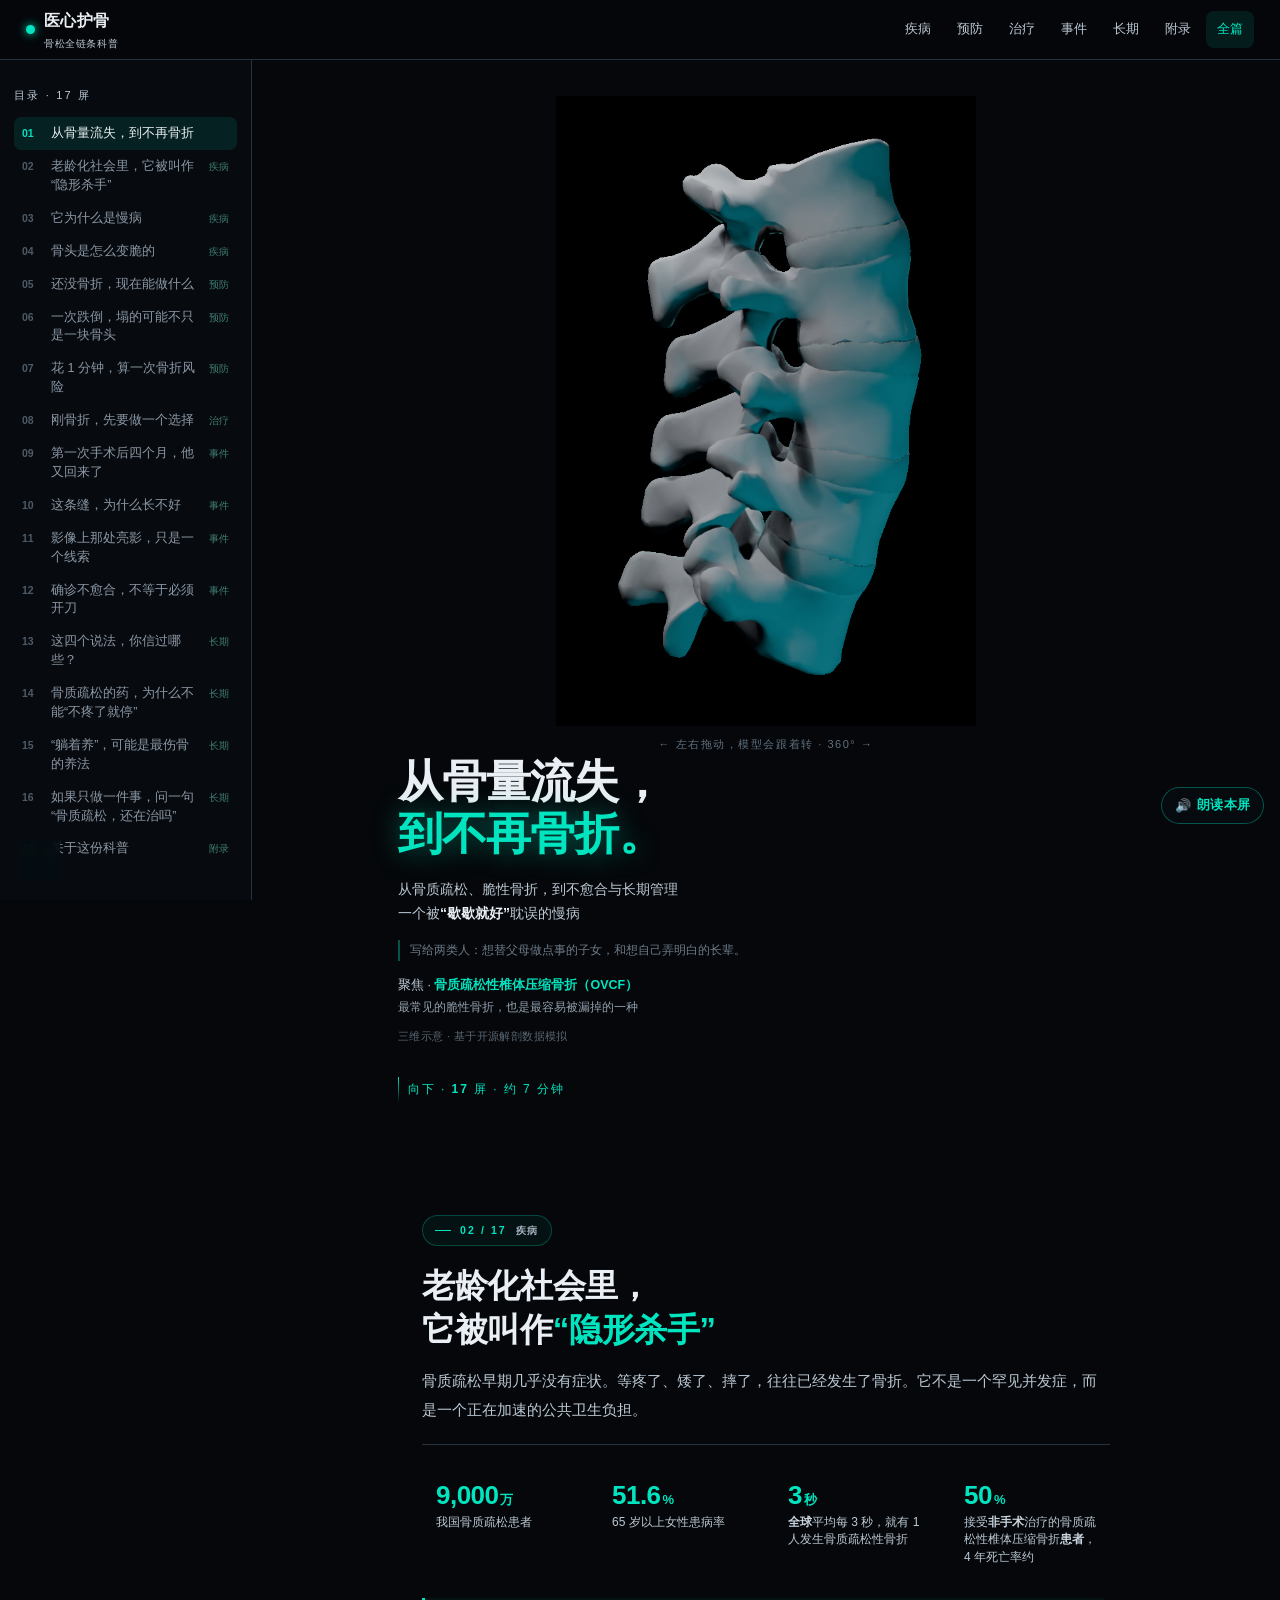
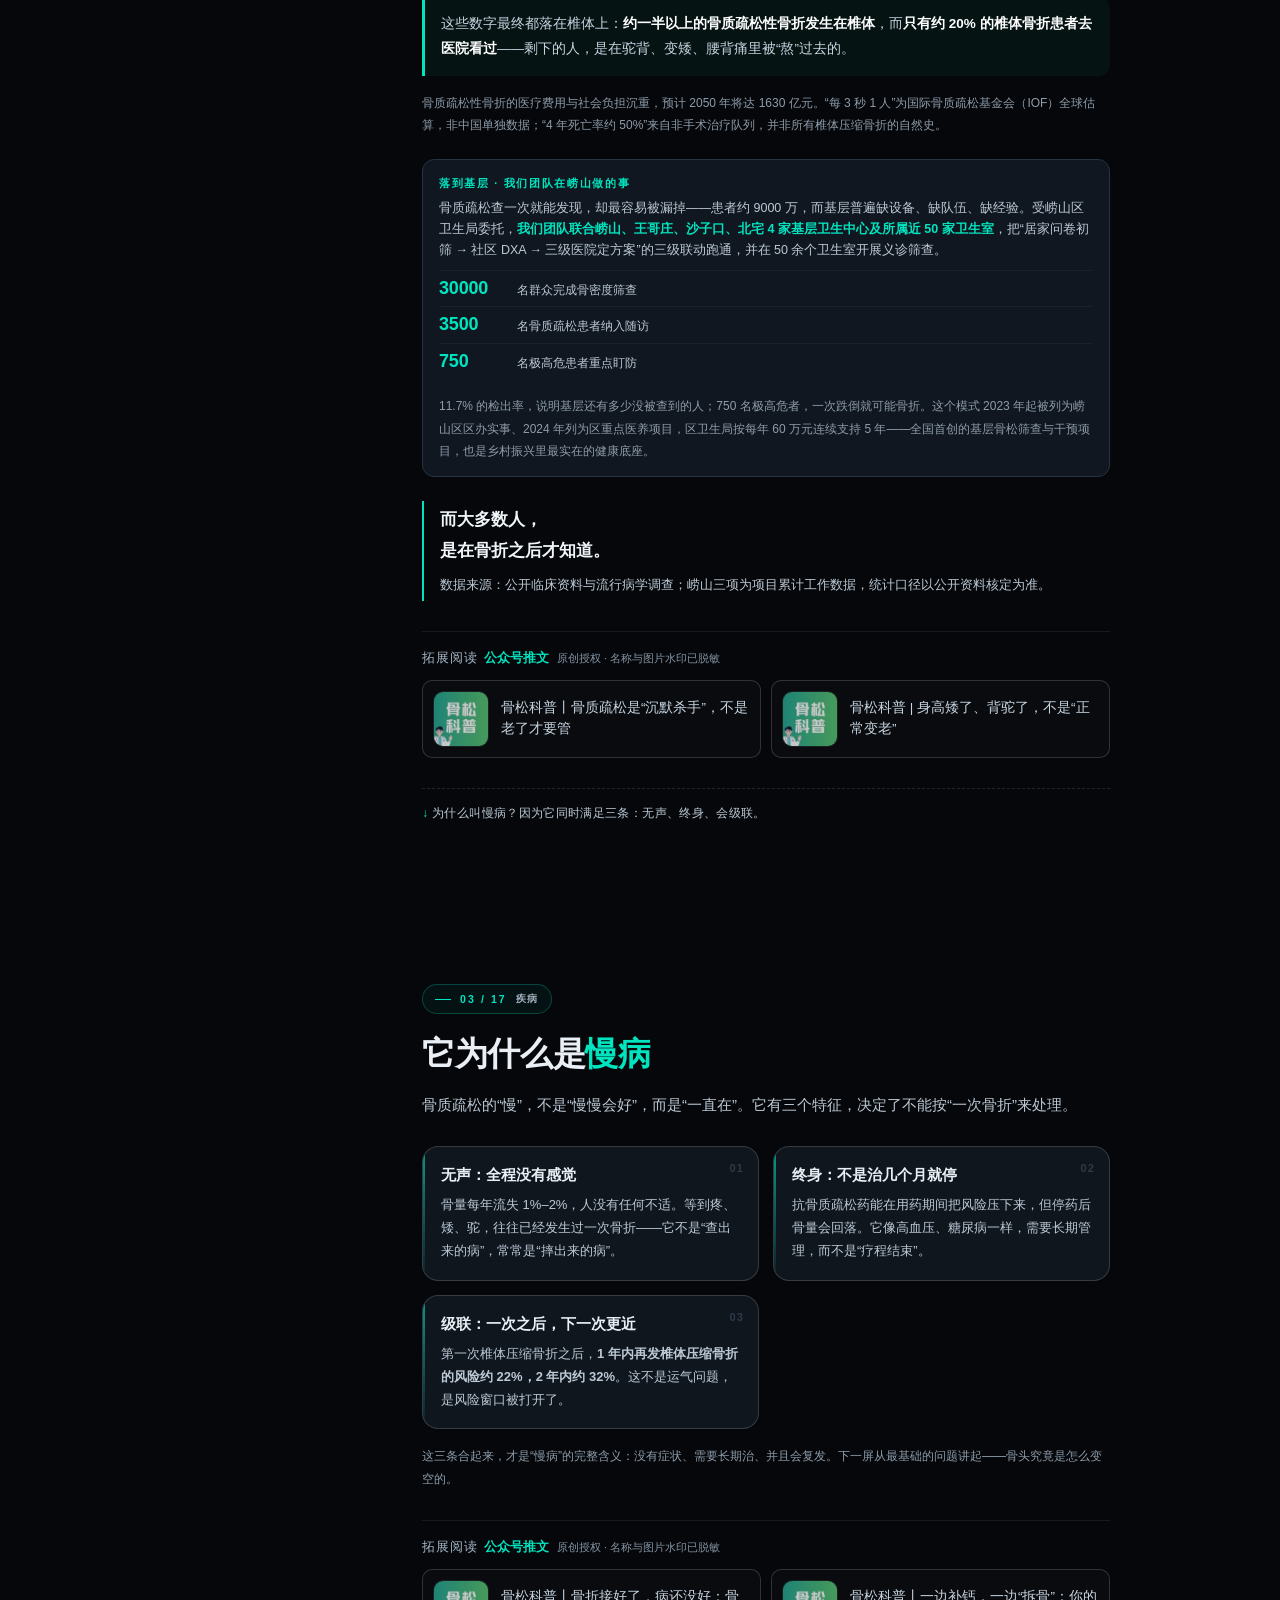
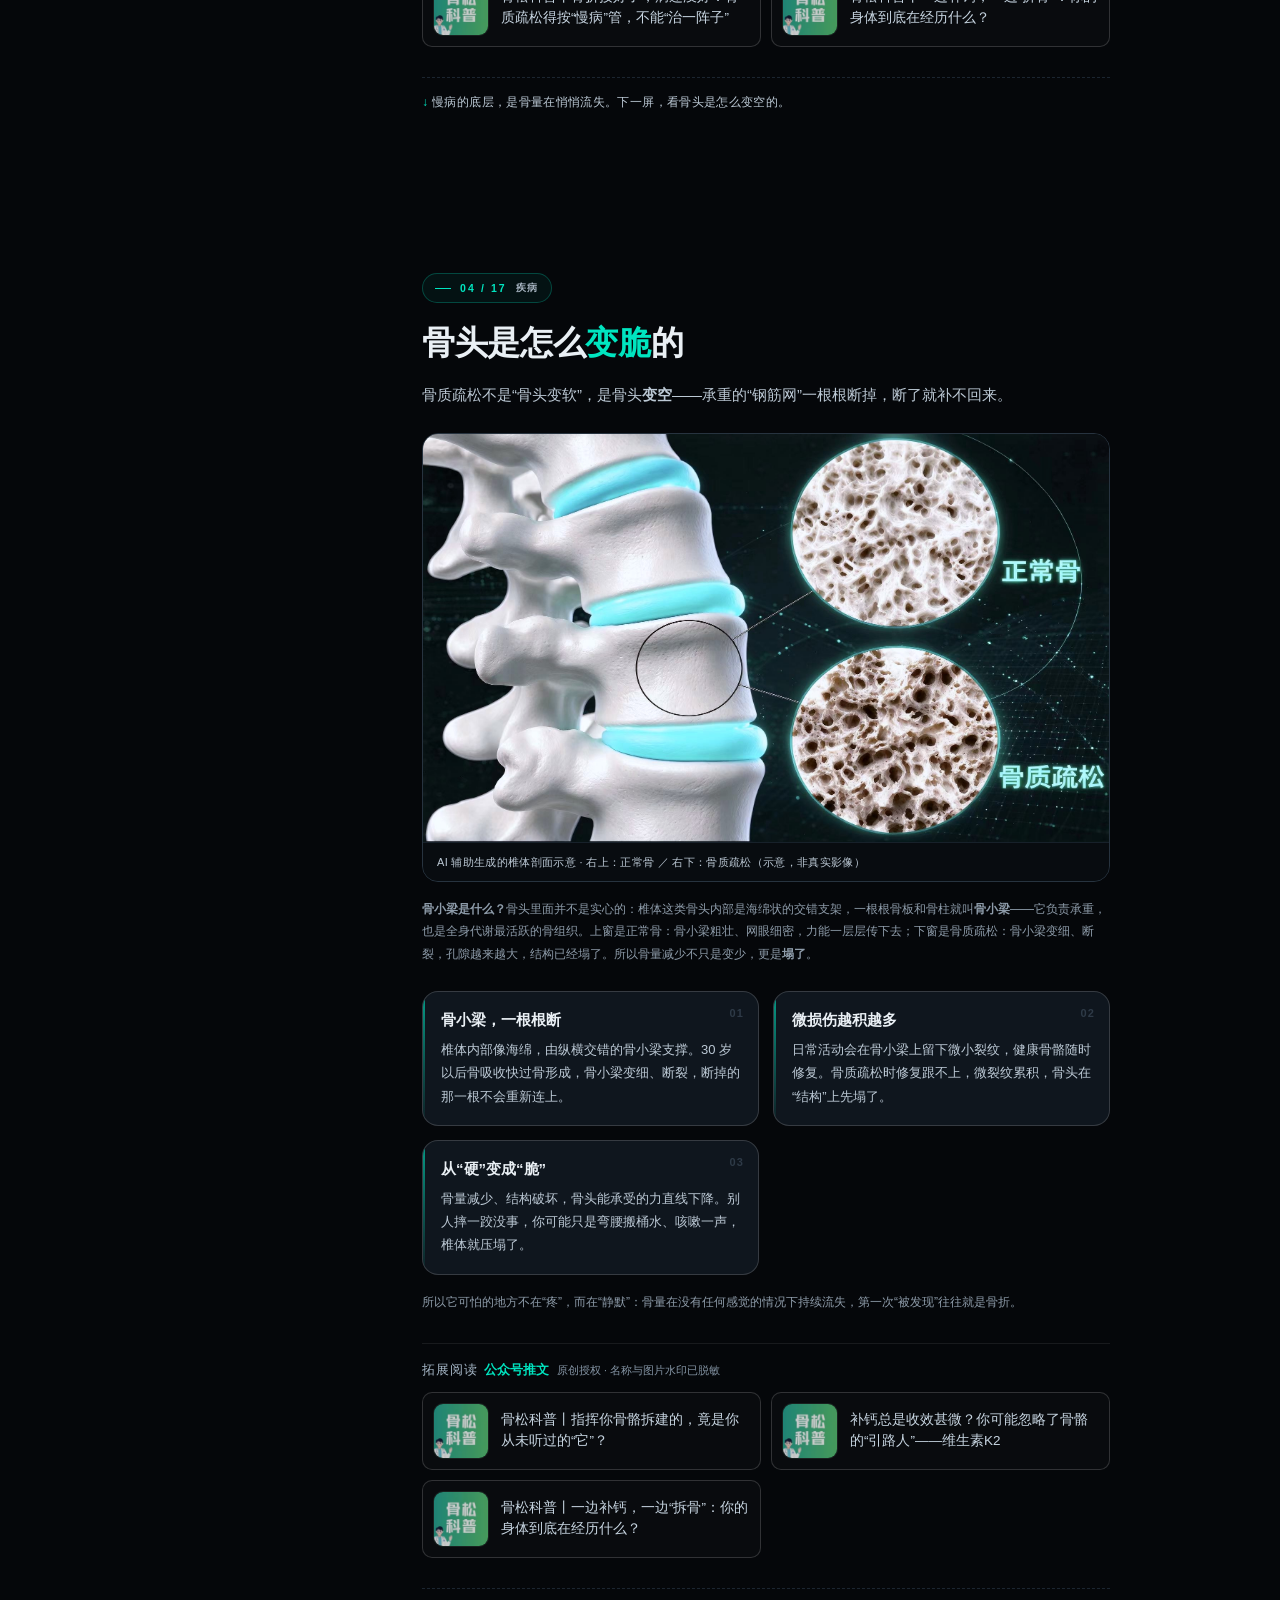
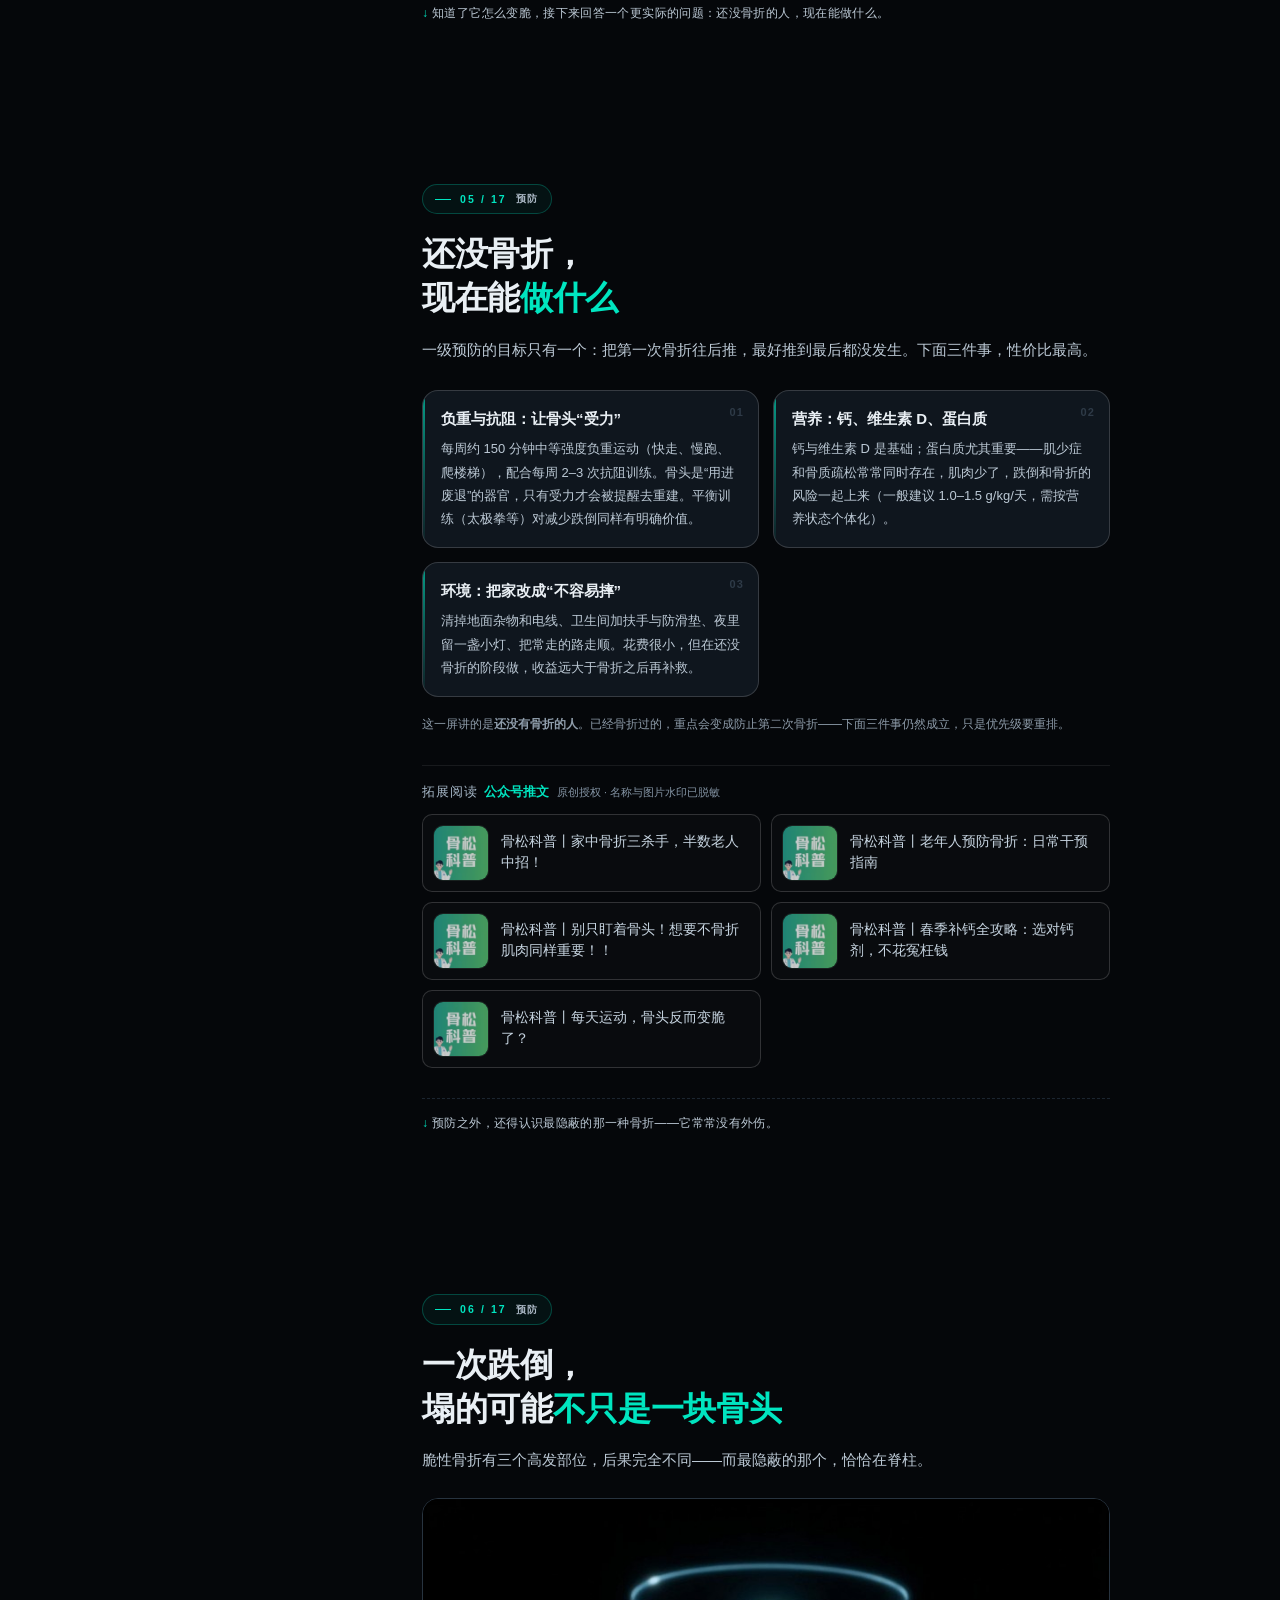
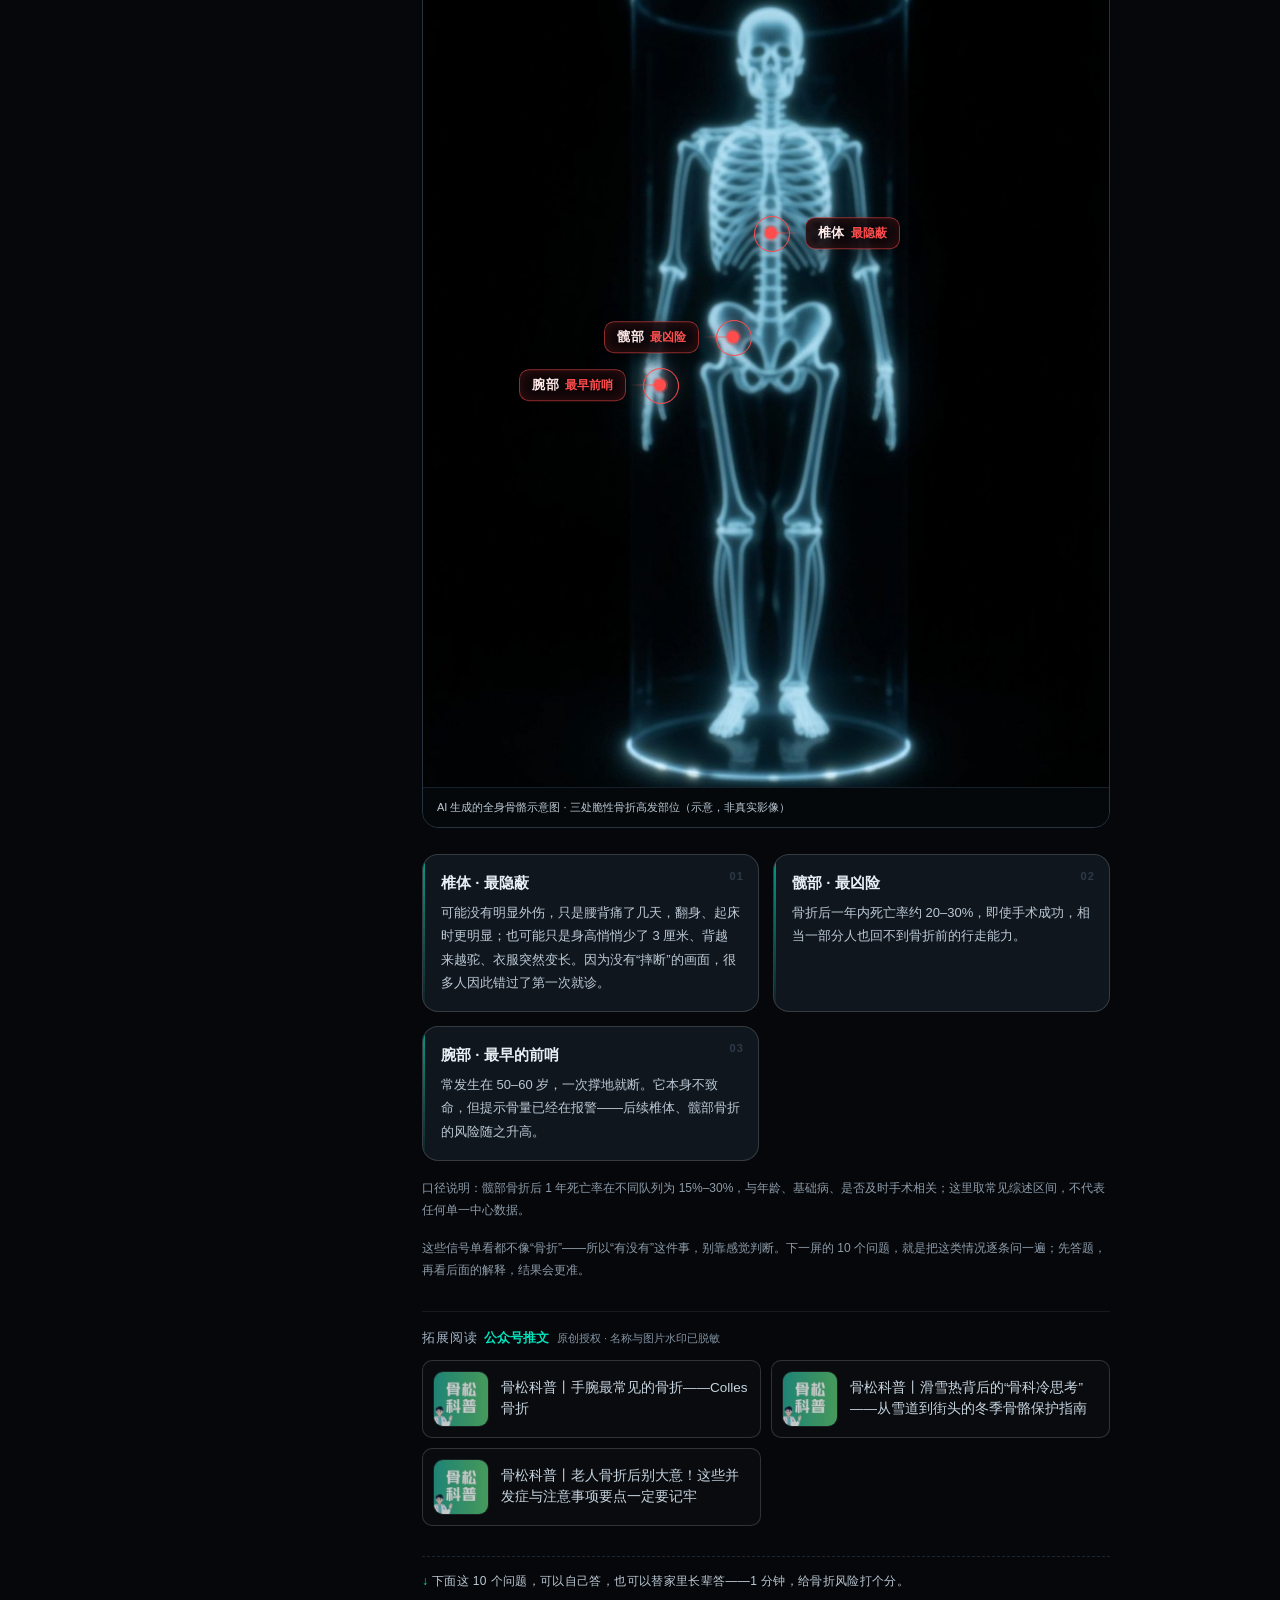
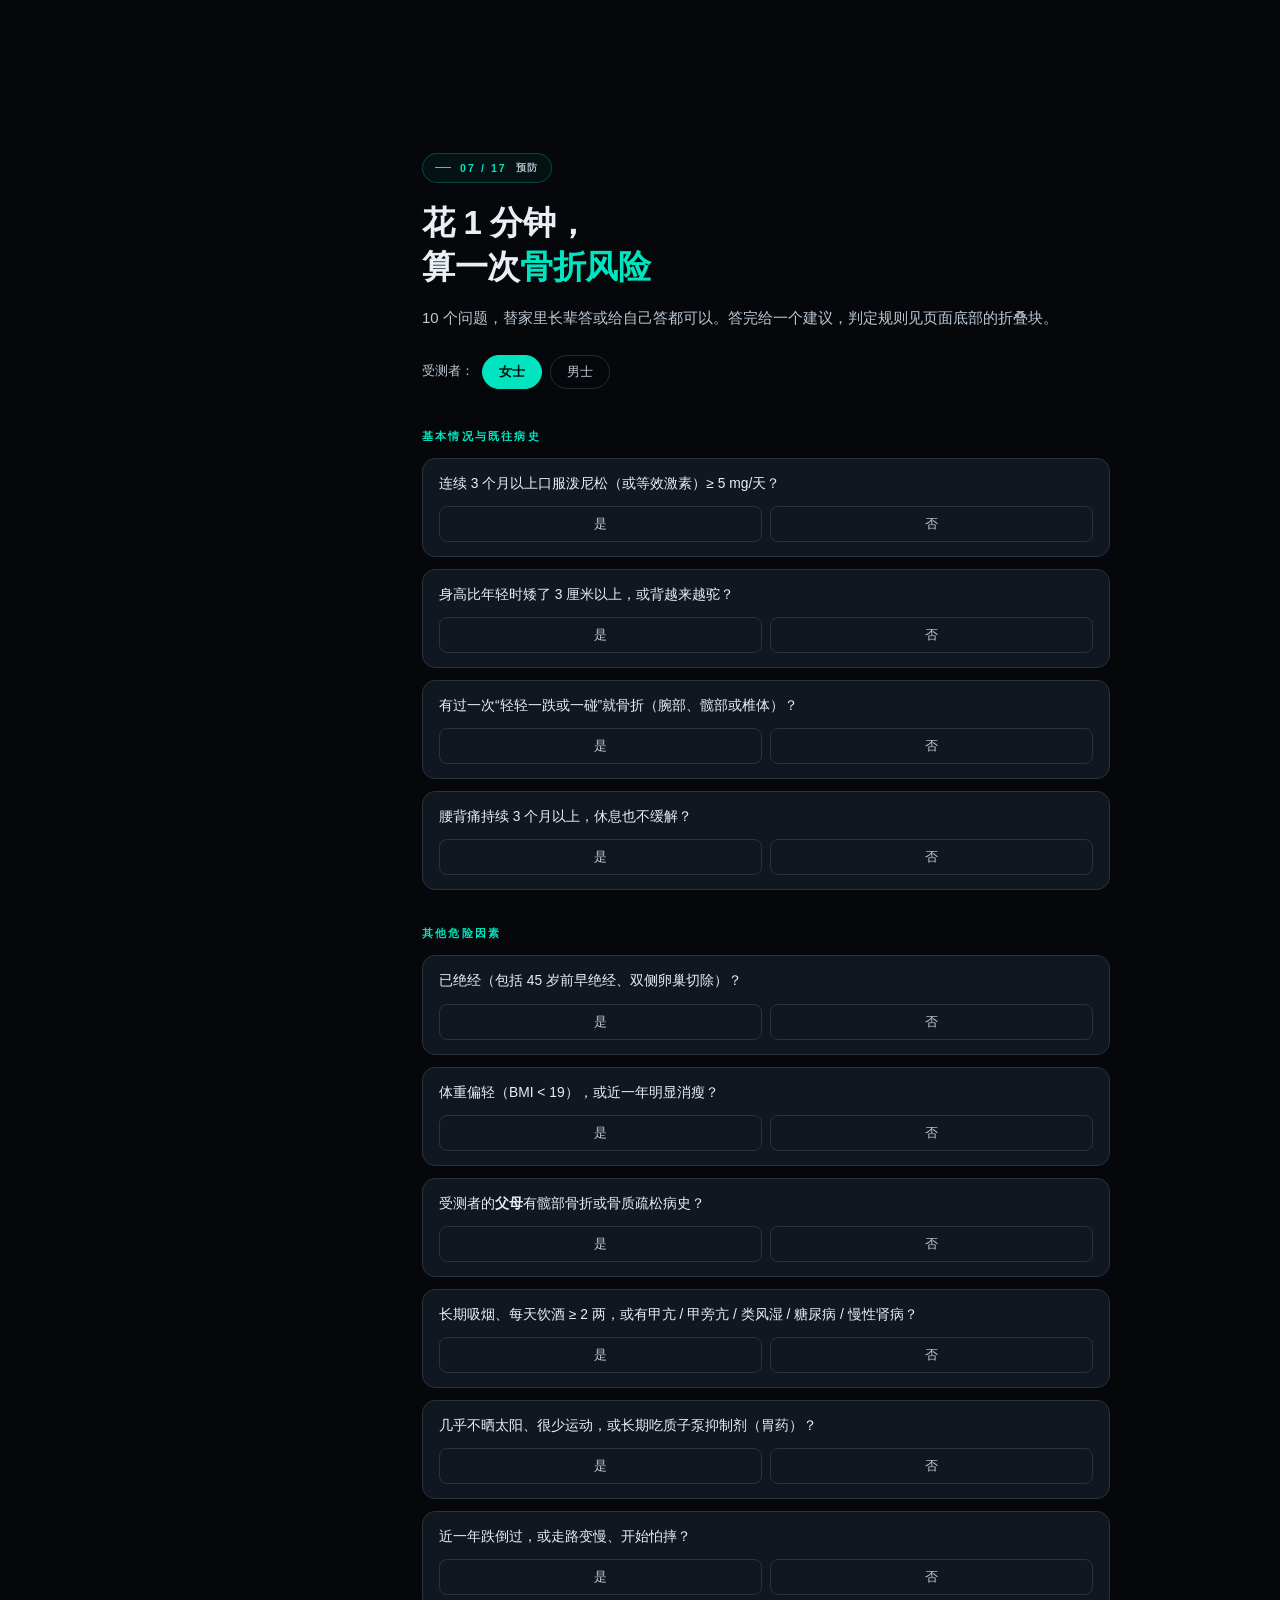
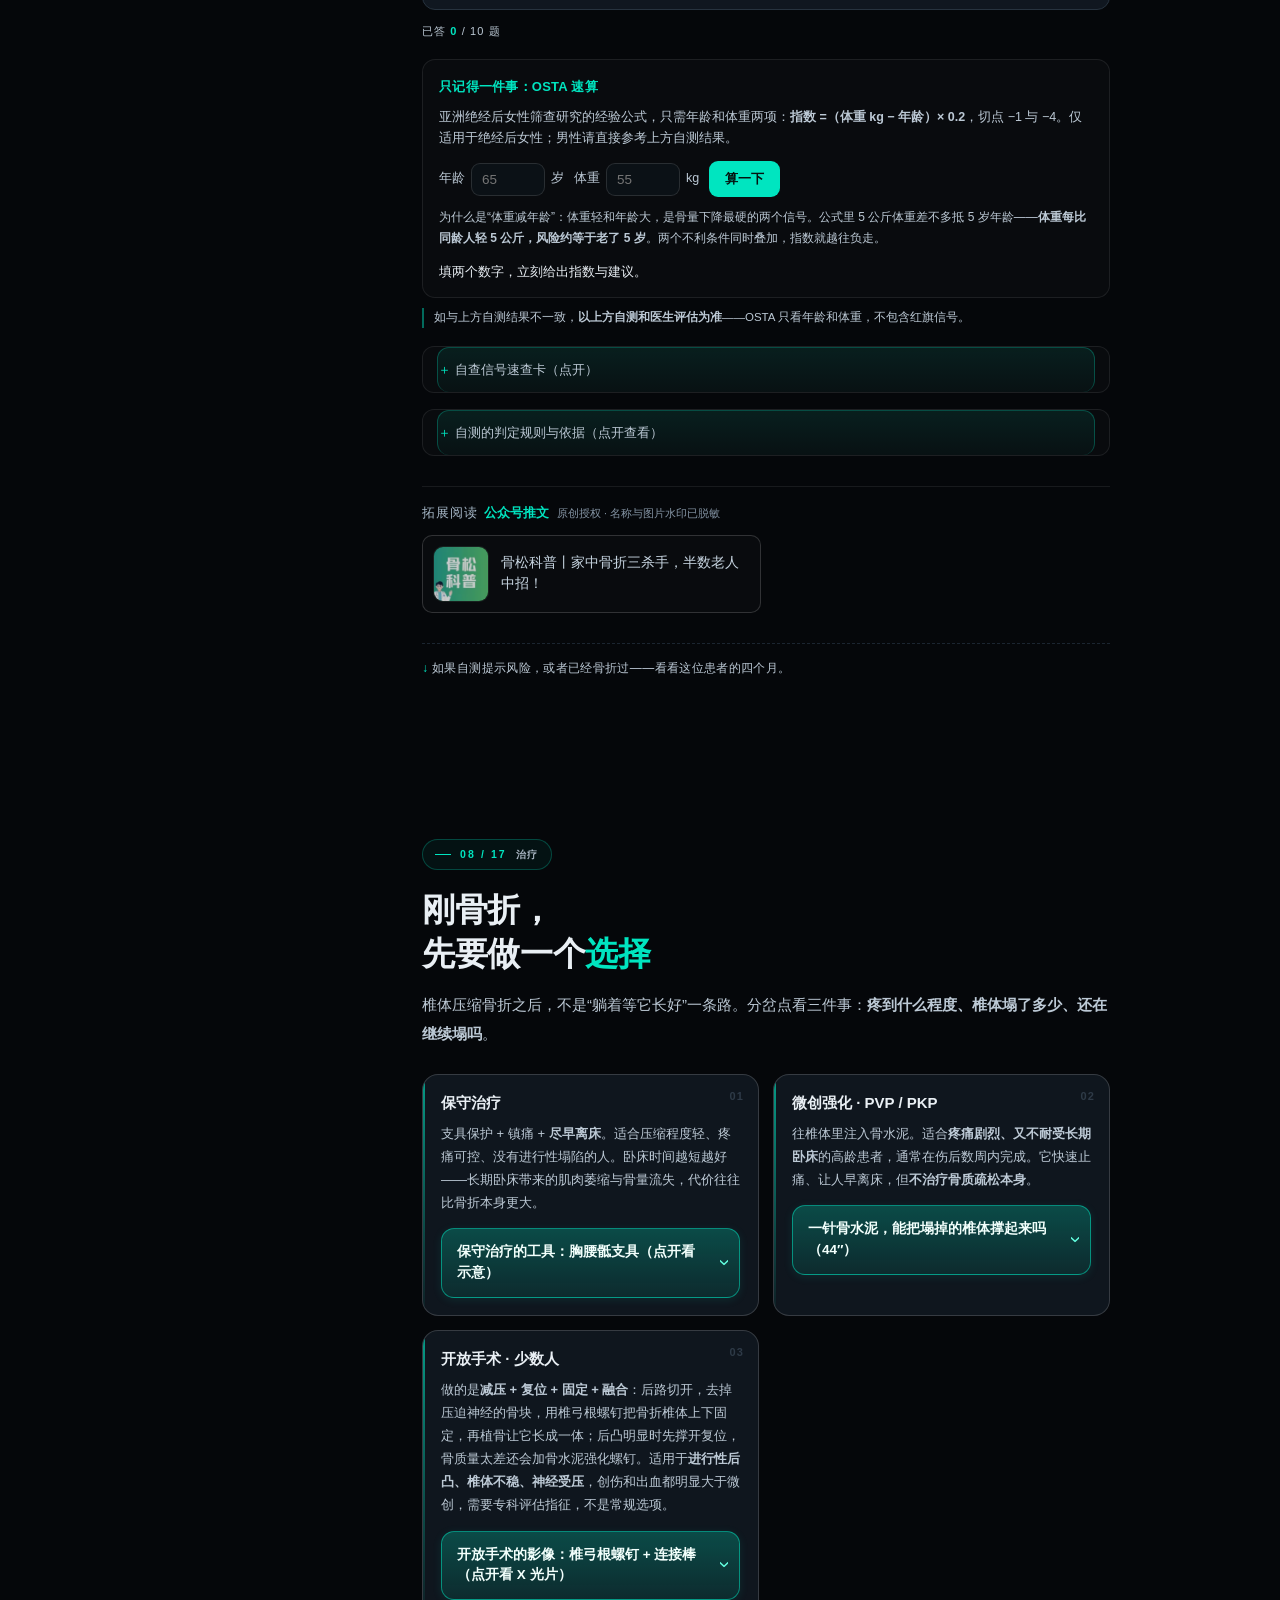
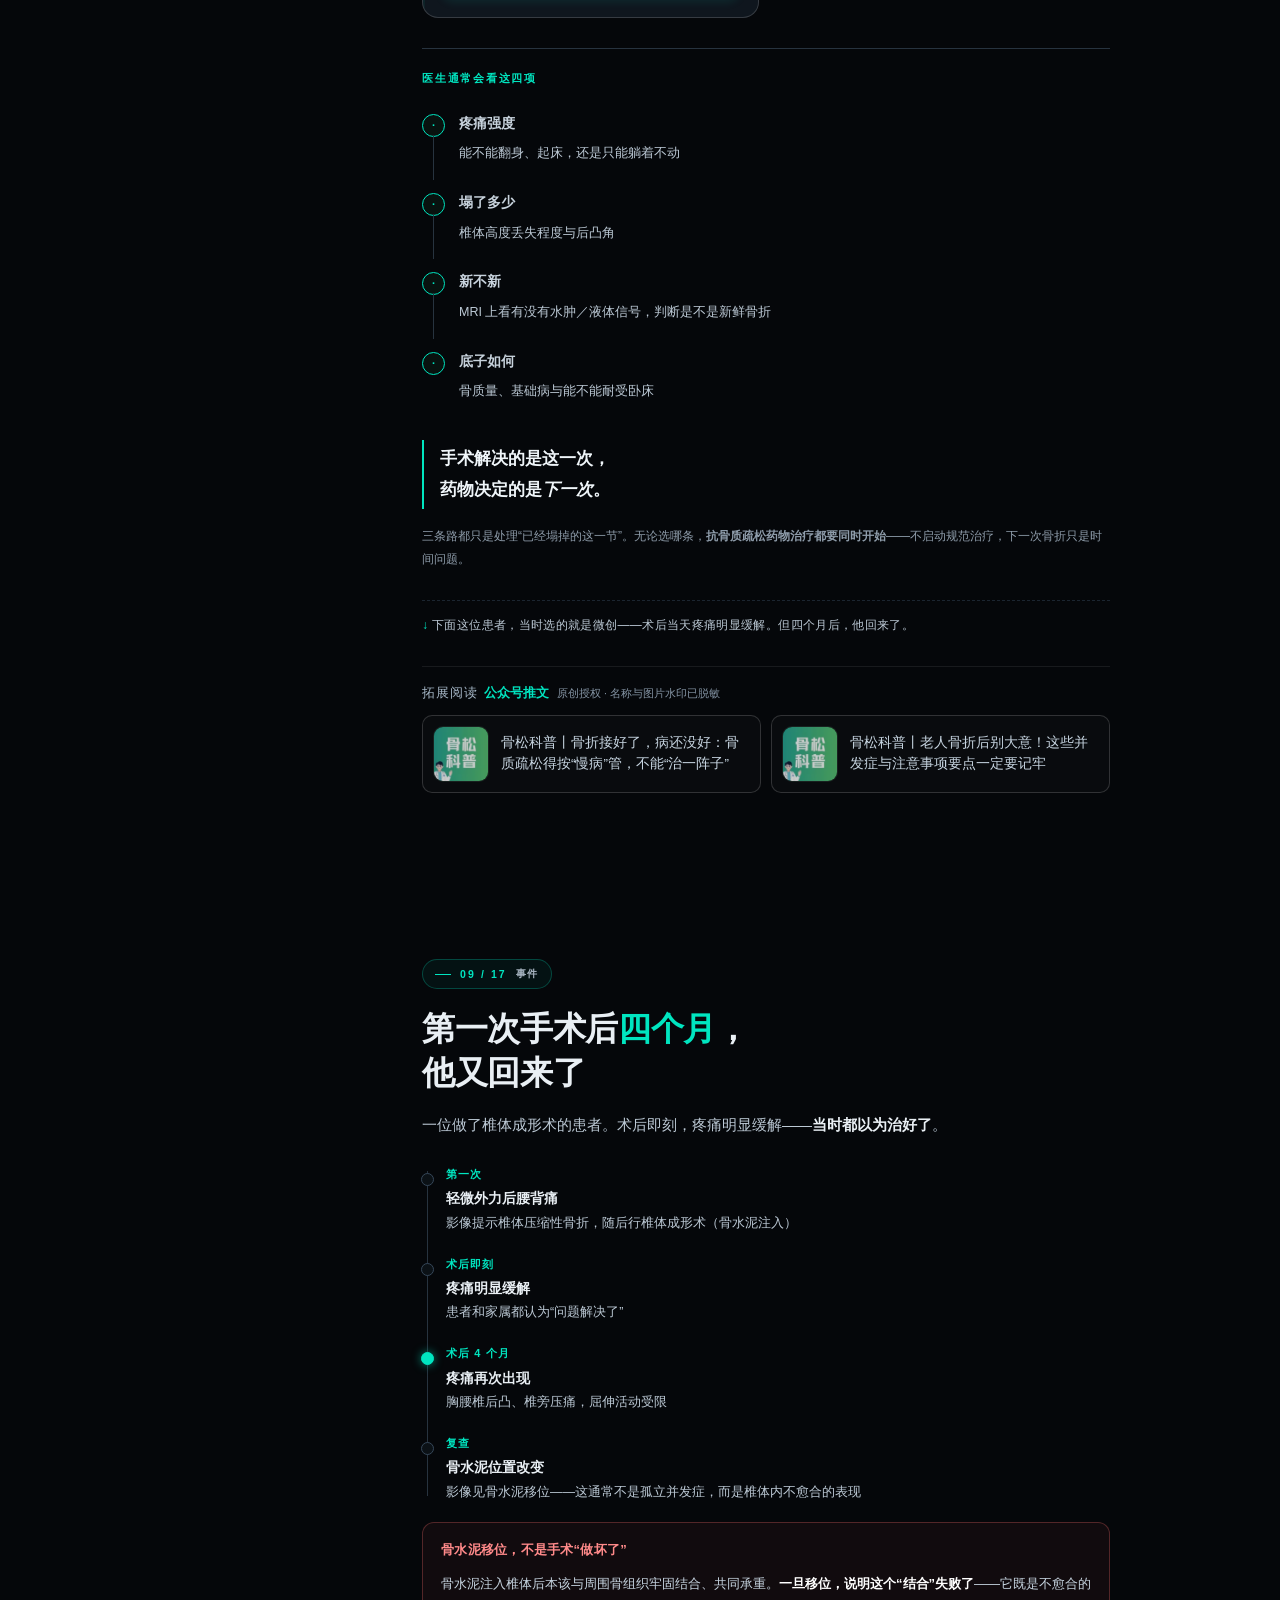
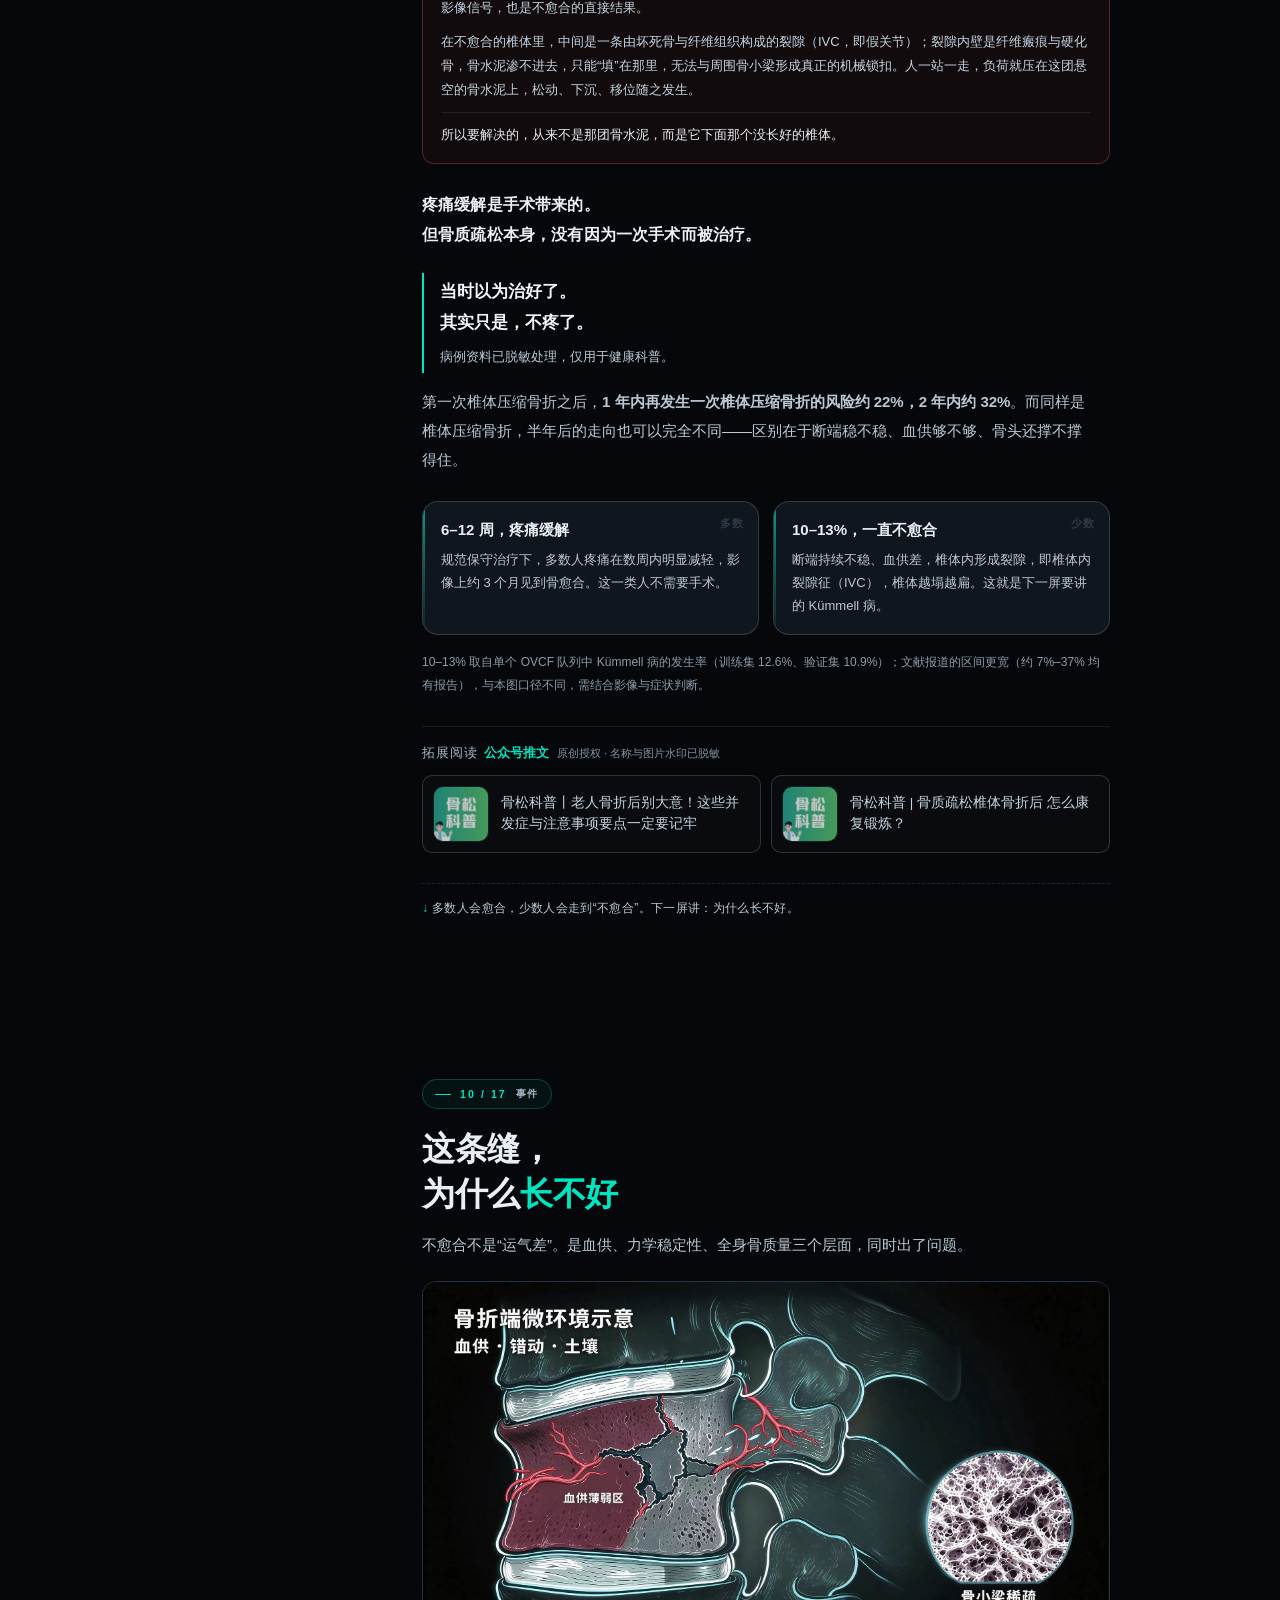
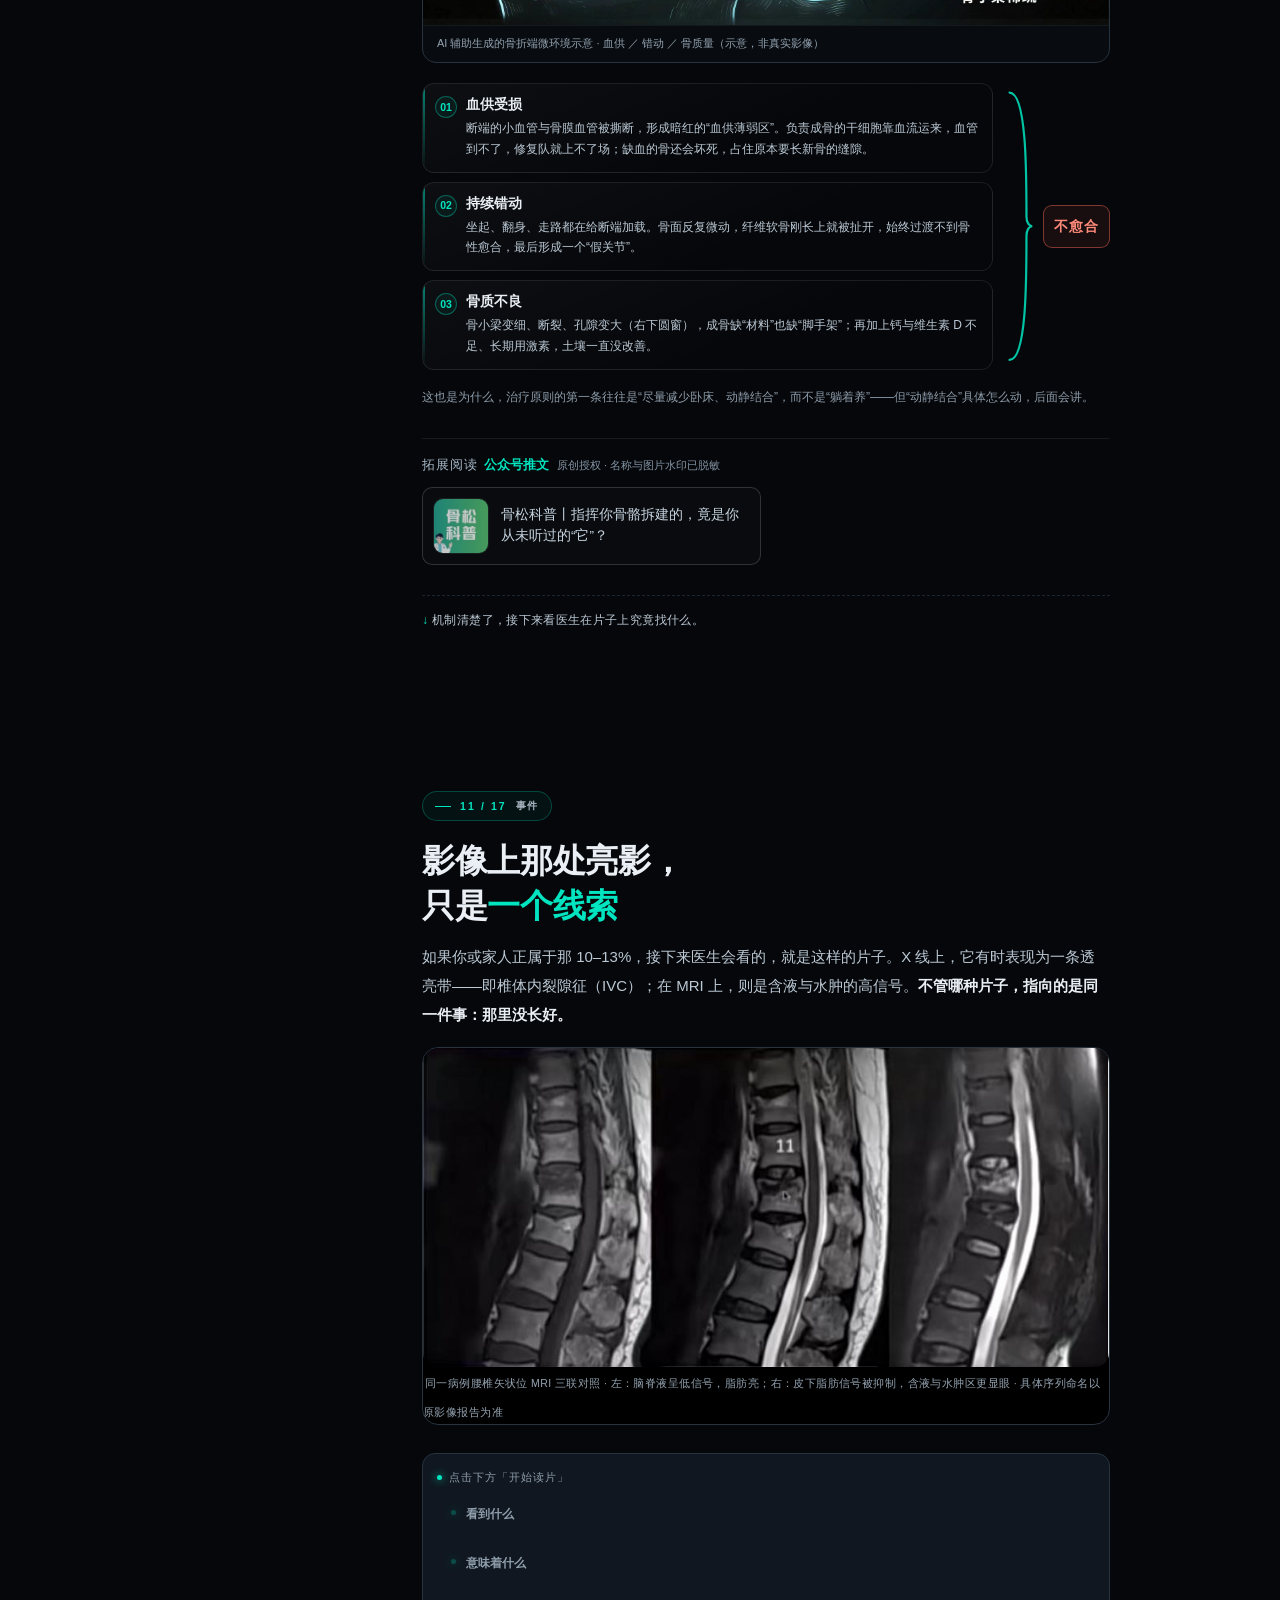
<file: index.html>
<!doctype html>
<html lang="zh-CN">
<head>
<meta charset="utf-8">
<meta name="viewport" content="width=device-width,initial-scale=1,viewport-fit=cover">
<meta name="theme-color" content="#05070A">
<meta name="description" content="骨质疏松性椎体压缩骨折（OVCF）全链条科普：从骨量流失、脆性骨折、不愈合到长期管理，17 屏完整版。">
<title>从骨量流失到不再骨折 · 骨质疏松椎体压缩性骨折全链条科普</title>
<style>
:root{
  --bg:#05070A; --panel:#0C1116; --line:#1B2530;
  --accent:#00E5C0; --accent-dim:rgba(0,229,192,.14);
  --text:#E9EFF4; --mute:#BCC9D5; --warn:#FF6B57;
  --max:520px;
}
*{margin:0;padding:0;box-sizing:border-box;-webkit-tap-highlight-color:transparent}
html,body{background:var(--bg);color:var(--text)}
body{
  font-family:-apple-system,BlinkMacSystemFont,"PingFang SC","Hiragino Sans GB","Microsoft YaHei",sans-serif;
  line-height:1.75;overflow-x:hidden;-webkit-font-smoothing:antialiased;
}
img,svg,video{display:block;max-width:100%}
button{font-family:inherit;color:inherit;background:none;border:none;cursor:pointer}

/* ===== 顶部进度 ===== */
#bar{position:fixed;top:0;left:0;height:2px;width:0;background:var(--accent);z-index:99;box-shadow:0 0 12px var(--accent);transition:width .1s linear}

/* ===== 右侧导航 ===== */

/* ===== 节 ===== */
section{position:relative;padding:58px 22px 66px;max-width:var(--max);margin:0 auto}
.tag{font-size:11px;letter-spacing:.22em;color:var(--accent);text-transform:uppercase;font-weight:600;margin-bottom:14px;display:flex;align-items:center;gap:8px;flex-wrap:wrap}
.tag::before{content:"";width:16px;height:1px;background:var(--accent);display:block;flex:none}
h2{font-size:clamp(21px,6vw,26px);font-weight:800;line-height:1.36;letter-spacing:-.01em}
h2 em{font-style:normal;color:var(--accent)}
p.lead{color:var(--mute);font-size:15px;margin-top:14px}
p.lead strong{color:var(--text);font-weight:600}

/* ===== 01 封面 ===== */
#s1{min-height:100vh;min-height:100svh;display:flex;flex-direction:column;justify-content:center;padding-top:36px;padding-bottom:36px;max-width:none}
#s1 .inner{max-width:var(--max);margin:0 auto;width:100%;padding:0 22px}
.hero3d{width:min(88vw,360px);margin:0 auto 2px;position:relative;touch-action:none}
.hero3d video{width:100%;height:auto;display:block;user-select:none;-webkit-user-drag:none;cursor:grab;background:transparent}
.hero3d.dragging video{cursor:grabbing}
.hero-note{margin-top:10px;font-size:10.5px;line-height:1.6;letter-spacing:.04em;color:#5A6874}
.hero-note b{color:#7C8B98;font-weight:600}
.herotip{position:absolute;left:0;right:0;bottom:6px;text-align:center;font-size:10.5px;letter-spacing:.16em;color:#4E6470;pointer-events:none;transition:opacity .5s}
.hero3d.touched .hero-note{margin-top:10px;font-size:10.5px;line-height:1.6;letter-spacing:.04em;color:#5A6874}
.hero-note b{color:#7C8B98;font-weight:600}
.herotip{position:static;display:block;margin:9px 0 0;text-align:center;font-size:11px;letter-spacing:.14em;color:#5F7180;pointer-events:none}
.title{font-size:clamp(33px,10vw,45px);font-weight:900;line-height:1.16;letter-spacing:-.02em}
.title .cut{color:var(--accent);text-shadow:0 0 28px rgba(0,229,192,.45)}
.hero-sub{margin-top:16px;color:var(--mute);font-size:14px}
.hero-sub b{color:var(--text);font-weight:600}
.hint{margin-top:32px;display:flex;align-items:center;gap:9px;color:var(--accent);font-size:12px;letter-spacing:.16em}
.hint i{width:1px;height:26px;background:linear-gradient(var(--accent),transparent);display:block;animation:drop 1.8s ease-in-out infinite}
@keyframes drop{0%,100%{opacity:.25;transform:scaleY(.6)}50%{opacity:1;transform:scaleY(1)}}

/* ===== 02 时间轴 ===== */
.tl{margin-top:26px;position:relative;padding-left:24px}
.tl::before{content:"";position:absolute;left:5px;top:6px;bottom:6px;width:1px;background:var(--line)}
.tl .node{position:relative;padding-bottom:22px}
.tl .node:last-child{padding-bottom:0}
.tl .node::before{content:"";position:absolute;left:-25px;top:8px;width:11px;height:11px;border-radius:50%;background:#0B1116;border:1px solid #36485A}
.tl .node.hot::before{background:var(--accent);border-color:var(--accent);box-shadow:0 0 10px rgba(0,229,192,.6)}
.tl .when{font-size:11px;letter-spacing:.1em;color:var(--accent);font-weight:700}
.tl .what{font-size:14px;font-weight:700;margin-top:2px}
.tl .note{font-size:12.5px;color:var(--mute);margin-top:2px;line-height:1.6}
.quote{margin-top:24px;border-left:2px solid var(--accent);padding:4px 0 4px 14px;font-size:15px;font-weight:600;line-height:1.7}
.quote span{color:var(--mute);font-weight:400;font-size:12.5px;display:block;margin-top:8px}
.pivot{margin-top:24px;font-size:15px;font-weight:700;line-height:1.75;color:var(--text);letter-spacing:.01em}
.pivot b,.pivot strong{color:var(--accent)}

/* ===== 04 真实影像读片 ===== */
.film{position:relative;margin-top:24px;border:1px solid var(--line);border-radius:16px;overflow:hidden;background:#000}
.film img{width:100%;display:block;filter:contrast(1.06) saturate(.92) brightness(.98)}
.figrow{display:flex;gap:14px;margin-top:18px;align-items:stretch}
.figrow .film{flex:none;width:42%;margin-top:0}
.figrow.stacked{flex-direction:column}
.figrow.stacked .film{width:100%}
.figrow.stacked .film img{border-radius:14px}
.figrow.stacked .resultpanel{margin-top:14px}
.figrow.stacked .filmcap{position:static;background:none;padding:8px 2px 2px;font-size:10.5px;color:var(--mute)}
.figrow.stacked .film{margin-bottom:0}
.figrow .filmcap{font-size:9px;padding:16px 7px 6px;line-height:1.35;letter-spacing:.04em}
.resultpanel{flex:1;min-width:0;border:1px solid var(--line);border-radius:13px;background:var(--panel);
  padding:14px 14px;display:flex;flex-direction:column;justify-content:center;position:relative;overflow:hidden}
.rp-hint{font-size:10.5px;color:#8F9EAC;letter-spacing:.1em;margin-bottom:12px;display:flex;align-items:center;gap:7px;transition:.35s}
.rp-hint::before{content:"";width:5px;height:5px;border-radius:50%;background:var(--accent);box-shadow:0 0 8px var(--accent);flex:none;animation:pulse 1.6s ease-in-out infinite}
@keyframes pulse{0%,100%{opacity:.35}50%{opacity:1}}
.film.done ~ .resultpanel .rp-hint{opacity:0;margin-bottom:0;height:0;overflow:hidden}
.figrow .result{flex:1;min-width:0;margin-top:0;gap:10px}
.figrow .rline{font-size:12px;line-height:1.55;align-items:flex-start;opacity:1;border-left-color:transparent}
.figrow .rline b{color:#8F9EAC;transition:color .4s}
.figrow .rline span{opacity:0;transition:opacity .45s}
.figrow .rline .dot{opacity:.25;transition:opacity .4s}
.figrow .rline .dot{margin-top:5px}
.figrow .rline b{display:block;margin-bottom:2px}
section.compact{padding-top:46px;padding-bottom:52px}
.filmScan{
  position:absolute;left:0;right:0;height:2px;top:0;opacity:0;pointer-events:none;
  background:linear-gradient(90deg,transparent,var(--accent),transparent);
  box-shadow:0 0 16px var(--accent);z-index:2;
}
.film.scanning .filmScan{opacity:1;animation:scan 1.5s cubic-bezier(.4,0,.6,1) forwards}
.filmcap{
  position:absolute;left:0;right:0;bottom:0;padding:24px 14px 9px;
  font-size:10.5px;letter-spacing:.08em;color:#9FB0BD;
  background:linear-gradient(transparent,rgba(5,7,10,.94));
}
.film.done ~ .resultpanel .rline{opacity:1;transform:none;border-left-color:var(--line)}
.film.done ~ .resultpanel .rline b{color:var(--text)}
.film.done ~ .resultpanel .rline span{opacity:1}
.film.done ~ .resultpanel .rline .dot{opacity:1}
@keyframes scan{from{top:6%}to{top:94%}}
.result{margin-top:14px;display:flex;flex-direction:column;gap:8px}
.rline{display:flex;align-items:center;gap:10px;font-size:13px;opacity:0;transform:translateY(6px);transition:.45s;border-left:2px solid var(--line);padding-left:12px}
.rline b{color:var(--text);font-weight:600}
.rline span{color:var(--mute)}
.rline .dot{width:5px;height:5px;border-radius:50%;background:var(--accent);flex:none;box-shadow:0 0 8px var(--accent)}
.result .rline:nth-child(1){transition-delay:.05s}
.result .rline:nth-child(2){transition-delay:.18s}
.result .rline:nth-child(3){transition-delay:.31s}

.btn{margin-top:20px;width:100%;padding:15px;border-radius:12px;background:var(--accent);color:#04110E;font-weight:800;font-size:15px;letter-spacing:.06em;transition:.25s;box-shadow:0 8px 28px rgba(0,229,192,.22)}
.btn:active{transform:scale(.985)}
.btn[disabled]{background:#16211C;color:#4E5F58;box-shadow:none}

/* ===== 折叠 ===== */
details{margin-top:20px;border:1px solid var(--line);border-radius:12px;background:var(--panel);overflow:hidden}
summary{padding:14px 16px;font-size:13.5px;font-weight:600;cursor:pointer;list-style:none;display:flex;align-items:center;justify-content:space-between;gap:10px}
summary::-webkit-details-marker{display:none}
summary::after{content:"+";color:var(--accent);font-size:17px;font-weight:400;line-height:1}
details[open] summary::after{content:"–"}
details[open] summary{border-bottom:1px solid var(--line)}
.dbody{padding:16px}

/* ===== 卡片通用 ===== */
.cards{margin-top:24px;display:flex;flex-direction:column;gap:10px}
.card{border:1px solid var(--line);background:var(--panel);border-radius:14px;padding:16px 18px;position:relative;overflow:hidden}
.card::before{content:"";position:absolute;left:0;top:0;bottom:0;width:2px;background:var(--accent);opacity:.65}
.card h3{font-size:15px;font-weight:700;margin-bottom:5px}
/* 06 治疗分岔：三路径横向并列 + 大括号收口 + 药物治疗底座 */
.branches{margin-top:24px}
.brs{display:grid;grid-template-columns:repeat(3,1fr);gap:8px}
.br{border:1px solid var(--line);background:var(--panel);border-radius:13px;padding:13px 11px;display:flex;flex-direction:column;gap:7px}
.bn{font-size:10px;font-weight:800;letter-spacing:.1em;color:#2E3A47}
.br h3{font-size:12.5px;font-weight:700;line-height:1.4;letter-spacing:.01em}
.br p{font-size:11.5px;color:var(--mute);line-height:1.62}
.br p b{color:var(--accent);font-weight:600}
.brace{height:16px;margin-top:10px;border-left:1px solid rgba(0,229,192,.55);border-right:1px solid rgba(0,229,192,.55);border-bottom:1px solid rgba(0,229,192,.55);border-radius:0 0 12px 12px}
.basebar{margin-top:-1px;border:1px solid rgba(0,229,192,.45);background:var(--accent-dim);border-radius:14px;padding:16px 18px}
.basebar .bt{font-size:10.5px;font-weight:800;letter-spacing:.14em;color:var(--accent);margin-bottom:8px}
.basebar h3{font-size:15.5px;font-weight:800;margin-bottom:6px;color:var(--text)}
.basebar p{font-size:13px;color:#B9C6D2;line-height:1.65}
.basebar p b{color:var(--accent)}
/* 10 屏：序贯动画 */
.seqblock{margin-top:30px;border-top:1px solid var(--line);padding-top:22px}
.seqhd{display:flex;align-items:baseline;justify-content:space-between;gap:10px;margin-bottom:4px}
.seqtt{font-size:14px;font-weight:800;letter-spacing:.02em;color:var(--text)}
.seqmeta{font-size:10.5px;color:#93A1AE;letter-spacing:.1em}
.seqfilm{position:relative;border:1px solid var(--line);border-radius:13px;background:linear-gradient(180deg,#0A141C,#04070A);padding:12px 10px 8px;will-change:transform;transform-origin:50% 50%}
.seqfilm.zap{animation:seqZap .42s cubic-bezier(.2,.9,.3,1.4)}
@keyframes seqZap{0%{transform:scale(1)}32%{transform:scale(1.055)}100%{transform:scale(1)}}
.seqfilm svg{width:100%;height:auto;display:block;overflow:visible}
.seqfilm .grid line{stroke:#1B2530;stroke-width:1}
.seqfilm .grid .gline{stroke:#141D26;stroke-dasharray:3 5}
.seqfilm .ax{fill:#C6D4E0;font-size:13px;letter-spacing:.03em}
.seqfilm .ax.start{fill:#AFC8D8;font-size:12px}
.seqfilm .curve{fill:none;stroke-width:2.8;stroke-linecap:round;stroke-dasharray:1;stroke-dashoffset:1}
.seqfilm .rise{stroke:#4E7A8A}
.seqfilm .green{stroke:#00E5C0;filter:drop-shadow(0 0 4px rgba(0,229,192,.55))}
.seqfilm .red{stroke:#FF6B57;filter:drop-shadow(0 0 4px rgba(255,107,87,.55))}
.seqfilm .area{opacity:0;transition:opacity .8s}
.seqfilm .area.on{opacity:1}
.seqfilm .handoff{opacity:0;transition:opacity .5s}
.seqfilm .handoff.on{opacity:1}
.seqfilm .handoff line{stroke:#00E5C0;stroke-width:1;stroke-dasharray:4 4;opacity:.45}
.seqfilm .handoff text{fill:#37F2D2;font-size:12.5px;font-weight:600;letter-spacing:.05em}
.seqfilm .handoff circle{fill:#05080B;stroke:#00E5C0;stroke-width:2.2}
.seqfilm .gap{opacity:0;transition:opacity .5s}
.seqfilm .gap.on{opacity:1}
.seqfilm .gap line{stroke:#FF6B57;stroke-width:1.2;stroke-dasharray:3 3;opacity:.6}
.seqfilm .gap path{fill:#FF6B57;opacity:.85}
.seqfilm .lab{opacity:0;transform:translateY(5px);transition:opacity .45s,transform .45s cubic-bezier(.2,.9,.3,1.2)}
.seqfilm .lab.on{opacity:1;transform:translateY(0)}
.seqfilm .lab text{font-size:17px;font-weight:600;letter-spacing:.03em}
.seqfilm .lab .sub{font-size:13px;font-weight:400;opacity:1;letter-spacing:.06em}
.seqfilm .lab .bg{fill:#05080B;opacity:.9}
.seqfilm .lab.green text{fill:#00E5C0}
.seqfilm .lab.red text{fill:#FF6B57}
.seqfilm .crashring{transition:none}
.seqfilm.crash{animation:seqShake .55s ease-in-out}
@keyframes seqShake{0%,100%{transform:translate(0,0)}12%{transform:translate(-5px,2px)}26%{transform:translate(5px,-2px)}42%{transform:translate(-3.5px,1px)}60%{transform:translate(3px,-1px)}78%{transform:translate(-1.5px,0)}}
.seqcap{margin-top:16px;font-size:16.5px;font-weight:800;line-height:1.6;color:#A6B4C1;transition:color .5s,transform .5s}
.seqcap.on{color:var(--text);transform:none}
.seqsub{margin-top:5px;font-size:15px;font-weight:800;color:#A6B4C1;transition:color .5s}
.seqsub.on{color:var(--accent)}
.seqbar{margin-top:12px;height:2px;border-radius:2px;background:#131B23;overflow:hidden}
.seqbar i{display:block;height:100%;width:0;background:var(--accent)}
.seqfoot{margin-top:11px;display:flex;align-items:center;gap:10px;flex-wrap:wrap}
.seqbtn{border:1px solid rgba(0,229,192,.5);color:var(--accent);background:rgba(0,229,192,.08);border-radius:999px;padding:7px 15px;font-size:12px;font-weight:700;letter-spacing:.06em}
.seqbtn:active{transform:scale(.97)}
.seqnote{font-size:10.5px;color:#8F9EAC;line-height:1.5;flex:1;min-width:150px}
/* 06 屏：PVP/PKP 透视动画（折叠 + 视频 + 同步字幕） */
.svcblock{margin-top:30px}
.svcblock > summary{font-size:13.5px;line-height:1.6;letter-spacing:.02em;color:#9FB0BD;
  padding:14px 0;border-top:1px solid var(--line);border-bottom:1px solid var(--line);cursor:pointer}
.svcblock[open] > summary{border-bottom:none;color:var(--text)}
.svchd{display:flex;align-items:baseline;justify-content:space-between;gap:10px;margin:16px 0 10px}
.svceyebrow{font-family:"Songti SC","Source Han Serif SC","SimSun",serif;
  font-size:11.5px;letter-spacing:.30em;color:#7E8C99}
.svcmeta{font-size:10px;letter-spacing:.16em;color:#4E5A66}
.svcfilm{position:relative;border:1px solid var(--line);border-radius:10px;background:#05080B;overflow:hidden;line-height:0}
.svcfilm video{width:100%;height:auto;display:block}
.svcplay{position:absolute;inset:0;width:100%;height:100%;display:flex;flex-direction:column;
  align-items:center;justify-content:center;gap:12px;background:rgba(5,8,11,.55);
  color:var(--accent);font-size:13px;letter-spacing:.18em;border:0;
  font-family:"Songti SC","SimSun",serif;transition:opacity .35s}
.svcplay .tri{width:0;height:0;border-left:16px solid var(--accent);
  border-top:10px solid transparent;border-bottom:10px solid transparent;margin-left:4px}
.svcplay.hide{opacity:0;pointer-events:none}
.svccaps{position:relative;height:100px;margin-top:20px}
.svccap{position:absolute;left:0;right:0;top:0;margin:0;
  font-family:"Songti SC","Source Han Serif SC","SimSun",serif;
  font-size:17px;line-height:1.55;letter-spacing:.04em;color:var(--text);
  max-width:100%;word-break:break-word;overflow-wrap:anywhere;
  opacity:0;transform:translateY(6px);transition:opacity .5s ease,transform .5s ease}
.svccap.on{opacity:1;transform:translateY(0)}
.svccap em{font-style:normal;color:var(--accent)}
.svcbar{margin-top:6px;height:1px;background:#1B2530;overflow:hidden}
.svcbar i{display:block;height:100%;width:0;background:var(--accent)}
.svcfoot{margin-top:14px;display:flex;align-items:center;gap:12px;flex-wrap:wrap}
.svcbtn{font-family:"Songti SC","SimSun",serif;font-size:11.5px;letter-spacing:.18em;
  color:var(--accent);background:rgba(0,229,192,.06);border:1px solid rgba(0,229,192,.45);
  border-radius:999px;padding:6px 15px}
.svcbtn:active{opacity:.7}
.svcnote{font-size:10.5px;color:#8F9EAC;letter-spacing:.03em;line-height:1.75;flex:1 1 100%;margin-top:4px}
@media (max-width:380px){
  .brs{gap:6px}
  .br{padding:11px 9px}
  .br h3{font-size:11.5px}
  .br p{font-size:10.5px}
}
.card p{font-size:13.5px;color:var(--mute);line-height:1.65}
.card .idx{position:absolute;right:14px;top:12px;font-size:11px;color:#2E3A47;font-weight:800;letter-spacing:.1em}
.base-tag{display:inline-block;margin-bottom:9px;padding:3px 10px;border-radius:999px;background:var(--accent-dim);border:1px solid rgba(0,229,192,.45);color:var(--accent);font-size:10.5px;font-weight:800;letter-spacing:.14em}

/* ===== 05 误区翻转 ===== */
.myths{margin-top:24px;display:flex;flex-direction:column;gap:10px}
.myth{border:1px solid var(--line);border-radius:14px;background:var(--panel);overflow:hidden;transition:border-color .3s}
.myth.open{border-color:rgba(0,229,192,.45)}
.myth .q{width:100%;text-align:left;padding:15px 17px;display:flex;gap:11px;align-items:flex-start}
.myth .q .mk{flex:none;font-size:11px;font-weight:800;color:#7A4B44;background:rgba(255,107,87,.10);border:1px solid rgba(255,107,87,.28);border-radius:5px;padding:1px 6px;margin-top:2px;letter-spacing:.06em}
.myth .q .txt{font-size:14px;font-weight:600;line-height:1.6}
.myth .q .chev{flex:none;margin-left:auto;color:var(--accent);font-size:16px;line-height:1.4;transition:.3s}
.myth.open .q .chev{transform:rotate(45deg)}
.myth .a{max-height:0;overflow:hidden;transition:max-height .4s ease}
.myth.open .a{max-height:280px}
.myth .a .in{padding:0 17px 16px;border-top:1px solid var(--line);margin-top:0}
.myth .a .in p{font-size:13.2px;color:var(--mute);line-height:1.7;padding-top:12px}
.myth .a .in b{color:var(--accent);font-weight:600}

/* ===== 06 信号 ===== */
.sig{margin-top:24px;display:flex;flex-direction:column;gap:12px}
.sig .item{border:1px solid var(--line);border-radius:14px;padding:16px 18px;background:linear-gradient(160deg,rgba(0,229,192,.06),transparent 70%);position:relative}
.sig .item .big{font-size:26px;font-weight:900;color:var(--accent);letter-spacing:-.02em;line-height:1.1}
.sig .item .big small{font-size:13px;margin-left:2px;font-weight:700}
.sig .item b{display:block;font-size:14px;margin-top:8px;font-weight:700}
.sig .item span{font-size:12.8px;color:var(--mute);line-height:1.6;display:block;margin-top:2px}

/* ===== 07 自测 ===== */
.quiz{margin-top:22px;display:flex;flex-direction:column;gap:12px}
.q{border:1px solid var(--line);border-radius:13px;padding:14px 16px;background:var(--panel);transition:.3s}
.q.ans{border-color:rgba(0,229,192,.45)}
.q p{font-size:13.8px;line-height:1.6}
.q .yn{display:flex;gap:8px;margin-top:11px}
.q .yn button{flex:1;padding:8px;border-radius:8px;border:1px solid var(--line);font-size:13px;color:var(--mute);transition:.2s}
.q .yn button.on{border-color:var(--accent);color:var(--accent);background:var(--accent-dim);font-weight:700}
#res{margin-top:16px;border-radius:14px;padding:20px;display:none;border:1px solid var(--accent);background:linear-gradient(160deg,rgba(0,229,192,.09),transparent 60%)}
#res.show{display:block;animation:pop .4s ease}
@keyframes pop{from{opacity:0;transform:translateY(10px)}to{opacity:1;transform:none}}
#res .lv{font-size:12px;letter-spacing:.16em;color:var(--accent);font-weight:700}
#res h3{font-size:19px;font-weight:800;margin:7px 0 9px}
#res p{font-size:13.5px;color:var(--mute);line-height:1.7}

/* ===== 08 行动 ===== */
.acts{margin-top:26px;display:flex;flex-direction:column;gap:0}
.act{display:flex;gap:14px;padding:15px 0;border-top:1px solid var(--line)}
.act .big{font-size:19px;font-weight:900;color:var(--accent);flex:none;width:42px;line-height:1.3}
.act b{display:block;font-size:14px;margin-bottom:2px}
.act span{font-size:12.5px;color:var(--mute);line-height:1.6}

/* ===== 09 影像模态 ===== */
.mods{margin-top:22px;display:flex;flex-direction:column;gap:10px}
.mod{border:1px solid var(--line);border-radius:13px;padding:15px 17px;background:var(--panel)}
.mod .hd{display:flex;align-items:center;gap:10px;margin-bottom:7px}
.mod .hd .k{font-size:12px;font-weight:800;color:#04110E;background:var(--accent);border-radius:5px;padding:2px 8px;letter-spacing:.04em}
.mod .hd b{font-size:14px}
.mod p{font-size:13px;color:var(--mute);line-height:1.65}
.mod p b{color:var(--text);font-weight:600}

/* ===== 10 数据 ===== */
.stats{margin-top:26px;border-top:1px solid var(--line);padding-top:20px;display:grid;grid-template-columns:1fr 1fr;gap:18px 12px}
.stat .n{font-size:clamp(20px,6vw,25px);font-weight:900;color:var(--accent);letter-spacing:-.02em;line-height:1.1}
.stat .n small{font-size:13px;font-weight:700;margin-left:2px}
.stat .l{font-size:12px;color:var(--mute);margin-top:4px;line-height:1.45}

.flow{margin-top:22px;display:flex;flex-direction:column;gap:0}
.step{display:flex;gap:14px;padding:12px 0;position:relative}
.step:not(:last-child)::after{content:"";position:absolute;left:11px;top:36px;bottom:-2px;width:1px;background:var(--line)}
.step .num{width:23px;height:23px;border-radius:50%;border:1px solid var(--accent);color:var(--accent);font-size:11px;font-weight:800;flex:none;display:flex;align-items:center;justify-content:center;margin-top:3px;background:#08120F}
.step .txt b{display:block;font-size:14px;font-weight:700;margin-bottom:2px}
.step .txt span{font-size:12.5px;color:var(--mute)}


/* ===== 现状：落到山东 ===== */
.local{margin-top:22px;border:1px solid var(--line);border-radius:12px;padding:14px 16px;background:var(--panel)}
.local .lhd{font-size:10.5px;letter-spacing:.16em;color:var(--accent);font-weight:700;margin-bottom:6px}
.local .lr{display:flex;align-items:baseline;gap:10px;padding:7px 0;border-top:1px solid rgba(27,37,48,.85)}
.local .lhd + .lr{border-top:0;padding-top:2px}
.local .lr b{font-size:18px;font-weight:800;color:var(--accent);letter-spacing:-.01em;flex:none;min-width:68px;line-height:1.2}
.local .lr span{font-size:12px;color:var(--mute);line-height:1.5}
.local .llead{font-size:12.5px;color:var(--mute);line-height:1.7;margin-bottom:8px}
.local .llead b{color:var(--accent);font-weight:600}
.dbody b{color:var(--text);font-weight:600}

/* ===== 行动路径 ===== */
.path{margin-top:30px;border-top:1px solid var(--line);padding-top:20px}
.path-hd{font-size:11px;letter-spacing:.16em;color:var(--accent);font-weight:700;margin-bottom:10px}

/* ===== 杂项 ===== */
.vnote{font-size:11.5px;color:#808F9D;margin-top:12px;line-height:1.65}
.video-wrap{margin-top:4px;border-radius:12px;overflow:hidden;border:1px solid var(--line);background:#000;position:relative;aspect-ratio:9/16}
.video-wrap video{width:100%;height:100%;object-fit:cover}
.vplay{position:absolute;inset:0;display:flex;flex-direction:column;align-items:center;justify-content:center;gap:12px;background:linear-gradient(180deg,rgba(5,7,10,.35),rgba(5,7,10,.85));color:var(--text);font-size:13px;letter-spacing:.08em;text-align:center;padding:0 20px}
.vplay .circle{width:54px;height:54px;border-radius:50%;border:1px solid var(--accent);display:flex;align-items:center;justify-content:center;box-shadow:0 0 24px rgba(0,229,192,.28)}
.vplay .circle::after{content:"";border-left:12px solid var(--accent);border-top:7px solid transparent;border-bottom:7px solid transparent;margin-left:4px}
.ph{color:#808F9D;font-size:12px;line-height:1.7}


footer{max-width:var(--max);margin:0 auto;padding:30px 22px 54px;border-top:1px solid var(--line)}
footer p{font-size:11px;color:#808F9D;line-height:1.9}
footer b{color:#6E7C89;font-weight:600}

.rv{opacity:0;transform:translateY(18px);transition:opacity .7s ease,transform .7s cubic-bezier(.2,.7,.3,1)}
.rv.in{opacity:1;transform:none}

@media (prefers-reduced-motion:reduce){
  *{animation:none!important;transition:none!important}
  .rv{opacity:1;transform:none}
}
.qgroup{margin-top:22px;font-size:11px;letter-spacing:.2em;color:var(--accent);font-weight:800}
.qgroup:first-of-type{margin-top:16px}
.qprog{margin-top:12px;font-size:11px;letter-spacing:.1em;color:var(--mute)}
.qprog b{color:var(--accent)}
.tag i{font-style:normal;margin-left:10px;font-size:10px;letter-spacing:.16em;color:var(--mute)}
.bridge{margin-top:26px;padding-top:14px;border-top:1px dashed #1B2530;font-size:12px;line-height:1.75;color:var(--mute);letter-spacing:.03em}
.bridge::before{content:"↓ ";color:var(--accent)}

/* ===== 排版与滚动优化（v2） ===== */
section{padding:76px 22px 80px}
h2{font-size:clamp(26px,7.1vw,33px);line-height:1.34;letter-spacing:-.01em;margin-top:14px;text-wrap:balance}
.lead{margin-top:16px;font-size:15.5px;line-height:1.95;color:var(--mute);text-wrap:pretty}
.vnote{margin-top:16px;font-size:12px;line-height:1.85;color:#93A2B0;text-wrap:pretty}

/* 章节标签做成胶囊 */
.tag{display:inline-flex;align-items:center;gap:9px;padding:5px 12px;border-radius:999px;
  border:1px solid rgba(0,229,192,.26);background:rgba(0,229,192,.05);margin-bottom:4px}
.tag span{font-size:10.5px;letter-spacing:.2em;color:var(--accent);font-weight:800}
.tag i{margin-left:0;font-size:10px;letter-spacing:.16em;color:var(--mute)}

/* 卡片质感 */
.cards{gap:11px;margin-top:22px}
.card{border-radius:16px;padding:17px 18px;background:linear-gradient(180deg,#0E141B,#0A0F14);
  border:1px solid #1B2530;transition:transform .35s ease,border-color .35s ease}
.card::before{width:2px;background:linear-gradient(180deg,var(--accent),rgba(0,229,192,.05))}
.card h3{font-size:15px;line-height:1.5}
.card p{font-size:13px;line-height:1.78;margin-top:7px}

/* 数字/要点块节奏 */
.stats{margin-top:20px}
.stat{padding:16px 14px}
.stat .n{font-size:26px;letter-spacing:-.02em}

/* 引文与要点 */
.quote{font-size:15.5px;line-height:1.8;padding-left:16px}
.pivot{margin-top:26px;font-size:16px;line-height:1.85}
.bridge{margin-top:30px}

/* 图片/视频统一圆角与描边 */
.film,.video-wrap,figure{border-radius:16px;overflow:hidden}
.film img{filter:contrast(1.05) saturate(.94) brightness(.99)}

/* 入场：卡片错峰 */
.rv.in .cards .card,
.rv.in .sig .item,
.rv.in .acts .act{animation:cardIn .62s cubic-bezier(.2,.7,.3,1) both}
.rv.in .cards .card:nth-child(2){animation-delay:.08s}
.rv.in .cards .card:nth-child(3){animation-delay:.16s}
.rv.in .cards .card:nth-child(4){animation-delay:.24s}
.rv.in .cards .card:nth-child(5){animation-delay:.3s}
@keyframes cardIn{from{opacity:0;transform:translateY(14px)}to{opacity:1;transform:none}}

/* 首屏模型轻微视差 */
#heroVid{will-change:transform}

/* 回到顶部 */
#toTop{position:fixed;right:14px;bottom:22px;width:42px;height:42px;border-radius:50%;
  border:1px solid rgba(0,229,192,.35);background:rgba(8,12,17,.82);backdrop-filter:blur(8px);
  color:var(--accent);font-size:16px;line-height:1;display:flex;align-items:center;justify-content:center;
  opacity:0;transform:translateY(10px);pointer-events:none;transition:.3s;z-index:120}
#toTop.on{opacity:1;transform:none;pointer-events:auto}

/* 顶部进度条加粗一点 */
#bar{height:2px;background:linear-gradient(90deg,var(--accent),#48F0D2);box-shadow:0 0 10px rgba(0,229,192,.55)}

/* ===== 窄屏排版收紧（v2） ===== */
@media (max-width:520px){
  /* 三栏路径在手机上太挤 → 改竖排 */
  .brs{grid-template-columns:1fr;gap:9px}
  .br{display:grid;grid-template-columns:26px 1fr;gap:3px 12px;align-items:start;padding:14px}
  .br .bn{grid-row:1 / span 2;flex:none;width:26px;height:26px;border-radius:8px;display:flex;
    align-items:center;justify-content:center;border:1px solid rgba(0,229,192,.3);
    color:var(--accent);font-size:11px;font-weight:800;margin:0}
  .br h3{grid-column:2;font-size:14px;line-height:1.5;margin:0}
  .br p{grid-column:2;font-size:12.5px;line-height:1.7;margin-top:2px}

  /* 折叠标题：长标题自动换行，箭头不压字 */
  .svcblock > summary{display:flex;align-items:center;justify-content:space-between;gap:12px;
    padding-right:2px;line-height:1.55}
  .svcblock > summary::after{flex:none}
}

/* 小屏数字更紧凑 */
@media (max-width:400px){
  .stats{gap:14px 10px}
  .stat .n{font-size:24px}
}

/* 折叠标题：文左、号右 */
summary{display:flex;align-items:center;justify-content:space-between;gap:12px;list-style:none}
summary::after{flex:none}

/* 实拍照片（暗调处理，融入页面） */
.photo{margin:24px 0 6px;border:1px solid var(--line);border-radius:16px;overflow:hidden;background:#04070A}
.photo img{width:100%;display:block;filter:contrast(1.03) saturate(.96)}
.photo figcaption{padding:10px 14px;font-size:11px;line-height:1.7;color:var(--mute);
  letter-spacing:.03em;border-top:1px solid rgba(27,37,48,.85);background:rgba(10,15,20,.6)}

/* 相片墙 */
.wall{display:grid;grid-template-columns:1fr 1fr;gap:6px;margin:24px 0 4px;
  padding:6px;border:1px solid var(--line);border-radius:16px;background:#04070A}
.wall > div{overflow:hidden;border-radius:10px;background:#0A0F14}
.wall > .w-hero{grid-column:1 / -1;aspect-ratio:16/10}
.wall > .w-tile{aspect-ratio:4/3}
.wall img{width:100%;height:100%;object-fit:cover;display:block}
.wall figcaption{grid-column:1 / -1;padding:8px 8px 2px;font-size:11px;line-height:1.7;color:var(--mute)}
/* 末格铺满：奇数个缩略图时不留下空洞 */
.wall > div:last-of-type{grid-column:1 / -1;aspect-ratio:16/9}
.wall > div:nth-last-of-type(2){aspect-ratio:4/3}

/* ===== 相片墙：多排墙 + 大荧幕立体效果 + 拖动 ===== */
.gallery{margin:24px 0 4px;border:1px solid var(--line);border-radius:18px;
  background:radial-gradient(120% 140% at 50% 0%,#0A1017,#04070A 70%);
  overflow:hidden;position:relative}
.gallery::before,.gallery::after{content:"";position:absolute;top:0;bottom:44px;width:46px;
  pointer-events:none;z-index:3}
.gallery::before{left:0;background:linear-gradient(90deg,rgba(4,7,10,.97),rgba(4,7,10,0))}
.gallery::after{right:0;background:linear-gradient(270deg,rgba(4,7,10,.97),rgba(4,7,10,0))}
.gallery-track{display:grid;grid-auto-flow:column;grid-template-rows:repeat(3,auto);
  grid-auto-columns:calc((100% - 16px) / 3);gap:12px 8px;padding:24px 20px;
  overflow-x:auto;overflow-y:hidden;scrollbar-width:none;
  -webkit-overflow-scrolling:touch;cursor:grab;perspective:1000px}
.gallery-track::-webkit-scrollbar{display:none}
.gallery-track.dragging{cursor:grabbing;user-select:none}
.shot{border-radius:10px;overflow:hidden;background:#0A0F14;aspect-ratio:4/3;
  transform-origin:center center;will-change:transform;
  box-shadow:0 6px 18px rgba(0,0,0,.45);transition:box-shadow .2s}
.shot img{width:100%;height:100%;object-fit:cover;display:block;pointer-events:none}
.gallery figcaption{padding:4px 14px 8px;font-size:11px;color:var(--mute)}
/* 拖动条 */
.wallbar{display:flex;align-items:center;gap:10px;padding:2px 14px 12px}
.wbtn{width:26px;height:26px;border-radius:50%;border:1px solid rgba(0,229,192,.32);
  background:rgba(0,229,192,.06);color:var(--accent);font-size:15px;line-height:1;
  display:flex;align-items:center;justify-content:center;flex:none;cursor:pointer}
.wbtn:active{background:rgba(0,229,192,.18)}
.wrail{position:relative;flex:1;height:26px;border-radius:999px;background:#0A0F14;
  border:1px solid #1B2530;cursor:pointer;overflow:hidden}
.wrail::before{content:"";position:absolute;left:0;top:0;bottom:0;width:100%;
  background:repeating-linear-gradient(90deg,rgba(255,255,255,.05) 0 1px,transparent 1px 12px)}
.wthumb{position:absolute;top:3px;left:3px;height:18px;width:44px;border-radius:999px;
  background:linear-gradient(90deg,#00E5C0,#48F0D2);box-shadow:0 0 12px rgba(0,229,192,.5);
  cursor:grab;transition:width .1s}
.wthumb:active{cursor:grabbing}

/* 全身骨骼图 + 部位标注（红色、进场依次点亮） */
.bodyfig{position:relative;margin:24px 0 4px;border:1px solid var(--line);border-radius:16px;
  overflow:hidden;background:#000;--mk:#FF4D4D;--mk-rgb:255,77,77}
.bodyfig img{width:100%;display:block}
.bodyfig figcaption{padding:10px 14px;font-size:11px;line-height:1.7;color:var(--mute);
  border-top:1px solid rgba(27,37,48,.85);background:rgba(10,15,20,.55)}

.mark{position:absolute;transform:translate(-50%,-50%);animation-fill-mode:both}
.bodyfig.pre .mark{opacity:0;transform:translate(-50%,-50%) scale(.25)}
.bodyfig.in .mark{animation:mkin .78s cubic-bezier(.2,.85,.25,1) both}
.bodyfig.in .mark:nth-of-type(2){animation-delay:.5s}
.bodyfig.in .mark:nth-of-type(3){animation-delay:1s}
@keyframes mkin{
  0%{opacity:0;transform:translate(-50%,-50%) scale(.25)}
  55%{opacity:1;transform:translate(-50%,-50%) scale(1.45)}
  100%{opacity:1;transform:translate(-50%,-50%) scale(1)}
}

/* 核心红点 + 双层水波 */
.mark i{position:relative;display:block;width:12px;height:12px;border-radius:50%;
  background:var(--mk);
  box-shadow:0 0 0 2px rgba(var(--mk-rgb),.35),0 0 22px rgba(var(--mk-rgb),.95),
    0 0 44px rgba(var(--mk-rgb),.45)}
.mark i::before,.mark i::after{content:"";position:absolute;left:50%;top:50%;
  width:34px;height:34px;margin:-17px 0 0 -17px;border-radius:50%;
  border:1px solid rgba(var(--mk-rgb),.7);animation:ripple 2.6s ease-out infinite}
.mark i::after{animation-delay:1.3s}
@keyframes ripple{
  0%{transform:scale(.45);opacity:.95}
  70%{opacity:.18}
  100%{transform:scale(2.1);opacity:0}
}

/* 引线 */
.mark::after{content:"";position:absolute;top:50%;left:9px;width:26px;height:1px;
  background:linear-gradient(90deg,rgba(var(--mk-rgb),.9),rgba(var(--mk-rgb),.05));
  transform:translateY(-50%)}
.mark.l::after{left:auto;right:9px;
  background:linear-gradient(270deg,rgba(var(--mk-rgb),.9),rgba(var(--mk-rgb),.05))}

/* 标签 */
.mark .lb{position:absolute;top:50%;left:40px;transform:translateY(-50%);white-space:nowrap;
  display:flex;align-items:baseline;gap:6px;
  padding:6px 12px;border-radius:10px;font-size:13px;line-height:1.35;
  background:rgba(14,6,8,.9);border:1px solid rgba(var(--mk-rgb),.55);
  box-shadow:0 6px 20px rgba(0,0,0,.6),0 0 14px rgba(var(--mk-rgb),.16) inset}
.mark.l .lb{left:auto;right:40px}
.mark .lb b{color:#FFE9E9;font-weight:800;letter-spacing:.02em}
.mark .lb em{font-style:normal;color:var(--mk);font-size:12px;font-weight:700}
@media (max-width:430px){
  .mark .lb{font-size:12px;padding:5px 9px;gap:5px}
  .mark .lb em{font-size:11px}
}

/* 踝泵视频块 */
.ankle{margin:26px 0 6px;border:1px solid var(--line);border-radius:16px;overflow:hidden;
  background:linear-gradient(180deg,#0A1017,#06090D)}
.ankle-hd{display:flex;align-items:baseline;justify-content:space-between;gap:10px;
  padding:13px 16px;border-bottom:1px solid rgba(27,37,48,.9)}
.ankle-hd b{font-size:14px;letter-spacing:.01em;color:var(--text)}
.ankle-hd i{font-style:normal;font-size:11px;letter-spacing:.08em;color:var(--accent)}
.ankle-vid{width:100%;height:auto;aspect-ratio:1/1;display:block;background:#04070A}
.ankle p{padding:12px 16px 0;font-size:13px;line-height:1.9;color:var(--mute)}
.ankle p b{color:var(--text)}
.ankle .vnote{padding-top:8px;padding-bottom:14px;font-size:11.5px;color:#93A2B0}
</style>
<style>
.ov-hd{font-size:17px;font-weight:700;color:#EAF0F5;margin:26px 0 8px}
.ov-sub{font-size:13.5px;line-height:1.78;color:#9FB0BF;margin:0 0 14px}
.ov-sub b{color:#E9F1F7}
.ov-tl{position:relative;margin:8px 0 0;padding-left:16px;border-left:1px solid rgba(255,255,255,.12)}
.ov-st{position:relative;margin:0 0 26px}
.ov-st::before{content:"";position:absolute;left:-21px;top:7px;width:9px;height:9px;
  border-radius:50%;background:#00E5C0;box-shadow:0 0 0 3px rgba(0,229,192,.14)}
.ov-st h4{margin:0;font-size:15px;color:#EAF0F5}
.ov-st h4 i{font-style:normal;font-weight:400;color:#A7B8C8;font-size:12px;margin-left:8px}
.ov-st .ok,.ov-st .no{margin:8px 0 0;font-size:13px;line-height:1.72}
.ov-st .ok{color:#BFD0DD}
.ov-st .no{color:#E9A6A6}
.ov-st .ok b,.ov-st .no b{font-weight:700}
.ov-st .ankle{margin:14px 0 0}
.ov-st .ankle p{font-size:12.5px}
.ov-note{margin:16px 0 0;font-size:12px;line-height:1.7;color:#6F8496}
</style>
<style>
.extread{margin:30px 0 6px;border-top:1px solid rgba(255,255,255,.08);padding-top:16px}
.extread-hd{font-size:12.5px;letter-spacing:.08em;color:#A7B8C8;margin-bottom:10px}
.extread-hd b{color:#00E5C0;font-weight:600;margin-left:6px;letter-spacing:0}
.extread ul{list-style:none;margin:0;padding:0;display:grid;gap:8px}
.extread li a{display:flex;gap:10px;justify-content:space-between;align-items:baseline;
 font-size:13.5px;line-height:1.6;color:#C7D5E1;text-decoration:none;padding:10px 12px;
 border:1px solid rgba(255,255,255,.07);border-radius:10px;background:rgba(255,255,255,.02);
 transition:border-color .2s,color .2s}
.extread li a:hover{color:#EAF0F5;border-color:rgba(0,229,192,.35)}
.extread li a i{font-style:normal;color:#8494A4;font-size:11.5px;flex:none}
</style>
<style>
.extread li a.wxcard{display:flex;gap:12px;align-items:center;padding:10px;text-decoration:none}
.extread li a.wxcard img{width:56px;height:74px;object-fit:cover;object-position:top;
 border-radius:6px;border:1px solid rgba(255,255,255,.1);flex:none;background:#111820}
.extread li a.wxcard span.t{flex:1;font-size:13.5px;line-height:1.55;color:#C7D5E1}
.extread li a.wxcard i{font-style:normal;color:#8494A4;font-size:11px;flex:none}
.extread li a.wxcard:hover span.t{color:#EAF0F5}
.extread li a.wxcard:hover img{border-color:rgba(0,229,192,.4)}
</style>
<style>
.wxview{position:fixed;inset:0;z-index:9999;background:#070A0F;display:none;
 flex-direction:column;width:100vw;max-width:100vw;overflow:hidden}
.wxview.on{display:flex}
.wxview-bar{flex:none;display:flex;align-items:center;justify-content:space-between;
 padding:12px 16px;border-bottom:1px solid rgba(255,255,255,.08);
 font-size:13px;color:#8A99A8;background:#070A0F}
.wxview-bar b{color:#E9EFF4;font-weight:600;font-size:13.5px}
.wxview-bar button{background:none;border:0;color:#00E5C0;font-size:20px;line-height:1;
 padding:4px 8px;cursor:pointer}
.wxview-body{flex:1;overflow-y:auto;-webkit-overflow-scrolling:touch;background:#070A0F}
.wxview-body{max-width:100vw;overflow-x:hidden}
.wxview-body img{display:block !important;width:100vw !important;max-width:100vw !important;height:auto !important;margin:0 auto}
.wxview-tip{flex:none;text-align:center;font-size:11.5px;color:#8494A4;padding:8px 0 14px}
</style>
<style>
.extread li a.wxcard img.wxlogo{width:56px;height:56px;object-fit:cover;object-position:top;
 border-radius:10px;border:1px solid rgba(255,255,255,.1);flex:none;background:#0d1a17}
</style>
<style>
/* OSTA 速算 */
.osta{margin:18px 0 6px;padding:16px 16px 14px;border:1px solid rgba(255,255,255,.08);
  border-radius:13px;background:rgba(255,255,255,.02)}
.osta-hd{font-size:13px;font-weight:600;color:var(--accent);letter-spacing:.02em}
.osta-sub{margin:8px 0 12px;font-size:12.5px;line-height:1.7;color:var(--mute)}
.osta-row{display:flex;gap:10px;flex-wrap:wrap;align-items:center}
.osta-row label{display:flex;align-items:center;gap:6px;font-size:12.5px;color:var(--mute)}
.osta-row input{width:74px;padding:8px 10px;border-radius:9px;border:1px solid rgba(255,255,255,.12);
  background:#0B1116;color:var(--text);font-size:13.5px}
.osta-row button{padding:9px 16px;border-radius:9px;background:var(--accent);color:#04120F;
  font-weight:600;font-size:13px}
.osta-res{margin:12px 0 0;font-size:13px;line-height:1.7;color:var(--text)}
</style>
<style>
.osta-why{margin:10px 0 0;font-size:12px;line-height:1.75;color:var(--mute)}
</style>
<style>.osta-note{margin:10px 0 0;font-size:11.5px;line-height:1.7;color:var(--mute);border-left:2px solid rgba(0,229,192,.45);padding-left:10px}</style>
<style>.hit{display:flex;gap:8px;flex-wrap:wrap;margin:0 0 10px;font-size:12px;line-height:1.6}
.hit span{padding:3px 10px;border-radius:999px;border:1px solid transparent;letter-spacing:.02em}
.hit .hit-red{color:#FF7A7A;border-color:rgba(255,122,122,.5);background:rgba(255,122,122,.10);font-weight:600}
.hit .hit-mute{color:var(--mute);border-color:rgba(255,255,255,.14)}
.hit .hit-off{color:#4C5762;border-color:rgba(255,255,255,.07)}
</style>
<style>
details.rules{margin:16px 0 4px;border:1px solid rgba(255,255,255,.08);border-radius:12px;
  padding:0 14px;background:rgba(255,255,255,.02)}
details.rules summary{cursor:pointer;list-style:none;padding:12px 0;font-size:12.5px;
  color:var(--mute);user-select:none;text-align:left;display:flex;align-items:center;gap:4px}
details.rules summary::marker{content:""}
details.rules summary::-webkit-details-marker{display:none}
details.rules summary::before{content:"＋ ";color:var(--accent)}
details.rules[open] summary::before{content:"－ "}
details.rules p{margin:0 0 12px;font-size:12px;line-height:1.75;color:var(--mute)}
details.rules summary{justify-content:flex-start;font-weight:400;border-bottom:0}
details.rules summary::after{content:"";display:none}
details.rules[open] summary{border-bottom:1px solid rgba(255,255,255,.07)}

.sex{display:inline-block;margin-left:8px;font-style:normal;font-size:11px;color:var(--accent);border:1px solid rgba(0,229,192,.35);border-radius:6px;padding:1px 6px;vertical-align:middle}</style>
<style>.sexpick{display:flex;align-items:center;gap:8px;flex-wrap:wrap;margin:22px 0 8px;font-size:12.5px;color:var(--mute)}
.sexpick button{padding:7px 16px;border-radius:999px;border:1px solid rgba(255,255,255,.14);font-size:13px;color:var(--mute);background:none}
.sexpick button.on{background:var(--accent);color:#04120F;border-color:var(--accent);font-weight:600}
.sexpick i{font-style:normal;font-size:11px;color:#93A2B0}
[hidden]{display:none!important}</style>
<style>#quiz .qm{display:none}
#quiz.male .qf{display:none}
#quiz.male .qm{display:inline}</style>
<style>.osta.disabled{opacity:.42}
.osta.disabled input,.osta.disabled button{cursor:not-allowed}</style>
<style>.res-note{margin:12px 0 0;padding-top:10px;font-size:11.5px;line-height:1.75;color:var(--mute);border-top:1px solid rgba(255,255,255,.07)}
</style>
<style>.osta-hint{margin:9px 0 0;font-size:11.5px;line-height:1.7;color:var(--mute)}
.osta-hint b{color:var(--accent);font-weight:600}
</style>
<style>.osta-hint[hidden]{display:none}</style>
<style>.hero-focus{margin:14px 0 0;font-size:12.5px;line-height:1.7;color:var(--mute)}
.hero-focus b{color:var(--accent);font-weight:600}
.hero-focus span{display:block;margin-top:2px;font-size:11.5px;color:#93A2B0}

.ovcf{margin:16px 0 6px;padding:14px 16px;border-left:3px solid var(--accent);border-radius:0 10px 10px 0;background:rgba(0,229,192,.05);font-size:13.5px;line-height:1.85;color:#C7D5E1}
.ovcf b{color:#fff;font-weight:600}
</style>
<style>
/* 骨水泥移位说明 */
.cement{margin:20px 0 6px;padding:16px 18px;border:1px solid rgba(255,107,107,.28);
  border-radius:12px;background:rgba(255,107,107,.05)}
.cement-hd{font-size:13px;font-weight:700;color:#FF8A8A;margin-bottom:10px;letter-spacing:.02em}
.cement p{margin:0 0 10px;font-size:13px;line-height:1.85;color:#C7D5E1}
.cement p:last-child{margin-bottom:0}
.cement b{color:#fff;font-weight:600}
.cement .cement-k{padding-top:10px;border-top:1px solid rgba(255,255,255,.08);color:#EAF0F5}
</style>
<style>
/* 时间轴：再次发病节点波纹 */
.tl .node.hot::after{content:"";position:absolute;left:-29px;top:4px;width:19px;height:19px;
  border-radius:50%;border:1px solid var(--accent);opacity:0;
  animation:tlRipple 2.4s cubic-bezier(.2,.6,.3,1) infinite;pointer-events:none}
@keyframes tlRipple{
  0%{transform:scale(.55);opacity:.8}
  70%{transform:scale(1.95);opacity:0}
  100%{transform:scale(1.95);opacity:0}
}
@media (prefers-reduced-motion: reduce){
  .tl .node.hot::after{animation:none}
}
</style>
<style>
.tl .node.hot::before{animation:tlPulse 2.4s ease-out infinite}
@keyframes tlPulse{
  0%{box-shadow:0 0 0 0 rgba(0,229,192,.55)}
  70%{box-shadow:0 0 0 13px rgba(0,229,192,0)}
  100%{box-shadow:0 0 0 0 rgba(0,229,192,0)}
}
@media (prefers-reduced-motion: reduce){.tl .node.hot::before{animation:none}}
</style>
<style>
/* 时间轴：按顺序依次出现 */
.tl .node{opacity:0;transform:translateY(10px);
  transition:opacity .55s ease, transform .55s ease}
.rv.in .tl .node{opacity:1;transform:none}
.rv.in .tl .node:nth-child(1){transition-delay:.15s}
.rv.in .tl .node:nth-child(2){transition-delay:.62s}
.rv.in .tl .node:nth-child(3){transition-delay:1.09s}
.rv.in .tl .node:nth-child(4){transition-delay:1.56s}
/* 竖线从上往下画出来 */
.tl::before{transform-origin:top;transform:scaleY(0);
  transition:transform .9s cubic-bezier(.3,.7,.3,1) .1s}
.rv.in .tl::before{transform:scaleY(1)}
/* 波纹等节点出现后再起 */
.tl .node.hot::after{animation-delay:1.6s}
.tl .node.hot::before{animation-delay:1.6s}
@media (prefers-reduced-motion: reduce){
  .tl .node,.tl::before{opacity:1!important;transform:none!important;
    transition:none!important}
}
</style>
<style>
details.sheet{margin:18px 0 6px;border:1px solid rgba(255,255,255,.08);border-radius:12px;
  padding:0 14px;background:rgba(255,255,255,.02)}
details.sheet summary{cursor:pointer;list-style:none;padding:12px 0;font-size:12.5px;
  color:var(--mute);text-align:left;display:flex;align-items:center;gap:4px;
  font-weight:400;border-bottom:0}
details.sheet summary::-webkit-details-marker{display:none}
details.sheet summary::marker{content:""}
details.sheet summary::before{content:"＋ ";color:var(--accent)}
details.sheet[open] summary::before{content:"－ "}
details.sheet summary::after{content:"";display:none}
details.sheet[open] summary{border-bottom:1px solid rgba(255,255,255,.07)}
.sheet-grp{margin:14px 0 10px}
.sheet-grp b{display:block;font-size:12.5px;color:var(--accent);margin-bottom:6px}
.sheet-grp ul{margin:0;padding-left:16px}
.sheet-grp li{font-size:12.5px;line-height:1.85;color:#C7D5E1}
.sheet-note{margin:6px 0 14px;font-size:11.5px;color:var(--mute)}
</style>
<style>details.sheet summary{justify-content:flex-start!important}details.sheet summary::after{content:none!important;display:none!important;font-size:0!important}</style>
<style>.svcnote .ln{display:flex;gap:10px;align-items:flex-start}
.svcnote .ln + .ln{margin-top:3px}
.svcnote .ln b{flex:none;width:3.2em;color:#8FA3B4;font-weight:700}
.svcnote .ln i{font-style:normal;flex:1 1 auto}
</style>
<style>
/* 12 屏：误区拆解 */
.mythtell{margin:20px 0 4px;padding:15px 16px;border:1px solid var(--line);border-radius:14px;
  background:linear-gradient(160deg,rgba(255,107,87,.06),transparent 70%)}
.mt-q{font-size:13.5px;font-weight:700;margin:0 0 10px;color:var(--text)}
.mt-btns{display:flex;gap:8px;flex-wrap:wrap}
.mt-btns button{flex:1 1 auto;min-width:56px;padding:8px 10px;border-radius:10px;
  border:1px solid rgba(255,255,255,.14);font-size:12.5px;color:var(--mute);background:none}
.mt-btns button.on{background:var(--accent);border-color:var(--accent);color:#04120F;font-weight:700}
.mt-fb{margin:10px 0 0;font-size:12.5px;line-height:1.7;color:var(--mute);min-height:0}
.mt-fb b{color:var(--text)}
/* 误区分组标题 */
.myths .qgroup{margin:14px 0 -2px}
.myths .qgroup:first-child{margin-top:2px}
/* 展开后标题被划掉 */
.myth.open .q .txt{color:#7A8A98;text-decoration:line-through;
  text-decoration-color:rgba(255,107,87,0);text-decoration-thickness:1.5px;
  transition:text-decoration-color .3s ease .05s}
.myth.open .q .txt{text-decoration-color:#FF6B57}
to{transform:scaleX(1)}}
/* 真相区：左侧青条 + 浅青底 */
.myth .a .in{border-left:2px solid var(--accent);background:rgba(0,229,192,.045);
  padding-left:14px;border-radius:0 10px 10px 0}
.myth .a .in .tk{font-size:13.5px;font-weight:700;color:var(--text);line-height:1.6;
  padding-top:12px;margin:0 0 2px}
/* 收束句 */
#s7 .pivot{margin-top:18px}
@media (prefers-reduced-motion: reduce){
  }
</style>
<style>
/* 12 屏：多选题 */
.mquiz{margin:20px 0 4px;padding:16px;border:1px solid var(--line);border-radius:14px;
  background:linear-gradient(160deg,rgba(0,229,192,.05),transparent 70%)}
.mq-t{font-size:13.5px;font-weight:700;margin:0 0 12px;color:var(--text);line-height:1.6}
.mq-t i{font-style:normal;font-size:11.5px;font-weight:400;color:var(--mute);margin-left:6px}
.mq-opts{display:flex;flex-direction:column;gap:8px}
.mq-opt{display:flex;align-items:flex-start;gap:10px;padding:11px 13px;border-radius:11px;
  border:1px solid rgba(255,255,255,.12);font-size:13px;color:var(--mute);cursor:pointer;
  transition:.2s;background:rgba(255,255,255,.02)}
.mq-opt:hover{border-color:rgba(0,229,192,.35)}
.mq-opt input{appearance:none;width:16px;height:16px;border-radius:4px;flex:none;margin-top:2px;
  border:1px solid rgba(255,255,255,.22);position:relative;transition:.2s}
.mq-opt input:checked{background:var(--accent);border-color:var(--accent)}
.mq-opt input:checked::after{content:"";position:absolute;left:4px;top:1px;width:6px;height:10px;
  border:2px solid #04120F;border-top:0;border-left:0;transform:rotate(42deg)}
.mq-opt:has(input:checked){border-color:var(--accent);color:var(--text)}
.mq-none{margin-top:2px;border-style:dashed}
.mq-btn{margin-top:14px;width:100%;padding:11px;border-radius:11px;background:var(--accent);
  color:#04120F;font-size:13.5px;font-weight:700}
.mq-btn[disabled]{background:rgba(255,255,255,.08);color:#93A2B0}
.mq-fb{margin:12px 0 0;font-size:12.8px;line-height:1.75;color:var(--mute)}
.mq-fb b{color:var(--accent)}
.myths[hidden]{display:none}
</style>
<style>
.myths .verdict{margin:0 0 12px;font-size:13.5px;font-weight:700;color:#FF8A7A;line-height:1.6}
.myths .pivot{margin:16px 0 0}
</style>
<style>
/* 12 屏：选项内嵌真相 */
.mq-list{display:flex;flex-direction:column;gap:10px}
.mq-grp{margin:8px 0 0;font-size:11px;letter-spacing:.14em;color:var(--accent);font-weight:800}
.mq-item{display:flex;flex-direction:column;gap:0}
.mq-item .mq-opt{width:100%}
.mq-tag{margin-left:auto;flex:none;font-size:11px;font-weight:700;color:#FF8A7A;
  border:1px solid rgba(255,107,87,.45);border-radius:6px;padding:1px 7px;opacity:0;transition:.25s}
.mq-item.wrong .mq-tag{opacity:1}
.mq-item.right .mq-tag{color:var(--accent);border-color:rgba(0,229,192,.45);opacity:1}
/* 选中且为误区：整条变红 + 文字被红线划掉 */
.mq-item.wrong .mq-opt{border-color:rgba(255,107,87,.55);background:rgba(255,107,87,.07)}
.mq-item.wrong .mq-opt input{background:#FF4D3D;border-color:#FF4D3D}
.mq-item.wrong .mq-txt{position:relative;color:#FF8A7A;display:inline-block}
.mq-item.wrong .mq-txt::after{content:"";position:absolute;left:-3px;right:-3px;top:52%;height:2px;
  background:#FF4D3D;border-radius:2px;transform:scaleX(1);transform-origin:left center;
  animation:mqStrike .5s cubic-bezier(.4,0,.2,1) .15s forwards}
@keyframes mqStrike{from{transform:scaleX(0)}to{transform:scaleX(1)}}
/* 答对（以上都不对） */
.mq-item.right .mq-opt{border-color:rgba(0,229,192,.55);background:rgba(0,229,192,.07);color:var(--text)}
/* 真相块 */
.mq-truth{display:none;margin:8px 0 2px;padding:12px 14px;border-left:2px solid var(--accent);
  border-radius:0 10px 10px 0;background:rgba(0,229,192,.045)}
.mquiz.revealed .mq-truth:not(.mq-truth-ok){display:block;animation:mqIn .35s ease both}
@keyframes mqIn{from{opacity:0;transform:translateY(-4px)}to{opacity:1;transform:translateY(0)}}
.mq-truth .tk{font-size:13.5px;font-weight:700;color:var(--text);margin:0 0 4px;line-height:1.6}
.mq-truth p{font-size:12.8px;line-height:1.8;color:var(--mute);margin:0}
.mq-truth b{color:var(--accent);font-weight:600}
.mq-item.wrong .mq-truth{border-left-color:#FF6B57;background:rgba(255,107,87,.05)}
.mq-item.wrong .mq-truth b{color:#FFB4A8}
.mq-truth-ok{display:none}
.mq-item.right .mq-truth-ok{display:block;animation:mqIn .35s ease both}
.mq-item.right .mq-truth-ok{display:block}
.mquiz .pivot{margin-top:16px}
@media (prefers-reduced-motion: reduce){
  .mq-item.wrong .mq-txt::after{animation:none;transform:scaleX(1)}
  .mquiz.revealed .mq-truth{animation:none}
}
</style>
<style>
/* 09 屏：微环境 + 三点并列指向不愈合 */
.me{margin:22px 0 4px;border:1px solid var(--line);border-radius:14px;overflow:hidden;
  background:#080C10}
.me img{display:block;width:100%;height:auto}
.me figcaption{padding:9px 14px;font-size:11px;line-height:1.6;color:#93A2B0;
  border-top:1px solid rgba(255,255,255,.05)}
.cause{margin:20px 0 6px;display:grid;grid-template-columns:minmax(0,1fr) 30px auto;
  align-items:stretch;gap:0 10px}
.cause-list{display:flex;flex-direction:column;justify-content:space-between;gap:10px;min-width:0}
.ci{display:flex;gap:9px;align-items:flex-start}
.ci i{flex:none;font-style:normal;font-size:11px;font-weight:800;color:#8494A4;
  letter-spacing:.06em;margin-top:3px}
.ci>div{min-width:0}
.ci b{display:block;font-size:13.5px;font-weight:700;color:var(--text);line-height:1.5}
.ci span{display:block;font-size:12px;color:var(--mute);line-height:1.6;margin-top:1px}
.cause-brace{width:100%;height:100%;color:var(--accent);opacity:.85}
.cause-brace path{fill:none;stroke:currentColor;stroke-width:2.2;stroke-linecap:round;
  vector-effect:non-scaling-stroke}
.cause-out{align-self:center;flex:none;writing-mode:horizontal-tb;
  font-size:14px;font-weight:800;color:#FF8A7A;letter-spacing:.08em;
  border:1px solid rgba(255,107,87,.45);background:rgba(255,107,87,.08);
  border-radius:9px;padding:8px 10px;white-space:nowrap}
@media (max-width:400px){
  .cause{grid-template-columns:minmax(0,1fr) 22px auto;gap:0 4px}
  .ci b{font-size:13px}
  .ci span{font-size:11.5px}
  .cause-out{font-size:13px;padding:7px 8px}
}
</style>
<style>
/* 09 屏：三点卡片化 */
.cause-list{gap:9px!important}
.ci{padding:11px 12px 12px;border:1px solid rgba(255,255,255,.09);border-radius:12px;
  background:linear-gradient(158deg,rgba(255,255,255,.035),rgba(255,255,255,0) 68%);
  position:relative;overflow:hidden}
.ci::before{content:"";position:absolute;left:0;top:0;width:2px;height:100%;
  background:linear-gradient(180deg,var(--accent),rgba(0,229,192,0));opacity:.55}
.ci i{display:flex;align-items:center;justify-content:center;width:22px;height:22px;
  border-radius:50%;border:1px solid rgba(0,229,192,.35);color:var(--accent);
  font-size:10.5px;font-weight:800;letter-spacing:0;margin-top:1px;
  background:rgba(0,229,192,.06)}
.ci b{font-size:13.5px;margin-bottom:3px}
.ci span{font-size:12px;line-height:1.72}
@media (prefers-reduced-motion: no-preference){
  .ci{transition:border-color .25s,background .25s}
}
</style>
<style>.step .txt .kw{display:inline;font-weight:700;color:var(--accent)}
</style>
<style>
/* 14 屏：防跌倒（与时间轴并行的另一条主线） */
.fall{margin:16px 0 6px;display:flex;flex-direction:column;gap:8px}
.fi{display:flex;gap:12px;align-items:flex-start;padding:11px 13px;border-radius:11px;
  border:1px solid rgba(255,255,255,.08);
  background:linear-gradient(158deg,rgba(0,229,192,.05),transparent 70%)}
.fi i{flex:none;font-style:normal;font-size:11.5px;font-weight:800;color:var(--accent);
  letter-spacing:.06em;min-width:4.2em;margin-top:2px}
.fi span{font-size:12.8px;line-height:1.7;color:var(--mute)}
</style>
<style>.ov-hd.split{margin-top:26px;padding-top:18px;border-top:1px solid var(--line)}</style>
<style>
/* 15 屏：体系示范折叠块 */
details.flow{margin:18px 0 6px;border:1px solid rgba(0,229,192,.22);border-radius:14px;padding:0 15px;
  background:linear-gradient(160deg,rgba(0,229,192,.06),rgba(255,255,255,.015))}
details.flow summary{cursor:pointer;list-style:none;padding:14px 0;font-size:13px;font-weight:700;
  color:var(--text);text-align:left;display:flex;align-items:center;gap:8px;justify-content:flex-start;border-bottom:0}
details.flow summary::-webkit-details-marker{display:none}
details.flow summary::marker{content:""}
details.flow summary::before{content:"＋ ";color:var(--accent);font-weight:800}
details.flow[open] summary::before{content:"－ "}
details.flow summary::after{content:"";display:none!important}
details.flow[open] summary{border-bottom:1px solid rgba(255,255,255,.07)}
details.flow .flow-in{padding:2px 0 14px}
details.flow .step{margin-top:12px}
details.flow .vnote{margin:12px 0 0}
.flow-foot{margin:14px 0 0;padding:12px 13px;border-radius:10px;border:1px solid rgba(0,229,192,.18);background:rgba(0,229,192,.07)}
.flow-foot > b{display:block;font-size:12.8px;color:var(--text);margin-bottom:5px;line-height:1.6}
.flow-foot span b{display:inline;color:var(--accent);font-weight:700}
.flow-foot span{display:block;font-size:12px;line-height:1.75;color:var(--mute)}
.flow-stats{margin:12px 0 0;display:flex;flex-wrap:wrap;gap:7px}
.flow-stats span{font-size:11.5px;color:var(--mute);padding:6px 10px;border-radius:8px;
  border:1px solid rgba(255,255,255,.08);background:rgba(255,255,255,.02);white-space:nowrap}
.flow-stats b{color:var(--accent);font-size:13px;margin-right:2px}
</style>
<style>
.flow-lead{margin:0 0 4px;font-size:12.3px;line-height:1.8;color:var(--mute)}
.sys{margin:16px 0 0;padding:12px 13px;border-radius:11px;
  border:1px solid rgba(255,255,255,.09);background:rgba(255,255,255,.025)}
.sys > b{display:block;font-size:12.8px;color:var(--text);line-height:1.65;margin-bottom:5px}
.sys > i{display:block;font-style:normal;font-size:12px;color:var(--mute);line-height:1.75;margin-bottom:9px}
.sys ul{margin:0;padding-left:15px;display:flex;flex-direction:column;gap:4px}
.sys li{font-size:12px;line-height:1.6;color:var(--mute)}
.sys li::marker{color:var(--accent)}
.sys .sys-num{margin:9px 0 0;font-size:11.8px;line-height:1.75;color:var(--mute)}
.sys .sys-num b{color:var(--accent);font-size:12.6px}
</style>
<style>.sys .own{color:var(--accent)}</style>
<style>
.dbody .ph.hd{margin:0 0 13px;padding-left:9px;border-left:2px solid rgba(0,229,192,.35)}
.dbody .ph.hd b{display:inline;color:inherit;font-size:inherit;letter-spacing:0;margin:0}
.dbody .ph.hd > b:first-child{display:block;font-size:12.4px;color:var(--accent);letter-spacing:.02em;margin-bottom:3px}
.dbody .ph.hd:last-child{margin-bottom:2px}
</style>
<style>
.share-link{background:none;border:0;padding:0;font:inherit;color:var(--accent);
  text-decoration:underline;text-underline-offset:3px;cursor:pointer}
</style>
<style>
.closing{margin:24px 0 4px;padding:15px 16px;border-radius:12px;font-size:13.5px;line-height:1.85;
  color:var(--mute);border:1px solid rgba(0,229,192,.22);
  background:linear-gradient(160deg,rgba(0,229,192,.07),rgba(255,255,255,.015))}
.closing b{color:var(--text)}
</style>
<style>
/* ===== 侧边快速跳转栏 ===== */
#jump{position:fixed;right:9px;top:50%;transform:translateY(-50%);z-index:98;
  display:flex;flex-direction:column;align-items:center;gap:7px}
.jump-rail{display:flex;flex-direction:column;gap:3px;padding:6px 4px;border-radius:12px;
  background:rgba(8,12,17,.74);backdrop-filter:blur(10px);
  border:1px solid rgba(255,255,255,.09);box-shadow:0 8px 24px rgba(0,0,0,.35);
  transform:translateX(120%);opacity:0;pointer-events:none;
  transition:transform .26s cubic-bezier(.22,.8,.3,1),opacity .22s}
.jump-rail.show{transform:none;opacity:1;pointer-events:auto}
.jump-rail button{width:18px;height:15px;border:0;border-radius:4px;background:transparent;
  color:#57646F;font-size:9px;font-weight:700;line-height:15px;text-align:center;
  cursor:pointer;transition:background .18s,color .18s,transform .12s;padding:0}
.jump-rail button:active{transform:scale(.9)}
.jump-rail button.on{background:rgba(0,229,192,.18);color:var(--accent)}
.jump-toggle{width:31px;height:31px;border-radius:50%;border:1px solid rgba(0,229,192,.34);
  background:rgba(8,12,17,.84);color:var(--accent);font-size:10.5px;font-weight:700;
  cursor:pointer;backdrop-filter:blur(8px);line-height:1}
.jump-mask{position:fixed;inset:0;background:rgba(0,0,0,.52);opacity:0;pointer-events:none;
  transition:opacity .24s;z-index:110}
.jump-mask.on{opacity:1;pointer-events:auto}
.jump-panel{position:fixed;top:0;right:0;bottom:0;width:min(78vw,318px);z-index:120;
  background:rgba(5,9,13,.975);backdrop-filter:blur(16px);border-left:1px solid rgba(255,255,255,.08);
  transform:translateX(102%);transition:transform .28s cubic-bezier(.22,.8,.3,1);
  overflow-y:auto;padding:20px 16px 30px;-webkit-overflow-scrolling:touch}
.jump-panel.on{transform:none}
.jump-panel h3{margin:0 0 14px;font-size:13px;color:var(--dim);font-weight:700;letter-spacing:.14em}
.jump-item{display:flex;gap:10px;align-items:baseline;width:100%;text-align:left;
  padding:10px 9px;border:0;border-radius:9px;background:transparent;cursor:pointer;
  color:var(--mute);font-size:12.8px;line-height:1.55;transition:background .16s,color .16s}
.jump-item b{flex:none;color:#4E5B67;font-size:10.5px;font-weight:800;letter-spacing:.04em}
.jump-item i{flex:none;font-style:normal;font-size:10.5px;color:#3F7F73;margin-left:auto}
.jump-item.on{background:rgba(0,229,192,.1);color:var(--text)}
.jump-item.on b{color:var(--accent)}

/* 矮屏：只保留目录按钮 */
@media (max-height:560px){
  .jump-rail{display:none}
}
/* 极窄：整体再收一点 */
@media (max-width:380px){
  #jump{right:6px}
  .jump-rail button{width:16px;font-size:8.5px}
  .jump-toggle{width:28px;height:28px;font-size:9.5px}
}
</style>
<style>
.hero-reader{margin:14px 0 0;font-size:12px;line-height:1.8;color:#6E7B88;
  padding-left:10px;border-left:2px solid rgba(0,229,192,.35)}
</style>
<style>
/* 12 屏：同样是三条路，门槛变了 */
.cmp{margin:18px 0 6px;border:1px solid rgba(255,255,255,.09);border-radius:12px;overflow:hidden}
.cmp-r{display:grid;grid-template-columns:6.4em 1fr 1fr;gap:0;
  border-top:1px solid rgba(255,255,255,.07);font-size:11.8px;line-height:1.65}
.cmp-r:first-child{border-top:0}
.cmp-r > *{padding:10px 11px}
.cmp-r i{font-style:normal;color:var(--accent);font-weight:700;white-space:nowrap;background:rgba(255,255,255,.02)}
.cmp-r span{color:var(--mute);border-left:1px solid rgba(255,255,255,.07)}
.cmp-r span + span{border-left:1px solid rgba(255,255,255,.07)}
.cmp-h{background:rgba(255,255,255,.03)}
.cmp-h b{font-size:11px;color:#8C99A6;letter-spacing:.06em}
.cmp-h b + b{border-left:1px solid rgba(255,255,255,.07)}
@media (max-width:400px){
  .cmp-r{grid-template-columns:5.8em 1fr 1fr;font-size:11px}
  .cmp-r > *{padding:9px 8px}
}
</style>
<style>
/* 16 屏：AI 智能应用 */
.ai{margin:14px 0 0;padding:12px 13px;border-radius:11px;
  border:1px solid rgba(0,229,192,.2);background:rgba(0,229,192,.05)}
.ai > b{display:block;font-size:12.6px;line-height:1.65;color:var(--text);margin-bottom:9px}
.ai-grid{display:grid;grid-template-columns:repeat(2,minmax(0,1fr));gap:7px}
.ai-i{padding:8px 9px;border-radius:8px;background:rgba(255,255,255,.03);
  border:1px solid rgba(255,255,255,.06);min-width:0}
.ai-i i{display:block;font-style:normal;font-size:11px;font-weight:700;color:var(--accent);margin-bottom:3px}
.ai-i span{display:block;font-size:11.2px;line-height:1.6;color:var(--mute)}
.ai-note{margin:10px 0 0;font-size:11.5px;line-height:1.75;color:var(--mute)}
.ai-note b{color:var(--accent)}
@media (max-width:420px){ .ai-grid{grid-template-columns:1fr} }
</style>
<style>
/* 17 屏：关注与访问 */
.follow{margin:22px 0 8px;padding:14px;border-radius:14px;border:1px solid rgba(0,229,192,.18);
  background:linear-gradient(160deg,rgba(0,229,192,.06),rgba(255,255,255,.015));
  display:flex;gap:14px;align-items:center}
.follow .qrw{flex:none;width:96px}
.follow .qrw img{width:100%;height:auto;aspect-ratio:1/1;object-fit:contain;border-radius:9px;display:block}
.follow .qrcap{font-size:10.5px;color:var(--dim);text-align:center;margin-top:5px}
.follow .ftxt{min-width:0}
.follow .ftxt > b{display:block;font-size:13px;color:var(--text);margin-bottom:6px}
.follow .ftxt p{margin:0 0 8px;font-size:12px;line-height:1.75;color:var(--mute)}
.follow .ftxt p b{color:var(--text);font-weight:600}
.follow .fu{display:inline-block;font-size:11.8px;color:var(--accent);word-break:break-all;
  text-decoration:none;border-bottom:1px dashed rgba(0,229,192,.45);padding-bottom:1px}
.follow .fnote{margin:9px 0 0;font-size:10.8px;line-height:1.7;color:#6E7B88}
@media (max-width:420px){
  .follow{flex-direction:column;align-items:flex-start;gap:10px}
  .follow .qrw{width:84px}
}
</style>
<style>
/* ===== 手机可读性增强：加深色底文字/描边对比 ===== */
:root{
  --mute:#BCC9D5;                 /* 次级文字：原 #75828F，太浅读不清 */
  --line:#27333F;                 /* 分隔线 */
  --panel:#101720;                /* 卡片底 */
}
.card,.mq-item,.fi,.wxcard,.ai,.sys,.flow,.svcblock,.dbody{
  background-color:#0F161E;
  border-color:rgba(255,255,255,.16)!important;
}
.card{background-image:none!important}
.mq-item{background-image:none!important}
.vnote,.tag,.extread-hd,.fnote,.qrcap,.tiernote,.flow-foot,.ph,.dbody .ph,.sub,.cap{
  color:#A3B0BD;
}
.tag i{color:#00E5C0}
.step .txt,.act .txt,.mq-txt,.ox{color:#C7D2DC}
.pill,.chip{color:#C7D2DC;border-color:rgba(255,255,255,.18)}
.quote{color:#EFF5F9}
</style>
<style>
.hero3d .hero-layer{position:absolute;top:0;left:0;width:100%;height:auto;
  aspect-ratio:640/960;object-fit:cover;border-radius:inherit;pointer-events:none;display:block}
</style>
<style>
.tiernote{margin:30px 0 4px;padding:26px 20px 24px;border-radius:16px;text-align:center;
  border:1px solid rgba(0,229,192,.22);
  background:linear-gradient(180deg,rgba(0,229,192,.07),rgba(255,255,255,.012))}
.tiernote b{display:block;font-size:19px;letter-spacing:.04em;color:var(--text);margin-bottom:10px}
.tiernote .tn-sub{display:block;font-size:12.5px;line-height:1.9;color:#9FADBA;margin-bottom:16px}
.tiernote .share-link{font-size:13.5px}
</style>
<style>
/* 公众号缩略图：保留原图，压暗绿底让白字更清楚 */
.wxcard img.wxlogo{filter:brightness(.78) saturate(.92) contrast(1.06)}
</style>
<style>
.gallery-track.dragging .shot{box-shadow:none!important;will-change:auto!important}
</style>
<style>
/* ===== 朗读本屏 ===== */
#ttsBtn{position:fixed;left:14px;bottom:calc(16px + env(safe-area-inset-bottom));z-index:97;
  display:flex;align-items:center;gap:6px;padding:9px 13px;border-radius:999px;
  border:1px solid rgba(0,229,192,.34);background:rgba(8,12,17,.86);color:var(--accent);
  font-size:12.5px;font-weight:700;letter-spacing:.02em;cursor:pointer;
  backdrop-filter:blur(8px);-webkit-backdrop-filter:blur(8px);transition:background .2s,color .2s}
#ttsBtn i{font-style:normal;font-size:13px;line-height:1}
#ttsBtn.on{background:rgba(0,229,192,.18);color:#BFF9EC}
#ttsBtn:active{transform:scale(.97)}
@media (min-width:1024px){#ttsBtn{left:auto;right:16px;bottom:76px;border-radius:999px;width:auto;height:auto;padding:9px 13px}#ttsBtn b{display:inline}}
@media (max-width:1023px){#ttsBtn{width:40px;height:40px;padding:0;border-radius:50%;justify-content:center;gap:0}#ttsBtn b{display:none}#ttsBtn i{font-size:15px}}
</style>
<style>
.svcbtn.on{border-color:rgba(0,229,192,.6);color:#BFF9EC;background:rgba(0,229,192,.14)}
</style>
<style>
@media (max-width:1023px){
  .gallery-track{touch-action:pan-x}
}
</style>
<style>
/* 16 屏：成果与推广 */
.docfig{margin:18px 0 6px;padding:10px;border-radius:14px;background:#F4F7FB;
  border:1px solid rgba(255,255,255,.14);overflow:hidden}
.docfig img{display:block;width:100%;height:auto;border-radius:8px}
.docfig figcaption{margin-top:9px;font-size:11.5px;line-height:1.7;color:#A6B4C1;text-align:center}
.outreach{margin:20px 0 6px;padding:16px 16px 6px;border:1px solid rgba(0,229,192,.24);
  border-radius:14px;background:linear-gradient(180deg,rgba(0,229,192,.06),rgba(255,255,255,.01))}
.outreach .oh{font-size:13px;font-weight:800;color:var(--text);margin-bottom:12px}
.outreach .og{display:grid;grid-template-columns:1fr 1fr;gap:12px 10px}
.outreach .oi b{display:block;font-size:20px;font-weight:800;color:var(--accent);line-height:1.2}
.outreach .oi span{display:block;font-size:11.5px;color:#9FADBA;line-height:1.6;margin-top:3px}
.outreach .on{margin:12px 0 10px;font-size:12px;line-height:1.8;color:#A3B0BD}
@media (min-width:1024px){.outreach .og{grid-template-columns:repeat(3,1fr)}}
</style>
<style>
/* 折叠卡片更明显 */
details{position:relative}
details > summary{list-style:none;cursor:pointer;padding:14px 44px 14px 15px;border-radius:12px;
  border:1px solid rgba(0,229,192,.28);
  background:linear-gradient(180deg,rgba(0,229,192,.09),rgba(0,229,192,.03));
  color:var(--text);font-weight:700;font-size:14px;line-height:1.6;position:relative;
  transition:border-color .2s,background .2s}
details > summary::-webkit-details-marker{display:none}
details > summary::after{content:"";position:absolute;right:15px;top:50%;width:8px;height:8px;
  border-right:2px solid var(--accent);border-bottom:2px solid var(--accent);
  transform:translateY(-70%) rotate(45deg);transition:transform .25s}
details[open] > summary::after{transform:translateY(-30%) rotate(-135deg)}
details > summary:hover{border-color:rgba(0,229,192,.5)}
details[open] > summary{border-color:rgba(0,229,192,.45);
  background:linear-gradient(180deg,rgba(0,229,192,.14),rgba(0,229,192,.05))}
details + details{margin-top:10px}
</style>
<style>
.hl-warn{color:#FF6B57;font-weight:800;background:rgba(255,107,87,.12);
  padding:1px 5px;border-radius:5px;box-decoration-break:clone;-webkit-box-decoration-break:clone}
</style>
<style>
/* 第八屏：三条路径各自配一张图或一段视频 */
#sTx .cards-path{display:flex;flex-direction:column;gap:12px}
#sTx .cards-path .card{width:100%}
.pathfig{margin:14px 0 2px;border-radius:12px;overflow:hidden;border:1px solid var(--line);background:#0A0F14}
.pathfig img{display:block;width:100%;height:auto;max-height:360px;object-fit:cover;object-position:center}
.pathfig figcaption{padding:9px 12px;font-size:11.5px;line-height:1.7;color:#8FA0AE;text-align:center}
#sTx .card .svcblock{margin:14px 0 0}
#sTx .card .svcblock > summary{margin-top:12px}
#sTx .card details.dbody, #sTx .card .dbody{padding-top:10px}

/* 折叠按钮与容器同宽 */
details > summary{display:block;width:100%;box-sizing:border-box;margin-left:0;margin-right:0}

/* OSTA 男性提示：唯一一条，标红 */
.osta-hint{color:#FF6B57;font-weight:700;font-size:12.5px;line-height:1.7}
.osta.disabled{opacity:.72}
</style>
<style>
#sTx .card .svcblock .dbody{padding:10px 0 2px}
#sTx .card .svcblock .pathfig{margin:0}
#sTx .card .svcblock .pathfig img{max-height:320px}
</style>
<style>
#sTx .card .svcblock > summary::after,
#sTx .card .svcblock > summary:hover::after{
  content:"\2039"!important;         /* ‹ 旋转变向下 */
  position:absolute!important;right:15px!important;top:50%!important;
  width:auto!important;height:auto!important;margin:-12px 0 0 0!important;
  border:0!important;background:none!important;
  font-size:20px!important;line-height:1!important;color:var(--accent)!important;
  transform:rotate(-90deg)!important;
}
#sTx .card .svcblock[open] > summary::after{
  content:"\2039"!important;
  transform:rotate(90deg)!important;
}
</style>
<style>
/* 第八屏：三张折叠卡完全同款 */
#sTx .fold{
  margin:14px 0 0;border:1px solid rgba(0,229,192,.52);border-radius:13px;
  background:linear-gradient(180deg,rgba(0,229,192,.26),rgba(0,229,192,.10));
  box-shadow:0 2px 10px rgba(0,229,192,.10);
  overflow:hidden;
}
#sTx .fold > summary{
  list-style:none;cursor:pointer;position:relative;display:block;
  margin:0;padding:13px 42px 13px 15px;
  font-size:13.5px;font-weight:700;line-height:1.55;color:#F2FFFC;
  border:0;background:none;
}
#sTx .fold > summary::-webkit-details-marker{display:none}
#sTx .fold > summary::after{
  content:"\2039";position:absolute;right:14px;top:50%;margin-top:-11px;
  width:auto;height:auto;border:0;background:none;
  font-size:21px;line-height:1;color:#63FFE0;transform:rotate(-90deg);
}
#sTx .fold[open] > summary::after{transform:rotate(90deg)}
#sTx .fold > .dbody{padding:4px 12px 10px;background:none}
#sTx .fold .pathfig{margin:0;border:0;border-radius:10px;overflow:hidden}
#sTx .fold .pathfig img{max-height:320px}

/* 按钮再亮一档 */
.svcbtn{color:#EAFFFA!important;border-color:rgba(0,229,192,.82)!important;
  background:rgba(0,229,192,.26)!important;font-weight:700!important}
.svcbtn:hover{background:rgba(0,229,192,.36)!important}
</style>
<style>
/* 字号调节 */
html{--fs:1}
section{zoom:var(--fs)}
.fsctl{position:fixed;left:14px;bottom:calc(72px + env(safe-area-inset-bottom));z-index:96;
  display:flex;flex-direction:column-reverse;align-items:flex-start;gap:8px}
.fsbtn{width:40px;height:40px;border-radius:50%;cursor:pointer;
  border:1px solid rgba(0,229,192,.5);background:rgba(6,14,18,.92);color:#5CFFDD;
  font-size:15px;font-weight:800;line-height:1;backdrop-filter:blur(6px)}
.fsbtn:active{transform:scale(.96)}
.fspanel{width:208px;padding:10px 12px 12px;border-radius:12px;
  border:1px solid rgba(255,255,255,.2);background:rgba(8,16,21,.97);
  box-shadow:0 10px 28px rgba(0,0,0,.55)}
.fs-row{display:flex;justify-content:space-between;align-items:baseline;margin-bottom:7px;
  font-size:11.5px;color:#C3D0DC}
.fs-row output{color:#5CFFDD;font-weight:700;font-size:12px}
#fsRange{width:100%;height:18px;margin:0;accent-color:#00E5C0;background:transparent}
.fs-hint{margin:7px 0 0;font-size:10.5px;line-height:1.5;color:#9AA9B7}
@media (min-width:1024px){.fsctl{left:20px;bottom:20px}}

/* 灰色文字整体提亮一档 */
.vnote{color:#8E9CAA!important}
.figrow .filmcap{color:#93A2B0!important}
.me figcaption{color:#93A2B0!important}
.docfig figcaption{color:#55636F!important}
.rp-hint{color:#8F9EAC!important}
.figrow .rline b{color:#8F9EAC!important}
.seqnote{color:#8F9EAC!important}
.svcnote{color:#8F9EAC!important}
.extread li a i{color:#8494A4!important}
.ov-st h4 i{color:#A7B8C8!important}
.extread-hd{color:#A7B8C8!important}
.ov-item em{color:#A7B8C8!important}
.seqcap,.seqsub{color:#A6B4C1!important}
footer p{color:#8494A4!important}
.tag i{color:#A9B7C4!important}
.jump-rail button{color:#8A97A4!important}
</style>
<style>
/* 相片墙：只自动巡游，隐藏手动控件 */
.gallery .wrail,.gallery .wthumb,.gallery .wbtn{display:none!important}
.gallery-track{cursor:default!important;touch-action:auto!important}
</style>
<style>
.exnote{margin-left:8px;font-style:normal;font-size:10.5px;letter-spacing:0;
  color:#8494A4;font-weight:400;white-space:nowrap}
@media (max-width:420px){.exnote{display:block;margin:4px 0 0;white-space:normal}}
.srcnote{margin:14px 0 10px;padding:13px 15px;border-radius:12px;font-size:11.5px;line-height:1.85;
  color:#A9B8C6;background:rgba(255,255,255,.03);border:1px solid rgba(255,255,255,.12)}
.srcnote b{color:var(--text);font-weight:700}
</style>
<style>
.ov-role,.ov-stage{margin:26px 0 22px}
.ov-hd{font-size:17px;font-weight:700;color:#EAF0F5;margin:0 0 8px}
.ov-sub{font-size:13.5px;line-height:1.78;color:#9FB0BF;margin:0 0 14px}
.ov-sub b{color:#E9F1F7}
.ov-grid{display:grid;gap:10px}
.ov-item{position:relative;border:1px solid rgba(255,255,255,.09);border-radius:14px;
  padding:13px 14px 14px;background:rgba(255,255,255,.03)}
.ov-item b{font-size:15px;color:#EAF0F5}
.ov-item span{display:inline-block;margin-left:8px;font-size:11px;padding:2px 7px;
  border-radius:99px;background:rgba(0,229,192,.14);color:#00E5C0;vertical-align:middle}
.ov-item em{display:block;font-style:normal;font-size:12px;color:#A7B8C8;margin:6px 0}
.ov-item p{margin:0;font-size:13px;line-height:1.72;color:#B9C7D4}
.ov-item.a{border-color:rgba(0,229,192,.34);background:rgba(0,229,192,.06)}
.ov-tl{position:relative;margin:10px 0 0;padding-left:16px;border-left:1px solid rgba(255,255,255,.12)}
.ov-st{position:relative;margin:0 0 20px}
.ov-st::before{content:"";position:absolute;left:-21px;top:6px;width:9px;height:9px;
  border-radius:50%;background:#00E5C0;box-shadow:0 0 0 3px rgba(0,229,192,.14)}
.ov-st h4{margin:0;font-size:14.5px;color:#EAF0F5}
.ov-st h4 i{font-style:normal;font-weight:400;color:#A7B8C8;font-size:12px;margin-left:8px}
.ov-st .ok,.ov-st .no{margin:8px 0 0;font-size:13px;line-height:1.72}
.ov-st .ok{color:#BFD0DD}
.ov-st .no{color:#E9A6A6}
.ov-st .ok b,.ov-st .no b{font-weight:700}
#s11 .rv{opacity:1!important;transform:none!important}
.ov-note{margin:16px 0 0;font-size:12px;line-height:1.7;color:#6F8496}
</style>
<style>
/* ===== 站点外壳（桌面/手机两套版式） ===== */
:root{ --sidenav:252px; }
html{scroll-behavior:smooth}
body.fullpage{display:block;max-width:100%;padding:0;overflow-x:hidden}

.sitehdr{position:sticky;top:0;z-index:70;display:flex;align-items:center;gap:18px;
  height:56px;padding:0 20px;background:rgba(5,7,10,.9);
  backdrop-filter:blur(14px);border-bottom:1px solid var(--line)}
.sitehdr .lg{display:flex;align-items:center;gap:9px;text-decoration:none;color:var(--text)}
.sitehdr .lg i{width:9px;height:9px;border-radius:50%;background:var(--accent);box-shadow:0 0 10px var(--accent)}
.sitehdr .lg b{font-size:15px;font-weight:700;letter-spacing:.02em}
.sitehdr .lg small{display:block;font-size:10px;color:var(--mute);font-weight:400;letter-spacing:.06em}
.sitehdr nav{margin-left:auto;display:flex;gap:4px;overflow-x:auto;scrollbar-width:none}
.sitehdr nav::-webkit-scrollbar{display:none}
.sitehdr nav a{padding:7px 11px;border-radius:8px;font-size:13px;color:var(--mute);text-decoration:none;white-space:nowrap}
.sitehdr nav a:hover{color:var(--text);background:rgba(255,255,255,.05)}
.sitehdr nav a.on{color:var(--accent);background:rgba(0,229,192,.1)}
.sitehdr .lg span{white-space:nowrap}
.sitehdr .lg small{white-space:nowrap}
.sitehdr nav a{position:relative}
.sitehdr nav a::after{content:"";position:absolute;left:10px;right:10px;bottom:3px;height:2px;
  border-radius:2px;background:var(--accent);transform:scaleX(0);transform-origin:left;transition:transform .25s ease}
.sitehdr nav a.cur{color:#EAF1F6}
.sitehdr nav a.cur::after{transform:scaleX(1)}

@media (max-width:430px){
  .sitehdr{padding:0 10px;gap:6px}
  .sitehdr .lg b{font-size:13px}
  .sitehdr .lg small{font-size:8.5px;letter-spacing:.02em}
  .sitehdr nav a{font-size:11px;padding:5px 5px}
  .sitehdr nav a[href="#s1"].on{display:none}
}

@media (max-width:899px){
  .sitehdr .lg small{font-size:9px;letter-spacing:.04em}
  .sitehdr .lg b{font-size:14px}
  .sitehdr nav a{font-size:12px;padding:6px 7px}
}


/* 目录：桌面左侧固定，手机隐藏 */
.toc{display:none}
.toc .thd{font-size:11px;letter-spacing:.2em;color:var(--mute);margin:6px 0 12px}
.toc a{display:flex;gap:9px;align-items:baseline;padding:7px 8px;border-radius:7px;
  font-size:12.6px;line-height:1.5;color:#8B98A5;text-decoration:none}
.toc a b{flex:none;width:20px;font-size:10.5px;font-weight:800;color:#4E5B67}
.toc a i{flex:none;margin-left:auto;font-style:normal;font-size:10px;color:#3F7F73}
.toc a:hover{background:rgba(255,255,255,.04);color:var(--text)}
.toc a.on{background:rgba(0,229,192,.1);color:var(--text)}
.toc a.on b{color:var(--accent)}

/* 手机底部进度条沿用 H5 #bar */
@media (max-width:899px){
  .sitehdr{height:52px;padding:0 14px}
  .sitehdr nav a{font-size:12.5px;padding:6px 9px}
}

/* ===== 桌面版式 ===== */
@media (min-width:900px){
  :root{ --max:780px }
  body.fullpage{font-size:16.5px}
  #jump{display:none!important}

  .sitehdr{height:60px;padding:0 26px}
  .sitehdr .lg b{font-size:16px}

  .toc{display:block;position:fixed;left:0;top:60px;bottom:0;width:var(--sidenav);
    overflow-y:auto;padding:20px 14px 40px;background:#070A0F;border-right:1px solid var(--line);
    scrollbar-width:thin}
  .toc::-webkit-scrollbar{width:6px}
  .toc::-webkit-scrollbar-thumb{background:#1B2530;border-radius:3px}

  .fullmain{margin-left:var(--sidenav)}
  section{padding:72px 46px 84px}
  .inner{padding:0 46px}

  /* 多列排布 */
  .cards{display:grid!important;grid-template-columns:repeat(auto-fit,minmax(228px,1fr));
    gap:14px!important;margin-top:26px}
  .acts{display:grid!important;grid-template-columns:repeat(3,1fr);gap:14px!important}
  .act{border-top:0!important;border:1px solid var(--line);border-radius:12px;padding:15px!important;align-items:flex-start}
  .stats{grid-template-columns:repeat(4,1fr)!important;gap:20px 16px!important}
  .mq-list{display:grid!important;grid-template-columns:1fr 1fr;gap:12px!important}
  .mq-item-none{grid-column:1/-1}
  .extread ul{grid-template-columns:1fr 1fr!important;gap:10px!important}
  .ai-grid{grid-template-columns:repeat(3,minmax(0,1fr))!important}
  .fall{display:grid!important;grid-template-columns:1fr 1fr;gap:9px!important}
  .hero3d{width:min(46vw,420px)!important}
  .quote{font-size:17px!important}
  .follow{max-width:720px}
  section > .inner, section > .rv{max-width:var(--max);margin:0 auto}
}

/* 平板：单列但更宽 */
@media (min-width:768px) and (max-width:899px){
  :root{ --max:680px }
  .cards{display:grid!important;grid-template-columns:1fr 1fr;gap:13px!important}
  .stats{grid-template-columns:repeat(4,1fr)!important}
  .extread ul{grid-template-columns:1fr 1fr!important}
}
</style>
</head>
<body class="fullpage">
<svg width="0" height="0" style="position:absolute;pointer-events:none" aria-hidden="true" focusable="false">
  <defs>
    <linearGradient id="bone" x1="0" y1="0" x2="1" y2="0">
      <stop offset="0" stop-color="#1B2632"/><stop offset=".5" stop-color="#93A7B9"/><stop offset="1" stop-color="#1B2632"/>
    </linearGradient>
    <filter id="glow" x="-60%" y="-60%" width="220%" height="220%">
      <feGaussianBlur stdDeviation="3.2" result="b"/>
      <feMerge><feMergeNode in="b"/><feMergeNode in="SourceGraphic"/></feMerge>
    </filter>
  </defs>
</svg>
<div id="bar"></div>
<nav id="jump" aria-label="快速跳转"></nav>
<header class="sitehdr">
  <a class="lg" href="#s1"><i></i><span><b>医心护骨</b><small>骨松全链条科普</small></span></a>
  <nav id="sitenav">
    <a href="#s2"  data-from="2"  data-to="4">疾病</a>
    <a href="#s3p" data-from="5"  data-to="7">预防</a>
    <a href="#sTx" data-from="8"  data-to="8">治疗</a>
    <a href="#sCase" data-from="9" data-to="12">事件</a>
    <a href="#s7"  data-from="13" data-to="16">长期</a>
    <a href="#s13" data-from="17" data-to="17">附录</a>
    <a href="#s1" class="on" data-from="0" data-to="0">全篇</a>
  </nav>
</header>
<aside class="toc" id="toc" aria-label="目录"><div class="thd">目录 · 17 屏</div></aside>
<main class="fullmain">
<section id="s1">
  <div class="inner">
    <div class="hero3d" id="hero3d">
      <video id="heroVid" muted playsinline loop autoplay preload="auto"
             poster="assets/spine_hero/poster.jpg" width="640" height="960"
             aria-label="正常腰椎 L1–L5 三维示意模型：五节椎体与四片椎间盘，保持原始解剖形态，未叠加病灶">
        <source src="assets/spine_hero/turntable.mp4" type="video/mp4">
      </video>
      <img id="heroImg" class="hero-layer" alt="" hidden>
      <span class="herotip">← 左右拖动，模型会跟着转 · 360° →</span>
    </div>
    <h1 class="title">从骨量流失，<br><span class="cut">到不再骨折。</span></h1>
    <p class="hero-sub">从骨质疏松、脆性骨折，到不愈合与长期管理<br>一个被<b>“歇歇就好”</b>耽误的慢病</p>
    <p class="hero-reader">写给两类人：想替父母做点事的子女，和想自己弄明白的长辈。</p>
    <p class="hero-focus">聚焦 · <b>骨质疏松性椎体压缩骨折（OVCF）</b><span>最常见的脆性骨折，也是最容易被漏掉的一种</span></p>
    <p class="hero-note">三维示意 · 基于开源解剖数据模拟</p>
    <div class="hint"><i></i><span>向下 · <b id="secCount">17</b> 屏 · 约 7 分钟</span></div>
  </div>
</section>
<section id="s2">
  <div class="rv">
    <div class="tag"><span>02 / 17</span><i>疾病</i></div>
    
    <h2>老龄化社会里，<br>它被叫作<em>“隐形杀手”</em></h2>
    <p class="lead">骨质疏松早期几乎没有症状。等疼了、矮了、摔了，往往已经发生了骨折。它不是一个罕见并发症，而是一个正在加速的公共卫生负担。</p>

    <div class="stats">
      <div class="stat"><div class="n" data-cnt="9000">0<small>万</small></div><div class="l">我国骨质疏松患者</div></div>
      <div class="stat"><div class="n" data-cnt="51.6" data-dec="1">0<small>%</small></div><div class="l">65 岁以上女性患病率</div></div>
      <div class="stat"><div class="n" data-cnt="3">0<small>秒</small></div><div class="l"><b style="color:#C9D4DE">全球</b>平均每 3 秒，就有 1 人发生骨质疏松性骨折</div></div>
      <div class="stat"><div class="n" data-cnt="50">0<small>%</small></div><div class="l">接受<b style="color:#C9D4DE">非手术</b>治疗的骨质疏松性椎体压缩骨折<b style="color:#C9D4DE">患者</b>，4 年死亡率约</div></div>
    </div>
    <p class="ovcf">这些数字最终都落在椎体上：<b>约一半以上的骨质疏松性骨折发生在椎体</b>，而<b>只有约 20% 的椎体骨折患者去医院看过</b>——剩下的人，是在驼背、变矮、腰背痛里被“熬”过去的。</p>
    <p class="vnote">骨质疏松性骨折的医疗费用与社会负担沉重，预计 2050 年将达 1630 亿元。“每 3 秒 1 人”为国际骨质疏松基金会（IOF）全球估算，非中国单独数据；“4 年死亡率约 50%”来自非手术治疗队列，并非所有椎体压缩骨折的自然史。</p>

            <div class="local">
      <div class="lhd">落到基层 · 我们团队在崂山做的事</div>
      <p class="llead">骨质疏松查一次就能发现，却最容易被漏掉——患者约 9000 万，而基层普遍缺设备、缺队伍、缺经验。受崂山区卫生局委托，<b>我们团队联合崂山、王哥庄、沙子口、北宅 4 家基层卫生中心及所属近 50 家卫生室</b>，把“居家问卷初筛 → 社区 DXA → 三级医院定方案”的三级联动跑通，并在 50 余个卫生室开展义诊筛查。</p>
      <div class="lr"><b>30000</b><span>名群众完成骨密度筛查</span></div>
      <div class="lr"><b>3500</b><span>名骨质疏松患者纳入随访</span></div>
      <div class="lr"><b>750</b><span>名极高危患者重点盯防</span></div>
      <p class="vnote">11.7% 的检出率，说明基层还有多少没被查到的人；750 名极高危者，一次跌倒就可能骨折。这个模式 2023 年起被列为崂山区区办实事、2024 年列为区重点医养项目，区卫生局按每年 60 万元连续支持 5 年——全国首创的基层骨松筛查与干预项目，也是乡村振兴里最实在的健康底座。</p>
    </div>

    <div class="quote">
      而大多数人，<br>是在骨折之后才知道。
      <span>数据来源：公开临床资料与流行病学调查；崂山三项为项目累计工作数据，统计口径以公开资料核定为准。</span>
    </div>

      <div class="extread">
      <div class="extread-hd">拓展阅读<b>公众号推文</b><i class="exnote">原创授权 · 名称与图片水印已脱敏</i></div>
      <ul>
        <li><a class="wxcard" href="assets/wx/view.html?i=06&back=../../index.html&v=3" ><img src="assets/wx/logo.png" alt="" loading="lazy" class="wxlogo"><span class="t">骨松科普丨骨质疏松是“沉默杀手”，不是老了才要管</span></a></li>
        <li><a class="wxcard" href="assets/wx/view.html?i=01&back=../../index.html&v=3" ><img src="assets/wx/logo.png" alt="" loading="lazy" class="wxlogo"><span class="t">骨松科普 | 身高矮了、背驼了，不是“正常变老”</span></a></li>
      </ul>
    </div>

      <p class="bridge">为什么叫慢病？因为它同时满足三条：无声、终身、会级联。</p>
    </div>
    </section>
<section id="sSlow">
  <div class="rv">
    <div class="tag"><span>03 / 17</span><i>疾病</i></div>
    
    <h2>它为什么是<em>慢病</em></h2>
    <p class="lead">骨质疏松的“慢”，不是“慢慢会好”，而是“一直在”。它有三个特征，决定了不能按“一次骨折”来处理。</p>

    <div class="cards">
      <div class="card"><span class="idx">01</span><h3>无声：全程没有感觉</h3><p>骨量每年流失 1%–2%，人没有任何不适。等到疼、矮、驼，往往已经发生过一次骨折——它不是“查出来的病”，常常是“摔出来的病”。</p></div>
      <div class="card"><span class="idx">02</span><h3>终身：不是治几个月就停</h3><p>抗骨质疏松药能在用药期间把风险压下来，但停药后骨量会回落。它像高血压、糖尿病一样，需要长期管理，而不是“疗程结束”。</p></div>
      <div class="card"><span class="idx">03</span><h3>级联：一次之后，下一次更近</h3><p>第一次椎体压缩骨折之后，<b>1 年内再发椎体压缩骨折的风险约 22%，2 年内约 32%</b>。这不是运气问题，是风险窗口被打开了。</p></div>
    </div>

    <p class="vnote">这三条合起来，才是“慢病”的完整含义：没有症状、需要长期治、并且会复发。下一屏从最基础的问题讲起——骨头究竟是怎么变空的。</p>

      <div class="extread">
      <div class="extread-hd">拓展阅读<b>公众号推文</b><i class="exnote">原创授权 · 名称与图片水印已脱敏</i></div>
      <ul>
        <li><a class="wxcard" href="assets/wx/view.html?i=03&back=../../index.html&v=3" ><img src="assets/wx/logo.png" alt="" loading="lazy" class="wxlogo"><span class="t">骨松科普丨骨折接好了，病还没好：骨质疏松得按“慢病”管，不能“治一阵子”</span></a></li>
        <li><a class="wxcard" href="assets/wx/view.html?i=21&back=../../index.html&v=3" ><img src="assets/wx/logo.png" alt="" loading="lazy" class="wxlogo"><span class="t">骨松科普丨一边补钙，一边“拆骨”：你的身体到底在经历什么？</span></a></li>
      </ul>
    </div>

      <p class="bridge">慢病的底层，是骨量在悄悄流失。下一屏，看骨头是怎么变空的。</p>
    </div>
    </section>
<section id="s3a">
  <div class="rv">
    <div class="tag"><span>04 / 17</span><i>疾病</i></div>
    
    <h2>骨头是怎么<em>变脆</em>的</h2>
    <p class="lead">骨质疏松不是“骨头变软”，是骨头<b>变空</b>——承重的“钢筋网”一根根断掉，断了就补不回来。</p>

    <figure class="photo">
      <img src="assets/trabeculae.jpg" alt="AI 辅助生成的椎体剖面示意图：右上圆窗为正常骨（骨小梁致密），右下圆窗为骨质疏松（骨小梁稀疏、断裂、孔隙变大）" loading="lazy">
      <figcaption>AI 辅助生成的椎体剖面示意 · 右上：正常骨 ／ 右下：骨质疏松（示意，非真实影像）</figcaption>
    </figure>

    <p class="vnote"><b>骨小梁是什么？</b>骨头里面并不是实心的：椎体这类骨头内部是海绵状的交错支架，一根根骨板和骨柱就叫<b>骨小梁</b>——它负责承重，也是全身代谢最活跃的骨组织。上窗是正常骨：骨小梁粗壮、网眼细密，力能一层层传下去；下窗是骨质疏松：骨小梁变细、断裂，孔隙越来越大，结构已经塌了。所以骨量减少不只是变少，更是<b>塌了</b>。</p>

    <div class="cards">
      <div class="card"><span class="idx">01</span><h3>骨小梁，一根根断</h3><p>椎体内部像海绵，由纵横交错的骨小梁支撑。30 岁以后骨吸收快过骨形成，骨小梁变细、断裂，断掉的那一根不会重新连上。</p></div>
      <div class="card"><span class="idx">02</span><h3>微损伤越积越多</h3><p>日常活动会在骨小梁上留下微小裂纹，健康骨骼随时修复。骨质疏松时修复跟不上，微裂纹累积，骨头在“结构”上先塌了。</p></div>
      <div class="card"><span class="idx">03</span><h3>从“硬”变成“脆”</h3><p>骨量减少、结构破坏，骨头能承受的力直线下降。别人摔一跤没事，你可能只是弯腰搬桶水、咳嗽一声，椎体就压塌了。</p></div>
    </div>

    <p class="vnote">所以它可怕的地方不在“疼”，而在“静默”：骨量在没有任何感觉的情况下持续流失，第一次“被发现”往往就是骨折。</p>

      <div class="extread">
      <div class="extread-hd">拓展阅读<b>公众号推文</b><i class="exnote">原创授权 · 名称与图片水印已脱敏</i></div>
      <ul>
        <li><a class="wxcard" href="assets/wx/view.html?i=25&back=../../index.html&v=3" ><img src="assets/wx/logo.png" alt="" loading="lazy" class="wxlogo"><span class="t">骨松科普丨指挥你骨骼拆建的，竟是你从未听过的“它”？</span></a></li>
        <li><a class="wxcard" href="assets/wx/view.html?i=18&back=../../index.html&v=3" ><img src="assets/wx/logo.png" alt="" loading="lazy" class="wxlogo"><span class="t">补钙总是收效甚微？你可能忽略了骨骼的“引路人”——维生素K2</span></a></li>
        <li><a class="wxcard" href="assets/wx/view.html?i=21&back=../../index.html&v=3" ><img src="assets/wx/logo.png" alt="" loading="lazy" class="wxlogo"><span class="t">骨松科普丨一边补钙，一边“拆骨”：你的身体到底在经历什么？</span></a></li>
      </ul>
    </div>

      <p class="bridge">知道了它怎么变脆，接下来回答一个更实际的问题：还没骨折的人，现在能做什么。</p>
    </div>
    </section>
<section id="s3p">
  <div class="rv">
    <div class="tag"><span>05 / 17</span><i>预防</i></div>
    
    <h2>还没骨折，<br>现在能<em>做什么</em></h2>
    <p class="lead">一级预防的目标只有一个：把第一次骨折往后推，最好推到最后都没发生。下面三件事，性价比最高。</p>

    <div class="cards">
      <div class="card"><span class="idx">01</span><h3>负重与抗阻：让骨头“受力”</h3><p>每周约 150 分钟中等强度负重运动（快走、慢跑、爬楼梯），配合每周 2–3 次抗阻训练。骨头是“用进废退”的器官，只有受力才会被提醒去重建。平衡训练（太极拳等）对减少跌倒同样有明确价值。</p></div>
      <div class="card"><span class="idx">02</span><h3>营养：钙、维生素 D、蛋白质</h3><p>钙与维生素 D 是基础；蛋白质尤其重要——肌少症和骨质疏松常常同时存在，肌肉少了，跌倒和骨折的风险一起上来（一般建议 1.0–1.5 g/kg/天，需按营养状态个体化）。</p></div>
      <div class="card"><span class="idx">03</span><h3>环境：把家改成“不容易摔”</h3><p>清掉地面杂物和电线、卫生间加扶手与防滑垫、夜里留一盏小灯、把常走的路走顺。花费很小，但在还没骨折的阶段做，收益远大于骨折之后再补救。</p></div>
    </div>

    <p class="vnote">这一屏讲的是<b>还没有骨折的人</b>。已经骨折过的，重点会变成防止第二次骨折——下面三件事仍然成立，只是优先级要重排。</p>

      <div class="extread">
      <div class="extread-hd">拓展阅读<b>公众号推文</b><i class="exnote">原创授权 · 名称与图片水印已脱敏</i></div>
      <ul>
        <li><a class="wxcard" href="assets/wx/view.html?i=15&back=../../index.html&v=3" ><img src="assets/wx/logo.png" alt="" loading="lazy" class="wxlogo"><span class="t">骨松科普丨家中骨折三杀手，半数老人中招！</span></a></li>
        <li><a class="wxcard" href="assets/wx/view.html?i=28&back=../../index.html&v=3" ><img src="assets/wx/logo.png" alt="" loading="lazy" class="wxlogo"><span class="t">骨松科普丨老年人预防骨折：日常干预指南</span></a></li>
        <li><a class="wxcard" href="assets/wx/view.html?i=22&back=../../index.html&v=3" ><img src="assets/wx/logo.png" alt="" loading="lazy" class="wxlogo"><span class="t">骨松科普丨别只盯着骨头！想要不骨折肌肉同样重要！！</span></a></li>
        <li><a class="wxcard" href="assets/wx/view.html?i=14&back=../../index.html&v=3" ><img src="assets/wx/logo.png" alt="" loading="lazy" class="wxlogo"><span class="t">骨松科普丨春季补钙全攻略：选对钙剂，不花冤枉钱</span></a></li>
        <li><a class="wxcard" href="assets/wx/view.html?i=30&back=../../index.html&v=3" ><img src="assets/wx/logo.png" alt="" loading="lazy" class="wxlogo"><span class="t">骨松科普丨每天运动，骨头反而变脆了？</span></a></li>
      </ul>
    </div>

      <p class="bridge">预防之外，还得认识最隐蔽的那一种骨折——它常常没有外伤。</p>
    </div>
    </section>
<section id="s3b">
  <div class="rv">
    <div class="tag"><span>06 / 17</span><i>预防</i></div>
    
    <h2>一次跌倒，<br>塌的可能<em>不只是一块骨头</em></h2>
    <p class="lead">脆性骨折有三个高发部位，后果完全不同——而最隐蔽的那个，恰恰在脊柱。</p>

    <figure class="bodyfig">
          <img src="assets/skeleton.jpg" alt="AI 生成的全身骨骼示意图，标注三处脆性骨折高发部位：椎体、髋部、腕部" loading="lazy">
          <div class="mark" style="left:50.8%;top:36%"><i></i><span class="lb"><b>椎体</b><em>最隐蔽</em></span></div>
          <div class="mark l" style="left:45.2%;top:47.2%"><i></i><span class="lb"><b>髋部</b><em>最凶险</em></span></div>
          <div class="mark l" style="left:34.6%;top:52.4%"><i></i><span class="lb"><b>腕部</b><em>最早前哨</em></span></div>
          <figcaption>AI 生成的全身骨骼示意图 · 三处脆性骨折高发部位（示意，非真实影像）</figcaption>
        </figure>

    <div class="cards">
      <div class="card"><span class="idx">01</span><h3>椎体 · 最隐蔽</h3><p>可能没有明显外伤，只是腰背痛了几天，翻身、起床时更明显；也可能只是身高悄悄少了 3 厘米、背越来越驼、衣服突然变长。因为没有“摔断”的画面，很多人因此错过了第一次就诊。</p></div>
      <div class="card"><span class="idx">02</span><h3>髋部 · 最凶险</h3><p>骨折后一年内死亡率约 20–30%，即使手术成功，相当一部分人也回不到骨折前的行走能力。</p></div>
      <div class="card"><span class="idx">03</span><h3>腕部 · 最早的前哨</h3><p>常发生在 50–60 岁，一次撑地就断。它本身不致命，但提示骨量已经在报警——后续椎体、髋部骨折的风险随之升高。</p></div>
    </div>

<p class="vnote">口径说明：髋部骨折后 1 年死亡率在不同队列为 15%–30%，与年龄、基础病、是否及时手术相关；这里取常见综述区间，不代表任何单一中心数据。</p>

    <p class="vnote">这些信号单看都不像“骨折”——所以“有没有”这件事，别靠感觉判断。下一屏的 10 个问题，就是把这类情况逐条问一遍；先答题，再看后面的解释，结果会更准。</p>

      <div class="extread">
      <div class="extread-hd">拓展阅读<b>公众号推文</b><i class="exnote">原创授权 · 名称与图片水印已脱敏</i></div>
      <ul>
        <li><a class="wxcard" href="assets/wx/view.html?i=13&back=../../index.html&v=3" ><img src="assets/wx/logo.png" alt="" loading="lazy" class="wxlogo"><span class="t">骨松科普丨手腕最常见的骨折——Colles骨折</span></a></li>
        <li><a class="wxcard" href="assets/wx/view.html?i=26&back=../../index.html&v=3" ><img src="assets/wx/logo.png" alt="" loading="lazy" class="wxlogo"><span class="t">骨松科普丨滑雪热背后的“骨科冷思考” ——从雪道到街头的冬季骨骼保护指南</span></a></li>
        <li><a class="wxcard" href="assets/wx/view.html?i=19&back=../../index.html&v=3" ><img src="assets/wx/logo.png" alt="" loading="lazy" class="wxlogo"><span class="t">骨松科普丨老人骨折后别大意！这些并发症与注意事项要点一定要记牢</span></a></li>
      </ul>
    </div>

      <p class="bridge">下面这 10 个问题，可以自己答，也可以替家里长辈答——1 分钟，给骨折风险打个分。</p>
    </div>
    </section>
<section id="sQuiz">
  <div class="rv">
    <div class="tag"><span>07 / 17</span><i>预防</i></div>
<h2>花 1 分钟，<br>算一次<em>骨折风险</em></h2>
<p class="lead">10 个问题，替家里长辈答或给自己答都可以。答完给一个建议，判定规则见页面底部的折叠块。</p>
<div class="sexpick" id="sexPick">
      <span>受测者：</span>
      <button type="button" data-sex="f" class="on">女士</button>
      <button type="button" data-sex="m">男士</button>
    </div>
    <div class="quiz" id="quiz">
      <div class="qgroup">基本情况与既往病史</div>
      <div class="q" data-q data-flag="1"><p>连续 3 个月以上口服泼尼松（或等效激素）≥ 5 mg/天？</p><div class="yn"><button data-v="1">是</button><button data-v="0">否</button></div></div>
      <div class="q" data-q data-flag="1"><p>身高比年轻时矮了 3 厘米以上，或背越来越驼？</p><div class="yn"><button data-v="1">是</button><button data-v="0">否</button></div></div>
      <div class="q" data-q data-flag="1"><p>有过一次“轻轻一跌或一碰”就骨折（腕部、髋部或椎体）？</p><div class="yn"><button data-v="1">是</button><button data-v="0">否</button></div></div>
      <div class="q" data-q data-flag="1"><p>腰背痛持续 3 个月以上，休息也不缓解？</p><div class="yn"><button data-v="1">是</button><button data-v="0">否</button></div></div>
      <div class="qgroup">其他危险因素</div>
      <div class="q" data-q><p><span class="qf">已绝经（包括 45 岁前早绝经、双侧卵巢切除）？</span><span class="qm">年龄 ≥ 70 岁？</span></p><div class="yn"><button data-v="1">是</button><button data-v="0">否</button></div></div>
      <div class="q" data-q><p>体重偏轻（BMI &lt; 19），或近一年明显消瘦？</p><div class="yn"><button data-v="1">是</button><button data-v="0">否</button></div></div>
      <div class="q" data-q><p>受测者的<b>父母</b>有髋部骨折或骨质疏松病史？</p><div class="yn"><button data-v="1">是</button><button data-v="0">否</button></div></div>
      <div class="q" data-q><p>长期吸烟、每天饮酒 ≥ 2 两，或有甲亢 / 甲旁亢 / 类风湿 / 糖尿病 / 慢性肾病？</p><div class="yn"><button data-v="1">是</button><button data-v="0">否</button></div></div>
      <div class="q" data-q><p>几乎不晒太阳、很少运动，或长期吃质子泵抑制剂（胃药）？</p><div class="yn"><button data-v="1">是</button><button data-v="0">否</button></div></div>
      <div class="q" data-q><p>近一年跌倒过，或走路变慢、开始怕摔？</p><div class="yn"><button data-v="1">是</button><button data-v="0">否</button></div></div>
    </div>

    <p class="qprog" id="qprog">已答 <b>0</b> / 10 题</p>

    <div id="res">
      <p class="hit" id="hit"></p>
      <div class="lv" id="lv"></div>
      <h3 id="rt"></h3>
      <p id="rd"></p>
      <p class="res-note">如有 <b>45 岁前早绝经</b>或<b>双侧卵巢切除</b>，风险高于同龄人——这类情况建议比同龄人更早做一次骨密度筛查。</p>
    </div>

        <div class="osta" id="osta">
      <div class="osta-hd">只记得一件事：OSTA 速算</div>
      <p class="osta-sub">亚洲绝经后女性筛查研究的经验公式，只需年龄和体重两项：<b>指数 =（体重 kg − 年龄）× 0.2</b>，切点 −1 与 −4。仅适用于绝经后女性；男性请直接参考上方自测结果。</p>
      <div class="osta-row">
        <label>年龄<input id="ostaAge" type="number" inputmode="numeric" min="40" max="110" placeholder="65"><span>岁</span></label>
        <label>体重<input id="ostaWt" type="number" inputmode="decimal" min="25" max="160" placeholder="55"><span>kg</span></label>
        <button id="ostaBtn" type="button">算一下</button>
      </div>
      <p class="osta-hint" id="ostaHint" hidden></p>
      <p class="osta-why">为什么是“体重减年龄”：体重轻和年龄大，是骨量下降最硬的两个信号。公式里 5 公斤体重差不多抵 5 岁年龄——<b>体重每比同龄人轻 5 公斤，风险约等于老了 5 岁</b>。两个不利条件同时叠加，指数就越往负走。</p>
      <p class="osta-res" id="ostaRes">填两个数字，立刻给出指数与建议。</p>
    </div>

    <p class="osta-note">如与上方自测结果不一致，<b>以上方自测和医生评估为准</b>——OSTA 只看年龄和体重，不包含红旗信号。</p>

<details class="sheet">
      <summary>自查信号速查卡（点开）</summary>
      <div class="sheet-grp">
        <b>① 可能已经发生了椎体骨折</b>
        <ul>
          <li>身高比年轻时矮了 3 厘米以上，或一两年内明显变矮</li>
          <li>背越来越驼，或衣服突然变长</li>
          <li>轻轻一跌、平地一坐就骨折</li>
          <li>突发腰背痛，翻身、起床时更明显</li>
        </ul>
      </div>
      <div class="sheet-grp">
        <b>② 骨折可能没长好（不愈合）</b>
        <ul>
          <li>疼痛超过 3 个月还没缓解，或好了又疼回来</li>
          <li>起身、翻身、久坐后站起时更痛，躺下能减轻</li>
          <li>身高继续下降、后凸加重，或同一节段反复塌陷</li>
          <li>影像上看到椎体内裂隙征（IVC）</li>
        </ul>
      </div>
      <div class="sheet-grp">
        <b>③ 该做一次骨密度检查</b>
        <ul>
          <li>女性 ≥ 65 岁，或男性 ≥ 70 岁</li>
          <li>45 岁前早绝经，或做过双侧卵巢切除</li>
          <li>长期口服激素（泼尼松 ≥ 5 mg/天，超过 3 个月）</li>
          <li>父母有髋部骨折，或确诊骨质疏松</li>
          <li>低体重、吸烟饮酒、慢性病、少晒太阳、近一年跌倒</li>
        </ul>
      </div>
      <p class="sheet-note">速查卡只作提示，判定以上方自测结果与医生评估为准。</p>
    </details>

        <details class="rules"><summary>自测的判定规则与依据（点开查看）</summary>
      <p>规则是怎么定的：红旗项采用“任一条为是即提示需要评估”的思路，与 IOF 骨质疏松一分钟测试（任一题“是”即阳性、建议查骨密度）一致；其他危险因素 ≥ 3 条只是“值得尽早建基线”的保守切点，<b>不是经过队列校准的评分</b>。本页不计算 FRAX 的 10 年骨折概率（需要年龄、体重身高、地区队列等连续变量），另外单独给出 OSTA 指数（体重−年龄）×0.2 作为极简参考，它源自亚洲绝经后女性筛查研究，只用于初筛提示、不是骨折概率。最终诊断与用药决策需 DXA 骨密度与医生评估。</p>
    </details>

      <div class="extread">
      <div class="extread-hd">拓展阅读<b>公众号推文</b><i class="exnote">原创授权 · 名称与图片水印已脱敏</i></div>
      <ul>
        <li><a class="wxcard" href="assets/wx/view.html?i=15&back=../../index.html&v=3" ><img src="assets/wx/logo.png" alt="" loading="lazy" class="wxlogo"><span class="t">骨松科普丨家中骨折三杀手，半数老人中招！</span></a></li>
      </ul>
    </div>

      <p class="bridge">如果自测提示风险，或者已经骨折过——看看这位患者的四个月。</p>
    </div>
    </section>
<section id="sTx">
  <div class="rv">
    <div class="tag"><span>08 / 17</span><i>治疗</i></div>

    <h2>刚骨折，<br>先要做一个<em>选择</em></h2>
    <p class="lead">椎体压缩骨折之后，不是“躺着等它长好”一条路。分岔点看三件事：<b>疼到什么程度、椎体塌了多少、还在继续塌吗</b>。</p>

    <div class="cards cards-path">
      <div class="card">
        <span class="idx">01</span><h3>保守治疗</h3>
        <p>支具保护 + 镇痛 + <b>尽早离床</b>。适合压缩程度轻、疼痛可控、没有进行性塌陷的人。卧床时间越短越好——长期卧床带来的肌肉萎缩与骨量流失，代价往往比骨折本身更大。</p>
        <details class="fold">
          <summary>保守治疗的工具：胸腰骶支具（点开看示意）</summary>
          <div class="dbody">
            <figure class="pathfig">
              <img src="assets/brace.jpg" alt="胸腰骶支具（外固定）示意：白色可调式硬质支具，肩带与腰部绑带固定，用于下床活动时限制脊柱屈伸" loading="lazy">
              <figcaption>下床时佩戴，卧床时取下（示意，具体佩戴时间由医生定）</figcaption>
            </figure>
          </div>
        </details>
      </div>

      <div class="card">
        <span class="idx">02</span><h3>微创强化 · PVP / PKP</h3>
        <p>往椎体里注入骨水泥。适合<b>疼痛剧烈、又不耐受长期卧床</b>的高龄患者，通常在伤后数周内完成。它快速止痛、让人早离床，但<b>不治疗骨质疏松本身</b>。</p>
<details class="fold" id="svcDetails">
      <summary>一针骨水泥，能把塌掉的椎体撑起来吗（44″）</summary>
      <div class="dbody">
        <div class="svchd">
          <span class="svceyebrow">胸腰段 · T12</span>
          <span class="svcmeta">PKP 示意 · 44″</span>
        </div>

        <div class="svcfilm" id="svcFilm">
          <video id="svcVid" muted playsinline preload="metadata"
                 poster="assets/pvp_poster.jpg"
                 aria-label="透视下的椎体后凸成形术：整段脊柱推近至塌陷椎体，套管经椎弓根进入，未充气球囊送入后撑开、部分恢复椎体高度并留下空腔，骨水泥注入空腔后固化">
            <source src="assets/pvp.mp4" type="video/mp4">
          </video>
          <button class="svcplay" id="svcPlay" type="button" aria-label="播放动画">
            <span class="tri"></span>
            <span>播放 · 44″</span>
          </button>
        </div>

        <div class="svccaps">
          <p class="svccap" id="c1">胸腰段五节椎体，中间那节是 <em>T12</em>。</p>
          <p class="svccap" id="c2"><em>T12</em> 压缩骨折：椎体被压扁，内部<b>可能</b>形成裂隙。</p>
          <p class="svccap" id="c3">经椎弓根穿刺，工作套管进入椎体中后 1/3。</p>
          <p class="svccap" id="c4">沿套管送入一个<b>未充气</b>的球囊。</p>
          <p class="svccap" id="c5">球囊充气：顶起终板，椎体高度<b>部分</b>恢复。</p>
          <p class="svccap" id="c6">撤出球囊，椎体内留下一个空腔。</p>
          <p class="svccap" id="c7">换骨水泥输送管，对准空腔。</p>
          <p class="svccap" id="c8">拉丝期骨水泥低量、低压缓注：少量即可撑起空腔。</p>
          <p class="svccap" id="c9">最常见并发症是<b>骨水泥渗漏</b>；它不治疗骨质疏松本身，<em>药物仍是底座</em>。</p>
        </div>

        <div class="svcbar"><i id="svcBar"></i></div>
        <div class="svcfoot">
          <button class="svcbtn" id="svcBtn" type="button">重播</button>
          <button class="svcbtn" id="svcTts" type="button" aria-pressed="false">朗读字幕</button>
          <span class="svcnote">
            <span class="ln"><b>说明</b><i>三维示意，非真实病例影像；模型形态、比例与操作细节均有简化，<b>并非完全拟真，仅起示意作用</b>。</i></span>
            <span class="ln"><b>怎么选</b><i>PKP（球囊撑开）能部分恢复椎体高度与后凸角，影像学渗漏报道约 18%–30%；PVP 直接注入、操作更快，渗漏报道约 40%–55%，多数无临床症状。</i></span>
            <span class="ln"><b>谁决定</b><i>具体方案由医生按骨折情况决定。</i></span>
          </span>
        </div>
      </div>
    </details>
      </div>

      <div class="card">
        <span class="idx">03</span><h3>开放手术 · 少数人</h3>
        <p>做的是<b>减压 + 复位 + 固定 + 融合</b>：后路切开，去掉压迫神经的骨块，用椎弓根螺钉把骨折椎体上下固定，再植骨让它长成一体；后凸明显时先撑开复位，骨质量太差还会加骨水泥强化螺钉。适用于<b>进行性后凸、椎体不稳、神经受压</b>，创伤和出血都明显大于微创，需要专科评估指征，不是常规选项。</p>
        <details class="fold">
          <summary>开放手术的影像：椎弓根螺钉 + 连接棒（点开看 X 光片）</summary>
          <div class="dbody">
            <figure class="pathfig">
              <img src="assets/open_surgery.jpg" alt="腰椎侧位 X 线：五枚椎弓根螺钉与两根连接棒固定于骨折椎体上下节段，可见减压后骨性结构缺损" loading="lazy">
              <figcaption>术后侧位 X 线，已去除标识信息，仅作示意</figcaption>
            </figure>
          </div>
        </details>
      </div>
    </div>

    <div class="path">
      <div class="path-hd">医生通常会看这四项</div>
      <div class="step"><span class="num">·</span><div class="txt"><b>疼痛强度</b><span>能不能翻身、起床，还是只能躺着不动</span></div></div>
      <div class="step"><span class="num">·</span><div class="txt"><b>塌了多少</b><span>椎体高度丢失程度与后凸角</span></div></div>
      <div class="step"><span class="num">·</span><div class="txt"><b>新不新</b><span>MRI 上看有没有水肿／液体信号，判断是不是新鲜骨折</span></div></div>
      <div class="step"><span class="num">·</span><div class="txt"><b>底子如何</b><span>骨质量、基础病与能不能耐受卧床</span></div></div>
    </div>


        <div class="quote">
      手术解决的是这一次，<br>药物决定的是<em>下一次</em>。
    </div>

    <p class="vnote">三条路都只是处理“已经塌掉的这一节”。无论选哪条，<b>抗骨质疏松药物治疗都要同时开始</b>——不启动规范治疗，下一次骨折只是时间问题。</p>

    <p class="bridge">下面这位患者，当时选的就是微创——术后当天疼痛明显缓解。但四个月后，他回来了。</p>

    <div class="extread">
      <div class="extread-hd">拓展阅读<b>公众号推文</b><i class="exnote">原创授权 · 名称与图片水印已脱敏</i></div>
      <ul>
        <li><a class="wxcard" href="assets/wx/view.html?i=03&back=../../index.html&v=3" ><img src="assets/wx/logo.png" alt="" loading="lazy" class="wxlogo"><span class="t">骨松科普丨骨折接好了，病还没好：骨质疏松得按“慢病”管，不能“治一阵子”</span></a></li>
        <li><a class="wxcard" href="assets/wx/view.html?i=19&back=../../index.html&v=3" ><img src="assets/wx/logo.png" alt="" loading="lazy" class="wxlogo"><span class="t">骨松科普丨老人骨折后别大意！这些并发症与注意事项要点一定要记牢</span></a></li>
      </ul>
    </div>
  </div>
</section>
<section id="sCase">
  <div class="rv">
    <div class="tag"><span>09 / 17</span><i>事件</i></div>
    <h2>第一次手术后<em>四个月</em>，<br>他又回来了</h2>
    <p class="lead">一位做了椎体成形术的患者。术后即刻，疼痛明显缓解——<strong>当时都以为治好了</strong>。</p>

    <div class="tl">
      <div class="node"><div class="when">第一次</div><div class="what">轻微外力后腰背痛</div><div class="note">影像提示椎体压缩性骨折，随后行椎体成形术（骨水泥注入）</div></div>
      <div class="node"><div class="when">术后即刻</div><div class="what">疼痛明显缓解</div><div class="note">患者和家属都认为“问题解决了”</div></div>
      <div class="node hot"><div class="when">术后 4 个月</div><div class="what">疼痛再次出现</div><div class="note">胸腰椎后凸、椎旁压痛，屈伸活动受限</div></div>
      <div class="node"><div class="when">复查</div><div class="what">骨水泥位置改变</div><div class="note">影像见骨水泥移位——这通常不是孤立并发症，而是椎体内不愈合的表现</div></div>
    </div>

    <div class="cement">
      <div class="cement-hd">骨水泥移位，不是手术“做坏了”</div>
      <p>骨水泥注入椎体后本该与周围骨组织牢固结合、共同承重。<b>一旦移位，说明这个“结合”失败了</b>——它既是不愈合的影像信号，也是不愈合的直接结果。</p>
      <p>在不愈合的椎体里，中间是一条由坏死骨与纤维组织构成的裂隙（IVC，即假关节）；裂隙内壁是纤维瘢痕与硬化骨，骨水泥渗不进去，只能“填”在那里，无法与周围骨小梁形成真正的机械锁扣。人一站一走，负荷就压在这团悬空的骨水泥上，松动、下沉、移位随之发生。</p>
      <p class="cement-k">所以要解决的，从来不是那团骨水泥，而是它下面那个没长好的椎体。</p>
    </div>

    <div class="pivot">
      疼痛缓解是手术带来的。<br>但骨质疏松本身，没有因为一次手术而被治疗。
    </div>

    <div class="quote">
      当时以为治好了。<br>其实只是，不疼了。
      <span>病例资料已脱敏处理，仅用于健康科普。</span>
    </div>


    <p class="lead">第一次椎体压缩骨折之后，<b>1 年内再发生一次椎体压缩骨折的风险约 22%，2 年内约 32%</b>。而同样是椎体压缩骨折，半年后的走向也可以完全不同——区别在于断端稳不稳、血供够不够、骨头还撑不撑得住。</p>

    <div class="cards">
      <div class="card"><span class="idx">多数</span><h3>6–12 周，疼痛缓解</h3><p>规范保守治疗下，多数人疼痛在数周内明显减轻，影像上约 3 个月见到骨愈合。这一类人不需要手术。</p></div>
      <div class="card"><span class="idx">少数</span><h3>10–13%，一直不愈合</h3><p>断端持续不稳、血供差，椎体内形成裂隙，即椎体内裂隙征（IVC），椎体越塌越扁。这就是下一屏要讲的 Kümmell 病。</p></div>
    </div>

    <p class="vnote">10–13% 取自单个 OVCF 队列中 Kümmell 病的发生率（训练集 12.6%、验证集 10.9%）；文献报道的区间更宽（约 7%–37% 均有报告），与本图口径不同，需结合影像与症状判断。</p>

      <div class="extread">
      <div class="extread-hd">拓展阅读<b>公众号推文</b><i class="exnote">原创授权 · 名称与图片水印已脱敏</i></div>
      <ul>
        <li><a class="wxcard" href="assets/wx/view.html?i=19&back=../../index.html&v=3" ><img src="assets/wx/logo.png" alt="" loading="lazy" class="wxlogo"><span class="t">骨松科普丨老人骨折后别大意！这些并发症与注意事项要点一定要记牢</span></a></li>
        <li><a class="wxcard" href="assets/wx/view.html?i=11&back=../../index.html&v=3" ><img src="assets/wx/logo.png" alt="" loading="lazy" class="wxlogo"><span class="t">骨松科普 | 骨质疏松椎体骨折后 怎么康复锻炼？</span></a></li>
      </ul>
    </div>

      <p class="bridge">多数人会愈合，少数人会走到“不愈合”。下一屏讲：为什么长不好。</p>
    </div>
    </section>
<section id="s4">
  <div class="rv">
    <div class="tag"><span>10 / 17</span><i>事件</i></div>
    
    <h2>这条缝，<br>为什么<em>长不好</em></h2>
    <p class="lead">不愈合不是“运气差”。是血供、力学稳定性、全身骨质量三个层面，同时出了问题。</p>

    <figure class="me">
      <img src="assets/microenv.jpg" alt="AI 辅助生成的骨折端微环境示意图：一侧为血供受损的暗红区域（血供薄弱区），另一侧骨小梁稀疏、板层结构断裂，右下角圆窗显示疏松的骨小梁网络" loading="lazy">
      <figcaption>AI 辅助生成的骨折端微环境示意 · 血供 ／ 错动 ／ 骨质量（示意，非真实影像）</figcaption>
    </figure>

    <div class="cause">
      <div class="cause-list">
        <div class="ci"><i>01</i><div><b>血供受损</b><span>断端的小血管与骨膜血管被撕断，形成暗红的“血供薄弱区”。负责成骨的干细胞靠血流运来，血管到不了，修复队就上不了场；缺血的骨还会坏死，占住原本要长新骨的缝隙。</span></div></div>
        <div class="ci"><i>02</i><div><b>持续错动</b><span>坐起、翻身、走路都在给断端加载。骨面反复微动，纤维软骨刚长上就被扯开，始终过渡不到骨性愈合，最后形成一个“假关节”。</span></div></div>
        <div class="ci"><i>03</i><div><b>骨质不良</b><span>骨小梁变细、断裂、孔隙变大（右下圆窗），成骨缺“材料”也缺“脚手架”；再加上钙与维生素 D 不足、长期用激素，土壤一直没改善。</span></div></div>
      </div>
      <svg class="cause-brace" viewBox="0 0 46 240" preserveAspectRatio="none" aria-hidden="true">
        <path d="M10 8 C 36 8, 36 74, 36 112 C 36 117, 40 120, 45 120 C 40 120, 36 123, 36 128 C 36 166, 36 232, 10 232" />
      </svg>
      <div class="cause-out">不愈合</div>
    </div>

    <p class="vnote">这也是为什么，治疗原则的第一条往往是“尽量减少卧床、动静结合”，而不是“躺着养”——但“动静结合”具体怎么动，后面会讲。</p>

      <div class="extread">
      <div class="extread-hd">拓展阅读<b>公众号推文</b><i class="exnote">原创授权 · 名称与图片水印已脱敏</i></div>
      <ul>
        <li><a class="wxcard" href="assets/wx/view.html?i=25&back=../../index.html&v=3" ><img src="assets/wx/logo.png" alt="" loading="lazy" class="wxlogo"><span class="t">骨松科普丨指挥你骨骼拆建的，竟是你从未听过的“它”？</span></a></li>
      </ul>
    </div>

      <p class="bridge">机制清楚了，接下来看医生在片子上究竟找什么。</p>
    </div>
    </section>
<section id="s5">
  <div class="rv">
    <div class="tag"><span>11 / 17</span><i>事件</i></div>
    <h2>影像上那处亮影，<br>只是<em>一个线索</em></h2>
    <p class="lead">如果你或家人正属于那 10–13%，接下来医生会看的，就是这样的片子。X 线上，它有时表现为一条透亮带——即椎体内裂隙征（IVC）；在 MRI 上，则是含液与水肿的高信号。<strong>不管哪种片子，指向的是同一件事：那里没长好。</strong></p>

    <div class="figrow stacked">
        <div class="film" id="stage">
          <img id="filmImg" src="assets/film_mri3.png"
               alt="同一病例腰椎矢状位 MRI 三联对照：中图以「11」与虚线圈标出病变椎体，右图该椎体及邻近终板呈高信号（含液与水肿）"
    >
          <span class="filmScan" aria-hidden="true"></span>
          <span class="filmcap">同一病例腰椎矢状位 MRI 三联对照 · 左：脑脊液呈低信号，脂肪亮；右：皮下脂肪信号被抑制，含液与水肿区更显眼 · 具体序列命名以原影像报告为准</span>
        </div>

        <div class="resultpanel">
          <div class="rp-hint">点击下方「开始读片」</div>
        <div class="result">
          <div class="rline"><i class="dot"></i><div><b>看到什么</b> <span>· 病变椎体变扁，抑脂（含水）序列上椎体内与邻近终板呈高信号（含液 / 水肿），另一序列呈低信号</span></div></div>
          <div class="rline"><i class="dot"></i><div><b>意味着什么</b> <span>· 骨断端之间仍有水肿与液体信号，是<strong>不愈合的线索</strong>，<strong>不等于确诊</strong></span></div></div>
          <div class="rline"><i class="dot"></i><div><b>还要看什么</b> <span>· 病史（轻微外力、迟发疼痛）、体征（后凸、椎旁压痛）、X 线 / CT 看骨性结构、骨密度看“土壤”</span></div></div>
        </div>
        </div>
    </div>


    <button class="btn" id="readBtn">开始读片</button>
    <figure class="me">
      <img src="assets/ai_cleft.jpg" alt="AI 辅助生成的三维示意：左侧椎体内可见一条不规则的裂隙贯穿椎体，右侧椎体内为圆形囊性空洞、上下终板呈硬化带" loading="lazy">
      <figcaption>AI 辅助生成 · 椎体内裂隙（左）与囊腔形成（右）示意 ／ 与下面的真实 MRI 对照着看，非真实影像，不用于诊断</figcaption>
    </figure>
    <p class="vnote"><b style="color:var(--accent)">看到一道缝，不等于确诊；但没有被识别出的不愈合，才是真正的风险。</b></p>

    <details>
      <summary>X 光、CT、MRI 各自能看什么</summary>
      <div class="dbody">
        <div class="mods">
          <div class="mod">
            <div class="hd"><span class="k">X 线</span><b>看“形”</b></div>
            <p>椎体<b>高度掉了多少</b>、有没有楔形变、侧位片上能不能看到椎体内裂隙征（IVC）。是最基础的一张。</p>
          </div>
          <div class="mod">
            <div class="hd"><span class="k">CT</span><b>看“缝”</b></div>
            <p>把椎体内部切开看：<b>有没有封闭的裂隙（IVC）</b>、裂隙偏向哪一侧、骨水泥在什么位置。判断不愈合的关键。</p>
          </div>
          <div class="mod">
            <div class="hd"><span class="k">MRI</span><b>看“活”</b></div>
            <p>看骨折处<b>还有没有水肿</b>（是新鲜还是陈旧）、脊髓和神经有没有被压到。决定要不要处理压迫。</p>
          </div>
        </div>
        <p class="vnote">一句话：X 光看形状，CT 看裂缝，MRI 看压迫。三者互补，不能互相替代。</p>
      </div>
    </details>


    <p class="vnote">本页为同一病例的腰椎矢状位 MRI 三联对照，已脱敏，序列命名以原影像报告为准。X 线上的椎体内裂隙征（IVC）敏感性较低，阴性不能排除；影像判读需结合临床，本演示不可用于诊断。</p>

<p class="qgroup">片子之外，只有这三条属于“不愈合”</p>

    <div class="sig">
      <div class="item">
        <div class="big">3<small>个月</small></div>
        <b>疼痛超过 3 个月还没缓解，或好了又疼回来</b>
        <span>普通椎体压缩骨折规范治疗后，疼痛多在数周内缓解；持续三个月以上，或同一处缓解后又疼起来，要想到“不愈合”。</span>
      </div>
      <div class="item">
        <div class="big">越动<small>越痛</small></div>
        <b>起身、翻身、久坐后站起时更痛</b>
        <span>这是机械性疼痛：断端还在动，一承重就痛，躺下反而能减轻。与肌肉劳损的“越动越松”相反。</span>
      </div>
      <div class="item">
        <div class="big">还在<small>塌</small></div>
        <b>身高继续下降，后凸越来越明显</b>
        <span>影像上椎体高度还在掉，或同一节段反复塌陷——说明塌陷没有停下来。</span>
      </div>
    </div>

    <p class="vnote">患者自己能认出的三个词：<b style="color:var(--accent)">三个月、越动越痛、还在塌</b>。<br>
      医生在片子上找的最硬证据，是第四个词：<b style="color:var(--accent)">一条缝</b>——椎体内裂隙征（IVC）。</p>

      <p class="bridge">看到线索之后，下一个问题才是：要不要手术、怎么选。</p>
    </div>
    </section>
<section id="s6">
  <div class="rv">
    <div class="tag"><span>12 / 17</span><i>事件</i></div>

    <h2>确诊不愈合，<br>不等于<em>必须开刀</em></h2>
    <p class="lead">治疗仍是那三条路——但换到不愈合身上，<strong>每一条的门槛都变了</strong>。判断依据是骨折稳不稳、裂隙在哪、后凸有没有进展。</p>

    <div class="cmp">
      <div class="cmp-r cmp-h"><i></i><b>新鲜骨折</b><b>不愈合</b></div>
      <div class="cmp-r"><i>保守治疗</i><span>多数人有效，6–12 周疼痛缓解</span><span>能靠保守长上的只是少数，继续“歇着看”往往越塌越扁</span></div>
      <div class="cmp-r"><i>微创强化</i><span>止痛、早离床</span><span>要看清裂隙位置：骨水泥容易沿裂隙渗漏，术后也可能移位</span></div>
      <div class="cmp-r"><i>开放手术</i><span>少数：不稳、神经受压</span><span>指征明显扩大：进行性后凸、椎体不稳、神经损害</span></div>
    </div>

    <div class="basebar">
      <div class="bt">不管是哪一种，三条路之上都有同一件事</div>
      <h3>抗骨质疏松药物治疗</h3>
      <p><b>不启动规范治疗，下一次骨折只是时间问题。</b></p>
    </div>

    <div class="quote">
      不愈合不等于必须手术；<br>但它是一个需要专科评估、不能继续“歇着看”的信号。
      <span>具体治疗选择需由专科医生根据骨折稳定性、疼痛性质、后凸进展、神经状态和骨质量个体化决定。</span>
    </div>

      <p class="bridge">在讨论治疗之前，先拆掉四个最常见的说法。</p>
  </div>
</section>
<section id="s7">
  <div class="rv">
    <div class="tag"><span>13 / 17</span><i>长期</i></div>
    
    <h2>这四个说法，<br>你信过<em>哪些</em>？</h2>
    <p class="lead">不用查资料，凭直觉选就行——选完再看答案。</p>

    <div class="mquiz" id="mquiz">
      <p class="mq-t">先别往下翻。下面这些说法，你信过哪些？<i>可多选</i></p>

      <div class="mq-list">
        <div class="mq-item" data-i="0">
          <label class="mq-opt"><input type="checkbox" value="0"><span class="mq-txt">喝骨头汤能补钙</span><span class="mq-tag"></span></label>
          <div class="mq-truth"><p class="tk">一碗骨头汤的钙，抵不上一口牛奶。</p><p>骨头汤里溶出的钙<b>非常少</b>，汤色发白主要来自脂肪，不是钙。补钙要靠奶制品、豆制品，以及在医生指导下使用钙剂和维生素 D。</p></div>
        </div>

        <div class="mq-item" data-i="1">
          <label class="mq-opt"><input type="checkbox" value="1"><span class="mq-txt">补钙就够了</span><span class="mq-tag"></span></label>
          <div class="mq-truth"><p class="tk">钙是原料，不是治疗；真正压住骨折风险的是药。</p><p>钙和维生素 D 是<b>基础</b>，但<b>不足以显著降低已经存在骨质疏松者的骨折风险</b>。真正针对骨折风险的是<b>抗骨质疏松药物</b>，需要分层选择。具体怎么选、用多久、能不能停，下一屏专门讲。</p></div>
        </div>

        <div class="mq-item" data-i="2">
          <label class="mq-opt"><input type="checkbox" value="2"><span class="mq-txt">不疼了，就是好了</span><span class="mq-tag"></span></label>
          <div class="mq-truth"><p class="tk">不疼，是手术的功劳；长没长上，要看片子。</p><p>疼痛缓解<b>不等于骨折愈合</b>。像上面那位患者，术后四个月疼痛又回来了——因为<b>骨质疏松本身没有被治疗</b>。判断好没好，要看影像，也要看“土壤”有没有被管住。</p></div>
        </div>

        <div class="mq-item" data-i="3">
          <label class="mq-opt"><input type="checkbox" value="3"><span class="mq-txt">老人驼背是正常的</span><span class="mq-tag"></span></label>
          <div class="mq-truth"><p class="tk">驼背不是“老了”，是椎体在一次次塌。</p><p>驼背很少是“自然老化”，更多是<b>椎体反复压缩骨折</b>的结果。身高一年比一年矮、背一年比一年弯，往往是骨头在悄悄塌陷。</p></div>
        </div>

        <div class="mq-item mq-item-none" data-i="none">
          <label class="mq-opt mq-none"><input type="checkbox" value="none"><span class="mq-txt">以上都不对，我都不信</span><span class="mq-tag"></span></label>
          <div class="mq-truth mq-truth-ok"><p class="tk">这四条你都没信过——判断力在线。</p><p>不过“没信过”和“做到了”是两件事：家里长辈——或者你自己——有没有查过骨密度、有没有在规范治疗，才是下一步要确认的。</p></div>
        </div>
      </div>

      <button class="mq-btn" id="mqBtn" type="button">看真相</button>
      <p class="mq-fb" id="mqFb"></p>

      <div class="pivot" id="mqPivot" hidden>
        这四个说法的共同点：都把骨质疏松当成一个“补一补、歇一歇”就能过去的事，而不是一个需要长期管理的慢病。
      </div>
    </div>

    <div class="extread">
      <div class="extread-hd">拓展阅读<b>公众号推文</b><i class="exnote">原创授权 · 名称与图片水印已脱敏</i></div>
      <ul>
        <li><a class="wxcard" href="assets/wx/view.html?i=05&back=../../index.html&v=3" ><img src="assets/wx/logo.png" alt="" loading="lazy" class="wxlogo"><span class="t">骨松科普 | 骨头汤“以形补形”是最大误会：一碗汤的钙，抵不上一口牛奶</span></a></li>
      
        <li><a class="wxcard" href="assets/wx/view.html?i=1&back=../../index.html&v=3" ><img src="assets/wx/logo.png" alt="" loading="lazy" class="wxlogo"><span class="t">骨松科普 | 身高矮了、背驼了，不是“正常变老”</span></a></li>
      
        <li><a class="wxcard" href="assets/wx/view.html?i=3&back=../../index.html&v=3" ><img src="assets/wx/logo.png" alt="" loading="lazy" class="wxlogo"><span class="t">骨松科普丨骨折接好了，病还没好：骨质疏松得按“慢病”管，不能“治一阵子”</span></a></li>
      
        <li><a class="wxcard" href="assets/wx/view.html?i=21&back=../../index.html&v=3" ><img src="assets/wx/logo.png" alt="" loading="lazy" class="wxlogo"><span class="t">骨松科普丨一边补钙，一边“拆骨”：你的身体到底在经历什么？</span></a></li>
      </ul>
    </div>

      <p class="bridge">说法的背后，是一个更根本的问题：骨质疏松要不要长期治。</p>
    </div>
    </section>
<section id="s10">
  <div class="rv">
    <div class="tag"><span>14 / 17</span><i>长期</i></div>
    
    <h2>骨质疏松的药，<br>为什么不能<em>“不疼了就停”</em></h2>
    <p class="lead">前面讲“三条路都要做”时的那件事，具体长这样：已经发生过脆性骨折的人，属于<strong>极高骨折风险</strong>人群——不是“先补钙观察”的对象。药物治疗是有起效、维持、序贯逻辑的<strong>主动医疗行为</strong>，不是保健品式的“吃着就行”。</p>

    <div class="path">
      <div class="path-hd">谁用 — 用什么 — 怎么停 — 什么是基础</div>
      <div class="step"><span class="num">1</span><div class="txt"><b>谁需要用药</b><span>符合任意一条，就该用药，而不是“先补点钙看看”：① 轻轻一摔、弯个腰就骨折过；② 骨密度检查提示骨头已经很脆；③ 医生用风险评估工具（FRAX）算过，未来 10 年骨折概率偏高。</span></div></div>
      <div class="step"><span class="num">2</span><div class="txt"><b>用什么</b><span>骨头药分两类。<span class="kw">抗骨吸收药</span>负责拦住“拆墙队”：地舒单抗半年一针，唑来膦酸一年一次静脉输注；<span class="kw">促骨形成药</span>负责加派“施工队”：特立帕肽、罗莫佐单抗需要每天打针，且有固定疗程。初始用哪一类、哪一种，由医生按骨折风险和身体情况定。</span></div></div>
      <div class="step"><span class="num">3</span><div class="txt"><b>为什么不能随意停</b><span>两类药的停法不一样。抗骨吸收药里，地舒单抗不能说停就停——被压住的破骨细胞会反扑，骨量掉得比用药前还快；促骨形成药有固定疗程，疗程一结束要立刻接上抗骨吸收药，把新长出来的骨头锁住，否则白长。所以关键不是“会上瘾”，而是<span class="kw">停之前必须先有下一棒接住</span>。</span></div></div>
      <div class="step"><span class="num">4</span><div class="txt"><b>钙和维生素 D 的位置</b><span>钙是砌墙的砖，维生素 D 是把砖运进工地的车——缺了它，吃进去的钙大半从肠道排掉。它们保证“原料供应”，但管不了骨头的“拆”与“建”；真正改变骨量走向的是抗骨质疏松药物。所以：钙和维 D 是底座，药物才是承重墙——只有底座没有墙，房子照样塌。</span></div></div>
    </div>

    <div class="seqblock" id="seqBlock">
      <div class="seqhd">
        <span class="seqtt">为什么不能自己停</span>
        <span class="seqmeta">序贯 · 交棒 · 15″</span>
      </div>

      <div class="seqfilm" id="seqFilm">
        <svg viewBox="0 0 320 190" role="img"
             aria-label="骨密度随时间变化：用药后上升；擅自停药后断崖式下降；序贯治疗后保持平稳。">
          <defs>
            <radialGradient id="seqBurst" cx="50%" cy="50%" r="50%">
              <stop offset="0" stop-color="#FF6B57" stop-opacity=".55"/>
              <stop offset="1" stop-color="#FF6B57" stop-opacity="0"/>
            </radialGradient>
          </defs>

          <g class="grid">
            <line x1="34" y1="24" x2="34" y2="156"/>
            <line x1="34" y1="156" x2="306" y2="156"/>
            <line x1="34" y1="68" x2="306" y2="68" class="gline"/>
            <line x1="34" y1="112" x2="306" y2="112" class="gline"/>
          </g>
          <text class="ax" x="34" y="16">骨密度 ↑</text>
          <text class="ax" x="306" y="172" text-anchor="end">时间 →</text>
          <text class="ax start" x="40" y="170">开始用药</text>

          <rect id="seqFlash" x="28" y="18" width="284" height="146" fill="#FF6B57" opacity="0"/>
          <circle id="seqBurstC" cx="158" cy="152" r="0" fill="url(#seqBurst)" opacity="0"/>

          <circle id="seqR1" cx="158" cy="152" r="2" fill="none" stroke="#FF6B57" stroke-width="2.4" opacity="0"/>
          <circle id="seqR2" cx="158" cy="152" r="2" fill="none" stroke="#FF6B57" stroke-width="2" opacity="0"/>
          <circle id="seqR3" cx="158" cy="152" r="2" fill="none" stroke="#FF6B57" stroke-width="1.6" opacity="0"/>

          <path id="seqCommon" class="curve rise" pathLength="1" d="M34,156 C58,154 88,104 118,62"/>
          <path id="seqGreen" class="curve green" pathLength="1" d="M118,62 C152,60 200,66 306,68"/>
          <path id="seqRed" class="curve red" pathLength="1"
                d="M118,62 C126,62 134,96 144,132 C150,148 154,152 158,152 C200,156 250,153 306,154"/>

          <circle id="seqDotG" cx="118" cy="62" r="3.6" fill="#00E5C0" opacity="0"/>
          <circle id="seqDotR" cx="118" cy="62" r="3.6" fill="#FF6B57" opacity="0"/>

          <g id="seqHandoff" class="handoff">
            <line x1="118" y1="46" x2="118" y2="158"/>
            <rect class="bg" x="84" y="28" width="68" height="17" rx="5"/>
            <text x="118" y="40" text-anchor="middle">序贯 · 交棒</text>
            <circle cx="118" cy="62" r="4.2"/>
          </g>

          <g id="seqLabG" class="lab green">
            <rect class="bg" x="222" y="22" width="86" height="40" rx="7"/>
            <text x="304" y="38" text-anchor="end">序贯治疗</text>
            <text class="sub" x="304" y="55" text-anchor="end">保持平稳</text>
          </g>
          <g id="seqLabR" class="lab red">
            <rect class="bg" x="222" y="104" width="86" height="40" rx="7"/>
            <text x="304" y="120" text-anchor="end">擅自停药</text>
            <text class="sub" x="304" y="137" text-anchor="end">断崖式丢失</text>
          </g>
        </svg>
      </div>

      <p class="seqcap" id="seqHead">停药不是“休息”，是“接力”。</p>
      <p class="seqsub" id="seqSub">不要自己停，也不要自己换。</p>

      <div class="seqfoot">
        <button class="seqbtn" id="seqBtn" type="button">重播</button>
        <span class="seqnote">示意动画，非真实数据；曲线只用于讲解，不代表任何个人或药物的真实走向。</span>
      </div>
    </div>

    <div class="quote">
      想减量、想停药、想换药——<br>先问一句：<em>下一棒接什么？</em>
      <span>具体用哪种药、用多久、怎么交棒，由骨质疏松专科医生按个体情况制定。本页不提供用药建议。</span>
    </div>

      <div class="extread">
      <div class="extread-hd">拓展阅读<b>公众号推文</b><i class="exnote">原创授权 · 名称与图片水印已脱敏</i></div>
      <ul>
        <li><a class="wxcard" href="assets/wx/view.html?i=08&back=../../index.html&v=3" ><img src="assets/wx/logo.png" alt="" loading="lazy" class="wxlogo"><span class="t">骨松科普丨止痛药与骨骼健康：长期用药需警惕，别让骨头悄悄“流失”</span></a></li>
        <li><a class="wxcard" href="assets/wx/view.html?i=04&back=../../index.html&v=3" ><img src="assets/wx/logo.png" alt="" loading="lazy" class="wxlogo"><span class="t">骨松科普 | 老鼠药也能治病？聊聊骨科里的华法林</span></a></li>
        <li><a class="wxcard" href="assets/wx/view.html?i=25&back=../../index.html&v=3" ><img src="assets/wx/logo.png" alt="" loading="lazy" class="wxlogo"><span class="t">骨松科普丨指挥你骨骼拆建的，竟是你从未听过的“它”？</span></a></li>
      </ul>
    </div>

      <p class="bridge">药之外，还有一件被低估的事：骨折之后到底该怎么动。</p>
    </div>
    </section>
<section id="s11">
  <div class="rv">
    <div class="tag"><span>15 / 17</span><i>长期</i></div>
    
    <h2>“躺着养”，<br>可能是最<em>伤骨</em>的养法</h2>
    <p class="lead">这里说的“躺着养”，指的是<b>没有期限的长期卧床</b>。急性期必要的短期休息和支具保护，仍然成立。</p>

    <div class="cards">
      <div class="card"><span class="idx">01</span><h3>骨量掉得更快</h3><p>骨头是“用进废退”的。不承重，骨量流失会加速，本来就在疏松的骨头变得更脆。</p></div>
      <div class="card"><span class="idx">02</span><h3>肌肉跟着萎缩</h3><p>卧床一两周，下肢肌肉力量就会明显下降。肌力越差，越容易跌倒，越容易再骨折。</p></div>
      <div class="card"><span class="idx">03</span><h3>心肺和情绪一起垮</h3><p>老年长期卧床容易并发肺部感染、血栓、便秘，情绪也会明显低落。</p></div>
    </div>

    <div class="path">
      <div class="path-hd">那到底该怎么动</div>
      <div class="step"><span class="num">·</span><div class="txt"><b>疼痛可控后尽早开始</b><span>个体化运动，不是等到完全不疼才动。</span></div></div>
      <div class="step"><span class="num">·</span><div class="txt"><b>练什么</b><span>重点三项：腰背伸肌训练、有氧运动、平衡训练。</span></div></div>
      <div class="step"><span class="num">·</span><div class="txt"><b>避免什么</b><span>避免腰部扭转、弯腰搬重物。</span></div></div>
      <div class="step"><span class="num">·</span><div class="txt"><b>进度谁定</b><span>由医生根据骨折稳定性和疼痛情况决定，不是自己加量。</span></div></div>
    </div>

    <div class="ov-role">
    <div class="ov-hd">先说清楚：这几个动作分属两个“工种”</div>
    <p class="ov-sub"><b>踝泵是保底的安全动作</b>——防卧床并发症，不直接作用于骨折椎体；<b>五点支撑、臀桥、小燕飞是分阶段的训练动作</b>——练腰背伸肌，必须按时间窗进来。所以下面把它们放回各自该出现的阶段里。</p>

    <div class="ov-hd">什么阶段做什么事</div>
    <p class="ov-sub">同一个动作，放在不同时间窗，性质可能完全相反。按时间排，并区分<b>微创术后（PVP/PKP）</b>与<b>保守治疗</b>两条路径。</p>
    <div class="ov-tl">

      <div class="ov-st">
        <h4>① 早期 0–2 周<i>保安全，不练腰</i></h4>
        <p class="ok"><b>可以做：</b>踝泵、股四头肌等长收缩（绷紧 5–10 秒）、腹式呼吸；微创术后可早期做直腿抬高。</p>
        <p class="no"><b>明确禁忌：</b>任何腰背肌训练——五点支撑、臀桥、小燕飞，以及弯腰和扭转。椎体还没获得足够力学稳定，把臀部抬离床面会在骨折椎体上产生剪切与压缩应力，风险大于收益。</p>
        <p class="ok"><b>下地：</b>PVP/PKP 术后 1–2 天可在支具保护下下床，以不引起腰部酸胀为度；保守治疗通常需绝对卧床 2 周，之后支具保护下逐步下床。</p>
        <div class="ankle">
          <div class="ankle-hd"><b>踝泵：这一阶段最核心的动作</b><i>每小时 20–30 次</i></div>
          <video class="ankle-vid" muted playsinline loop autoplay preload="metadata"
                 poster="assets/ankle_poster.jpg" width="640" height="640"
                 aria-label="踝泵动作示意：脚尖慢慢勾到最大（背屈），停 3–5 秒；再绷到最大（跖屈），停 3–5 秒，循环往复">
            <source src="assets/ankle.mp4" type="video/mp4">
          </video>
          <p>脚尖<b>勾到最大</b>停 3–5 秒，再<b>绷到最大</b>停 3–5 秒。小腿肌肉一收一放像泵一样，把下肢的血往上推。</p>
          <p>它的任务是<b>预防下肢深静脉血栓</b>，不直接作用于骨折椎体——让你安全度过“不能练腰”的这段窗口。早期就能做，也最不容易出错。</p>
          <p class="vnote">已有下肢血栓、腿肿疼痛，或医生要求制动时，先问医生再练。</p>
        </div>

      </div>

      <div class="ov-st">
        <h4>② 中期 2–6 周<i>叫醒腰背肌，负荷要低</i></h4>
        <p class="ok"><b>可以引入：</b>五点支撑的低强度预备版（头、双肘、双足支撑，抬离高度低，重点是把动作做出来）；臀桥以低强度、小幅度引入，从改良短弧开始。</p>
        <p class="no"><b>仍要避免：</b>提重物（&gt;5 kg）、弯腰拾物（改成下蹲）、久坐超过 1 小时；支具继续佩戴。</p>
        <p class="ok"><b>保守治疗：</b>部分方案建议伤后 4 周再逐步增加，每组 10–15 次、每日 2–3 组，以不引发剧烈疼痛为度；骨折稳定性存疑时起步更保守。</p>
        <div class="ankle">
          <div class="ankle-hd"><b>五点支撑 → 臀桥：支点收回，就是进阶</b><i>每组 8–12 次</i></div>
          <video class="ankle-vid" muted playsinline loop autoplay preload="metadata"
                 poster="assets/merge_poster.jpg" width="640" height="640"
                 aria-label="进阶演示：先五点支撑（头、双肘、双脚五点着床）抬髋，再收回肘部支点改为臀桥（双足与肩背支撑）抬髋">
            <source src="assets/merge.mp4" type="video/mp4">
          </video>
          <p>两者练的是同一件事——腰背伸肌。区别在<b>支点</b>：五点支撑用头、双肘、双脚<b>五个支点</b>把负荷分担掉，产生“肌肉夹板效应”，是入门；<b>臀桥把肘部支点收回来</b>，只靠双足和肩背，对腰椎主动稳定控制要求更高，所以是进阶，不是平行选项。</p>
          <p>这一阶段引入时，<b>都不追求抬高</b>：五点支撑重点是把动作做出来，臀桥从“改良短弧”开始——只轻轻抬臀、不拱腰。</p>
          <p class="vnote">需复查确认有初步骨痂、无明显静息痛、医生评估同意后再做；术后 2 周内不做。</p>
        </div>

      </div>

      <div class="ov-st">
        <h4>③ 中后期 6–12 周<i>强化，但小燕飞仍是门槛</i></h4>
        <p class="ok"><b>可以强化：</b>五点支撑、臀桥逐渐增加抬起高度与保持时间。</p>
        <p class="ok"><b>支具：</b>医生确认骨折稳定、疼痛可控后，再按情况去除。</p>
        <p class="no"><b>小燕飞放在这一阶段的末尾：</b>8–12 周后、骨痂形成、影像稳定、经医生同意，才以低强度尝试。</p>
        <div class="ankle">
          <div class="ankle-hd"><b>小燕飞：门槛动作，别急着做</b><i>每组 8–12 次</i></div>
          <video class="ankle-vid" muted playsinline loop autoplay preload="metadata"
                 poster="assets/swallow_poster.jpg" width="640" height="640"
                 aria-label="小燕飞动作示意：俯卧，双臂后伸，同时抬起上身与双腿，停 1–2 秒再落下">
            <source src="assets/swallow.mp4" type="video/mp4">
          </video>
          <p>俯卧，双臂后伸贴体侧、额头轻贴床面；<b>同时抬起上身与双腿</b>，停 1–2 秒再落下。练竖脊肌和多裂肌，但它是<b>俯卧位脊柱后伸抗阻</b>，对椎体后方负荷远大于前两个。</p>
          <p>多个来源提示：未经系统治疗的骨质疏松骨折不宜做；<b>通常 8–12 周后、骨痂形成、影像评估稳定、医生同意</b>才以低强度尝试。稳定性存疑就继续推迟。</p>
        </div>

      </div>

      <div class="ov-st">
        <h4>④ 远期 3 个月以后<i>从“练腰”转向“防跌倒、防再骨折”</i></h4>
        <p class="ok"><b>有氧：</b>快走、游泳、固定自行车等低冲击方式，每周 5 天、每天至少 30 分钟，以“无疼痛、不疲劳”为前提。</p>
        <p class="ok"><b>抗阻：</b>渐进式阻力训练，每周 2–3 次，针对下肢与核心。</p>
        <p class="ok"><b>平衡与柔韧：</b>太极拳、八段锦、串联站立。跌倒是再骨折最重要的触发因素之一，平衡训练有独立价值。</p>
        <p class="no"><b>继续避免：</b>跳跃、剧烈扭转等冲击性动作，直到医生明确 clearance。</p>
      </div>

    </div>
    <p class="ov-note">依据：德国骨科与创伤学会（DGOU）关于骨质疏松运动治疗的建议——以强化背伸肌改善轴向稳定；以及国内 OVCF 分阶段康复与术后康复方案的常见安排。以上为一般规律，具体节奏以主刀医生和康复科评估为准。</p>

    <div class="ov-hd split">另一条主线：防跌倒</div>
    <p class="ov-sub">上面第 ④ 阶段说“转向防跌倒”——其实它不属于某个阶段，而是<b>从受伤第一天起就该并行的另一条线</b>。骨折之后它的优先级反而更高：肌力、平衡、骨量都下了一个台阶，同样一跤，后果更重。</p>

    <div class="fall">
      <div class="fi"><i>地面</i><span>清掉杂物和电线，收走容易绊脚的小地毯</span></div>
      <div class="fi"><i>卫生间</i><span>加装扶手，淋浴区和马桶旁铺防滑垫</span></div>
      <div class="fi"><i>夜里</i><span>走廊与床边留一盏小灯或感应灯</span></div>
      <div class="fi"><i>常走的路</i><span>把动线走顺，家具别挡道，门槛尽量平</span></div>
      <div class="fi"><i>鞋</i><span>换防滑、包跟的鞋，别穿拖鞋或软底鞋</span></div>
    </div>
    <p class="vnote">这几处加起来花费很小，但<b>每一条都直接对应一次跌倒的机会</b>——家里这五处先改完，再按上面的节奏动。</p>

    </div>

    <div class="quote">
      治疗原则通常是：尽量减少卧床时间，动静结合。
      <span>具体活动方式和强度，需要根据骨折情况由医生个体化制定。</span>
    </div>

      <div class="extread">
      <div class="extread-hd">拓展阅读<b>公众号推文</b><i class="exnote">原创授权 · 名称与图片水印已脱敏</i></div>
      <ul>
        <li><a class="wxcard" href="assets/wx/view.html?i=11&back=../../index.html&v=3" ><img src="assets/wx/logo.png" alt="" loading="lazy" class="wxlogo"><span class="t">骨松科普 | 骨质疏松椎体骨折后 怎么康复锻炼？</span></a></li>
        <li><a class="wxcard" href="assets/wx/view.html?i=09&back=../../index.html&v=3" ><img src="assets/wx/logo.png" alt="" loading="lazy" class="wxlogo"><span class="t">骨松科普 | 腰椎术后怎么锻炼——写给老年朋友的康复指南</span></a></li>
        <li><a class="wxcard" href="assets/wx/view.html?i=10&back=../../index.html&v=3" ><img src="assets/wx/logo.png" alt="" loading="lazy" class="wxlogo"><span class="t">脊柱科普丨颈椎术后别乱动！分阶段康复锻炼全攻略</span></a></li>
        <li><a class="wxcard" href="assets/wx/view.html?i=22&back=../../index.html&v=3" ><img src="assets/wx/logo.png" alt="" loading="lazy" class="wxlogo"><span class="t">骨松科普丨别只盯着骨头！想要不骨折肌肉同样重要！！</span></a></li>
      </ul>
    </div>

      <p class="bridge">接下来回到最基础的一步：怎么查、谁来管到底。</p>
    </div>
    </section>
<section id="s12">
  <div class="rv">
    <div class="tag"><span>16 / 17</span><i>长期</i></div>

    <h2>如果只做一件事，<br>问一句<em>“骨质疏松，还在治吗”</em></h2>
    <p class="lead">查一次骨密度，是一次性的；问一句“还在治吗”，是长期的。骨质疏松是慢病，<strong>长期管理比单次检查更重要</strong>——而这句话，往往一问就问出问题：骨折后吃了一段时间药，不疼了就自己停了，复查也没人提醒。</p>

    <div class="acts">
      <div class="act"><span class="big">01</span><div><b>问一句：骨质疏松，还在治吗</b><span>不是“补补钙就行”。要问清楚：有没有在规范用药、有没有人在随访、上次复查是什么时候</span></div></div>
      <div class="act"><span class="big">02</span><div><b>查一次骨密度（如果还没查过）</b><span>双能 X 线（DXA）是标准方法。看报告上的 T 值，T ≤ −2.5 通常提示骨质疏松，具体判断听医生</span></div></div>
      <div class="act"><span class="big">03</span><div><b>把家里的地面清一遍</b><span>去掉松动的地毯、收好电线、卫生间加扶手和防滑垫。跌倒少了，骨折就少了</span></div></div>
    </div>

    <div class="quote">
      骨质疏松最常见的死角，<br>不是查不出来，是<em>查出来没人管</em>。
    </div>

    <p class="vnote">一个人查骨密度，是第一步；一个村能长期管住，靠的是“筛—诊—治—管”的闭环。我们团队在崂山做的，就是把这套闭环跑通——这也是“管到底”的样子。</p>

    <details class="flow">
      <summary>怎么才能真的“管到底”？这是我们团队给的答案</summary>
      <div class="flow-in">
        <p class="flow-lead">“查出来没人管”，不是多查一次就能解决的。团队的做法是把患者放进一套流程里管起来：按三级联动往上转，定完方案再回社区，全程由一套系统盯着。</p>

        <div class="step"><span class="num">1</span><div class="txt"><b>居家 · 问卷初筛</b><span>患者在家用问卷式筛查（OSTA 等）先把自己评一遍，把高危的人挑出来，不用一上来就往大医院跑。</span></div></div>
        <div class="step"><span class="num">2</span><div class="txt"><b>社区医院 · 做 DXA 并协助筛查</b><span>基层完成双能 X 线骨密度检查，同时协助筛查高危患者；<span class="kw">T ≤ −2.5 或评估高危的，转上级医院</span>。</span></div></div>
        <div class="step"><span class="num">3</span><div class="txt"><b>三级医院 · 精确定方案</b><span>作为骨松诊疗中心，按骨折风险、骨质量与合并症，制定个体化治疗方案。</span></div></div>
        <div class="step"><span class="num">4</span><div class="txt"><b>返回社区 · 长期管理</b><span>定完方案回到社区，由联络随访中心跟进用药、复查与科普——抗骨质疏松治疗不是开一次药就结束。</span></div></div>

        <div class="sys">
          <b>承载这套流程的，是团队<span class="own">自主研发</span>的「骨质疏松全病程智慧管理系统」</b>
          <i>联络与随访中心用的就是它：管理、沟通、随访、科普，都在同一套系统里完成，患者不会在转诊途中“掉线”。</i>
          <ul>
            <li>与医院 HIS 系统对接，自动抓取患者信息</li>
            <li>患者基本信息与标签分类管理</li>
            <li>影像、病理资料集中归档，供临床与科研调用</li>
            <li>个体化随访与延续护理，随访计划到期自动提醒</li>
          </ul>
          <p class="sys-num">系统已收录骨质疏松合并慢病患者 <b>8400 余例</b>并投入临床使用；同时建立起崂山区 <b>3000 名</b>社区老人的骨松人群队列。</p>
        

        <div class="ai">
          <b>系统里真正“智能”的部分：六个 AI 智能体，串起筛、诊、术、具、访、教</b>
          <div class="ai-grid">
            <div class="ai-i"><i>智问 · 智能问诊</i><span>大模型引导问诊，把既往骨折史、跌倒史、用药史自动整理成结构化病历</span></div>
            <div class="ai-i"><i>智诊 · AI 诊断</i><span>深度学习区分骨质疏松性、肿瘤性、感染性椎体压缩，并给出可解释的识别依据</span></div>
            <div class="ai-i"><i>手术规划</i><span>影像自动分割＋三维重建＋有限元生物力学计算，预判骨水泥分布与渗漏风险</span></div>
            <div class="ai-i"><i>智能支具</i><span>气囊式支具内置压力与陀螺仪传感器，可远程监测跌倒并回传</span></div>
            <div class="ai-i"><i>智能随访</i><span>AI 主动触达：电话、线上平台多渠道提醒复查与用药，覆盖诊后全周期</span></div>
            <div class="ai-i"><i>个性化科普</i><span>按患者情况推送内容——你正在看的这份科普，也是这条链上的一环</span></div>
          </div>
          <p class="ai-note">六个模块对应 <b>17 项</b>发明专利与计算机软件著作权；在术后康复环节，AI 生成居家康复方案并远程指导后，
          康复训练率从约 <b>10%</b> 提升到 <b>68%</b>。</p>
        </div></div>


        <figure class="docfig">
          <img src="assets/ai_loop.jpg" alt="六个 AI 智能体构成的闭环：患者就诊诉求 → 智问骨松（AI 问诊）→ 智诊骨松（诊断）→ AI 辅助手术规划 → 气囊式智能支具 → 智能随访 → 个性化科普 → 回到患者诉求" loading="lazy">
          <figcaption>团队自绘流程 · 六个智能体串成的全病程闭环：问诊 → 诊断 → 手术规划 → 支具 → 随访 → 科普，再回到患者</figcaption>
        </figure>
        <div class="flow-foot">
          <b>这套模式在崂山跑通了，正在往外推</b>
          <span>从一个区起步，先在最基层的卫生室里落地，再一层一层走通转诊与回访；模式已连续运行 <b>5 年</b>，
          2023 年被列为<b>崂山区区办实事</b>、2024 年被列为<b>崂山区重点医养项目</b>，目前开始向其他地区推广。</span>
        </div>

        <div class="flow-stats">
          <span><b>4</b> 家基层卫生中心</span>
          <span><b>近 50</b> 家卫生室 / 所</span>
          <span><b>3 万+</b> 人完成筛查</span>
          <span><b>3500+</b> 名患者长期随访</span>
          <span><b>750</b> 名极高危纳入管理</span>
          <span><b>连续 5 年</b> · 每年 60 万元专项支持</span>
          <span><b>正在</b> 向其他地区推广</span>
        </div>


        <div class="outreach">
          <div class="oh">成果 · 这套东西走到了哪里</div>
          <div class="og">
            <div class="oi"><b>196</b><span>场义诊与健康宣讲</span></div>
            <div class="oi"><b>128 万</b><span>人次接受过现场或线上科普</span></div>
            <div class="oi"><b>69</b><span>场基层医生培训</span></div>
            <div class="oi"><b>16</b><span>个地级市已铺开（覆盖山东全省）</span></div>
            <div class="oi"><b>33</b><span>家合作医院（不逐一列名）</span></div>
            <div class="oi"><b>2 万+</b><span>例患者纳入长期管理</span></div>
          </div>
          <p class="on">宣讲不是只在大医院讲：从社区讲堂、村卫生室，讲到县级医院的医生培训。山东 16 个地级市已经全部铺开，
          合作机构数量按大赛脱敏要求不逐一列出。</p>
        </div>

        <figure class="docfig">
          <img src="assets/sd_map.jpg" alt="山东省地图示意图：16 个地级市均标注了推广点位" loading="lazy">
          <figcaption>山东省 16 个地级市覆盖示意 · 每个红色标记为一处已开展筛查／转诊／随访的网点；具体机构名称不逐一标注</figcaption>
        </figure>
        <p class="vnote">这项制度叫骨折联络服务（FLS）：主动找到骨折患者、评估、启动治疗、长期随访。大型队列中，标准化的 FLS 与后续脆性骨折风险降低约 <b>10%–13%</b>、全因死亡率降低约 <b>15%–18%</b> 相关；这是观察性数据，提示关联而非因果。</p>
      </div>
    </details>

    <figure class="gallery">
        <div class="gallery-track">
          <div class="shot"><img src="assets/wall_1.jpg" alt="基层义诊现场"></div>
          <div class="shot"><img src="assets/wall_3.jpg" alt="门诊大厅义诊" loading="lazy"></div>
          <div class="shot"><img src="assets/wall_4.jpg" alt="村口义诊：老人围坐听讲解" loading="lazy"></div>
          <div class="shot"><img src="assets/wall_5.jpg" alt="村卫生室门口：逐一解答" loading="lazy"></div>
          <div class="shot"><img src="assets/wall_6.jpg" alt="社区义诊：现场读片" loading="lazy"></div>
          <div class="shot"><img src="assets/wall_7.jpg" alt="户外义诊帐篷前的筛查队伍" loading="lazy"></div>
          <div class="shot"><img src="assets/wall_8.jpg" alt="室内义诊现场" loading="lazy"></div>
          <div class="shot"><img src="assets/wall_9.jpg" alt="基层康复指导" loading="lazy"></div>
          <div class="shot"><img src="assets/wall_10.jpg" alt="村居讲堂：骨松科普宣教" loading="lazy"></div>
          <div class="shot"><img src="assets/wall_12.jpg" alt="基层医师培训授课" loading="lazy"></div>
          <div class="shot"><img src="assets/wall_14.jpg" alt="义诊现场合影" loading="lazy"></div>
          <div class="shot"><img src="assets/wall_15.jpg" alt="义诊现场合影" loading="lazy"></div>
          <div class="shot"><img src="assets/wall_16.jpg" alt="学术活动现场合影" loading="lazy"></div>
          <div class="shot"><img src="assets/wall_11.jpg" alt="基层影像检查现场" loading="lazy"></div>
          <div class="shot"><img src="assets/wall_21.jpg" alt="社区骨松风险筛查现场" loading="lazy"></div>
        </div>
        <figcaption>基层义诊现场 · 资料照片（15 张） · 自动轮播</figcaption>
        <div class="wallbar">
          <button class="wbtn" type="button" data-dir="-1" aria-label="向左">‹</button>
          <div class="wrail"><div class="wthumb"></div></div>
          <button class="wbtn" type="button" data-dir="1" aria-label="向右">›</button>
        </div>
      </figure>

    <p class="closing">如果家里有这样的人——<b>总说“没事”、摔了也不肯查</b>——转发给他看。</p>

    <div class="extread">
      <div class="extread-hd">拓展阅读<b>公众号推文</b><i class="exnote">原创授权 · 名称与图片水印已脱敏</i></div>
      <ul>
        <li><a class="wxcard" href="assets/wx/view.html?i=03&back=../../index.html&v=3" ><img src="assets/wx/logo.png" alt="" loading="lazy" class="wxlogo"><span class="t">骨松科普丨骨折接好了，病还没好：骨质疏松得按“慢病”管，不能“治一阵子”</span></a></li>
      </ul>
    </div>
</div>
</section>
<section id="s13">
  <div class="rv">
    <div class="tag"><span>17 / 17</span><i>附录</i></div>
    
    <h2>关于这份科普</h2>
    <p class="lead">这份科普以一个具体的病为主线：<b>骨质疏松性椎体压缩骨折（OVCF）</b>，以及它最常见的两个结局——不愈合与长期卧床。下面把每一句话的出处写清楚。</p>

    <details>
      <summary>公益科普与推广规模</summary>
      <div class="dbody">
        <p class="ph hd"><b>科普与义诊</b><br>
        2016 年起，主办覆盖全省的骨质疏松科普义诊 <b>196 场</b>，累计参与人群 <b>128 万人次</b>。</p>

        <p class="ph hd"><b>基层培训</b><br>
        主办骨质疏松诊疗技术基层医师培训 <b>69 场</b>，提高基层医师对骨质疏松的识别与处理能力。</p>

        <p class="ph hd"><b>区域协同网络</b><br>
        形成覆盖 <b>16 个地级市、28 家医疗机构</b> 的骨质疏松防治区域协同网络，并推广至全国 <b>33 家医院</b>，
        累计管理患者 <b>2 万余例</b>。</p>

        <p class="ph hd"><b>指南与巡讲</b><br>
        团队牵头制定<b>《骨质疏松性椎体骨折不愈合临床诊疗指南（2025 版）》</b>——2025 年 9 月 25 日发布，
        2025 年 10 月发表于《中华创伤杂志》第 41 卷第 10 期；目前已在青岛、长春、石家庄、昆明、贵阳、重庆等地
        开展 <b>12 站</b>巡讲。</p>

        <p class="ph hd"><b>AI 智能管理系统</b><br>
        团队<b>自主研发</b>的「骨质疏松全病程智慧管理系统」已投入临床：与医院 HIS 系统对接、自动抓取患者信息，
        按标签分类管理，影像与病理资料集中归档；随访由 <b>AI 智能随访体系</b>主动触达——电话、线上平台多渠道推送提醒，
        把筛查出来的人真正留在管理里。配套成果还包括 <b>AI 智能问诊</b>、<b>AI 辅助术前规划</b>与<b>术后康复系统</b>，
        已获多项计算机软件著作权。</p>
      </div>
    </details>

    <details>
      <summary>三维模型来源与许可</summary>
      <div class="dbody">
        <p class="ph">
        首页脊柱三维模型基于 <b>BodyParts3D</b> 解剖数据制作。<br><br>
        原始数据：BodyParts3D, © The Database Center for Life Science (DBCLS), 日本<br>
        许可协议：<b>CC BY-SA 2.1 Japan</b><br>
        数据来源：https://lifesciencedb.jp/bp3d/<br><br>
        踝泵动作的<b>人体皮肤</b>使用 MakeHuman / MPFB2 基底网格（CC0 1.0 公有领域，来源 github.com/nirholas/three.ws，vendored from naver/anny）；<b>胫骨、腓骨、距骨、跟骨</b>取自 <b>Z-Anatomy</b> 解剖模型库（由 BodyParts3D 衍生，© Gauthier Kervyn / Marcin Zielinski，<b>CC BY-SA 4.0</b>，来源 github.com/Z-Anatomy/Models-of-human-anatomy）。<br>本页所示的踝泵动画为上述素材的改编作品，同样以 CC BY-SA 4.0 提供。<br><br>
        本项目使用胸腰段 T10–L2 五节椎体（FJ3154 / FJ3155 / FJ3156 / FJ3157 / FJ3159）与 四片椎间盘（FJ3209 / FJ3210 / FJ3211 / FJ3212），
        保持原始解剖形态与相对位置，仅做取景、布光与渲染，<b>未对骨体做压缩或变形处理</b>。
        椎体内部的高亮「裂隙」为示意性叠加，用于呈现椎体内裂隙征（IVC）这一征象。<br><br>
        <b>本模型为示意，非真实病例影像，亦非影像重建结果；形态、比例与操作细节均有简化，并非完全拟真，仅起示意作用。</b><br>
        依 CC BY-SA 2.1 JP 要求，上述衍生模型同样以 CC BY-SA 协议提供。
        </p>
      </div>
    </details>

    <details>
      <summary>参考资料与数据来源</summary>
      <div class="dbody">
        <p class="ph">
        《骨质疏松性椎体骨折不愈合临床诊疗指南（2025 版）》，中华创伤杂志 2025 年第 41 卷第 10 期。<br>
        · 诊断部分：影像学与椎体内裂隙征（IVC）的定位、CT / MRI 的互补价值、不愈合的判断需综合临床<br>
        · 治疗部分：保守、微创强化（PVP / PKP）与开放手术的分层指征<br>
        · 康复部分：尽量减少卧床时间、动静结合、腰背伸肌与平衡训练<br>
        · 药物部分：极高骨折风险人群的初始治疗选择、促骨形成药物的疗程与序贯、地舒单抗无药物假期的说明<br><br>
        中华医学会骨质疏松和骨矿盐疾病分会相关诊疗指南与共识。<br><br>
        国际骨质疏松基金会（IOF）全球骨折流行病学估算数据（“每 3 秒 1 人”）。<br><br>
        全国骨质疏松流行病学与疾病负担相关公开资料。<br><br>
        青岛崂山区基层骨质疏松筛查与干预项目公开数据（筛查人数、卫生室覆盖、随访人数）。<br><br>
        所有页面数据口径以公开资料最终核定为准。
        </p>
      </div>
    </details>

    <details>
      <summary>AI 大模型使用说明</summary>
      <div class="dbody">
        <p class="ph">
        本页面的文案初稿、信息架构、前端代码与视觉素材，由 AI 大模型辅助生成；<br>
        医学内容、术语表述与结论，由临床医生逐句审核定稿。<br><br>
        详细的人机协作环节、提示词工程记录与占比说明，见随作品提交的《AI 大模型应用说明文档》。
        </p>
      </div>
    </details>

    <details>
      <summary>学术支持与审核</summary>
      <div class="dbody">
        <p class="ph">
        学术支持：《骨质疏松性椎体骨折不愈合临床诊疗指南（2025 版）》<br>
        内容审核：临床医生
        </p>
      </div>
    </details>

    <p class="vnote" style="margin-top:22px">
      <b style="color:#8A99A6">免责声明</b>　本页面为健康科普内容，不构成任何诊疗建议，不作为诊断或用药依据。如有相关症状，请及时到正规医疗机构就诊。
    </p>

      <div class="srcnote">
      <b>推文来源与脱敏说明</b>
      页内“拓展阅读”的 30 篇长图，均为公众号原创推文，经授权用于本作品的非商业科普展示。
      为保护个人信息，<b>公众号名称、作者与审核人员署名、图片水印均已作模糊或裁切处理，正文内容未作删改</b>；
      版权归原作者所有。如需核验原文，可向大赛组委会提供对应公众号信息。
      页内其余影像与现场照片同样已去除姓名、住院号与可识别信息，仅作科普示意，不构成诊疗建议。
    </div>

      <div class="extread">
        <div class="extread-hd">更多同系列科普<b>公众号推文</b><i class="exnote">原创授权 · 名称与图片水印已脱敏</i></div>
        <ul>
        <li><a class="wxcard" href="assets/wx/view.html?i=2&back=../../index.html&v=3" ><img src="assets/wx/logo.png" alt="" loading="lazy" class="wxlogo"><span class="t">骨松科普 | 高血糖不止伤血管！糖尿病在悄悄啃噬你的骨关节</span></a></li>
        <li><a class="wxcard" href="assets/wx/view.html?i=7&back=../../index.html&v=3" ><img src="assets/wx/logo.png" alt="" loading="lazy" class="wxlogo"><span class="t">骨松科普 丨 更年期关节痛别硬扛！分清更年期关节痛与类风湿关节炎，守护你的关节健康</span></a></li>
        <li><a class="wxcard" href="assets/wx/view.html?i=16&back=../../index.html&v=3" ><img src="assets/wx/logo.png" alt="" loading="lazy" class="wxlogo"><span class="t">骨松科普丨老年人膝关节骨性关节炎防治建议</span></a></li>
        <li><a class="wxcard" href="assets/wx/view.html?i=17&back=../../index.html&v=3" ><img src="assets/wx/logo.png" alt="" loading="lazy" class="wxlogo"><span class="t">骨松科普丨腰肌劳损别硬扛，拖久易腰突</span></a></li>
        <li><a class="wxcard" href="assets/wx/view.html?i=23&back=../../index.html&v=3" ><img src="assets/wx/logo.png" alt="" loading="lazy" class="wxlogo"><span class="t">骨松科普丨关于痛风，这些关键认知你可能从未真正搞懂</span></a></li>
        <li><a class="wxcard" href="assets/wx/view.html?i=20&back=../../index.html&v=3" ><img src="assets/wx/logo.png" alt="" loading="lazy" class="wxlogo"><span class="t">骨松科普丨春季养骨正当时：科学护关节，别再交“智商税”</span></a></li>
        <li><a class="wxcard" href="assets/wx/view.html?i=12&back=../../index.html&v=3" ><img src="assets/wx/logo.png" alt="" loading="lazy" class="wxlogo"><span class="t">骨松科普 | 人老了身高一年比一年矮？这不一定是正常的</span></a></li>
        <li><a class="wxcard" href="assets/wx/view.html?i=24&back=../../index.html&v=3" ><img src="assets/wx/logo.png" alt="" loading="lazy" class="wxlogo"><span class="t">一杯咖啡，到底会“偷”走多少钙？</span></a></li>
        <li><a class="wxcard" href="assets/wx/view.html?i=27&back=../../index.html&v=3" ><img src="assets/wx/logo.png" alt="" loading="lazy" class="wxlogo"><span class="t">骨松科普丨骨头在“无声呐喊”：每天坐8小时，你的骨骼正在悄悄变脆！</span></a></li>
        <li><a class="wxcard" href="assets/wx/view.html?i=29&back=../../index.html&v=3" ><img src="assets/wx/logo.png" alt="" loading="lazy" class="wxlogo"><span class="t">骨松科普丨骨科常见疑问大揭秘：这些“常识”可能都是错的！</span></a></li>
        </ul>
      </div>

    <div class="follow">
      <div class="qrw">
        <img src="assets/qr_blur.png" alt="公众号二维码，已作模糊处理，无法扫描" width="480" height="480" loading="lazy">
        <div class="qrcap">已模糊处理（示意）</div>
      </div>
      <div class="ftxt">
        <b>关注公众号 · 访问网站</b>
        <p>公众号持续分享<b>健康科普</b>、<b>临床经验</b>与<b>科研进展</b>——把指南里的结论，翻译成能一次看懂的话。</p>
        <a class="fu" href="https://zzzqqqkkk-cell.github.io/bone-health/" target="_blank" rel="noopener">zzzqqqkkk-cell.github.io/bone-health</a>
        <p class="fnote">已脱敏：文中病例、影像与现场照片均去除姓名、面部与可识别信息；本页为健康科普，不构成诊疗建议。</p>
      </div>
    </div>

      <div class="tiernote"><b>这份科普到这里结束</b><span class="tn-sub">前面每一句话的出处，都在上面的附录里。</span><button class="share-link" id="backTop" type="button">回到开头，再看一遍</button></div>
    </div>
    </section>
</main>
<footer>
  <p>
    <b>本页性质</b>　健康科普 · 非诊疗建议<br>
    <b>AI 声明</b>　图文与代码由 AI 辅助生成，医学内容经临床医生审核<br>
    <b>网址</b>　<a href="https://zzzqqqkkk-cell.github.io/bone-health/" target="_blank" rel="noopener" style="color:#00E5C0;text-decoration:none">zzzqqqkkk-cell.github.io/bone-health</a>
  </p>
</footer>
<script>
(function(){
  "use strict";

  /* ---------- 章节导航（仅统计屏数，跳转栏在页面尾部单独初始化） ---------- */
  var secs = [].slice.call(document.querySelectorAll('section'));
  var cntEl = document.getElementById('secCount');
  if (cntEl) cntEl.textContent = secs.length;

  /* ---------- 进度条 ---------- */
  var bar = document.getElementById('bar');
  function onScroll(){
    var h = document.documentElement;
    bar.style.width = (h.scrollTop / (h.scrollHeight - h.clientHeight || 1) * 100) + '%';
  }
  window.addEventListener('scroll', onScroll, {passive:true});
  onScroll();

  /* ---------- 数字滚动 ---------- */
  function countUp(el){
    if (el.dataset.done) return;
    el.dataset.done = '1';
    var target = parseFloat(el.dataset.cnt);
    var dec = parseInt(el.dataset.dec || '0', 10);
    var small = el.querySelector('small');
    var suffix = small ? small.outerHTML : '';
    var dur = 1100, t0 = performance.now();
    function frame(t){
      var k = Math.min(1, (t - t0) / dur);
      var e = 1 - Math.pow(1 - k, 3);
      var v = target * e;
      el.innerHTML = (dec ? v.toFixed(dec) : Math.round(v).toLocaleString('en-US')) + suffix;
      if (k < 1) requestAnimationFrame(frame);
    }
    requestAnimationFrame(frame);
  }

  /* ---------- 入场 + 导航高亮 ---------- */
  var io = new IntersectionObserver(function(entries){
    entries.forEach(function(en){
      var t = en.target;
      if (!en.isIntersecting) return;
      if (t.classList.contains('rv')) t.classList.add('in');
      t.querySelectorAll('[data-cnt]').forEach(countUp);
      /* 当前屏高亮由侧边跳转栏自行维护 */
    });
  }, {threshold:0, rootMargin:'0px 0px -8% 0px'});
  secs.forEach(function(s){ io.observe(s); });
  document.querySelectorAll('.rv').forEach(function(el){ io.observe(el); });

  /* ---------- 首屏 3D 脊柱（空闲播视频，拖动切序列帧） ---------- */
  var hero = document.getElementById('hero3d');
  if (hero) {
    var hv = document.getElementById('heroVid');
    var hi = document.getElementById('heroImg');
    var N = 30, cur = 0, dragging = false, startX = 0, startIdx = 0;

    function framePath(k){ return 'assets/spine_frames/f' + (k < 10 ? '0' : '') + k + '.webp'; }
    var FRAMES = (window.__heroFrames && window.__heroFrames.length === N)
      ? window.__heroFrames
      : (function(){ var a = []; for (var k = 0; k < N; k++) a.push(framePath(k)); return a; })();

    (function preload(){
      if (!hi) return;
      var idle = function(f){ setTimeout(f, 0); };
      idle(function(){
        for (var k = 0; k < N; k++){
          var im = new Image();
          im.src = FRAMES[k];
          if (im.decode) im.decode().catch(function(){});
        }
      });
    })();

    function showFrame(k){
      if (!hi) return;
      k = ((k % N) + N) % N;
      if (k === cur && !hi.hidden && hi.getAttribute('data-k') === String(k)) return;
      hi.setAttribute('data-k', String(k));
      cur = k;
      hi.hidden = false;
      hi.src = FRAMES[k];
    }

    function playVideo(){ if (hv) { try { hv.play(); } catch (e) {} } }
    if (hv){
      hv.addEventListener('canplay', function(){ if (!dragging) playVideo(); }, { once: true });
      playVideo();
    }

    hero.addEventListener('pointerdown', function(e){
      dragging = true;
      startX = e.clientX;
      /* 先把视频当前角度换算成帧号，保证按下去的那一帧和正在播放的画面一致 */
      if (hv && hv.duration){
        cur = Math.round((hv.currentTime / hv.duration) * N) % N;
      }
      startIdx = cur;
      if (hv) { try { hv.pause(); } catch (err) {} }
      hero.classList.add('dragging', 'touched');
      showFrame(cur);
      if (hero.setPointerCapture){ try { hero.setPointerCapture(e.pointerId); } catch (err) {} }
      e.preventDefault();
    }, { passive: false });

    hero.addEventListener('pointermove', function(e){
      if (!dragging) return;
      var step = (e.clientX - startX) / 320;
      showFrame(startIdx + Math.round(step * N));
      e.preventDefault();
    }, { passive: false });

    function endDrag(){
      if (!dragging) return;
      dragging = false;
      hero.classList.remove('dragging');
      if (hv){
        try { hv.currentTime = (cur / N) * (hv.duration || 10); } catch (err) {}
        playVideo();
      }
      if (hi) hi.hidden = true;
    }
    window.addEventListener('pointerup', endDrag);
    window.addEventListener('pointercancel', endDrag);
  }

  /* ---------- 第 05 屏：影像读片 ---------- */
  var film = document.getElementById('stage');
  var readBtn = document.getElementById('readBtn');
  readBtn.addEventListener('click', function(){
    film.classList.remove('scanning', 'done');
    void film.offsetWidth;
    film.classList.add('scanning');
    readBtn.disabled = true;
    readBtn.textContent = '分析中…';
    setTimeout(function(){
      film.classList.add('done');
      readBtn.textContent = '再读一次';
      readBtn.disabled = false;
    }, 1500);
  });


/* ---------- 第 12 屏：多选题 → 逐条揭示真相 ---------- */
  (function(){
    var box = document.getElementById('mquiz');
    if (!box) return;
    var fb = document.getElementById('mqFb');
    var btn = document.getElementById('mqBtn');
    var pivot = document.getElementById('mqPivot');
    var opts = [].slice.call(box.querySelectorAll('input[type="checkbox"]'));
    var items = [].slice.call(box.querySelectorAll('.mq-item'));

    box.addEventListener('change', function(e){
      var el = e.target;
      if (!el.matches('input[type="checkbox"]')) return;
      if (el.value === 'none' && el.checked) {
        opts.forEach(function(o){ if (o !== el) o.checked = false; });
      } else if (el.checked) {
        var none = opts.filter(function(o){ return o.value === 'none'; })[0];
        if (none) none.checked = false;
      }
    });

    btn.addEventListener('click', function(){
      var picked = opts.filter(function(o){ return o.checked && o.value !== 'none'; })
                       .map(function(o){ return parseInt(o.value, 10); });
      var nonePicked = opts.some(function(o){ return o.checked && o.value === 'none'; });

      if (!picked.length && !nonePicked) {
        fb.innerHTML = '先选一个再点“看真相”。';
        return;
      }

      var n = picked.length;
      var msg;
      if (nonePicked) msg = '<b>你比大多数人清醒。</b>把这页转给家里那位“没事”的人。';
      else if (n === 1) msg = '中了 <b>1 条</b>。红线划掉的就是你信过的那条。';
      else if (n <= 3) msg = '中了 <b>' + n + ' 条</b>——一半以上的人都中过招，这些说法太像“常识”了。';
      else msg = '<b>四条全中。</b>说明这些说法有多顽固。下面逐条拆。';
      fb.innerHTML = msg;

      items.forEach(function(it){
        var inp = it.querySelector('input');
        var isNone = it.dataset.i === 'none';
        if (isNone) {
          if (nonePicked) it.classList.add('right');
        } else if (inp && inp.checked) {
          it.classList.add('wrong');
        }
        var tag = it.querySelector('.mq-tag');
        if (tag) tag.textContent = (isNone ? (nonePicked ? '✓ 答对了' : '') : (inp && inp.checked ? '你选了' : ''));
      });

      box.classList.add('revealed');
      if (pivot) pivot.hidden = false;
      btn.textContent = '已揭晓';
      btn.disabled = true;
      opts.forEach(function(o){ o.disabled = true; });
      var first = box.querySelector('.mq-item.wrong') || box.querySelector('.mq-item');
      if (first) first.scrollIntoView({behavior:'smooth', block:'center'});
    });
  })();


  /* ---------- 自测 ---------- */
  var quiz = document.getElementById('quiz');
  var res = document.getElementById('res');
  var qprog = document.getElementById('qprog');
  var ALLQ = [].slice.call(quiz.querySelectorAll('[data-q]'));
  var answers = {};
  var qs = ALLQ.slice();
  var NQ = qs.length;
  var FEMALE_ONLY = 5;   // 第 6 题（索引 5）：45 岁前绝经 / 双侧卵巢切除
  function refreshSet(){
    qs = ALLQ.filter(function(q){ return !q.hidden; });
    NQ = qs.length;
    if (qprog) qprog.innerHTML = '已答 <b>' + Object.keys(answers).length + '</b> / ' + NQ + ' 题';
  }
  var sexBtns = document.querySelectorAll('#sexPick button');
  [].forEach.call(sexBtns, function(b){
    b.addEventListener('click', function(){
      [].forEach.call(sexBtns, function(x){ x.classList.remove('on'); });
      b.classList.add('on');
      var male = b.dataset.sex === 'm';
      quiz.classList.toggle('male', male);
      // 题干随性别变化的那一题，答案必须清掉，否则会把“已绝经=是”算成“年龄≥70=是”
      var swapped = ALLQ[4];
      if (swapped) {
        delete answers[4];
        swapped.classList.remove('ans');
        [].forEach.call(swapped.querySelectorAll('.yn button'), function(x){ x.classList.remove('on'); });
      }
      // 男士：OSTA 不适用，直接置灰禁用
      var osta = document.getElementById('osta');
      if (osta) {
        osta.classList.toggle('disabled', male);
        [].forEach.call(osta.querySelectorAll('input,button'), function(el){ el.disabled = male; });
        var ores = document.getElementById('ostaRes');
        if (ores && !male) ores.textContent = '填两个数字，立刻给出指数与建议。';
        if (ores && male) ores.textContent = '';
        var oh = document.getElementById('ostaHint');
        if (oh) {
          oh.hidden = !male;
          oh.textContent = male ? '仅适用于绝经后女性，男性不能用；请参考上方自测结果。' : '';
        }
      }
      refreshSet();
      res.classList.remove('show');
      render();
    });
  });
  quiz.addEventListener('click', function(e){
    var btn = e.target.closest('button');
    if (!btn) return;
    var q = btn.closest('[data-q]');
    var idx = qs.indexOf(q);
    if (idx < 0) return;
    answers[idx] = parseInt(btn.dataset.v, 10);
    q.classList.add('ans');
    q.querySelectorAll('.yn button').forEach(function(b){ b.classList.remove('on'); });
    btn.classList.add('on');
    if (qprog) qprog.innerHTML = '已答 <b>' + Object.keys(answers).length + '</b> / ' + NQ + ' 题';
    render();
  });

  function render(){
    var keys = Object.keys(answers);
    if (keys.length < NQ) return;
    var flags = 0, others = 0;
    qs.forEach(function(q, i){
      if (answers[i] !== 1) return;
      if (q.dataset.flag) flags++; else others++;
    });
    var lv, t2, d;
    if (flags > 0){
      lv = '建议专科评估';
      t2 = '到骨科 / 骨质疏松专科门诊，让医生综合判断';
      d = '命中的红旗信号（共 ' + flags + ' 条）里，任意一条都不适合自己判断——需要医生结合病史、查体和双能 X 线骨密度（DXA），必要时用 FRAX 估 10 年骨折风险，再决定要不要用药。就诊时带上门诊记录和近期片子；如果已经骨折过，多问一句：我现在有没有在治骨质疏松？';
    } else if (others >= 3){
      lv = '建议近期筛查';
      t2 = '3 个月内做一次 DXA，建立基线';
      d = '命中 ' + others + ' 条危险因素。单条通常不足以改变行为，叠加到 3 条以上则提示风险已不可忽略。建议 3 个月内做一次 DXA 建立基线，同时开始负重运动、补足钙与维生素 D、把家里的防跌倒改造做掉；若身高继续下降或疼痛加重，请提前就诊。';
    } else if (others >= 1){
      lv = '轻度关注';
      t2 = '记录变化，按年龄定期筛查';
      d = '命中 ' + others + ' 条危险因素，暂未达到“近期筛查”的门槛。建议每年量一次身高、留意跌倒与腰背痛，保证蛋白质与日照；女性 65 岁以上、男性 70 岁以上，或危险因素继续增加时，做一次骨密度检查。';
    } else {
      lv = '目前低风险';
      t2 = '保持好习惯，按年龄定期筛查';
      d = '目前没有命中红旗信号，危险因素也不多。建议保持每周负重与抗阻运动、充足日照与蛋白质摄入；女性 65 岁以上、男性 70 岁以上每 1–2 年筛查一次骨密度。一旦发生脆性骨折，无论此前评分如何，都要评估骨密度。';
    }
    var hitEl = document.getElementById('hit');
    if (hitEl) {
      hitEl.innerHTML =
        '<span class="' + (flags ? 'hit-red' : 'hit-off') + '">红旗 ' + flags + ' 条</span>' +
        '<span class="' + (others ? 'hit-mute' : 'hit-off') + '">其他危险因素 ' + others + ' 条</span>';
    }
    document.getElementById('lv').textContent = lv;
    document.getElementById('rt').textContent = t2;
    document.getElementById('rd').textContent = d;
    res.classList.add('show');
    res.scrollIntoView({behavior:'smooth', block:'center'});
  }


  /* ---------- OSTA 速算 ---------- */
  (function(){
    var age = document.getElementById('ostaAge');
    var wt = document.getElementById('ostaWt');
    var btn = document.getElementById('ostaBtn');
    var out = document.getElementById('ostaRes');
    if (!btn) return;
    function calc(){
      var a = parseFloat(age.value), w = parseFloat(wt.value);
      if (!(a > 0 && w > 0)) { out.textContent = '请输入年龄与体重。'; return; }
      var idx = (w - a) * 0.2;
      var s = idx.toFixed(1);
      var txt;
      if (idx > -1) txt = '低风险（指数 ' + s + '）：按年龄常规筛查即可，女性 65 岁、男性 70 岁后每 1–2 年查一次。';
      else if (idx >= -4) txt = '中等风险（指数 ' + s + '）：建议做一次 DXA 建立基线，同时评估跌倒风险。';
      else txt = '高风险（指数 ' + s + '）：建议尽快做 DXA，并由骨科 / 骨质疏松专科评估是否需要治疗。';
      if (document.getElementById('quiz') &&
          document.getElementById('quiz').classList.contains('male')) {
        txt += '（本指数仅适用于绝经后女性，男性结果仅供参考，请以上方自测和医生评估为准。）';
      }
      out.textContent = txt;
    }
    btn.addEventListener('click', calc);
    [age, wt].forEach(function(el){
      el.addEventListener('keydown', function(e){ if (e.key === 'Enter') calc(); });
    });
  })();
  /* ---------- 第 10 屏：序贯交棒动画（15s，滚动到即播放） ---------- */
  (function(){
    var box = document.getElementById('seqBlock');
    if (!box) return;
    var film  = document.getElementById('seqFilm'),
        common= document.getElementById('seqCommon'),
        green = document.getElementById('seqGreen'),
        red   = document.getElementById('seqRed'),
        dotG  = document.getElementById('seqDotG'),
        dotR  = document.getElementById('seqDotR'),
        flash = document.getElementById('seqFlash'),
        burst = document.getElementById('seqBurstC'),
        r1 = document.getElementById('seqR1'), r2 = document.getElementById('seqR2'), r3 = document.getElementById('seqR3'),
        hand  = document.getElementById('seqHandoff'),
        labG  = document.getElementById('seqLabG'),
        labR  = document.getElementById('seqLabR'),
        head  = document.getElementById('seqHead'),
        sub   = document.getElementById('seqSub'),
        btn   = document.getElementById('seqBtn');

    var TOTAL = 15000, raf = null, t0 = 0, running = false, shook = false;
    var lenG = 0, lenR = 0;
    try { lenG = green.getTotalLength(); lenR = red.getTotalLength(); } catch (e) {}

    function cl(v){ return Math.max(0, Math.min(1, v)); }
    function eOut(p){ return 1 - Math.pow(1 - p, 3); }
    function eIn(p){ return p * p * p; }
    function draw(el, p){ if (el) el.style.strokeDashoffset = String(1 - cl(p)); }
    function on(el, v){ if (el) el.classList.toggle('on', !!v); }
    function setOp(el, v){ if (el) el.style.opacity = v; }
    function attr(el, k, v){ if (el) el.setAttribute(k, v); }

    function lead(el, len, p, dot){
      if (!el || !dot || !len) return;
      try {
        var pt = el.getPointAtLength(len * cl(p));
        dot.setAttribute('cx', pt.x.toFixed(2));
        dot.setAttribute('cy', pt.y.toFixed(2));
        dot.style.opacity = (p > 0.04 && p < 0.96) ? '1' : '0';
      } catch (e) {}
    }
    function ring(el, t, start, dur){
      if (!el) return;
      var q = cl((t - start) / dur);
      el.setAttribute('r', (2 + q * 30).toFixed(1));
      el.setAttribute('opacity', (q > 0 && q < 1) ? (1 - q).toFixed(2) : '0');
    }

    var IMPACT = 7400;

    function frame(now){
      if (!t0) t0 = now;
      var t = now - t0;

      draw(common, eOut(cl((t - 200) / 3600)));
      on(hand, t >= 3800);

      // 分岔瞬间的红光
      if (flash){
        var f = (t >= 4700 && t < 5300) ? (1 - Math.abs((t - 4700) / 300 - 1)) : 0;
        attr(flash, 'opacity', (f * 0.26).toFixed(3));
      }

      // 红色 2.7s 俯冲，绿色 4s 走平
      var pr = eIn(cl((t - 4800) / 2700));
      var pg = eOut(cl((t - 4800) / 4000));
      draw(red, pr);   lead(red,   lenR, pr, dotR);
      draw(green, pg); lead(green, lenG, pg, dotG);

      // 落底：三层冲击波 + 爆闪 + 缩放 + 震动
      ring(r1, t, IMPACT,        900);
      ring(r2, t, IMPACT + 180, 1000);
      ring(r3, t, IMPACT + 360, 1100);
      if (burst){
        var bq = cl((t - IMPACT) / 700);
        attr(burst, 'r', (bq * 70).toFixed(1));
        attr(burst, 'opacity', (bq > 0 && bq < 1) ? ((1 - bq) * 0.9).toFixed(2) : '0');
      }
      if (film && t >= IMPACT && !shook){
        shook = true;
        film.classList.add('crash', 'zap');
        setTimeout(function(){ film.classList.remove('crash'); }, 560);
        setTimeout(function(){ film.classList.remove('zap'); }, 430);
      }

      on(labG, t >= 8800);
      on(labR, t >= 9200);
      on(head, t >= 10600);
      on(sub,  t >= 12600);

      if (t < TOTAL) { raf = requestAnimationFrame(frame); }
      else { running = false; setOp(dotG,'0'); setOp(dotR,'0'); }
    }

    function reset(){
      draw(common,0); draw(green,0); draw(red,0);
      [hand, labG, labR, head, sub].forEach(function(e){ if(e) e.classList.remove('on'); });
      attr(flash,'opacity','0');
      [r1,r2,r3].forEach(function(e){ attr(e,'opacity','0'); attr(e,'r','2'); });
      if (burst){ attr(burst,'opacity','0'); attr(burst,'r','0'); }
      setOp(dotG,'0'); setOp(dotR,'0');
      shook = false;
    }

    function play(){
      if (running) return;
      if (window.matchMedia && matchMedia('(prefers-reduced-motion: reduce)').matches){
        [common,green,red].forEach(function(e){ draw(e,1); });
        [hand,labG,labR,head,sub].forEach(function(e){ if(e) e.classList.add('on'); });
        return;
      }
      cancelAnimationFrame(raf);
      reset();
      t0 = 0; running = true;
      raf = requestAnimationFrame(frame);
    }

    // 滚动到该区块时自动播放一次
    if ('IntersectionObserver' in window){
      var io = new IntersectionObserver(function(es){
        es.forEach(function(en){
          if (en.isIntersecting){ play(); io.disconnect(); }
        });
      }, { threshold: 0.05, rootMargin: '0px 0px -8% 0px' });
      io.observe(box);
      /* 兜底 0：若渲染管线异常导致曲线一直没画出来，7 秒后直接定格最终画面 */
      setTimeout(function(){
        var probe = document.getElementById('seqCommon');
        if (!probe) return;
        var off = getComputedStyle(probe).strokeDashoffset;
        if (off === '1px' || off === '1'){
          [common, green, red].forEach(function(e){ if (e) draw(e, 1); });
          [hand, labG, labR, head, sub].forEach(function(e){ if (e) e.classList.add('on'); });
        }
      }, 7000);
      /* 兜底 1：加载后若已在视口内而动画没跑，补播 */
      setTimeout(function(){
        if (running) return;
        var r = box.getBoundingClientRect();
        if (r.top < (window.innerHeight || 800) && r.bottom > 0) play();
      }, 2000);
      /* 兜底 2：个别机型 IO 不回调，滚到附近也播放一次 */
      var seqFallback = false;
      window.addEventListener('scroll', function(){
        if (seqFallback) return;
        var r = box.getBoundingClientRect();
        if (r.top < (window.innerHeight || 800) - 40 && r.bottom > 0){
          seqFallback = true;
          if (!running) play();
        }
      }, { passive: true });
    }
    if (btn) btn.addEventListener('click', function(e){ e.preventDefault(); running = false; play(); });
  })();

  /* ---------- 第 06 屏：PVP 透视视频（折叠内播放 + 同步字幕） ---------- */
  (function(){
    var box = document.getElementById('svcDetails');
    if (!box) return;
    var vid  = document.getElementById('svcVid'),
        play = document.getElementById('svcPlay'),
        bar  = document.getElementById('svcBar'),
        btn  = document.getElementById('svcBtn'),
        caps = [1,2,3,4,5,6,7,8,9].map(function(n){ return document.getElementById('c'+n); });
    if (!vid) return;

    // 与 40 秒动画对应：全景 / 推近 / 穿刺 / 球囊(PKP) / PVP 说明 / 空腔 / 水泥 / 收束
    var CUE = [[0,3.2],[3.2,6.4],[6.4,10.2],[10.2,11.8],[11.8,17.2],[17.2,19.6],[19.6,22.2],[22.2,27.4],[27.4,99]];

    function sync(){
      var t = vid.currentTime || 0;
      if (bar) bar.style.width = ((t / (vid.duration || 40)) * 100).toFixed(2) + '%';
      var hit = -1;
      for (var i = 0; i < CUE.length; i++){
        if (t >= CUE[i][0] && t < CUE[i][1]) { hit = i; break; }
      }
      caps.forEach(function(c, k){ if (c) c.classList.toggle('on', k === hit); });
    }

    vid.addEventListener('timeupdate', sync);
    vid.addEventListener('loadedmetadata', sync);
    vid.addEventListener('play', function(){ play && play.classList.add('hide'); });
    vid.addEventListener('ended', function(){
      caps.forEach(function(c){ if (c) c.classList.remove('on'); });
      if (play) play.classList.remove('hide');
      if (bar) bar.style.width = '100%';
    });

    function start(){
      play && play.classList.add('hide');
      try { vid.playbackRate = 0.68; } catch (e) {}   /* 放慢，给朗读留时间 */
      var pr = vid.play();
      if (pr && pr.catch) pr.catch(function(){ play && play.classList.remove('hide'); });
    }

    if (play) play.addEventListener('click', function(e){ e.preventDefault(); start(); });
    if (btn) btn.addEventListener('click', function(e){
      e.preventDefault();
      vid.currentTime = 0; sync(); start();
    });

    // 展开即播放，收起即暂停
    box.addEventListener('toggle', function(){
      if (box.open){ start(); }
      else { try { vid.pause(); } catch (e) {} }
    });
    sync();
  })();


})();
</script>
<script>
/* ---------- 滚动与排版增强 ---------- */
(function(){
  var reduce = window.matchMedia('(prefers-reduced-motion: reduce)').matches;

  /* 1) 回到顶部按钮 */
  var btn = document.createElement('button');
  btn.id = 'toTop';
  btn.type = 'button';
  btn.setAttribute('aria-label', '回到顶部');
  btn.innerHTML = '↑';
  document.body.appendChild(btn);
  btn.addEventListener('click', function(){
    window.scrollTo({top:0, behavior: reduce ? 'auto' : 'smooth'});
  });

  /* 触屏判定：手机端跳过视差等装饰性计算 */
  function isCoarse(){
    return window.matchMedia('(pointer: coarse)').matches || ('ontouchstart' in window) || (navigator.maxTouchPoints || 0) > 0;
  }

  /* 2) 首屏模型轻微视差 */
  var heroVid = document.getElementById('heroVid');
  var heroWrap = heroVid ? heroVid.parentElement : null;
  var ticking = false;
  function onScroll(){
    var y = window.scrollY || document.documentElement.scrollTop;
    if (btn) btn.classList.toggle('on', y > 640);
    if (heroWrap && !reduce && y < 900){
      heroWrap.style.transform = 'translate3d(0,' + (y * 0.06) + 'px,0) scale(' + (1 + y * 0.00006) + ')';
    }
    ticking = false;
  }
  window.addEventListener('scroll', function(){
    if (!ticking){ ticking = true; requestAnimationFrame(onScroll); }
  }, {passive:true});
  onScroll();
})();
</script>
<script>
/* 相片墙：大荧幕立体 + 自动巡游 + 鼠标拖动 + 滑块 */
(function () {
  var figs = document.querySelectorAll('.gallery');
  if (!figs.length) return;
  var MANUAL = false;                 /* 手动交互已关闭：只自动巡游 */
  var reduce = window.matchMedia('(prefers-reduced-motion: reduce)').matches;
  var SPEED = reduce ? 10 : 24; // 像素/秒

  Array.prototype.forEach.call(figs, function (fig) {
    var track = fig.querySelector('.gallery-track');
    var rail = fig.querySelector('.wrail');
    var thumb = fig.querySelector('.wthumb');
    if (!track) return;

    var paused = false, timer = null, dir = 1, last = 0, drag = null, thumbDrag = false;

    function pause(ms) {
      paused = true;
      if (timer) clearTimeout(timer);
      timer = setTimeout(function () { paused = false; }, ms || 1600);
    }

    /* ---- 立体：越靠边，上下越高、外侧微收 ---- */
    function shape() {
      var shots = track.querySelectorAll('.shot');
      var viewCenter = track.scrollLeft + track.clientWidth / 2;
      var half = track.clientWidth / 2;
      for (var i = 0; i < shots.length; i++) {
        var el = shots[i];
        // 用布局坐标计算，避免读取被 transform 影响后的位置
        var xc = el.offsetLeft + el.offsetWidth / 2 + (el.offsetParent === track ? 0 : 0);
        var t = (xc - viewCenter) / half;
        if (t > 1.35) t = 1.35; if (t < -1.35) t = -1.35;
        var ac = Math.min(1, Math.abs(t));
        var ky = 0.90 + 0.13 * ac * ac;      // 上下高度：中间 0.90，两侧 1.03（相差 1.14 倍）
        var kx = 0.99 + 0.025 * ac;
        var ry = -t * 8;
        // 弧形：上下两行随位置上下偏移，行距保持不变
        var h = el.offsetHeight || 0;
        var row = i % 3;
        var dy = (row === 0 ? 1 : (row === 2 ? -1 : 0)) * h * (1 - ky);
        el.style.transform =
          'translateY(' + dy.toFixed(1) + 'px) perspective(900px) rotateY(' +
          ry.toFixed(2) + 'deg) scaleY(' + ky.toFixed(3) + ') scaleX(' + kx.toFixed(3) + ')';
        el.style.zIndex = String(Math.round(20 - ac * 10));
      }
    }

    /* ---- 滑块同步 ---- */
    function sync() {
      if (!rail || !thumb) return;
      var max = track.scrollWidth - track.clientWidth;
      var rw = rail.clientWidth - thumb.offsetWidth - 6;
      var p = max > 0 ? track.scrollLeft / max : 0;
      thumb.style.left = (3 + p * Math.max(rw, 0)) + 'px';
    }

    /* ---- 自动巡游（双驱动，按时间累积） ---- */
    function step() {
      var now = performance.now();
      var dt = last ? Math.min((now - last) / 1000, 0.3) : 0;
      last = now;
      if (!dt || paused || drag || thumbDrag) return;
      var max = track.scrollWidth - track.clientWidth;
      if (max < 8) return;
      var r = track.getBoundingClientRect();
      if (r.bottom < 40 || r.top > (window.innerHeight || 800) - 40) return;
      var next = track.scrollLeft + SPEED * dt * dir;
      if (next >= max) { next = max; dir = -1; }
      else if (next <= 0) { next = 0; dir = 1; }
      track.scrollLeft = next;
    }
    (function loop() { step(); requestAnimationFrame(loop); })();
    setInterval(step, 120);

    var shapeQueued = false;
    function onScroll() {
      if (thumbDrag) return;                 /* 拖滑块时不做 3D 变形，避免掉帧 */
      if (shapeQueued) return;
      shapeQueued = true;
      requestAnimationFrame(function () { shapeQueued = false; shape(); sync(); });
      sync();
    }
    track.addEventListener('scroll', onScroll, { passive: true });
    window.addEventListener('resize', function () { shape(); sync(); });

    /* ---- 鼠标 / 手指拖动 ---- */
    track.addEventListener('pointerdown', function (e) {
      if (!MANUAL) return;
      if (e.pointerType === 'mouse' && e.button !== 0) return;
      drag = { x: e.clientX, left: track.scrollLeft };
      track.classList.add('dragging');
      try { track.setPointerCapture(e.pointerId); } catch (err) {}
      last = 0;
    });
    track.addEventListener('pointermove', function (e) {
      if (!MANUAL || !drag) return;
      var dx = e.clientX - drag.x;
      if (Math.abs(dx) > 2) e.preventDefault();
      track.scrollLeft = drag.left - dx;
    });
    function endDrag() {
      if (!drag) return;
      drag = null;
      track.classList.remove('dragging');
      pause(1800);
    }
    track.addEventListener('pointerup', endDrag);
    track.addEventListener('pointercancel', endDrag);
    track.addEventListener('pointerleave', endDrag);

    /* ---- 下方滑块 ---- */
    if (rail && thumb) {
      var thumbRaf = 0, pendingX = 0;
      function applyThumb(){
        thumbRaf = 0;
        var box = rail.getBoundingClientRect();
        var rw = box.width - thumb.offsetWidth - 6;
        var p = (pendingX - box.left - thumb.offsetWidth / 2 - 3) / Math.max(rw, 1);
        p = Math.max(0, Math.min(1, p));
        var max = track.scrollWidth - track.clientWidth;
        track.scrollLeft = p * max;
        /* 滑块位置直接跟随手指，不等滚动事件 */
        thumb.style.left = (3 + p * Math.max(rw, 0)) + 'px';
      }
      function setFromX(clientX) {
        pendingX = clientX;
        if (!thumbRaf) thumbRaf = requestAnimationFrame(applyThumb);
      }
      thumb.addEventListener('pointerdown', function (e) {
        if (!MANUAL) return;
        e.preventDefault(); e.stopPropagation();
        thumbDrag = true; pause(4000);
        try { thumb.setPointerCapture(e.pointerId); } catch (err) {}
      });
      thumb.addEventListener('pointermove', function (e) {
        if (thumbDrag) { e.preventDefault(); setFromX(e.clientX); }
      });
      thumb.addEventListener('pointerup', function () {
        thumbDrag = false; pause(1800);
        setTimeout(function(){ shape(); sync(); }, 60);   /* 松手补算一次变形 */
      });
      rail.addEventListener('pointerdown', function (e) {
        if (!MANUAL) return;
        if (e.target === thumb) return;
        pause(2600); setFromX(e.clientX);
      });
      var btns = fig.querySelectorAll('.wbtn');
      Array.prototype.forEach.call(btns, function (b) {
        b.addEventListener('click', function () {
          if (!MANUAL) return;
          var col = track.clientWidth / 3;
          pause(2200);
          var target = track.scrollLeft + col * Number(b.dataset.dir);
          var maxL = track.scrollWidth - track.clientWidth;
          track.scrollLeft = Math.max(0, Math.min(maxL, target));
        });
      });
    }

    shape(); sync();
    setTimeout(function () { shape(); sync(); }, 300);
  });
})();
</script>
<script>
/* 全身骨骼图：进入视口后依次点亮三处部位 */
(function () {
  var figs = document.querySelectorAll('.bodyfig');
  if (!figs.length || !window.IntersectionObserver) {
    Array.prototype.forEach.call(figs, function (f) { f.classList.add('in'); });
    return;
  }
  var io = new IntersectionObserver(function (es) {
    es.forEach(function (e) {
      if (e.isIntersecting) {
        e.target.classList.remove('pre');
        e.target.classList.add('in');
        io.unobserve(e.target);
      }
    });
  }, { threshold: 0.05, rootMargin: '0px 0px -8% 0px' });
  Array.prototype.forEach.call(figs, function (f) {
    f.classList.add('pre');
    io.observe(f);
  });
})();
</script>
<script>
/* 兜底：超长版块（如第 14 屏）无法达到 IntersectionObserver 的比例阈值，
   这里按“是否进入视口”补一次显示，保证不会整屏空白 */
(function(){
  function reveal(){
    var vh = window.innerHeight || 800;
    var list = document.querySelectorAll('.rv:not(.in)');
    for (var i = 0; i < list.length; i++){
      var r = list[i].getBoundingClientRect();
      if (r.top < vh * 0.92 && r.bottom > 0) list[i].classList.add('in');
    }
  }
  window.addEventListener('scroll', reveal, {passive:true});
  window.addEventListener('resize', reveal);
  setInterval(reveal, 400);
  document.addEventListener('DOMContentLoaded', reveal);
  reveal();
})();
</script>
<script>
(function(){
  var v = document.getElementById('wxview');
  var img = document.getElementById('wximg');
  var body = document.getElementById('wxbody');
  if (!v) return;
  document.addEventListener('click', function(e){
    var a = e.target.closest && e.target.closest('a.wxcard');
    if (!a) return;
    var href = a.getAttribute('href') || '';
    if (!/\.jpe?g$/i.test(href)) return;
    e.preventDefault();
    img.src = href;
    body.scrollTop = 0;
    v.classList.add('on');
    v.setAttribute('aria-hidden', 'false');
    document.body.style.overflow = 'hidden';
  });
  function close(){
    v.classList.remove('on');
    v.setAttribute('aria-hidden', 'true');
    document.body.style.overflow = '';
    img.removeAttribute('src');
  }
  document.getElementById('wxclose').addEventListener('click', close);
  document.addEventListener('keydown', function(e){ if (e.key === 'Escape') close(); });
})();
</script>
<script>
(function(){
  var KEY = 'wxScrollBack';
  // 打开长图前记录位置
  document.addEventListener('click', function(e){
    var a = e.target.closest && e.target.closest('a.wxcard');
    if (!a) return;
    try {
      sessionStorage.setItem(KEY, JSON.stringify({
        u: location.href.split('#')[0],
        y: window.scrollY || window.pageYOffset || 0
      }));
    } catch (err) {}
  });
  // 回到本页时还原
  try {
    var raw = sessionStorage.getItem(KEY);
    if (raw) {
      var s = JSON.parse(raw);
      if (s && s.u === location.href.split('#')[0]) {
        var go = function(){
          window.scrollTo(0, s.y || 0);
          document.documentElement.scrollTop = s.y || 0;
          document.body.scrollTop = s.y || 0;
        };
        go();
        setTimeout(go, 60);
        setTimeout(go, 220);
        sessionStorage.removeItem(KEY);
      }
    }
  } catch (err) {}
})();
</script>
<script>
(function(){
  var b = document.getElementById('backTop');
  if (!b) return;
  b.addEventListener('click', function(){
    window.scrollTo({ top: 0, behavior: 'smooth' });
  });
})();
</script>
<script>
/* ================= 侧边快速跳转栏 ================= */
(function(){
  var secs = [].slice.call(document.querySelectorAll('section'));
  var box = document.getElementById('jump');
  if (!box || !secs.length) return;

  function titleOf(sec){
    var h = sec.querySelector('h1, h2');
    var txt = h ? h.textContent.replace(/\s+/g, ' ').trim() : '';
    return txt.replace(/[，。]$/, '');
  }
  function tagOf(sec){
    var i = sec.querySelector('.tag i');
    return i ? i.textContent.trim() : '';
  }

  var rail = document.createElement('div');
  rail.className = 'jump-rail';
  var items = [];
  secs.forEach(function(sec, idx){
    var b = document.createElement('button');
    b.type = 'button';
    b.textContent = (idx + 1);
    b.setAttribute('aria-label', '第 ' + (idx + 1) + ' 屏：' + titleOf(sec));
    b.addEventListener('click', function(){ go(sec); });
    rail.appendChild(b);
    items.push(b);
  });

  var toggle = document.createElement('button');
  toggle.type = 'button';
  toggle.className = 'jump-toggle';
  toggle.textContent = '目录';
  toggle.setAttribute('aria-label', '打开章节目录');
  box.appendChild(rail);
  box.appendChild(toggle);

  var mask = document.createElement('div');
  mask.className = 'jump-mask';
  var panel = document.createElement('aside');
  panel.className = 'jump-panel';
  panel.setAttribute('aria-hidden', 'true');
  panel.innerHTML = '<h3>目录 · ' + secs.length + ' 屏</h3>';

  var rows = [];
  secs.forEach(function(sec, idx){
    var b = document.createElement('button');
    b.type = 'button';
    b.className = 'jump-item';
    b.innerHTML = '<b>' + String(idx + 1).padStart(2, '0') + '</b><span>' +
                  titleOf(sec) + '</span><i>' + tagOf(sec) + '</i>';
    b.addEventListener('click', function(){ go(sec); close(); });
    panel.appendChild(b);
    rows.push(b);
  });
  document.body.appendChild(mask);
  document.body.appendChild(panel);

  function go(sec){
    var i = secs.indexOf(sec);
    sec.scrollIntoView({ behavior: 'smooth', block: 'start' });
    if (i >= 0) mark(i);
  }
  function open(){
    rail.classList.add('show');
    panel.classList.add('on');
    mask.classList.add('on');
    panel.setAttribute('aria-hidden', 'false');
  }
  function close(){
    panel.classList.remove('on');
    mask.classList.remove('on');
    panel.setAttribute('aria-hidden', 'true');
  }
  toggle.addEventListener('click', function(){
    panel.classList.contains('on') ? close() : open();
  });

  /* 编号栏：滚动时出现、停手 2.6 秒后收起（避免长期压住正文右缘） */
  var hideTimer = null;
  function showRail(){
    rail.classList.add('show');
    clearTimeout(hideTimer);
    hideTimer = setTimeout(function(){
      if (!panel.classList.contains('on')) rail.classList.remove('show');
    }, 2600);
  }
  window.addEventListener('scroll', showRail, { passive: true });
  showRail();
  mask.addEventListener('click', close);
  document.addEventListener('keydown', function(e){ if (e.key === 'Escape') close(); });

  /* 当前屏高亮 */
  function mark(i){
    items.forEach(function(b, k){ b.classList.toggle('on', k === i); });
    rows.forEach(function(b, k){ b.classList.toggle('on', k === i); });
  }

  var current = 0;
  function computeActive(){
    var mid = window.innerHeight * 0.45, best = 0;
    for (var i = 0; i < secs.length; i++){
      if (secs[i].getBoundingClientRect().top - mid <= 0) best = i;
    }
    return best;
  }
  function sync(){
    var i = computeActive();
    if (i !== current){ current = i; mark(i); }
  }
  var lastRun = 0;
  window.addEventListener('scroll', function(){
    var now = Date.now();
    if (now - lastRun < 90) return;   // 轻量节流，不依赖 requestAnimationFrame
    lastRun = now;
    sync();
  }, { passive: true });
  window.addEventListener('resize', sync);
  window.addEventListener('hashchange', sync);
  sync();
})();
</script>
<script>
/* 兜底：个别机型 IntersectionObserver 触发延迟，进视口后仍是空框 —— 加载后与滚动时各补一次 */
(function(){
  function force(){
    var rv = document.querySelectorAll('.rv:not(.in)');
    Array.prototype.forEach.call(rv, function(el){
      var r = el.getBoundingClientRect();
      if (r.top < (window.innerHeight || 800) && r.bottom > 0) el.classList.add('in');
    });
    var bf = document.querySelectorAll('.bodyfig.pre');
    Array.prototype.forEach.call(bf, function(el){
      var r = el.getBoundingClientRect();
      if (r.top < (window.innerHeight || 800) && r.bottom > -80){
        el.classList.remove('pre'); el.classList.add('in');
      }
    });
  }
  window.addEventListener('load', function(){ setTimeout(force, 1000); });
  window.addEventListener('scroll', function(){
    if (window.__forceT) return;
    window.__forceT = 1;
    requestAnimationFrame(function(){ window.__forceT = 0; force(); });
  }, { passive: true });
})();
</script>
<script>
/* ---------- 朗读本屏：系统语音（Web Speech API），无音频素材 ---------- */
(function(){
  if (!('speechSynthesis' in window) || !window.SpeechSynthesisUtterance) return;

  var btn = document.createElement('button');
  btn.id = 'ttsBtn';
  btn.type = 'button';
  btn.setAttribute('aria-pressed', 'false');
  btn.setAttribute('aria-label', '朗读本屏（使用系统语音）');
  btn.innerHTML = '<i aria-hidden="true">🔊</i><b>朗读本屏</b>';
  document.body.appendChild(btn);

  var syn = window.speechSynthesis;
  var speaking = false, curSec = null, zhVoice = null;

  function pickVoice(){
    var vs = syn.getVoices() || [];
    for (var i = 0; i < vs.length; i++){
      if (/^zh(-|_)?(CN|Hans)?/i.test(vs[i].lang)) { zhVoice = vs[i]; return; }
    }
    for (var j = 0; j < vs.length; j++){
      if (/zh/i.test(vs[j].lang)) { zhVoice = vs[j]; return; }
    }
  }
  pickVoice();
  if (syn.onvoiceschanged !== undefined) syn.onvoiceschanged = pickVoice;

  function currentSection(){
    var secs = document.querySelectorAll('section');
    var mid = window.innerHeight * 0.45, best = secs[0];
    for (var i = 0; i < secs.length; i++){
      if (secs[i].getBoundingClientRect().top - mid <= 0) best = secs[i];
    }
    return best;
  }

  /* 去掉不适合朗读的块（链接列表、脚注、扩展阅读等） */
  function plainText(sec){
    var clone = sec.cloneNode(true);
    ['.tag', '.extread', '.vnote', '.fnote', '.qrcap', '.follow', '.tiernote',
     '.herotip', '.hint', '.hero-note', 'button', 'nav', 'svg', 'script', 'style'
    ].forEach(function(sel){
      Array.prototype.forEach.call(clone.querySelectorAll(sel), function(el){ el.remove(); });
    });
    var txt = (clone.textContent || '').replace(/\s+/g, ' ').trim();
    return txt;
  }

  /* 术语与单位的口语化，避免系统念错 */
  var FIX = [
    [/OVCF/g, '骨质疏松性椎体压缩骨折'],
    [/PVP/g, 'P V P'],
    [/PKP/g, 'P K P'],
    [/DXA/g, 'D X A'],
    [/Kümmell/gi, '库梅尔'],
    [/FRAX/g, '弗拉克斯'],
    [/μg/g, '微克'],
    [/mmol\/L/g, '毫摩尔每升'],
    [/mg\/dL/g, '毫克每分升'],
    [/mg/g, '毫克'],
    [/(\d)\s*%/g, '$1%'],
    [/\+\+/g, ''],
    [/[·•]/g, '，']
  ];

  function prepare(txt){
    FIX.forEach(function(p){ txt = txt.replace(p[0], p[1]); });
    return txt.replace(/[ \t]+/g, ' ').slice(0, 1600);
  }

  function setState(on){
    speaking = on;
    btn.classList.toggle('on', on);
    btn.setAttribute('aria-pressed', on ? 'true' : 'false');
    btn.querySelector('b').textContent = on ? '停止朗读' : '朗读本屏';
  }

  function stop(){
    try { syn.cancel(); } catch (e) {}
    setState(false);
  }

  function speak(sec){
    var text = prepare(plainText(sec));
    if (!text) return;
    try { syn.cancel(); } catch (e) {}
    var parts = text.match(/[^。！？；!?;]+[。！？；!?;]?/g) || [text];
    setState(true);
    parts.forEach(function(p, idx){
      var s = p.trim();
      if (!s) return;
      var u = new SpeechSynthesisUtterance(s);
      u.lang = 'zh-CN';
      u.rate = 0.95;
      u.pitch = 1;
      if (zhVoice) u.voice = zhVoice;
      if (idx === parts.length - 1) u.onend = function(){ setState(false); };
      syn.speak(u);
    });
    curSec = sec;
  }

  btn.addEventListener('click', function(){
    if (speaking) { stop(); return; }
    speak(currentSection());
  });

  /* 换屏就停，避免继续念上一屏 */
  var lastSec = currentSection(), scrollTimer = 0;
  window.addEventListener('scroll', function(){
    if (!speaking) { lastSec = currentSection(); return; }
    clearTimeout(scrollTimer);
    scrollTimer = setTimeout(function(){
      var now = currentSection();
      if (now !== curSec) stop();
    }, 320);
  }, { passive: true });

  /* 视频播放时让路 */
  Array.prototype.forEach.call(document.querySelectorAll('video'), function(v){
    v.addEventListener('play', function(){ if (speaking) stop(); });
  });

  window.addEventListener('pagehide', function(){ try { syn.cancel(); } catch (e) {} });
})();
</script>
<script>
/* ---------- PKP 动画：按时间轴朗读字幕（队列式，不打断句子） ---------- */
(function(){
  var vid = document.getElementById('svcVid');
  var btn = document.getElementById('svcTts');
  if (!vid || !btn) return;
  if (!('speechSynthesis' in window)){ btn.style.display = 'none'; return; }

  var CUE = [[0,3.2],[3.2,6.4],[6.4,10.2],[10.2,11.8],[11.8,17.2],
             [17.2,19.6],[19.6,22.2],[22.2,27.4],[27.4,99]];
  var caps = [];
  for (var n = 1; n <= 9; n++) caps.push(document.getElementById('c' + n));

  var on = false, lastCue = -1, zhVoice = null;
  var queue = [], speaking = false, RATE = 1.32, MAXQ = 2;

  function pickVoice(){
    var vs = window.speechSynthesis.getVoices() || [];
    for (var i = 0; i < vs.length; i++){
      if (/^zh(-|_)?(CN|Hans)?/i.test(vs[i].lang)) { zhVoice = vs[i]; return; }
    }
    for (var j = 0; j < vs.length; j++){
      if (/zh/i.test(vs[j].lang)) { zhVoice = vs[j]; return; }
    }
  }
  pickVoice();
  if (window.speechSynthesis.onvoiceschanged !== undefined){
    window.speechSynthesis.onvoiceschanged = pickVoice;
  }

  function cueIndex(time){
    for (var i = 0; i < CUE.length; i++){
      if (time >= CUE[i][0] && time < CUE[i][1]) return i;
    }
    return -1;
  }

  function textOf(i){
    var el = caps[i];
    if (!el) return '';
    return (el.textContent || '').replace(/\s+/g, ' ').trim();
  }

  /* 队列式播报：上一条没念完就排队，绝不掐断；积压超过 2 条则跳过旧句重新对齐 */
  function pump(){
    if (!on || speaking || !queue.length) return;
    var txt = queue.shift();
    var u = new SpeechSynthesisUtterance(txt);
    u.lang = 'zh-CN';
    u.rate = RATE;
    u.pitch = 1;
    if (zhVoice) u.voice = zhVoice;
    speaking = true;
    u.onend = u.onerror = function(){ speaking = false; pump(); };
    try { window.speechSynthesis.speak(u); } catch (e) { speaking = false; }
  }

  function say(text){
    if (!text) return;
    if (queue.length >= MAXQ) queue = queue.slice(-1);   /* 落后太多：丢掉积压，保最新 */
    queue.push(text);
    pump();
  }

  function flush(){
    queue = [];
    speaking = false;
    try { window.speechSynthesis.cancel(); } catch (e) {}
  }

  vid.addEventListener('timeupdate', function(){
    if (!on) return;
    var i = cueIndex(vid.currentTime);
    if (i !== lastCue){
      lastCue = i;
      if (i >= 0) say(textOf(i));
    }
  });

  vid.addEventListener('seeking', function(){ lastCue = -1; });
  /* 只有用户主动暂停才停声；播到结尾让最后一句话念完 */
  vid.addEventListener('pause', function(){ if (on && !vid.ended) flush(); });

  btn.addEventListener('click', function(){
    on = !on;
    btn.classList.toggle('on', on);
    btn.setAttribute('aria-pressed', on ? 'true' : 'false');
    btn.textContent = on ? '停止朗读' : '朗读字幕';
    if (!on){ flush(); return; }

    /* iOS 需要一次用户手势解锁语音 */
    try { window.speechSynthesis.speak(new SpeechSynthesisUtterance(' ')); } catch (e) {}

    var i = cueIndex(vid.currentTime);
    lastCue = i;
    if (i >= 0) say(textOf(i));
    if (vid.paused){ try { vid.play(); } catch (e) {} }
  });
})();
</script>
<script>
(function(){
  var KEY = 'bcw_fs';
  var range = document.getElementById('fsRange');
  var out = document.getElementById('fsOut');
  var btn = document.getElementById('fsBtn');
  var panel = document.getElementById('fsPanel');
  if (!range || !btn) return;
  function apply(v){
    v = Math.max(90, Math.min(140, parseInt(v, 10) || 100));
    document.documentElement.style.setProperty('--fs', (v / 100).toFixed(2));
    if (out) out.textContent = v + '%';
    range.value = v;
    try { localStorage.setItem(KEY, v); } catch (e) {}
  }
  var saved = 100;
  try { saved = parseInt(localStorage.getItem(KEY), 10) || 100; } catch (e) {}
  apply(saved);
  range.addEventListener('input', function(){ apply(range.value); });
  btn.addEventListener('click', function(e){
    e.stopPropagation();
    panel.hidden = !panel.hidden;
    btn.setAttribute('aria-expanded', panel.hidden ? 'false' : 'true');
  });
  document.addEventListener('click', function(e){
    if (!panel.hidden && !e.target.closest('#fsCtl')){
      panel.hidden = true; btn.setAttribute('aria-expanded', 'false');
    }
  });
})();
</script>

<script>
/* 顶部导航：滚到哪一章，哪一项下方亮绿线 */
(function(){
  var nav = document.getElementById('sitenav');
  if (!nav) return;
  var links = [].slice.call(nav.querySelectorAll('a[data-from]'));
  var secs = [].slice.call(document.querySelectorAll('section'));
  var last = -1;
  function sync(){
    var mid = window.innerHeight * 0.42, idx = 1;
    for (var i = 0; i < secs.length; i++){
      if (secs[i].getBoundingClientRect().top - mid <= 0) idx = i + 1;
    }
    if (idx === last) return;
    last = idx;
    links.forEach(function(a){
      var f = +a.getAttribute('data-from'), t2 = +a.getAttribute('data-to');
      a.classList.toggle('cur', !!f && idx >= f && idx <= t2);
    });
  }
  var timer = 0;
  window.addEventListener('scroll', function(){
    if (timer) return;
    timer = setTimeout(function(){ timer = 0; sync(); }, 80);
  }, { passive: true });
  sync();
})();
</script>

<script>
/* 顶部导航：点击后精确滚到目标屏（留出吸顶栏高度） */
(function(){
  var nav = document.getElementById('sitenav');
  if (!nav) return;
  nav.addEventListener('click', function(e){
    var a = e.target.closest ? e.target.closest('a[href^="#"]') : null;
    if (!a) return;
    var id = a.getAttribute('href').slice(1);
    var el = document.getElementById(id);
    if (!el) return;
    e.preventDefault();
    var header = document.querySelector('.sitehdr');
    var off = (header ? header.getBoundingClientRect().height : 60) + 8;
    var top = el.getBoundingClientRect().top + window.pageYOffset - off;
    function jumpY(){
      var h = document.querySelector('.sitehdr');
      var offs = (h ? h.getBoundingClientRect().height : 60) + 8;
      return Math.max(0, el.getBoundingClientRect().top + window.pageYOffset - offs);
    }
    function hardJump(){
      var doc = document.documentElement;
      var prevBeh = doc.style.scrollBehavior;
      doc.style.scrollBehavior = 'auto';
      window.scrollTo(0, jumpY());
      doc.style.scrollBehavior = prevBeh;
    }
    var before = window.pageYOffset;
    window.scrollTo({ top: Math.max(0, top), behavior: 'smooth' });
    setTimeout(function(){
      if (Math.abs(window.pageYOffset - before) < 4) hardJump();
    }, 420);
    /* 懒加载图片会把后面的内容顶动，落点偏了就再校正一次 */
    setTimeout(function(){
      var gap = el.getBoundingClientRect().top;
      if (gap < 40 || gap > 130) hardJump();
    }, 950);
    window.addEventListener('load', function(){
      setTimeout(function(){
        if (location.hash === '#' + id){
          var gap2 = el.getBoundingClientRect().top;
          if (gap2 < 40 || gap2 > 130) hardJump();
        }
      }, 200);
    }, { once: true });
    if (history.replaceState) history.replaceState(null, '', '#' + id);
  });
})();
</script>

<script>
/* ===== 桌面目录：滚动高亮 ===== */
(function(){
  var secs = [].slice.call(document.querySelectorAll('section'));
  var toc = document.getElementById('toc');
  if (!toc) return;
  function titleOf(sec){
    var h = sec.querySelector('h1, h2');
    return h ? h.textContent.replace(/\s+/g, ' ').trim().replace(/[，。]$/, '') : '';
  }
  function tagOf(sec){
    var i = sec.querySelector('.tag i');
    return i ? i.textContent.trim() : '';
  }
  var links = [];
  secs.forEach(function(sec, idx){
    var a = document.createElement('a');
    a.href = '#' + sec.id;
    a.innerHTML = '<b>' + String(idx + 1).padStart(2, '0') + '</b><span>' +
                  titleOf(sec) + '</span><i>' + tagOf(sec) + '</i>';
    a.addEventListener('click', function(e){
      e.preventDefault();
      sec.scrollIntoView({ behavior: 'smooth', block: 'start' });
      history.replaceState(null, '', '#' + sec.id);
    });
    toc.appendChild(a);
    links.push(a);
  });
  var cur = 0;
  function sync(){
    var mid = window.innerHeight * 0.42, best = 0;
    for (var i = 0; i < secs.length; i++){
      if (secs[i].getBoundingClientRect().top - mid <= 0) best = i;
    }
    if (best !== cur){ cur = best; links.forEach(function(a, k){ a.classList.toggle('on', k === best); }); }
  }
  var last = 0;
  window.addEventListener('scroll', function(){
    var now = Date.now();
    if (now - last < 90) return;
    last = now; sync();
  }, { passive: true });
  sync();
})();
</script>

<div class="fsctl" id="fsCtl">
  <button class="fsbtn" id="fsBtn" type="button" aria-expanded="false" aria-controls="fsPanel" title="调节字号">A</button>
  <div class="fspanel" id="fsPanel" hidden>
    <div class="fs-row"><span>正文字号</span><output id="fsOut">100%</output></div>
    <input id="fsRange" type="range" min="90" max="140" step="5" value="100" aria-label="正文字号">
    <p class="fs-hint">拖动滑块，全篇文字随之放大或缩小；设置在下次打开时保留。</p>
  </div>
</div>
<script>
(function(){
  var KEY = 'bcw_fs';
  var range = document.getElementById('fsRange');
  var out = document.getElementById('fsOut');
  var btn = document.getElementById('fsBtn');
  var panel = document.getElementById('fsPanel');
  if (!range || !btn) return;
  function apply(v){
    v = Math.max(90, Math.min(140, parseInt(v, 10) || 100));
    document.documentElement.style.setProperty('--fs', (v / 100).toFixed(2));
    if (out) out.textContent = v + '%';
    range.value = v;
    try { localStorage.setItem(KEY, v); } catch (e) {}
  }
  var saved = 100;
  try { saved = parseInt(localStorage.getItem(KEY), 10) || 100; } catch (e) {}
  apply(saved);
  range.addEventListener('input', function(){ apply(range.value); });
  btn.addEventListener('click', function(e){
    e.stopPropagation();
    panel.hidden = !panel.hidden;
    btn.setAttribute('aria-expanded', panel.hidden ? 'false' : 'true');
  });
  document.addEventListener('click', function(e){
    if (!panel.hidden && !e.target.closest('#fsCtl')){
      panel.hidden = true; btn.setAttribute('aria-expanded', 'false');
    }
  });
})();
</script>
</body></html>
</file>
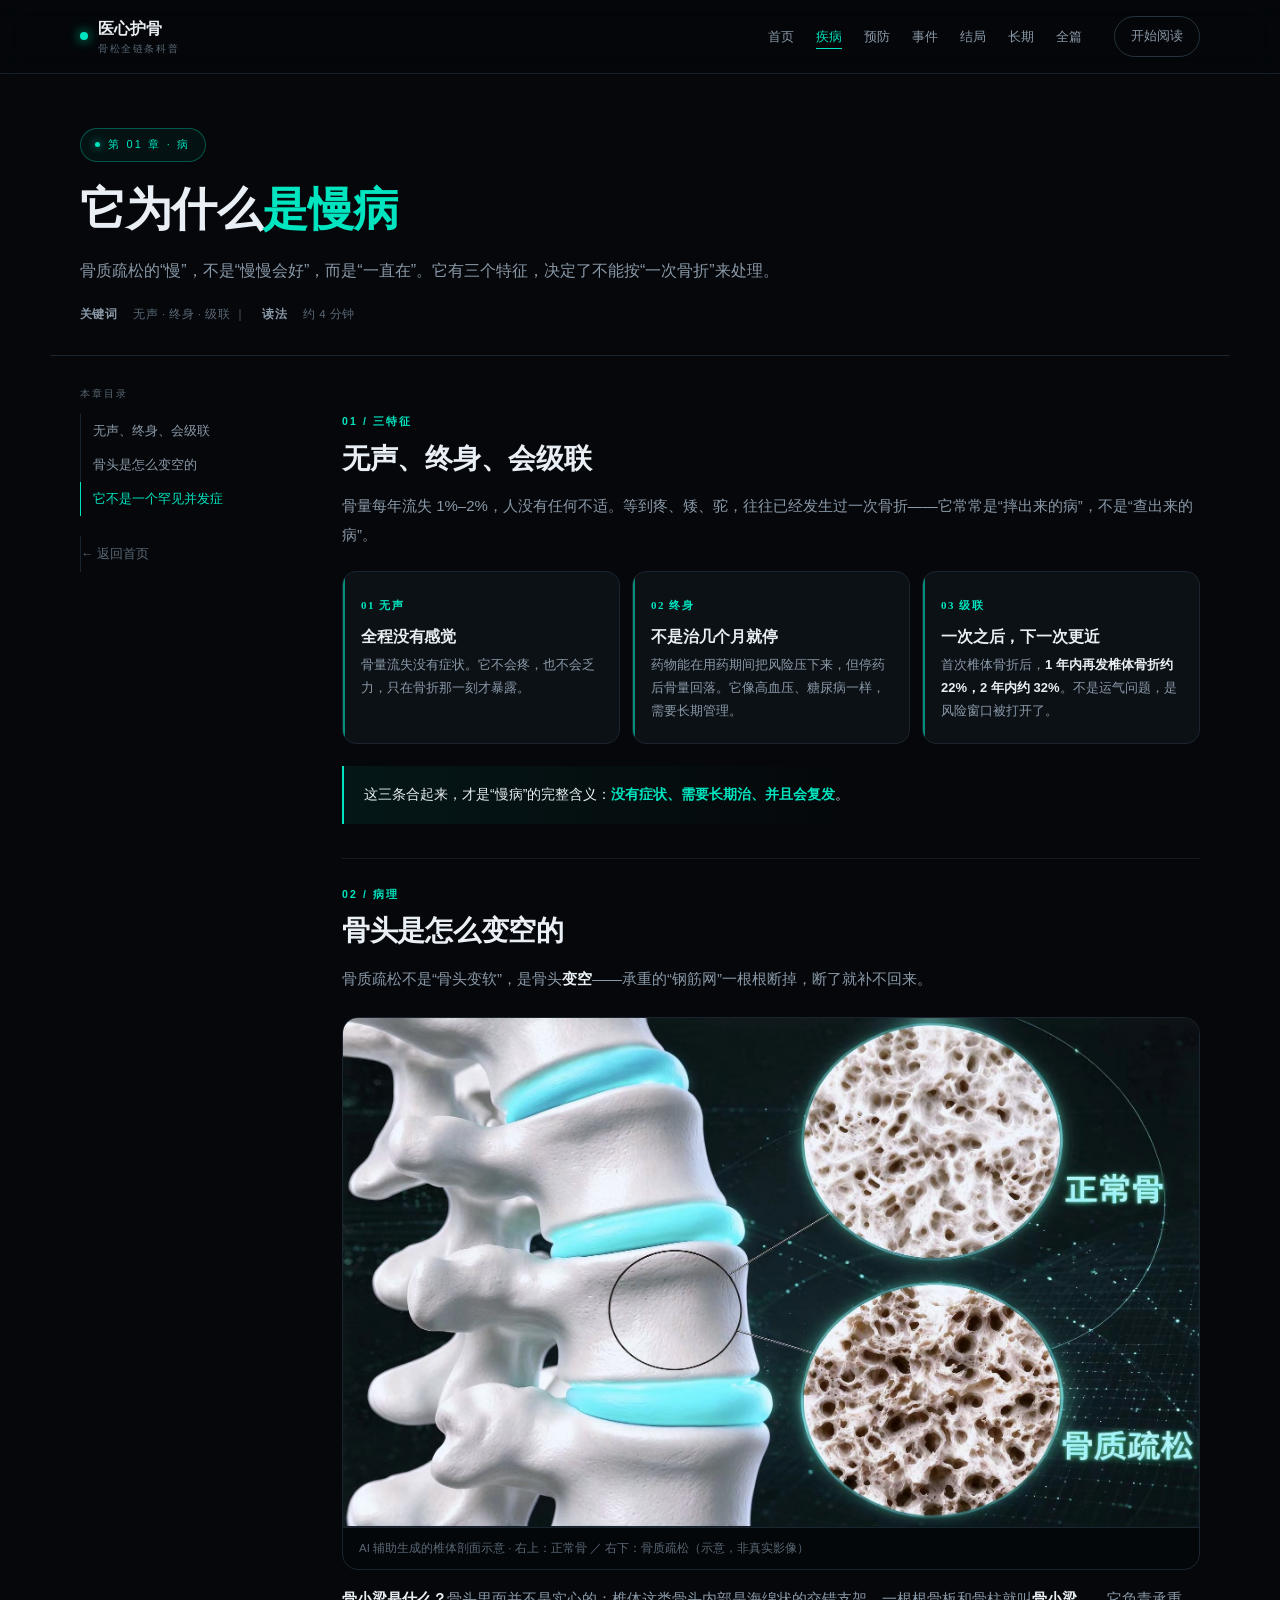
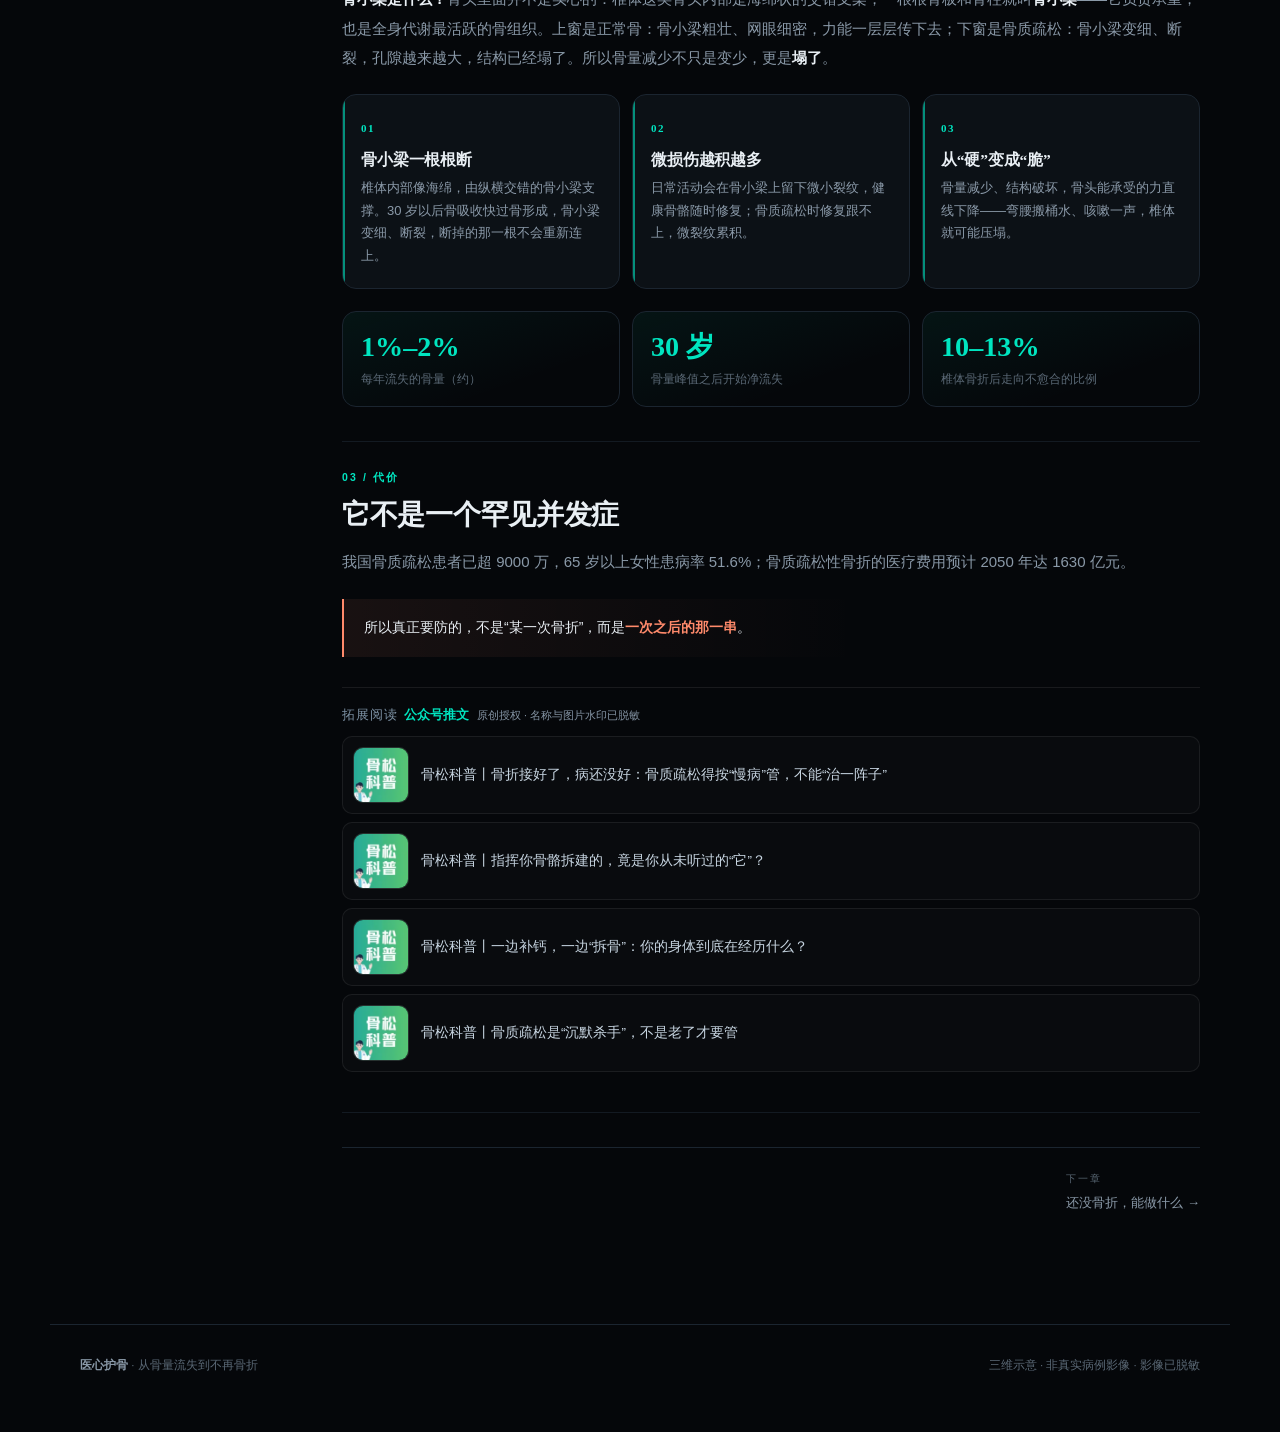
<file: ch1.html>
<!DOCTYPE html>
<html lang="zh-CN">
<head>
<meta charset="utf-8">
<meta name="viewport" content="width=device-width,initial-scale=1,viewport-fit=cover">
<title>01 病 · 它为什么是慢病 | 从骨量流失到不再骨折</title>
<meta name="description" content="骨质疏松的三个特征：无声、终身、会级联；以及骨头是怎么一点点变空的。">
<meta property="og:title" content="01 病 · 它为什么是慢病 | 从骨量流失到不再骨折">
<meta property="og:description" content="骨质疏松的三个特征：无声、终身、会级联；以及骨头是怎么一点点变空的。">
<meta property="og:image" content="assets/hero_poster.jpg">
<link rel="stylesheet" href="assets/css/site.css">
<style>
.extread{margin:30px 0 6px;border-top:1px solid rgba(255,255,255,.08);padding-top:16px}
.extread-hd{font-size:12.5px;letter-spacing:.08em;color:#7E93A6;margin-bottom:10px}
.extread-hd b{color:#00E5C0;font-weight:600;margin-left:6px;letter-spacing:0}
.extread ul{list-style:none;margin:0;padding:0;display:grid;gap:8px}
.extread li a{display:flex;gap:10px;justify-content:space-between;align-items:baseline;
 font-size:13.5px;line-height:1.6;color:#C7D5E1;text-decoration:none;padding:10px 12px;
 border:1px solid rgba(255,255,255,.07);border-radius:10px;background:rgba(255,255,255,.02);
 transition:border-color .2s,color .2s}
.extread li a:hover{color:#EAF0F5;border-color:rgba(0,229,192,.35)}
.extread li a i{font-style:normal;color:#4E6072;font-size:11.5px;flex:none}
</style>

<style>
.extread li a.wxcard{display:flex;gap:12px;align-items:center;padding:10px;text-decoration:none}
.extread li a.wxcard img{width:56px;height:74px;object-fit:cover;object-position:top;
 border-radius:6px;border:1px solid rgba(255,255,255,.1);flex:none;background:#111820}
.extread li a.wxcard span.t{flex:1;font-size:13.5px;line-height:1.55;color:#C7D5E1}
.extread li a.wxcard i{font-style:normal;color:#4E6072;font-size:11px;flex:none}
.extread li a.wxcard:hover span.t{color:#EAF0F5}
.extread li a.wxcard:hover img{border-color:rgba(0,229,192,.4)}
</style>
<style>
.wxview{position:fixed;inset:0;z-index:9999;background:#070A0F;display:none;flex-direction:column}
.wxview.on{display:flex}
.wxview-bar{flex:none;display:flex;align-items:center;justify-content:space-between;
 padding:12px 16px;border-bottom:1px solid rgba(255,255,255,.08);font-size:13px;
 color:#8A99A8;background:#070A0F}
.wxview-bar b{color:#E9EFF4;font-weight:600;font-size:13.5px}
.wxview-bar button{background:none;border:0;color:#00E5C0;font-size:20px;line-height:1;padding:4px 8px;cursor:pointer}
.wxview-body{flex:1;overflow-y:auto;-webkit-overflow-scrolling:touch;background:#070A0F}
.wxview-body{max-width:100vw;overflow-x:hidden}
.wxview-body img{display:block !important;width:100vw !important;max-width:100vw !important;height:auto !important;margin:0 auto}
.wxview-tip{flex:none;text-align:center;font-size:11.5px;color:#4E6072;padding:8px 0 14px}
</style>
<style>
.extread li a.wxcard img.wxlogo{width:56px;height:56px;object-fit:cover;object-position:top;
 border-radius:10px;border:1px solid rgba(255,255,255,.1);flex:none;background:#0d1a17}
</style>

<style>
.exnote{margin-left:8px;font-style:normal;font-size:10.5px;letter-spacing:0;
  color:#8494A4;font-weight:400;white-space:nowrap}
@media (max-width:420px){.exnote{display:block;margin:4px 0 0;white-space:normal}}
.srcnote{margin:14px 0 10px;padding:13px 15px;border-radius:12px;font-size:11.5px;line-height:1.85;
  color:#A9B8C6;background:rgba(255,255,255,.03);border:1px solid rgba(255,255,255,.12)}
.srcnote b{color:var(--text);font-weight:700}
</style>
</head>
<body>
<div id="bar"></div>
<header>
  <nav class="nav">
    <a class="logo" href="index.html"><i></i><span>医心护骨<small>骨松全链条科普</small></span></a>
    <ul>
        <li><a href="index.html">首页</a></li>
        <li><a href="ch1.html" class="on">疾病</a></li>
        <li><a href="ch2.html">预防</a></li>
        <li><a href="ch3.html">事件</a></li>
        <li><a href="ch4.html">结局</a></li>
        <li><a href="ch5.html">长期</a></li>
        <li><a href="full.html">全篇</a></li>
    </ul>
    <a class="ghostbtn" href="ch1.html">开始阅读</a>
  </nav>
</header>


<main>
  <div class="pagehead">
    <span class="eyebrow"><i></i>第 01 章 · 病</span>
    <h1>它为什么<em>是慢病</em></h1>
    <p class="lead">骨质疏松的“慢”，不是“慢慢会好”，而是“一直在”。它有三个特征，决定了不能按“一次骨折”来处理。</p>
    <div class="meta"><b>关键词</b> 无声 · 终身 · 级联 ｜ <b>读法</b> 约 4 分钟</div>
  </div>

  <div class="layout">
    <aside class="toc">
      <div class="t">本章目录</div>
      <a href="#s1">无声、终身、会级联</a>
      <a href="#s2">骨头是怎么变空的</a>
      <a href="#s3">它不是一个罕见并发症</a>
      <a class="back" href="index.html">← 返回首页</a>
    </aside>
    <div class="content">

      <section class="sec" id="s1">
        <div class="kicker">01 / 三特征</div>
        <h2>无声、终身、会级联</h2>
        <p class="p">骨量每年流失 1%–2%，人没有任何不适。等到疼、矮、驼，往往已经发生过一次骨折——它常常是“摔出来的病”，不是“查出来的病”。</p>
        <div class="cards">
          <div class="card"><span class="idx">01 无声</span><h3>全程没有感觉</h3><p>骨量流失没有症状。它不会疼，也不会乏力，只在骨折那一刻才暴露。</p></div>
          <div class="card"><span class="idx">02 终身</span><h3>不是治几个月就停</h3><p>药物能在用药期间把风险压下来，但停药后骨量回落。它像高血压、糖尿病一样，需要长期管理。</p></div>
          <div class="card"><span class="idx">03 级联</span><h3>一次之后，下一次更近</h3><p>首次椎体骨折后，<b>1 年内再发椎体骨折约 22%，2 年内约 32%</b>。不是运气问题，是风险窗口被打开了。</p></div>
        </div>
        <div class="callout">这三条合起来，才是“慢病”的完整含义：<b>没有症状、需要长期治、并且会复发</b>。</div>
      </section>
      <section class="sec" id="s2">
        <div class="kicker">02 / 病理</div>
        <h2>骨头是怎么变空的</h2>
        <p class="p">骨质疏松不是“骨头变软”，是骨头<b>变空</b>——承重的“钢筋网”一根根断掉，断了就补不回来。</p>
        <figure class="fig">
          <img src="assets/trabeculae.jpg" alt="AI 辅助生成的椎体剖面示意图：右上圆窗为正常骨（骨小梁致密），右下圆窗为骨质疏松（骨小梁稀疏、断裂、孔隙变大）">
          <figcaption>AI 辅助生成的椎体剖面示意 · 右上：正常骨 ／ 右下：骨质疏松（示意，非真实影像）</figcaption>
        </figure>
        <p class="p"><b>骨小梁是什么？</b>骨头里面并不是实心的：椎体这类骨头内部是海绵状的交错支架，一根根骨板和骨柱就叫<b>骨小梁</b>——它负责承重，也是全身代谢最活跃的骨组织。上窗是正常骨：骨小梁粗壮、网眼细密，力能一层层传下去；下窗是骨质疏松：骨小梁变细、断裂，孔隙越来越大，结构已经塌了。所以骨量减少不只是变少，更是<b>塌了</b>。</p>
        <div class="cards">
          <div class="card"><span class="idx">01</span><h3>骨小梁一根根断</h3><p>椎体内部像海绵，由纵横交错的骨小梁支撑。30 岁以后骨吸收快过骨形成，骨小梁变细、断裂，断掉的那一根不会重新连上。</p></div>
          <div class="card"><span class="idx">02</span><h3>微损伤越积越多</h3><p>日常活动会在骨小梁上留下微小裂纹，健康骨骼随时修复；骨质疏松时修复跟不上，微裂纹累积。</p></div>
          <div class="card"><span class="idx">03</span><h3>从“硬”变成“脆”</h3><p>骨量减少、结构破坏，骨头能承受的力直线下降——弯腰搬桶水、咳嗽一声，椎体就可能压塌。</p></div>
        </div>
        <div class="kpi">
          <div class="k"><div class="v">1%–2%</div><div class="d">每年流失的骨量（约）</div></div>
          <div class="k"><div class="v">30 岁</div><div class="d">骨量峰值之后开始净流失</div></div>
          <div class="k"><div class="v">10–13%</div><div class="d">椎体骨折后走向不愈合的比例</div></div>
        </div>
      </section>
      <section class="sec" id="s3">
        <div class="kicker">03 / 代价</div>
        <h2>它不是一个罕见并发症</h2>
        <p class="p">我国骨质疏松患者已超 9000 万，65 岁以上女性患病率 51.6%；骨质疏松性骨折的医疗费用预计 2050 年达 1630 亿元。</p>
        <div class="callout warn">所以真正要防的，不是“某一次骨折”，而是<b>一次之后的那一串</b>。</div>
              <div class="extread">
          <div class="extread-hd">拓展阅读<b>公众号推文</b><i class="exnote">原创授权 · 名称与图片水印已脱敏</i></div>
          <ul>
            <li><a class="wxcard" href="wx/view.html?i=03&back=../ch1.html&v=3" ><img src="assets/wx/logo.png" alt="" class="wxlogo"><span class="t">骨松科普丨骨折接好了，病还没好：骨质疏松得按“慢病”管，不能“治一阵子”</span></a></li>
            <li><a class="wxcard" href="wx/view.html?i=25&back=../ch1.html&v=3" ><img src="assets/wx/logo.png" alt="" class="wxlogo"><span class="t">骨松科普丨指挥你骨骼拆建的，竟是你从未听过的“它”？</span></a></li>
            <li><a class="wxcard" href="wx/view.html?i=21&back=../ch1.html&v=3" ><img src="assets/wx/logo.png" alt="" class="wxlogo"><span class="t">骨松科普丨一边补钙，一边“拆骨”：你的身体到底在经历什么？</span></a></li>
            <li><a class="wxcard" href="wx/view.html?i=06&back=../ch1.html&v=3" ><img src="assets/wx/logo.png" alt="" class="wxlogo"><span class="t">骨松科普丨骨质疏松是“沉默杀手”，不是老了才要管</span></a></li>
          </ul>
        </div>
      </section>

      <div class="nextprev">
        <span></span>
        <a href="ch2.html"><span class="lbl">下一章</span>还没骨折，能做什么 →</a>
      </div>
    </div>
  </div>
</main>

<footer>
  <div class="row">
    <div><b>医心护骨</b> · 从骨量流失到不再骨折</div>
    <div>三维示意 · 非真实病例影像 · 影像已脱敏</div>
  </div>
</footer>
<script src="assets/js/site.js"></script>
<div class="wxview" id="wxview" aria-hidden="true">
  <div class="wxview-bar"><b>公众号长图</b><button id="wxclose" aria-label="关闭">✕</button></div>
  <div class="wxview-body" id="wxbody"><img id="wximg" alt="公众号长图"></div>
  <div class="wxview-tip">上下滑动查看全文 · 点右上角 ✕ 关闭</div>
</div>
<script>
(function(){
  var v = document.getElementById('wxview'), img = document.getElementById('wximg'),
      body = document.getElementById('wxbody');
  if (!v) return;
  document.addEventListener('click', function(e){
    var a = e.target.closest && e.target.closest('a.wxcard');
    if (!a) return;
    var href = a.getAttribute('href') || '';
    if (!/\.jpe?g$/i.test(href)) return;
    e.preventDefault();
    img.src = href; body.scrollTop = 0;
    v.classList.add('on'); v.setAttribute('aria-hidden','false');
    document.body.style.overflow = 'hidden';
  });
  function close(){
    v.classList.remove('on'); v.setAttribute('aria-hidden','true');
    document.body.style.overflow = ''; img.removeAttribute('src');
  }
  document.getElementById('wxclose').addEventListener('click', close);
  document.addEventListener('keydown', function(e){ if (e.key === 'Escape') close(); });
})();
</script>

<script>
(function(){
  var KEY = 'wxScrollBack';
  // 打开长图前记录位置
  document.addEventListener('click', function(e){
    var a = e.target.closest && e.target.closest('a.wxcard');
    if (!a) return;
    try {
      sessionStorage.setItem(KEY, JSON.stringify({
        u: location.href.split('#')[0],
        y: window.scrollY || window.pageYOffset || 0
      }));
    } catch (err) {}
  });
  // 回到本页时还原
  try {
    var raw = sessionStorage.getItem(KEY);
    if (raw) {
      var s = JSON.parse(raw);
      if (s && s.u === location.href.split('#')[0]) {
        var go = function(){
          window.scrollTo(0, s.y || 0);
          document.documentElement.scrollTop = s.y || 0;
          document.body.scrollTop = s.y || 0;
        };
        go();
        setTimeout(go, 60);
        setTimeout(go, 220);
        sessionStorage.removeItem(KEY);
      }
    }
  } catch (err) {}
})();
</script>
</body>
</html>
</file>
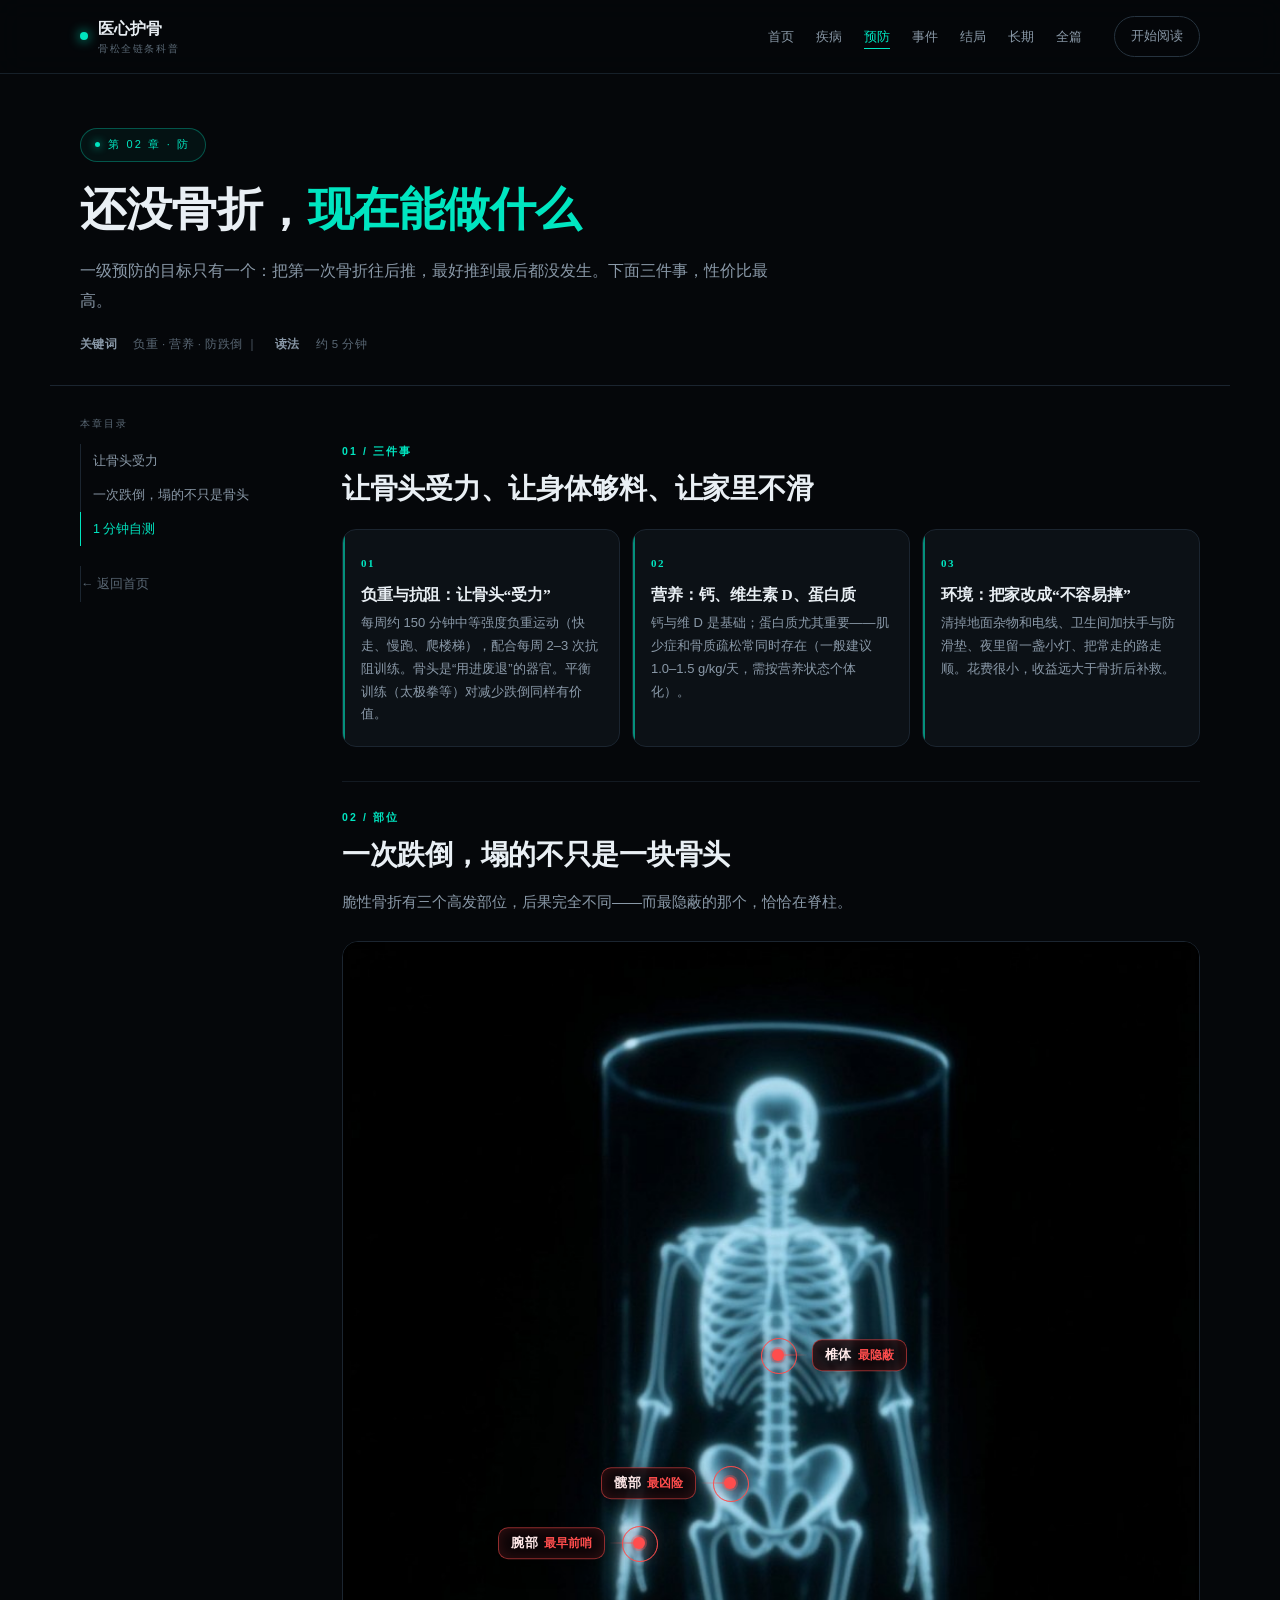
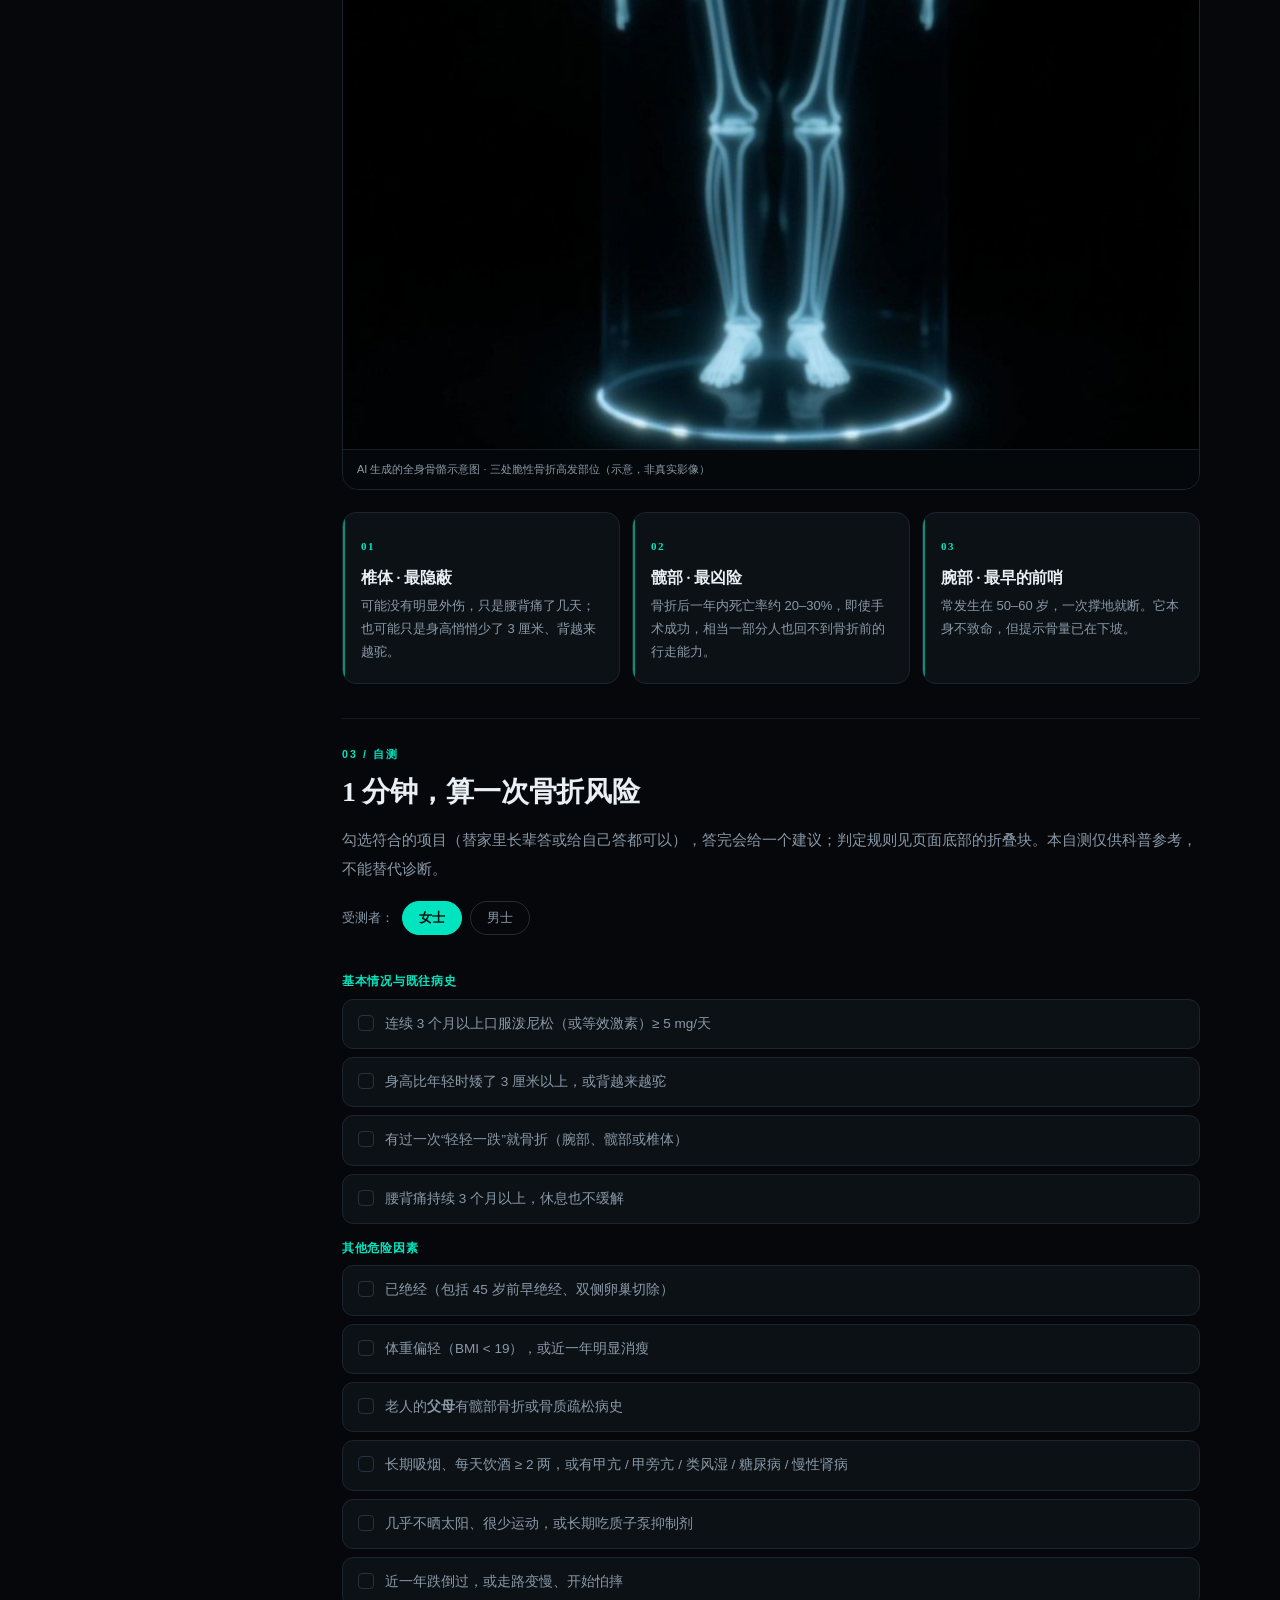
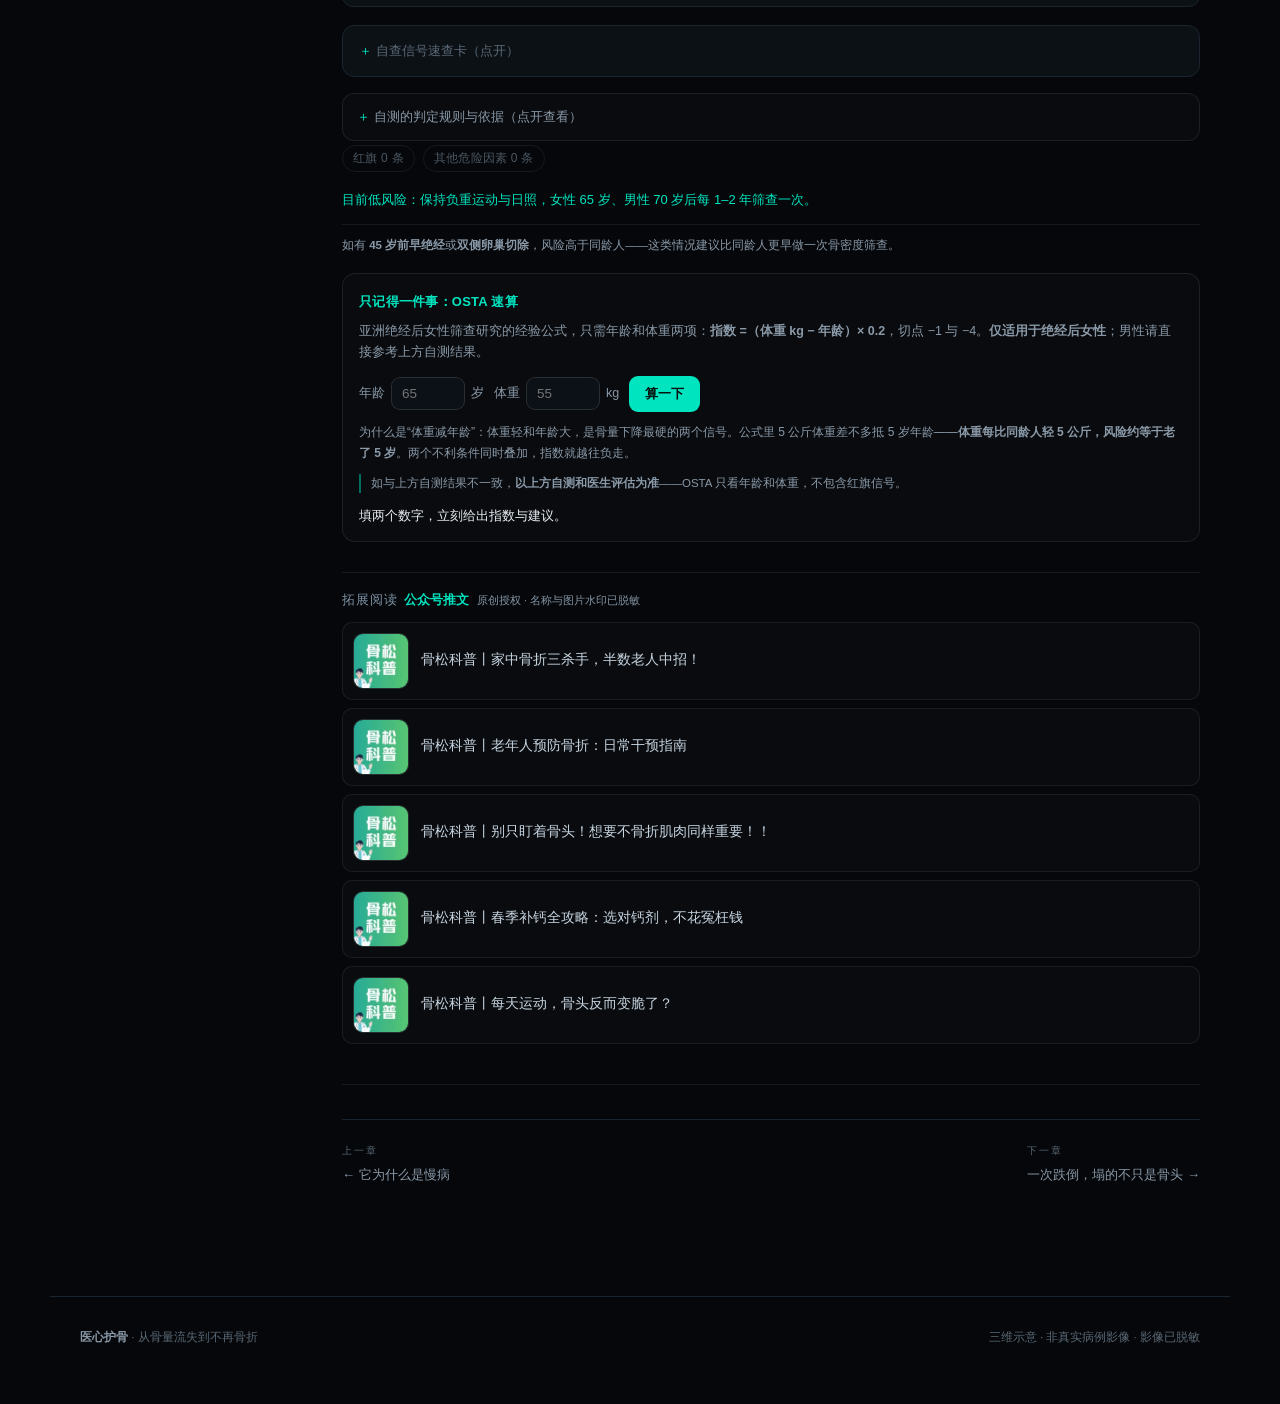
<file: ch2.html>
<!DOCTYPE html>
<html lang="zh-CN">
<head>
<meta charset="utf-8">
<meta name="viewport" content="width=device-width,initial-scale=1,viewport-fit=cover">
<title>02 防 · 还没骨折，能做什么 | 从骨量流失到不再骨折</title>
<meta name="description" content="一级预防三件事：负重与抗阻、营养、居家防跌倒；外加 1 分钟风险自测。">
<meta property="og:title" content="02 防 · 还没骨折，能做什么 | 从骨量流失到不再骨折">
<meta property="og:description" content="一级预防三件事：负重与抗阻、营养、居家防跌倒；外加 1 分钟风险自测。">
<meta property="og:image" content="assets/hero_poster.jpg">
<link rel="stylesheet" href="assets/css/site.css">
<style>
.extread{margin:30px 0 6px;border-top:1px solid rgba(255,255,255,.08);padding-top:16px}
.extread-hd{font-size:12.5px;letter-spacing:.08em;color:#7E93A6;margin-bottom:10px}
.extread-hd b{color:#00E5C0;font-weight:600;margin-left:6px;letter-spacing:0}
.extread ul{list-style:none;margin:0;padding:0;display:grid;gap:8px}
.extread li a{display:flex;gap:10px;justify-content:space-between;align-items:baseline;
 font-size:13.5px;line-height:1.6;color:#C7D5E1;text-decoration:none;padding:10px 12px;
 border:1px solid rgba(255,255,255,.07);border-radius:10px;background:rgba(255,255,255,.02);
 transition:border-color .2s,color .2s}
.extread li a:hover{color:#EAF0F5;border-color:rgba(0,229,192,.35)}
.extread li a i{font-style:normal;color:#4E6072;font-size:11.5px;flex:none}
</style>

<style>
.extread li a.wxcard{display:flex;gap:12px;align-items:center;padding:10px;text-decoration:none}
.extread li a.wxcard img{width:56px;height:74px;object-fit:cover;object-position:top;
 border-radius:6px;border:1px solid rgba(255,255,255,.1);flex:none;background:#111820}
.extread li a.wxcard span.t{flex:1;font-size:13.5px;line-height:1.55;color:#C7D5E1}
.extread li a.wxcard i{font-style:normal;color:#4E6072;font-size:11px;flex:none}
.extread li a.wxcard:hover span.t{color:#EAF0F5}
.extread li a.wxcard:hover img{border-color:rgba(0,229,192,.4)}
</style>
<style>
.wxview{position:fixed;inset:0;z-index:9999;background:#070A0F;display:none;flex-direction:column}
.wxview.on{display:flex}
.wxview-bar{flex:none;display:flex;align-items:center;justify-content:space-between;
 padding:12px 16px;border-bottom:1px solid rgba(255,255,255,.08);font-size:13px;
 color:#8A99A8;background:#070A0F}
.wxview-bar b{color:#E9EFF4;font-weight:600;font-size:13.5px}
.wxview-bar button{background:none;border:0;color:#00E5C0;font-size:20px;line-height:1;padding:4px 8px;cursor:pointer}
.wxview-body{flex:1;overflow-y:auto;-webkit-overflow-scrolling:touch;background:#070A0F}
.wxview-body{max-width:100vw;overflow-x:hidden}
.wxview-body img{display:block !important;width:100vw !important;max-width:100vw !important;height:auto !important;margin:0 auto}
.wxview-tip{flex:none;text-align:center;font-size:11.5px;color:#4E6072;padding:8px 0 14px}
</style>
<style>
.extread li a.wxcard img.wxlogo{width:56px;height:56px;object-fit:cover;object-position:top;
 border-radius:10px;border:1px solid rgba(255,255,255,.1);flex:none;background:#0d1a17}
</style>

<style>
.exnote{margin-left:8px;font-style:normal;font-size:10.5px;letter-spacing:0;
  color:#8494A4;font-weight:400;white-space:nowrap}
@media (max-width:420px){.exnote{display:block;margin:4px 0 0;white-space:normal}}
.srcnote{margin:14px 0 10px;padding:13px 15px;border-radius:12px;font-size:11.5px;line-height:1.85;
  color:#A9B8C6;background:rgba(255,255,255,.03);border:1px solid rgba(255,255,255,.12)}
.srcnote b{color:var(--text);font-weight:700}
</style>
</head>
<body>
<div id="bar"></div>
<header>
  <nav class="nav">
    <a class="logo" href="index.html"><i></i><span>医心护骨<small>骨松全链条科普</small></span></a>
    <ul>
        <li><a href="index.html">首页</a></li>
        <li><a href="ch1.html">疾病</a></li>
        <li><a href="ch2.html" class="on">预防</a></li>
        <li><a href="ch3.html">事件</a></li>
        <li><a href="ch4.html">结局</a></li>
        <li><a href="ch5.html">长期</a></li>
        <li><a href="full.html">全篇</a></li>
    </ul>
    <a class="ghostbtn" href="ch1.html">开始阅读</a>
  </nav>
</header>


<main>
  <div class="pagehead">
    <span class="eyebrow"><i></i>第 02 章 · 防</span>
    <h1>还没骨折，<em>现在能做什么</em></h1>
    <p class="lead">一级预防的目标只有一个：把第一次骨折往后推，最好推到最后都没发生。下面三件事，性价比最高。</p>
    <div class="meta"><b>关键词</b> 负重 · 营养 · 防跌倒 ｜ <b>读法</b> 约 5 分钟</div>
  </div>

  <div class="layout">
    <aside class="toc">
      <div class="t">本章目录</div>
      <a href="#s1">让骨头受力</a>
      <a href="#s2">一次跌倒，塌的不只是骨头</a>
      <a href="#s3">1 分钟自测</a>
      <a class="back" href="index.html">← 返回首页</a>
    </aside>
    <div class="content">

      <section class="sec" id="s1">
        <div class="kicker">01 / 三件事</div>
        <h2>让骨头受力、让身体够料、让家里不滑</h2>
        <div class="cards">
          <div class="card"><span class="idx">01</span><h3>负重与抗阻：让骨头“受力”</h3><p>每周约 150 分钟中等强度负重运动（快走、慢跑、爬楼梯），配合每周 2–3 次抗阻训练。骨头是“用进废退”的器官。平衡训练（太极拳等）对减少跌倒同样有价值。</p></div>
          <div class="card"><span class="idx">02</span><h3>营养：钙、维生素 D、蛋白质</h3><p>钙与维 D 是基础；蛋白质尤其重要——肌少症和骨质疏松常同时存在（一般建议 1.0–1.5 g/kg/天，需按营养状态个体化）。</p></div>
          <div class="card"><span class="idx">03</span><h3>环境：把家改成“不容易摔”</h3><p>清掉地面杂物和电线、卫生间加扶手与防滑垫、夜里留一盏小灯、把常走的路走顺。花费很小，收益远大于骨折后补救。</p></div>
        </div>
      </section>
      <section class="sec" id="s2">
        <div class="kicker">02 / 部位</div>
        <h2>一次跌倒，塌的不只是一块骨头</h2>
        <p class="p">脆性骨折有三个高发部位，后果完全不同——而最隐蔽的那个，恰恰在脊柱。</p>
<figure class="bodyfig">
          <img src="assets/skeleton.jpg" alt="AI 生成的全身骨骼示意图，标注三处脆性骨折高发部位：椎体、髋部、腕部" loading="lazy">
          <div class="mark" style="left:50.8%;top:36%"><i></i><span class="lb"><b>椎体</b><em>最隐蔽</em></span></div>
          <div class="mark l" style="left:45.2%;top:47.2%"><i></i><span class="lb"><b>髋部</b><em>最凶险</em></span></div>
          <div class="mark l" style="left:34.6%;top:52.4%"><i></i><span class="lb"><b>腕部</b><em>最早前哨</em></span></div>
          <figcaption>AI 生成的全身骨骼示意图 · 三处脆性骨折高发部位（示意，非真实影像）</figcaption>
        </figure>
        <div class="cards">
          <div class="card"><span class="idx">01</span><h3>椎体 · 最隐蔽</h3><p>可能没有明显外伤，只是腰背痛了几天；也可能只是身高悄悄少了 3 厘米、背越来越驼。</p></div>
          <div class="card"><span class="idx">02</span><h3>髋部 · 最凶险</h3><p>骨折后一年内死亡率约 20–30%，即使手术成功，相当一部分人也回不到骨折前的行走能力。</p></div>
          <div class="card"><span class="idx">03</span><h3>腕部 · 最早的前哨</h3><p>常发生在 50–60 岁，一次撑地就断。它本身不致命，但提示骨量已在下坡。</p></div>
        </div>
      </section>
      <section class="sec" id="s3">
        <div class="kicker">03 / 自测</div>
        <h2>1 分钟，算一次骨折风险</h2>
        <p class="p">勾选符合的项目（替家里长辈答或给自己答都可以），答完会给一个建议；判定规则见页面底部的折叠块。本自测仅供科普参考，不能替代诊断。</p>
        <div class="sexpick" id="sexPick2">
          <span>受测者：</span>
          <button type="button" data-sex="f" class="on">女士</button>
          <button type="button" data-sex="m">男士</button>
        </div>
        <div class="check" id="checkList">
          <div class="qgroup">基本情况与既往病史</div>
          <label><input type="checkbox" data-hi="1"><span>连续 3 个月以上口服泼尼松（或等效激素）≥ 5 mg/天</span></label>
          <label><input type="checkbox" data-hi="1"><span>身高比年轻时矮了 3 厘米以上，或背越来越驼</span></label>
          <label><input type="checkbox" data-hi="1"><span>有过一次“轻轻一跌”就骨折（腕部、髋部或椎体）</span></label>
          <label><input type="checkbox" data-hi="1"><span>腰背痛持续 3 个月以上，休息也不缓解</span></label>
          <div class="qgroup">其他危险因素</div>
          <label><input type="checkbox" data-hi="0"><span><span class="qf">已绝经（包括 45 岁前早绝经、双侧卵巢切除）</span><span class="qm">年龄 ≥ 70 岁</span></span></label>
          <label><input type="checkbox" data-hi="0"><span>体重偏轻（BMI &lt; 19），或近一年明显消瘦</span></label>
          <label><input type="checkbox" data-hi="0"><span>老人的<b>父母</b>有髋部骨折或骨质疏松病史</span></label>
          <label><input type="checkbox" data-hi="0"><span>长期吸烟、每天饮酒 ≥ 2 两，或有甲亢 / 甲旁亢 / 类风湿 / 糖尿病 / 慢性肾病</span></label>
          <label><input type="checkbox" data-hi="0"><span>几乎不晒太阳、很少运动，或长期吃质子泵抑制剂</span></label>
          <label><input type="checkbox" data-hi="0"><span>近一年跌倒过，或走路变慢、开始怕摔</span></label>
        </div>
                <details class="sheet">
          <summary>自查信号速查卡（点开）</summary>
          <div class="sheet-grp">
            <b>① 可能已经发生了椎体骨折</b>
            <ul>
              <li>身高比年轻时矮了 3 厘米以上，或一两年内明显变矮</li>
              <li>背越来越驼，或衣服突然变长</li>
              <li>轻轻一跌、平地一坐就骨折</li>
              <li>突发腰背痛，翻身、起床时更明显</li>
            </ul>
          </div>
          <div class="sheet-grp">
            <b>② 骨折可能没长好（不愈合）</b>
            <ul>
              <li>疼痛超过 3 个月还没缓解</li>
              <li>起身、翻身、久坐后站起时更痛，躺下能减轻</li>
              <li>身高继续下降、后凸加重，或同一位点反复疼</li>
              <li>影像上看到椎体内裂隙征（IVC）</li>
            </ul>
          </div>
          <div class="sheet-grp">
            <b>③ 该做一次骨密度检查</b>
            <ul>
              <li>女性 ≥ 65 岁，或男性 ≥ 70 岁</li>
              <li>45 岁前早绝经，或做过双侧卵巢切除</li>
              <li>长期口服激素（泼尼松 ≥ 5 mg/天，超过 3 个月）</li>
              <li>父母有髋部骨折，或确诊骨质疏松</li>
              <li>低体重、吸烟饮酒、慢性病、少晒太阳、近一年跌倒</li>
            </ul>
          </div>
          <p class="sheet-note">速查卡只作提示，判定以上方自测结果与医生评估为准。</p>
        </details>

<details class="rules"><summary>自测的判定规则与依据（点开查看）</summary>
          <p>红旗项采用“任一条为是即提示需要评估”的思路，与 IOF 骨质疏松一分钟测试（任一题“是”即阳性、建议查骨密度）一致；其他危险因素 ≥ 3 条只是“值得尽早建基线”的保守切点，不是经过队列校准的评分。本页不计算 FRAX 的 10 年骨折概率，OSTA 指数（体重−年龄）×0.2 仅作极简参考。最终诊断与用药决策需 DXA 与医生评估。</p>
        </details>
        <p class="hit" id="checkHit"></p>
        <p id="checkResult"></p>
        <p class="res-note">如有 <b>45 岁前早绝经</b>或<b>双侧卵巢切除</b>，风险高于同龄人——这类情况建议比同龄人更早做一次骨密度筛查。</p>
    <div class="osta" id="osta">
      <div class="osta-hd">只记得一件事：OSTA 速算</div>
      <p class="osta-sub">亚洲绝经后女性筛查研究的经验公式，只需年龄和体重两项：<b>指数 =（体重 kg − 年龄）× 0.2</b>，切点 −1 与 −4。<b>仅适用于绝经后女性</b>；男性请直接参考上方自测结果。</p>
      <div class="osta-row">
        <label>年龄<input id="ostaAge" type="number" inputmode="numeric" min="40" max="110" placeholder="65"><span>岁</span></label>
        <label>体重<input id="ostaWt" type="number" inputmode="decimal" min="25" max="160" placeholder="55"><span>kg</span></label>
        <button id="ostaBtn" type="button">算一下</button>
      </div>
      <p class="osta-hint" id="ostaHint" hidden></p>
      <p class="osta-why">为什么是“体重减年龄”：体重轻和年龄大，是骨量下降最硬的两个信号。公式里 5 公斤体重差不多抵 5 岁年龄——<b>体重每比同龄人轻 5 公斤，风险约等于老了 5 岁</b>。两个不利条件同时叠加，指数就越往负走。</p>
      <p class="osta-note">如与上方自测结果不一致，<b>以上方自测和医生评估为准</b>——OSTA 只看年龄和体重，不包含红旗信号。</p>
      <p class="osta-res" id="ostaRes">填两个数字，立刻给出指数与建议。</p>
    </div>

              <div class="extread">
          <div class="extread-hd">拓展阅读<b>公众号推文</b><i class="exnote">原创授权 · 名称与图片水印已脱敏</i></div>
          <ul>
            <li><a class="wxcard" href="wx/view.html?i=15&back=../ch2.html&v=3" ><img src="assets/wx/logo.png" alt="" class="wxlogo"><span class="t">骨松科普丨家中骨折三杀手，半数老人中招！</span></a></li>
            <li><a class="wxcard" href="wx/view.html?i=28&back=../ch2.html&v=3" ><img src="assets/wx/logo.png" alt="" class="wxlogo"><span class="t">骨松科普丨老年人预防骨折：日常干预指南</span></a></li>
            <li><a class="wxcard" href="wx/view.html?i=22&back=../ch2.html&v=3" ><img src="assets/wx/logo.png" alt="" class="wxlogo"><span class="t">骨松科普丨别只盯着骨头！想要不骨折肌肉同样重要！！</span></a></li>
            <li><a class="wxcard" href="wx/view.html?i=14&back=../ch2.html&v=3" ><img src="assets/wx/logo.png" alt="" class="wxlogo"><span class="t">骨松科普丨春季补钙全攻略：选对钙剂，不花冤枉钱</span></a></li>
            <li><a class="wxcard" href="wx/view.html?i=30&back=../ch2.html&v=3" ><img src="assets/wx/logo.png" alt="" class="wxlogo"><span class="t">骨松科普丨每天运动，骨头反而变脆了？</span></a></li>
          </ul>
        </div>
      </section>

      <div class="nextprev">
        <a href="ch1.html"><span class="lbl">上一章</span>← 它为什么是慢病</a>
        <a href="ch3.html"><span class="lbl">下一章</span>一次跌倒，塌的不只是骨头 →</a>
      </div>
    </div>
  </div>
</main>

<footer>
  <div class="row">
    <div><b>医心护骨</b> · 从骨量流失到不再骨折</div>
    <div>三维示意 · 非真实病例影像 · 影像已脱敏</div>
  </div>
</footer>
<script src="assets/js/site.js"></script>
<script>
/* 全身骨骼图：进入视口后依次点亮三处部位 */
(function () {
  var figs = document.querySelectorAll('.bodyfig');
  if (!figs.length || !window.IntersectionObserver) {
    Array.prototype.forEach.call(figs, function (f) { f.classList.add('in'); });
    return;
  }
  var io = new IntersectionObserver(function (es) {
    es.forEach(function (e) {
      if (e.isIntersecting) { e.target.classList.add('in'); io.unobserve(e.target); }
    });
  }, { threshold: 0.35 });
  Array.prototype.forEach.call(figs, function (f) { io.observe(f); });
})();
</script>
<div class="wxview" id="wxview" aria-hidden="true">
  <div class="wxview-bar"><b>公众号长图</b><button id="wxclose" aria-label="关闭">✕</button></div>
  <div class="wxview-body" id="wxbody"><img id="wximg" alt="公众号长图"></div>
  <div class="wxview-tip">上下滑动查看全文 · 点右上角 ✕ 关闭</div>
</div>
<script>
(function(){
  var v = document.getElementById('wxview'), img = document.getElementById('wximg'),
      body = document.getElementById('wxbody');
  if (!v) return;
  document.addEventListener('click', function(e){
    var a = e.target.closest && e.target.closest('a.wxcard');
    if (!a) return;
    var href = a.getAttribute('href') || '';
    if (!/\.jpe?g$/i.test(href)) return;
    e.preventDefault();
    img.src = href; body.scrollTop = 0;
    v.classList.add('on'); v.setAttribute('aria-hidden','false');
    document.body.style.overflow = 'hidden';
  });
  function close(){
    v.classList.remove('on'); v.setAttribute('aria-hidden','true');
    document.body.style.overflow = ''; img.removeAttribute('src');
  }
  document.getElementById('wxclose').addEventListener('click', close);
  document.addEventListener('keydown', function(e){ if (e.key === 'Escape') close(); });
})();
</script>

<script>
(function(){
  var KEY = 'wxScrollBack';
  // 打开长图前记录位置
  document.addEventListener('click', function(e){
    var a = e.target.closest && e.target.closest('a.wxcard');
    if (!a) return;
    try {
      sessionStorage.setItem(KEY, JSON.stringify({
        u: location.href.split('#')[0],
        y: window.scrollY || window.pageYOffset || 0
      }));
    } catch (err) {}
  });
  // 回到本页时还原
  try {
    var raw = sessionStorage.getItem(KEY);
    if (raw) {
      var s = JSON.parse(raw);
      if (s && s.u === location.href.split('#')[0]) {
        var go = function(){
          window.scrollTo(0, s.y || 0);
          document.documentElement.scrollTop = s.y || 0;
          document.body.scrollTop = s.y || 0;
        };
        go();
        setTimeout(go, 60);
        setTimeout(go, 220);
        sessionStorage.removeItem(KEY);
      }
    }
  } catch (err) {}
})();
</script>
</body>
</html>
</file>
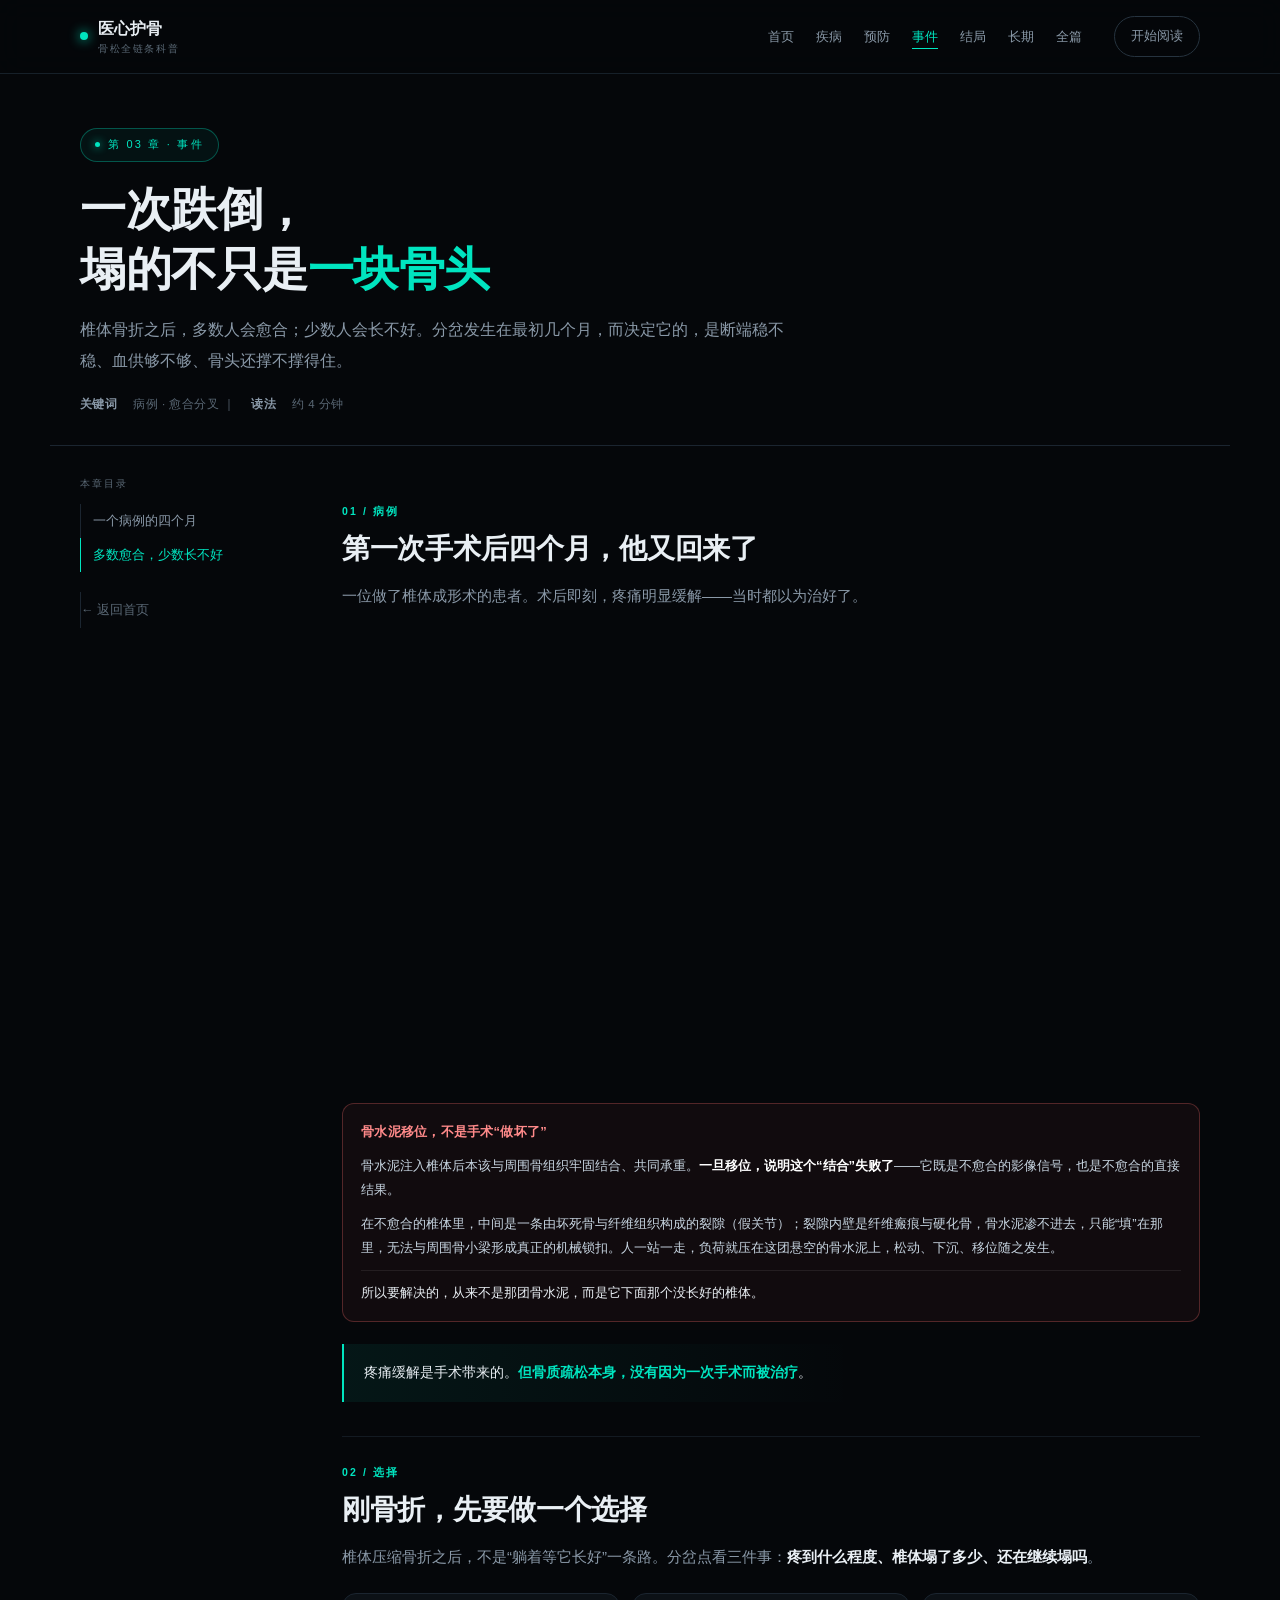
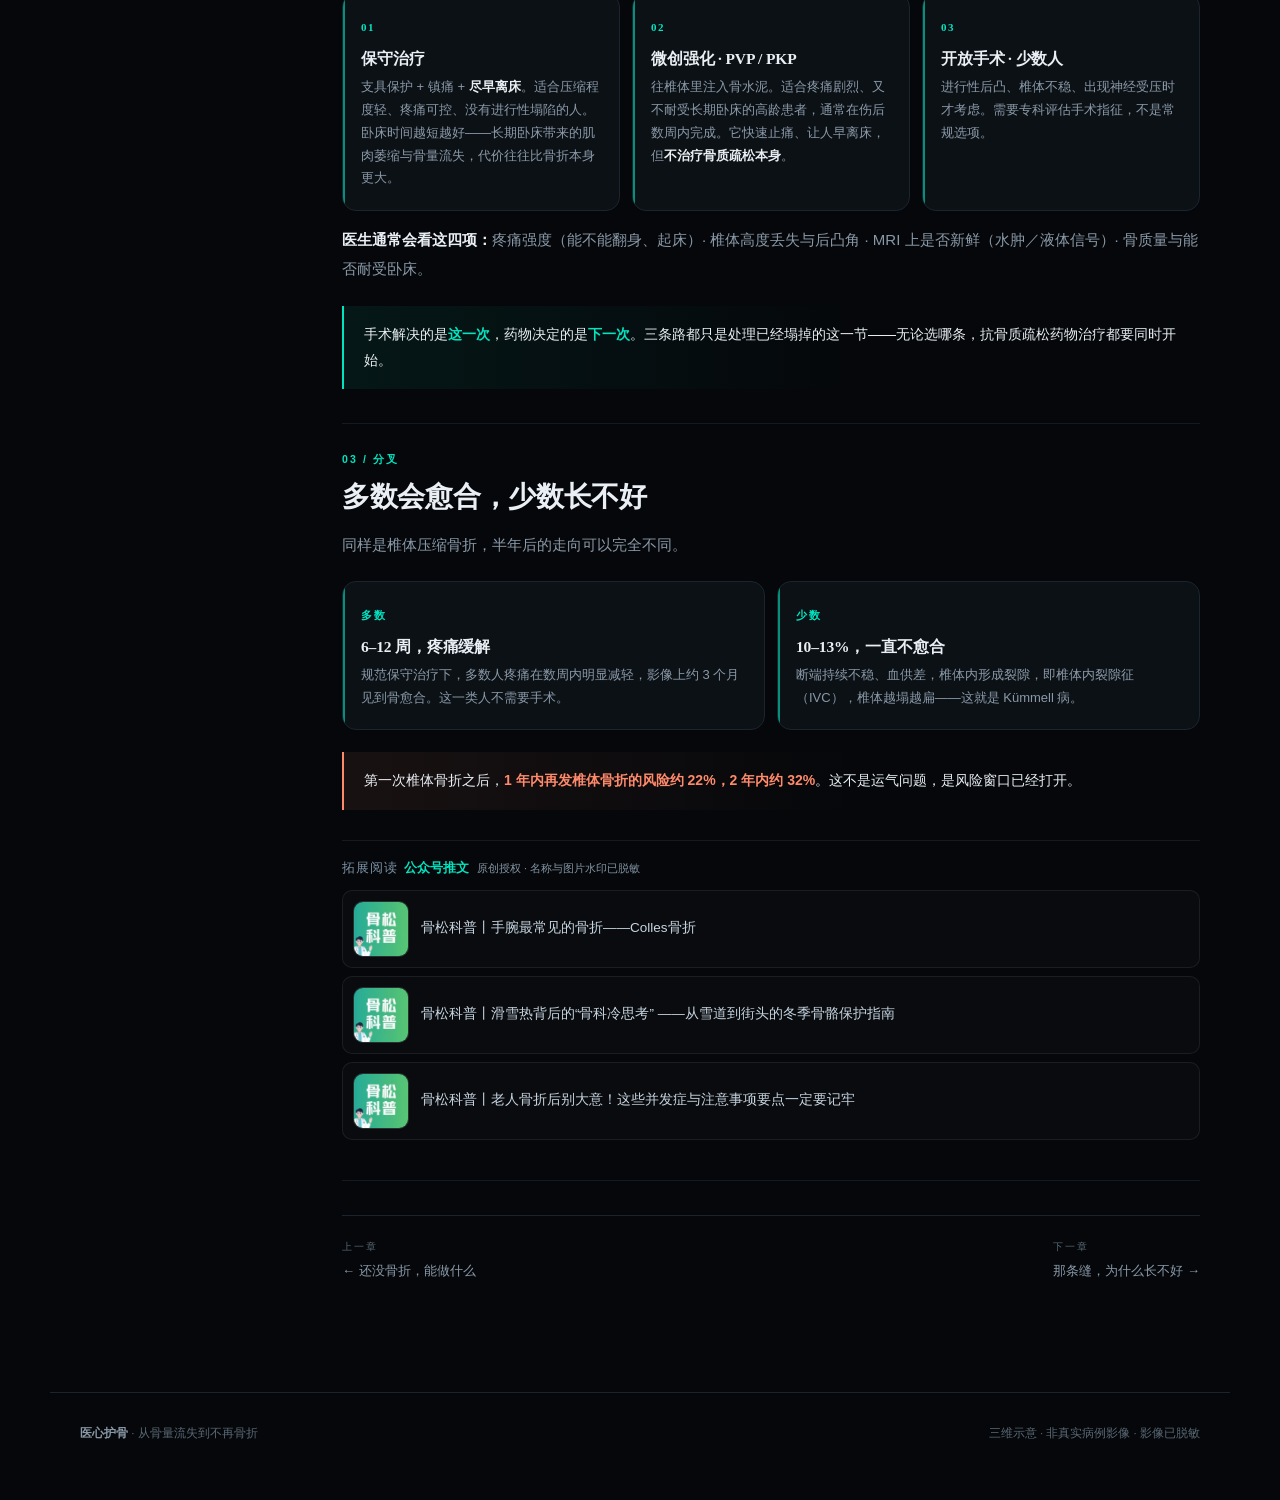
<file: ch3.html>
<!DOCTYPE html>
<html lang="zh-CN">
<head>
<meta charset="utf-8">
<meta name="viewport" content="width=device-width,initial-scale=1,viewport-fit=cover">
<title>03 事件 · 一次跌倒，塌的不只是骨头 | 从骨量流失到不再骨折</title>
<meta name="description" content="一个真实病例的四个月；以及骨折之后的两条走向：多数愈合，少数长不好。">
<meta property="og:title" content="03 事件 · 一次跌倒，塌的不只是骨头 | 从骨量流失到不再骨折">
<meta property="og:description" content="一个真实病例的四个月；以及骨折之后的两条走向：多数愈合，少数长不好。">
<meta property="og:image" content="assets/hero_poster.jpg">
<link rel="stylesheet" href="assets/css/site.css">
<style>
.extread{margin:30px 0 6px;border-top:1px solid rgba(255,255,255,.08);padding-top:16px}
.extread-hd{font-size:12.5px;letter-spacing:.08em;color:#7E93A6;margin-bottom:10px}
.extread-hd b{color:#00E5C0;font-weight:600;margin-left:6px;letter-spacing:0}
.extread ul{list-style:none;margin:0;padding:0;display:grid;gap:8px}
.extread li a{display:flex;gap:10px;justify-content:space-between;align-items:baseline;
 font-size:13.5px;line-height:1.6;color:#C7D5E1;text-decoration:none;padding:10px 12px;
 border:1px solid rgba(255,255,255,.07);border-radius:10px;background:rgba(255,255,255,.02);
 transition:border-color .2s,color .2s}
.extread li a:hover{color:#EAF0F5;border-color:rgba(0,229,192,.35)}
.extread li a i{font-style:normal;color:#4E6072;font-size:11.5px;flex:none}
</style>

<style>
.extread li a.wxcard{display:flex;gap:12px;align-items:center;padding:10px;text-decoration:none}
.extread li a.wxcard img{width:56px;height:74px;object-fit:cover;object-position:top;
 border-radius:6px;border:1px solid rgba(255,255,255,.1);flex:none;background:#111820}
.extread li a.wxcard span.t{flex:1;font-size:13.5px;line-height:1.55;color:#C7D5E1}
.extread li a.wxcard i{font-style:normal;color:#4E6072;font-size:11px;flex:none}
.extread li a.wxcard:hover span.t{color:#EAF0F5}
.extread li a.wxcard:hover img{border-color:rgba(0,229,192,.4)}
</style>
<style>
.wxview{position:fixed;inset:0;z-index:9999;background:#070A0F;display:none;flex-direction:column}
.wxview.on{display:flex}
.wxview-bar{flex:none;display:flex;align-items:center;justify-content:space-between;
 padding:12px 16px;border-bottom:1px solid rgba(255,255,255,.08);font-size:13px;
 color:#8A99A8;background:#070A0F}
.wxview-bar b{color:#E9EFF4;font-weight:600;font-size:13.5px}
.wxview-bar button{background:none;border:0;color:#00E5C0;font-size:20px;line-height:1;padding:4px 8px;cursor:pointer}
.wxview-body{flex:1;overflow-y:auto;-webkit-overflow-scrolling:touch;background:#070A0F}
.wxview-body{max-width:100vw;overflow-x:hidden}
.wxview-body img{display:block !important;width:100vw !important;max-width:100vw !important;height:auto !important;margin:0 auto}
.wxview-tip{flex:none;text-align:center;font-size:11.5px;color:#4E6072;padding:8px 0 14px}
</style>
<style>
.extread li a.wxcard img.wxlogo{width:56px;height:56px;object-fit:cover;object-position:top;
 border-radius:10px;border:1px solid rgba(255,255,255,.1);flex:none;background:#0d1a17}
</style>
<style>
/* 骨水泥移位说明 */
.cement{margin:20px 0 6px;padding:16px 18px;border:1px solid rgba(255,107,107,.28);
  border-radius:12px;background:rgba(255,107,107,.05)}
.cement-hd{font-size:13px;font-weight:700;color:#FF8A8A;margin-bottom:10px;letter-spacing:.02em}
.cement p{margin:0 0 10px;font-size:13px;line-height:1.85;color:#C7D5E1}
.cement p:last-child{margin-bottom:0}
.cement b{color:#fff;font-weight:600}
.cement .cement-k{padding-top:10px;border-top:1px solid rgba(255,255,255,.08);color:#EAF0F5}
</style><style>
/* 时间轴：再次发病节点波纹 */
@keyframes tlRipple{
  0%{transform:scale(.55);opacity:.8}
  70%{transform:scale(1.95);opacity:0}
  100%{transform:scale(1.95);opacity:0}
}
@media (prefers-reduced-motion: reduce){
  .tl .node.hot::after{animation:none}
}
</style><style>
@keyframes tlPulse{
  0%{box-shadow:0 0 0 0 rgba(0,229,192,.55)}
  70%{box-shadow:0 0 0 13px rgba(0,229,192,0)}
  100%{box-shadow:0 0 0 0 rgba(0,229,192,0)}
}
@media (prefers-reduced-motion: reduce){.tl .node.hot::before{animation:none}}
</style><style>
/* 时间轴：按顺序依次出现 */
.tl .node{opacity:0;transform:translateY(10px);
  transition:opacity .55s ease, transform .55s ease}
.rv.in .tl .node{opacity:1;transform:none}
.rv.in .tl .node:nth-child(1){transition-delay:.15s}
.rv.in .tl .node:nth-child(2){transition-delay:.62s}
.rv.in .tl .node:nth-child(3){transition-delay:1.09s}
.rv.in .tl .node:nth-child(4){transition-delay:1.56s}
/* 竖线从上往下画出来 */
.tl::before{transform-origin:top;transform:scaleY(0);
  transition:transform .9s cubic-bezier(.3,.7,.3,1) .1s}
.rv.in .tl::before{transform:scaleY(1)}
/* 波纹等节点出现后再起 */
.tl .node.hot::before{animation-delay:1.6s}
@media (prefers-reduced-motion: reduce){
  .tl .node,.tl::before{opacity:1!important;transform:none!important;
    transition:none!important}
}
</style>
<style>
.exnote{margin-left:8px;font-style:normal;font-size:10.5px;letter-spacing:0;
  color:#8494A4;font-weight:400;white-space:nowrap}
@media (max-width:420px){.exnote{display:block;margin:4px 0 0;white-space:normal}}
.srcnote{margin:14px 0 10px;padding:13px 15px;border-radius:12px;font-size:11.5px;line-height:1.85;
  color:#A9B8C6;background:rgba(255,255,255,.03);border:1px solid rgba(255,255,255,.12)}
.srcnote b{color:var(--text);font-weight:700}
</style>
</head>
<body>
<div id="bar"></div>
<header>
  <nav class="nav">
    <a class="logo" href="index.html"><i></i><span>医心护骨<small>骨松全链条科普</small></span></a>
    <ul>
        <li><a href="index.html">首页</a></li>
        <li><a href="ch1.html">疾病</a></li>
        <li><a href="ch2.html">预防</a></li>
        <li><a href="ch3.html" class="on">事件</a></li>
        <li><a href="ch4.html">结局</a></li>
        <li><a href="ch5.html">长期</a></li>
        <li><a href="full.html">全篇</a></li>
    </ul>
    <a class="ghostbtn" href="ch1.html">开始阅读</a>
  </nav>
</header>


<main>
  <div class="pagehead">
    <span class="eyebrow"><i></i>第 03 章 · 事件</span>
    <h1>一次跌倒，<br>塌的不只是<em>一块骨头</em></h1>
    <p class="lead">椎体骨折之后，多数人会愈合；少数人会长不好。分岔发生在最初几个月，而决定它的，是断端稳不稳、血供够不够、骨头还撑不撑得住。</p>
    <div class="meta"><b>关键词</b> 病例 · 愈合分叉 ｜ <b>读法</b> 约 4 分钟</div>
  </div>

  <div class="layout">
    <aside class="toc">
      <div class="t">本章目录</div>
      <a href="#s1">一个病例的四个月</a>
      <a href="#s2">多数愈合，少数长不好</a>
      <a class="back" href="index.html">← 返回首页</a>
    </aside>
    <div class="content">

      <section class="sec" id="s1">
        <div class="kicker">01 / 病例</div>
        <h2>第一次手术后四个月，他又回来了</h2>
        <p class="p">一位做了椎体成形术的患者。术后即刻，疼痛明显缓解——当时都以为治好了。</p>
        <div class="tl">
          <div class="node"><div class="when">第一次</div><div class="what">轻微外力后腰背痛</div><div class="note">影像提示椎体压缩性骨折，随后行椎体成形术（骨水泥注入）。</div></div>
          <div class="node"><div class="when">术后即刻</div><div class="what">疼痛明显缓解</div><div class="note">患者和家属都认为“问题解决了”。</div></div>
          <div class="node hot"><div class="when">术后 4 个月</div><div class="what">疼痛再次出现</div><div class="note">胸腰椎后凸、椎旁压痛，屈伸活动受限。</div></div>
          <div class="node"><div class="when">复查</div><div class="what">骨水泥位置改变</div><div class="note">影像见骨水泥移位——这通常不是孤立并发症，而是椎体内不愈合的表现。</div></div>
        </div>
        <div class="cement">
          <div class="cement-hd">骨水泥移位，不是手术“做坏了”</div>
          <p>骨水泥注入椎体后本该与周围骨组织牢固结合、共同承重。<b>一旦移位，说明这个“结合”失败了</b>——它既是不愈合的影像信号，也是不愈合的直接结果。</p>
          <p>在不愈合的椎体里，中间是一条由坏死骨与纤维组织构成的裂隙（假关节）；裂隙内壁是纤维瘢痕与硬化骨，骨水泥渗不进去，只能“填”在那里，无法与周围骨小梁形成真正的机械锁扣。人一站一走，负荷就压在这团悬空的骨水泥上，松动、下沉、移位随之发生。</p>
          <p class="cement-k">所以要解决的，从来不是那团骨水泥，而是它下面那个没长好的椎体。</p>
        </div>

        <div class="callout">疼痛缓解是手术带来的。<b>但骨质疏松本身，没有因为一次手术而被治疗</b>。</div>
      </section>
      <section class="sec" id="s1b">
        <div class="kicker">02 / 选择</div>
        <h2>刚骨折，先要做一个选择</h2>
        <p class="p">椎体压缩骨折之后，不是“躺着等它长好”一条路。分岔点看三件事：<b>疼到什么程度、椎体塌了多少、还在继续塌吗</b>。</p>
        <div class="cards">
          <div class="card"><span class="idx">01</span><h3>保守治疗</h3><p>支具保护 + 镇痛 + <b>尽早离床</b>。适合压缩程度轻、疼痛可控、没有进行性塌陷的人。卧床时间越短越好——长期卧床带来的肌肉萎缩与骨量流失，代价往往比骨折本身更大。</p></div>
          <div class="card"><span class="idx">02</span><h3>微创强化 · PVP / PKP</h3><p>往椎体里注入骨水泥。适合疼痛剧烈、又不耐受长期卧床的高龄患者，通常在伤后数周内完成。它快速止痛、让人早离床，但<b>不治疗骨质疏松本身</b>。</p></div>
          <div class="card"><span class="idx">03</span><h3>开放手术 · 少数人</h3><p>进行性后凸、椎体不稳、出现神经受压时才考虑。需要专科评估手术指征，不是常规选项。</p></div>
        </div>
        <p class="p"><b>医生通常会看这四项：</b>疼痛强度（能不能翻身、起床）· 椎体高度丢失与后凸角 · MRI 上是否新鲜（水肿／液体信号）· 骨质量与能否耐受卧床。</p>
        <div class="callout">手术解决的是<b>这一次</b>，药物决定的是<b>下一次</b>。三条路都只是处理已经塌掉的这一节——无论选哪条，抗骨质疏松药物治疗都要同时开始。</div>
      </section>

      <section class="sec" id="s2">
        <div class="kicker">03 / 分叉</div>
        <h2>多数会愈合，少数长不好</h2>
        <p class="p">同样是椎体压缩骨折，半年后的走向可以完全不同。</p>
        <div class="cards two">
          <div class="card"><span class="idx">多数</span><h3>6–12 周，疼痛缓解</h3><p>规范保守治疗下，多数人疼痛在数周内明显减轻，影像上约 3 个月见到骨愈合。这一类人不需要手术。</p></div>
          <div class="card"><span class="idx">少数</span><h3>10–13%，一直不愈合</h3><p>断端持续不稳、血供差，椎体内形成裂隙，即椎体内裂隙征（IVC），椎体越塌越扁——这就是 Kümmell 病。</p></div>
        </div>
        <div class="callout warn">第一次椎体骨折之后，<b>1 年内再发椎体骨折的风险约 22%，2 年内约 32%</b>。这不是运气问题，是风险窗口已经打开。</div>
              <div class="extread">
          <div class="extread-hd">拓展阅读<b>公众号推文</b><i class="exnote">原创授权 · 名称与图片水印已脱敏</i></div>
          <ul>
            <li><a class="wxcard" href="wx/view.html?i=13&back=../ch3.html&v=3" ><img src="assets/wx/logo.png" alt="" class="wxlogo"><span class="t">骨松科普丨手腕最常见的骨折——Colles骨折</span></a></li>
            <li><a class="wxcard" href="wx/view.html?i=26&back=../ch3.html&v=3" ><img src="assets/wx/logo.png" alt="" class="wxlogo"><span class="t">骨松科普丨滑雪热背后的“骨科冷思考” ——从雪道到街头的冬季骨骼保护指南</span></a></li>
            <li><a class="wxcard" href="wx/view.html?i=19&back=../ch3.html&v=3" ><img src="assets/wx/logo.png" alt="" class="wxlogo"><span class="t">骨松科普丨老人骨折后别大意！这些并发症与注意事项要点一定要记牢</span></a></li>
          </ul>
        </div>
      </section>

      <div class="nextprev">
        <a href="ch2.html"><span class="lbl">上一章</span>← 还没骨折，能做什么</a>
        <a href="ch4.html"><span class="lbl">下一章</span>那条缝，为什么长不好 →</a>
      </div>
    </div>
  </div>
</main>

<footer>
  <div class="row">
    <div><b>医心护骨</b> · 从骨量流失到不再骨折</div>
    <div>三维示意 · 非真实病例影像 · 影像已脱敏</div>
  </div>
</footer>
<script src="assets/js/site.js"></script>
<div class="wxview" id="wxview" aria-hidden="true">
  <div class="wxview-bar"><b>公众号长图</b><button id="wxclose" aria-label="关闭">✕</button></div>
  <div class="wxview-body" id="wxbody"><img id="wximg" alt="公众号长图"></div>
  <div class="wxview-tip">上下滑动查看全文 · 点右上角 ✕ 关闭</div>
</div>
<script>
(function(){
  var v = document.getElementById('wxview'), img = document.getElementById('wximg'),
      body = document.getElementById('wxbody');
  if (!v) return;
  document.addEventListener('click', function(e){
    var a = e.target.closest && e.target.closest('a.wxcard');
    if (!a) return;
    var href = a.getAttribute('href') || '';
    if (!/\.jpe?g$/i.test(href)) return;
    e.preventDefault();
    img.src = href; body.scrollTop = 0;
    v.classList.add('on'); v.setAttribute('aria-hidden','false');
    document.body.style.overflow = 'hidden';
  });
  function close(){
    v.classList.remove('on'); v.setAttribute('aria-hidden','true');
    document.body.style.overflow = ''; img.removeAttribute('src');
  }
  document.getElementById('wxclose').addEventListener('click', close);
  document.addEventListener('keydown', function(e){ if (e.key === 'Escape') close(); });
})();
</script>

<script>
(function(){
  var KEY = 'wxScrollBack';
  // 打开长图前记录位置
  document.addEventListener('click', function(e){
    var a = e.target.closest && e.target.closest('a.wxcard');
    if (!a) return;
    try {
      sessionStorage.setItem(KEY, JSON.stringify({
        u: location.href.split('#')[0],
        y: window.scrollY || window.pageYOffset || 0
      }));
    } catch (err) {}
  });
  // 回到本页时还原
  try {
    var raw = sessionStorage.getItem(KEY);
    if (raw) {
      var s = JSON.parse(raw);
      if (s && s.u === location.href.split('#')[0]) {
        var go = function(){
          window.scrollTo(0, s.y || 0);
          document.documentElement.scrollTop = s.y || 0;
          document.body.scrollTop = s.y || 0;
        };
        go();
        setTimeout(go, 60);
        setTimeout(go, 220);
        sessionStorage.removeItem(KEY);
      }
    }
  } catch (err) {}
})();
</script>
</body>
</html>
</file>
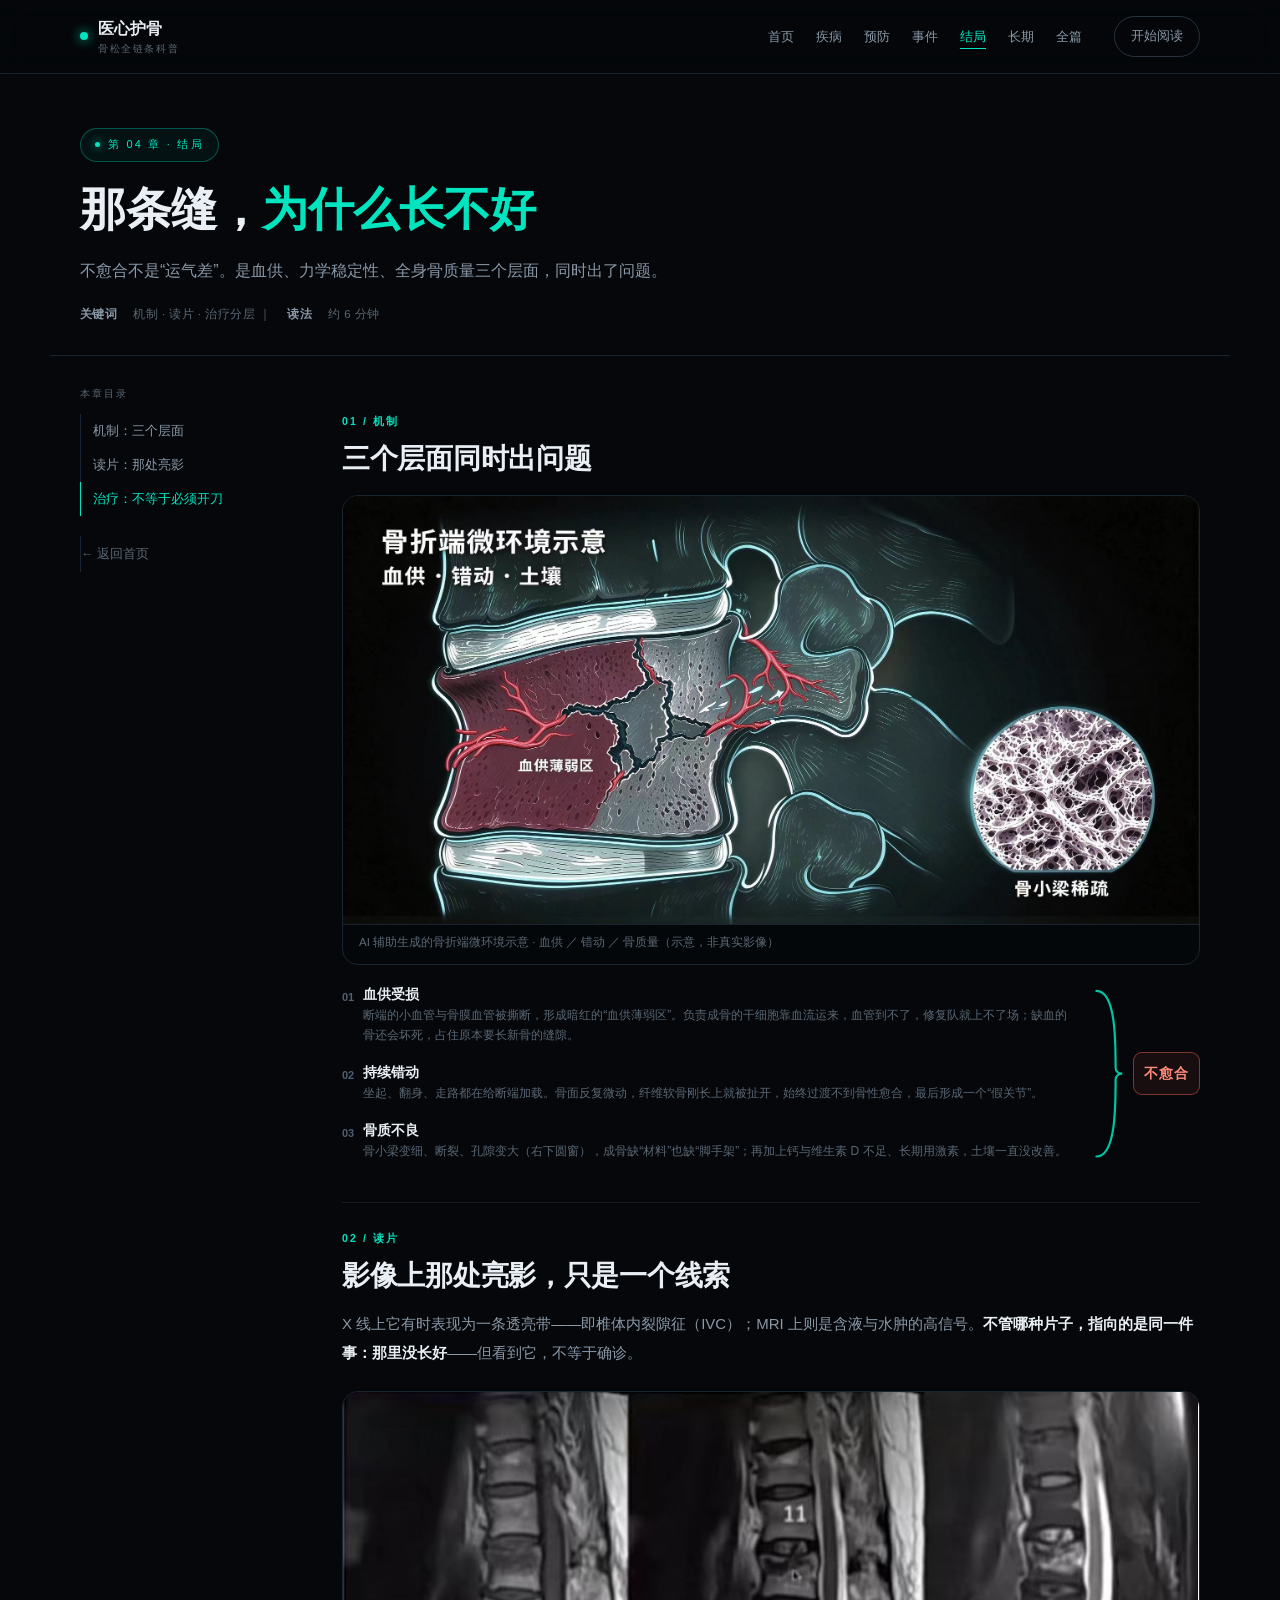
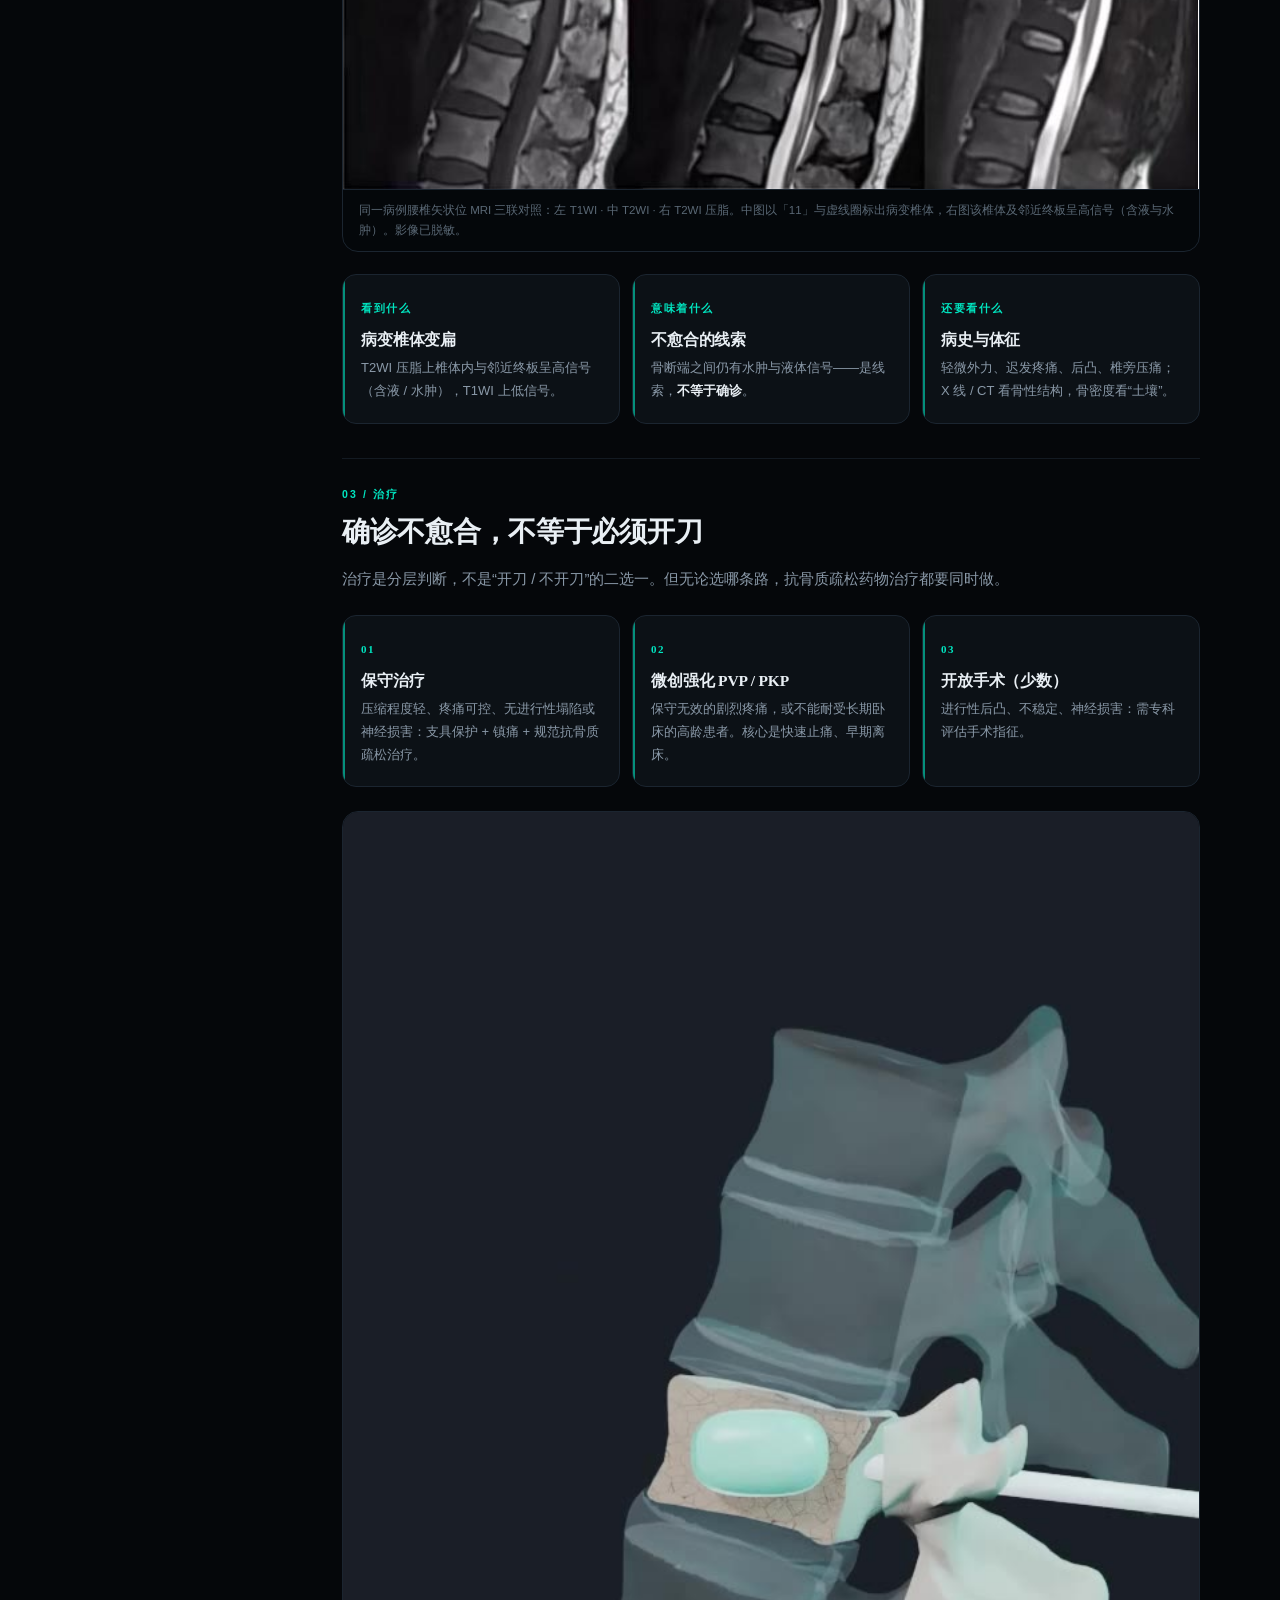
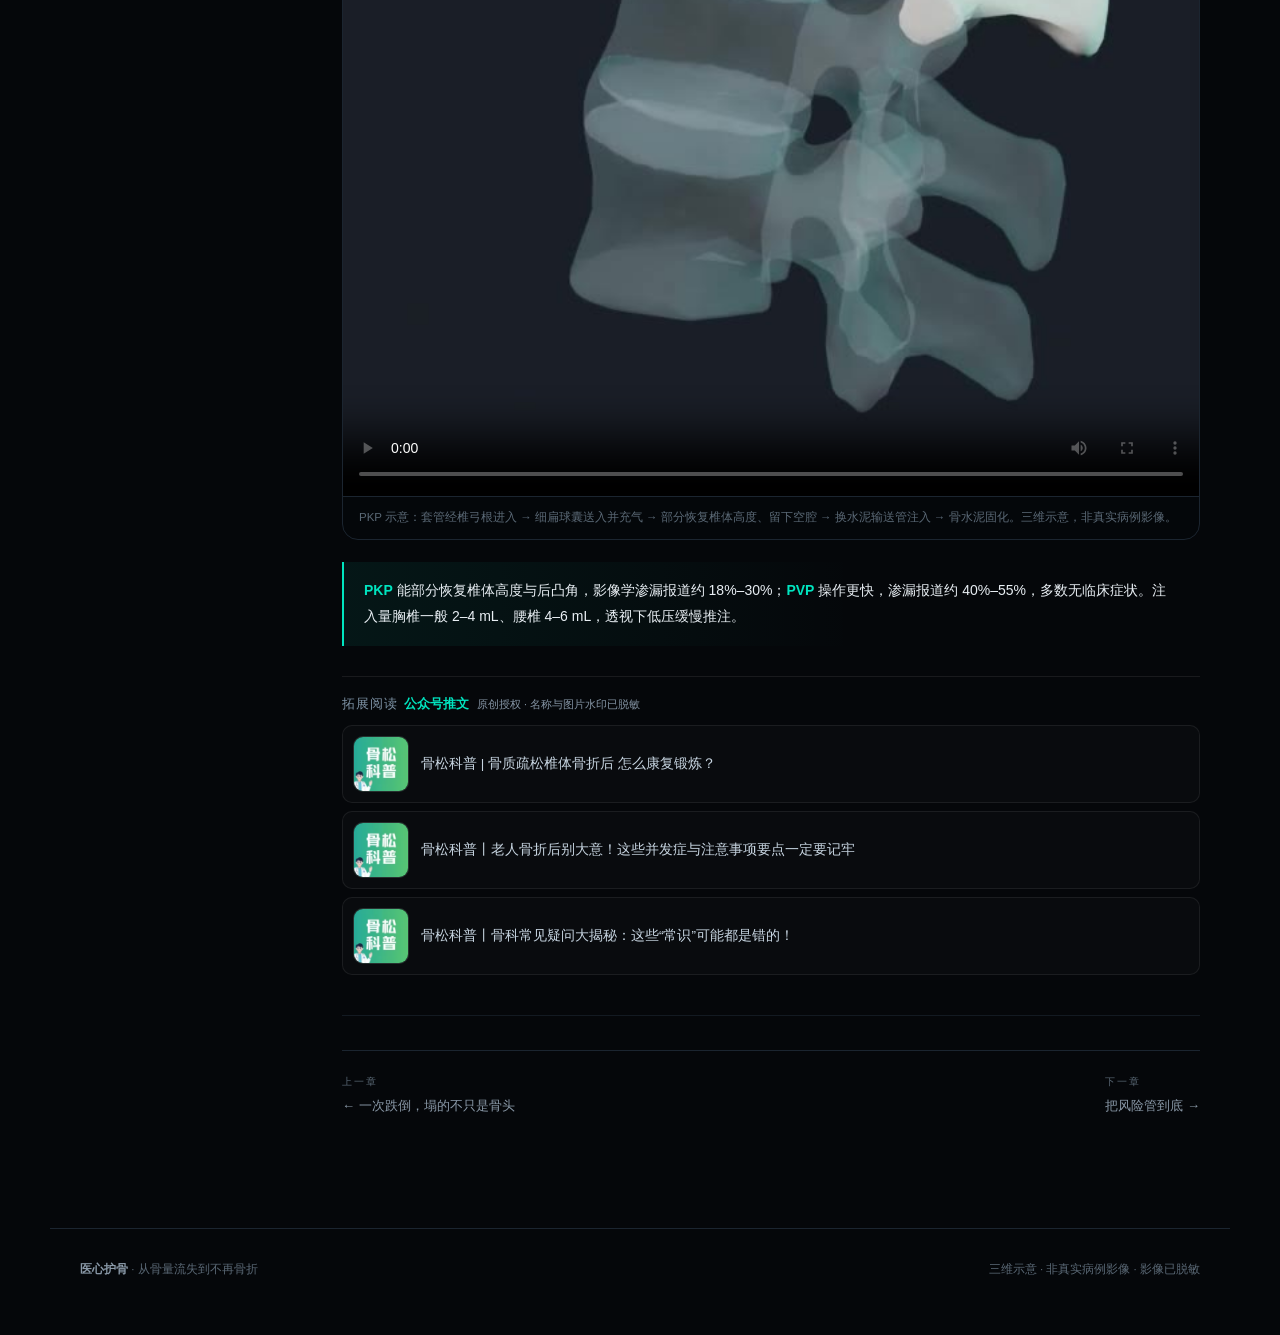
<file: ch4.html>
<!DOCTYPE html>
<html lang="zh-CN">
<head>
<meta charset="utf-8">
<meta name="viewport" content="width=device-width,initial-scale=1,viewport-fit=cover">
<title>04 结局 · 那条缝，为什么长不好 | 从骨量流失到不再骨折</title>
<meta name="description" content="不愈合的机制、影像线索与治疗分层：为什么看到高信号不等于确诊，为什么确诊不等于必须开刀。">
<meta property="og:title" content="04 结局 · 那条缝，为什么长不好 | 从骨量流失到不再骨折">
<meta property="og:description" content="不愈合的机制、影像线索与治疗分层：为什么看到高信号不等于确诊，为什么确诊不等于必须开刀。">
<meta property="og:image" content="assets/hero_poster.jpg">
<link rel="stylesheet" href="assets/css/site.css">
<style>
.extread{margin:30px 0 6px;border-top:1px solid rgba(255,255,255,.08);padding-top:16px}
.extread-hd{font-size:12.5px;letter-spacing:.08em;color:#7E93A6;margin-bottom:10px}
.extread-hd b{color:#00E5C0;font-weight:600;margin-left:6px;letter-spacing:0}
.extread ul{list-style:none;margin:0;padding:0;display:grid;gap:8px}
.extread li a{display:flex;gap:10px;justify-content:space-between;align-items:baseline;
 font-size:13.5px;line-height:1.6;color:#C7D5E1;text-decoration:none;padding:10px 12px;
 border:1px solid rgba(255,255,255,.07);border-radius:10px;background:rgba(255,255,255,.02);
 transition:border-color .2s,color .2s}
.extread li a:hover{color:#EAF0F5;border-color:rgba(0,229,192,.35)}
.extread li a i{font-style:normal;color:#4E6072;font-size:11.5px;flex:none}
</style>

<style>
.extread li a.wxcard{display:flex;gap:12px;align-items:center;padding:10px;text-decoration:none}
.extread li a.wxcard img{width:56px;height:74px;object-fit:cover;object-position:top;
 border-radius:6px;border:1px solid rgba(255,255,255,.1);flex:none;background:#111820}
.extread li a.wxcard span.t{flex:1;font-size:13.5px;line-height:1.55;color:#C7D5E1}
.extread li a.wxcard i{font-style:normal;color:#4E6072;font-size:11px;flex:none}
.extread li a.wxcard:hover span.t{color:#EAF0F5}
.extread li a.wxcard:hover img{border-color:rgba(0,229,192,.4)}
</style>
<style>
.wxview{position:fixed;inset:0;z-index:9999;background:#070A0F;display:none;flex-direction:column}
.wxview.on{display:flex}
.wxview-bar{flex:none;display:flex;align-items:center;justify-content:space-between;
 padding:12px 16px;border-bottom:1px solid rgba(255,255,255,.08);font-size:13px;
 color:#8A99A8;background:#070A0F}
.wxview-bar b{color:#E9EFF4;font-weight:600;font-size:13.5px}
.wxview-bar button{background:none;border:0;color:#00E5C0;font-size:20px;line-height:1;padding:4px 8px;cursor:pointer}
.wxview-body{flex:1;overflow-y:auto;-webkit-overflow-scrolling:touch;background:#070A0F}
.wxview-body{max-width:100vw;overflow-x:hidden}
.wxview-body img{display:block !important;width:100vw !important;max-width:100vw !important;height:auto !important;margin:0 auto}
.wxview-tip{flex:none;text-align:center;font-size:11.5px;color:#4E6072;padding:8px 0 14px}
</style>
<style>
.extread li a.wxcard img.wxlogo{width:56px;height:56px;object-fit:cover;object-position:top;
 border-radius:10px;border:1px solid rgba(255,255,255,.1);flex:none;background:#0d1a17}
</style>

<style>
.exnote{margin-left:8px;font-style:normal;font-size:10.5px;letter-spacing:0;
  color:#8494A4;font-weight:400;white-space:nowrap}
@media (max-width:420px){.exnote{display:block;margin:4px 0 0;white-space:normal}}
.srcnote{margin:14px 0 10px;padding:13px 15px;border-radius:12px;font-size:11.5px;line-height:1.85;
  color:#A9B8C6;background:rgba(255,255,255,.03);border:1px solid rgba(255,255,255,.12)}
.srcnote b{color:var(--text);font-weight:700}
</style>
</head>
<body>
<div id="bar"></div>
<header>
  <nav class="nav">
    <a class="logo" href="index.html"><i></i><span>医心护骨<small>骨松全链条科普</small></span></a>
    <ul>
        <li><a href="index.html">首页</a></li>
        <li><a href="ch1.html">疾病</a></li>
        <li><a href="ch2.html">预防</a></li>
        <li><a href="ch3.html">事件</a></li>
        <li><a href="ch4.html" class="on">结局</a></li>
        <li><a href="ch5.html">长期</a></li>
        <li><a href="full.html">全篇</a></li>
    </ul>
    <a class="ghostbtn" href="ch1.html">开始阅读</a>
  </nav>
</header>


<main>
  <div class="pagehead">
    <span class="eyebrow"><i></i>第 04 章 · 结局</span>
    <h1>那条缝，<em>为什么长不好</em></h1>
    <p class="lead">不愈合不是“运气差”。是血供、力学稳定性、全身骨质量三个层面，同时出了问题。</p>
    <div class="meta"><b>关键词</b> 机制 · 读片 · 治疗分层 ｜ <b>读法</b> 约 6 分钟</div>
  </div>

  <div class="layout">
    <aside class="toc">
      <div class="t">本章目录</div>
      <a href="#s1">机制：三个层面</a>
      <a href="#s2">读片：那处亮影</a>
      <a href="#s3">治疗：不等于必须开刀</a>
      <a class="back" href="index.html">← 返回首页</a>
    </aside>
    <div class="content">

      <section class="sec" id="s1">
        <div class="kicker">01 / 机制</div>
        <h2>三个层面同时出问题</h2>
        <figure class="fig me">
          <img src="assets/microenv.jpg" alt="AI 辅助生成的骨折端微环境示意图：一侧为血供受损的暗红区域（血供薄弱区），另一侧骨小梁稀疏、板层结构断裂，右下角圆窗显示疏松的骨小梁网络">
          <figcaption>AI 辅助生成的骨折端微环境示意 · 血供 ／ 错动 ／ 骨质量（示意，非真实影像）</figcaption>
        </figure>

        <div class="cause">
          <div class="cause-list">
            <div class="ci"><i>01</i><div><b>血供受损</b><span>断端的小血管与骨膜血管被撕断，形成暗红的“血供薄弱区”。负责成骨的干细胞靠血流运来，血管到不了，修复队就上不了场；缺血的骨还会坏死，占住原本要长新骨的缝隙。</span></div></div>
            <div class="ci"><i>02</i><div><b>持续错动</b><span>坐起、翻身、走路都在给断端加载。骨面反复微动，纤维软骨刚长上就被扯开，始终过渡不到骨性愈合，最后形成一个“假关节”。</span></div></div>
            <div class="ci"><i>03</i><div><b>骨质不良</b><span>骨小梁变细、断裂、孔隙变大（右下圆窗），成骨缺“材料”也缺“脚手架”；再加上钙与维生素 D 不足、长期用激素，土壤一直没改善。</span></div></div>
          </div>
          <svg class="cause-brace" viewBox="0 0 46 240" preserveAspectRatio="none" aria-hidden="true">
            <path d="M10 8 C 36 8, 36 74, 36 112 C 36 117, 40 120, 45 120 C 40 120, 36 123, 36 128 C 36 166, 36 232, 10 232" />
          </svg>
          <div class="cause-out">不愈合</div>
        </div>
      </section>
      <section class="sec" id="s2">
        <div class="kicker">02 / 读片</div>
        <h2>影像上那处亮影，只是一个线索</h2>
        <p class="p">X 线上它有时表现为一条透亮带——即椎体内裂隙征（IVC）；MRI 上则是含液与水肿的高信号。<b>不管哪种片子，指向的是同一件事：那里没长好</b>——但看到它，不等于确诊。</p>
        <figure class="fig"><img src="assets/film_mri3.png" alt="同一病例腰椎矢状位 MRI 三联对照：左 T1WI · 中 T2WI · 右 T2WI 压脂。中图以「11」与虚线圈标出病变椎体，右图该椎体及邻近终板呈高信号（含液与水肿）。影像已脱敏。"><figcaption>同一病例腰椎矢状位 MRI 三联对照：左 T1WI · 中 T2WI · 右 T2WI 压脂。中图以「11」与虚线圈标出病变椎体，右图该椎体及邻近终板呈高信号（含液与水肿）。影像已脱敏。</figcaption></figure>
        <div class="cards">
          <div class="card"><span class="idx">看到什么</span><h3>病变椎体变扁</h3><p>T2WI 压脂上椎体内与邻近终板呈高信号（含液 / 水肿），T1WI 上低信号。</p></div>
          <div class="card"><span class="idx">意味着什么</span><h3>不愈合的线索</h3><p>骨断端之间仍有水肿与液体信号——是线索，<b>不等于确诊</b>。</p></div>
          <div class="card"><span class="idx">还要看什么</span><h3>病史与体征</h3><p>轻微外力、迟发疼痛、后凸、椎旁压痛；X 线 / CT 看骨性结构，骨密度看“土壤”。</p></div>
        </div>
      </section>
      <section class="sec" id="s3">
        <div class="kicker">03 / 治疗</div>
        <h2>确诊不愈合，不等于必须开刀</h2>
        <p class="p">治疗是分层判断，不是“开刀 / 不开刀”的二选一。但无论选哪条路，抗骨质疏松药物治疗都要同时做。</p>
        <div class="cards">
          <div class="card"><span class="idx">01</span><h3>保守治疗</h3><p>压缩程度轻、疼痛可控、无进行性塌陷或神经损害：支具保护 + 镇痛 + 规范抗骨质疏松治疗。</p></div>
          <div class="card"><span class="idx">02</span><h3>微创强化 PVP / PKP</h3><p>保守无效的剧烈疼痛，或不能耐受长期卧床的高龄患者。核心是快速止痛、早期离床。</p></div>
          <div class="card"><span class="idx">03</span><h3>开放手术（少数）</h3><p>进行性后凸、不稳定、神经损害：需专科评估手术指征。</p></div>
        </div>
        <figure class="fig"><video src="assets/pvp.mp4" poster="assets/pvp_poster.jpg" controls playsinline preload="metadata"></video><figcaption>PKP 示意：套管经椎弓根进入 → 细扁球囊送入并充气 → 部分恢复椎体高度、留下空腔 → 换水泥输送管注入 → 骨水泥固化。三维示意，非真实病例影像。</figcaption></figure>
        <div class="callout"><b>PKP</b> 能部分恢复椎体高度与后凸角，影像学渗漏报道约 18%–30%；<b>PVP</b> 操作更快，渗漏报道约 40%–55%，多数无临床症状。注入量胸椎一般 2–4 mL、腰椎 4–6 mL，透视下低压缓慢推注。</div>
              <div class="extread">
          <div class="extread-hd">拓展阅读<b>公众号推文</b><i class="exnote">原创授权 · 名称与图片水印已脱敏</i></div>
          <ul>
            <li><a class="wxcard" href="wx/view.html?i=11&back=../ch4.html&v=3" ><img src="assets/wx/logo.png" alt="" class="wxlogo"><span class="t">骨松科普 | 骨质疏松椎体骨折后 怎么康复锻炼？</span></a></li>
            <li><a class="wxcard" href="wx/view.html?i=19&back=../ch4.html&v=3" ><img src="assets/wx/logo.png" alt="" class="wxlogo"><span class="t">骨松科普丨老人骨折后别大意！这些并发症与注意事项要点一定要记牢</span></a></li>
            <li><a class="wxcard" href="wx/view.html?i=29&back=../ch4.html&v=3" ><img src="assets/wx/logo.png" alt="" class="wxlogo"><span class="t">骨松科普丨骨科常见疑问大揭秘：这些“常识”可能都是错的！</span></a></li>
          </ul>
        </div>
      </section>

      <div class="nextprev">
        <a href="ch3.html"><span class="lbl">上一章</span>← 一次跌倒，塌的不只是骨头</a>
        <a href="ch5.html"><span class="lbl">下一章</span>把风险管到底 →</a>
      </div>
    </div>
  </div>
</main>

<footer>
  <div class="row">
    <div><b>医心护骨</b> · 从骨量流失到不再骨折</div>
    <div>三维示意 · 非真实病例影像 · 影像已脱敏</div>
  </div>
</footer>
<script src="assets/js/site.js"></script>
<div class="wxview" id="wxview" aria-hidden="true">
  <div class="wxview-bar"><b>公众号长图</b><button id="wxclose" aria-label="关闭">✕</button></div>
  <div class="wxview-body" id="wxbody"><img id="wximg" alt="公众号长图"></div>
  <div class="wxview-tip">上下滑动查看全文 · 点右上角 ✕ 关闭</div>
</div>
<script>
(function(){
  var v = document.getElementById('wxview'), img = document.getElementById('wximg'),
      body = document.getElementById('wxbody');
  if (!v) return;
  document.addEventListener('click', function(e){
    var a = e.target.closest && e.target.closest('a.wxcard');
    if (!a) return;
    var href = a.getAttribute('href') || '';
    if (!/\.jpe?g$/i.test(href)) return;
    e.preventDefault();
    img.src = href; body.scrollTop = 0;
    v.classList.add('on'); v.setAttribute('aria-hidden','false');
    document.body.style.overflow = 'hidden';
  });
  function close(){
    v.classList.remove('on'); v.setAttribute('aria-hidden','true');
    document.body.style.overflow = ''; img.removeAttribute('src');
  }
  document.getElementById('wxclose').addEventListener('click', close);
  document.addEventListener('keydown', function(e){ if (e.key === 'Escape') close(); });
})();
</script>

<script>
(function(){
  var KEY = 'wxScrollBack';
  // 打开长图前记录位置
  document.addEventListener('click', function(e){
    var a = e.target.closest && e.target.closest('a.wxcard');
    if (!a) return;
    try {
      sessionStorage.setItem(KEY, JSON.stringify({
        u: location.href.split('#')[0],
        y: window.scrollY || window.pageYOffset || 0
      }));
    } catch (err) {}
  });
  // 回到本页时还原
  try {
    var raw = sessionStorage.getItem(KEY);
    if (raw) {
      var s = JSON.parse(raw);
      if (s && s.u === location.href.split('#')[0]) {
        var go = function(){
          window.scrollTo(0, s.y || 0);
          document.documentElement.scrollTop = s.y || 0;
          document.body.scrollTop = s.y || 0;
        };
        go();
        setTimeout(go, 60);
        setTimeout(go, 220);
        sessionStorage.removeItem(KEY);
      }
    }
  } catch (err) {}
})();
</script>
</body>
</html>
</file>
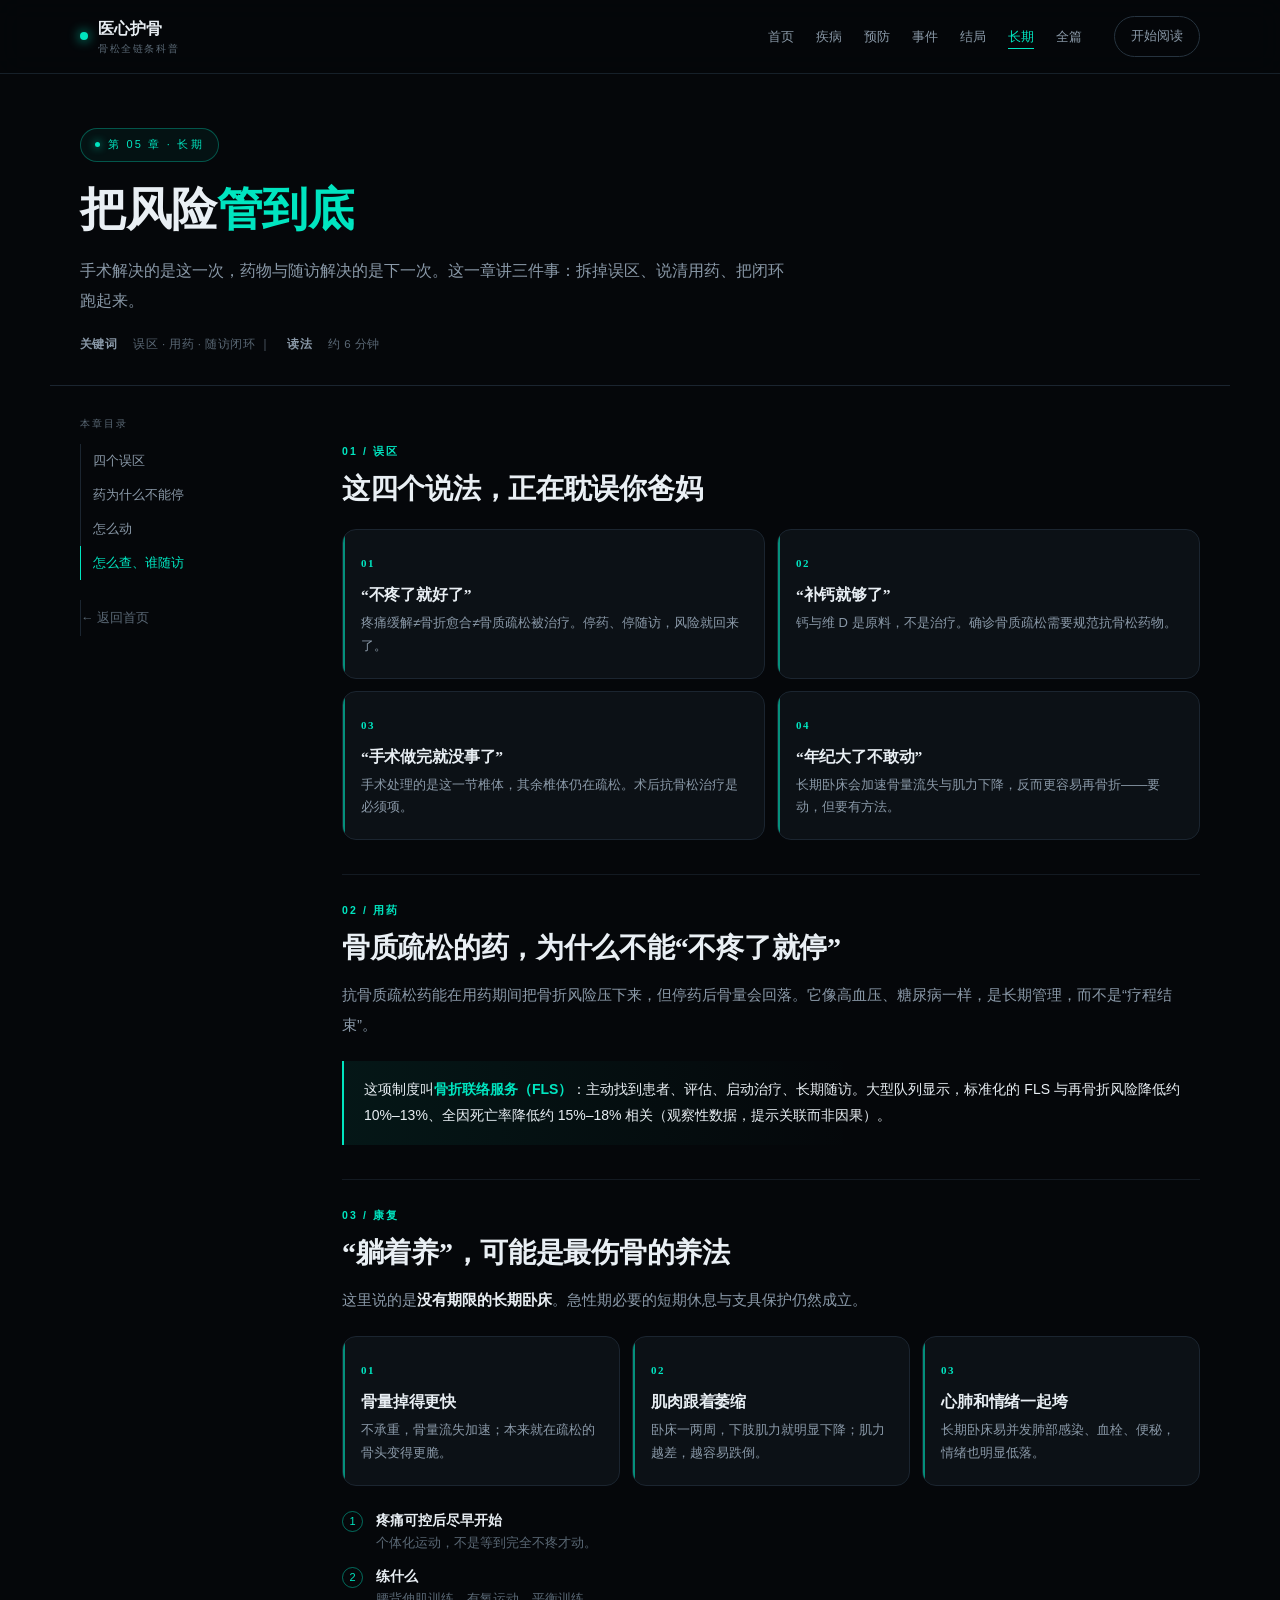
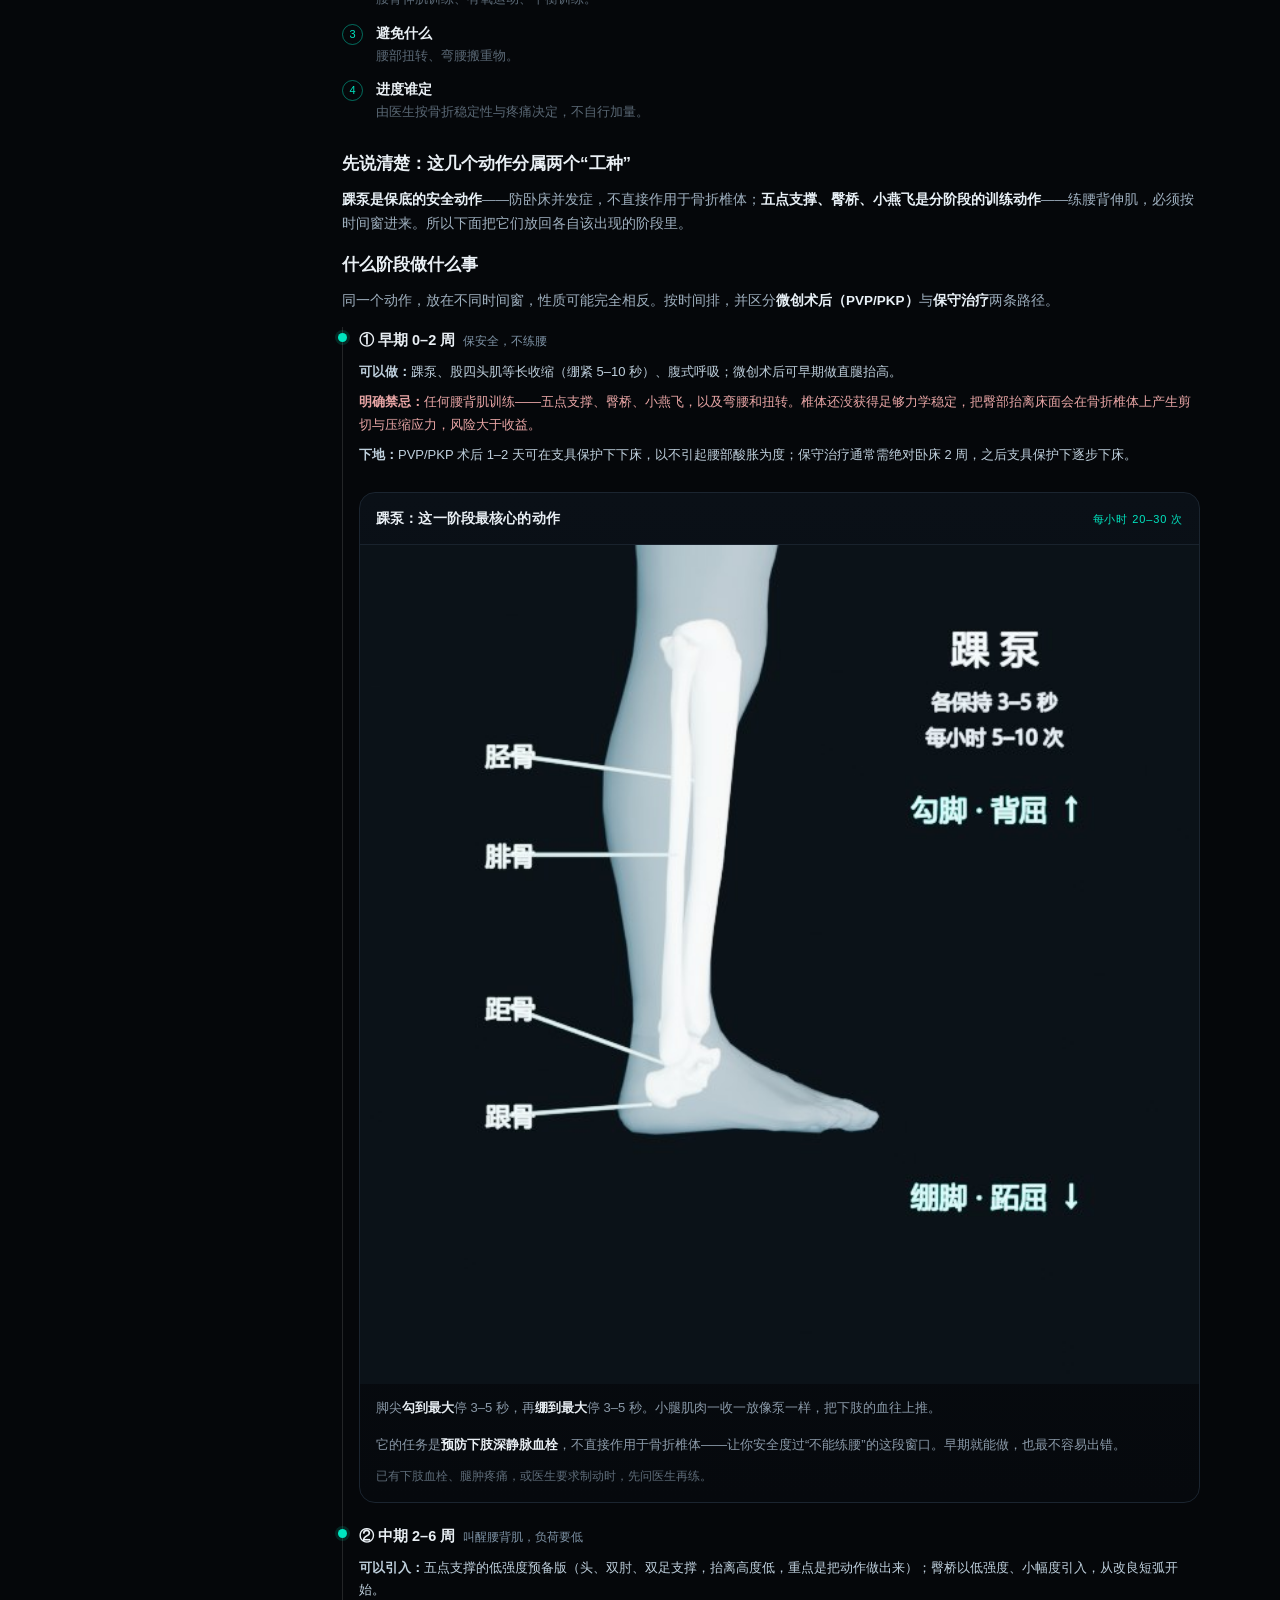
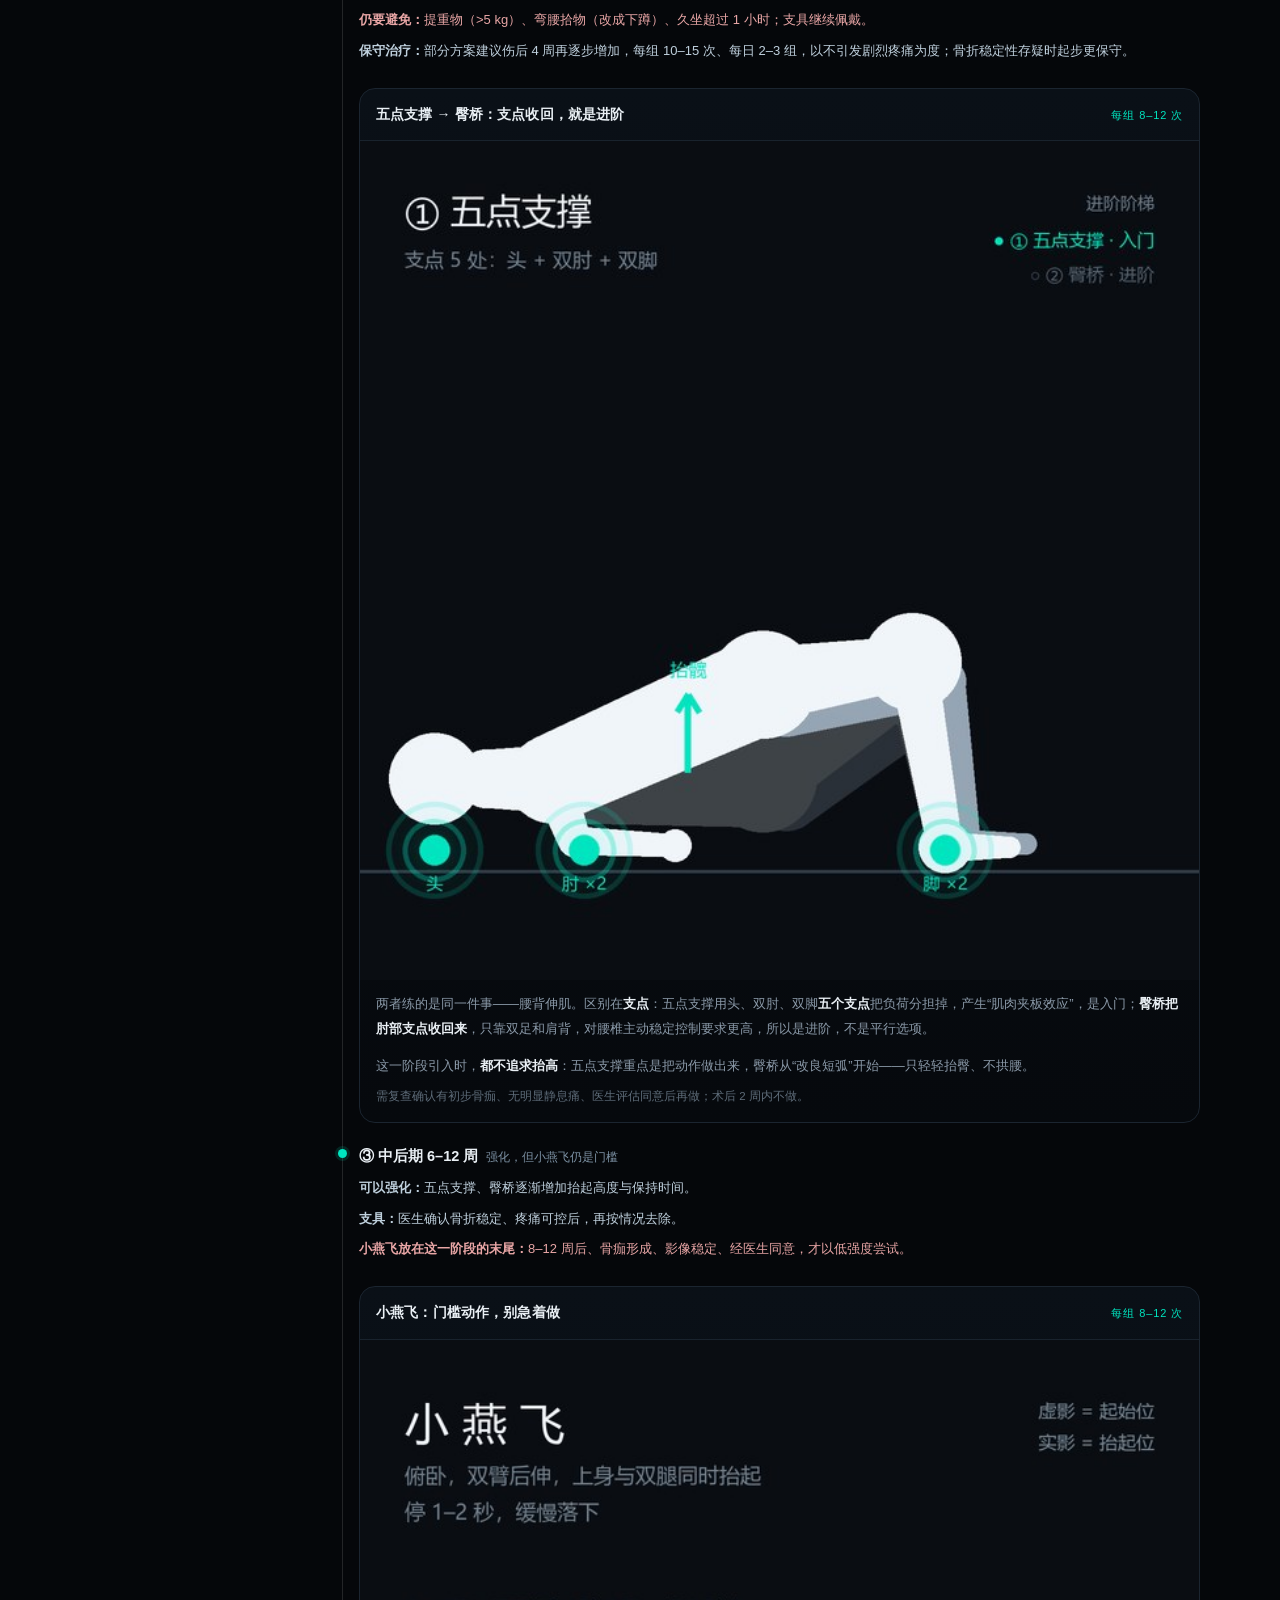
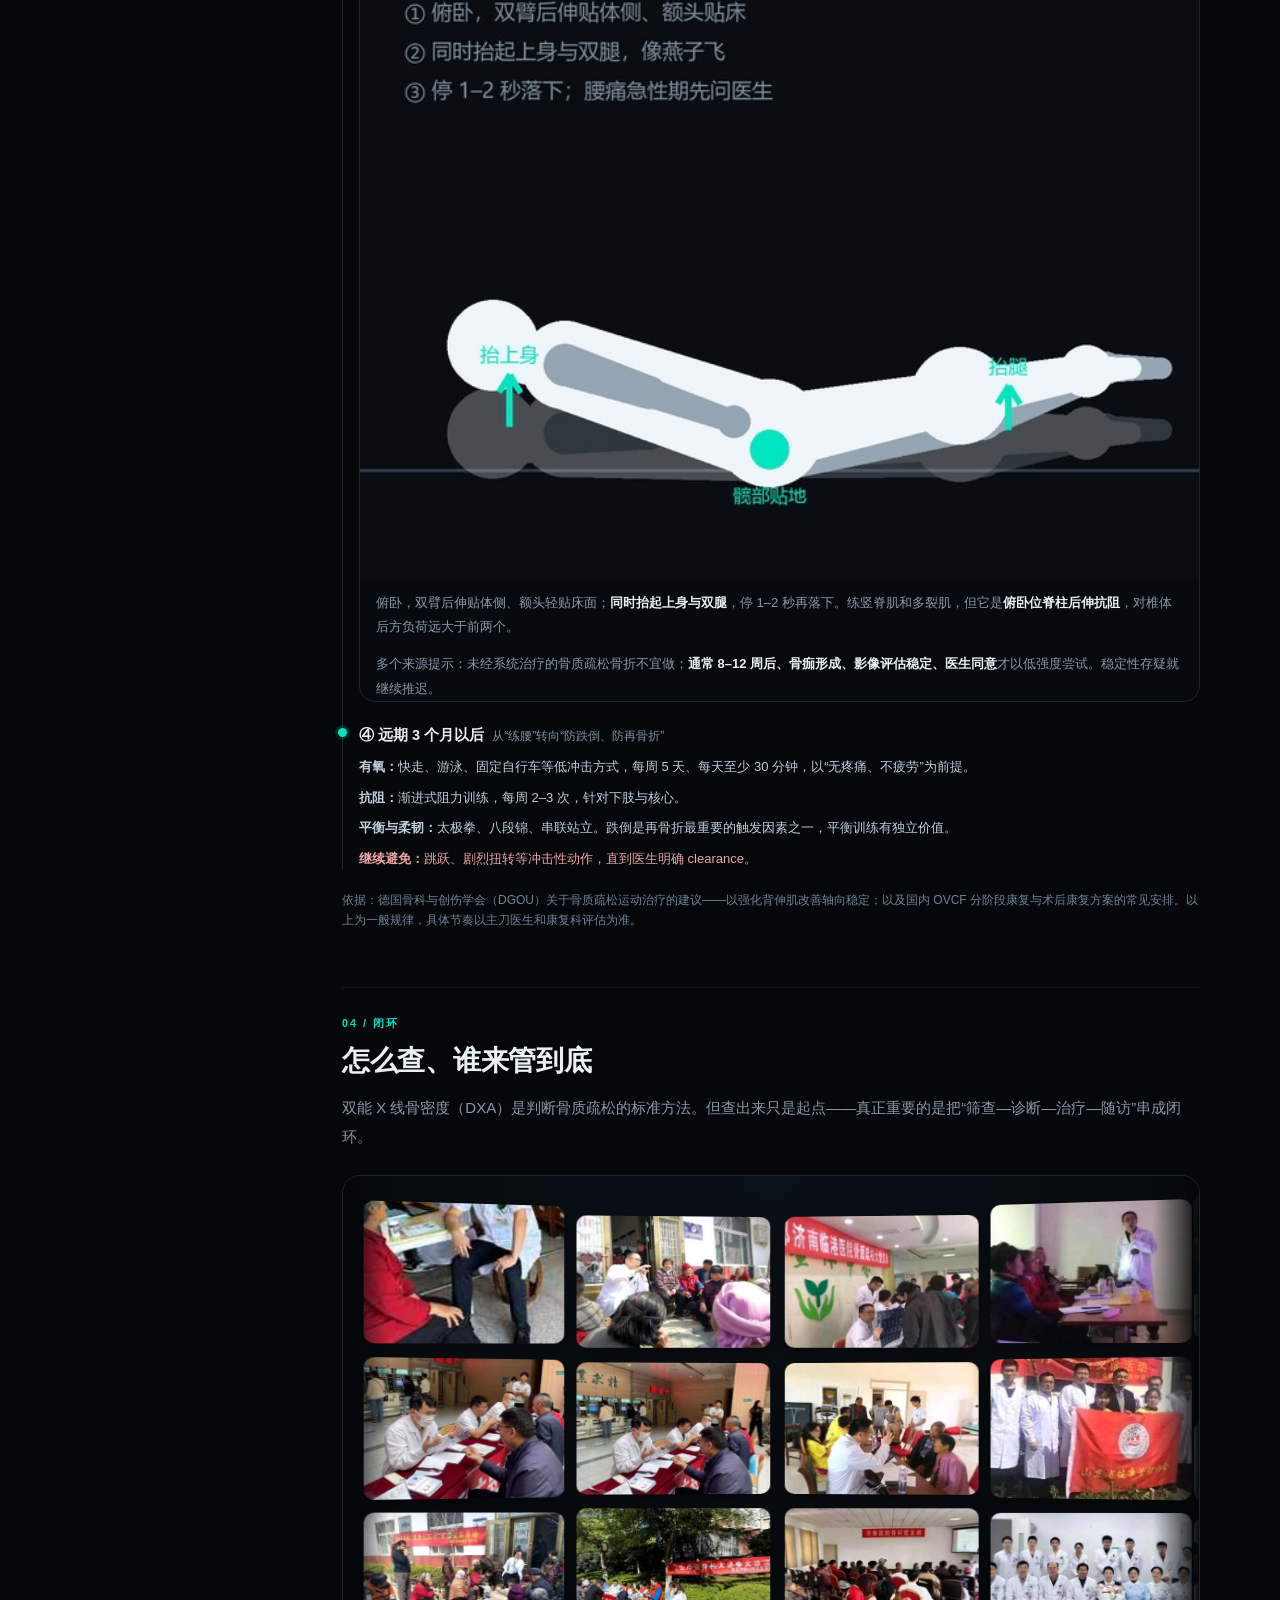
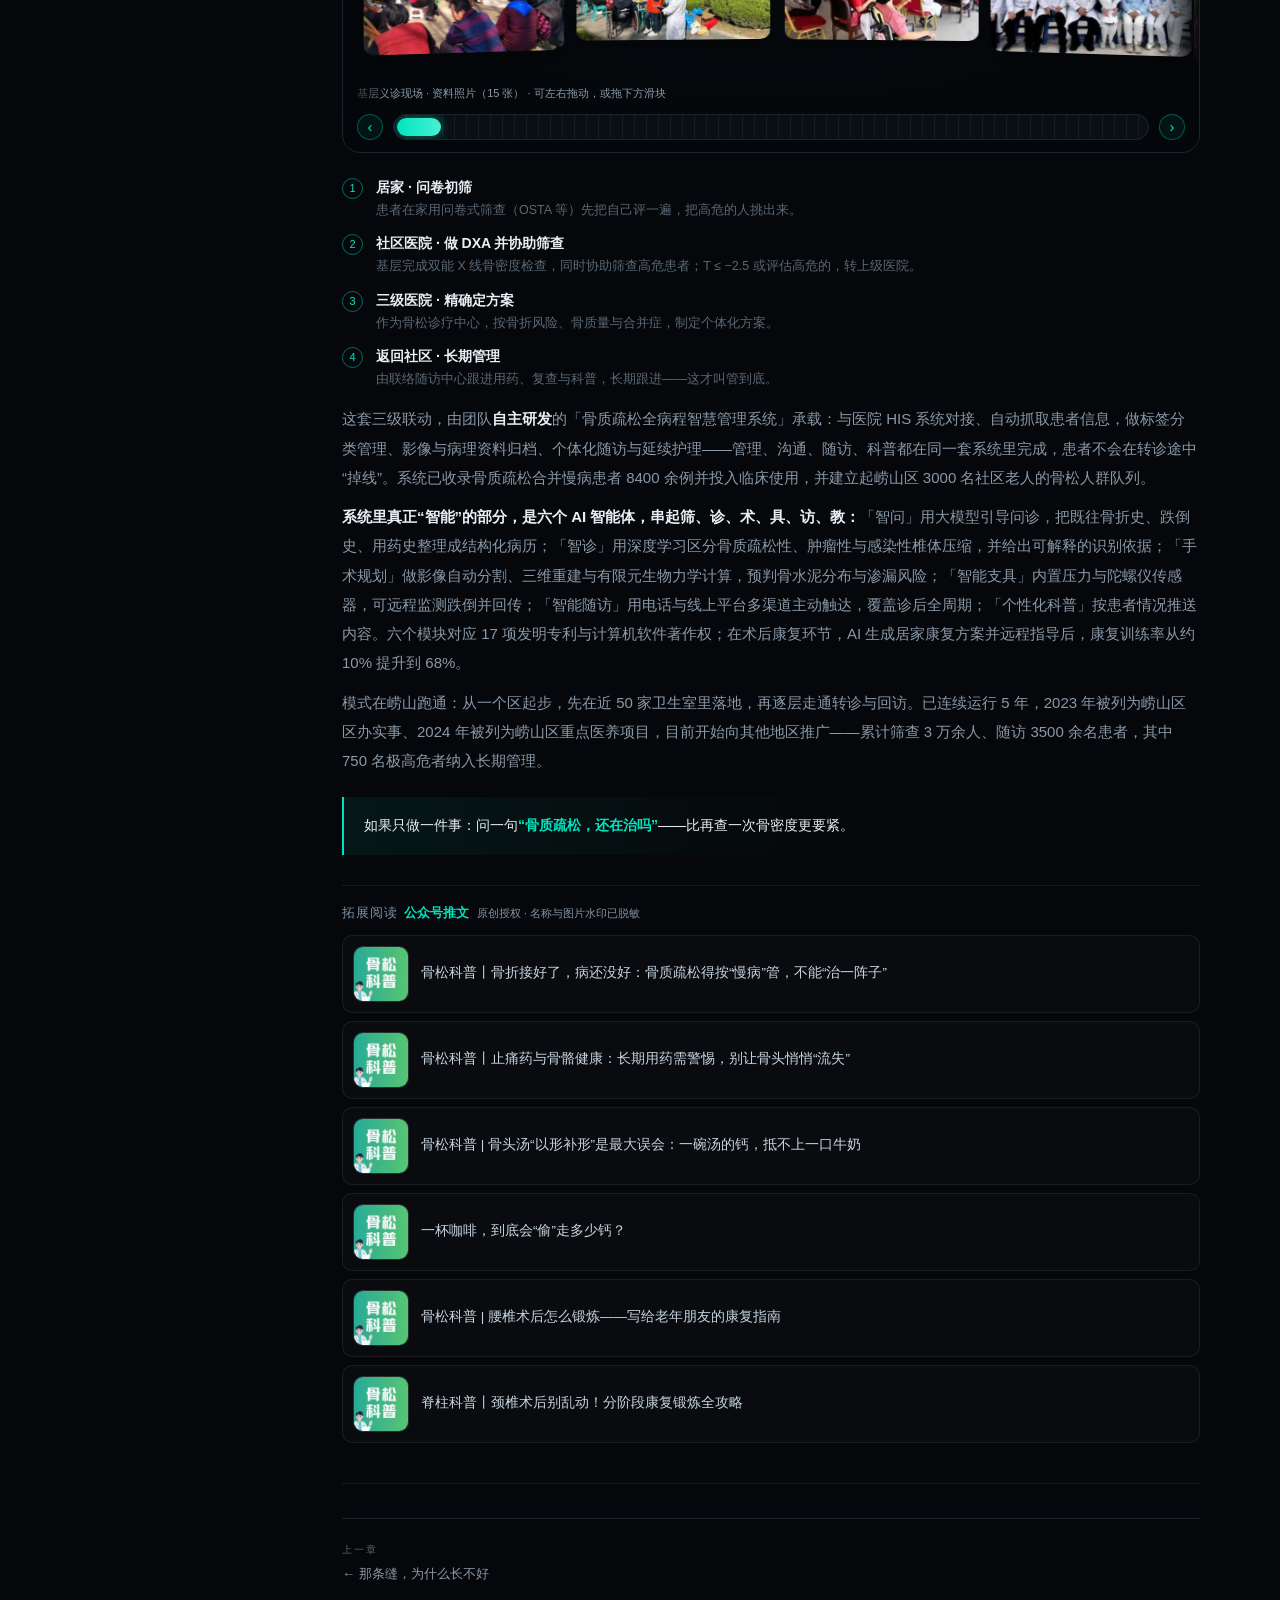
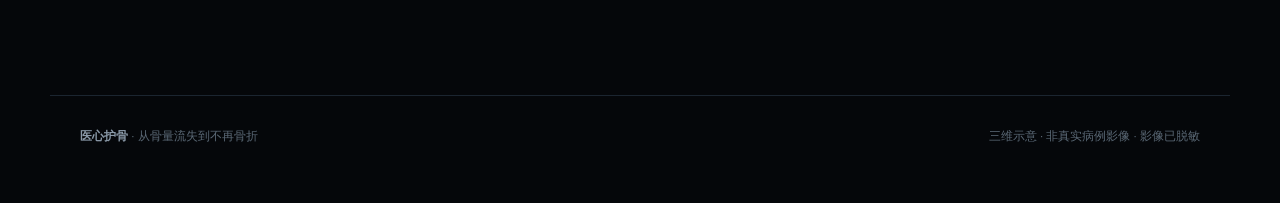
<file: ch5.html>
<!DOCTYPE html>
<html lang="zh-CN">
<head>
<meta charset="utf-8">
<meta name="viewport" content="width=device-width,initial-scale=1,viewport-fit=cover">
<title>05 长期 · 把风险管到底 | 从骨量流失到不再骨折</title>
<meta name="description" content="四个误区、药为什么不能停、骨折之后怎么动，以及筛查闭环与行动清单。">
<meta property="og:title" content="05 长期 · 把风险管到底 | 从骨量流失到不再骨折">
<meta property="og:description" content="四个误区、药为什么不能停、骨折之后怎么动，以及筛查闭环与行动清单。">
<meta property="og:image" content="assets/hero_poster.jpg">
<link rel="stylesheet" href="assets/css/site.css">
<style>
.ov-role,.ov-stage{margin:26px 0 22px}
.ov-hd{font-size:17px;font-weight:700;color:#EAF0F5;margin:0 0 8px}
.ov-sub{font-size:13.5px;line-height:1.78;color:#9FB0BF;margin:0 0 14px}
.ov-sub b{color:#E9F1F7}
.ov-grid{display:grid;gap:10px}
.ov-item{position:relative;border:1px solid rgba(255,255,255,.09);border-radius:14px;
  padding:13px 14px 14px;background:rgba(255,255,255,.03)}
.ov-item b{font-size:15px;color:#EAF0F5}
.ov-item span{display:inline-block;margin-left:8px;font-size:11px;padding:2px 7px;
  border-radius:99px;background:rgba(0,229,192,.14);color:#00E5C0;vertical-align:middle}
.ov-item em{display:block;font-style:normal;font-size:12px;color:#7E93A6;margin:6px 0}
.ov-item p{margin:0;font-size:13px;line-height:1.72;color:#B9C7D4}
.ov-item.a{border-color:rgba(0,229,192,.34);background:rgba(0,229,192,.06)}
.ov-tl{position:relative;margin:10px 0 0;padding-left:16px;border-left:1px solid rgba(255,255,255,.12)}
.ov-st{position:relative;margin:0 0 20px}
.ov-st::before{content:"";position:absolute;left:-21px;top:6px;width:9px;height:9px;
  border-radius:50%;background:#00E5C0;box-shadow:0 0 0 3px rgba(0,229,192,.14)}
.ov-st h4{margin:0;font-size:14.5px;color:#EAF0F5}
.ov-st h4 i{font-style:normal;font-weight:400;color:#7E93A6;font-size:12px;margin-left:8px}
.ov-st .ok,.ov-st .no{margin:8px 0 0;font-size:13px;line-height:1.72}
.ov-st .ok{color:#BFD0DD}
.ov-st .no{color:#E9A6A6}
.ov-st .ok b,.ov-st .no b{font-weight:700}
.ov-note{margin:16px 0 0;font-size:12px;line-height:1.7;color:#6F8496}
</style>
<style>
.extread{margin:30px 0 6px;border-top:1px solid rgba(255,255,255,.08);padding-top:16px}
.extread-hd{font-size:12.5px;letter-spacing:.08em;color:#7E93A6;margin-bottom:10px}
.extread-hd b{color:#00E5C0;font-weight:600;margin-left:6px;letter-spacing:0}
.extread ul{list-style:none;margin:0;padding:0;display:grid;gap:8px}
.extread li a{display:flex;gap:10px;justify-content:space-between;align-items:baseline;
 font-size:13.5px;line-height:1.6;color:#C7D5E1;text-decoration:none;padding:10px 12px;
 border:1px solid rgba(255,255,255,.07);border-radius:10px;background:rgba(255,255,255,.02);
 transition:border-color .2s,color .2s}
.extread li a:hover{color:#EAF0F5;border-color:rgba(0,229,192,.35)}
.extread li a i{font-style:normal;color:#4E6072;font-size:11.5px;flex:none}
</style>

<style>
.extread li a.wxcard{display:flex;gap:12px;align-items:center;padding:10px;text-decoration:none}
.extread li a.wxcard img{width:56px;height:74px;object-fit:cover;object-position:top;
 border-radius:6px;border:1px solid rgba(255,255,255,.1);flex:none;background:#111820}
.extread li a.wxcard span.t{flex:1;font-size:13.5px;line-height:1.55;color:#C7D5E1}
.extread li a.wxcard i{font-style:normal;color:#4E6072;font-size:11px;flex:none}
.extread li a.wxcard:hover span.t{color:#EAF0F5}
.extread li a.wxcard:hover img{border-color:rgba(0,229,192,.4)}
</style>
<style>
.wxview{position:fixed;inset:0;z-index:9999;background:#070A0F;display:none;flex-direction:column}
.wxview.on{display:flex}
.wxview-bar{flex:none;display:flex;align-items:center;justify-content:space-between;
 padding:12px 16px;border-bottom:1px solid rgba(255,255,255,.08);font-size:13px;
 color:#8A99A8;background:#070A0F}
.wxview-bar b{color:#E9EFF4;font-weight:600;font-size:13.5px}
.wxview-bar button{background:none;border:0;color:#00E5C0;font-size:20px;line-height:1;padding:4px 8px;cursor:pointer}
.wxview-body{flex:1;overflow-y:auto;-webkit-overflow-scrolling:touch;background:#070A0F}
.wxview-body{max-width:100vw;overflow-x:hidden}
.wxview-body img{display:block !important;width:100vw !important;max-width:100vw !important;height:auto !important;margin:0 auto}
.wxview-tip{flex:none;text-align:center;font-size:11.5px;color:#4E6072;padding:8px 0 14px}
</style>
<style>
.extread li a.wxcard img.wxlogo{width:56px;height:56px;object-fit:cover;object-position:top;
 border-radius:10px;border:1px solid rgba(255,255,255,.1);flex:none;background:#0d1a17}
</style>

<style>
.exnote{margin-left:8px;font-style:normal;font-size:10.5px;letter-spacing:0;
  color:#8494A4;font-weight:400;white-space:nowrap}
@media (max-width:420px){.exnote{display:block;margin:4px 0 0;white-space:normal}}
.srcnote{margin:14px 0 10px;padding:13px 15px;border-radius:12px;font-size:11.5px;line-height:1.85;
  color:#A9B8C6;background:rgba(255,255,255,.03);border:1px solid rgba(255,255,255,.12)}
.srcnote b{color:var(--text);font-weight:700}
</style>
</head>
<body>
<div id="bar"></div>
<header>
  <nav class="nav">
    <a class="logo" href="index.html"><i></i><span>医心护骨<small>骨松全链条科普</small></span></a>
    <ul>
        <li><a href="index.html">首页</a></li>
        <li><a href="ch1.html">疾病</a></li>
        <li><a href="ch2.html">预防</a></li>
        <li><a href="ch3.html">事件</a></li>
        <li><a href="ch4.html">结局</a></li>
        <li><a href="ch5.html" class="on">长期</a></li>
        <li><a href="full.html">全篇</a></li>
    </ul>
    <a class="ghostbtn" href="ch1.html">开始阅读</a>
  </nav>
</header>


<main>
  <div class="pagehead">
    <span class="eyebrow"><i></i>第 05 章 · 长期</span>
    <h1>把风险<em>管到底</em></h1>
    <p class="lead">手术解决的是这一次，药物与随访解决的是下一次。这一章讲三件事：拆掉误区、说清用药、把闭环跑起来。</p>
    <div class="meta"><b>关键词</b> 误区 · 用药 · 随访闭环 ｜ <b>读法</b> 约 6 分钟</div>
  </div>

  <div class="layout">
    <aside class="toc">
      <div class="t">本章目录</div>
      <a href="#s1">四个误区</a>
      <a href="#s2">药为什么不能停</a>
      <a href="#s3">怎么动</a>
      <a href="#s4">怎么查、谁随访</a>
      <a class="back" href="index.html">← 返回首页</a>
    </aside>
    <div class="content">

      <section class="sec" id="s1">
        <div class="kicker">01 / 误区</div>
        <h2>这四个说法，正在耽误你爸妈</h2>
        <div class="cards two">
          <div class="card"><span class="idx">01</span><h3>“不疼了就好了”</h3><p>疼痛缓解≠骨折愈合≠骨质疏松被治疗。停药、停随访，风险就回来了。</p></div>
          <div class="card"><span class="idx">02</span><h3>“补钙就够了”</h3><p>钙与维 D 是原料，不是治疗。确诊骨质疏松需要规范抗骨松药物。</p></div>
          <div class="card"><span class="idx">03</span><h3>“手术做完就没事了”</h3><p>手术处理的是这一节椎体，其余椎体仍在疏松。术后抗骨松治疗是必须项。</p></div>
          <div class="card"><span class="idx">04</span><h3>“年纪大了不敢动”</h3><p>长期卧床会加速骨量流失与肌力下降，反而更容易再骨折——要动，但要有方法。</p></div>
        </div>
      </section>
      <section class="sec" id="s2">
        <div class="kicker">02 / 用药</div>
        <h2>骨质疏松的药，为什么不能“不疼了就停”</h2>
        <p class="p">抗骨质疏松药能在用药期间把骨折风险压下来，但停药后骨量会回落。它像高血压、糖尿病一样，是长期管理，而不是“疗程结束”。</p>
        <div class="callout">这项制度叫<b>骨折联络服务（FLS）</b>：主动找到患者、评估、启动治疗、长期随访。大型队列显示，标准化的 FLS 与再骨折风险降低约 10%–13%、全因死亡率降低约 15%–18% 相关（观察性数据，提示关联而非因果）。</div>
      </section>
      <section class="sec" id="s3">
        <div class="kicker">03 / 康复</div>
        <h2>“躺着养”，可能是最伤骨的养法</h2>
        <p class="p">这里说的是<b>没有期限的长期卧床</b>。急性期必要的短期休息与支具保护仍然成立。</p>
        <div class="cards">
          <div class="card"><span class="idx">01</span><h3>骨量掉得更快</h3><p>不承重，骨量流失加速；本来就在疏松的骨头变得更脆。</p></div>
          <div class="card"><span class="idx">02</span><h3>肌肉跟着萎缩</h3><p>卧床一两周，下肢肌力就明显下降；肌力越差，越容易跌倒。</p></div>
          <div class="card"><span class="idx">03</span><h3>心肺和情绪一起垮</h3><p>长期卧床易并发肺部感染、血栓、便秘，情绪也明显低落。</p></div>
        </div>
        <div class="path">
          <div class="step"><span class="n">1</span><div><b>疼痛可控后尽早开始</b><span>个体化运动，不是等到完全不疼才动。</span></div></div>
          <div class="step"><span class="n">2</span><div><b>练什么</b><span>腰背伸肌训练、有氧运动、平衡训练。</span></div></div>
          <div class="step"><span class="n">3</span><div><b>避免什么</b><span>腰部扭转、弯腰搬重物。</span></div></div>
          <div class="step"><span class="n">4</span><div><b>进度谁定</b><span>由医生按骨折稳定性与疼痛决定，不自行加量。</span></div></div>
        </div>

            <div class="ov-role">
            <div class="ov-hd">先说清楚：这几个动作分属两个“工种”</div>
            <p class="ov-sub"><b>踝泵是保底的安全动作</b>——防卧床并发症，不直接作用于骨折椎体；<b>五点支撑、臀桥、小燕飞是分阶段的训练动作</b>——练腰背伸肌，必须按时间窗进来。所以下面把它们放回各自该出现的阶段里。</p>

            <div class="ov-hd">什么阶段做什么事</div>
            <p class="ov-sub">同一个动作，放在不同时间窗，性质可能完全相反。按时间排，并区分<b>微创术后（PVP/PKP）</b>与<b>保守治疗</b>两条路径。</p>
            <div class="ov-tl">

              <div class="ov-st">
                <h4>① 早期 0–2 周<i>保安全，不练腰</i></h4>
                <p class="ok"><b>可以做：</b>踝泵、股四头肌等长收缩（绷紧 5–10 秒）、腹式呼吸；微创术后可早期做直腿抬高。</p>
                <p class="no"><b>明确禁忌：</b>任何腰背肌训练——五点支撑、臀桥、小燕飞，以及弯腰和扭转。椎体还没获得足够力学稳定，把臀部抬离床面会在骨折椎体上产生剪切与压缩应力，风险大于收益。</p>
                <p class="ok"><b>下地：</b>PVP/PKP 术后 1–2 天可在支具保护下下床，以不引起腰部酸胀为度；保守治疗通常需绝对卧床 2 周，之后支具保护下逐步下床。</p>
                <div class="ankle">
                  <div class="ankle-hd"><b>踝泵：这一阶段最核心的动作</b><i>每小时 20–30 次</i></div>
                  <video class="ankle-vid" muted playsinline loop autoplay preload="metadata"
                         poster="assets/ankle_poster.jpg" width="640" height="640"
                         aria-label="踝泵动作示意：脚尖慢慢勾到最大（背屈），停 3–5 秒；再绷到最大（跖屈），停 3–5 秒，循环往复">
                    <source src="assets/ankle.mp4" type="video/mp4">
                  </video>
                  <p>脚尖<b>勾到最大</b>停 3–5 秒，再<b>绷到最大</b>停 3–5 秒。小腿肌肉一收一放像泵一样，把下肢的血往上推。</p>
                  <p>它的任务是<b>预防下肢深静脉血栓</b>，不直接作用于骨折椎体——让你安全度过“不能练腰”的这段窗口。早期就能做，也最不容易出错。</p>
                  <p class="vnote">已有下肢血栓、腿肿疼痛，或医生要求制动时，先问医生再练。</p>
                </div>

              </div>

              <div class="ov-st">
                <h4>② 中期 2–6 周<i>叫醒腰背肌，负荷要低</i></h4>
                <p class="ok"><b>可以引入：</b>五点支撑的低强度预备版（头、双肘、双足支撑，抬离高度低，重点是把动作做出来）；臀桥以低强度、小幅度引入，从改良短弧开始。</p>
                <p class="no"><b>仍要避免：</b>提重物（&gt;5 kg）、弯腰拾物（改成下蹲）、久坐超过 1 小时；支具继续佩戴。</p>
                <p class="ok"><b>保守治疗：</b>部分方案建议伤后 4 周再逐步增加，每组 10–15 次、每日 2–3 组，以不引发剧烈疼痛为度；骨折稳定性存疑时起步更保守。</p>
                <div class="ankle">
                  <div class="ankle-hd"><b>五点支撑 → 臀桥：支点收回，就是进阶</b><i>每组 8–12 次</i></div>
                  <video class="ankle-vid" muted playsinline loop autoplay preload="metadata"
                         poster="assets/merge_poster.jpg" width="640" height="640"
                         aria-label="进阶演示：先五点支撑（头、双肘、双脚五点着床）抬髋，再收回肘部支点改为臀桥（双足与肩背支撑）抬髋">
                    <source src="assets/merge.mp4" type="video/mp4">
                  </video>
                  <p>两者练的是同一件事——腰背伸肌。区别在<b>支点</b>：五点支撑用头、双肘、双脚<b>五个支点</b>把负荷分担掉，产生“肌肉夹板效应”，是入门；<b>臀桥把肘部支点收回来</b>，只靠双足和肩背，对腰椎主动稳定控制要求更高，所以是进阶，不是平行选项。</p>
                  <p>这一阶段引入时，<b>都不追求抬高</b>：五点支撑重点是把动作做出来，臀桥从“改良短弧”开始——只轻轻抬臀、不拱腰。</p>
                  <p class="vnote">需复查确认有初步骨痂、无明显静息痛、医生评估同意后再做；术后 2 周内不做。</p>
                </div>

              </div>

              <div class="ov-st">
                <h4>③ 中后期 6–12 周<i>强化，但小燕飞仍是门槛</i></h4>
                <p class="ok"><b>可以强化：</b>五点支撑、臀桥逐渐增加抬起高度与保持时间。</p>
                <p class="ok"><b>支具：</b>医生确认骨折稳定、疼痛可控后，再按情况去除。</p>
                <p class="no"><b>小燕飞放在这一阶段的末尾：</b>8–12 周后、骨痂形成、影像稳定、经医生同意，才以低强度尝试。</p>
                <div class="ankle">
                  <div class="ankle-hd"><b>小燕飞：门槛动作，别急着做</b><i>每组 8–12 次</i></div>
                  <video class="ankle-vid" muted playsinline loop autoplay preload="metadata"
                         poster="assets/swallow_poster.jpg" width="640" height="640"
                         aria-label="小燕飞动作示意：俯卧，双臂后伸，同时抬起上身与双腿，停 1–2 秒再落下">
                    <source src="assets/swallow.mp4" type="video/mp4">
                  </video>
                  <p>俯卧，双臂后伸贴体侧、额头轻贴床面；<b>同时抬起上身与双腿</b>，停 1–2 秒再落下。练竖脊肌和多裂肌，但它是<b>俯卧位脊柱后伸抗阻</b>，对椎体后方负荷远大于前两个。</p>
                  <p>多个来源提示：未经系统治疗的骨质疏松骨折不宜做；<b>通常 8–12 周后、骨痂形成、影像评估稳定、医生同意</b>才以低强度尝试。稳定性存疑就继续推迟。</p>
                </div>

              </div>

              <div class="ov-st">
                <h4>④ 远期 3 个月以后<i>从“练腰”转向“防跌倒、防再骨折”</i></h4>
                <p class="ok"><b>有氧：</b>快走、游泳、固定自行车等低冲击方式，每周 5 天、每天至少 30 分钟，以“无疼痛、不疲劳”为前提。</p>
                <p class="ok"><b>抗阻：</b>渐进式阻力训练，每周 2–3 次，针对下肢与核心。</p>
                <p class="ok"><b>平衡与柔韧：</b>太极拳、八段锦、串联站立。跌倒是再骨折最重要的触发因素之一，平衡训练有独立价值。</p>
                <p class="no"><b>继续避免：</b>跳跃、剧烈扭转等冲击性动作，直到医生明确 clearance。</p>
              </div>

            </div>
            <p class="ov-note">依据：德国骨科与创伤学会（DGOU）关于骨质疏松运动治疗的建议——以强化背伸肌改善轴向稳定；以及国内 OVCF 分阶段康复与术后康复方案的常见安排。以上为一般规律，具体节奏以主刀医生和康复科评估为准。</p>
      </section>
      <section class="sec" id="s4">
        <div class="kicker">04 / 闭环</div>
        <h2>怎么查、谁来管到底</h2>
        <p class="p">双能 X 线骨密度（DXA）是判断骨质疏松的标准方法。但查出来只是起点——真正重要的是把“筛查—诊断—治疗—随访”串成闭环。</p>
                                                        <figure class="gallery">
        <div class="gallery-track">
        <div class="shot"><img src="assets/wall_1.jpg" alt="基层义诊现场"></div>
        <div class="shot"><img src="assets/wall_3.jpg" alt="门诊大厅义诊" loading="lazy"></div>
        <div class="shot"><img src="assets/wall_4.jpg" alt="村口义诊：老人围坐听讲解" loading="lazy"></div>
        <div class="shot"><img src="assets/wall_5.jpg" alt="村卫生室门口：逐一解答" loading="lazy"></div>
        <div class="shot"><img src="assets/wall_6.jpg" alt="社区义诊：现场读片" loading="lazy"></div>
        <div class="shot"><img src="assets/wall_7.jpg" alt="户外义诊帐篷前的筛查队伍" loading="lazy"></div>
        <div class="shot"><img src="assets/wall_8.jpg" alt="室内义诊现场" loading="lazy"></div>
        <div class="shot"><img src="assets/wall_9.jpg" alt="基层康复指导" loading="lazy"></div>
        <div class="shot"><img src="assets/wall_10.jpg" alt="村居讲堂：骨松科普宣教" loading="lazy"></div>
        <div class="shot"><img src="assets/wall_12.jpg" alt="基层医师培训授课" loading="lazy"></div>
        <div class="shot"><img src="assets/wall_14.jpg" alt="义诊现场合影" loading="lazy"></div>
        <div class="shot"><img src="assets/wall_15.jpg" alt="义诊现场合影" loading="lazy"></div>
        <div class="shot"><img src="assets/wall_16.jpg" alt="学术活动现场合影" loading="lazy"></div>
        <div class="shot"><img src="assets/wall_11.jpg" alt="基层影像检查现场" loading="lazy"></div>
        <div class="shot"><img src="assets/wall_21.jpg" alt="社区骨松风险筛查现场" loading="lazy"></div>
        </div>
        <figcaption>基层义诊现场 · 资料照片（15 张） · 可左右拖动，或拖下方滑块</figcaption>
        <div class="wallbar">
          <button class="wbtn" type="button" data-dir="-1" aria-label="向左">‹</button>
          <div class="wrail"><div class="wthumb"></div></div>
          <button class="wbtn" type="button" data-dir="1" aria-label="向右">›</button>
        </div>
      </figure>
        <div class="path">
          <div class="step"><span class="n">1</span><div><b>居家 · 问卷初筛</b><span>患者在家用问卷式筛查（OSTA 等）先把自己评一遍，把高危的人挑出来。</span></div></div>
          <div class="step"><span class="n">2</span><div><b>社区医院 · 做 DXA 并协助筛查</b><span>基层完成双能 X 线骨密度检查，同时协助筛查高危患者；T ≤ −2.5 或评估高危的，转上级医院。</span></div></div>
          <div class="step"><span class="n">3</span><div><b>三级医院 · 精确定方案</b><span>作为骨松诊疗中心，按骨折风险、骨质量与合并症，制定个体化方案。</span></div></div>
          <div class="step"><span class="n">4</span><div><b>返回社区 · 长期管理</b><span>由联络随访中心跟进用药、复查与科普，长期跟进——这才叫管到底。</span></div></div>
        </div>
        <p class="p">这套三级联动，由团队<b>自主研发</b>的「骨质疏松全病程智慧管理系统」承载：与医院 HIS 系统对接、自动抓取患者信息，做标签分类管理、影像与病理资料归档、个体化随访与延续护理——管理、沟通、随访、科普都在同一套系统里完成，患者不会在转诊途中“掉线”。系统已收录骨质疏松合并慢病患者 8400 余例并投入临床使用，并建立起崂山区 3000 名社区老人的骨松人群队列。</p>
        <p class="p"><b>系统里真正“智能”的部分，是六个 AI 智能体，串起筛、诊、术、具、访、教：</b>「智问」用大模型引导问诊，把既往骨折史、跌倒史、用药史整理成结构化病历；「智诊」用深度学习区分骨质疏松性、肿瘤性与感染性椎体压缩，并给出可解释的识别依据；「手术规划」做影像自动分割、三维重建与有限元生物力学计算，预判骨水泥分布与渗漏风险；「智能支具」内置压力与陀螺仪传感器，可远程监测跌倒并回传；「智能随访」用电话与线上平台多渠道主动触达，覆盖诊后全周期；「个性化科普」按患者情况推送内容。六个模块对应 17 项发明专利与计算机软件著作权；在术后康复环节，AI 生成居家康复方案并远程指导后，康复训练率从约 10% 提升到 68%。</p>
        <p class="p">模式在崂山跑通：从一个区起步，先在近 50 家卫生室里落地，再逐层走通转诊与回访。已连续运行 5 年，2023 年被列为崂山区区办实事、2024 年被列为崂山区重点医养项目，目前开始向其他地区推广——累计筛查 3 万余人、随访 3500 余名患者，其中 750 名极高危者纳入长期管理。</p>
        <div class="callout">如果只做一件事：问一句<b>“骨质疏松，还在治吗”</b>——比再查一次骨密度更要紧。</div>
              <div class="extread">
          <div class="extread-hd">拓展阅读<b>公众号推文</b><i class="exnote">原创授权 · 名称与图片水印已脱敏</i></div>
          <ul>
            <li><a class="wxcard" href="wx/view.html?i=03&back=../ch5.html&v=3" ><img src="assets/wx/logo.png" alt="" class="wxlogo"><span class="t">骨松科普丨骨折接好了，病还没好：骨质疏松得按“慢病”管，不能“治一阵子”</span></a></li>
            <li><a class="wxcard" href="wx/view.html?i=08&back=../ch5.html&v=3" ><img src="assets/wx/logo.png" alt="" class="wxlogo"><span class="t">骨松科普丨止痛药与骨骼健康：长期用药需警惕，别让骨头悄悄“流失”</span></a></li>
            <li><a class="wxcard" href="wx/view.html?i=05&back=../ch5.html&v=3" ><img src="assets/wx/logo.png" alt="" class="wxlogo"><span class="t">骨松科普 | 骨头汤“以形补形”是最大误会：一碗汤的钙，抵不上一口牛奶</span></a></li>
            <li><a class="wxcard" href="wx/view.html?i=24&back=../ch5.html&v=3" ><img src="assets/wx/logo.png" alt="" class="wxlogo"><span class="t">一杯咖啡，到底会“偷”走多少钙？</span></a></li>
            <li><a class="wxcard" href="wx/view.html?i=09&back=../ch5.html&v=3" ><img src="assets/wx/logo.png" alt="" class="wxlogo"><span class="t">骨松科普 | 腰椎术后怎么锻炼——写给老年朋友的康复指南</span></a></li>
            <li><a class="wxcard" href="wx/view.html?i=10&back=../ch5.html&v=3" ><img src="assets/wx/logo.png" alt="" class="wxlogo"><span class="t">脊柱科普丨颈椎术后别乱动！分阶段康复锻炼全攻略</span></a></li>
          </ul>
        </div>
      </section>

      <div class="nextprev">
        <a href="ch4.html"><span class="lbl">上一章</span>← 那条缝，为什么长不好</a>
        <span></span>
      </div>
    </div>
  </div>
</main>

<footer>
  <div class="row">
    <div><b>医心护骨</b> · 从骨量流失到不再骨折</div>
    <div>三维示意 · 非真实病例影像 · 影像已脱敏</div>
  </div>
</footer>
<script src="assets/js/site.js"></script>
<div class="wxview" id="wxview" aria-hidden="true">
  <div class="wxview-bar"><b>公众号长图</b><button id="wxclose" aria-label="关闭">✕</button></div>
  <div class="wxview-body" id="wxbody"><img id="wximg" alt="公众号长图"></div>
  <div class="wxview-tip">上下滑动查看全文 · 点右上角 ✕ 关闭</div>
</div>
<script>
(function(){
  var v = document.getElementById('wxview'), img = document.getElementById('wximg'),
      body = document.getElementById('wxbody');
  if (!v) return;
  document.addEventListener('click', function(e){
    var a = e.target.closest && e.target.closest('a.wxcard');
    if (!a) return;
    var href = a.getAttribute('href') || '';
    if (!/\.jpe?g$/i.test(href)) return;
    e.preventDefault();
    img.src = href; body.scrollTop = 0;
    v.classList.add('on'); v.setAttribute('aria-hidden','false');
    document.body.style.overflow = 'hidden';
  });
  function close(){
    v.classList.remove('on'); v.setAttribute('aria-hidden','true');
    document.body.style.overflow = ''; img.removeAttribute('src');
  }
  document.getElementById('wxclose').addEventListener('click', close);
  document.addEventListener('keydown', function(e){ if (e.key === 'Escape') close(); });
})();
</script>

<script>
(function(){
  var KEY = 'wxScrollBack';
  // 打开长图前记录位置
  document.addEventListener('click', function(e){
    var a = e.target.closest && e.target.closest('a.wxcard');
    if (!a) return;
    try {
      sessionStorage.setItem(KEY, JSON.stringify({
        u: location.href.split('#')[0],
        y: window.scrollY || window.pageYOffset || 0
      }));
    } catch (err) {}
  });
  // 回到本页时还原
  try {
    var raw = sessionStorage.getItem(KEY);
    if (raw) {
      var s = JSON.parse(raw);
      if (s && s.u === location.href.split('#')[0]) {
        var go = function(){
          window.scrollTo(0, s.y || 0);
          document.documentElement.scrollTop = s.y || 0;
          document.body.scrollTop = s.y || 0;
        };
        go();
        setTimeout(go, 60);
        setTimeout(go, 220);
        sessionStorage.removeItem(KEY);
      }
    }
  } catch (err) {}
})();
</script>
</body>
</html>
</file>
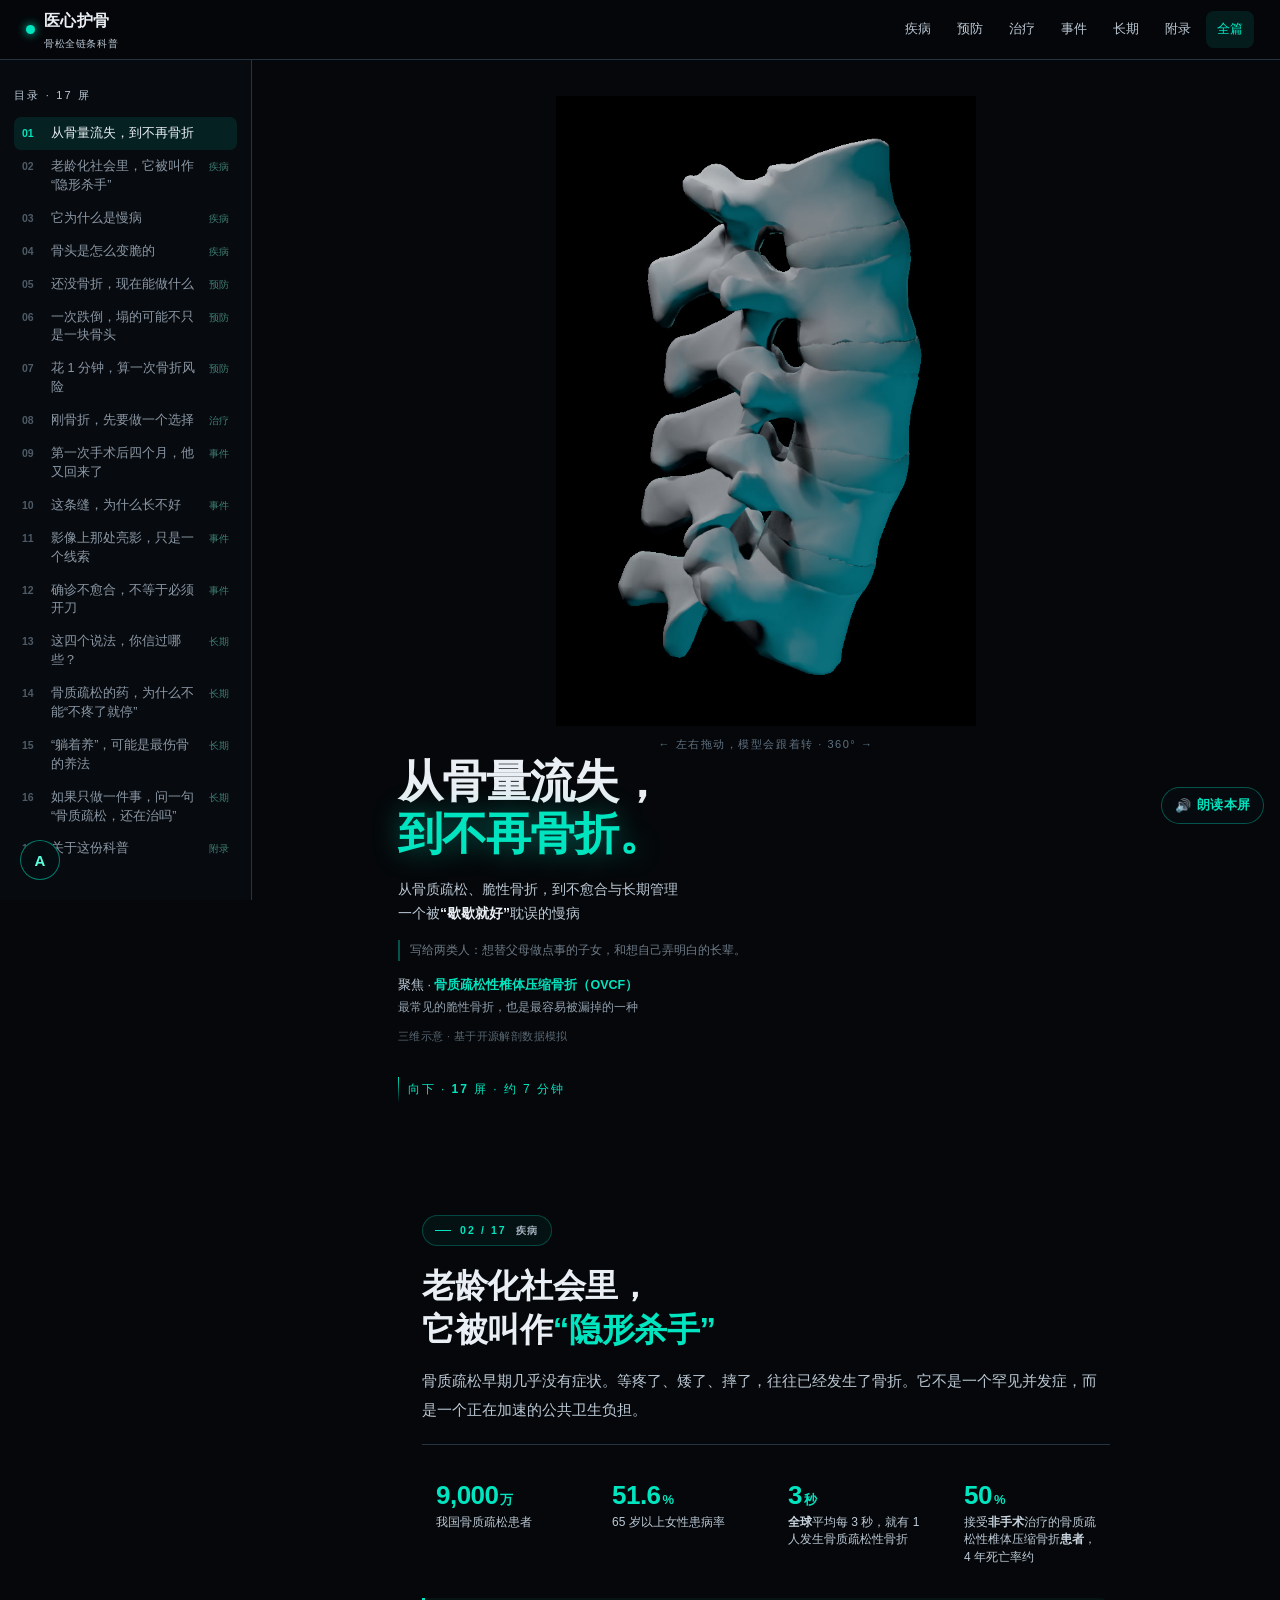
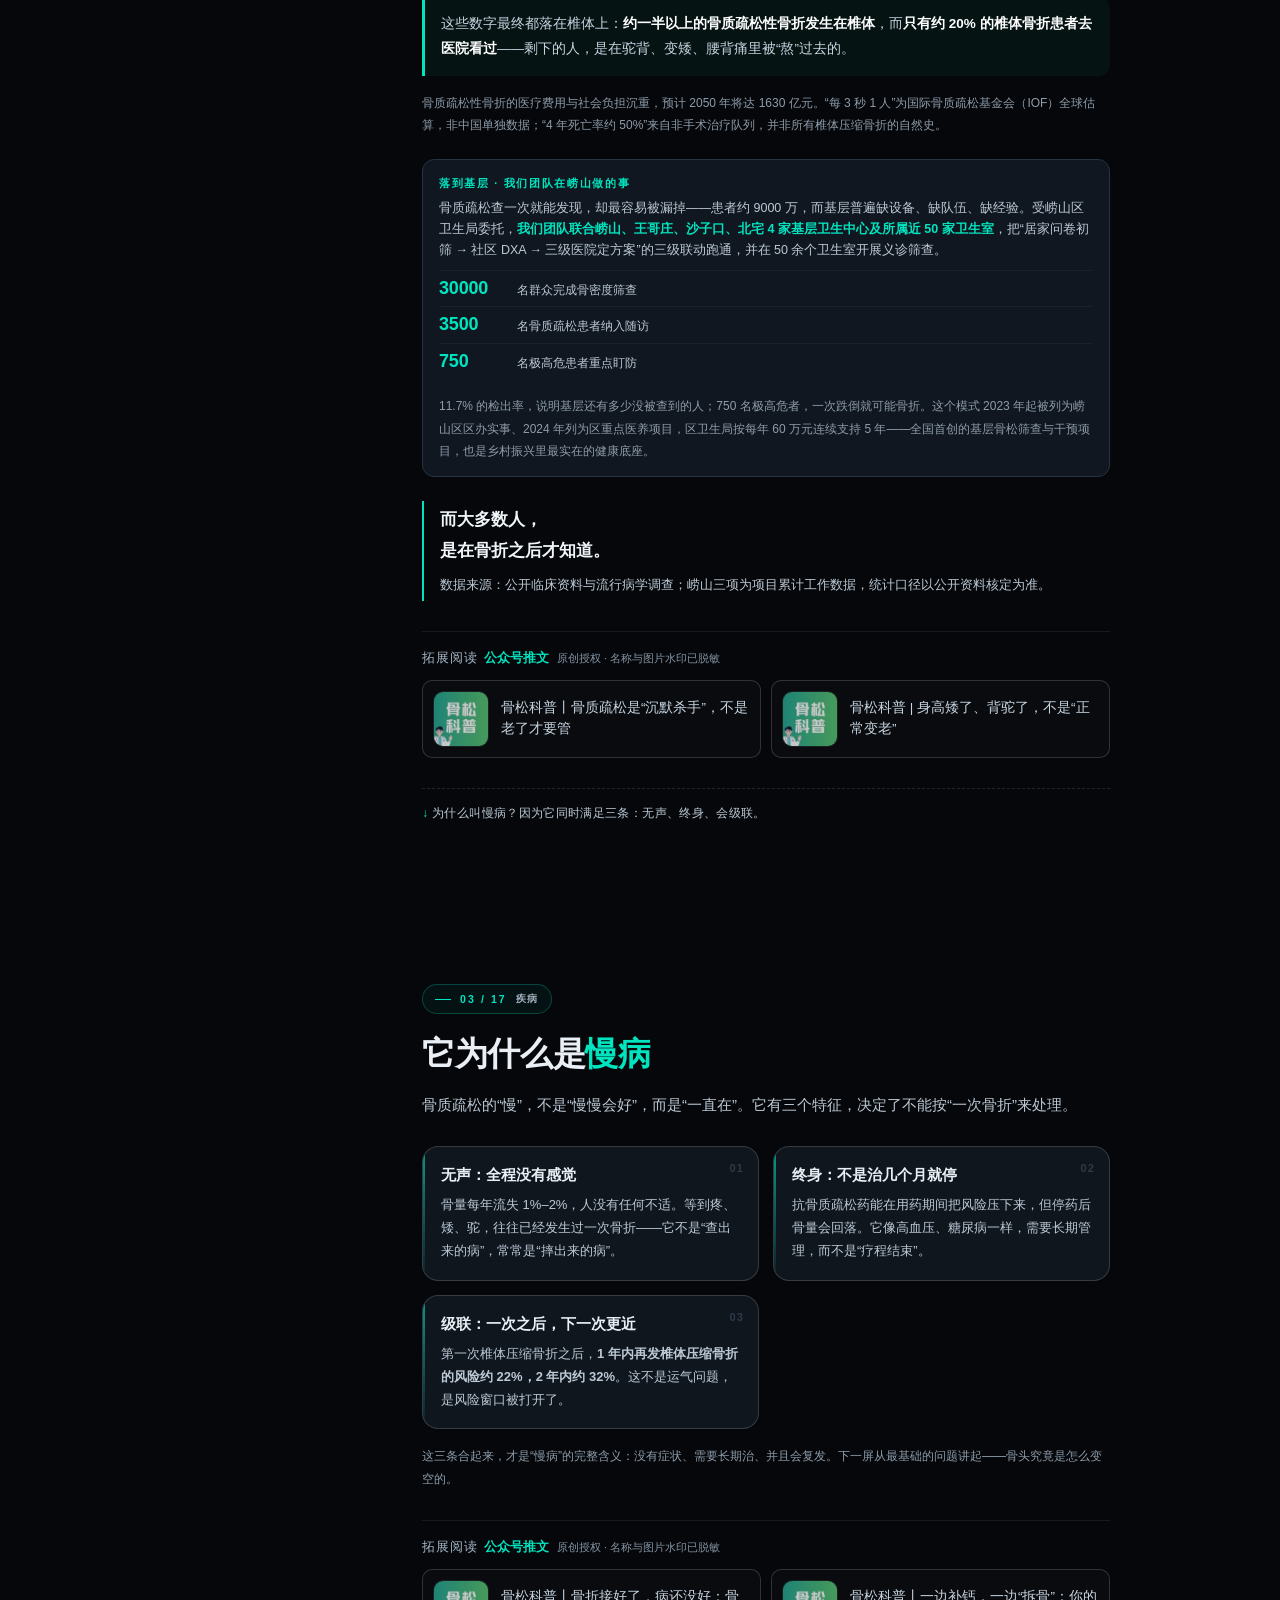
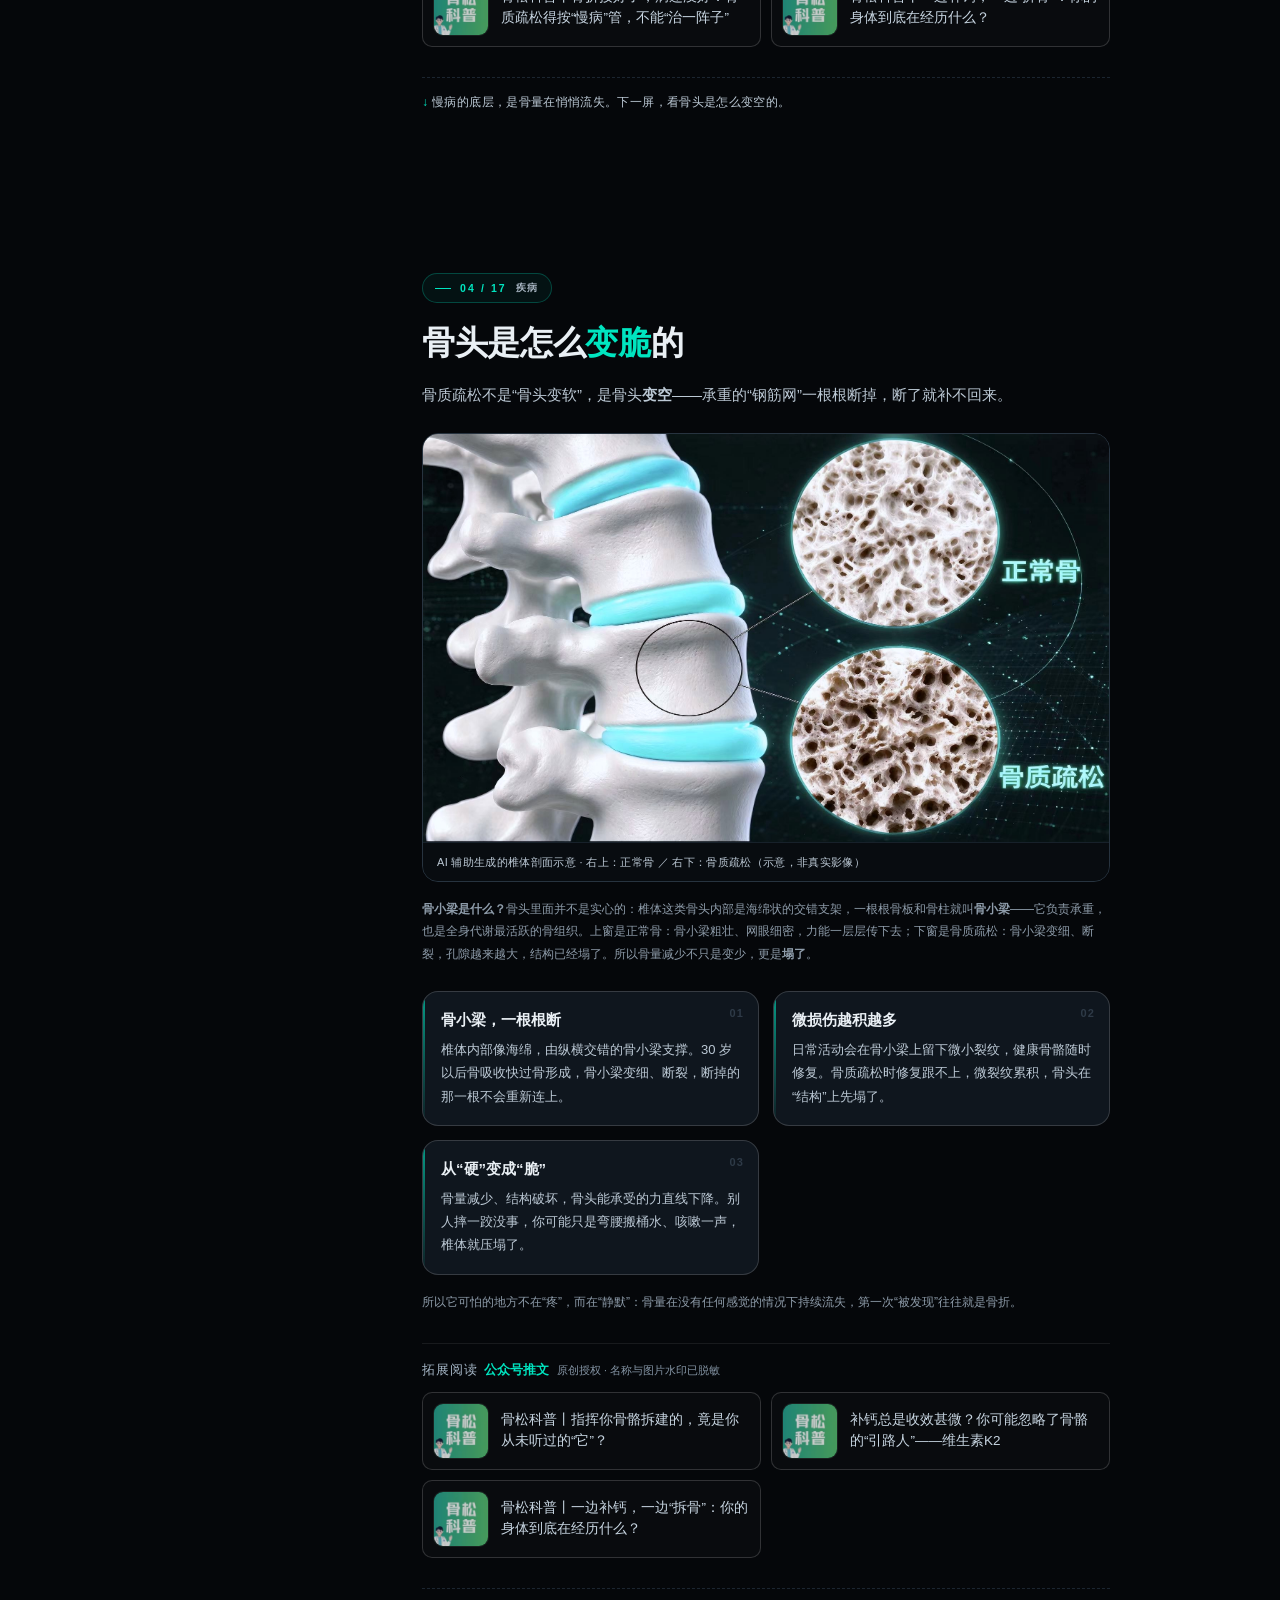
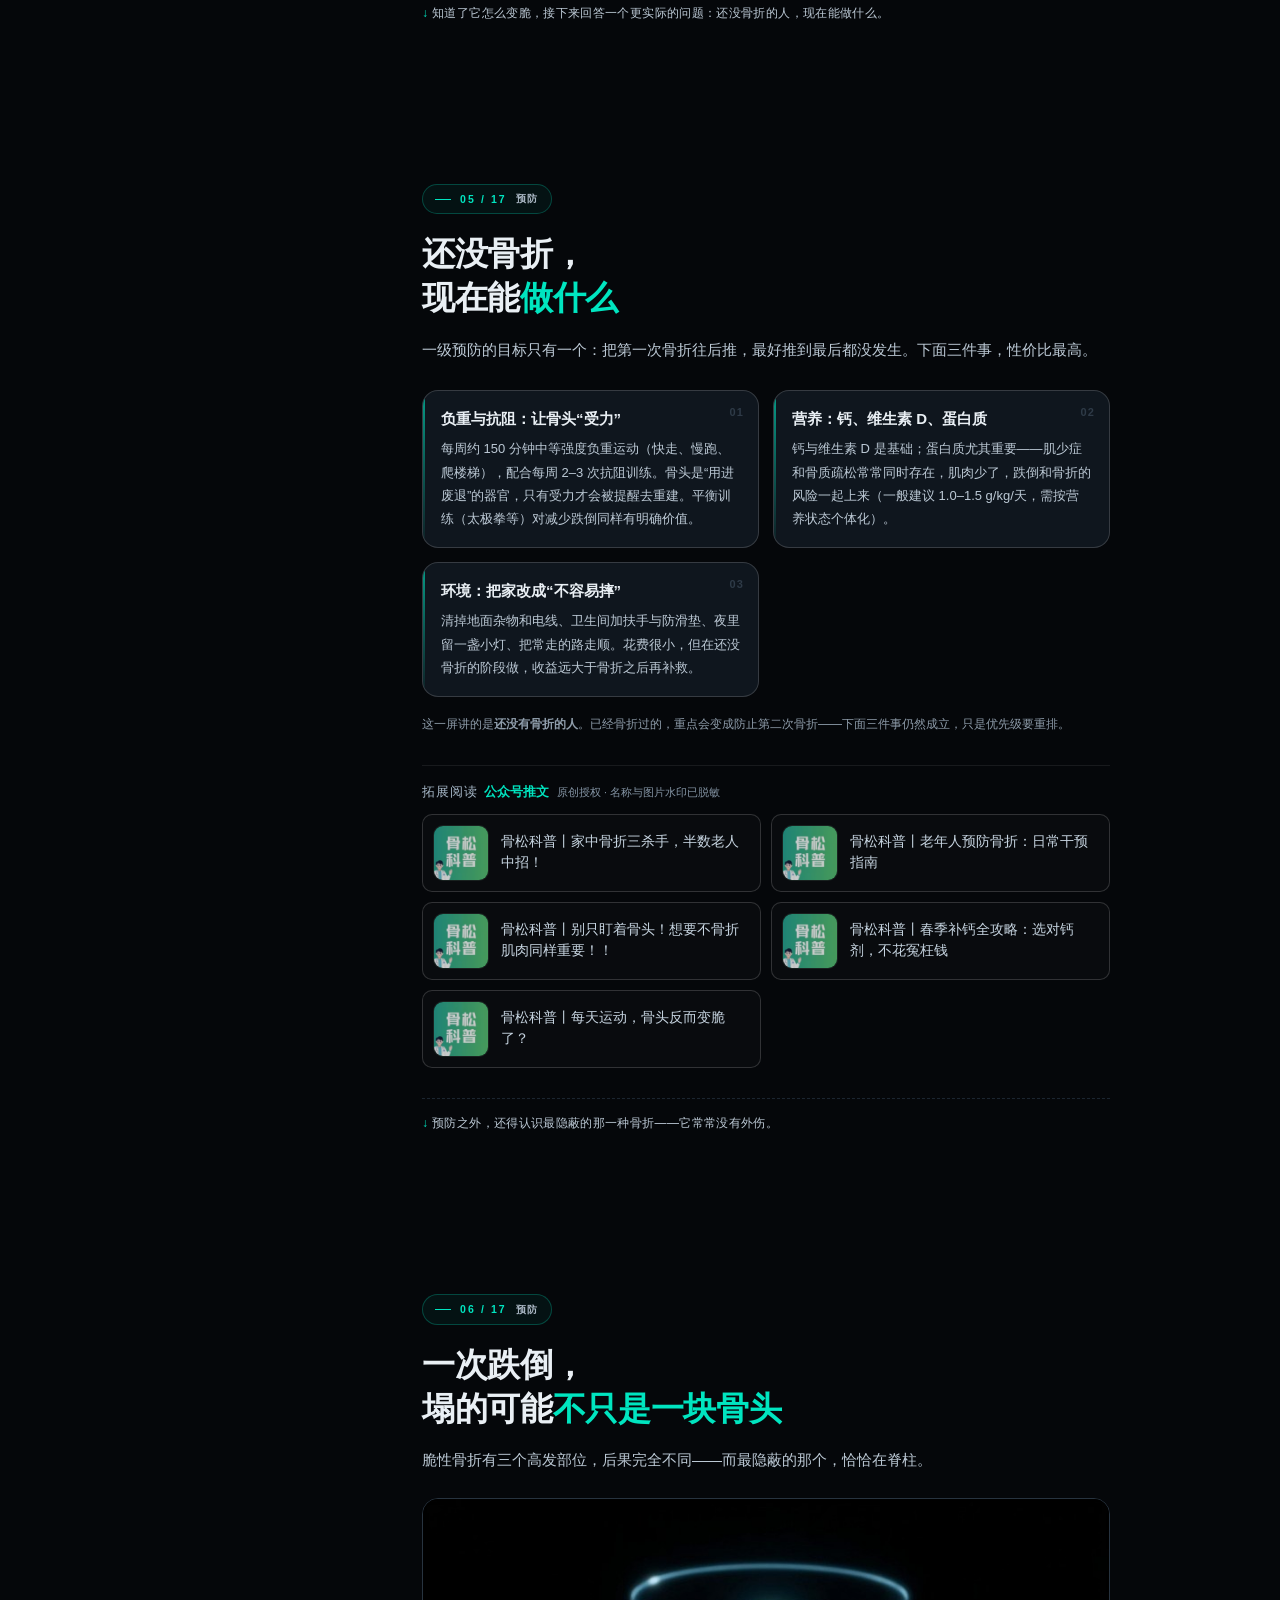
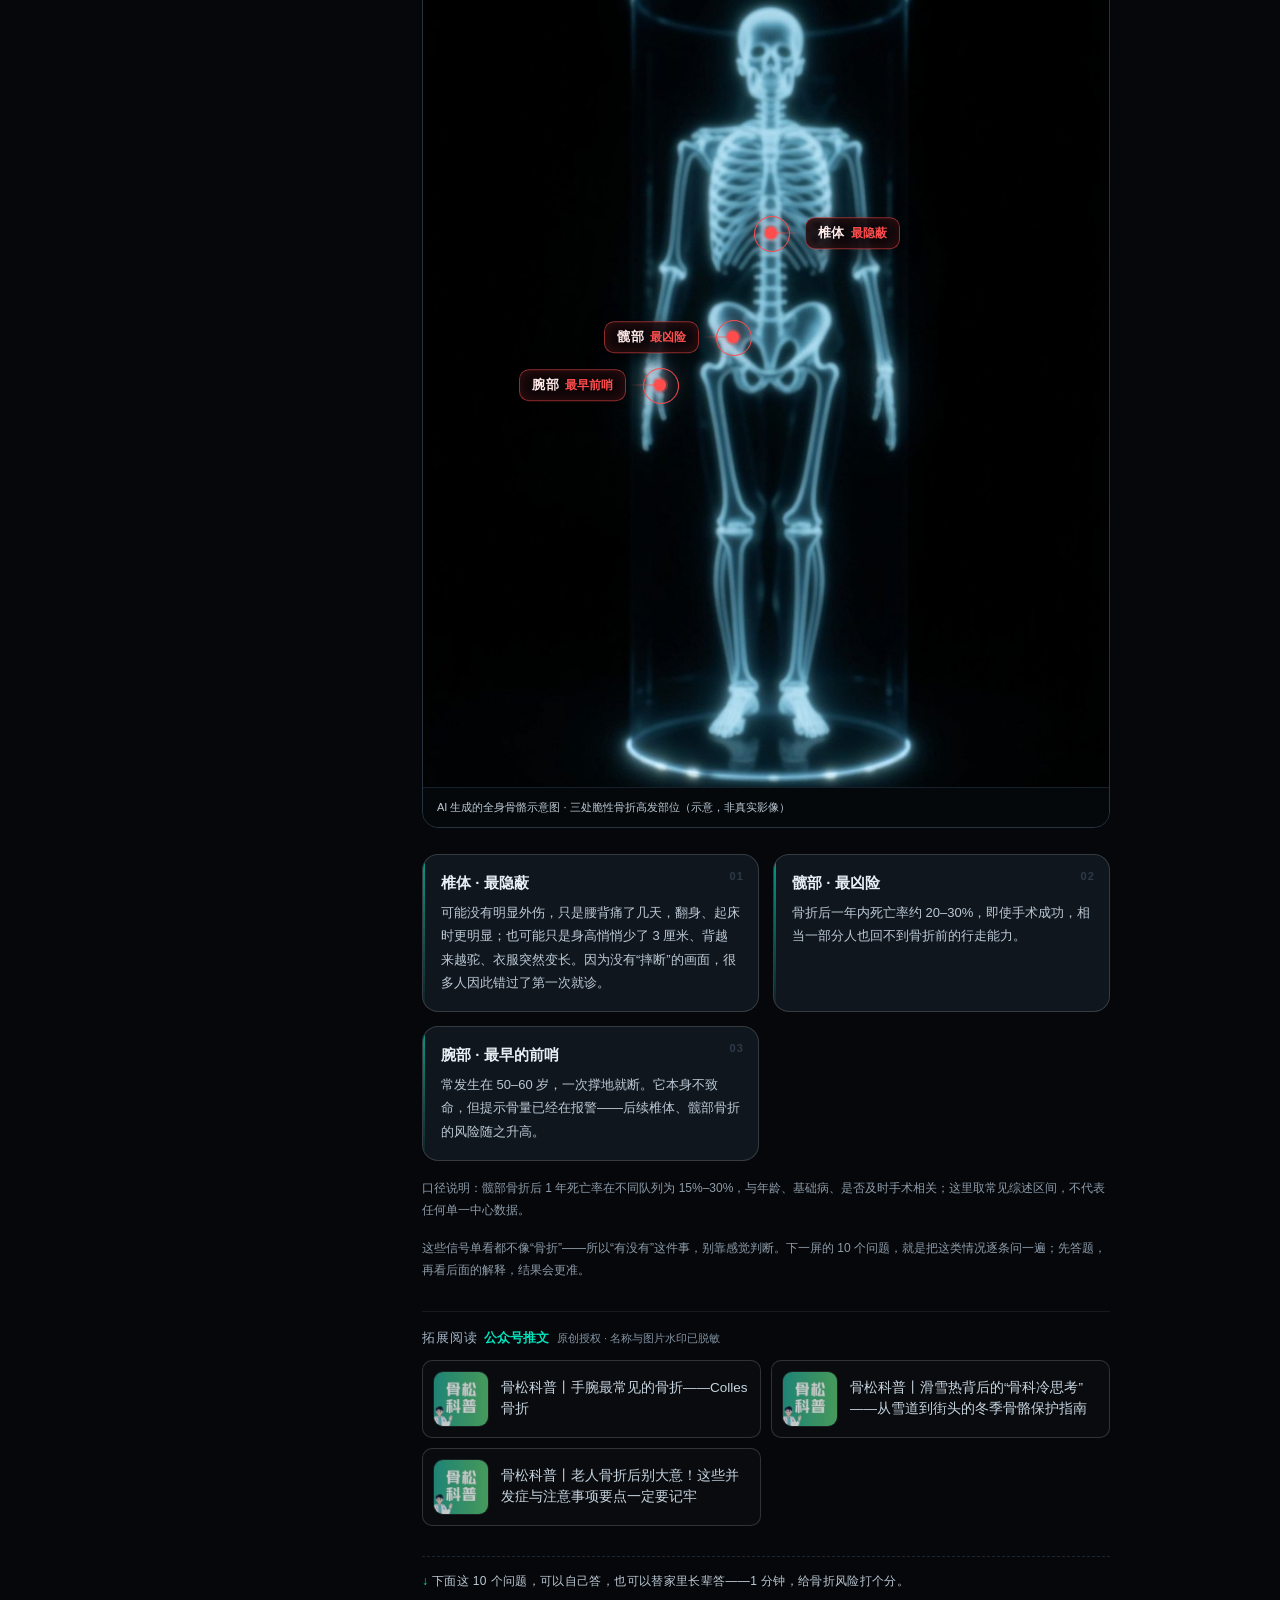
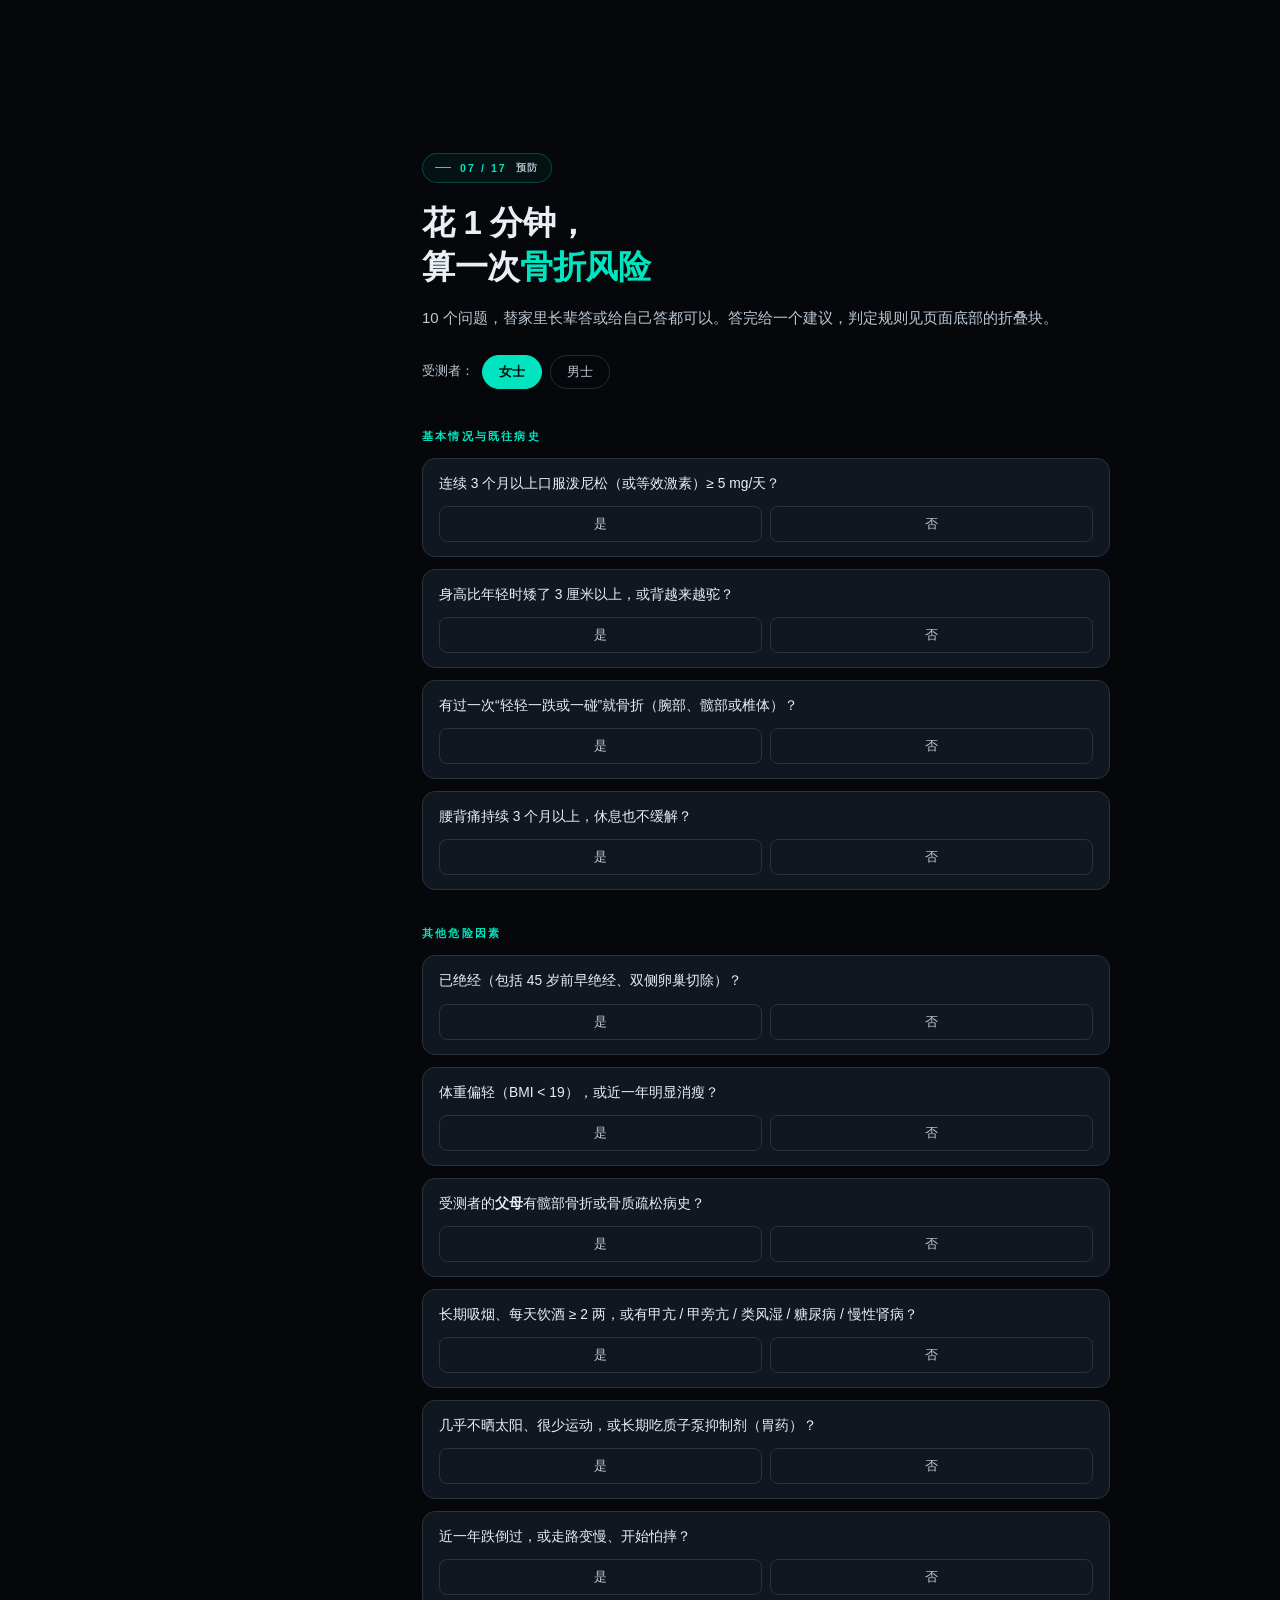
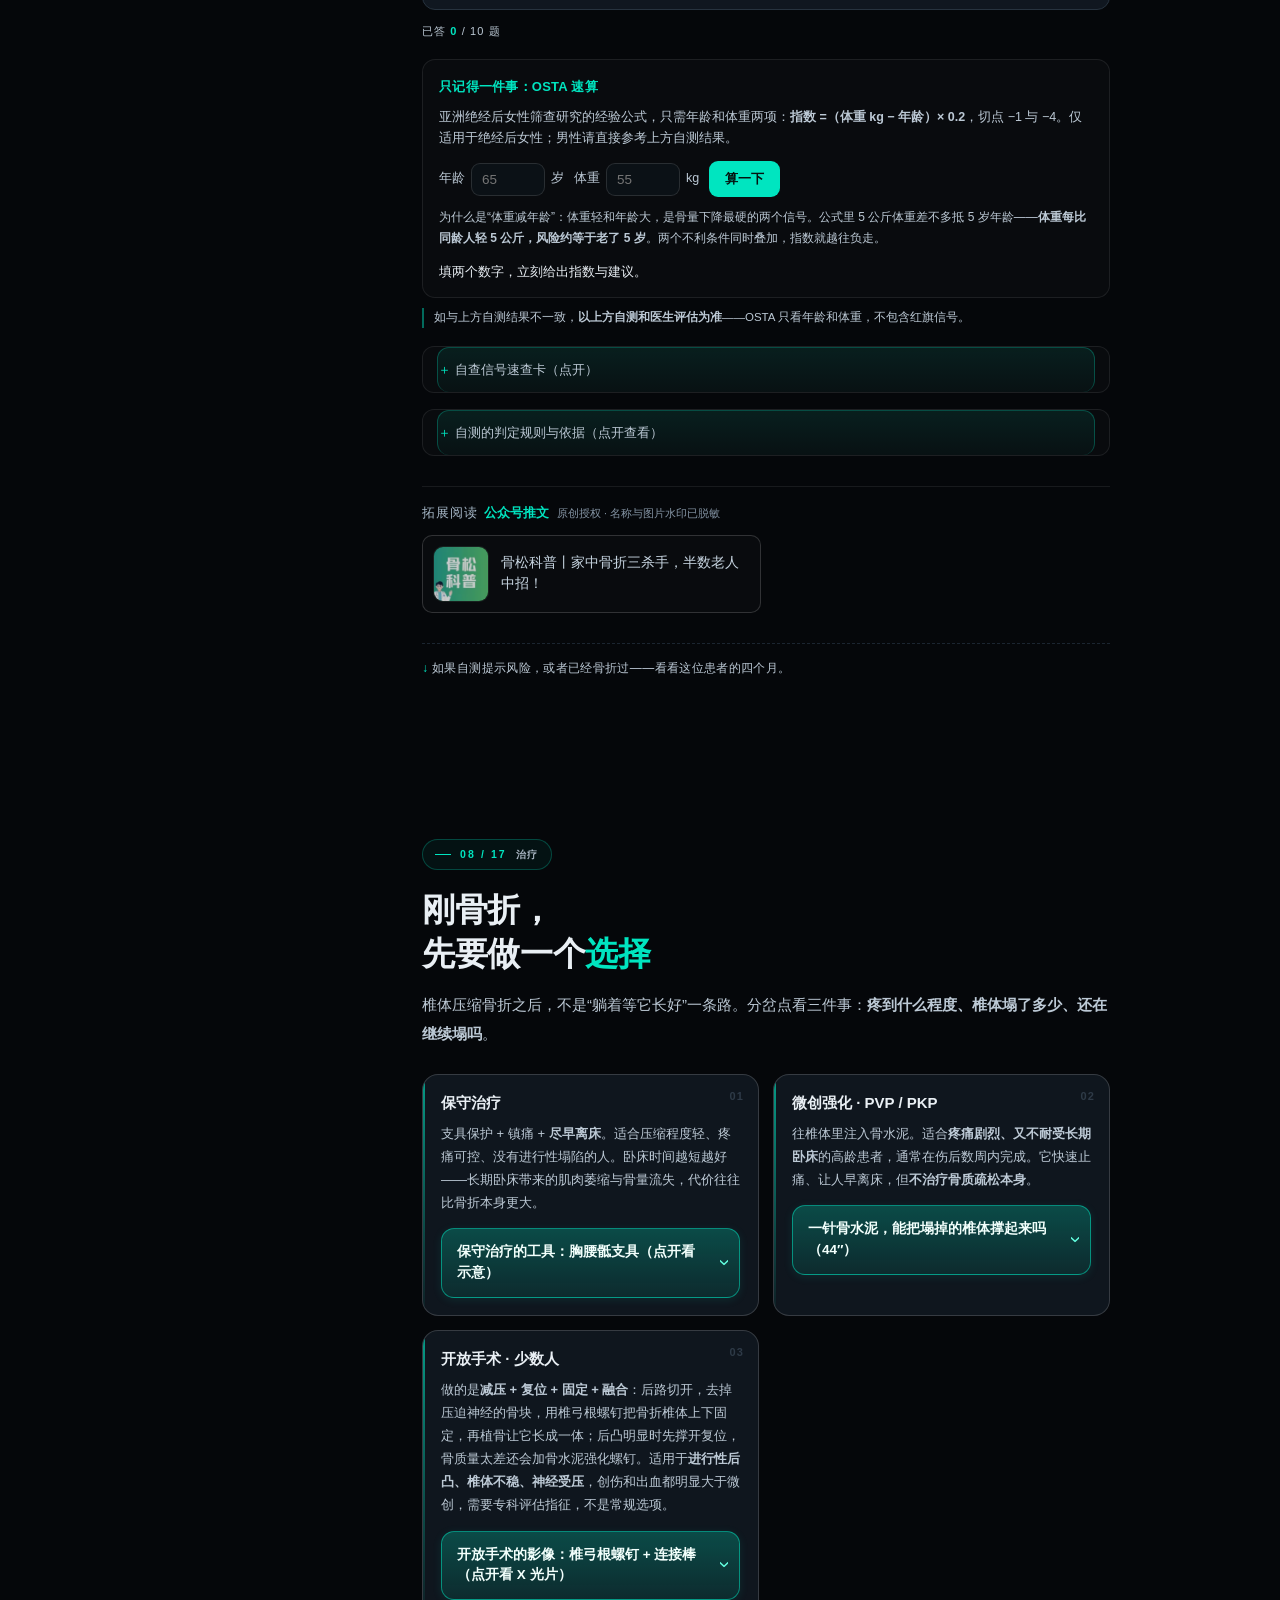
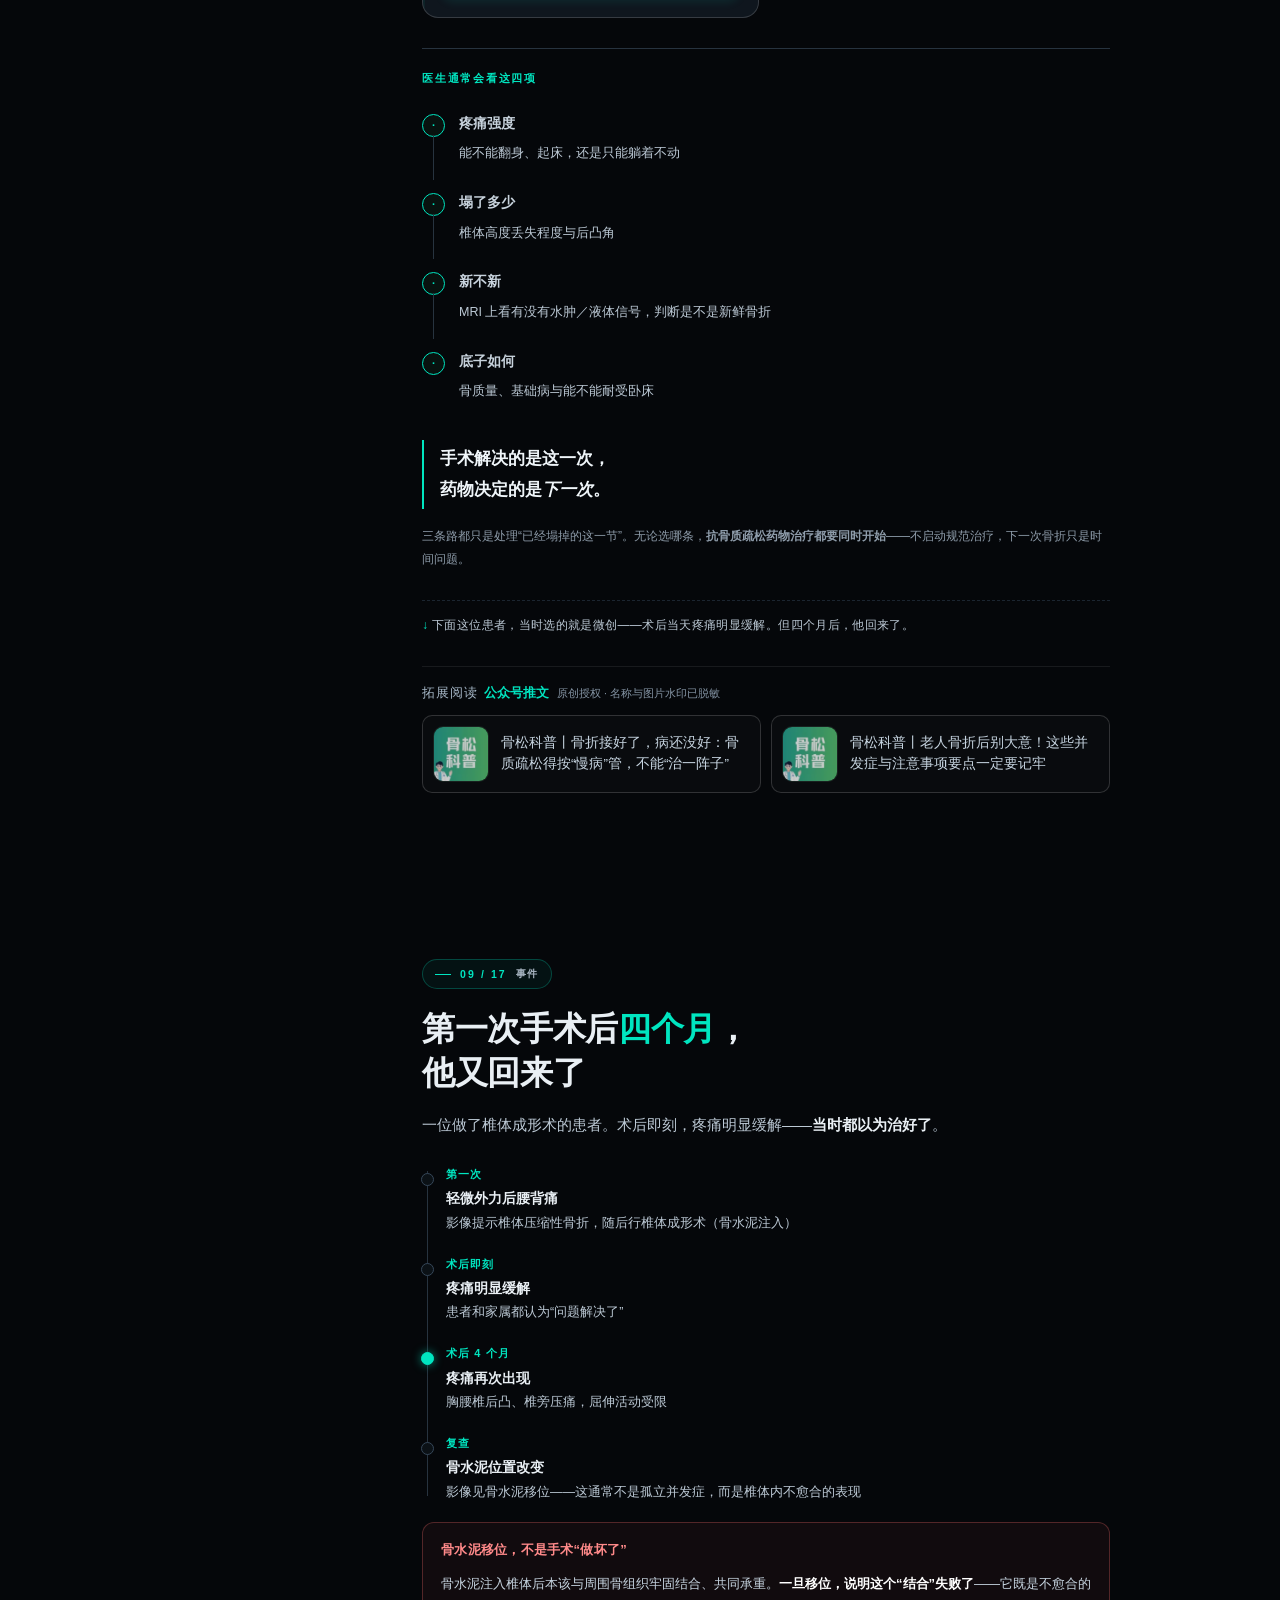
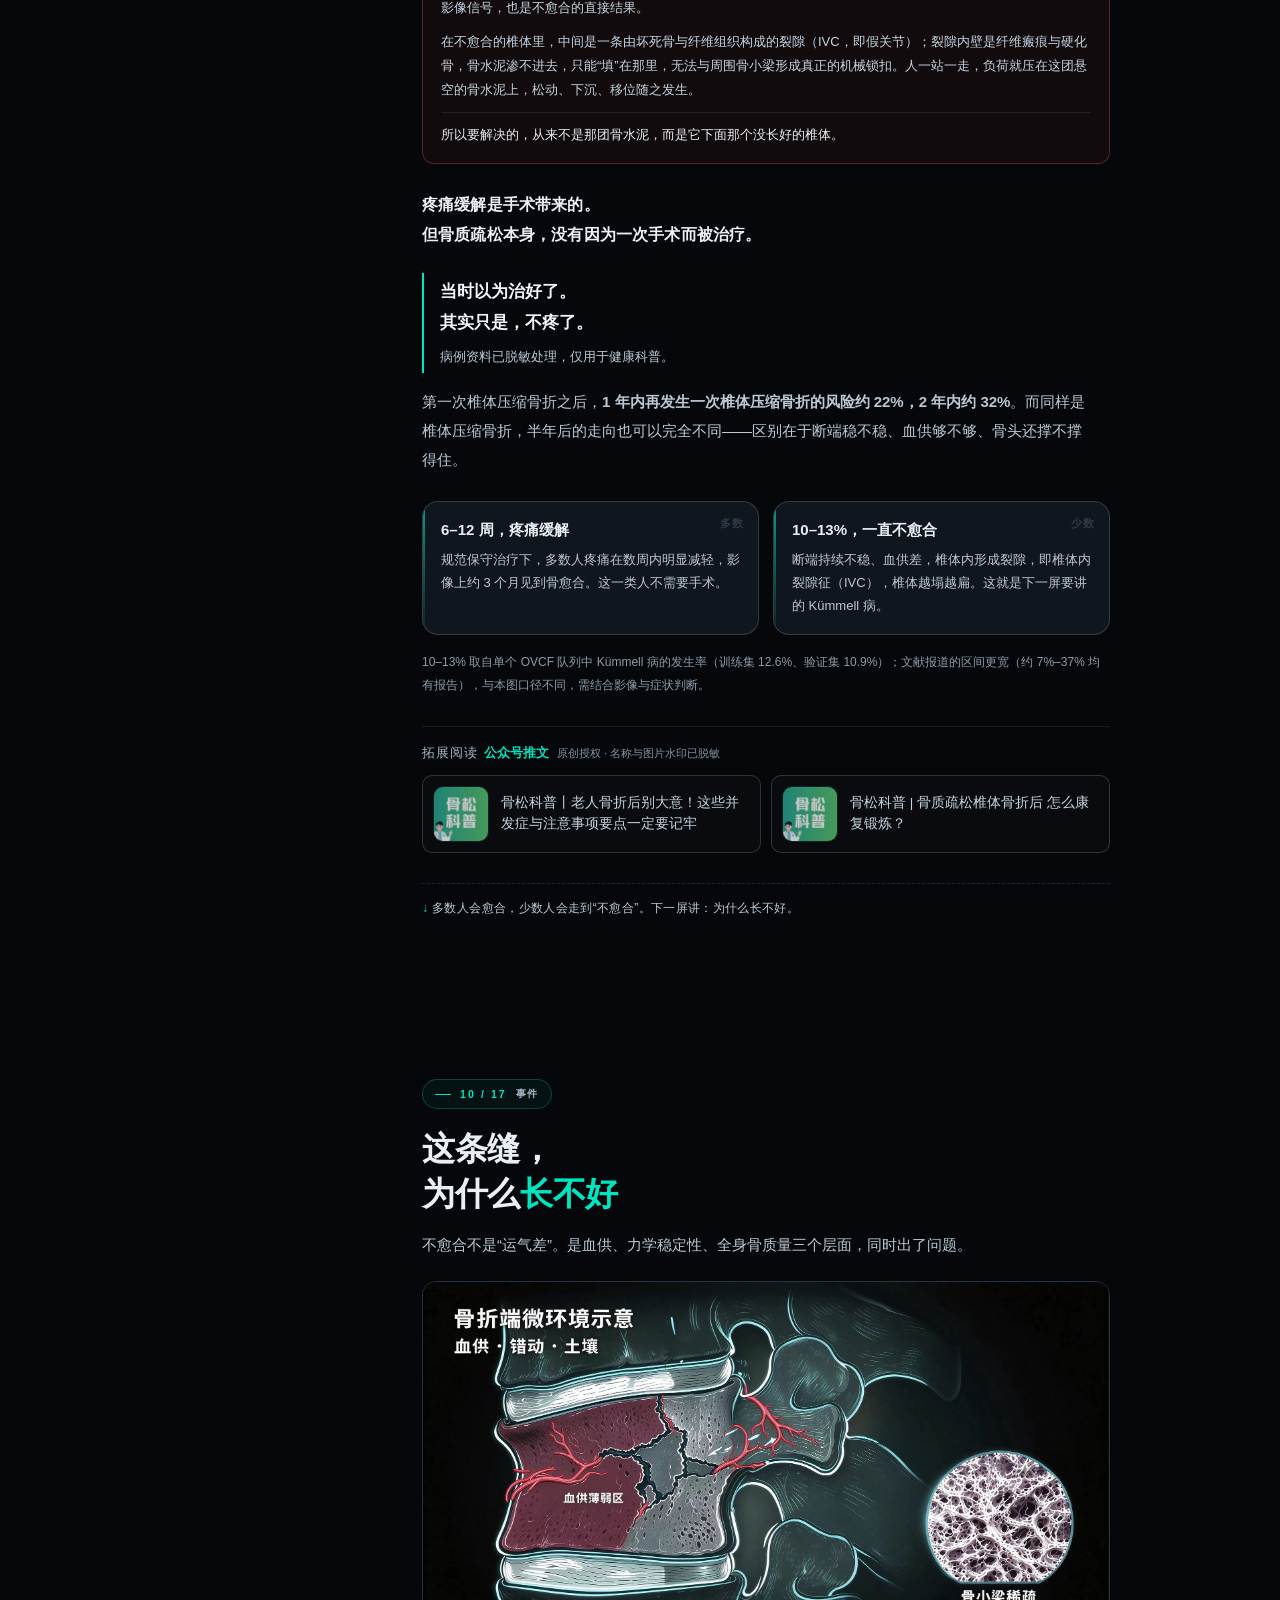
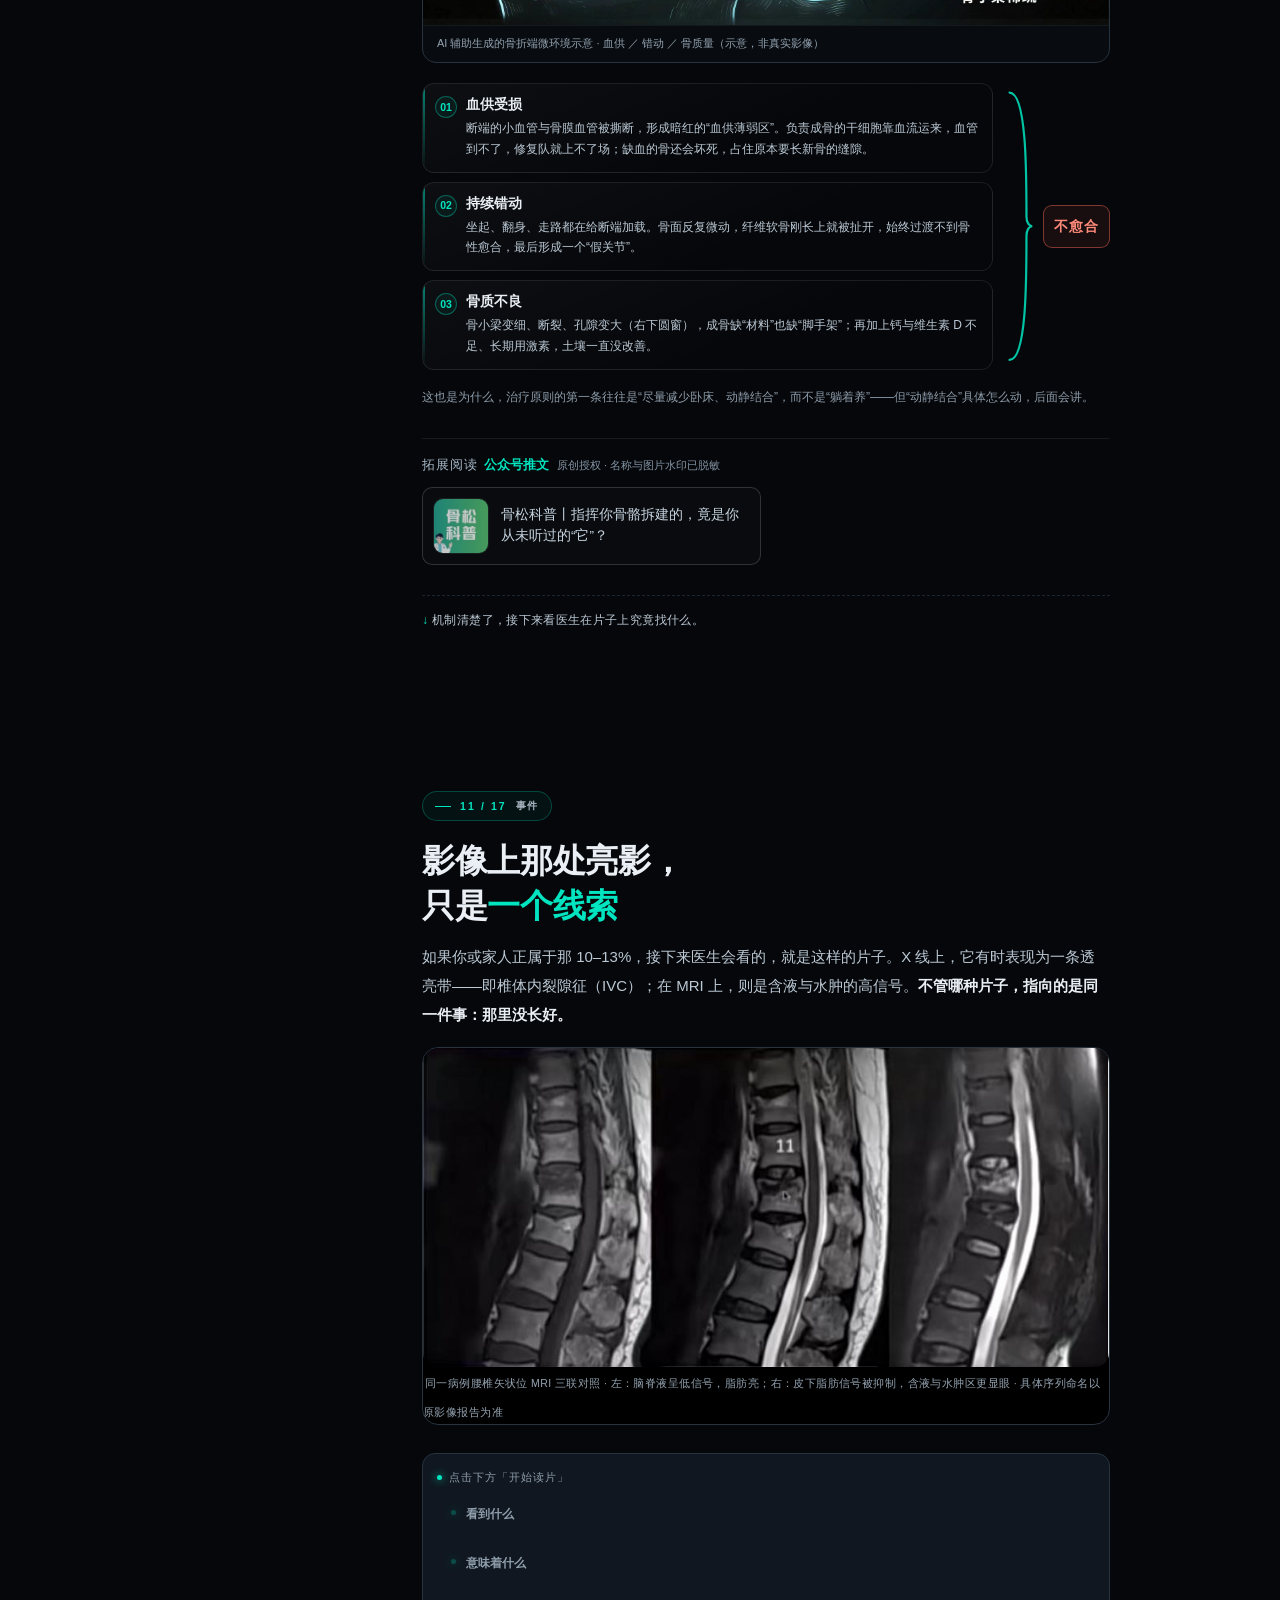
<file: full.html>
<!doctype html>
<html lang="zh-CN">
<head>
<meta charset="utf-8">
<meta name="viewport" content="width=device-width,initial-scale=1,viewport-fit=cover">
<meta name="theme-color" content="#05070A">
<meta name="description" content="骨质疏松性椎体压缩骨折（OVCF）全链条科普：从骨量流失、脆性骨折、不愈合到长期管理，17 屏完整版。">
<title>全篇 · 从骨量流失到不再骨折</title>
<style>
:root{
  --bg:#05070A; --panel:#0C1116; --line:#1B2530;
  --accent:#00E5C0; --accent-dim:rgba(0,229,192,.14);
  --text:#E9EFF4; --mute:#BCC9D5; --warn:#FF6B57;
  --max:520px;
}
*{margin:0;padding:0;box-sizing:border-box;-webkit-tap-highlight-color:transparent}
html,body{background:var(--bg);color:var(--text)}
body{
  font-family:-apple-system,BlinkMacSystemFont,"PingFang SC","Hiragino Sans GB","Microsoft YaHei",sans-serif;
  line-height:1.75;overflow-x:hidden;-webkit-font-smoothing:antialiased;
}
img,svg,video{display:block;max-width:100%}
button{font-family:inherit;color:inherit;background:none;border:none;cursor:pointer}

/* ===== 顶部进度 ===== */
#bar{position:fixed;top:0;left:0;height:2px;width:0;background:var(--accent);z-index:99;box-shadow:0 0 12px var(--accent);transition:width .1s linear}

/* ===== 右侧导航 ===== */

/* ===== 节 ===== */
section{position:relative;padding:58px 22px 66px;max-width:var(--max);margin:0 auto}
.tag{font-size:11px;letter-spacing:.22em;color:var(--accent);text-transform:uppercase;font-weight:600;margin-bottom:14px;display:flex;align-items:center;gap:8px;flex-wrap:wrap}
.tag::before{content:"";width:16px;height:1px;background:var(--accent);display:block;flex:none}
h2{font-size:clamp(21px,6vw,26px);font-weight:800;line-height:1.36;letter-spacing:-.01em}
h2 em{font-style:normal;color:var(--accent)}
p.lead{color:var(--mute);font-size:15px;margin-top:14px}
p.lead strong{color:var(--text);font-weight:600}

/* ===== 01 封面 ===== */
#s1{min-height:100vh;min-height:100svh;display:flex;flex-direction:column;justify-content:center;padding-top:36px;padding-bottom:36px;max-width:none}
#s1 .inner{max-width:var(--max);margin:0 auto;width:100%;padding:0 22px}
.hero3d{width:min(88vw,360px);margin:0 auto 2px;position:relative;touch-action:none}
.hero3d video{width:100%;height:auto;display:block;user-select:none;-webkit-user-drag:none;cursor:grab;background:transparent}
.hero3d.dragging video{cursor:grabbing}
.hero-note{margin-top:10px;font-size:10.5px;line-height:1.6;letter-spacing:.04em;color:#5A6874}
.hero-note b{color:#7C8B98;font-weight:600}
.herotip{position:absolute;left:0;right:0;bottom:6px;text-align:center;font-size:10.5px;letter-spacing:.16em;color:#4E6470;pointer-events:none;transition:opacity .5s}
.hero3d.touched .hero-note{margin-top:10px;font-size:10.5px;line-height:1.6;letter-spacing:.04em;color:#5A6874}
.hero-note b{color:#7C8B98;font-weight:600}
.herotip{position:static;display:block;margin:9px 0 0;text-align:center;font-size:11px;letter-spacing:.14em;color:#5F7180;pointer-events:none}
.title{font-size:clamp(33px,10vw,45px);font-weight:900;line-height:1.16;letter-spacing:-.02em}
.title .cut{color:var(--accent);text-shadow:0 0 28px rgba(0,229,192,.45)}
.hero-sub{margin-top:16px;color:var(--mute);font-size:14px}
.hero-sub b{color:var(--text);font-weight:600}
.hint{margin-top:32px;display:flex;align-items:center;gap:9px;color:var(--accent);font-size:12px;letter-spacing:.16em}
.hint i{width:1px;height:26px;background:linear-gradient(var(--accent),transparent);display:block;animation:drop 1.8s ease-in-out infinite}
@keyframes drop{0%,100%{opacity:.25;transform:scaleY(.6)}50%{opacity:1;transform:scaleY(1)}}

/* ===== 02 时间轴 ===== */
.tl{margin-top:26px;position:relative;padding-left:24px}
.tl::before{content:"";position:absolute;left:5px;top:6px;bottom:6px;width:1px;background:var(--line)}
.tl .node{position:relative;padding-bottom:22px}
.tl .node:last-child{padding-bottom:0}
.tl .node::before{content:"";position:absolute;left:-25px;top:8px;width:11px;height:11px;border-radius:50%;background:#0B1116;border:1px solid #36485A}
.tl .node.hot::before{background:var(--accent);border-color:var(--accent);box-shadow:0 0 10px rgba(0,229,192,.6)}
.tl .when{font-size:11px;letter-spacing:.1em;color:var(--accent);font-weight:700}
.tl .what{font-size:14px;font-weight:700;margin-top:2px}
.tl .note{font-size:12.5px;color:var(--mute);margin-top:2px;line-height:1.6}
.quote{margin-top:24px;border-left:2px solid var(--accent);padding:4px 0 4px 14px;font-size:15px;font-weight:600;line-height:1.7}
.quote span{color:var(--mute);font-weight:400;font-size:12.5px;display:block;margin-top:8px}
.pivot{margin-top:24px;font-size:15px;font-weight:700;line-height:1.75;color:var(--text);letter-spacing:.01em}
.pivot b,.pivot strong{color:var(--accent)}

/* ===== 04 真实影像读片 ===== */
.film{position:relative;margin-top:24px;border:1px solid var(--line);border-radius:16px;overflow:hidden;background:#000}
.film img{width:100%;display:block;filter:contrast(1.06) saturate(.92) brightness(.98)}
.figrow{display:flex;gap:14px;margin-top:18px;align-items:stretch}
.figrow .film{flex:none;width:42%;margin-top:0}
.figrow.stacked{flex-direction:column}
.figrow.stacked .film{width:100%}
.figrow.stacked .film img{border-radius:14px}
.figrow.stacked .resultpanel{margin-top:14px}
.figrow.stacked .filmcap{position:static;background:none;padding:8px 2px 2px;font-size:10.5px;color:var(--mute)}
.figrow.stacked .film{margin-bottom:0}
.figrow .filmcap{font-size:9px;padding:16px 7px 6px;line-height:1.35;letter-spacing:.04em}
.resultpanel{flex:1;min-width:0;border:1px solid var(--line);border-radius:13px;background:var(--panel);
  padding:14px 14px;display:flex;flex-direction:column;justify-content:center;position:relative;overflow:hidden}
.rp-hint{font-size:10.5px;color:#8F9EAC;letter-spacing:.1em;margin-bottom:12px;display:flex;align-items:center;gap:7px;transition:.35s}
.rp-hint::before{content:"";width:5px;height:5px;border-radius:50%;background:var(--accent);box-shadow:0 0 8px var(--accent);flex:none;animation:pulse 1.6s ease-in-out infinite}
@keyframes pulse{0%,100%{opacity:.35}50%{opacity:1}}
.film.done ~ .resultpanel .rp-hint{opacity:0;margin-bottom:0;height:0;overflow:hidden}
.figrow .result{flex:1;min-width:0;margin-top:0;gap:10px}
.figrow .rline{font-size:12px;line-height:1.55;align-items:flex-start;opacity:1;border-left-color:transparent}
.figrow .rline b{color:#8F9EAC;transition:color .4s}
.figrow .rline span{opacity:0;transition:opacity .45s}
.figrow .rline .dot{opacity:.25;transition:opacity .4s}
.figrow .rline .dot{margin-top:5px}
.figrow .rline b{display:block;margin-bottom:2px}
section.compact{padding-top:46px;padding-bottom:52px}
.filmScan{
  position:absolute;left:0;right:0;height:2px;top:0;opacity:0;pointer-events:none;
  background:linear-gradient(90deg,transparent,var(--accent),transparent);
  box-shadow:0 0 16px var(--accent);z-index:2;
}
.film.scanning .filmScan{opacity:1;animation:scan 1.5s cubic-bezier(.4,0,.6,1) forwards}
.filmcap{
  position:absolute;left:0;right:0;bottom:0;padding:24px 14px 9px;
  font-size:10.5px;letter-spacing:.08em;color:#9FB0BD;
  background:linear-gradient(transparent,rgba(5,7,10,.94));
}
.film.done ~ .resultpanel .rline{opacity:1;transform:none;border-left-color:var(--line)}
.film.done ~ .resultpanel .rline b{color:var(--text)}
.film.done ~ .resultpanel .rline span{opacity:1}
.film.done ~ .resultpanel .rline .dot{opacity:1}
@keyframes scan{from{top:6%}to{top:94%}}
.result{margin-top:14px;display:flex;flex-direction:column;gap:8px}
.rline{display:flex;align-items:center;gap:10px;font-size:13px;opacity:0;transform:translateY(6px);transition:.45s;border-left:2px solid var(--line);padding-left:12px}
.rline b{color:var(--text);font-weight:600}
.rline span{color:var(--mute)}
.rline .dot{width:5px;height:5px;border-radius:50%;background:var(--accent);flex:none;box-shadow:0 0 8px var(--accent)}
.result .rline:nth-child(1){transition-delay:.05s}
.result .rline:nth-child(2){transition-delay:.18s}
.result .rline:nth-child(3){transition-delay:.31s}

.btn{margin-top:20px;width:100%;padding:15px;border-radius:12px;background:var(--accent);color:#04110E;font-weight:800;font-size:15px;letter-spacing:.06em;transition:.25s;box-shadow:0 8px 28px rgba(0,229,192,.22)}
.btn:active{transform:scale(.985)}
.btn[disabled]{background:#16211C;color:#4E5F58;box-shadow:none}

/* ===== 折叠 ===== */
details{margin-top:20px;border:1px solid var(--line);border-radius:12px;background:var(--panel);overflow:hidden}
summary{padding:14px 16px;font-size:13.5px;font-weight:600;cursor:pointer;list-style:none;display:flex;align-items:center;justify-content:space-between;gap:10px}
summary::-webkit-details-marker{display:none}
summary::after{content:"+";color:var(--accent);font-size:17px;font-weight:400;line-height:1}
details[open] summary::after{content:"–"}
details[open] summary{border-bottom:1px solid var(--line)}
.dbody{padding:16px}

/* ===== 卡片通用 ===== */
.cards{margin-top:24px;display:flex;flex-direction:column;gap:10px}
.card{border:1px solid var(--line);background:var(--panel);border-radius:14px;padding:16px 18px;position:relative;overflow:hidden}
.card::before{content:"";position:absolute;left:0;top:0;bottom:0;width:2px;background:var(--accent);opacity:.65}
.card h3{font-size:15px;font-weight:700;margin-bottom:5px}
/* 06 治疗分岔：三路径横向并列 + 大括号收口 + 药物治疗底座 */
.branches{margin-top:24px}
.brs{display:grid;grid-template-columns:repeat(3,1fr);gap:8px}
.br{border:1px solid var(--line);background:var(--panel);border-radius:13px;padding:13px 11px;display:flex;flex-direction:column;gap:7px}
.bn{font-size:10px;font-weight:800;letter-spacing:.1em;color:#2E3A47}
.br h3{font-size:12.5px;font-weight:700;line-height:1.4;letter-spacing:.01em}
.br p{font-size:11.5px;color:var(--mute);line-height:1.62}
.br p b{color:var(--accent);font-weight:600}
.brace{height:16px;margin-top:10px;border-left:1px solid rgba(0,229,192,.55);border-right:1px solid rgba(0,229,192,.55);border-bottom:1px solid rgba(0,229,192,.55);border-radius:0 0 12px 12px}
.basebar{margin-top:-1px;border:1px solid rgba(0,229,192,.45);background:var(--accent-dim);border-radius:14px;padding:16px 18px}
.basebar .bt{font-size:10.5px;font-weight:800;letter-spacing:.14em;color:var(--accent);margin-bottom:8px}
.basebar h3{font-size:15.5px;font-weight:800;margin-bottom:6px;color:var(--text)}
.basebar p{font-size:13px;color:#B9C6D2;line-height:1.65}
.basebar p b{color:var(--accent)}
/* 10 屏：序贯动画 */
.seqblock{margin-top:30px;border-top:1px solid var(--line);padding-top:22px}
.seqhd{display:flex;align-items:baseline;justify-content:space-between;gap:10px;margin-bottom:4px}
.seqtt{font-size:14px;font-weight:800;letter-spacing:.02em;color:var(--text)}
.seqmeta{font-size:10.5px;color:#93A1AE;letter-spacing:.1em}
.seqfilm{position:relative;border:1px solid var(--line);border-radius:13px;background:linear-gradient(180deg,#0A141C,#04070A);padding:12px 10px 8px;will-change:transform;transform-origin:50% 50%}
.seqfilm.zap{animation:seqZap .42s cubic-bezier(.2,.9,.3,1.4)}
@keyframes seqZap{0%{transform:scale(1)}32%{transform:scale(1.055)}100%{transform:scale(1)}}
.seqfilm svg{width:100%;height:auto;display:block;overflow:visible}
.seqfilm .grid line{stroke:#1B2530;stroke-width:1}
.seqfilm .grid .gline{stroke:#141D26;stroke-dasharray:3 5}
.seqfilm .ax{fill:#C6D4E0;font-size:13px;letter-spacing:.03em}
.seqfilm .ax.start{fill:#AFC8D8;font-size:12px}
.seqfilm .curve{fill:none;stroke-width:2.8;stroke-linecap:round;stroke-dasharray:1;stroke-dashoffset:1}
.seqfilm .rise{stroke:#4E7A8A}
.seqfilm .green{stroke:#00E5C0;filter:drop-shadow(0 0 4px rgba(0,229,192,.55))}
.seqfilm .red{stroke:#FF6B57;filter:drop-shadow(0 0 4px rgba(255,107,87,.55))}
.seqfilm .area{opacity:0;transition:opacity .8s}
.seqfilm .area.on{opacity:1}
.seqfilm .handoff{opacity:0;transition:opacity .5s}
.seqfilm .handoff.on{opacity:1}
.seqfilm .handoff line{stroke:#00E5C0;stroke-width:1;stroke-dasharray:4 4;opacity:.45}
.seqfilm .handoff text{fill:#37F2D2;font-size:12.5px;font-weight:600;letter-spacing:.05em}
.seqfilm .handoff circle{fill:#05080B;stroke:#00E5C0;stroke-width:2.2}
.seqfilm .gap{opacity:0;transition:opacity .5s}
.seqfilm .gap.on{opacity:1}
.seqfilm .gap line{stroke:#FF6B57;stroke-width:1.2;stroke-dasharray:3 3;opacity:.6}
.seqfilm .gap path{fill:#FF6B57;opacity:.85}
.seqfilm .lab{opacity:0;transform:translateY(5px);transition:opacity .45s,transform .45s cubic-bezier(.2,.9,.3,1.2)}
.seqfilm .lab.on{opacity:1;transform:translateY(0)}
.seqfilm .lab text{font-size:17px;font-weight:600;letter-spacing:.03em}
.seqfilm .lab .sub{font-size:13px;font-weight:400;opacity:1;letter-spacing:.06em}
.seqfilm .lab .bg{fill:#05080B;opacity:.9}
.seqfilm .lab.green text{fill:#00E5C0}
.seqfilm .lab.red text{fill:#FF6B57}
.seqfilm .crashring{transition:none}
.seqfilm.crash{animation:seqShake .55s ease-in-out}
@keyframes seqShake{0%,100%{transform:translate(0,0)}12%{transform:translate(-5px,2px)}26%{transform:translate(5px,-2px)}42%{transform:translate(-3.5px,1px)}60%{transform:translate(3px,-1px)}78%{transform:translate(-1.5px,0)}}
.seqcap{margin-top:16px;font-size:16.5px;font-weight:800;line-height:1.6;color:#A6B4C1;transition:color .5s,transform .5s}
.seqcap.on{color:var(--text);transform:none}
.seqsub{margin-top:5px;font-size:15px;font-weight:800;color:#A6B4C1;transition:color .5s}
.seqsub.on{color:var(--accent)}
.seqbar{margin-top:12px;height:2px;border-radius:2px;background:#131B23;overflow:hidden}
.seqbar i{display:block;height:100%;width:0;background:var(--accent)}
.seqfoot{margin-top:11px;display:flex;align-items:center;gap:10px;flex-wrap:wrap}
.seqbtn{border:1px solid rgba(0,229,192,.5);color:var(--accent);background:rgba(0,229,192,.08);border-radius:999px;padding:7px 15px;font-size:12px;font-weight:700;letter-spacing:.06em}
.seqbtn:active{transform:scale(.97)}
.seqnote{font-size:10.5px;color:#8F9EAC;line-height:1.5;flex:1;min-width:150px}
/* 06 屏：PVP/PKP 透视动画（折叠 + 视频 + 同步字幕） */
.svcblock{margin-top:30px}
.svcblock > summary{font-size:13.5px;line-height:1.6;letter-spacing:.02em;color:#9FB0BD;
  padding:14px 0;border-top:1px solid var(--line);border-bottom:1px solid var(--line);cursor:pointer}
.svcblock[open] > summary{border-bottom:none;color:var(--text)}
.svchd{display:flex;align-items:baseline;justify-content:space-between;gap:10px;margin:16px 0 10px}
.svceyebrow{font-family:"Songti SC","Source Han Serif SC","SimSun",serif;
  font-size:11.5px;letter-spacing:.30em;color:#7E8C99}
.svcmeta{font-size:10px;letter-spacing:.16em;color:#4E5A66}
.svcfilm{position:relative;border:1px solid var(--line);border-radius:10px;background:#05080B;overflow:hidden;line-height:0}
.svcfilm video{width:100%;height:auto;display:block}
.svcplay{position:absolute;inset:0;width:100%;height:100%;display:flex;flex-direction:column;
  align-items:center;justify-content:center;gap:12px;background:rgba(5,8,11,.55);
  color:var(--accent);font-size:13px;letter-spacing:.18em;border:0;
  font-family:"Songti SC","SimSun",serif;transition:opacity .35s}
.svcplay .tri{width:0;height:0;border-left:16px solid var(--accent);
  border-top:10px solid transparent;border-bottom:10px solid transparent;margin-left:4px}
.svcplay.hide{opacity:0;pointer-events:none}
.svccaps{position:relative;height:100px;margin-top:20px}
.svccap{position:absolute;left:0;right:0;top:0;margin:0;
  font-family:"Songti SC","Source Han Serif SC","SimSun",serif;
  font-size:17px;line-height:1.55;letter-spacing:.04em;color:var(--text);
  max-width:100%;word-break:break-word;overflow-wrap:anywhere;
  opacity:0;transform:translateY(6px);transition:opacity .5s ease,transform .5s ease}
.svccap.on{opacity:1;transform:translateY(0)}
.svccap em{font-style:normal;color:var(--accent)}
.svcbar{margin-top:6px;height:1px;background:#1B2530;overflow:hidden}
.svcbar i{display:block;height:100%;width:0;background:var(--accent)}
.svcfoot{margin-top:14px;display:flex;align-items:center;gap:12px;flex-wrap:wrap}
.svcbtn{font-family:"Songti SC","SimSun",serif;font-size:11.5px;letter-spacing:.18em;
  color:var(--accent);background:rgba(0,229,192,.06);border:1px solid rgba(0,229,192,.45);
  border-radius:999px;padding:6px 15px}
.svcbtn:active{opacity:.7}
.svcnote{font-size:10.5px;color:#8F9EAC;letter-spacing:.03em;line-height:1.75;flex:1 1 100%;margin-top:4px}
@media (max-width:380px){
  .brs{gap:6px}
  .br{padding:11px 9px}
  .br h3{font-size:11.5px}
  .br p{font-size:10.5px}
}
.card p{font-size:13.5px;color:var(--mute);line-height:1.65}
.card .idx{position:absolute;right:14px;top:12px;font-size:11px;color:#2E3A47;font-weight:800;letter-spacing:.1em}
.base-tag{display:inline-block;margin-bottom:9px;padding:3px 10px;border-radius:999px;background:var(--accent-dim);border:1px solid rgba(0,229,192,.45);color:var(--accent);font-size:10.5px;font-weight:800;letter-spacing:.14em}

/* ===== 05 误区翻转 ===== */
.myths{margin-top:24px;display:flex;flex-direction:column;gap:10px}
.myth{border:1px solid var(--line);border-radius:14px;background:var(--panel);overflow:hidden;transition:border-color .3s}
.myth.open{border-color:rgba(0,229,192,.45)}
.myth .q{width:100%;text-align:left;padding:15px 17px;display:flex;gap:11px;align-items:flex-start}
.myth .q .mk{flex:none;font-size:11px;font-weight:800;color:#7A4B44;background:rgba(255,107,87,.10);border:1px solid rgba(255,107,87,.28);border-radius:5px;padding:1px 6px;margin-top:2px;letter-spacing:.06em}
.myth .q .txt{font-size:14px;font-weight:600;line-height:1.6}
.myth .q .chev{flex:none;margin-left:auto;color:var(--accent);font-size:16px;line-height:1.4;transition:.3s}
.myth.open .q .chev{transform:rotate(45deg)}
.myth .a{max-height:0;overflow:hidden;transition:max-height .4s ease}
.myth.open .a{max-height:280px}
.myth .a .in{padding:0 17px 16px;border-top:1px solid var(--line);margin-top:0}
.myth .a .in p{font-size:13.2px;color:var(--mute);line-height:1.7;padding-top:12px}
.myth .a .in b{color:var(--accent);font-weight:600}

/* ===== 06 信号 ===== */
.sig{margin-top:24px;display:flex;flex-direction:column;gap:12px}
.sig .item{border:1px solid var(--line);border-radius:14px;padding:16px 18px;background:linear-gradient(160deg,rgba(0,229,192,.06),transparent 70%);position:relative}
.sig .item .big{font-size:26px;font-weight:900;color:var(--accent);letter-spacing:-.02em;line-height:1.1}
.sig .item .big small{font-size:13px;margin-left:2px;font-weight:700}
.sig .item b{display:block;font-size:14px;margin-top:8px;font-weight:700}
.sig .item span{font-size:12.8px;color:var(--mute);line-height:1.6;display:block;margin-top:2px}

/* ===== 07 自测 ===== */
.quiz{margin-top:22px;display:flex;flex-direction:column;gap:12px}
.q{border:1px solid var(--line);border-radius:13px;padding:14px 16px;background:var(--panel);transition:.3s}
.q.ans{border-color:rgba(0,229,192,.45)}
.q p{font-size:13.8px;line-height:1.6}
.q .yn{display:flex;gap:8px;margin-top:11px}
.q .yn button{flex:1;padding:8px;border-radius:8px;border:1px solid var(--line);font-size:13px;color:var(--mute);transition:.2s}
.q .yn button.on{border-color:var(--accent);color:var(--accent);background:var(--accent-dim);font-weight:700}
#res{margin-top:16px;border-radius:14px;padding:20px;display:none;border:1px solid var(--accent);background:linear-gradient(160deg,rgba(0,229,192,.09),transparent 60%)}
#res.show{display:block;animation:pop .4s ease}
@keyframes pop{from{opacity:0;transform:translateY(10px)}to{opacity:1;transform:none}}
#res .lv{font-size:12px;letter-spacing:.16em;color:var(--accent);font-weight:700}
#res h3{font-size:19px;font-weight:800;margin:7px 0 9px}
#res p{font-size:13.5px;color:var(--mute);line-height:1.7}

/* ===== 08 行动 ===== */
.acts{margin-top:26px;display:flex;flex-direction:column;gap:0}
.act{display:flex;gap:14px;padding:15px 0;border-top:1px solid var(--line)}
.act .big{font-size:19px;font-weight:900;color:var(--accent);flex:none;width:42px;line-height:1.3}
.act b{display:block;font-size:14px;margin-bottom:2px}
.act span{font-size:12.5px;color:var(--mute);line-height:1.6}

/* ===== 09 影像模态 ===== */
.mods{margin-top:22px;display:flex;flex-direction:column;gap:10px}
.mod{border:1px solid var(--line);border-radius:13px;padding:15px 17px;background:var(--panel)}
.mod .hd{display:flex;align-items:center;gap:10px;margin-bottom:7px}
.mod .hd .k{font-size:12px;font-weight:800;color:#04110E;background:var(--accent);border-radius:5px;padding:2px 8px;letter-spacing:.04em}
.mod .hd b{font-size:14px}
.mod p{font-size:13px;color:var(--mute);line-height:1.65}
.mod p b{color:var(--text);font-weight:600}

/* ===== 10 数据 ===== */
.stats{margin-top:26px;border-top:1px solid var(--line);padding-top:20px;display:grid;grid-template-columns:1fr 1fr;gap:18px 12px}
.stat .n{font-size:clamp(20px,6vw,25px);font-weight:900;color:var(--accent);letter-spacing:-.02em;line-height:1.1}
.stat .n small{font-size:13px;font-weight:700;margin-left:2px}
.stat .l{font-size:12px;color:var(--mute);margin-top:4px;line-height:1.45}

.flow{margin-top:22px;display:flex;flex-direction:column;gap:0}
.step{display:flex;gap:14px;padding:12px 0;position:relative}
.step:not(:last-child)::after{content:"";position:absolute;left:11px;top:36px;bottom:-2px;width:1px;background:var(--line)}
.step .num{width:23px;height:23px;border-radius:50%;border:1px solid var(--accent);color:var(--accent);font-size:11px;font-weight:800;flex:none;display:flex;align-items:center;justify-content:center;margin-top:3px;background:#08120F}
.step .txt b{display:block;font-size:14px;font-weight:700;margin-bottom:2px}
.step .txt span{font-size:12.5px;color:var(--mute)}


/* ===== 现状：落到山东 ===== */
.local{margin-top:22px;border:1px solid var(--line);border-radius:12px;padding:14px 16px;background:var(--panel)}
.local .lhd{font-size:10.5px;letter-spacing:.16em;color:var(--accent);font-weight:700;margin-bottom:6px}
.local .lr{display:flex;align-items:baseline;gap:10px;padding:7px 0;border-top:1px solid rgba(27,37,48,.85)}
.local .lhd + .lr{border-top:0;padding-top:2px}
.local .lr b{font-size:18px;font-weight:800;color:var(--accent);letter-spacing:-.01em;flex:none;min-width:68px;line-height:1.2}
.local .lr span{font-size:12px;color:var(--mute);line-height:1.5}
.local .llead{font-size:12.5px;color:var(--mute);line-height:1.7;margin-bottom:8px}
.local .llead b{color:var(--accent);font-weight:600}
.dbody b{color:var(--text);font-weight:600}

/* ===== 行动路径 ===== */
.path{margin-top:30px;border-top:1px solid var(--line);padding-top:20px}
.path-hd{font-size:11px;letter-spacing:.16em;color:var(--accent);font-weight:700;margin-bottom:10px}

/* ===== 杂项 ===== */
.vnote{font-size:11.5px;color:#808F9D;margin-top:12px;line-height:1.65}
.video-wrap{margin-top:4px;border-radius:12px;overflow:hidden;border:1px solid var(--line);background:#000;position:relative;aspect-ratio:9/16}
.video-wrap video{width:100%;height:100%;object-fit:cover}
.vplay{position:absolute;inset:0;display:flex;flex-direction:column;align-items:center;justify-content:center;gap:12px;background:linear-gradient(180deg,rgba(5,7,10,.35),rgba(5,7,10,.85));color:var(--text);font-size:13px;letter-spacing:.08em;text-align:center;padding:0 20px}
.vplay .circle{width:54px;height:54px;border-radius:50%;border:1px solid var(--accent);display:flex;align-items:center;justify-content:center;box-shadow:0 0 24px rgba(0,229,192,.28)}
.vplay .circle::after{content:"";border-left:12px solid var(--accent);border-top:7px solid transparent;border-bottom:7px solid transparent;margin-left:4px}
.ph{color:#808F9D;font-size:12px;line-height:1.7}


footer{max-width:var(--max);margin:0 auto;padding:30px 22px 54px;border-top:1px solid var(--line)}
footer p{font-size:11px;color:#808F9D;line-height:1.9}
footer b{color:#6E7C89;font-weight:600}

.rv{opacity:0;transform:translateY(18px);transition:opacity .7s ease,transform .7s cubic-bezier(.2,.7,.3,1)}
.rv.in{opacity:1;transform:none}

@media (prefers-reduced-motion:reduce){
  *{animation:none!important;transition:none!important}
  .rv{opacity:1;transform:none}
}
.qgroup{margin-top:22px;font-size:11px;letter-spacing:.2em;color:var(--accent);font-weight:800}
.qgroup:first-of-type{margin-top:16px}
.qprog{margin-top:12px;font-size:11px;letter-spacing:.1em;color:var(--mute)}
.qprog b{color:var(--accent)}
.tag i{font-style:normal;margin-left:10px;font-size:10px;letter-spacing:.16em;color:var(--mute)}
.bridge{margin-top:26px;padding-top:14px;border-top:1px dashed #1B2530;font-size:12px;line-height:1.75;color:var(--mute);letter-spacing:.03em}
.bridge::before{content:"↓ ";color:var(--accent)}

/* ===== 排版与滚动优化（v2） ===== */
section{padding:76px 22px 80px}
h2{font-size:clamp(26px,7.1vw,33px);line-height:1.34;letter-spacing:-.01em;margin-top:14px;text-wrap:balance}
.lead{margin-top:16px;font-size:15.5px;line-height:1.95;color:var(--mute);text-wrap:pretty}
.vnote{margin-top:16px;font-size:12px;line-height:1.85;color:#93A2B0;text-wrap:pretty}

/* 章节标签做成胶囊 */
.tag{display:inline-flex;align-items:center;gap:9px;padding:5px 12px;border-radius:999px;
  border:1px solid rgba(0,229,192,.26);background:rgba(0,229,192,.05);margin-bottom:4px}
.tag span{font-size:10.5px;letter-spacing:.2em;color:var(--accent);font-weight:800}
.tag i{margin-left:0;font-size:10px;letter-spacing:.16em;color:var(--mute)}

/* 卡片质感 */
.cards{gap:11px;margin-top:22px}
.card{border-radius:16px;padding:17px 18px;background:linear-gradient(180deg,#0E141B,#0A0F14);
  border:1px solid #1B2530;transition:transform .35s ease,border-color .35s ease}
.card::before{width:2px;background:linear-gradient(180deg,var(--accent),rgba(0,229,192,.05))}
.card h3{font-size:15px;line-height:1.5}
.card p{font-size:13px;line-height:1.78;margin-top:7px}

/* 数字/要点块节奏 */
.stats{margin-top:20px}
.stat{padding:16px 14px}
.stat .n{font-size:26px;letter-spacing:-.02em}

/* 引文与要点 */
.quote{font-size:15.5px;line-height:1.8;padding-left:16px}
.pivot{margin-top:26px;font-size:16px;line-height:1.85}
.bridge{margin-top:30px}

/* 图片/视频统一圆角与描边 */
.film,.video-wrap,figure{border-radius:16px;overflow:hidden}
.film img{filter:contrast(1.05) saturate(.94) brightness(.99)}

/* 入场：卡片错峰 */
.rv.in .cards .card,
.rv.in .sig .item,
.rv.in .acts .act{animation:cardIn .62s cubic-bezier(.2,.7,.3,1) both}
.rv.in .cards .card:nth-child(2){animation-delay:.08s}
.rv.in .cards .card:nth-child(3){animation-delay:.16s}
.rv.in .cards .card:nth-child(4){animation-delay:.24s}
.rv.in .cards .card:nth-child(5){animation-delay:.3s}
@keyframes cardIn{from{opacity:0;transform:translateY(14px)}to{opacity:1;transform:none}}

/* 首屏模型轻微视差 */
#heroVid{will-change:transform}

/* 回到顶部 */
#toTop{position:fixed;right:14px;bottom:22px;width:42px;height:42px;border-radius:50%;
  border:1px solid rgba(0,229,192,.35);background:rgba(8,12,17,.82);backdrop-filter:blur(8px);
  color:var(--accent);font-size:16px;line-height:1;display:flex;align-items:center;justify-content:center;
  opacity:0;transform:translateY(10px);pointer-events:none;transition:.3s;z-index:120}
#toTop.on{opacity:1;transform:none;pointer-events:auto}

/* 顶部进度条加粗一点 */
#bar{height:2px;background:linear-gradient(90deg,var(--accent),#48F0D2);box-shadow:0 0 10px rgba(0,229,192,.55)}

/* ===== 窄屏排版收紧（v2） ===== */
@media (max-width:520px){
  /* 三栏路径在手机上太挤 → 改竖排 */
  .brs{grid-template-columns:1fr;gap:9px}
  .br{display:grid;grid-template-columns:26px 1fr;gap:3px 12px;align-items:start;padding:14px}
  .br .bn{grid-row:1 / span 2;flex:none;width:26px;height:26px;border-radius:8px;display:flex;
    align-items:center;justify-content:center;border:1px solid rgba(0,229,192,.3);
    color:var(--accent);font-size:11px;font-weight:800;margin:0}
  .br h3{grid-column:2;font-size:14px;line-height:1.5;margin:0}
  .br p{grid-column:2;font-size:12.5px;line-height:1.7;margin-top:2px}

  /* 折叠标题：长标题自动换行，箭头不压字 */
  .svcblock > summary{display:flex;align-items:center;justify-content:space-between;gap:12px;
    padding-right:2px;line-height:1.55}
  .svcblock > summary::after{flex:none}
}

/* 小屏数字更紧凑 */
@media (max-width:400px){
  .stats{gap:14px 10px}
  .stat .n{font-size:24px}
}

/* 折叠标题：文左、号右 */
summary{display:flex;align-items:center;justify-content:space-between;gap:12px;list-style:none}
summary::after{flex:none}

/* 实拍照片（暗调处理，融入页面） */
.photo{margin:24px 0 6px;border:1px solid var(--line);border-radius:16px;overflow:hidden;background:#04070A}
.photo img{width:100%;display:block;filter:contrast(1.03) saturate(.96)}
.photo figcaption{padding:10px 14px;font-size:11px;line-height:1.7;color:var(--mute);
  letter-spacing:.03em;border-top:1px solid rgba(27,37,48,.85);background:rgba(10,15,20,.6)}

/* 相片墙 */
.wall{display:grid;grid-template-columns:1fr 1fr;gap:6px;margin:24px 0 4px;
  padding:6px;border:1px solid var(--line);border-radius:16px;background:#04070A}
.wall > div{overflow:hidden;border-radius:10px;background:#0A0F14}
.wall > .w-hero{grid-column:1 / -1;aspect-ratio:16/10}
.wall > .w-tile{aspect-ratio:4/3}
.wall img{width:100%;height:100%;object-fit:cover;display:block}
.wall figcaption{grid-column:1 / -1;padding:8px 8px 2px;font-size:11px;line-height:1.7;color:var(--mute)}
/* 末格铺满：奇数个缩略图时不留下空洞 */
.wall > div:last-of-type{grid-column:1 / -1;aspect-ratio:16/9}
.wall > div:nth-last-of-type(2){aspect-ratio:4/3}

/* ===== 相片墙：多排墙 + 大荧幕立体效果 + 拖动 ===== */
.gallery{margin:24px 0 4px;border:1px solid var(--line);border-radius:18px;
  background:radial-gradient(120% 140% at 50% 0%,#0A1017,#04070A 70%);
  overflow:hidden;position:relative}
.gallery::before,.gallery::after{content:"";position:absolute;top:0;bottom:44px;width:46px;
  pointer-events:none;z-index:3}
.gallery::before{left:0;background:linear-gradient(90deg,rgba(4,7,10,.97),rgba(4,7,10,0))}
.gallery::after{right:0;background:linear-gradient(270deg,rgba(4,7,10,.97),rgba(4,7,10,0))}
.gallery-track{display:grid;grid-auto-flow:column;grid-template-rows:repeat(3,auto);
  grid-auto-columns:calc((100% - 16px) / 3);gap:12px 8px;padding:24px 20px;
  overflow-x:auto;overflow-y:hidden;scrollbar-width:none;
  -webkit-overflow-scrolling:touch;cursor:grab;perspective:1000px}
.gallery-track::-webkit-scrollbar{display:none}
.gallery-track.dragging{cursor:grabbing;user-select:none}
.shot{border-radius:10px;overflow:hidden;background:#0A0F14;aspect-ratio:4/3;
  transform-origin:center center;will-change:transform;
  box-shadow:0 6px 18px rgba(0,0,0,.45);transition:box-shadow .2s}
.shot img{width:100%;height:100%;object-fit:cover;display:block;pointer-events:none}
.gallery figcaption{padding:4px 14px 8px;font-size:11px;color:var(--mute)}
/* 拖动条 */
.wallbar{display:flex;align-items:center;gap:10px;padding:2px 14px 12px}
.wbtn{width:26px;height:26px;border-radius:50%;border:1px solid rgba(0,229,192,.32);
  background:rgba(0,229,192,.06);color:var(--accent);font-size:15px;line-height:1;
  display:flex;align-items:center;justify-content:center;flex:none;cursor:pointer}
.wbtn:active{background:rgba(0,229,192,.18)}
.wrail{position:relative;flex:1;height:26px;border-radius:999px;background:#0A0F14;
  border:1px solid #1B2530;cursor:pointer;overflow:hidden}
.wrail::before{content:"";position:absolute;left:0;top:0;bottom:0;width:100%;
  background:repeating-linear-gradient(90deg,rgba(255,255,255,.05) 0 1px,transparent 1px 12px)}
.wthumb{position:absolute;top:3px;left:3px;height:18px;width:44px;border-radius:999px;
  background:linear-gradient(90deg,#00E5C0,#48F0D2);box-shadow:0 0 12px rgba(0,229,192,.5);
  cursor:grab;transition:width .1s}
.wthumb:active{cursor:grabbing}

/* 全身骨骼图 + 部位标注（红色、进场依次点亮） */
.bodyfig{position:relative;margin:24px 0 4px;border:1px solid var(--line);border-radius:16px;
  overflow:hidden;background:#000;--mk:#FF4D4D;--mk-rgb:255,77,77}
.bodyfig img{width:100%;display:block}
.bodyfig figcaption{padding:10px 14px;font-size:11px;line-height:1.7;color:var(--mute);
  border-top:1px solid rgba(27,37,48,.85);background:rgba(10,15,20,.55)}

.mark{position:absolute;transform:translate(-50%,-50%);animation-fill-mode:both}
.bodyfig.pre .mark{opacity:0;transform:translate(-50%,-50%) scale(.25)}
.bodyfig.in .mark{animation:mkin .78s cubic-bezier(.2,.85,.25,1) both}
.bodyfig.in .mark:nth-of-type(2){animation-delay:.5s}
.bodyfig.in .mark:nth-of-type(3){animation-delay:1s}
@keyframes mkin{
  0%{opacity:0;transform:translate(-50%,-50%) scale(.25)}
  55%{opacity:1;transform:translate(-50%,-50%) scale(1.45)}
  100%{opacity:1;transform:translate(-50%,-50%) scale(1)}
}

/* 核心红点 + 双层水波 */
.mark i{position:relative;display:block;width:12px;height:12px;border-radius:50%;
  background:var(--mk);
  box-shadow:0 0 0 2px rgba(var(--mk-rgb),.35),0 0 22px rgba(var(--mk-rgb),.95),
    0 0 44px rgba(var(--mk-rgb),.45)}
.mark i::before,.mark i::after{content:"";position:absolute;left:50%;top:50%;
  width:34px;height:34px;margin:-17px 0 0 -17px;border-radius:50%;
  border:1px solid rgba(var(--mk-rgb),.7);animation:ripple 2.6s ease-out infinite}
.mark i::after{animation-delay:1.3s}
@keyframes ripple{
  0%{transform:scale(.45);opacity:.95}
  70%{opacity:.18}
  100%{transform:scale(2.1);opacity:0}
}

/* 引线 */
.mark::after{content:"";position:absolute;top:50%;left:9px;width:26px;height:1px;
  background:linear-gradient(90deg,rgba(var(--mk-rgb),.9),rgba(var(--mk-rgb),.05));
  transform:translateY(-50%)}
.mark.l::after{left:auto;right:9px;
  background:linear-gradient(270deg,rgba(var(--mk-rgb),.9),rgba(var(--mk-rgb),.05))}

/* 标签 */
.mark .lb{position:absolute;top:50%;left:40px;transform:translateY(-50%);white-space:nowrap;
  display:flex;align-items:baseline;gap:6px;
  padding:6px 12px;border-radius:10px;font-size:13px;line-height:1.35;
  background:rgba(14,6,8,.9);border:1px solid rgba(var(--mk-rgb),.55);
  box-shadow:0 6px 20px rgba(0,0,0,.6),0 0 14px rgba(var(--mk-rgb),.16) inset}
.mark.l .lb{left:auto;right:40px}
.mark .lb b{color:#FFE9E9;font-weight:800;letter-spacing:.02em}
.mark .lb em{font-style:normal;color:var(--mk);font-size:12px;font-weight:700}
@media (max-width:430px){
  .mark .lb{font-size:12px;padding:5px 9px;gap:5px}
  .mark .lb em{font-size:11px}
}

/* 踝泵视频块 */
.ankle{margin:26px 0 6px;border:1px solid var(--line);border-radius:16px;overflow:hidden;
  background:linear-gradient(180deg,#0A1017,#06090D)}
.ankle-hd{display:flex;align-items:baseline;justify-content:space-between;gap:10px;
  padding:13px 16px;border-bottom:1px solid rgba(27,37,48,.9)}
.ankle-hd b{font-size:14px;letter-spacing:.01em;color:var(--text)}
.ankle-hd i{font-style:normal;font-size:11px;letter-spacing:.08em;color:var(--accent)}
.ankle-vid{width:100%;height:auto;aspect-ratio:1/1;display:block;background:#04070A}
.ankle p{padding:12px 16px 0;font-size:13px;line-height:1.9;color:var(--mute)}
.ankle p b{color:var(--text)}
.ankle .vnote{padding-top:8px;padding-bottom:14px;font-size:11.5px;color:#93A2B0}
</style>
<style>
.ov-hd{font-size:17px;font-weight:700;color:#EAF0F5;margin:26px 0 8px}
.ov-sub{font-size:13.5px;line-height:1.78;color:#9FB0BF;margin:0 0 14px}
.ov-sub b{color:#E9F1F7}
.ov-tl{position:relative;margin:8px 0 0;padding-left:16px;border-left:1px solid rgba(255,255,255,.12)}
.ov-st{position:relative;margin:0 0 26px}
.ov-st::before{content:"";position:absolute;left:-21px;top:7px;width:9px;height:9px;
  border-radius:50%;background:#00E5C0;box-shadow:0 0 0 3px rgba(0,229,192,.14)}
.ov-st h4{margin:0;font-size:15px;color:#EAF0F5}
.ov-st h4 i{font-style:normal;font-weight:400;color:#A7B8C8;font-size:12px;margin-left:8px}
.ov-st .ok,.ov-st .no{margin:8px 0 0;font-size:13px;line-height:1.72}
.ov-st .ok{color:#BFD0DD}
.ov-st .no{color:#E9A6A6}
.ov-st .ok b,.ov-st .no b{font-weight:700}
.ov-st .ankle{margin:14px 0 0}
.ov-st .ankle p{font-size:12.5px}
.ov-note{margin:16px 0 0;font-size:12px;line-height:1.7;color:#6F8496}
</style>
<style>
.extread{margin:30px 0 6px;border-top:1px solid rgba(255,255,255,.08);padding-top:16px}
.extread-hd{font-size:12.5px;letter-spacing:.08em;color:#A7B8C8;margin-bottom:10px}
.extread-hd b{color:#00E5C0;font-weight:600;margin-left:6px;letter-spacing:0}
.extread ul{list-style:none;margin:0;padding:0;display:grid;gap:8px}
.extread li a{display:flex;gap:10px;justify-content:space-between;align-items:baseline;
 font-size:13.5px;line-height:1.6;color:#C7D5E1;text-decoration:none;padding:10px 12px;
 border:1px solid rgba(255,255,255,.07);border-radius:10px;background:rgba(255,255,255,.02);
 transition:border-color .2s,color .2s}
.extread li a:hover{color:#EAF0F5;border-color:rgba(0,229,192,.35)}
.extread li a i{font-style:normal;color:#8494A4;font-size:11.5px;flex:none}
</style>
<style>
.extread li a.wxcard{display:flex;gap:12px;align-items:center;padding:10px;text-decoration:none}
.extread li a.wxcard img{width:56px;height:74px;object-fit:cover;object-position:top;
 border-radius:6px;border:1px solid rgba(255,255,255,.1);flex:none;background:#111820}
.extread li a.wxcard span.t{flex:1;font-size:13.5px;line-height:1.55;color:#C7D5E1}
.extread li a.wxcard i{font-style:normal;color:#8494A4;font-size:11px;flex:none}
.extread li a.wxcard:hover span.t{color:#EAF0F5}
.extread li a.wxcard:hover img{border-color:rgba(0,229,192,.4)}
</style>
<style>
.wxview{position:fixed;inset:0;z-index:9999;background:#070A0F;display:none;
 flex-direction:column;width:100vw;max-width:100vw;overflow:hidden}
.wxview.on{display:flex}
.wxview-bar{flex:none;display:flex;align-items:center;justify-content:space-between;
 padding:12px 16px;border-bottom:1px solid rgba(255,255,255,.08);
 font-size:13px;color:#8A99A8;background:#070A0F}
.wxview-bar b{color:#E9EFF4;font-weight:600;font-size:13.5px}
.wxview-bar button{background:none;border:0;color:#00E5C0;font-size:20px;line-height:1;
 padding:4px 8px;cursor:pointer}
.wxview-body{flex:1;overflow-y:auto;-webkit-overflow-scrolling:touch;background:#070A0F}
.wxview-body{max-width:100vw;overflow-x:hidden}
.wxview-body img{display:block !important;width:100vw !important;max-width:100vw !important;height:auto !important;margin:0 auto}
.wxview-tip{flex:none;text-align:center;font-size:11.5px;color:#8494A4;padding:8px 0 14px}
</style>
<style>
.extread li a.wxcard img.wxlogo{width:56px;height:56px;object-fit:cover;object-position:top;
 border-radius:10px;border:1px solid rgba(255,255,255,.1);flex:none;background:#0d1a17}
</style>
<style>
/* OSTA 速算 */
.osta{margin:18px 0 6px;padding:16px 16px 14px;border:1px solid rgba(255,255,255,.08);
  border-radius:13px;background:rgba(255,255,255,.02)}
.osta-hd{font-size:13px;font-weight:600;color:var(--accent);letter-spacing:.02em}
.osta-sub{margin:8px 0 12px;font-size:12.5px;line-height:1.7;color:var(--mute)}
.osta-row{display:flex;gap:10px;flex-wrap:wrap;align-items:center}
.osta-row label{display:flex;align-items:center;gap:6px;font-size:12.5px;color:var(--mute)}
.osta-row input{width:74px;padding:8px 10px;border-radius:9px;border:1px solid rgba(255,255,255,.12);
  background:#0B1116;color:var(--text);font-size:13.5px}
.osta-row button{padding:9px 16px;border-radius:9px;background:var(--accent);color:#04120F;
  font-weight:600;font-size:13px}
.osta-res{margin:12px 0 0;font-size:13px;line-height:1.7;color:var(--text)}
</style>
<style>
.osta-why{margin:10px 0 0;font-size:12px;line-height:1.75;color:var(--mute)}
</style>
<style>.osta-note{margin:10px 0 0;font-size:11.5px;line-height:1.7;color:var(--mute);border-left:2px solid rgba(0,229,192,.45);padding-left:10px}</style>
<style>.hit{display:flex;gap:8px;flex-wrap:wrap;margin:0 0 10px;font-size:12px;line-height:1.6}
.hit span{padding:3px 10px;border-radius:999px;border:1px solid transparent;letter-spacing:.02em}
.hit .hit-red{color:#FF7A7A;border-color:rgba(255,122,122,.5);background:rgba(255,122,122,.10);font-weight:600}
.hit .hit-mute{color:var(--mute);border-color:rgba(255,255,255,.14)}
.hit .hit-off{color:#4C5762;border-color:rgba(255,255,255,.07)}
</style>
<style>
details.rules{margin:16px 0 4px;border:1px solid rgba(255,255,255,.08);border-radius:12px;
  padding:0 14px;background:rgba(255,255,255,.02)}
details.rules summary{cursor:pointer;list-style:none;padding:12px 0;font-size:12.5px;
  color:var(--mute);user-select:none;text-align:left;display:flex;align-items:center;gap:4px}
details.rules summary::marker{content:""}
details.rules summary::-webkit-details-marker{display:none}
details.rules summary::before{content:"＋ ";color:var(--accent)}
details.rules[open] summary::before{content:"－ "}
details.rules p{margin:0 0 12px;font-size:12px;line-height:1.75;color:var(--mute)}
details.rules summary{justify-content:flex-start;font-weight:400;border-bottom:0}
details.rules summary::after{content:"";display:none}
details.rules[open] summary{border-bottom:1px solid rgba(255,255,255,.07)}

.sex{display:inline-block;margin-left:8px;font-style:normal;font-size:11px;color:var(--accent);border:1px solid rgba(0,229,192,.35);border-radius:6px;padding:1px 6px;vertical-align:middle}</style>
<style>.sexpick{display:flex;align-items:center;gap:8px;flex-wrap:wrap;margin:22px 0 8px;font-size:12.5px;color:var(--mute)}
.sexpick button{padding:7px 16px;border-radius:999px;border:1px solid rgba(255,255,255,.14);font-size:13px;color:var(--mute);background:none}
.sexpick button.on{background:var(--accent);color:#04120F;border-color:var(--accent);font-weight:600}
.sexpick i{font-style:normal;font-size:11px;color:#93A2B0}
[hidden]{display:none!important}</style>
<style>#quiz .qm{display:none}
#quiz.male .qf{display:none}
#quiz.male .qm{display:inline}</style>
<style>.osta.disabled{opacity:.42}
.osta.disabled input,.osta.disabled button{cursor:not-allowed}</style>
<style>.res-note{margin:12px 0 0;padding-top:10px;font-size:11.5px;line-height:1.75;color:var(--mute);border-top:1px solid rgba(255,255,255,.07)}
</style>
<style>.osta-hint{margin:9px 0 0;font-size:11.5px;line-height:1.7;color:var(--mute)}
.osta-hint b{color:var(--accent);font-weight:600}
</style>
<style>.osta-hint[hidden]{display:none}</style>
<style>.hero-focus{margin:14px 0 0;font-size:12.5px;line-height:1.7;color:var(--mute)}
.hero-focus b{color:var(--accent);font-weight:600}
.hero-focus span{display:block;margin-top:2px;font-size:11.5px;color:#93A2B0}

.ovcf{margin:16px 0 6px;padding:14px 16px;border-left:3px solid var(--accent);border-radius:0 10px 10px 0;background:rgba(0,229,192,.05);font-size:13.5px;line-height:1.85;color:#C7D5E1}
.ovcf b{color:#fff;font-weight:600}
</style>
<style>
/* 骨水泥移位说明 */
.cement{margin:20px 0 6px;padding:16px 18px;border:1px solid rgba(255,107,107,.28);
  border-radius:12px;background:rgba(255,107,107,.05)}
.cement-hd{font-size:13px;font-weight:700;color:#FF8A8A;margin-bottom:10px;letter-spacing:.02em}
.cement p{margin:0 0 10px;font-size:13px;line-height:1.85;color:#C7D5E1}
.cement p:last-child{margin-bottom:0}
.cement b{color:#fff;font-weight:600}
.cement .cement-k{padding-top:10px;border-top:1px solid rgba(255,255,255,.08);color:#EAF0F5}
</style>
<style>
/* 时间轴：再次发病节点波纹 */
.tl .node.hot::after{content:"";position:absolute;left:-29px;top:4px;width:19px;height:19px;
  border-radius:50%;border:1px solid var(--accent);opacity:0;
  animation:tlRipple 2.4s cubic-bezier(.2,.6,.3,1) infinite;pointer-events:none}
@keyframes tlRipple{
  0%{transform:scale(.55);opacity:.8}
  70%{transform:scale(1.95);opacity:0}
  100%{transform:scale(1.95);opacity:0}
}
@media (prefers-reduced-motion: reduce){
  .tl .node.hot::after{animation:none}
}
</style>
<style>
.tl .node.hot::before{animation:tlPulse 2.4s ease-out infinite}
@keyframes tlPulse{
  0%{box-shadow:0 0 0 0 rgba(0,229,192,.55)}
  70%{box-shadow:0 0 0 13px rgba(0,229,192,0)}
  100%{box-shadow:0 0 0 0 rgba(0,229,192,0)}
}
@media (prefers-reduced-motion: reduce){.tl .node.hot::before{animation:none}}
</style>
<style>
/* 时间轴：按顺序依次出现 */
.tl .node{opacity:0;transform:translateY(10px);
  transition:opacity .55s ease, transform .55s ease}
.rv.in .tl .node{opacity:1;transform:none}
.rv.in .tl .node:nth-child(1){transition-delay:.15s}
.rv.in .tl .node:nth-child(2){transition-delay:.62s}
.rv.in .tl .node:nth-child(3){transition-delay:1.09s}
.rv.in .tl .node:nth-child(4){transition-delay:1.56s}
/* 竖线从上往下画出来 */
.tl::before{transform-origin:top;transform:scaleY(0);
  transition:transform .9s cubic-bezier(.3,.7,.3,1) .1s}
.rv.in .tl::before{transform:scaleY(1)}
/* 波纹等节点出现后再起 */
.tl .node.hot::after{animation-delay:1.6s}
.tl .node.hot::before{animation-delay:1.6s}
@media (prefers-reduced-motion: reduce){
  .tl .node,.tl::before{opacity:1!important;transform:none!important;
    transition:none!important}
}
</style>
<style>
details.sheet{margin:18px 0 6px;border:1px solid rgba(255,255,255,.08);border-radius:12px;
  padding:0 14px;background:rgba(255,255,255,.02)}
details.sheet summary{cursor:pointer;list-style:none;padding:12px 0;font-size:12.5px;
  color:var(--mute);text-align:left;display:flex;align-items:center;gap:4px;
  font-weight:400;border-bottom:0}
details.sheet summary::-webkit-details-marker{display:none}
details.sheet summary::marker{content:""}
details.sheet summary::before{content:"＋ ";color:var(--accent)}
details.sheet[open] summary::before{content:"－ "}
details.sheet summary::after{content:"";display:none}
details.sheet[open] summary{border-bottom:1px solid rgba(255,255,255,.07)}
.sheet-grp{margin:14px 0 10px}
.sheet-grp b{display:block;font-size:12.5px;color:var(--accent);margin-bottom:6px}
.sheet-grp ul{margin:0;padding-left:16px}
.sheet-grp li{font-size:12.5px;line-height:1.85;color:#C7D5E1}
.sheet-note{margin:6px 0 14px;font-size:11.5px;color:var(--mute)}
</style>
<style>details.sheet summary{justify-content:flex-start!important}details.sheet summary::after{content:none!important;display:none!important;font-size:0!important}</style>
<style>.svcnote .ln{display:flex;gap:10px;align-items:flex-start}
.svcnote .ln + .ln{margin-top:3px}
.svcnote .ln b{flex:none;width:3.2em;color:#8FA3B4;font-weight:700}
.svcnote .ln i{font-style:normal;flex:1 1 auto}
</style>
<style>
/* 12 屏：误区拆解 */
.mythtell{margin:20px 0 4px;padding:15px 16px;border:1px solid var(--line);border-radius:14px;
  background:linear-gradient(160deg,rgba(255,107,87,.06),transparent 70%)}
.mt-q{font-size:13.5px;font-weight:700;margin:0 0 10px;color:var(--text)}
.mt-btns{display:flex;gap:8px;flex-wrap:wrap}
.mt-btns button{flex:1 1 auto;min-width:56px;padding:8px 10px;border-radius:10px;
  border:1px solid rgba(255,255,255,.14);font-size:12.5px;color:var(--mute);background:none}
.mt-btns button.on{background:var(--accent);border-color:var(--accent);color:#04120F;font-weight:700}
.mt-fb{margin:10px 0 0;font-size:12.5px;line-height:1.7;color:var(--mute);min-height:0}
.mt-fb b{color:var(--text)}
/* 误区分组标题 */
.myths .qgroup{margin:14px 0 -2px}
.myths .qgroup:first-child{margin-top:2px}
/* 展开后标题被划掉 */
.myth.open .q .txt{color:#7A8A98;text-decoration:line-through;
  text-decoration-color:rgba(255,107,87,0);text-decoration-thickness:1.5px;
  transition:text-decoration-color .3s ease .05s}
.myth.open .q .txt{text-decoration-color:#FF6B57}
to{transform:scaleX(1)}}
/* 真相区：左侧青条 + 浅青底 */
.myth .a .in{border-left:2px solid var(--accent);background:rgba(0,229,192,.045);
  padding-left:14px;border-radius:0 10px 10px 0}
.myth .a .in .tk{font-size:13.5px;font-weight:700;color:var(--text);line-height:1.6;
  padding-top:12px;margin:0 0 2px}
/* 收束句 */
#s7 .pivot{margin-top:18px}
@media (prefers-reduced-motion: reduce){
  }
</style>
<style>
/* 12 屏：多选题 */
.mquiz{margin:20px 0 4px;padding:16px;border:1px solid var(--line);border-radius:14px;
  background:linear-gradient(160deg,rgba(0,229,192,.05),transparent 70%)}
.mq-t{font-size:13.5px;font-weight:700;margin:0 0 12px;color:var(--text);line-height:1.6}
.mq-t i{font-style:normal;font-size:11.5px;font-weight:400;color:var(--mute);margin-left:6px}
.mq-opts{display:flex;flex-direction:column;gap:8px}
.mq-opt{display:flex;align-items:flex-start;gap:10px;padding:11px 13px;border-radius:11px;
  border:1px solid rgba(255,255,255,.12);font-size:13px;color:var(--mute);cursor:pointer;
  transition:.2s;background:rgba(255,255,255,.02)}
.mq-opt:hover{border-color:rgba(0,229,192,.35)}
.mq-opt input{appearance:none;width:16px;height:16px;border-radius:4px;flex:none;margin-top:2px;
  border:1px solid rgba(255,255,255,.22);position:relative;transition:.2s}
.mq-opt input:checked{background:var(--accent);border-color:var(--accent)}
.mq-opt input:checked::after{content:"";position:absolute;left:4px;top:1px;width:6px;height:10px;
  border:2px solid #04120F;border-top:0;border-left:0;transform:rotate(42deg)}
.mq-opt:has(input:checked){border-color:var(--accent);color:var(--text)}
.mq-none{margin-top:2px;border-style:dashed}
.mq-btn{margin-top:14px;width:100%;padding:11px;border-radius:11px;background:var(--accent);
  color:#04120F;font-size:13.5px;font-weight:700}
.mq-btn[disabled]{background:rgba(255,255,255,.08);color:#93A2B0}
.mq-fb{margin:12px 0 0;font-size:12.8px;line-height:1.75;color:var(--mute)}
.mq-fb b{color:var(--accent)}
.myths[hidden]{display:none}
</style>
<style>
.myths .verdict{margin:0 0 12px;font-size:13.5px;font-weight:700;color:#FF8A7A;line-height:1.6}
.myths .pivot{margin:16px 0 0}
</style>
<style>
/* 12 屏：选项内嵌真相 */
.mq-list{display:flex;flex-direction:column;gap:10px}
.mq-grp{margin:8px 0 0;font-size:11px;letter-spacing:.14em;color:var(--accent);font-weight:800}
.mq-item{display:flex;flex-direction:column;gap:0}
.mq-item .mq-opt{width:100%}
.mq-tag{margin-left:auto;flex:none;font-size:11px;font-weight:700;color:#FF8A7A;
  border:1px solid rgba(255,107,87,.45);border-radius:6px;padding:1px 7px;opacity:0;transition:.25s}
.mq-item.wrong .mq-tag{opacity:1}
.mq-item.right .mq-tag{color:var(--accent);border-color:rgba(0,229,192,.45);opacity:1}
/* 选中且为误区：整条变红 + 文字被红线划掉 */
.mq-item.wrong .mq-opt{border-color:rgba(255,107,87,.55);background:rgba(255,107,87,.07)}
.mq-item.wrong .mq-opt input{background:#FF4D3D;border-color:#FF4D3D}
.mq-item.wrong .mq-txt{position:relative;color:#FF8A7A;display:inline-block}
.mq-item.wrong .mq-txt::after{content:"";position:absolute;left:-3px;right:-3px;top:52%;height:2px;
  background:#FF4D3D;border-radius:2px;transform:scaleX(1);transform-origin:left center;
  animation:mqStrike .5s cubic-bezier(.4,0,.2,1) .15s forwards}
@keyframes mqStrike{from{transform:scaleX(0)}to{transform:scaleX(1)}}
/* 答对（以上都不对） */
.mq-item.right .mq-opt{border-color:rgba(0,229,192,.55);background:rgba(0,229,192,.07);color:var(--text)}
/* 真相块 */
.mq-truth{display:none;margin:8px 0 2px;padding:12px 14px;border-left:2px solid var(--accent);
  border-radius:0 10px 10px 0;background:rgba(0,229,192,.045)}
.mquiz.revealed .mq-truth:not(.mq-truth-ok){display:block;animation:mqIn .35s ease both}
@keyframes mqIn{from{opacity:0;transform:translateY(-4px)}to{opacity:1;transform:translateY(0)}}
.mq-truth .tk{font-size:13.5px;font-weight:700;color:var(--text);margin:0 0 4px;line-height:1.6}
.mq-truth p{font-size:12.8px;line-height:1.8;color:var(--mute);margin:0}
.mq-truth b{color:var(--accent);font-weight:600}
.mq-item.wrong .mq-truth{border-left-color:#FF6B57;background:rgba(255,107,87,.05)}
.mq-item.wrong .mq-truth b{color:#FFB4A8}
.mq-truth-ok{display:none}
.mq-item.right .mq-truth-ok{display:block;animation:mqIn .35s ease both}
.mq-item.right .mq-truth-ok{display:block}
.mquiz .pivot{margin-top:16px}
@media (prefers-reduced-motion: reduce){
  .mq-item.wrong .mq-txt::after{animation:none;transform:scaleX(1)}
  .mquiz.revealed .mq-truth{animation:none}
}
</style>
<style>
/* 09 屏：微环境 + 三点并列指向不愈合 */
.me{margin:22px 0 4px;border:1px solid var(--line);border-radius:14px;overflow:hidden;
  background:#080C10}
.me img{display:block;width:100%;height:auto}
.me figcaption{padding:9px 14px;font-size:11px;line-height:1.6;color:#93A2B0;
  border-top:1px solid rgba(255,255,255,.05)}
.cause{margin:20px 0 6px;display:grid;grid-template-columns:minmax(0,1fr) 30px auto;
  align-items:stretch;gap:0 10px}
.cause-list{display:flex;flex-direction:column;justify-content:space-between;gap:10px;min-width:0}
.ci{display:flex;gap:9px;align-items:flex-start}
.ci i{flex:none;font-style:normal;font-size:11px;font-weight:800;color:#8494A4;
  letter-spacing:.06em;margin-top:3px}
.ci>div{min-width:0}
.ci b{display:block;font-size:13.5px;font-weight:700;color:var(--text);line-height:1.5}
.ci span{display:block;font-size:12px;color:var(--mute);line-height:1.6;margin-top:1px}
.cause-brace{width:100%;height:100%;color:var(--accent);opacity:.85}
.cause-brace path{fill:none;stroke:currentColor;stroke-width:2.2;stroke-linecap:round;
  vector-effect:non-scaling-stroke}
.cause-out{align-self:center;flex:none;writing-mode:horizontal-tb;
  font-size:14px;font-weight:800;color:#FF8A7A;letter-spacing:.08em;
  border:1px solid rgba(255,107,87,.45);background:rgba(255,107,87,.08);
  border-radius:9px;padding:8px 10px;white-space:nowrap}
@media (max-width:400px){
  .cause{grid-template-columns:minmax(0,1fr) 22px auto;gap:0 4px}
  .ci b{font-size:13px}
  .ci span{font-size:11.5px}
  .cause-out{font-size:13px;padding:7px 8px}
}
</style>
<style>
/* 09 屏：三点卡片化 */
.cause-list{gap:9px!important}
.ci{padding:11px 12px 12px;border:1px solid rgba(255,255,255,.09);border-radius:12px;
  background:linear-gradient(158deg,rgba(255,255,255,.035),rgba(255,255,255,0) 68%);
  position:relative;overflow:hidden}
.ci::before{content:"";position:absolute;left:0;top:0;width:2px;height:100%;
  background:linear-gradient(180deg,var(--accent),rgba(0,229,192,0));opacity:.55}
.ci i{display:flex;align-items:center;justify-content:center;width:22px;height:22px;
  border-radius:50%;border:1px solid rgba(0,229,192,.35);color:var(--accent);
  font-size:10.5px;font-weight:800;letter-spacing:0;margin-top:1px;
  background:rgba(0,229,192,.06)}
.ci b{font-size:13.5px;margin-bottom:3px}
.ci span{font-size:12px;line-height:1.72}
@media (prefers-reduced-motion: no-preference){
  .ci{transition:border-color .25s,background .25s}
}
</style>
<style>.step .txt .kw{display:inline;font-weight:700;color:var(--accent)}
</style>
<style>
/* 14 屏：防跌倒（与时间轴并行的另一条主线） */
.fall{margin:16px 0 6px;display:flex;flex-direction:column;gap:8px}
.fi{display:flex;gap:12px;align-items:flex-start;padding:11px 13px;border-radius:11px;
  border:1px solid rgba(255,255,255,.08);
  background:linear-gradient(158deg,rgba(0,229,192,.05),transparent 70%)}
.fi i{flex:none;font-style:normal;font-size:11.5px;font-weight:800;color:var(--accent);
  letter-spacing:.06em;min-width:4.2em;margin-top:2px}
.fi span{font-size:12.8px;line-height:1.7;color:var(--mute)}
</style>
<style>.ov-hd.split{margin-top:26px;padding-top:18px;border-top:1px solid var(--line)}</style>
<style>
/* 15 屏：体系示范折叠块 */
details.flow{margin:18px 0 6px;border:1px solid rgba(0,229,192,.22);border-radius:14px;padding:0 15px;
  background:linear-gradient(160deg,rgba(0,229,192,.06),rgba(255,255,255,.015))}
details.flow summary{cursor:pointer;list-style:none;padding:14px 0;font-size:13px;font-weight:700;
  color:var(--text);text-align:left;display:flex;align-items:center;gap:8px;justify-content:flex-start;border-bottom:0}
details.flow summary::-webkit-details-marker{display:none}
details.flow summary::marker{content:""}
details.flow summary::before{content:"＋ ";color:var(--accent);font-weight:800}
details.flow[open] summary::before{content:"－ "}
details.flow summary::after{content:"";display:none!important}
details.flow[open] summary{border-bottom:1px solid rgba(255,255,255,.07)}
details.flow .flow-in{padding:2px 0 14px}
details.flow .step{margin-top:12px}
details.flow .vnote{margin:12px 0 0}
.flow-foot{margin:14px 0 0;padding:12px 13px;border-radius:10px;border:1px solid rgba(0,229,192,.18);background:rgba(0,229,192,.07)}
.flow-foot > b{display:block;font-size:12.8px;color:var(--text);margin-bottom:5px;line-height:1.6}
.flow-foot span b{display:inline;color:var(--accent);font-weight:700}
.flow-foot span{display:block;font-size:12px;line-height:1.75;color:var(--mute)}
.flow-stats{margin:12px 0 0;display:flex;flex-wrap:wrap;gap:7px}
.flow-stats span{font-size:11.5px;color:var(--mute);padding:6px 10px;border-radius:8px;
  border:1px solid rgba(255,255,255,.08);background:rgba(255,255,255,.02);white-space:nowrap}
.flow-stats b{color:var(--accent);font-size:13px;margin-right:2px}
</style>
<style>
.flow-lead{margin:0 0 4px;font-size:12.3px;line-height:1.8;color:var(--mute)}
.sys{margin:16px 0 0;padding:12px 13px;border-radius:11px;
  border:1px solid rgba(255,255,255,.09);background:rgba(255,255,255,.025)}
.sys > b{display:block;font-size:12.8px;color:var(--text);line-height:1.65;margin-bottom:5px}
.sys > i{display:block;font-style:normal;font-size:12px;color:var(--mute);line-height:1.75;margin-bottom:9px}
.sys ul{margin:0;padding-left:15px;display:flex;flex-direction:column;gap:4px}
.sys li{font-size:12px;line-height:1.6;color:var(--mute)}
.sys li::marker{color:var(--accent)}
.sys .sys-num{margin:9px 0 0;font-size:11.8px;line-height:1.75;color:var(--mute)}
.sys .sys-num b{color:var(--accent);font-size:12.6px}
</style>
<style>.sys .own{color:var(--accent)}</style>
<style>
.dbody .ph.hd{margin:0 0 13px;padding-left:9px;border-left:2px solid rgba(0,229,192,.35)}
.dbody .ph.hd b{display:inline;color:inherit;font-size:inherit;letter-spacing:0;margin:0}
.dbody .ph.hd > b:first-child{display:block;font-size:12.4px;color:var(--accent);letter-spacing:.02em;margin-bottom:3px}
.dbody .ph.hd:last-child{margin-bottom:2px}
</style>
<style>
.share-link{background:none;border:0;padding:0;font:inherit;color:var(--accent);
  text-decoration:underline;text-underline-offset:3px;cursor:pointer}
</style>
<style>
.closing{margin:24px 0 4px;padding:15px 16px;border-radius:12px;font-size:13.5px;line-height:1.85;
  color:var(--mute);border:1px solid rgba(0,229,192,.22);
  background:linear-gradient(160deg,rgba(0,229,192,.07),rgba(255,255,255,.015))}
.closing b{color:var(--text)}
</style>
<style>
/* ===== 侧边快速跳转栏 ===== */
#jump{position:fixed;right:9px;top:50%;transform:translateY(-50%);z-index:98;
  display:flex;flex-direction:column;align-items:center;gap:7px}
.jump-rail{display:flex;flex-direction:column;gap:3px;padding:6px 4px;border-radius:12px;
  background:rgba(8,12,17,.74);backdrop-filter:blur(10px);
  border:1px solid rgba(255,255,255,.09);box-shadow:0 8px 24px rgba(0,0,0,.35);
  transform:translateX(120%);opacity:0;pointer-events:none;
  transition:transform .26s cubic-bezier(.22,.8,.3,1),opacity .22s}
.jump-rail.show{transform:none;opacity:1;pointer-events:auto}
.jump-rail button{width:18px;height:15px;border:0;border-radius:4px;background:transparent;
  color:#57646F;font-size:9px;font-weight:700;line-height:15px;text-align:center;
  cursor:pointer;transition:background .18s,color .18s,transform .12s;padding:0}
.jump-rail button:active{transform:scale(.9)}
.jump-rail button.on{background:rgba(0,229,192,.18);color:var(--accent)}
.jump-toggle{width:31px;height:31px;border-radius:50%;border:1px solid rgba(0,229,192,.34);
  background:rgba(8,12,17,.84);color:var(--accent);font-size:10.5px;font-weight:700;
  cursor:pointer;backdrop-filter:blur(8px);line-height:1}
.jump-mask{position:fixed;inset:0;background:rgba(0,0,0,.52);opacity:0;pointer-events:none;
  transition:opacity .24s;z-index:110}
.jump-mask.on{opacity:1;pointer-events:auto}
.jump-panel{position:fixed;top:0;right:0;bottom:0;width:min(78vw,318px);z-index:120;
  background:rgba(5,9,13,.975);backdrop-filter:blur(16px);border-left:1px solid rgba(255,255,255,.08);
  transform:translateX(102%);transition:transform .28s cubic-bezier(.22,.8,.3,1);
  overflow-y:auto;padding:20px 16px 30px;-webkit-overflow-scrolling:touch}
.jump-panel.on{transform:none}
.jump-panel h3{margin:0 0 14px;font-size:13px;color:var(--dim);font-weight:700;letter-spacing:.14em}
.jump-item{display:flex;gap:10px;align-items:baseline;width:100%;text-align:left;
  padding:10px 9px;border:0;border-radius:9px;background:transparent;cursor:pointer;
  color:var(--mute);font-size:12.8px;line-height:1.55;transition:background .16s,color .16s}
.jump-item b{flex:none;color:#4E5B67;font-size:10.5px;font-weight:800;letter-spacing:.04em}
.jump-item i{flex:none;font-style:normal;font-size:10.5px;color:#3F7F73;margin-left:auto}
.jump-item.on{background:rgba(0,229,192,.1);color:var(--text)}
.jump-item.on b{color:var(--accent)}

/* 矮屏：只保留目录按钮 */
@media (max-height:560px){
  .jump-rail{display:none}
}
/* 极窄：整体再收一点 */
@media (max-width:380px){
  #jump{right:6px}
  .jump-rail button{width:16px;font-size:8.5px}
  .jump-toggle{width:28px;height:28px;font-size:9.5px}
}
</style>
<style>
.hero-reader{margin:14px 0 0;font-size:12px;line-height:1.8;color:#6E7B88;
  padding-left:10px;border-left:2px solid rgba(0,229,192,.35)}
</style>
<style>
/* 12 屏：同样是三条路，门槛变了 */
.cmp{margin:18px 0 6px;border:1px solid rgba(255,255,255,.09);border-radius:12px;overflow:hidden}
.cmp-r{display:grid;grid-template-columns:6.4em 1fr 1fr;gap:0;
  border-top:1px solid rgba(255,255,255,.07);font-size:11.8px;line-height:1.65}
.cmp-r:first-child{border-top:0}
.cmp-r > *{padding:10px 11px}
.cmp-r i{font-style:normal;color:var(--accent);font-weight:700;white-space:nowrap;background:rgba(255,255,255,.02)}
.cmp-r span{color:var(--mute);border-left:1px solid rgba(255,255,255,.07)}
.cmp-r span + span{border-left:1px solid rgba(255,255,255,.07)}
.cmp-h{background:rgba(255,255,255,.03)}
.cmp-h b{font-size:11px;color:#8C99A6;letter-spacing:.06em}
.cmp-h b + b{border-left:1px solid rgba(255,255,255,.07)}
@media (max-width:400px){
  .cmp-r{grid-template-columns:5.8em 1fr 1fr;font-size:11px}
  .cmp-r > *{padding:9px 8px}
}
</style>
<style>
/* 16 屏：AI 智能应用 */
.ai{margin:14px 0 0;padding:12px 13px;border-radius:11px;
  border:1px solid rgba(0,229,192,.2);background:rgba(0,229,192,.05)}
.ai > b{display:block;font-size:12.6px;line-height:1.65;color:var(--text);margin-bottom:9px}
.ai-grid{display:grid;grid-template-columns:repeat(2,minmax(0,1fr));gap:7px}
.ai-i{padding:8px 9px;border-radius:8px;background:rgba(255,255,255,.03);
  border:1px solid rgba(255,255,255,.06);min-width:0}
.ai-i i{display:block;font-style:normal;font-size:11px;font-weight:700;color:var(--accent);margin-bottom:3px}
.ai-i span{display:block;font-size:11.2px;line-height:1.6;color:var(--mute)}
.ai-note{margin:10px 0 0;font-size:11.5px;line-height:1.75;color:var(--mute)}
.ai-note b{color:var(--accent)}
@media (max-width:420px){ .ai-grid{grid-template-columns:1fr} }
</style>
<style>
/* 17 屏：关注与访问 */
.follow{margin:22px 0 8px;padding:14px;border-radius:14px;border:1px solid rgba(0,229,192,.18);
  background:linear-gradient(160deg,rgba(0,229,192,.06),rgba(255,255,255,.015));
  display:flex;gap:14px;align-items:center}
.follow .qrw{flex:none;width:96px}
.follow .qrw img{width:100%;height:auto;aspect-ratio:1/1;object-fit:contain;border-radius:9px;display:block}
.follow .qrcap{font-size:10.5px;color:var(--dim);text-align:center;margin-top:5px}
.follow .ftxt{min-width:0}
.follow .ftxt > b{display:block;font-size:13px;color:var(--text);margin-bottom:6px}
.follow .ftxt p{margin:0 0 8px;font-size:12px;line-height:1.75;color:var(--mute)}
.follow .ftxt p b{color:var(--text);font-weight:600}
.follow .fu{display:inline-block;font-size:11.8px;color:var(--accent);word-break:break-all;
  text-decoration:none;border-bottom:1px dashed rgba(0,229,192,.45);padding-bottom:1px}
.follow .fnote{margin:9px 0 0;font-size:10.8px;line-height:1.7;color:#6E7B88}
@media (max-width:420px){
  .follow{flex-direction:column;align-items:flex-start;gap:10px}
  .follow .qrw{width:84px}
}
</style>
<style>
/* ===== 手机可读性增强：加深色底文字/描边对比 ===== */
:root{
  --mute:#BCC9D5;                 /* 次级文字：原 #75828F，太浅读不清 */
  --line:#27333F;                 /* 分隔线 */
  --panel:#101720;                /* 卡片底 */
}
.card,.mq-item,.fi,.wxcard,.ai,.sys,.flow,.svcblock,.dbody{
  background-color:#0F161E;
  border-color:rgba(255,255,255,.16)!important;
}
.card{background-image:none!important}
.mq-item{background-image:none!important}
.vnote,.tag,.extread-hd,.fnote,.qrcap,.tiernote,.flow-foot,.ph,.dbody .ph,.sub,.cap{
  color:#A3B0BD;
}
.tag i{color:#00E5C0}
.step .txt,.act .txt,.mq-txt,.ox{color:#C7D2DC}
.pill,.chip{color:#C7D2DC;border-color:rgba(255,255,255,.18)}
.quote{color:#EFF5F9}
</style>
<style>
.hero3d .hero-layer{position:absolute;top:0;left:0;width:100%;height:auto;
  aspect-ratio:640/960;object-fit:cover;border-radius:inherit;pointer-events:none;display:block}
</style>
<style>
.tiernote{margin:30px 0 4px;padding:26px 20px 24px;border-radius:16px;text-align:center;
  border:1px solid rgba(0,229,192,.22);
  background:linear-gradient(180deg,rgba(0,229,192,.07),rgba(255,255,255,.012))}
.tiernote b{display:block;font-size:19px;letter-spacing:.04em;color:var(--text);margin-bottom:10px}
.tiernote .tn-sub{display:block;font-size:12.5px;line-height:1.9;color:#9FADBA;margin-bottom:16px}
.tiernote .share-link{font-size:13.5px}
</style>
<style>
/* 公众号缩略图：保留原图，压暗绿底让白字更清楚 */
.wxcard img.wxlogo{filter:brightness(.78) saturate(.92) contrast(1.06)}
</style>
<style>
.gallery-track.dragging .shot{box-shadow:none!important;will-change:auto!important}
</style>
<style>
/* ===== 朗读本屏 ===== */
#ttsBtn{position:fixed;left:14px;bottom:calc(16px + env(safe-area-inset-bottom));z-index:97;
  display:flex;align-items:center;gap:6px;padding:9px 13px;border-radius:999px;
  border:1px solid rgba(0,229,192,.34);background:rgba(8,12,17,.86);color:var(--accent);
  font-size:12.5px;font-weight:700;letter-spacing:.02em;cursor:pointer;
  backdrop-filter:blur(8px);-webkit-backdrop-filter:blur(8px);transition:background .2s,color .2s}
#ttsBtn i{font-style:normal;font-size:13px;line-height:1}
#ttsBtn.on{background:rgba(0,229,192,.18);color:#BFF9EC}
#ttsBtn:active{transform:scale(.97)}
@media (min-width:1024px){#ttsBtn{left:auto;right:16px;bottom:76px;border-radius:999px;width:auto;height:auto;padding:9px 13px}#ttsBtn b{display:inline}}
@media (max-width:1023px){#ttsBtn{width:40px;height:40px;padding:0;border-radius:50%;justify-content:center;gap:0}#ttsBtn b{display:none}#ttsBtn i{font-size:15px}}
</style>
<style>
.svcbtn.on{border-color:rgba(0,229,192,.6);color:#BFF9EC;background:rgba(0,229,192,.14)}
</style>
<style>
@media (max-width:1023px){
  .gallery-track{touch-action:pan-x}
}
</style>
<style>
/* 16 屏：成果与推广 */
.docfig{margin:18px 0 6px;padding:10px;border-radius:14px;background:#F4F7FB;
  border:1px solid rgba(255,255,255,.14);overflow:hidden}
.docfig img{display:block;width:100%;height:auto;border-radius:8px}
.docfig figcaption{margin-top:9px;font-size:11.5px;line-height:1.7;color:#A6B4C1;text-align:center}
.outreach{margin:20px 0 6px;padding:16px 16px 6px;border:1px solid rgba(0,229,192,.24);
  border-radius:14px;background:linear-gradient(180deg,rgba(0,229,192,.06),rgba(255,255,255,.01))}
.outreach .oh{font-size:13px;font-weight:800;color:var(--text);margin-bottom:12px}
.outreach .og{display:grid;grid-template-columns:1fr 1fr;gap:12px 10px}
.outreach .oi b{display:block;font-size:20px;font-weight:800;color:var(--accent);line-height:1.2}
.outreach .oi span{display:block;font-size:11.5px;color:#9FADBA;line-height:1.6;margin-top:3px}
.outreach .on{margin:12px 0 10px;font-size:12px;line-height:1.8;color:#A3B0BD}
@media (min-width:1024px){.outreach .og{grid-template-columns:repeat(3,1fr)}}
</style>
<style>
/* 折叠卡片更明显 */
details{position:relative}
details > summary{list-style:none;cursor:pointer;padding:14px 44px 14px 15px;border-radius:12px;
  border:1px solid rgba(0,229,192,.28);
  background:linear-gradient(180deg,rgba(0,229,192,.09),rgba(0,229,192,.03));
  color:var(--text);font-weight:700;font-size:14px;line-height:1.6;position:relative;
  transition:border-color .2s,background .2s}
details > summary::-webkit-details-marker{display:none}
details > summary::after{content:"";position:absolute;right:15px;top:50%;width:8px;height:8px;
  border-right:2px solid var(--accent);border-bottom:2px solid var(--accent);
  transform:translateY(-70%) rotate(45deg);transition:transform .25s}
details[open] > summary::after{transform:translateY(-30%) rotate(-135deg)}
details > summary:hover{border-color:rgba(0,229,192,.5)}
details[open] > summary{border-color:rgba(0,229,192,.45);
  background:linear-gradient(180deg,rgba(0,229,192,.14),rgba(0,229,192,.05))}
details + details{margin-top:10px}
</style>
<style>
.hl-warn{color:#FF6B57;font-weight:800;background:rgba(255,107,87,.12);
  padding:1px 5px;border-radius:5px;box-decoration-break:clone;-webkit-box-decoration-break:clone}
</style>
<style>
/* 第八屏：三条路径各自配一张图或一段视频 */
#sTx .cards-path{display:flex;flex-direction:column;gap:12px}
#sTx .cards-path .card{width:100%}
.pathfig{margin:14px 0 2px;border-radius:12px;overflow:hidden;border:1px solid var(--line);background:#0A0F14}
.pathfig img{display:block;width:100%;height:auto;max-height:360px;object-fit:cover;object-position:center}
.pathfig figcaption{padding:9px 12px;font-size:11.5px;line-height:1.7;color:#8FA0AE;text-align:center}
#sTx .card .svcblock{margin:14px 0 0}
#sTx .card .svcblock > summary{margin-top:12px}
#sTx .card details.dbody, #sTx .card .dbody{padding-top:10px}

/* 折叠按钮与容器同宽 */
details > summary{display:block;width:100%;box-sizing:border-box;margin-left:0;margin-right:0}

/* OSTA 男性提示：唯一一条，标红 */
.osta-hint{color:#FF6B57;font-weight:700;font-size:12.5px;line-height:1.7}
.osta.disabled{opacity:.72}
</style>
<style>
#sTx .card .svcblock .dbody{padding:10px 0 2px}
#sTx .card .svcblock .pathfig{margin:0}
#sTx .card .svcblock .pathfig img{max-height:320px}
</style>
<style>
#sTx .card .svcblock > summary::after,
#sTx .card .svcblock > summary:hover::after{
  content:"\2039"!important;         /* ‹ 旋转变向下 */
  position:absolute!important;right:15px!important;top:50%!important;
  width:auto!important;height:auto!important;margin:-12px 0 0 0!important;
  border:0!important;background:none!important;
  font-size:20px!important;line-height:1!important;color:var(--accent)!important;
  transform:rotate(-90deg)!important;
}
#sTx .card .svcblock[open] > summary::after{
  content:"\2039"!important;
  transform:rotate(90deg)!important;
}
</style>
<style>
/* 第八屏：三张折叠卡完全同款 */
#sTx .fold{
  margin:14px 0 0;border:1px solid rgba(0,229,192,.52);border-radius:13px;
  background:linear-gradient(180deg,rgba(0,229,192,.26),rgba(0,229,192,.10));
  box-shadow:0 2px 10px rgba(0,229,192,.10);
  overflow:hidden;
}
#sTx .fold > summary{
  list-style:none;cursor:pointer;position:relative;display:block;
  margin:0;padding:13px 42px 13px 15px;
  font-size:13.5px;font-weight:700;line-height:1.55;color:#F2FFFC;
  border:0;background:none;
}
#sTx .fold > summary::-webkit-details-marker{display:none}
#sTx .fold > summary::after{
  content:"\2039";position:absolute;right:14px;top:50%;margin-top:-11px;
  width:auto;height:auto;border:0;background:none;
  font-size:21px;line-height:1;color:#63FFE0;transform:rotate(-90deg);
}
#sTx .fold[open] > summary::after{transform:rotate(90deg)}
#sTx .fold > .dbody{padding:4px 12px 10px;background:none}
#sTx .fold .pathfig{margin:0;border:0;border-radius:10px;overflow:hidden}
#sTx .fold .pathfig img{max-height:320px}

/* 按钮再亮一档 */
.svcbtn{color:#EAFFFA!important;border-color:rgba(0,229,192,.82)!important;
  background:rgba(0,229,192,.26)!important;font-weight:700!important}
.svcbtn:hover{background:rgba(0,229,192,.36)!important}
</style>
<style>
/* 字号调节 */
html{--fs:1}
section{zoom:var(--fs)}
.fsctl{position:fixed;left:14px;bottom:calc(72px + env(safe-area-inset-bottom));z-index:96;
  display:flex;flex-direction:column-reverse;align-items:flex-start;gap:8px}
.fsbtn{width:40px;height:40px;border-radius:50%;cursor:pointer;
  border:1px solid rgba(0,229,192,.5);background:rgba(6,14,18,.92);color:#5CFFDD;
  font-size:15px;font-weight:800;line-height:1;backdrop-filter:blur(6px)}
.fsbtn:active{transform:scale(.96)}
.fspanel{width:208px;padding:10px 12px 12px;border-radius:12px;
  border:1px solid rgba(255,255,255,.2);background:rgba(8,16,21,.97);
  box-shadow:0 10px 28px rgba(0,0,0,.55)}
.fs-row{display:flex;justify-content:space-between;align-items:baseline;margin-bottom:7px;
  font-size:11.5px;color:#C3D0DC}
.fs-row output{color:#5CFFDD;font-weight:700;font-size:12px}
#fsRange{width:100%;height:18px;margin:0;accent-color:#00E5C0;background:transparent}
.fs-hint{margin:7px 0 0;font-size:10.5px;line-height:1.5;color:#9AA9B7}
@media (min-width:1024px){.fsctl{left:20px;bottom:20px}}

/* 灰色文字整体提亮一档 */
.vnote{color:#8E9CAA!important}
.figrow .filmcap{color:#93A2B0!important}
.me figcaption{color:#93A2B0!important}
.docfig figcaption{color:#55636F!important}
.rp-hint{color:#8F9EAC!important}
.figrow .rline b{color:#8F9EAC!important}
.seqnote{color:#8F9EAC!important}
.svcnote{color:#8F9EAC!important}
.extread li a i{color:#8494A4!important}
.ov-st h4 i{color:#A7B8C8!important}
.extread-hd{color:#A7B8C8!important}
.ov-item em{color:#A7B8C8!important}
.seqcap,.seqsub{color:#A6B4C1!important}
footer p{color:#8494A4!important}
.tag i{color:#A9B7C4!important}
.jump-rail button{color:#8A97A4!important}
</style>
<style>
/* 相片墙：只自动巡游，隐藏手动控件 */
.gallery .wrail,.gallery .wthumb,.gallery .wbtn{display:none!important}
.gallery-track{cursor:default!important;touch-action:auto!important}
</style>
<style>
.exnote{margin-left:8px;font-style:normal;font-size:10.5px;letter-spacing:0;
  color:#8494A4;font-weight:400;white-space:nowrap}
@media (max-width:420px){.exnote{display:block;margin:4px 0 0;white-space:normal}}
.srcnote{margin:14px 0 10px;padding:13px 15px;border-radius:12px;font-size:11.5px;line-height:1.85;
  color:#A9B8C6;background:rgba(255,255,255,.03);border:1px solid rgba(255,255,255,.12)}
.srcnote b{color:var(--text);font-weight:700}
</style>
<style>
.ov-role,.ov-stage{margin:26px 0 22px}
.ov-hd{font-size:17px;font-weight:700;color:#EAF0F5;margin:0 0 8px}
.ov-sub{font-size:13.5px;line-height:1.78;color:#9FB0BF;margin:0 0 14px}
.ov-sub b{color:#E9F1F7}
.ov-grid{display:grid;gap:10px}
.ov-item{position:relative;border:1px solid rgba(255,255,255,.09);border-radius:14px;
  padding:13px 14px 14px;background:rgba(255,255,255,.03)}
.ov-item b{font-size:15px;color:#EAF0F5}
.ov-item span{display:inline-block;margin-left:8px;font-size:11px;padding:2px 7px;
  border-radius:99px;background:rgba(0,229,192,.14);color:#00E5C0;vertical-align:middle}
.ov-item em{display:block;font-style:normal;font-size:12px;color:#A7B8C8;margin:6px 0}
.ov-item p{margin:0;font-size:13px;line-height:1.72;color:#B9C7D4}
.ov-item.a{border-color:rgba(0,229,192,.34);background:rgba(0,229,192,.06)}
.ov-tl{position:relative;margin:10px 0 0;padding-left:16px;border-left:1px solid rgba(255,255,255,.12)}
.ov-st{position:relative;margin:0 0 20px}
.ov-st::before{content:"";position:absolute;left:-21px;top:6px;width:9px;height:9px;
  border-radius:50%;background:#00E5C0;box-shadow:0 0 0 3px rgba(0,229,192,.14)}
.ov-st h4{margin:0;font-size:14.5px;color:#EAF0F5}
.ov-st h4 i{font-style:normal;font-weight:400;color:#A7B8C8;font-size:12px;margin-left:8px}
.ov-st .ok,.ov-st .no{margin:8px 0 0;font-size:13px;line-height:1.72}
.ov-st .ok{color:#BFD0DD}
.ov-st .no{color:#E9A6A6}
.ov-st .ok b,.ov-st .no b{font-weight:700}
#s11 .rv{opacity:1!important;transform:none!important}
.ov-note{margin:16px 0 0;font-size:12px;line-height:1.7;color:#6F8496}
</style>
<style>
/* ===== 站点外壳（桌面/手机两套版式） ===== */
:root{ --sidenav:252px; }
html{scroll-behavior:smooth}
body.fullpage{display:block;max-width:100%;padding:0;overflow-x:hidden}

.sitehdr{position:sticky;top:0;z-index:70;display:flex;align-items:center;gap:18px;
  height:56px;padding:0 20px;background:rgba(5,7,10,.9);
  backdrop-filter:blur(14px);border-bottom:1px solid var(--line)}
.sitehdr .lg{display:flex;align-items:center;gap:9px;text-decoration:none;color:var(--text)}
.sitehdr .lg i{width:9px;height:9px;border-radius:50%;background:var(--accent);box-shadow:0 0 10px var(--accent)}
.sitehdr .lg b{font-size:15px;font-weight:700;letter-spacing:.02em}
.sitehdr .lg small{display:block;font-size:10px;color:var(--mute);font-weight:400;letter-spacing:.06em}
.sitehdr nav{margin-left:auto;display:flex;gap:4px;overflow-x:auto;scrollbar-width:none}
.sitehdr nav::-webkit-scrollbar{display:none}
.sitehdr nav a{padding:7px 11px;border-radius:8px;font-size:13px;color:var(--mute);text-decoration:none;white-space:nowrap}
.sitehdr nav a:hover{color:var(--text);background:rgba(255,255,255,.05)}
.sitehdr nav a.on{color:var(--accent);background:rgba(0,229,192,.1)}
.sitehdr .lg span{white-space:nowrap}
.sitehdr .lg small{white-space:nowrap}
.sitehdr nav a{position:relative}
.sitehdr nav a::after{content:"";position:absolute;left:10px;right:10px;bottom:3px;height:2px;
  border-radius:2px;background:var(--accent);transform:scaleX(0);transform-origin:left;transition:transform .25s ease}
.sitehdr nav a.cur{color:#EAF1F6}
.sitehdr nav a.cur::after{transform:scaleX(1)}

@media (max-width:430px){
  .sitehdr{padding:0 10px;gap:6px}
  .sitehdr .lg b{font-size:13px}
  .sitehdr .lg small{font-size:8.5px;letter-spacing:.02em}
  .sitehdr nav a{font-size:11px;padding:5px 5px}
  .sitehdr nav a[href="#s1"].on{display:none}
}

@media (max-width:899px){
  .sitehdr .lg small{font-size:9px;letter-spacing:.04em}
  .sitehdr .lg b{font-size:14px}
  .sitehdr nav a{font-size:12px;padding:6px 7px}
}


/* 目录：桌面左侧固定，手机隐藏 */
.toc{display:none}
.toc .thd{font-size:11px;letter-spacing:.2em;color:var(--mute);margin:6px 0 12px}
.toc a{display:flex;gap:9px;align-items:baseline;padding:7px 8px;border-radius:7px;
  font-size:12.6px;line-height:1.5;color:#8B98A5;text-decoration:none}
.toc a b{flex:none;width:20px;font-size:10.5px;font-weight:800;color:#4E5B67}
.toc a i{flex:none;margin-left:auto;font-style:normal;font-size:10px;color:#3F7F73}
.toc a:hover{background:rgba(255,255,255,.04);color:var(--text)}
.toc a.on{background:rgba(0,229,192,.1);color:var(--text)}
.toc a.on b{color:var(--accent)}

/* 手机底部进度条沿用 H5 #bar */
@media (max-width:899px){
  .sitehdr{height:52px;padding:0 14px}
  .sitehdr nav a{font-size:12.5px;padding:6px 9px}
}

/* ===== 桌面版式 ===== */
@media (min-width:900px){
  :root{ --max:780px }
  body.fullpage{font-size:16.5px}
  #jump{display:none!important}

  .sitehdr{height:60px;padding:0 26px}
  .sitehdr .lg b{font-size:16px}

  .toc{display:block;position:fixed;left:0;top:60px;bottom:0;width:var(--sidenav);
    overflow-y:auto;padding:20px 14px 40px;background:#070A0F;border-right:1px solid var(--line);
    scrollbar-width:thin}
  .toc::-webkit-scrollbar{width:6px}
  .toc::-webkit-scrollbar-thumb{background:#1B2530;border-radius:3px}

  .fullmain{margin-left:var(--sidenav)}
  section{padding:72px 46px 84px}
  .inner{padding:0 46px}

  /* 多列排布 */
  .cards{display:grid!important;grid-template-columns:repeat(auto-fit,minmax(228px,1fr));
    gap:14px!important;margin-top:26px}
  .acts{display:grid!important;grid-template-columns:repeat(3,1fr);gap:14px!important}
  .act{border-top:0!important;border:1px solid var(--line);border-radius:12px;padding:15px!important;align-items:flex-start}
  .stats{grid-template-columns:repeat(4,1fr)!important;gap:20px 16px!important}
  .mq-list{display:grid!important;grid-template-columns:1fr 1fr;gap:12px!important}
  .mq-item-none{grid-column:1/-1}
  .extread ul{grid-template-columns:1fr 1fr!important;gap:10px!important}
  .ai-grid{grid-template-columns:repeat(3,minmax(0,1fr))!important}
  .fall{display:grid!important;grid-template-columns:1fr 1fr;gap:9px!important}
  .hero3d{width:min(46vw,420px)!important}
  .quote{font-size:17px!important}
  .follow{max-width:720px}
  section > .inner, section > .rv{max-width:var(--max);margin:0 auto}
}

/* 平板：单列但更宽 */
@media (min-width:768px) and (max-width:899px){
  :root{ --max:680px }
  .cards{display:grid!important;grid-template-columns:1fr 1fr;gap:13px!important}
  .stats{grid-template-columns:repeat(4,1fr)!important}
  .extread ul{grid-template-columns:1fr 1fr!important}
}
</style>
</head>
<body class="fullpage">
<svg width="0" height="0" style="position:absolute;pointer-events:none" aria-hidden="true" focusable="false">
  <defs>
    <linearGradient id="bone" x1="0" y1="0" x2="1" y2="0">
      <stop offset="0" stop-color="#1B2632"/><stop offset=".5" stop-color="#93A7B9"/><stop offset="1" stop-color="#1B2632"/>
    </linearGradient>
    <filter id="glow" x="-60%" y="-60%" width="220%" height="220%">
      <feGaussianBlur stdDeviation="3.2" result="b"/>
      <feMerge><feMergeNode in="b"/><feMergeNode in="SourceGraphic"/></feMerge>
    </filter>
  </defs>
</svg>
<div id="bar"></div>
<nav id="jump" aria-label="快速跳转"></nav>
<header class="sitehdr">
  <a class="lg" href="#s1"><i></i><span><b>医心护骨</b><small>骨松全链条科普</small></span></a>
  <nav id="sitenav">
    <a href="#s2"  data-from="2"  data-to="4">疾病</a>
    <a href="#s3p" data-from="5"  data-to="7">预防</a>
    <a href="#sTx" data-from="8"  data-to="8">治疗</a>
    <a href="#sCase" data-from="9" data-to="12">事件</a>
    <a href="#s7"  data-from="13" data-to="16">长期</a>
    <a href="#s13" data-from="17" data-to="17">附录</a>
    <a href="#s1" class="on" data-from="0" data-to="0">全篇</a>
  </nav>
</header>
<aside class="toc" id="toc" aria-label="目录"><div class="thd">目录 · 17 屏</div></aside>
<main class="fullmain">
<section id="s1">
  <div class="inner">
    <div class="hero3d" id="hero3d">
      <video id="heroVid" muted playsinline loop autoplay preload="auto"
             poster="assets/spine_hero/poster.jpg" width="640" height="960"
             aria-label="正常腰椎 L1–L5 三维示意模型：五节椎体与四片椎间盘，保持原始解剖形态，未叠加病灶">
        <source src="assets/spine_hero/turntable.mp4" type="video/mp4">
      </video>
      <img id="heroImg" class="hero-layer" alt="" hidden>
      <span class="herotip">← 左右拖动，模型会跟着转 · 360° →</span>
    </div>
    <h1 class="title">从骨量流失，<br><span class="cut">到不再骨折。</span></h1>
    <p class="hero-sub">从骨质疏松、脆性骨折，到不愈合与长期管理<br>一个被<b>“歇歇就好”</b>耽误的慢病</p>
    <p class="hero-reader">写给两类人：想替父母做点事的子女，和想自己弄明白的长辈。</p>
    <p class="hero-focus">聚焦 · <b>骨质疏松性椎体压缩骨折（OVCF）</b><span>最常见的脆性骨折，也是最容易被漏掉的一种</span></p>
    <p class="hero-note">三维示意 · 基于开源解剖数据模拟</p>
    <div class="hint"><i></i><span>向下 · <b id="secCount">17</b> 屏 · 约 7 分钟</span></div>
  </div>
</section>
<section id="s2">
  <div class="rv">
    <div class="tag"><span>02 / 17</span><i>疾病</i></div>
    
    <h2>老龄化社会里，<br>它被叫作<em>“隐形杀手”</em></h2>
    <p class="lead">骨质疏松早期几乎没有症状。等疼了、矮了、摔了，往往已经发生了骨折。它不是一个罕见并发症，而是一个正在加速的公共卫生负担。</p>

    <div class="stats">
      <div class="stat"><div class="n" data-cnt="9000">0<small>万</small></div><div class="l">我国骨质疏松患者</div></div>
      <div class="stat"><div class="n" data-cnt="51.6" data-dec="1">0<small>%</small></div><div class="l">65 岁以上女性患病率</div></div>
      <div class="stat"><div class="n" data-cnt="3">0<small>秒</small></div><div class="l"><b style="color:#C9D4DE">全球</b>平均每 3 秒，就有 1 人发生骨质疏松性骨折</div></div>
      <div class="stat"><div class="n" data-cnt="50">0<small>%</small></div><div class="l">接受<b style="color:#C9D4DE">非手术</b>治疗的骨质疏松性椎体压缩骨折<b style="color:#C9D4DE">患者</b>，4 年死亡率约</div></div>
    </div>
    <p class="ovcf">这些数字最终都落在椎体上：<b>约一半以上的骨质疏松性骨折发生在椎体</b>，而<b>只有约 20% 的椎体骨折患者去医院看过</b>——剩下的人，是在驼背、变矮、腰背痛里被“熬”过去的。</p>
    <p class="vnote">骨质疏松性骨折的医疗费用与社会负担沉重，预计 2050 年将达 1630 亿元。“每 3 秒 1 人”为国际骨质疏松基金会（IOF）全球估算，非中国单独数据；“4 年死亡率约 50%”来自非手术治疗队列，并非所有椎体压缩骨折的自然史。</p>

            <div class="local">
      <div class="lhd">落到基层 · 我们团队在崂山做的事</div>
      <p class="llead">骨质疏松查一次就能发现，却最容易被漏掉——患者约 9000 万，而基层普遍缺设备、缺队伍、缺经验。受崂山区卫生局委托，<b>我们团队联合崂山、王哥庄、沙子口、北宅 4 家基层卫生中心及所属近 50 家卫生室</b>，把“居家问卷初筛 → 社区 DXA → 三级医院定方案”的三级联动跑通，并在 50 余个卫生室开展义诊筛查。</p>
      <div class="lr"><b>30000</b><span>名群众完成骨密度筛查</span></div>
      <div class="lr"><b>3500</b><span>名骨质疏松患者纳入随访</span></div>
      <div class="lr"><b>750</b><span>名极高危患者重点盯防</span></div>
      <p class="vnote">11.7% 的检出率，说明基层还有多少没被查到的人；750 名极高危者，一次跌倒就可能骨折。这个模式 2023 年起被列为崂山区区办实事、2024 年列为区重点医养项目，区卫生局按每年 60 万元连续支持 5 年——全国首创的基层骨松筛查与干预项目，也是乡村振兴里最实在的健康底座。</p>
    </div>

    <div class="quote">
      而大多数人，<br>是在骨折之后才知道。
      <span>数据来源：公开临床资料与流行病学调查；崂山三项为项目累计工作数据，统计口径以公开资料核定为准。</span>
    </div>

      <div class="extread">
      <div class="extread-hd">拓展阅读<b>公众号推文</b><i class="exnote">原创授权 · 名称与图片水印已脱敏</i></div>
      <ul>
        <li><a class="wxcard" href="assets/wx/view.html?i=06&back=../../full.html&v=3" ><img src="assets/wx/logo.png" alt="" loading="lazy" class="wxlogo"><span class="t">骨松科普丨骨质疏松是“沉默杀手”，不是老了才要管</span></a></li>
        <li><a class="wxcard" href="assets/wx/view.html?i=01&back=../../full.html&v=3" ><img src="assets/wx/logo.png" alt="" loading="lazy" class="wxlogo"><span class="t">骨松科普 | 身高矮了、背驼了，不是“正常变老”</span></a></li>
      </ul>
    </div>

      <p class="bridge">为什么叫慢病？因为它同时满足三条：无声、终身、会级联。</p>
    </div>
    </section>
<section id="sSlow">
  <div class="rv">
    <div class="tag"><span>03 / 17</span><i>疾病</i></div>
    
    <h2>它为什么是<em>慢病</em></h2>
    <p class="lead">骨质疏松的“慢”，不是“慢慢会好”，而是“一直在”。它有三个特征，决定了不能按“一次骨折”来处理。</p>

    <div class="cards">
      <div class="card"><span class="idx">01</span><h3>无声：全程没有感觉</h3><p>骨量每年流失 1%–2%，人没有任何不适。等到疼、矮、驼，往往已经发生过一次骨折——它不是“查出来的病”，常常是“摔出来的病”。</p></div>
      <div class="card"><span class="idx">02</span><h3>终身：不是治几个月就停</h3><p>抗骨质疏松药能在用药期间把风险压下来，但停药后骨量会回落。它像高血压、糖尿病一样，需要长期管理，而不是“疗程结束”。</p></div>
      <div class="card"><span class="idx">03</span><h3>级联：一次之后，下一次更近</h3><p>第一次椎体压缩骨折之后，<b>1 年内再发椎体压缩骨折的风险约 22%，2 年内约 32%</b>。这不是运气问题，是风险窗口被打开了。</p></div>
    </div>

    <p class="vnote">这三条合起来，才是“慢病”的完整含义：没有症状、需要长期治、并且会复发。下一屏从最基础的问题讲起——骨头究竟是怎么变空的。</p>

      <div class="extread">
      <div class="extread-hd">拓展阅读<b>公众号推文</b><i class="exnote">原创授权 · 名称与图片水印已脱敏</i></div>
      <ul>
        <li><a class="wxcard" href="assets/wx/view.html?i=03&back=../../full.html&v=3" ><img src="assets/wx/logo.png" alt="" loading="lazy" class="wxlogo"><span class="t">骨松科普丨骨折接好了，病还没好：骨质疏松得按“慢病”管，不能“治一阵子”</span></a></li>
        <li><a class="wxcard" href="assets/wx/view.html?i=21&back=../../full.html&v=3" ><img src="assets/wx/logo.png" alt="" loading="lazy" class="wxlogo"><span class="t">骨松科普丨一边补钙，一边“拆骨”：你的身体到底在经历什么？</span></a></li>
      </ul>
    </div>

      <p class="bridge">慢病的底层，是骨量在悄悄流失。下一屏，看骨头是怎么变空的。</p>
    </div>
    </section>
<section id="s3a">
  <div class="rv">
    <div class="tag"><span>04 / 17</span><i>疾病</i></div>
    
    <h2>骨头是怎么<em>变脆</em>的</h2>
    <p class="lead">骨质疏松不是“骨头变软”，是骨头<b>变空</b>——承重的“钢筋网”一根根断掉，断了就补不回来。</p>

    <figure class="photo">
      <img src="assets/trabeculae.jpg" alt="AI 辅助生成的椎体剖面示意图：右上圆窗为正常骨（骨小梁致密），右下圆窗为骨质疏松（骨小梁稀疏、断裂、孔隙变大）" loading="lazy">
      <figcaption>AI 辅助生成的椎体剖面示意 · 右上：正常骨 ／ 右下：骨质疏松（示意，非真实影像）</figcaption>
    </figure>

    <p class="vnote"><b>骨小梁是什么？</b>骨头里面并不是实心的：椎体这类骨头内部是海绵状的交错支架，一根根骨板和骨柱就叫<b>骨小梁</b>——它负责承重，也是全身代谢最活跃的骨组织。上窗是正常骨：骨小梁粗壮、网眼细密，力能一层层传下去；下窗是骨质疏松：骨小梁变细、断裂，孔隙越来越大，结构已经塌了。所以骨量减少不只是变少，更是<b>塌了</b>。</p>

    <div class="cards">
      <div class="card"><span class="idx">01</span><h3>骨小梁，一根根断</h3><p>椎体内部像海绵，由纵横交错的骨小梁支撑。30 岁以后骨吸收快过骨形成，骨小梁变细、断裂，断掉的那一根不会重新连上。</p></div>
      <div class="card"><span class="idx">02</span><h3>微损伤越积越多</h3><p>日常活动会在骨小梁上留下微小裂纹，健康骨骼随时修复。骨质疏松时修复跟不上，微裂纹累积，骨头在“结构”上先塌了。</p></div>
      <div class="card"><span class="idx">03</span><h3>从“硬”变成“脆”</h3><p>骨量减少、结构破坏，骨头能承受的力直线下降。别人摔一跤没事，你可能只是弯腰搬桶水、咳嗽一声，椎体就压塌了。</p></div>
    </div>

    <p class="vnote">所以它可怕的地方不在“疼”，而在“静默”：骨量在没有任何感觉的情况下持续流失，第一次“被发现”往往就是骨折。</p>

      <div class="extread">
      <div class="extread-hd">拓展阅读<b>公众号推文</b><i class="exnote">原创授权 · 名称与图片水印已脱敏</i></div>
      <ul>
        <li><a class="wxcard" href="assets/wx/view.html?i=25&back=../../full.html&v=3" ><img src="assets/wx/logo.png" alt="" loading="lazy" class="wxlogo"><span class="t">骨松科普丨指挥你骨骼拆建的，竟是你从未听过的“它”？</span></a></li>
        <li><a class="wxcard" href="assets/wx/view.html?i=18&back=../../full.html&v=3" ><img src="assets/wx/logo.png" alt="" loading="lazy" class="wxlogo"><span class="t">补钙总是收效甚微？你可能忽略了骨骼的“引路人”——维生素K2</span></a></li>
        <li><a class="wxcard" href="assets/wx/view.html?i=21&back=../../full.html&v=3" ><img src="assets/wx/logo.png" alt="" loading="lazy" class="wxlogo"><span class="t">骨松科普丨一边补钙，一边“拆骨”：你的身体到底在经历什么？</span></a></li>
      </ul>
    </div>

      <p class="bridge">知道了它怎么变脆，接下来回答一个更实际的问题：还没骨折的人，现在能做什么。</p>
    </div>
    </section>
<section id="s3p">
  <div class="rv">
    <div class="tag"><span>05 / 17</span><i>预防</i></div>
    
    <h2>还没骨折，<br>现在能<em>做什么</em></h2>
    <p class="lead">一级预防的目标只有一个：把第一次骨折往后推，最好推到最后都没发生。下面三件事，性价比最高。</p>

    <div class="cards">
      <div class="card"><span class="idx">01</span><h3>负重与抗阻：让骨头“受力”</h3><p>每周约 150 分钟中等强度负重运动（快走、慢跑、爬楼梯），配合每周 2–3 次抗阻训练。骨头是“用进废退”的器官，只有受力才会被提醒去重建。平衡训练（太极拳等）对减少跌倒同样有明确价值。</p></div>
      <div class="card"><span class="idx">02</span><h3>营养：钙、维生素 D、蛋白质</h3><p>钙与维生素 D 是基础；蛋白质尤其重要——肌少症和骨质疏松常常同时存在，肌肉少了，跌倒和骨折的风险一起上来（一般建议 1.0–1.5 g/kg/天，需按营养状态个体化）。</p></div>
      <div class="card"><span class="idx">03</span><h3>环境：把家改成“不容易摔”</h3><p>清掉地面杂物和电线、卫生间加扶手与防滑垫、夜里留一盏小灯、把常走的路走顺。花费很小，但在还没骨折的阶段做，收益远大于骨折之后再补救。</p></div>
    </div>

    <p class="vnote">这一屏讲的是<b>还没有骨折的人</b>。已经骨折过的，重点会变成防止第二次骨折——下面三件事仍然成立，只是优先级要重排。</p>

      <div class="extread">
      <div class="extread-hd">拓展阅读<b>公众号推文</b><i class="exnote">原创授权 · 名称与图片水印已脱敏</i></div>
      <ul>
        <li><a class="wxcard" href="assets/wx/view.html?i=15&back=../../full.html&v=3" ><img src="assets/wx/logo.png" alt="" loading="lazy" class="wxlogo"><span class="t">骨松科普丨家中骨折三杀手，半数老人中招！</span></a></li>
        <li><a class="wxcard" href="assets/wx/view.html?i=28&back=../../full.html&v=3" ><img src="assets/wx/logo.png" alt="" loading="lazy" class="wxlogo"><span class="t">骨松科普丨老年人预防骨折：日常干预指南</span></a></li>
        <li><a class="wxcard" href="assets/wx/view.html?i=22&back=../../full.html&v=3" ><img src="assets/wx/logo.png" alt="" loading="lazy" class="wxlogo"><span class="t">骨松科普丨别只盯着骨头！想要不骨折肌肉同样重要！！</span></a></li>
        <li><a class="wxcard" href="assets/wx/view.html?i=14&back=../../full.html&v=3" ><img src="assets/wx/logo.png" alt="" loading="lazy" class="wxlogo"><span class="t">骨松科普丨春季补钙全攻略：选对钙剂，不花冤枉钱</span></a></li>
        <li><a class="wxcard" href="assets/wx/view.html?i=30&back=../../full.html&v=3" ><img src="assets/wx/logo.png" alt="" loading="lazy" class="wxlogo"><span class="t">骨松科普丨每天运动，骨头反而变脆了？</span></a></li>
      </ul>
    </div>

      <p class="bridge">预防之外，还得认识最隐蔽的那一种骨折——它常常没有外伤。</p>
    </div>
    </section>
<section id="s3b">
  <div class="rv">
    <div class="tag"><span>06 / 17</span><i>预防</i></div>
    
    <h2>一次跌倒，<br>塌的可能<em>不只是一块骨头</em></h2>
    <p class="lead">脆性骨折有三个高发部位，后果完全不同——而最隐蔽的那个，恰恰在脊柱。</p>

    <figure class="bodyfig">
          <img src="assets/skeleton.jpg" alt="AI 生成的全身骨骼示意图，标注三处脆性骨折高发部位：椎体、髋部、腕部" loading="lazy">
          <div class="mark" style="left:50.8%;top:36%"><i></i><span class="lb"><b>椎体</b><em>最隐蔽</em></span></div>
          <div class="mark l" style="left:45.2%;top:47.2%"><i></i><span class="lb"><b>髋部</b><em>最凶险</em></span></div>
          <div class="mark l" style="left:34.6%;top:52.4%"><i></i><span class="lb"><b>腕部</b><em>最早前哨</em></span></div>
          <figcaption>AI 生成的全身骨骼示意图 · 三处脆性骨折高发部位（示意，非真实影像）</figcaption>
        </figure>

    <div class="cards">
      <div class="card"><span class="idx">01</span><h3>椎体 · 最隐蔽</h3><p>可能没有明显外伤，只是腰背痛了几天，翻身、起床时更明显；也可能只是身高悄悄少了 3 厘米、背越来越驼、衣服突然变长。因为没有“摔断”的画面，很多人因此错过了第一次就诊。</p></div>
      <div class="card"><span class="idx">02</span><h3>髋部 · 最凶险</h3><p>骨折后一年内死亡率约 20–30%，即使手术成功，相当一部分人也回不到骨折前的行走能力。</p></div>
      <div class="card"><span class="idx">03</span><h3>腕部 · 最早的前哨</h3><p>常发生在 50–60 岁，一次撑地就断。它本身不致命，但提示骨量已经在报警——后续椎体、髋部骨折的风险随之升高。</p></div>
    </div>

<p class="vnote">口径说明：髋部骨折后 1 年死亡率在不同队列为 15%–30%，与年龄、基础病、是否及时手术相关；这里取常见综述区间，不代表任何单一中心数据。</p>

    <p class="vnote">这些信号单看都不像“骨折”——所以“有没有”这件事，别靠感觉判断。下一屏的 10 个问题，就是把这类情况逐条问一遍；先答题，再看后面的解释，结果会更准。</p>

      <div class="extread">
      <div class="extread-hd">拓展阅读<b>公众号推文</b><i class="exnote">原创授权 · 名称与图片水印已脱敏</i></div>
      <ul>
        <li><a class="wxcard" href="assets/wx/view.html?i=13&back=../../full.html&v=3" ><img src="assets/wx/logo.png" alt="" loading="lazy" class="wxlogo"><span class="t">骨松科普丨手腕最常见的骨折——Colles骨折</span></a></li>
        <li><a class="wxcard" href="assets/wx/view.html?i=26&back=../../full.html&v=3" ><img src="assets/wx/logo.png" alt="" loading="lazy" class="wxlogo"><span class="t">骨松科普丨滑雪热背后的“骨科冷思考” ——从雪道到街头的冬季骨骼保护指南</span></a></li>
        <li><a class="wxcard" href="assets/wx/view.html?i=19&back=../../full.html&v=3" ><img src="assets/wx/logo.png" alt="" loading="lazy" class="wxlogo"><span class="t">骨松科普丨老人骨折后别大意！这些并发症与注意事项要点一定要记牢</span></a></li>
      </ul>
    </div>

      <p class="bridge">下面这 10 个问题，可以自己答，也可以替家里长辈答——1 分钟，给骨折风险打个分。</p>
    </div>
    </section>
<section id="sQuiz">
  <div class="rv">
    <div class="tag"><span>07 / 17</span><i>预防</i></div>
<h2>花 1 分钟，<br>算一次<em>骨折风险</em></h2>
<p class="lead">10 个问题，替家里长辈答或给自己答都可以。答完给一个建议，判定规则见页面底部的折叠块。</p>
<div class="sexpick" id="sexPick">
      <span>受测者：</span>
      <button type="button" data-sex="f" class="on">女士</button>
      <button type="button" data-sex="m">男士</button>
    </div>
    <div class="quiz" id="quiz">
      <div class="qgroup">基本情况与既往病史</div>
      <div class="q" data-q data-flag="1"><p>连续 3 个月以上口服泼尼松（或等效激素）≥ 5 mg/天？</p><div class="yn"><button data-v="1">是</button><button data-v="0">否</button></div></div>
      <div class="q" data-q data-flag="1"><p>身高比年轻时矮了 3 厘米以上，或背越来越驼？</p><div class="yn"><button data-v="1">是</button><button data-v="0">否</button></div></div>
      <div class="q" data-q data-flag="1"><p>有过一次“轻轻一跌或一碰”就骨折（腕部、髋部或椎体）？</p><div class="yn"><button data-v="1">是</button><button data-v="0">否</button></div></div>
      <div class="q" data-q data-flag="1"><p>腰背痛持续 3 个月以上，休息也不缓解？</p><div class="yn"><button data-v="1">是</button><button data-v="0">否</button></div></div>
      <div class="qgroup">其他危险因素</div>
      <div class="q" data-q><p><span class="qf">已绝经（包括 45 岁前早绝经、双侧卵巢切除）？</span><span class="qm">年龄 ≥ 70 岁？</span></p><div class="yn"><button data-v="1">是</button><button data-v="0">否</button></div></div>
      <div class="q" data-q><p>体重偏轻（BMI &lt; 19），或近一年明显消瘦？</p><div class="yn"><button data-v="1">是</button><button data-v="0">否</button></div></div>
      <div class="q" data-q><p>受测者的<b>父母</b>有髋部骨折或骨质疏松病史？</p><div class="yn"><button data-v="1">是</button><button data-v="0">否</button></div></div>
      <div class="q" data-q><p>长期吸烟、每天饮酒 ≥ 2 两，或有甲亢 / 甲旁亢 / 类风湿 / 糖尿病 / 慢性肾病？</p><div class="yn"><button data-v="1">是</button><button data-v="0">否</button></div></div>
      <div class="q" data-q><p>几乎不晒太阳、很少运动，或长期吃质子泵抑制剂（胃药）？</p><div class="yn"><button data-v="1">是</button><button data-v="0">否</button></div></div>
      <div class="q" data-q><p>近一年跌倒过，或走路变慢、开始怕摔？</p><div class="yn"><button data-v="1">是</button><button data-v="0">否</button></div></div>
    </div>

    <p class="qprog" id="qprog">已答 <b>0</b> / 10 题</p>

    <div id="res">
      <p class="hit" id="hit"></p>
      <div class="lv" id="lv"></div>
      <h3 id="rt"></h3>
      <p id="rd"></p>
      <p class="res-note">如有 <b>45 岁前早绝经</b>或<b>双侧卵巢切除</b>，风险高于同龄人——这类情况建议比同龄人更早做一次骨密度筛查。</p>
    </div>

        <div class="osta" id="osta">
      <div class="osta-hd">只记得一件事：OSTA 速算</div>
      <p class="osta-sub">亚洲绝经后女性筛查研究的经验公式，只需年龄和体重两项：<b>指数 =（体重 kg − 年龄）× 0.2</b>，切点 −1 与 −4。仅适用于绝经后女性；男性请直接参考上方自测结果。</p>
      <div class="osta-row">
        <label>年龄<input id="ostaAge" type="number" inputmode="numeric" min="40" max="110" placeholder="65"><span>岁</span></label>
        <label>体重<input id="ostaWt" type="number" inputmode="decimal" min="25" max="160" placeholder="55"><span>kg</span></label>
        <button id="ostaBtn" type="button">算一下</button>
      </div>
      <p class="osta-hint" id="ostaHint" hidden></p>
      <p class="osta-why">为什么是“体重减年龄”：体重轻和年龄大，是骨量下降最硬的两个信号。公式里 5 公斤体重差不多抵 5 岁年龄——<b>体重每比同龄人轻 5 公斤，风险约等于老了 5 岁</b>。两个不利条件同时叠加，指数就越往负走。</p>
      <p class="osta-res" id="ostaRes">填两个数字，立刻给出指数与建议。</p>
    </div>

    <p class="osta-note">如与上方自测结果不一致，<b>以上方自测和医生评估为准</b>——OSTA 只看年龄和体重，不包含红旗信号。</p>

<details class="sheet">
      <summary>自查信号速查卡（点开）</summary>
      <div class="sheet-grp">
        <b>① 可能已经发生了椎体骨折</b>
        <ul>
          <li>身高比年轻时矮了 3 厘米以上，或一两年内明显变矮</li>
          <li>背越来越驼，或衣服突然变长</li>
          <li>轻轻一跌、平地一坐就骨折</li>
          <li>突发腰背痛，翻身、起床时更明显</li>
        </ul>
      </div>
      <div class="sheet-grp">
        <b>② 骨折可能没长好（不愈合）</b>
        <ul>
          <li>疼痛超过 3 个月还没缓解，或好了又疼回来</li>
          <li>起身、翻身、久坐后站起时更痛，躺下能减轻</li>
          <li>身高继续下降、后凸加重，或同一节段反复塌陷</li>
          <li>影像上看到椎体内裂隙征（IVC）</li>
        </ul>
      </div>
      <div class="sheet-grp">
        <b>③ 该做一次骨密度检查</b>
        <ul>
          <li>女性 ≥ 65 岁，或男性 ≥ 70 岁</li>
          <li>45 岁前早绝经，或做过双侧卵巢切除</li>
          <li>长期口服激素（泼尼松 ≥ 5 mg/天，超过 3 个月）</li>
          <li>父母有髋部骨折，或确诊骨质疏松</li>
          <li>低体重、吸烟饮酒、慢性病、少晒太阳、近一年跌倒</li>
        </ul>
      </div>
      <p class="sheet-note">速查卡只作提示，判定以上方自测结果与医生评估为准。</p>
    </details>

        <details class="rules"><summary>自测的判定规则与依据（点开查看）</summary>
      <p>规则是怎么定的：红旗项采用“任一条为是即提示需要评估”的思路，与 IOF 骨质疏松一分钟测试（任一题“是”即阳性、建议查骨密度）一致；其他危险因素 ≥ 3 条只是“值得尽早建基线”的保守切点，<b>不是经过队列校准的评分</b>。本页不计算 FRAX 的 10 年骨折概率（需要年龄、体重身高、地区队列等连续变量），另外单独给出 OSTA 指数（体重−年龄）×0.2 作为极简参考，它源自亚洲绝经后女性筛查研究，只用于初筛提示、不是骨折概率。最终诊断与用药决策需 DXA 骨密度与医生评估。</p>
    </details>

      <div class="extread">
      <div class="extread-hd">拓展阅读<b>公众号推文</b><i class="exnote">原创授权 · 名称与图片水印已脱敏</i></div>
      <ul>
        <li><a class="wxcard" href="assets/wx/view.html?i=15&back=../../full.html&v=3" ><img src="assets/wx/logo.png" alt="" loading="lazy" class="wxlogo"><span class="t">骨松科普丨家中骨折三杀手，半数老人中招！</span></a></li>
      </ul>
    </div>

      <p class="bridge">如果自测提示风险，或者已经骨折过——看看这位患者的四个月。</p>
    </div>
    </section>
<section id="sTx">
  <div class="rv">
    <div class="tag"><span>08 / 17</span><i>治疗</i></div>

    <h2>刚骨折，<br>先要做一个<em>选择</em></h2>
    <p class="lead">椎体压缩骨折之后，不是“躺着等它长好”一条路。分岔点看三件事：<b>疼到什么程度、椎体塌了多少、还在继续塌吗</b>。</p>

    <div class="cards cards-path">
      <div class="card">
        <span class="idx">01</span><h3>保守治疗</h3>
        <p>支具保护 + 镇痛 + <b>尽早离床</b>。适合压缩程度轻、疼痛可控、没有进行性塌陷的人。卧床时间越短越好——长期卧床带来的肌肉萎缩与骨量流失，代价往往比骨折本身更大。</p>
        <details class="fold">
          <summary>保守治疗的工具：胸腰骶支具（点开看示意）</summary>
          <div class="dbody">
            <figure class="pathfig">
              <img src="assets/brace.jpg" alt="胸腰骶支具（外固定）示意：白色可调式硬质支具，肩带与腰部绑带固定，用于下床活动时限制脊柱屈伸" loading="lazy">
              <figcaption>下床时佩戴，卧床时取下（示意，具体佩戴时间由医生定）</figcaption>
            </figure>
          </div>
        </details>
      </div>

      <div class="card">
        <span class="idx">02</span><h3>微创强化 · PVP / PKP</h3>
        <p>往椎体里注入骨水泥。适合<b>疼痛剧烈、又不耐受长期卧床</b>的高龄患者，通常在伤后数周内完成。它快速止痛、让人早离床，但<b>不治疗骨质疏松本身</b>。</p>
<details class="fold" id="svcDetails">
      <summary>一针骨水泥，能把塌掉的椎体撑起来吗（44″）</summary>
      <div class="dbody">
        <div class="svchd">
          <span class="svceyebrow">胸腰段 · T12</span>
          <span class="svcmeta">PKP 示意 · 44″</span>
        </div>

        <div class="svcfilm" id="svcFilm">
          <video id="svcVid" muted playsinline preload="metadata"
                 poster="assets/pvp_poster.jpg"
                 aria-label="透视下的椎体后凸成形术：整段脊柱推近至塌陷椎体，套管经椎弓根进入，未充气球囊送入后撑开、部分恢复椎体高度并留下空腔，骨水泥注入空腔后固化">
            <source src="assets/pvp.mp4" type="video/mp4">
          </video>
          <button class="svcplay" id="svcPlay" type="button" aria-label="播放动画">
            <span class="tri"></span>
            <span>播放 · 44″</span>
          </button>
        </div>

        <div class="svccaps">
          <p class="svccap" id="c1">胸腰段五节椎体，中间那节是 <em>T12</em>。</p>
          <p class="svccap" id="c2"><em>T12</em> 压缩骨折：椎体被压扁，内部<b>可能</b>形成裂隙。</p>
          <p class="svccap" id="c3">经椎弓根穿刺，工作套管进入椎体中后 1/3。</p>
          <p class="svccap" id="c4">沿套管送入一个<b>未充气</b>的球囊。</p>
          <p class="svccap" id="c5">球囊充气：顶起终板，椎体高度<b>部分</b>恢复。</p>
          <p class="svccap" id="c6">撤出球囊，椎体内留下一个空腔。</p>
          <p class="svccap" id="c7">换骨水泥输送管，对准空腔。</p>
          <p class="svccap" id="c8">拉丝期骨水泥低量、低压缓注：少量即可撑起空腔。</p>
          <p class="svccap" id="c9">最常见并发症是<b>骨水泥渗漏</b>；它不治疗骨质疏松本身，<em>药物仍是底座</em>。</p>
        </div>

        <div class="svcbar"><i id="svcBar"></i></div>
        <div class="svcfoot">
          <button class="svcbtn" id="svcBtn" type="button">重播</button>
          <button class="svcbtn" id="svcTts" type="button" aria-pressed="false">朗读字幕</button>
          <span class="svcnote">
            <span class="ln"><b>说明</b><i>三维示意，非真实病例影像；模型形态、比例与操作细节均有简化，<b>并非完全拟真，仅起示意作用</b>。</i></span>
            <span class="ln"><b>怎么选</b><i>PKP（球囊撑开）能部分恢复椎体高度与后凸角，影像学渗漏报道约 18%–30%；PVP 直接注入、操作更快，渗漏报道约 40%–55%，多数无临床症状。</i></span>
            <span class="ln"><b>谁决定</b><i>具体方案由医生按骨折情况决定。</i></span>
          </span>
        </div>
      </div>
    </details>
      </div>

      <div class="card">
        <span class="idx">03</span><h3>开放手术 · 少数人</h3>
        <p>做的是<b>减压 + 复位 + 固定 + 融合</b>：后路切开，去掉压迫神经的骨块，用椎弓根螺钉把骨折椎体上下固定，再植骨让它长成一体；后凸明显时先撑开复位，骨质量太差还会加骨水泥强化螺钉。适用于<b>进行性后凸、椎体不稳、神经受压</b>，创伤和出血都明显大于微创，需要专科评估指征，不是常规选项。</p>
        <details class="fold">
          <summary>开放手术的影像：椎弓根螺钉 + 连接棒（点开看 X 光片）</summary>
          <div class="dbody">
            <figure class="pathfig">
              <img src="assets/open_surgery.jpg" alt="腰椎侧位 X 线：五枚椎弓根螺钉与两根连接棒固定于骨折椎体上下节段，可见减压后骨性结构缺损" loading="lazy">
              <figcaption>术后侧位 X 线，已去除标识信息，仅作示意</figcaption>
            </figure>
          </div>
        </details>
      </div>
    </div>

    <div class="path">
      <div class="path-hd">医生通常会看这四项</div>
      <div class="step"><span class="num">·</span><div class="txt"><b>疼痛强度</b><span>能不能翻身、起床，还是只能躺着不动</span></div></div>
      <div class="step"><span class="num">·</span><div class="txt"><b>塌了多少</b><span>椎体高度丢失程度与后凸角</span></div></div>
      <div class="step"><span class="num">·</span><div class="txt"><b>新不新</b><span>MRI 上看有没有水肿／液体信号，判断是不是新鲜骨折</span></div></div>
      <div class="step"><span class="num">·</span><div class="txt"><b>底子如何</b><span>骨质量、基础病与能不能耐受卧床</span></div></div>
    </div>


        <div class="quote">
      手术解决的是这一次，<br>药物决定的是<em>下一次</em>。
    </div>

    <p class="vnote">三条路都只是处理“已经塌掉的这一节”。无论选哪条，<b>抗骨质疏松药物治疗都要同时开始</b>——不启动规范治疗，下一次骨折只是时间问题。</p>

    <p class="bridge">下面这位患者，当时选的就是微创——术后当天疼痛明显缓解。但四个月后，他回来了。</p>

    <div class="extread">
      <div class="extread-hd">拓展阅读<b>公众号推文</b><i class="exnote">原创授权 · 名称与图片水印已脱敏</i></div>
      <ul>
        <li><a class="wxcard" href="assets/wx/view.html?i=03&back=../../full.html&v=3" ><img src="assets/wx/logo.png" alt="" loading="lazy" class="wxlogo"><span class="t">骨松科普丨骨折接好了，病还没好：骨质疏松得按“慢病”管，不能“治一阵子”</span></a></li>
        <li><a class="wxcard" href="assets/wx/view.html?i=19&back=../../full.html&v=3" ><img src="assets/wx/logo.png" alt="" loading="lazy" class="wxlogo"><span class="t">骨松科普丨老人骨折后别大意！这些并发症与注意事项要点一定要记牢</span></a></li>
      </ul>
    </div>
  </div>
</section>
<section id="sCase">
  <div class="rv">
    <div class="tag"><span>09 / 17</span><i>事件</i></div>
    <h2>第一次手术后<em>四个月</em>，<br>他又回来了</h2>
    <p class="lead">一位做了椎体成形术的患者。术后即刻，疼痛明显缓解——<strong>当时都以为治好了</strong>。</p>

    <div class="tl">
      <div class="node"><div class="when">第一次</div><div class="what">轻微外力后腰背痛</div><div class="note">影像提示椎体压缩性骨折，随后行椎体成形术（骨水泥注入）</div></div>
      <div class="node"><div class="when">术后即刻</div><div class="what">疼痛明显缓解</div><div class="note">患者和家属都认为“问题解决了”</div></div>
      <div class="node hot"><div class="when">术后 4 个月</div><div class="what">疼痛再次出现</div><div class="note">胸腰椎后凸、椎旁压痛，屈伸活动受限</div></div>
      <div class="node"><div class="when">复查</div><div class="what">骨水泥位置改变</div><div class="note">影像见骨水泥移位——这通常不是孤立并发症，而是椎体内不愈合的表现</div></div>
    </div>

    <div class="cement">
      <div class="cement-hd">骨水泥移位，不是手术“做坏了”</div>
      <p>骨水泥注入椎体后本该与周围骨组织牢固结合、共同承重。<b>一旦移位，说明这个“结合”失败了</b>——它既是不愈合的影像信号，也是不愈合的直接结果。</p>
      <p>在不愈合的椎体里，中间是一条由坏死骨与纤维组织构成的裂隙（IVC，即假关节）；裂隙内壁是纤维瘢痕与硬化骨，骨水泥渗不进去，只能“填”在那里，无法与周围骨小梁形成真正的机械锁扣。人一站一走，负荷就压在这团悬空的骨水泥上，松动、下沉、移位随之发生。</p>
      <p class="cement-k">所以要解决的，从来不是那团骨水泥，而是它下面那个没长好的椎体。</p>
    </div>

    <div class="pivot">
      疼痛缓解是手术带来的。<br>但骨质疏松本身，没有因为一次手术而被治疗。
    </div>

    <div class="quote">
      当时以为治好了。<br>其实只是，不疼了。
      <span>病例资料已脱敏处理，仅用于健康科普。</span>
    </div>


    <p class="lead">第一次椎体压缩骨折之后，<b>1 年内再发生一次椎体压缩骨折的风险约 22%，2 年内约 32%</b>。而同样是椎体压缩骨折，半年后的走向也可以完全不同——区别在于断端稳不稳、血供够不够、骨头还撑不撑得住。</p>

    <div class="cards">
      <div class="card"><span class="idx">多数</span><h3>6–12 周，疼痛缓解</h3><p>规范保守治疗下，多数人疼痛在数周内明显减轻，影像上约 3 个月见到骨愈合。这一类人不需要手术。</p></div>
      <div class="card"><span class="idx">少数</span><h3>10–13%，一直不愈合</h3><p>断端持续不稳、血供差，椎体内形成裂隙，即椎体内裂隙征（IVC），椎体越塌越扁。这就是下一屏要讲的 Kümmell 病。</p></div>
    </div>

    <p class="vnote">10–13% 取自单个 OVCF 队列中 Kümmell 病的发生率（训练集 12.6%、验证集 10.9%）；文献报道的区间更宽（约 7%–37% 均有报告），与本图口径不同，需结合影像与症状判断。</p>

      <div class="extread">
      <div class="extread-hd">拓展阅读<b>公众号推文</b><i class="exnote">原创授权 · 名称与图片水印已脱敏</i></div>
      <ul>
        <li><a class="wxcard" href="assets/wx/view.html?i=19&back=../../full.html&v=3" ><img src="assets/wx/logo.png" alt="" loading="lazy" class="wxlogo"><span class="t">骨松科普丨老人骨折后别大意！这些并发症与注意事项要点一定要记牢</span></a></li>
        <li><a class="wxcard" href="assets/wx/view.html?i=11&back=../../full.html&v=3" ><img src="assets/wx/logo.png" alt="" loading="lazy" class="wxlogo"><span class="t">骨松科普 | 骨质疏松椎体骨折后 怎么康复锻炼？</span></a></li>
      </ul>
    </div>

      <p class="bridge">多数人会愈合，少数人会走到“不愈合”。下一屏讲：为什么长不好。</p>
    </div>
    </section>
<section id="s4">
  <div class="rv">
    <div class="tag"><span>10 / 17</span><i>事件</i></div>
    
    <h2>这条缝，<br>为什么<em>长不好</em></h2>
    <p class="lead">不愈合不是“运气差”。是血供、力学稳定性、全身骨质量三个层面，同时出了问题。</p>

    <figure class="me">
      <img src="assets/microenv.jpg" alt="AI 辅助生成的骨折端微环境示意图：一侧为血供受损的暗红区域（血供薄弱区），另一侧骨小梁稀疏、板层结构断裂，右下角圆窗显示疏松的骨小梁网络" loading="lazy">
      <figcaption>AI 辅助生成的骨折端微环境示意 · 血供 ／ 错动 ／ 骨质量（示意，非真实影像）</figcaption>
    </figure>

    <div class="cause">
      <div class="cause-list">
        <div class="ci"><i>01</i><div><b>血供受损</b><span>断端的小血管与骨膜血管被撕断，形成暗红的“血供薄弱区”。负责成骨的干细胞靠血流运来，血管到不了，修复队就上不了场；缺血的骨还会坏死，占住原本要长新骨的缝隙。</span></div></div>
        <div class="ci"><i>02</i><div><b>持续错动</b><span>坐起、翻身、走路都在给断端加载。骨面反复微动，纤维软骨刚长上就被扯开，始终过渡不到骨性愈合，最后形成一个“假关节”。</span></div></div>
        <div class="ci"><i>03</i><div><b>骨质不良</b><span>骨小梁变细、断裂、孔隙变大（右下圆窗），成骨缺“材料”也缺“脚手架”；再加上钙与维生素 D 不足、长期用激素，土壤一直没改善。</span></div></div>
      </div>
      <svg class="cause-brace" viewBox="0 0 46 240" preserveAspectRatio="none" aria-hidden="true">
        <path d="M10 8 C 36 8, 36 74, 36 112 C 36 117, 40 120, 45 120 C 40 120, 36 123, 36 128 C 36 166, 36 232, 10 232" />
      </svg>
      <div class="cause-out">不愈合</div>
    </div>

    <p class="vnote">这也是为什么，治疗原则的第一条往往是“尽量减少卧床、动静结合”，而不是“躺着养”——但“动静结合”具体怎么动，后面会讲。</p>

      <div class="extread">
      <div class="extread-hd">拓展阅读<b>公众号推文</b><i class="exnote">原创授权 · 名称与图片水印已脱敏</i></div>
      <ul>
        <li><a class="wxcard" href="assets/wx/view.html?i=25&back=../../full.html&v=3" ><img src="assets/wx/logo.png" alt="" loading="lazy" class="wxlogo"><span class="t">骨松科普丨指挥你骨骼拆建的，竟是你从未听过的“它”？</span></a></li>
      </ul>
    </div>

      <p class="bridge">机制清楚了，接下来看医生在片子上究竟找什么。</p>
    </div>
    </section>
<section id="s5">
  <div class="rv">
    <div class="tag"><span>11 / 17</span><i>事件</i></div>
    <h2>影像上那处亮影，<br>只是<em>一个线索</em></h2>
    <p class="lead">如果你或家人正属于那 10–13%，接下来医生会看的，就是这样的片子。X 线上，它有时表现为一条透亮带——即椎体内裂隙征（IVC）；在 MRI 上，则是含液与水肿的高信号。<strong>不管哪种片子，指向的是同一件事：那里没长好。</strong></p>

    <div class="figrow stacked">
        <div class="film" id="stage">
          <img id="filmImg" src="assets/film_mri3.png"
               alt="同一病例腰椎矢状位 MRI 三联对照：中图以「11」与虚线圈标出病变椎体，右图该椎体及邻近终板呈高信号（含液与水肿）"
    >
          <span class="filmScan" aria-hidden="true"></span>
          <span class="filmcap">同一病例腰椎矢状位 MRI 三联对照 · 左：脑脊液呈低信号，脂肪亮；右：皮下脂肪信号被抑制，含液与水肿区更显眼 · 具体序列命名以原影像报告为准</span>
        </div>

        <div class="resultpanel">
          <div class="rp-hint">点击下方「开始读片」</div>
        <div class="result">
          <div class="rline"><i class="dot"></i><div><b>看到什么</b> <span>· 病变椎体变扁，抑脂（含水）序列上椎体内与邻近终板呈高信号（含液 / 水肿），另一序列呈低信号</span></div></div>
          <div class="rline"><i class="dot"></i><div><b>意味着什么</b> <span>· 骨断端之间仍有水肿与液体信号，是<strong>不愈合的线索</strong>，<strong>不等于确诊</strong></span></div></div>
          <div class="rline"><i class="dot"></i><div><b>还要看什么</b> <span>· 病史（轻微外力、迟发疼痛）、体征（后凸、椎旁压痛）、X 线 / CT 看骨性结构、骨密度看“土壤”</span></div></div>
        </div>
        </div>
    </div>


    <button class="btn" id="readBtn">开始读片</button>
    <figure class="me">
      <img src="assets/ai_cleft.jpg" alt="AI 辅助生成的三维示意：左侧椎体内可见一条不规则的裂隙贯穿椎体，右侧椎体内为圆形囊性空洞、上下终板呈硬化带" loading="lazy">
      <figcaption>AI 辅助生成 · 椎体内裂隙（左）与囊腔形成（右）示意 ／ 与下面的真实 MRI 对照着看，非真实影像，不用于诊断</figcaption>
    </figure>
    <p class="vnote"><b style="color:var(--accent)">看到一道缝，不等于确诊；但没有被识别出的不愈合，才是真正的风险。</b></p>

    <details>
      <summary>X 光、CT、MRI 各自能看什么</summary>
      <div class="dbody">
        <div class="mods">
          <div class="mod">
            <div class="hd"><span class="k">X 线</span><b>看“形”</b></div>
            <p>椎体<b>高度掉了多少</b>、有没有楔形变、侧位片上能不能看到椎体内裂隙征（IVC）。是最基础的一张。</p>
          </div>
          <div class="mod">
            <div class="hd"><span class="k">CT</span><b>看“缝”</b></div>
            <p>把椎体内部切开看：<b>有没有封闭的裂隙（IVC）</b>、裂隙偏向哪一侧、骨水泥在什么位置。判断不愈合的关键。</p>
          </div>
          <div class="mod">
            <div class="hd"><span class="k">MRI</span><b>看“活”</b></div>
            <p>看骨折处<b>还有没有水肿</b>（是新鲜还是陈旧）、脊髓和神经有没有被压到。决定要不要处理压迫。</p>
          </div>
        </div>
        <p class="vnote">一句话：X 光看形状，CT 看裂缝，MRI 看压迫。三者互补，不能互相替代。</p>
      </div>
    </details>


    <p class="vnote">本页为同一病例的腰椎矢状位 MRI 三联对照，已脱敏，序列命名以原影像报告为准。X 线上的椎体内裂隙征（IVC）敏感性较低，阴性不能排除；影像判读需结合临床，本演示不可用于诊断。</p>

<p class="qgroup">片子之外，只有这三条属于“不愈合”</p>

    <div class="sig">
      <div class="item">
        <div class="big">3<small>个月</small></div>
        <b>疼痛超过 3 个月还没缓解，或好了又疼回来</b>
        <span>普通椎体压缩骨折规范治疗后，疼痛多在数周内缓解；持续三个月以上，或同一处缓解后又疼起来，要想到“不愈合”。</span>
      </div>
      <div class="item">
        <div class="big">越动<small>越痛</small></div>
        <b>起身、翻身、久坐后站起时更痛</b>
        <span>这是机械性疼痛：断端还在动，一承重就痛，躺下反而能减轻。与肌肉劳损的“越动越松”相反。</span>
      </div>
      <div class="item">
        <div class="big">还在<small>塌</small></div>
        <b>身高继续下降，后凸越来越明显</b>
        <span>影像上椎体高度还在掉，或同一节段反复塌陷——说明塌陷没有停下来。</span>
      </div>
    </div>

    <p class="vnote">患者自己能认出的三个词：<b style="color:var(--accent)">三个月、越动越痛、还在塌</b>。<br>
      医生在片子上找的最硬证据，是第四个词：<b style="color:var(--accent)">一条缝</b>——椎体内裂隙征（IVC）。</p>

      <p class="bridge">看到线索之后，下一个问题才是：要不要手术、怎么选。</p>
    </div>
    </section>
<section id="s6">
  <div class="rv">
    <div class="tag"><span>12 / 17</span><i>事件</i></div>

    <h2>确诊不愈合，<br>不等于<em>必须开刀</em></h2>
    <p class="lead">治疗仍是那三条路——但换到不愈合身上，<strong>每一条的门槛都变了</strong>。判断依据是骨折稳不稳、裂隙在哪、后凸有没有进展。</p>

    <div class="cmp">
      <div class="cmp-r cmp-h"><i></i><b>新鲜骨折</b><b>不愈合</b></div>
      <div class="cmp-r"><i>保守治疗</i><span>多数人有效，6–12 周疼痛缓解</span><span>能靠保守长上的只是少数，继续“歇着看”往往越塌越扁</span></div>
      <div class="cmp-r"><i>微创强化</i><span>止痛、早离床</span><span>要看清裂隙位置：骨水泥容易沿裂隙渗漏，术后也可能移位</span></div>
      <div class="cmp-r"><i>开放手术</i><span>少数：不稳、神经受压</span><span>指征明显扩大：进行性后凸、椎体不稳、神经损害</span></div>
    </div>

    <div class="basebar">
      <div class="bt">不管是哪一种，三条路之上都有同一件事</div>
      <h3>抗骨质疏松药物治疗</h3>
      <p><b>不启动规范治疗，下一次骨折只是时间问题。</b></p>
    </div>

    <div class="quote">
      不愈合不等于必须手术；<br>但它是一个需要专科评估、不能继续“歇着看”的信号。
      <span>具体治疗选择需由专科医生根据骨折稳定性、疼痛性质、后凸进展、神经状态和骨质量个体化决定。</span>
    </div>

      <p class="bridge">在讨论治疗之前，先拆掉四个最常见的说法。</p>
  </div>
</section>
<section id="s7">
  <div class="rv">
    <div class="tag"><span>13 / 17</span><i>长期</i></div>
    
    <h2>这四个说法，<br>你信过<em>哪些</em>？</h2>
    <p class="lead">不用查资料，凭直觉选就行——选完再看答案。</p>

    <div class="mquiz" id="mquiz">
      <p class="mq-t">先别往下翻。下面这些说法，你信过哪些？<i>可多选</i></p>

      <div class="mq-list">
        <div class="mq-item" data-i="0">
          <label class="mq-opt"><input type="checkbox" value="0"><span class="mq-txt">喝骨头汤能补钙</span><span class="mq-tag"></span></label>
          <div class="mq-truth"><p class="tk">一碗骨头汤的钙，抵不上一口牛奶。</p><p>骨头汤里溶出的钙<b>非常少</b>，汤色发白主要来自脂肪，不是钙。补钙要靠奶制品、豆制品，以及在医生指导下使用钙剂和维生素 D。</p></div>
        </div>

        <div class="mq-item" data-i="1">
          <label class="mq-opt"><input type="checkbox" value="1"><span class="mq-txt">补钙就够了</span><span class="mq-tag"></span></label>
          <div class="mq-truth"><p class="tk">钙是原料，不是治疗；真正压住骨折风险的是药。</p><p>钙和维生素 D 是<b>基础</b>，但<b>不足以显著降低已经存在骨质疏松者的骨折风险</b>。真正针对骨折风险的是<b>抗骨质疏松药物</b>，需要分层选择。具体怎么选、用多久、能不能停，下一屏专门讲。</p></div>
        </div>

        <div class="mq-item" data-i="2">
          <label class="mq-opt"><input type="checkbox" value="2"><span class="mq-txt">不疼了，就是好了</span><span class="mq-tag"></span></label>
          <div class="mq-truth"><p class="tk">不疼，是手术的功劳；长没长上，要看片子。</p><p>疼痛缓解<b>不等于骨折愈合</b>。像上面那位患者，术后四个月疼痛又回来了——因为<b>骨质疏松本身没有被治疗</b>。判断好没好，要看影像，也要看“土壤”有没有被管住。</p></div>
        </div>

        <div class="mq-item" data-i="3">
          <label class="mq-opt"><input type="checkbox" value="3"><span class="mq-txt">老人驼背是正常的</span><span class="mq-tag"></span></label>
          <div class="mq-truth"><p class="tk">驼背不是“老了”，是椎体在一次次塌。</p><p>驼背很少是“自然老化”，更多是<b>椎体反复压缩骨折</b>的结果。身高一年比一年矮、背一年比一年弯，往往是骨头在悄悄塌陷。</p></div>
        </div>

        <div class="mq-item mq-item-none" data-i="none">
          <label class="mq-opt mq-none"><input type="checkbox" value="none"><span class="mq-txt">以上都不对，我都不信</span><span class="mq-tag"></span></label>
          <div class="mq-truth mq-truth-ok"><p class="tk">这四条你都没信过——判断力在线。</p><p>不过“没信过”和“做到了”是两件事：家里长辈——或者你自己——有没有查过骨密度、有没有在规范治疗，才是下一步要确认的。</p></div>
        </div>
      </div>

      <button class="mq-btn" id="mqBtn" type="button">看真相</button>
      <p class="mq-fb" id="mqFb"></p>

      <div class="pivot" id="mqPivot" hidden>
        这四个说法的共同点：都把骨质疏松当成一个“补一补、歇一歇”就能过去的事，而不是一个需要长期管理的慢病。
      </div>
    </div>

    <div class="extread">
      <div class="extread-hd">拓展阅读<b>公众号推文</b><i class="exnote">原创授权 · 名称与图片水印已脱敏</i></div>
      <ul>
        <li><a class="wxcard" href="assets/wx/view.html?i=05&back=../../full.html&v=3" ><img src="assets/wx/logo.png" alt="" loading="lazy" class="wxlogo"><span class="t">骨松科普 | 骨头汤“以形补形”是最大误会：一碗汤的钙，抵不上一口牛奶</span></a></li>
      
        <li><a class="wxcard" href="assets/wx/view.html?i=1&back=../../full.html&v=3" ><img src="assets/wx/logo.png" alt="" loading="lazy" class="wxlogo"><span class="t">骨松科普 | 身高矮了、背驼了，不是“正常变老”</span></a></li>
      
        <li><a class="wxcard" href="assets/wx/view.html?i=3&back=../../full.html&v=3" ><img src="assets/wx/logo.png" alt="" loading="lazy" class="wxlogo"><span class="t">骨松科普丨骨折接好了，病还没好：骨质疏松得按“慢病”管，不能“治一阵子”</span></a></li>
      
        <li><a class="wxcard" href="assets/wx/view.html?i=21&back=../../full.html&v=3" ><img src="assets/wx/logo.png" alt="" loading="lazy" class="wxlogo"><span class="t">骨松科普丨一边补钙，一边“拆骨”：你的身体到底在经历什么？</span></a></li>
      </ul>
    </div>

      <p class="bridge">说法的背后，是一个更根本的问题：骨质疏松要不要长期治。</p>
    </div>
    </section>
<section id="s10">
  <div class="rv">
    <div class="tag"><span>14 / 17</span><i>长期</i></div>
    
    <h2>骨质疏松的药，<br>为什么不能<em>“不疼了就停”</em></h2>
    <p class="lead">前面讲“三条路都要做”时的那件事，具体长这样：已经发生过脆性骨折的人，属于<strong>极高骨折风险</strong>人群——不是“先补钙观察”的对象。药物治疗是有起效、维持、序贯逻辑的<strong>主动医疗行为</strong>，不是保健品式的“吃着就行”。</p>

    <div class="path">
      <div class="path-hd">谁用 — 用什么 — 怎么停 — 什么是基础</div>
      <div class="step"><span class="num">1</span><div class="txt"><b>谁需要用药</b><span>符合任意一条，就该用药，而不是“先补点钙看看”：① 轻轻一摔、弯个腰就骨折过；② 骨密度检查提示骨头已经很脆；③ 医生用风险评估工具（FRAX）算过，未来 10 年骨折概率偏高。</span></div></div>
      <div class="step"><span class="num">2</span><div class="txt"><b>用什么</b><span>骨头药分两类。<span class="kw">抗骨吸收药</span>负责拦住“拆墙队”：地舒单抗半年一针，唑来膦酸一年一次静脉输注；<span class="kw">促骨形成药</span>负责加派“施工队”：特立帕肽、罗莫佐单抗需要每天打针，且有固定疗程。初始用哪一类、哪一种，由医生按骨折风险和身体情况定。</span></div></div>
      <div class="step"><span class="num">3</span><div class="txt"><b>为什么不能随意停</b><span>两类药的停法不一样。抗骨吸收药里，地舒单抗不能说停就停——被压住的破骨细胞会反扑，骨量掉得比用药前还快；促骨形成药有固定疗程，疗程一结束要立刻接上抗骨吸收药，把新长出来的骨头锁住，否则白长。所以关键不是“会上瘾”，而是<span class="kw">停之前必须先有下一棒接住</span>。</span></div></div>
      <div class="step"><span class="num">4</span><div class="txt"><b>钙和维生素 D 的位置</b><span>钙是砌墙的砖，维生素 D 是把砖运进工地的车——缺了它，吃进去的钙大半从肠道排掉。它们保证“原料供应”，但管不了骨头的“拆”与“建”；真正改变骨量走向的是抗骨质疏松药物。所以：钙和维 D 是底座，药物才是承重墙——只有底座没有墙，房子照样塌。</span></div></div>
    </div>

    <div class="seqblock" id="seqBlock">
      <div class="seqhd">
        <span class="seqtt">为什么不能自己停</span>
        <span class="seqmeta">序贯 · 交棒 · 15″</span>
      </div>

      <div class="seqfilm" id="seqFilm">
        <svg viewBox="0 0 320 190" role="img"
             aria-label="骨密度随时间变化：用药后上升；擅自停药后断崖式下降；序贯治疗后保持平稳。">
          <defs>
            <radialGradient id="seqBurst" cx="50%" cy="50%" r="50%">
              <stop offset="0" stop-color="#FF6B57" stop-opacity=".55"/>
              <stop offset="1" stop-color="#FF6B57" stop-opacity="0"/>
            </radialGradient>
          </defs>

          <g class="grid">
            <line x1="34" y1="24" x2="34" y2="156"/>
            <line x1="34" y1="156" x2="306" y2="156"/>
            <line x1="34" y1="68" x2="306" y2="68" class="gline"/>
            <line x1="34" y1="112" x2="306" y2="112" class="gline"/>
          </g>
          <text class="ax" x="34" y="16">骨密度 ↑</text>
          <text class="ax" x="306" y="172" text-anchor="end">时间 →</text>
          <text class="ax start" x="40" y="170">开始用药</text>

          <rect id="seqFlash" x="28" y="18" width="284" height="146" fill="#FF6B57" opacity="0"/>
          <circle id="seqBurstC" cx="158" cy="152" r="0" fill="url(#seqBurst)" opacity="0"/>

          <circle id="seqR1" cx="158" cy="152" r="2" fill="none" stroke="#FF6B57" stroke-width="2.4" opacity="0"/>
          <circle id="seqR2" cx="158" cy="152" r="2" fill="none" stroke="#FF6B57" stroke-width="2" opacity="0"/>
          <circle id="seqR3" cx="158" cy="152" r="2" fill="none" stroke="#FF6B57" stroke-width="1.6" opacity="0"/>

          <path id="seqCommon" class="curve rise" pathLength="1" d="M34,156 C58,154 88,104 118,62"/>
          <path id="seqGreen" class="curve green" pathLength="1" d="M118,62 C152,60 200,66 306,68"/>
          <path id="seqRed" class="curve red" pathLength="1"
                d="M118,62 C126,62 134,96 144,132 C150,148 154,152 158,152 C200,156 250,153 306,154"/>

          <circle id="seqDotG" cx="118" cy="62" r="3.6" fill="#00E5C0" opacity="0"/>
          <circle id="seqDotR" cx="118" cy="62" r="3.6" fill="#FF6B57" opacity="0"/>

          <g id="seqHandoff" class="handoff">
            <line x1="118" y1="46" x2="118" y2="158"/>
            <rect class="bg" x="84" y="28" width="68" height="17" rx="5"/>
            <text x="118" y="40" text-anchor="middle">序贯 · 交棒</text>
            <circle cx="118" cy="62" r="4.2"/>
          </g>

          <g id="seqLabG" class="lab green">
            <rect class="bg" x="222" y="22" width="86" height="40" rx="7"/>
            <text x="304" y="38" text-anchor="end">序贯治疗</text>
            <text class="sub" x="304" y="55" text-anchor="end">保持平稳</text>
          </g>
          <g id="seqLabR" class="lab red">
            <rect class="bg" x="222" y="104" width="86" height="40" rx="7"/>
            <text x="304" y="120" text-anchor="end">擅自停药</text>
            <text class="sub" x="304" y="137" text-anchor="end">断崖式丢失</text>
          </g>
        </svg>
      </div>

      <p class="seqcap" id="seqHead">停药不是“休息”，是“接力”。</p>
      <p class="seqsub" id="seqSub">不要自己停，也不要自己换。</p>

      <div class="seqfoot">
        <button class="seqbtn" id="seqBtn" type="button">重播</button>
        <span class="seqnote">示意动画，非真实数据；曲线只用于讲解，不代表任何个人或药物的真实走向。</span>
      </div>
    </div>

    <div class="quote">
      想减量、想停药、想换药——<br>先问一句：<em>下一棒接什么？</em>
      <span>具体用哪种药、用多久、怎么交棒，由骨质疏松专科医生按个体情况制定。本页不提供用药建议。</span>
    </div>

      <div class="extread">
      <div class="extread-hd">拓展阅读<b>公众号推文</b><i class="exnote">原创授权 · 名称与图片水印已脱敏</i></div>
      <ul>
        <li><a class="wxcard" href="assets/wx/view.html?i=08&back=../../full.html&v=3" ><img src="assets/wx/logo.png" alt="" loading="lazy" class="wxlogo"><span class="t">骨松科普丨止痛药与骨骼健康：长期用药需警惕，别让骨头悄悄“流失”</span></a></li>
        <li><a class="wxcard" href="assets/wx/view.html?i=04&back=../../full.html&v=3" ><img src="assets/wx/logo.png" alt="" loading="lazy" class="wxlogo"><span class="t">骨松科普 | 老鼠药也能治病？聊聊骨科里的华法林</span></a></li>
        <li><a class="wxcard" href="assets/wx/view.html?i=25&back=../../full.html&v=3" ><img src="assets/wx/logo.png" alt="" loading="lazy" class="wxlogo"><span class="t">骨松科普丨指挥你骨骼拆建的，竟是你从未听过的“它”？</span></a></li>
      </ul>
    </div>

      <p class="bridge">药之外，还有一件被低估的事：骨折之后到底该怎么动。</p>
    </div>
    </section>
<section id="s11">
  <div class="rv">
    <div class="tag"><span>15 / 17</span><i>长期</i></div>
    
    <h2>“躺着养”，<br>可能是最<em>伤骨</em>的养法</h2>
    <p class="lead">这里说的“躺着养”，指的是<b>没有期限的长期卧床</b>。急性期必要的短期休息和支具保护，仍然成立。</p>

    <div class="cards">
      <div class="card"><span class="idx">01</span><h3>骨量掉得更快</h3><p>骨头是“用进废退”的。不承重，骨量流失会加速，本来就在疏松的骨头变得更脆。</p></div>
      <div class="card"><span class="idx">02</span><h3>肌肉跟着萎缩</h3><p>卧床一两周，下肢肌肉力量就会明显下降。肌力越差，越容易跌倒，越容易再骨折。</p></div>
      <div class="card"><span class="idx">03</span><h3>心肺和情绪一起垮</h3><p>老年长期卧床容易并发肺部感染、血栓、便秘，情绪也会明显低落。</p></div>
    </div>

    <div class="path">
      <div class="path-hd">那到底该怎么动</div>
      <div class="step"><span class="num">·</span><div class="txt"><b>疼痛可控后尽早开始</b><span>个体化运动，不是等到完全不疼才动。</span></div></div>
      <div class="step"><span class="num">·</span><div class="txt"><b>练什么</b><span>重点三项：腰背伸肌训练、有氧运动、平衡训练。</span></div></div>
      <div class="step"><span class="num">·</span><div class="txt"><b>避免什么</b><span>避免腰部扭转、弯腰搬重物。</span></div></div>
      <div class="step"><span class="num">·</span><div class="txt"><b>进度谁定</b><span>由医生根据骨折稳定性和疼痛情况决定，不是自己加量。</span></div></div>
    </div>

    <div class="ov-role">
    <div class="ov-hd">先说清楚：这几个动作分属两个“工种”</div>
    <p class="ov-sub"><b>踝泵是保底的安全动作</b>——防卧床并发症，不直接作用于骨折椎体；<b>五点支撑、臀桥、小燕飞是分阶段的训练动作</b>——练腰背伸肌，必须按时间窗进来。所以下面把它们放回各自该出现的阶段里。</p>

    <div class="ov-hd">什么阶段做什么事</div>
    <p class="ov-sub">同一个动作，放在不同时间窗，性质可能完全相反。按时间排，并区分<b>微创术后（PVP/PKP）</b>与<b>保守治疗</b>两条路径。</p>
    <div class="ov-tl">

      <div class="ov-st">
        <h4>① 早期 0–2 周<i>保安全，不练腰</i></h4>
        <p class="ok"><b>可以做：</b>踝泵、股四头肌等长收缩（绷紧 5–10 秒）、腹式呼吸；微创术后可早期做直腿抬高。</p>
        <p class="no"><b>明确禁忌：</b>任何腰背肌训练——五点支撑、臀桥、小燕飞，以及弯腰和扭转。椎体还没获得足够力学稳定，把臀部抬离床面会在骨折椎体上产生剪切与压缩应力，风险大于收益。</p>
        <p class="ok"><b>下地：</b>PVP/PKP 术后 1–2 天可在支具保护下下床，以不引起腰部酸胀为度；保守治疗通常需绝对卧床 2 周，之后支具保护下逐步下床。</p>
        <div class="ankle">
          <div class="ankle-hd"><b>踝泵：这一阶段最核心的动作</b><i>每小时 20–30 次</i></div>
          <video class="ankle-vid" muted playsinline loop autoplay preload="metadata"
                 poster="assets/ankle_poster.jpg" width="640" height="640"
                 aria-label="踝泵动作示意：脚尖慢慢勾到最大（背屈），停 3–5 秒；再绷到最大（跖屈），停 3–5 秒，循环往复">
            <source src="assets/ankle.mp4" type="video/mp4">
          </video>
          <p>脚尖<b>勾到最大</b>停 3–5 秒，再<b>绷到最大</b>停 3–5 秒。小腿肌肉一收一放像泵一样，把下肢的血往上推。</p>
          <p>它的任务是<b>预防下肢深静脉血栓</b>，不直接作用于骨折椎体——让你安全度过“不能练腰”的这段窗口。早期就能做，也最不容易出错。</p>
          <p class="vnote">已有下肢血栓、腿肿疼痛，或医生要求制动时，先问医生再练。</p>
        </div>

      </div>

      <div class="ov-st">
        <h4>② 中期 2–6 周<i>叫醒腰背肌，负荷要低</i></h4>
        <p class="ok"><b>可以引入：</b>五点支撑的低强度预备版（头、双肘、双足支撑，抬离高度低，重点是把动作做出来）；臀桥以低强度、小幅度引入，从改良短弧开始。</p>
        <p class="no"><b>仍要避免：</b>提重物（&gt;5 kg）、弯腰拾物（改成下蹲）、久坐超过 1 小时；支具继续佩戴。</p>
        <p class="ok"><b>保守治疗：</b>部分方案建议伤后 4 周再逐步增加，每组 10–15 次、每日 2–3 组，以不引发剧烈疼痛为度；骨折稳定性存疑时起步更保守。</p>
        <div class="ankle">
          <div class="ankle-hd"><b>五点支撑 → 臀桥：支点收回，就是进阶</b><i>每组 8–12 次</i></div>
          <video class="ankle-vid" muted playsinline loop autoplay preload="metadata"
                 poster="assets/merge_poster.jpg" width="640" height="640"
                 aria-label="进阶演示：先五点支撑（头、双肘、双脚五点着床）抬髋，再收回肘部支点改为臀桥（双足与肩背支撑）抬髋">
            <source src="assets/merge.mp4" type="video/mp4">
          </video>
          <p>两者练的是同一件事——腰背伸肌。区别在<b>支点</b>：五点支撑用头、双肘、双脚<b>五个支点</b>把负荷分担掉，产生“肌肉夹板效应”，是入门；<b>臀桥把肘部支点收回来</b>，只靠双足和肩背，对腰椎主动稳定控制要求更高，所以是进阶，不是平行选项。</p>
          <p>这一阶段引入时，<b>都不追求抬高</b>：五点支撑重点是把动作做出来，臀桥从“改良短弧”开始——只轻轻抬臀、不拱腰。</p>
          <p class="vnote">需复查确认有初步骨痂、无明显静息痛、医生评估同意后再做；术后 2 周内不做。</p>
        </div>

      </div>

      <div class="ov-st">
        <h4>③ 中后期 6–12 周<i>强化，但小燕飞仍是门槛</i></h4>
        <p class="ok"><b>可以强化：</b>五点支撑、臀桥逐渐增加抬起高度与保持时间。</p>
        <p class="ok"><b>支具：</b>医生确认骨折稳定、疼痛可控后，再按情况去除。</p>
        <p class="no"><b>小燕飞放在这一阶段的末尾：</b>8–12 周后、骨痂形成、影像稳定、经医生同意，才以低强度尝试。</p>
        <div class="ankle">
          <div class="ankle-hd"><b>小燕飞：门槛动作，别急着做</b><i>每组 8–12 次</i></div>
          <video class="ankle-vid" muted playsinline loop autoplay preload="metadata"
                 poster="assets/swallow_poster.jpg" width="640" height="640"
                 aria-label="小燕飞动作示意：俯卧，双臂后伸，同时抬起上身与双腿，停 1–2 秒再落下">
            <source src="assets/swallow.mp4" type="video/mp4">
          </video>
          <p>俯卧，双臂后伸贴体侧、额头轻贴床面；<b>同时抬起上身与双腿</b>，停 1–2 秒再落下。练竖脊肌和多裂肌，但它是<b>俯卧位脊柱后伸抗阻</b>，对椎体后方负荷远大于前两个。</p>
          <p>多个来源提示：未经系统治疗的骨质疏松骨折不宜做；<b>通常 8–12 周后、骨痂形成、影像评估稳定、医生同意</b>才以低强度尝试。稳定性存疑就继续推迟。</p>
        </div>

      </div>

      <div class="ov-st">
        <h4>④ 远期 3 个月以后<i>从“练腰”转向“防跌倒、防再骨折”</i></h4>
        <p class="ok"><b>有氧：</b>快走、游泳、固定自行车等低冲击方式，每周 5 天、每天至少 30 分钟，以“无疼痛、不疲劳”为前提。</p>
        <p class="ok"><b>抗阻：</b>渐进式阻力训练，每周 2–3 次，针对下肢与核心。</p>
        <p class="ok"><b>平衡与柔韧：</b>太极拳、八段锦、串联站立。跌倒是再骨折最重要的触发因素之一，平衡训练有独立价值。</p>
        <p class="no"><b>继续避免：</b>跳跃、剧烈扭转等冲击性动作，直到医生明确 clearance。</p>
      </div>

    </div>
    <p class="ov-note">依据：德国骨科与创伤学会（DGOU）关于骨质疏松运动治疗的建议——以强化背伸肌改善轴向稳定；以及国内 OVCF 分阶段康复与术后康复方案的常见安排。以上为一般规律，具体节奏以主刀医生和康复科评估为准。</p>

    <div class="ov-hd split">另一条主线：防跌倒</div>
    <p class="ov-sub">上面第 ④ 阶段说“转向防跌倒”——其实它不属于某个阶段，而是<b>从受伤第一天起就该并行的另一条线</b>。骨折之后它的优先级反而更高：肌力、平衡、骨量都下了一个台阶，同样一跤，后果更重。</p>

    <div class="fall">
      <div class="fi"><i>地面</i><span>清掉杂物和电线，收走容易绊脚的小地毯</span></div>
      <div class="fi"><i>卫生间</i><span>加装扶手，淋浴区和马桶旁铺防滑垫</span></div>
      <div class="fi"><i>夜里</i><span>走廊与床边留一盏小灯或感应灯</span></div>
      <div class="fi"><i>常走的路</i><span>把动线走顺，家具别挡道，门槛尽量平</span></div>
      <div class="fi"><i>鞋</i><span>换防滑、包跟的鞋，别穿拖鞋或软底鞋</span></div>
    </div>
    <p class="vnote">这几处加起来花费很小，但<b>每一条都直接对应一次跌倒的机会</b>——家里这五处先改完，再按上面的节奏动。</p>

    </div>

    <div class="quote">
      治疗原则通常是：尽量减少卧床时间，动静结合。
      <span>具体活动方式和强度，需要根据骨折情况由医生个体化制定。</span>
    </div>

      <div class="extread">
      <div class="extread-hd">拓展阅读<b>公众号推文</b><i class="exnote">原创授权 · 名称与图片水印已脱敏</i></div>
      <ul>
        <li><a class="wxcard" href="assets/wx/view.html?i=11&back=../../full.html&v=3" ><img src="assets/wx/logo.png" alt="" loading="lazy" class="wxlogo"><span class="t">骨松科普 | 骨质疏松椎体骨折后 怎么康复锻炼？</span></a></li>
        <li><a class="wxcard" href="assets/wx/view.html?i=09&back=../../full.html&v=3" ><img src="assets/wx/logo.png" alt="" loading="lazy" class="wxlogo"><span class="t">骨松科普 | 腰椎术后怎么锻炼——写给老年朋友的康复指南</span></a></li>
        <li><a class="wxcard" href="assets/wx/view.html?i=10&back=../../full.html&v=3" ><img src="assets/wx/logo.png" alt="" loading="lazy" class="wxlogo"><span class="t">脊柱科普丨颈椎术后别乱动！分阶段康复锻炼全攻略</span></a></li>
        <li><a class="wxcard" href="assets/wx/view.html?i=22&back=../../full.html&v=3" ><img src="assets/wx/logo.png" alt="" loading="lazy" class="wxlogo"><span class="t">骨松科普丨别只盯着骨头！想要不骨折肌肉同样重要！！</span></a></li>
      </ul>
    </div>

      <p class="bridge">接下来回到最基础的一步：怎么查、谁来管到底。</p>
    </div>
    </section>
<section id="s12">
  <div class="rv">
    <div class="tag"><span>16 / 17</span><i>长期</i></div>

    <h2>如果只做一件事，<br>问一句<em>“骨质疏松，还在治吗”</em></h2>
    <p class="lead">查一次骨密度，是一次性的；问一句“还在治吗”，是长期的。骨质疏松是慢病，<strong>长期管理比单次检查更重要</strong>——而这句话，往往一问就问出问题：骨折后吃了一段时间药，不疼了就自己停了，复查也没人提醒。</p>

    <div class="acts">
      <div class="act"><span class="big">01</span><div><b>问一句：骨质疏松，还在治吗</b><span>不是“补补钙就行”。要问清楚：有没有在规范用药、有没有人在随访、上次复查是什么时候</span></div></div>
      <div class="act"><span class="big">02</span><div><b>查一次骨密度（如果还没查过）</b><span>双能 X 线（DXA）是标准方法。看报告上的 T 值，T ≤ −2.5 通常提示骨质疏松，具体判断听医生</span></div></div>
      <div class="act"><span class="big">03</span><div><b>把家里的地面清一遍</b><span>去掉松动的地毯、收好电线、卫生间加扶手和防滑垫。跌倒少了，骨折就少了</span></div></div>
    </div>

    <div class="quote">
      骨质疏松最常见的死角，<br>不是查不出来，是<em>查出来没人管</em>。
    </div>

    <p class="vnote">一个人查骨密度，是第一步；一个村能长期管住，靠的是“筛—诊—治—管”的闭环。我们团队在崂山做的，就是把这套闭环跑通——这也是“管到底”的样子。</p>

    <details class="flow">
      <summary>怎么才能真的“管到底”？这是我们团队给的答案</summary>
      <div class="flow-in">
        <p class="flow-lead">“查出来没人管”，不是多查一次就能解决的。团队的做法是把患者放进一套流程里管起来：按三级联动往上转，定完方案再回社区，全程由一套系统盯着。</p>

        <div class="step"><span class="num">1</span><div class="txt"><b>居家 · 问卷初筛</b><span>患者在家用问卷式筛查（OSTA 等）先把自己评一遍，把高危的人挑出来，不用一上来就往大医院跑。</span></div></div>
        <div class="step"><span class="num">2</span><div class="txt"><b>社区医院 · 做 DXA 并协助筛查</b><span>基层完成双能 X 线骨密度检查，同时协助筛查高危患者；<span class="kw">T ≤ −2.5 或评估高危的，转上级医院</span>。</span></div></div>
        <div class="step"><span class="num">3</span><div class="txt"><b>三级医院 · 精确定方案</b><span>作为骨松诊疗中心，按骨折风险、骨质量与合并症，制定个体化治疗方案。</span></div></div>
        <div class="step"><span class="num">4</span><div class="txt"><b>返回社区 · 长期管理</b><span>定完方案回到社区，由联络随访中心跟进用药、复查与科普——抗骨质疏松治疗不是开一次药就结束。</span></div></div>

        <div class="sys">
          <b>承载这套流程的，是团队<span class="own">自主研发</span>的「骨质疏松全病程智慧管理系统」</b>
          <i>联络与随访中心用的就是它：管理、沟通、随访、科普，都在同一套系统里完成，患者不会在转诊途中“掉线”。</i>
          <ul>
            <li>与医院 HIS 系统对接，自动抓取患者信息</li>
            <li>患者基本信息与标签分类管理</li>
            <li>影像、病理资料集中归档，供临床与科研调用</li>
            <li>个体化随访与延续护理，随访计划到期自动提醒</li>
          </ul>
          <p class="sys-num">系统已收录骨质疏松合并慢病患者 <b>8400 余例</b>并投入临床使用；同时建立起崂山区 <b>3000 名</b>社区老人的骨松人群队列。</p>
        

        <div class="ai">
          <b>系统里真正“智能”的部分：六个 AI 智能体，串起筛、诊、术、具、访、教</b>
          <div class="ai-grid">
            <div class="ai-i"><i>智问 · 智能问诊</i><span>大模型引导问诊，把既往骨折史、跌倒史、用药史自动整理成结构化病历</span></div>
            <div class="ai-i"><i>智诊 · AI 诊断</i><span>深度学习区分骨质疏松性、肿瘤性、感染性椎体压缩，并给出可解释的识别依据</span></div>
            <div class="ai-i"><i>手术规划</i><span>影像自动分割＋三维重建＋有限元生物力学计算，预判骨水泥分布与渗漏风险</span></div>
            <div class="ai-i"><i>智能支具</i><span>气囊式支具内置压力与陀螺仪传感器，可远程监测跌倒并回传</span></div>
            <div class="ai-i"><i>智能随访</i><span>AI 主动触达：电话、线上平台多渠道提醒复查与用药，覆盖诊后全周期</span></div>
            <div class="ai-i"><i>个性化科普</i><span>按患者情况推送内容——你正在看的这份科普，也是这条链上的一环</span></div>
          </div>
          <p class="ai-note">六个模块对应 <b>17 项</b>发明专利与计算机软件著作权；在术后康复环节，AI 生成居家康复方案并远程指导后，
          康复训练率从约 <b>10%</b> 提升到 <b>68%</b>。</p>
        </div></div>


        <figure class="docfig">
          <img src="assets/ai_loop.jpg" alt="六个 AI 智能体构成的闭环：患者就诊诉求 → 智问骨松（AI 问诊）→ 智诊骨松（诊断）→ AI 辅助手术规划 → 气囊式智能支具 → 智能随访 → 个性化科普 → 回到患者诉求" loading="lazy">
          <figcaption>团队自绘流程 · 六个智能体串成的全病程闭环：问诊 → 诊断 → 手术规划 → 支具 → 随访 → 科普，再回到患者</figcaption>
        </figure>
        <div class="flow-foot">
          <b>这套模式在崂山跑通了，正在往外推</b>
          <span>从一个区起步，先在最基层的卫生室里落地，再一层一层走通转诊与回访；模式已连续运行 <b>5 年</b>，
          2023 年被列为<b>崂山区区办实事</b>、2024 年被列为<b>崂山区重点医养项目</b>，目前开始向其他地区推广。</span>
        </div>

        <div class="flow-stats">
          <span><b>4</b> 家基层卫生中心</span>
          <span><b>近 50</b> 家卫生室 / 所</span>
          <span><b>3 万+</b> 人完成筛查</span>
          <span><b>3500+</b> 名患者长期随访</span>
          <span><b>750</b> 名极高危纳入管理</span>
          <span><b>连续 5 年</b> · 每年 60 万元专项支持</span>
          <span><b>正在</b> 向其他地区推广</span>
        </div>


        <div class="outreach">
          <div class="oh">成果 · 这套东西走到了哪里</div>
          <div class="og">
            <div class="oi"><b>196</b><span>场义诊与健康宣讲</span></div>
            <div class="oi"><b>128 万</b><span>人次接受过现场或线上科普</span></div>
            <div class="oi"><b>69</b><span>场基层医生培训</span></div>
            <div class="oi"><b>16</b><span>个地级市已铺开（覆盖山东全省）</span></div>
            <div class="oi"><b>33</b><span>家合作医院（不逐一列名）</span></div>
            <div class="oi"><b>2 万+</b><span>例患者纳入长期管理</span></div>
          </div>
          <p class="on">宣讲不是只在大医院讲：从社区讲堂、村卫生室，讲到县级医院的医生培训。山东 16 个地级市已经全部铺开，
          合作机构数量按大赛脱敏要求不逐一列出。</p>
        </div>

        <figure class="docfig">
          <img src="assets/sd_map.jpg" alt="山东省地图示意图：16 个地级市均标注了推广点位" loading="lazy">
          <figcaption>山东省 16 个地级市覆盖示意 · 每个红色标记为一处已开展筛查／转诊／随访的网点；具体机构名称不逐一标注</figcaption>
        </figure>
        <p class="vnote">这项制度叫骨折联络服务（FLS）：主动找到骨折患者、评估、启动治疗、长期随访。大型队列中，标准化的 FLS 与后续脆性骨折风险降低约 <b>10%–13%</b>、全因死亡率降低约 <b>15%–18%</b> 相关；这是观察性数据，提示关联而非因果。</p>
      </div>
    </details>

    <figure class="gallery">
        <div class="gallery-track">
          <div class="shot"><img src="assets/wall_1.jpg" alt="基层义诊现场"></div>
          <div class="shot"><img src="assets/wall_3.jpg" alt="门诊大厅义诊" loading="lazy"></div>
          <div class="shot"><img src="assets/wall_4.jpg" alt="村口义诊：老人围坐听讲解" loading="lazy"></div>
          <div class="shot"><img src="assets/wall_5.jpg" alt="村卫生室门口：逐一解答" loading="lazy"></div>
          <div class="shot"><img src="assets/wall_6.jpg" alt="社区义诊：现场读片" loading="lazy"></div>
          <div class="shot"><img src="assets/wall_7.jpg" alt="户外义诊帐篷前的筛查队伍" loading="lazy"></div>
          <div class="shot"><img src="assets/wall_8.jpg" alt="室内义诊现场" loading="lazy"></div>
          <div class="shot"><img src="assets/wall_9.jpg" alt="基层康复指导" loading="lazy"></div>
          <div class="shot"><img src="assets/wall_10.jpg" alt="村居讲堂：骨松科普宣教" loading="lazy"></div>
          <div class="shot"><img src="assets/wall_12.jpg" alt="基层医师培训授课" loading="lazy"></div>
          <div class="shot"><img src="assets/wall_14.jpg" alt="义诊现场合影" loading="lazy"></div>
          <div class="shot"><img src="assets/wall_15.jpg" alt="义诊现场合影" loading="lazy"></div>
          <div class="shot"><img src="assets/wall_16.jpg" alt="学术活动现场合影" loading="lazy"></div>
          <div class="shot"><img src="assets/wall_11.jpg" alt="基层影像检查现场" loading="lazy"></div>
          <div class="shot"><img src="assets/wall_21.jpg" alt="社区骨松风险筛查现场" loading="lazy"></div>
        </div>
        <figcaption>基层义诊现场 · 资料照片（15 张） · 自动轮播</figcaption>
        <div class="wallbar">
          <button class="wbtn" type="button" data-dir="-1" aria-label="向左">‹</button>
          <div class="wrail"><div class="wthumb"></div></div>
          <button class="wbtn" type="button" data-dir="1" aria-label="向右">›</button>
        </div>
      </figure>

    <p class="closing">如果家里有这样的人——<b>总说“没事”、摔了也不肯查</b>——转发给他看。</p>

    <div class="extread">
      <div class="extread-hd">拓展阅读<b>公众号推文</b><i class="exnote">原创授权 · 名称与图片水印已脱敏</i></div>
      <ul>
        <li><a class="wxcard" href="assets/wx/view.html?i=03&back=../../full.html&v=3" ><img src="assets/wx/logo.png" alt="" loading="lazy" class="wxlogo"><span class="t">骨松科普丨骨折接好了，病还没好：骨质疏松得按“慢病”管，不能“治一阵子”</span></a></li>
      </ul>
    </div>
</div>
</section>
<section id="s13">
  <div class="rv">
    <div class="tag"><span>17 / 17</span><i>附录</i></div>
    
    <h2>关于这份科普</h2>
    <p class="lead">这份科普以一个具体的病为主线：<b>骨质疏松性椎体压缩骨折（OVCF）</b>，以及它最常见的两个结局——不愈合与长期卧床。下面把每一句话的出处写清楚。</p>

    <details>
      <summary>公益科普与推广规模</summary>
      <div class="dbody">
        <p class="ph hd"><b>科普与义诊</b><br>
        2016 年起，主办覆盖全省的骨质疏松科普义诊 <b>196 场</b>，累计参与人群 <b>128 万人次</b>。</p>

        <p class="ph hd"><b>基层培训</b><br>
        主办骨质疏松诊疗技术基层医师培训 <b>69 场</b>，提高基层医师对骨质疏松的识别与处理能力。</p>

        <p class="ph hd"><b>区域协同网络</b><br>
        形成覆盖 <b>16 个地级市、28 家医疗机构</b> 的骨质疏松防治区域协同网络，并推广至全国 <b>33 家医院</b>，
        累计管理患者 <b>2 万余例</b>。</p>

        <p class="ph hd"><b>指南与巡讲</b><br>
        团队牵头制定<b>《骨质疏松性椎体骨折不愈合临床诊疗指南（2025 版）》</b>——2025 年 9 月 25 日发布，
        2025 年 10 月发表于《中华创伤杂志》第 41 卷第 10 期；目前已在青岛、长春、石家庄、昆明、贵阳、重庆等地
        开展 <b>12 站</b>巡讲。</p>

        <p class="ph hd"><b>AI 智能管理系统</b><br>
        团队<b>自主研发</b>的「骨质疏松全病程智慧管理系统」已投入临床：与医院 HIS 系统对接、自动抓取患者信息，
        按标签分类管理，影像与病理资料集中归档；随访由 <b>AI 智能随访体系</b>主动触达——电话、线上平台多渠道推送提醒，
        把筛查出来的人真正留在管理里。配套成果还包括 <b>AI 智能问诊</b>、<b>AI 辅助术前规划</b>与<b>术后康复系统</b>，
        已获多项计算机软件著作权。</p>
      </div>
    </details>

    <details>
      <summary>三维模型来源与许可</summary>
      <div class="dbody">
        <p class="ph">
        首页脊柱三维模型基于 <b>BodyParts3D</b> 解剖数据制作。<br><br>
        原始数据：BodyParts3D, © The Database Center for Life Science (DBCLS), 日本<br>
        许可协议：<b>CC BY-SA 2.1 Japan</b><br>
        数据来源：https://lifesciencedb.jp/bp3d/<br><br>
        踝泵动作的<b>人体皮肤</b>使用 MakeHuman / MPFB2 基底网格（CC0 1.0 公有领域，来源 github.com/nirholas/three.ws，vendored from naver/anny）；<b>胫骨、腓骨、距骨、跟骨</b>取自 <b>Z-Anatomy</b> 解剖模型库（由 BodyParts3D 衍生，© Gauthier Kervyn / Marcin Zielinski，<b>CC BY-SA 4.0</b>，来源 github.com/Z-Anatomy/Models-of-human-anatomy）。<br>本页所示的踝泵动画为上述素材的改编作品，同样以 CC BY-SA 4.0 提供。<br><br>
        本项目使用胸腰段 T10–L2 五节椎体（FJ3154 / FJ3155 / FJ3156 / FJ3157 / FJ3159）与 四片椎间盘（FJ3209 / FJ3210 / FJ3211 / FJ3212），
        保持原始解剖形态与相对位置，仅做取景、布光与渲染，<b>未对骨体做压缩或变形处理</b>。
        椎体内部的高亮「裂隙」为示意性叠加，用于呈现椎体内裂隙征（IVC）这一征象。<br><br>
        <b>本模型为示意，非真实病例影像，亦非影像重建结果；形态、比例与操作细节均有简化，并非完全拟真，仅起示意作用。</b><br>
        依 CC BY-SA 2.1 JP 要求，上述衍生模型同样以 CC BY-SA 协议提供。
        </p>
      </div>
    </details>

    <details>
      <summary>参考资料与数据来源</summary>
      <div class="dbody">
        <p class="ph">
        《骨质疏松性椎体骨折不愈合临床诊疗指南（2025 版）》，中华创伤杂志 2025 年第 41 卷第 10 期。<br>
        · 诊断部分：影像学与椎体内裂隙征（IVC）的定位、CT / MRI 的互补价值、不愈合的判断需综合临床<br>
        · 治疗部分：保守、微创强化（PVP / PKP）与开放手术的分层指征<br>
        · 康复部分：尽量减少卧床时间、动静结合、腰背伸肌与平衡训练<br>
        · 药物部分：极高骨折风险人群的初始治疗选择、促骨形成药物的疗程与序贯、地舒单抗无药物假期的说明<br><br>
        中华医学会骨质疏松和骨矿盐疾病分会相关诊疗指南与共识。<br><br>
        国际骨质疏松基金会（IOF）全球骨折流行病学估算数据（“每 3 秒 1 人”）。<br><br>
        全国骨质疏松流行病学与疾病负担相关公开资料。<br><br>
        青岛崂山区基层骨质疏松筛查与干预项目公开数据（筛查人数、卫生室覆盖、随访人数）。<br><br>
        所有页面数据口径以公开资料最终核定为准。
        </p>
      </div>
    </details>

    <details>
      <summary>AI 大模型使用说明</summary>
      <div class="dbody">
        <p class="ph">
        本页面的文案初稿、信息架构、前端代码与视觉素材，由 AI 大模型辅助生成；<br>
        医学内容、术语表述与结论，由临床医生逐句审核定稿。<br><br>
        详细的人机协作环节、提示词工程记录与占比说明，见随作品提交的《AI 大模型应用说明文档》。
        </p>
      </div>
    </details>

    <details>
      <summary>学术支持与审核</summary>
      <div class="dbody">
        <p class="ph">
        学术支持：《骨质疏松性椎体骨折不愈合临床诊疗指南（2025 版）》<br>
        内容审核：临床医生
        </p>
      </div>
    </details>

    <p class="vnote" style="margin-top:22px">
      <b style="color:#8A99A6">免责声明</b>　本页面为健康科普内容，不构成任何诊疗建议，不作为诊断或用药依据。如有相关症状，请及时到正规医疗机构就诊。
    </p>

      <div class="srcnote">
      <b>推文来源与脱敏说明</b>
      页内“拓展阅读”的 30 篇长图，均为公众号原创推文，经授权用于本作品的非商业科普展示。
      为保护个人信息，<b>公众号名称、作者与审核人员署名、图片水印均已作模糊或裁切处理，正文内容未作删改</b>；
      版权归原作者所有。如需核验原文，可向大赛组委会提供对应公众号信息。
      页内其余影像与现场照片同样已去除姓名、住院号与可识别信息，仅作科普示意，不构成诊疗建议。
    </div>

      <div class="extread">
        <div class="extread-hd">更多同系列科普<b>公众号推文</b><i class="exnote">原创授权 · 名称与图片水印已脱敏</i></div>
        <ul>
        <li><a class="wxcard" href="assets/wx/view.html?i=2&back=../../full.html&v=3" ><img src="assets/wx/logo.png" alt="" loading="lazy" class="wxlogo"><span class="t">骨松科普 | 高血糖不止伤血管！糖尿病在悄悄啃噬你的骨关节</span></a></li>
        <li><a class="wxcard" href="assets/wx/view.html?i=7&back=../../full.html&v=3" ><img src="assets/wx/logo.png" alt="" loading="lazy" class="wxlogo"><span class="t">骨松科普 丨 更年期关节痛别硬扛！分清更年期关节痛与类风湿关节炎，守护你的关节健康</span></a></li>
        <li><a class="wxcard" href="assets/wx/view.html?i=16&back=../../full.html&v=3" ><img src="assets/wx/logo.png" alt="" loading="lazy" class="wxlogo"><span class="t">骨松科普丨老年人膝关节骨性关节炎防治建议</span></a></li>
        <li><a class="wxcard" href="assets/wx/view.html?i=17&back=../../full.html&v=3" ><img src="assets/wx/logo.png" alt="" loading="lazy" class="wxlogo"><span class="t">骨松科普丨腰肌劳损别硬扛，拖久易腰突</span></a></li>
        <li><a class="wxcard" href="assets/wx/view.html?i=23&back=../../full.html&v=3" ><img src="assets/wx/logo.png" alt="" loading="lazy" class="wxlogo"><span class="t">骨松科普丨关于痛风，这些关键认知你可能从未真正搞懂</span></a></li>
        <li><a class="wxcard" href="assets/wx/view.html?i=20&back=../../full.html&v=3" ><img src="assets/wx/logo.png" alt="" loading="lazy" class="wxlogo"><span class="t">骨松科普丨春季养骨正当时：科学护关节，别再交“智商税”</span></a></li>
        <li><a class="wxcard" href="assets/wx/view.html?i=12&back=../../full.html&v=3" ><img src="assets/wx/logo.png" alt="" loading="lazy" class="wxlogo"><span class="t">骨松科普 | 人老了身高一年比一年矮？这不一定是正常的</span></a></li>
        <li><a class="wxcard" href="assets/wx/view.html?i=24&back=../../full.html&v=3" ><img src="assets/wx/logo.png" alt="" loading="lazy" class="wxlogo"><span class="t">一杯咖啡，到底会“偷”走多少钙？</span></a></li>
        <li><a class="wxcard" href="assets/wx/view.html?i=27&back=../../full.html&v=3" ><img src="assets/wx/logo.png" alt="" loading="lazy" class="wxlogo"><span class="t">骨松科普丨骨头在“无声呐喊”：每天坐8小时，你的骨骼正在悄悄变脆！</span></a></li>
        <li><a class="wxcard" href="assets/wx/view.html?i=29&back=../../full.html&v=3" ><img src="assets/wx/logo.png" alt="" loading="lazy" class="wxlogo"><span class="t">骨松科普丨骨科常见疑问大揭秘：这些“常识”可能都是错的！</span></a></li>
        </ul>
      </div>

    <div class="follow">
      <div class="qrw">
        <img src="assets/qr_blur.png" alt="公众号二维码，已作模糊处理，无法扫描" width="480" height="480" loading="lazy">
        <div class="qrcap">已模糊处理（示意）</div>
      </div>
      <div class="ftxt">
        <b>关注公众号 · 访问网站</b>
        <p>公众号持续分享<b>健康科普</b>、<b>临床经验</b>与<b>科研进展</b>——把指南里的结论，翻译成能一次看懂的话。</p>
        <a class="fu" href="https://zzzqqqkkk-cell.github.io/bone-health/" target="_blank" rel="noopener">zzzqqqkkk-cell.github.io/bone-health</a>
        <p class="fnote">已脱敏：文中病例、影像与现场照片均去除姓名、面部与可识别信息；本页为健康科普，不构成诊疗建议。</p>
      </div>
    </div>

      <div class="tiernote"><b>这份科普到这里结束</b><span class="tn-sub">前面每一句话的出处，都在上面的附录里。</span><button class="share-link" id="backTop" type="button">回到开头，再看一遍</button></div>
    </div>
    </section>
</main>
<footer>
  <p>
    <b>本页性质</b>　健康科普 · 非诊疗建议<br>
    <b>AI 声明</b>　图文与代码由 AI 辅助生成，医学内容经临床医生审核<br>
    <b>网址</b>　<a href="https://zzzqqqkkk-cell.github.io/bone-health/" target="_blank" rel="noopener" style="color:#00E5C0;text-decoration:none">zzzqqqkkk-cell.github.io/bone-health</a>
  </p>
</footer>
<script>
(function(){
  "use strict";

  /* ---------- 章节导航（仅统计屏数，跳转栏在页面尾部单独初始化） ---------- */
  var secs = [].slice.call(document.querySelectorAll('section'));
  var cntEl = document.getElementById('secCount');
  if (cntEl) cntEl.textContent = secs.length;

  /* ---------- 进度条 ---------- */
  var bar = document.getElementById('bar');
  function onScroll(){
    var h = document.documentElement;
    bar.style.width = (h.scrollTop / (h.scrollHeight - h.clientHeight || 1) * 100) + '%';
  }
  window.addEventListener('scroll', onScroll, {passive:true});
  onScroll();

  /* ---------- 数字滚动 ---------- */
  function countUp(el){
    if (el.dataset.done) return;
    el.dataset.done = '1';
    var target = parseFloat(el.dataset.cnt);
    var dec = parseInt(el.dataset.dec || '0', 10);
    var small = el.querySelector('small');
    var suffix = small ? small.outerHTML : '';
    var dur = 1100, t0 = performance.now();
    function frame(t){
      var k = Math.min(1, (t - t0) / dur);
      var e = 1 - Math.pow(1 - k, 3);
      var v = target * e;
      el.innerHTML = (dec ? v.toFixed(dec) : Math.round(v).toLocaleString('en-US')) + suffix;
      if (k < 1) requestAnimationFrame(frame);
    }
    requestAnimationFrame(frame);
  }

  /* ---------- 入场 + 导航高亮 ---------- */
  var io = new IntersectionObserver(function(entries){
    entries.forEach(function(en){
      var t = en.target;
      if (!en.isIntersecting) return;
      if (t.classList.contains('rv')) t.classList.add('in');
      t.querySelectorAll('[data-cnt]').forEach(countUp);
      /* 当前屏高亮由侧边跳转栏自行维护 */
    });
  }, {threshold:0, rootMargin:'0px 0px -8% 0px'});
  secs.forEach(function(s){ io.observe(s); });
  document.querySelectorAll('.rv').forEach(function(el){ io.observe(el); });

  /* ---------- 首屏 3D 脊柱（空闲播视频，拖动切序列帧） ---------- */
  var hero = document.getElementById('hero3d');
  if (hero) {
    var hv = document.getElementById('heroVid');
    var hi = document.getElementById('heroImg');
    var N = 30, cur = 0, dragging = false, startX = 0, startIdx = 0;

    function framePath(k){ return 'assets/spine_frames/f' + (k < 10 ? '0' : '') + k + '.webp'; }
    var FRAMES = (window.__heroFrames && window.__heroFrames.length === N)
      ? window.__heroFrames
      : (function(){ var a = []; for (var k = 0; k < N; k++) a.push(framePath(k)); return a; })();

    (function preload(){
      if (!hi) return;
      var idle = function(f){ setTimeout(f, 0); };
      idle(function(){
        for (var k = 0; k < N; k++){
          var im = new Image();
          im.src = FRAMES[k];
          if (im.decode) im.decode().catch(function(){});
        }
      });
    })();

    function showFrame(k){
      if (!hi) return;
      k = ((k % N) + N) % N;
      if (k === cur && !hi.hidden && hi.getAttribute('data-k') === String(k)) return;
      hi.setAttribute('data-k', String(k));
      cur = k;
      hi.hidden = false;
      hi.src = FRAMES[k];
    }

    function playVideo(){ if (hv) { try { hv.play(); } catch (e) {} } }
    if (hv){
      hv.addEventListener('canplay', function(){ if (!dragging) playVideo(); }, { once: true });
      playVideo();
    }

    hero.addEventListener('pointerdown', function(e){
      dragging = true;
      startX = e.clientX;
      /* 先把视频当前角度换算成帧号，保证按下去的那一帧和正在播放的画面一致 */
      if (hv && hv.duration){
        cur = Math.round((hv.currentTime / hv.duration) * N) % N;
      }
      startIdx = cur;
      if (hv) { try { hv.pause(); } catch (err) {} }
      hero.classList.add('dragging', 'touched');
      showFrame(cur);
      if (hero.setPointerCapture){ try { hero.setPointerCapture(e.pointerId); } catch (err) {} }
      e.preventDefault();
    }, { passive: false });

    hero.addEventListener('pointermove', function(e){
      if (!dragging) return;
      var step = (e.clientX - startX) / 320;
      showFrame(startIdx + Math.round(step * N));
      e.preventDefault();
    }, { passive: false });

    function endDrag(){
      if (!dragging) return;
      dragging = false;
      hero.classList.remove('dragging');
      if (hv){
        try { hv.currentTime = (cur / N) * (hv.duration || 10); } catch (err) {}
        playVideo();
      }
      if (hi) hi.hidden = true;
    }
    window.addEventListener('pointerup', endDrag);
    window.addEventListener('pointercancel', endDrag);
  }

  /* ---------- 第 05 屏：影像读片 ---------- */
  var film = document.getElementById('stage');
  var readBtn = document.getElementById('readBtn');
  readBtn.addEventListener('click', function(){
    film.classList.remove('scanning', 'done');
    void film.offsetWidth;
    film.classList.add('scanning');
    readBtn.disabled = true;
    readBtn.textContent = '分析中…';
    setTimeout(function(){
      film.classList.add('done');
      readBtn.textContent = '再读一次';
      readBtn.disabled = false;
    }, 1500);
  });


/* ---------- 第 12 屏：多选题 → 逐条揭示真相 ---------- */
  (function(){
    var box = document.getElementById('mquiz');
    if (!box) return;
    var fb = document.getElementById('mqFb');
    var btn = document.getElementById('mqBtn');
    var pivot = document.getElementById('mqPivot');
    var opts = [].slice.call(box.querySelectorAll('input[type="checkbox"]'));
    var items = [].slice.call(box.querySelectorAll('.mq-item'));

    box.addEventListener('change', function(e){
      var el = e.target;
      if (!el.matches('input[type="checkbox"]')) return;
      if (el.value === 'none' && el.checked) {
        opts.forEach(function(o){ if (o !== el) o.checked = false; });
      } else if (el.checked) {
        var none = opts.filter(function(o){ return o.value === 'none'; })[0];
        if (none) none.checked = false;
      }
    });

    btn.addEventListener('click', function(){
      var picked = opts.filter(function(o){ return o.checked && o.value !== 'none'; })
                       .map(function(o){ return parseInt(o.value, 10); });
      var nonePicked = opts.some(function(o){ return o.checked && o.value === 'none'; });

      if (!picked.length && !nonePicked) {
        fb.innerHTML = '先选一个再点“看真相”。';
        return;
      }

      var n = picked.length;
      var msg;
      if (nonePicked) msg = '<b>你比大多数人清醒。</b>把这页转给家里那位“没事”的人。';
      else if (n === 1) msg = '中了 <b>1 条</b>。红线划掉的就是你信过的那条。';
      else if (n <= 3) msg = '中了 <b>' + n + ' 条</b>——一半以上的人都中过招，这些说法太像“常识”了。';
      else msg = '<b>四条全中。</b>说明这些说法有多顽固。下面逐条拆。';
      fb.innerHTML = msg;

      items.forEach(function(it){
        var inp = it.querySelector('input');
        var isNone = it.dataset.i === 'none';
        if (isNone) {
          if (nonePicked) it.classList.add('right');
        } else if (inp && inp.checked) {
          it.classList.add('wrong');
        }
        var tag = it.querySelector('.mq-tag');
        if (tag) tag.textContent = (isNone ? (nonePicked ? '✓ 答对了' : '') : (inp && inp.checked ? '你选了' : ''));
      });

      box.classList.add('revealed');
      if (pivot) pivot.hidden = false;
      btn.textContent = '已揭晓';
      btn.disabled = true;
      opts.forEach(function(o){ o.disabled = true; });
      var first = box.querySelector('.mq-item.wrong') || box.querySelector('.mq-item');
      if (first) first.scrollIntoView({behavior:'smooth', block:'center'});
    });
  })();


  /* ---------- 自测 ---------- */
  var quiz = document.getElementById('quiz');
  var res = document.getElementById('res');
  var qprog = document.getElementById('qprog');
  var ALLQ = [].slice.call(quiz.querySelectorAll('[data-q]'));
  var answers = {};
  var qs = ALLQ.slice();
  var NQ = qs.length;
  var FEMALE_ONLY = 5;   // 第 6 题（索引 5）：45 岁前绝经 / 双侧卵巢切除
  function refreshSet(){
    qs = ALLQ.filter(function(q){ return !q.hidden; });
    NQ = qs.length;
    if (qprog) qprog.innerHTML = '已答 <b>' + Object.keys(answers).length + '</b> / ' + NQ + ' 题';
  }
  var sexBtns = document.querySelectorAll('#sexPick button');
  [].forEach.call(sexBtns, function(b){
    b.addEventListener('click', function(){
      [].forEach.call(sexBtns, function(x){ x.classList.remove('on'); });
      b.classList.add('on');
      var male = b.dataset.sex === 'm';
      quiz.classList.toggle('male', male);
      // 题干随性别变化的那一题，答案必须清掉，否则会把“已绝经=是”算成“年龄≥70=是”
      var swapped = ALLQ[4];
      if (swapped) {
        delete answers[4];
        swapped.classList.remove('ans');
        [].forEach.call(swapped.querySelectorAll('.yn button'), function(x){ x.classList.remove('on'); });
      }
      // 男士：OSTA 不适用，直接置灰禁用
      var osta = document.getElementById('osta');
      if (osta) {
        osta.classList.toggle('disabled', male);
        [].forEach.call(osta.querySelectorAll('input,button'), function(el){ el.disabled = male; });
        var ores = document.getElementById('ostaRes');
        if (ores && !male) ores.textContent = '填两个数字，立刻给出指数与建议。';
        if (ores && male) ores.textContent = '';
        var oh = document.getElementById('ostaHint');
        if (oh) {
          oh.hidden = !male;
          oh.textContent = male ? '仅适用于绝经后女性，男性不能用；请参考上方自测结果。' : '';
        }
      }
      refreshSet();
      res.classList.remove('show');
      render();
    });
  });
  quiz.addEventListener('click', function(e){
    var btn = e.target.closest('button');
    if (!btn) return;
    var q = btn.closest('[data-q]');
    var idx = qs.indexOf(q);
    if (idx < 0) return;
    answers[idx] = parseInt(btn.dataset.v, 10);
    q.classList.add('ans');
    q.querySelectorAll('.yn button').forEach(function(b){ b.classList.remove('on'); });
    btn.classList.add('on');
    if (qprog) qprog.innerHTML = '已答 <b>' + Object.keys(answers).length + '</b> / ' + NQ + ' 题';
    render();
  });

  function render(){
    var keys = Object.keys(answers);
    if (keys.length < NQ) return;
    var flags = 0, others = 0;
    qs.forEach(function(q, i){
      if (answers[i] !== 1) return;
      if (q.dataset.flag) flags++; else others++;
    });
    var lv, t2, d;
    if (flags > 0){
      lv = '建议专科评估';
      t2 = '到骨科 / 骨质疏松专科门诊，让医生综合判断';
      d = '命中的红旗信号（共 ' + flags + ' 条）里，任意一条都不适合自己判断——需要医生结合病史、查体和双能 X 线骨密度（DXA），必要时用 FRAX 估 10 年骨折风险，再决定要不要用药。就诊时带上门诊记录和近期片子；如果已经骨折过，多问一句：我现在有没有在治骨质疏松？';
    } else if (others >= 3){
      lv = '建议近期筛查';
      t2 = '3 个月内做一次 DXA，建立基线';
      d = '命中 ' + others + ' 条危险因素。单条通常不足以改变行为，叠加到 3 条以上则提示风险已不可忽略。建议 3 个月内做一次 DXA 建立基线，同时开始负重运动、补足钙与维生素 D、把家里的防跌倒改造做掉；若身高继续下降或疼痛加重，请提前就诊。';
    } else if (others >= 1){
      lv = '轻度关注';
      t2 = '记录变化，按年龄定期筛查';
      d = '命中 ' + others + ' 条危险因素，暂未达到“近期筛查”的门槛。建议每年量一次身高、留意跌倒与腰背痛，保证蛋白质与日照；女性 65 岁以上、男性 70 岁以上，或危险因素继续增加时，做一次骨密度检查。';
    } else {
      lv = '目前低风险';
      t2 = '保持好习惯，按年龄定期筛查';
      d = '目前没有命中红旗信号，危险因素也不多。建议保持每周负重与抗阻运动、充足日照与蛋白质摄入；女性 65 岁以上、男性 70 岁以上每 1–2 年筛查一次骨密度。一旦发生脆性骨折，无论此前评分如何，都要评估骨密度。';
    }
    var hitEl = document.getElementById('hit');
    if (hitEl) {
      hitEl.innerHTML =
        '<span class="' + (flags ? 'hit-red' : 'hit-off') + '">红旗 ' + flags + ' 条</span>' +
        '<span class="' + (others ? 'hit-mute' : 'hit-off') + '">其他危险因素 ' + others + ' 条</span>';
    }
    document.getElementById('lv').textContent = lv;
    document.getElementById('rt').textContent = t2;
    document.getElementById('rd').textContent = d;
    res.classList.add('show');
    res.scrollIntoView({behavior:'smooth', block:'center'});
  }


  /* ---------- OSTA 速算 ---------- */
  (function(){
    var age = document.getElementById('ostaAge');
    var wt = document.getElementById('ostaWt');
    var btn = document.getElementById('ostaBtn');
    var out = document.getElementById('ostaRes');
    if (!btn) return;
    function calc(){
      var a = parseFloat(age.value), w = parseFloat(wt.value);
      if (!(a > 0 && w > 0)) { out.textContent = '请输入年龄与体重。'; return; }
      var idx = (w - a) * 0.2;
      var s = idx.toFixed(1);
      var txt;
      if (idx > -1) txt = '低风险（指数 ' + s + '）：按年龄常规筛查即可，女性 65 岁、男性 70 岁后每 1–2 年查一次。';
      else if (idx >= -4) txt = '中等风险（指数 ' + s + '）：建议做一次 DXA 建立基线，同时评估跌倒风险。';
      else txt = '高风险（指数 ' + s + '）：建议尽快做 DXA，并由骨科 / 骨质疏松专科评估是否需要治疗。';
      if (document.getElementById('quiz') &&
          document.getElementById('quiz').classList.contains('male')) {
        txt += '（本指数仅适用于绝经后女性，男性结果仅供参考，请以上方自测和医生评估为准。）';
      }
      out.textContent = txt;
    }
    btn.addEventListener('click', calc);
    [age, wt].forEach(function(el){
      el.addEventListener('keydown', function(e){ if (e.key === 'Enter') calc(); });
    });
  })();
  /* ---------- 第 10 屏：序贯交棒动画（15s，滚动到即播放） ---------- */
  (function(){
    var box = document.getElementById('seqBlock');
    if (!box) return;
    var film  = document.getElementById('seqFilm'),
        common= document.getElementById('seqCommon'),
        green = document.getElementById('seqGreen'),
        red   = document.getElementById('seqRed'),
        dotG  = document.getElementById('seqDotG'),
        dotR  = document.getElementById('seqDotR'),
        flash = document.getElementById('seqFlash'),
        burst = document.getElementById('seqBurstC'),
        r1 = document.getElementById('seqR1'), r2 = document.getElementById('seqR2'), r3 = document.getElementById('seqR3'),
        hand  = document.getElementById('seqHandoff'),
        labG  = document.getElementById('seqLabG'),
        labR  = document.getElementById('seqLabR'),
        head  = document.getElementById('seqHead'),
        sub   = document.getElementById('seqSub'),
        btn   = document.getElementById('seqBtn');

    var TOTAL = 15000, raf = null, t0 = 0, running = false, shook = false;
    var lenG = 0, lenR = 0;
    try { lenG = green.getTotalLength(); lenR = red.getTotalLength(); } catch (e) {}

    function cl(v){ return Math.max(0, Math.min(1, v)); }
    function eOut(p){ return 1 - Math.pow(1 - p, 3); }
    function eIn(p){ return p * p * p; }
    function draw(el, p){ if (el) el.style.strokeDashoffset = String(1 - cl(p)); }
    function on(el, v){ if (el) el.classList.toggle('on', !!v); }
    function setOp(el, v){ if (el) el.style.opacity = v; }
    function attr(el, k, v){ if (el) el.setAttribute(k, v); }

    function lead(el, len, p, dot){
      if (!el || !dot || !len) return;
      try {
        var pt = el.getPointAtLength(len * cl(p));
        dot.setAttribute('cx', pt.x.toFixed(2));
        dot.setAttribute('cy', pt.y.toFixed(2));
        dot.style.opacity = (p > 0.04 && p < 0.96) ? '1' : '0';
      } catch (e) {}
    }
    function ring(el, t, start, dur){
      if (!el) return;
      var q = cl((t - start) / dur);
      el.setAttribute('r', (2 + q * 30).toFixed(1));
      el.setAttribute('opacity', (q > 0 && q < 1) ? (1 - q).toFixed(2) : '0');
    }

    var IMPACT = 7400;

    function frame(now){
      if (!t0) t0 = now;
      var t = now - t0;

      draw(common, eOut(cl((t - 200) / 3600)));
      on(hand, t >= 3800);

      // 分岔瞬间的红光
      if (flash){
        var f = (t >= 4700 && t < 5300) ? (1 - Math.abs((t - 4700) / 300 - 1)) : 0;
        attr(flash, 'opacity', (f * 0.26).toFixed(3));
      }

      // 红色 2.7s 俯冲，绿色 4s 走平
      var pr = eIn(cl((t - 4800) / 2700));
      var pg = eOut(cl((t - 4800) / 4000));
      draw(red, pr);   lead(red,   lenR, pr, dotR);
      draw(green, pg); lead(green, lenG, pg, dotG);

      // 落底：三层冲击波 + 爆闪 + 缩放 + 震动
      ring(r1, t, IMPACT,        900);
      ring(r2, t, IMPACT + 180, 1000);
      ring(r3, t, IMPACT + 360, 1100);
      if (burst){
        var bq = cl((t - IMPACT) / 700);
        attr(burst, 'r', (bq * 70).toFixed(1));
        attr(burst, 'opacity', (bq > 0 && bq < 1) ? ((1 - bq) * 0.9).toFixed(2) : '0');
      }
      if (film && t >= IMPACT && !shook){
        shook = true;
        film.classList.add('crash', 'zap');
        setTimeout(function(){ film.classList.remove('crash'); }, 560);
        setTimeout(function(){ film.classList.remove('zap'); }, 430);
      }

      on(labG, t >= 8800);
      on(labR, t >= 9200);
      on(head, t >= 10600);
      on(sub,  t >= 12600);

      if (t < TOTAL) { raf = requestAnimationFrame(frame); }
      else { running = false; setOp(dotG,'0'); setOp(dotR,'0'); }
    }

    function reset(){
      draw(common,0); draw(green,0); draw(red,0);
      [hand, labG, labR, head, sub].forEach(function(e){ if(e) e.classList.remove('on'); });
      attr(flash,'opacity','0');
      [r1,r2,r3].forEach(function(e){ attr(e,'opacity','0'); attr(e,'r','2'); });
      if (burst){ attr(burst,'opacity','0'); attr(burst,'r','0'); }
      setOp(dotG,'0'); setOp(dotR,'0');
      shook = false;
    }

    function play(){
      if (running) return;
      if (window.matchMedia && matchMedia('(prefers-reduced-motion: reduce)').matches){
        [common,green,red].forEach(function(e){ draw(e,1); });
        [hand,labG,labR,head,sub].forEach(function(e){ if(e) e.classList.add('on'); });
        return;
      }
      cancelAnimationFrame(raf);
      reset();
      t0 = 0; running = true;
      raf = requestAnimationFrame(frame);
    }

    // 滚动到该区块时自动播放一次
    if ('IntersectionObserver' in window){
      var io = new IntersectionObserver(function(es){
        es.forEach(function(en){
          if (en.isIntersecting){ play(); io.disconnect(); }
        });
      }, { threshold: 0.05, rootMargin: '0px 0px -8% 0px' });
      io.observe(box);
      /* 兜底 0：若渲染管线异常导致曲线一直没画出来，7 秒后直接定格最终画面 */
      setTimeout(function(){
        var probe = document.getElementById('seqCommon');
        if (!probe) return;
        var off = getComputedStyle(probe).strokeDashoffset;
        if (off === '1px' || off === '1'){
          [common, green, red].forEach(function(e){ if (e) draw(e, 1); });
          [hand, labG, labR, head, sub].forEach(function(e){ if (e) e.classList.add('on'); });
        }
      }, 7000);
      /* 兜底 1：加载后若已在视口内而动画没跑，补播 */
      setTimeout(function(){
        if (running) return;
        var r = box.getBoundingClientRect();
        if (r.top < (window.innerHeight || 800) && r.bottom > 0) play();
      }, 2000);
      /* 兜底 2：个别机型 IO 不回调，滚到附近也播放一次 */
      var seqFallback = false;
      window.addEventListener('scroll', function(){
        if (seqFallback) return;
        var r = box.getBoundingClientRect();
        if (r.top < (window.innerHeight || 800) - 40 && r.bottom > 0){
          seqFallback = true;
          if (!running) play();
        }
      }, { passive: true });
    }
    if (btn) btn.addEventListener('click', function(e){ e.preventDefault(); running = false; play(); });
  })();

  /* ---------- 第 06 屏：PVP 透视视频（折叠内播放 + 同步字幕） ---------- */
  (function(){
    var box = document.getElementById('svcDetails');
    if (!box) return;
    var vid  = document.getElementById('svcVid'),
        play = document.getElementById('svcPlay'),
        bar  = document.getElementById('svcBar'),
        btn  = document.getElementById('svcBtn'),
        caps = [1,2,3,4,5,6,7,8,9].map(function(n){ return document.getElementById('c'+n); });
    if (!vid) return;

    // 与 40 秒动画对应：全景 / 推近 / 穿刺 / 球囊(PKP) / PVP 说明 / 空腔 / 水泥 / 收束
    var CUE = [[0,3.2],[3.2,6.4],[6.4,10.2],[10.2,11.8],[11.8,17.2],[17.2,19.6],[19.6,22.2],[22.2,27.4],[27.4,99]];

    function sync(){
      var t = vid.currentTime || 0;
      if (bar) bar.style.width = ((t / (vid.duration || 40)) * 100).toFixed(2) + '%';
      var hit = -1;
      for (var i = 0; i < CUE.length; i++){
        if (t >= CUE[i][0] && t < CUE[i][1]) { hit = i; break; }
      }
      caps.forEach(function(c, k){ if (c) c.classList.toggle('on', k === hit); });
    }

    vid.addEventListener('timeupdate', sync);
    vid.addEventListener('loadedmetadata', sync);
    vid.addEventListener('play', function(){ play && play.classList.add('hide'); });
    vid.addEventListener('ended', function(){
      caps.forEach(function(c){ if (c) c.classList.remove('on'); });
      if (play) play.classList.remove('hide');
      if (bar) bar.style.width = '100%';
    });

    function start(){
      play && play.classList.add('hide');
      try { vid.playbackRate = 0.68; } catch (e) {}   /* 放慢，给朗读留时间 */
      var pr = vid.play();
      if (pr && pr.catch) pr.catch(function(){ play && play.classList.remove('hide'); });
    }

    if (play) play.addEventListener('click', function(e){ e.preventDefault(); start(); });
    if (btn) btn.addEventListener('click', function(e){
      e.preventDefault();
      vid.currentTime = 0; sync(); start();
    });

    // 展开即播放，收起即暂停
    box.addEventListener('toggle', function(){
      if (box.open){ start(); }
      else { try { vid.pause(); } catch (e) {} }
    });
    sync();
  })();


})();
</script>
<script>
/* ---------- 滚动与排版增强 ---------- */
(function(){
  var reduce = window.matchMedia('(prefers-reduced-motion: reduce)').matches;

  /* 1) 回到顶部按钮 */
  var btn = document.createElement('button');
  btn.id = 'toTop';
  btn.type = 'button';
  btn.setAttribute('aria-label', '回到顶部');
  btn.innerHTML = '↑';
  document.body.appendChild(btn);
  btn.addEventListener('click', function(){
    window.scrollTo({top:0, behavior: reduce ? 'auto' : 'smooth'});
  });

  /* 触屏判定：手机端跳过视差等装饰性计算 */
  function isCoarse(){
    return window.matchMedia('(pointer: coarse)').matches || ('ontouchstart' in window) || (navigator.maxTouchPoints || 0) > 0;
  }

  /* 2) 首屏模型轻微视差 */
  var heroVid = document.getElementById('heroVid');
  var heroWrap = heroVid ? heroVid.parentElement : null;
  var ticking = false;
  function onScroll(){
    var y = window.scrollY || document.documentElement.scrollTop;
    if (btn) btn.classList.toggle('on', y > 640);
    if (heroWrap && !reduce && y < 900){
      heroWrap.style.transform = 'translate3d(0,' + (y * 0.06) + 'px,0) scale(' + (1 + y * 0.00006) + ')';
    }
    ticking = false;
  }
  window.addEventListener('scroll', function(){
    if (!ticking){ ticking = true; requestAnimationFrame(onScroll); }
  }, {passive:true});
  onScroll();
})();
</script>
<script>
/* 相片墙：大荧幕立体 + 自动巡游 + 鼠标拖动 + 滑块 */
(function () {
  var figs = document.querySelectorAll('.gallery');
  if (!figs.length) return;
  var MANUAL = false;                 /* 手动交互已关闭：只自动巡游 */
  var reduce = window.matchMedia('(prefers-reduced-motion: reduce)').matches;
  var SPEED = reduce ? 10 : 24; // 像素/秒

  Array.prototype.forEach.call(figs, function (fig) {
    var track = fig.querySelector('.gallery-track');
    var rail = fig.querySelector('.wrail');
    var thumb = fig.querySelector('.wthumb');
    if (!track) return;

    var paused = false, timer = null, dir = 1, last = 0, drag = null, thumbDrag = false;

    function pause(ms) {
      paused = true;
      if (timer) clearTimeout(timer);
      timer = setTimeout(function () { paused = false; }, ms || 1600);
    }

    /* ---- 立体：越靠边，上下越高、外侧微收 ---- */
    function shape() {
      var shots = track.querySelectorAll('.shot');
      var viewCenter = track.scrollLeft + track.clientWidth / 2;
      var half = track.clientWidth / 2;
      for (var i = 0; i < shots.length; i++) {
        var el = shots[i];
        // 用布局坐标计算，避免读取被 transform 影响后的位置
        var xc = el.offsetLeft + el.offsetWidth / 2 + (el.offsetParent === track ? 0 : 0);
        var t = (xc - viewCenter) / half;
        if (t > 1.35) t = 1.35; if (t < -1.35) t = -1.35;
        var ac = Math.min(1, Math.abs(t));
        var ky = 0.90 + 0.13 * ac * ac;      // 上下高度：中间 0.90，两侧 1.03（相差 1.14 倍）
        var kx = 0.99 + 0.025 * ac;
        var ry = -t * 8;
        // 弧形：上下两行随位置上下偏移，行距保持不变
        var h = el.offsetHeight || 0;
        var row = i % 3;
        var dy = (row === 0 ? 1 : (row === 2 ? -1 : 0)) * h * (1 - ky);
        el.style.transform =
          'translateY(' + dy.toFixed(1) + 'px) perspective(900px) rotateY(' +
          ry.toFixed(2) + 'deg) scaleY(' + ky.toFixed(3) + ') scaleX(' + kx.toFixed(3) + ')';
        el.style.zIndex = String(Math.round(20 - ac * 10));
      }
    }

    /* ---- 滑块同步 ---- */
    function sync() {
      if (!rail || !thumb) return;
      var max = track.scrollWidth - track.clientWidth;
      var rw = rail.clientWidth - thumb.offsetWidth - 6;
      var p = max > 0 ? track.scrollLeft / max : 0;
      thumb.style.left = (3 + p * Math.max(rw, 0)) + 'px';
    }

    /* ---- 自动巡游（双驱动，按时间累积） ---- */
    function step() {
      var now = performance.now();
      var dt = last ? Math.min((now - last) / 1000, 0.3) : 0;
      last = now;
      if (!dt || paused || drag || thumbDrag) return;
      var max = track.scrollWidth - track.clientWidth;
      if (max < 8) return;
      var r = track.getBoundingClientRect();
      if (r.bottom < 40 || r.top > (window.innerHeight || 800) - 40) return;
      var next = track.scrollLeft + SPEED * dt * dir;
      if (next >= max) { next = max; dir = -1; }
      else if (next <= 0) { next = 0; dir = 1; }
      track.scrollLeft = next;
    }
    (function loop() { step(); requestAnimationFrame(loop); })();
    setInterval(step, 120);

    var shapeQueued = false;
    function onScroll() {
      if (thumbDrag) return;                 /* 拖滑块时不做 3D 变形，避免掉帧 */
      if (shapeQueued) return;
      shapeQueued = true;
      requestAnimationFrame(function () { shapeQueued = false; shape(); sync(); });
      sync();
    }
    track.addEventListener('scroll', onScroll, { passive: true });
    window.addEventListener('resize', function () { shape(); sync(); });

    /* ---- 鼠标 / 手指拖动 ---- */
    track.addEventListener('pointerdown', function (e) {
      if (!MANUAL) return;
      if (e.pointerType === 'mouse' && e.button !== 0) return;
      drag = { x: e.clientX, left: track.scrollLeft };
      track.classList.add('dragging');
      try { track.setPointerCapture(e.pointerId); } catch (err) {}
      last = 0;
    });
    track.addEventListener('pointermove', function (e) {
      if (!MANUAL || !drag) return;
      var dx = e.clientX - drag.x;
      if (Math.abs(dx) > 2) e.preventDefault();
      track.scrollLeft = drag.left - dx;
    });
    function endDrag() {
      if (!drag) return;
      drag = null;
      track.classList.remove('dragging');
      pause(1800);
    }
    track.addEventListener('pointerup', endDrag);
    track.addEventListener('pointercancel', endDrag);
    track.addEventListener('pointerleave', endDrag);

    /* ---- 下方滑块 ---- */
    if (rail && thumb) {
      var thumbRaf = 0, pendingX = 0;
      function applyThumb(){
        thumbRaf = 0;
        var box = rail.getBoundingClientRect();
        var rw = box.width - thumb.offsetWidth - 6;
        var p = (pendingX - box.left - thumb.offsetWidth / 2 - 3) / Math.max(rw, 1);
        p = Math.max(0, Math.min(1, p));
        var max = track.scrollWidth - track.clientWidth;
        track.scrollLeft = p * max;
        /* 滑块位置直接跟随手指，不等滚动事件 */
        thumb.style.left = (3 + p * Math.max(rw, 0)) + 'px';
      }
      function setFromX(clientX) {
        pendingX = clientX;
        if (!thumbRaf) thumbRaf = requestAnimationFrame(applyThumb);
      }
      thumb.addEventListener('pointerdown', function (e) {
        if (!MANUAL) return;
        e.preventDefault(); e.stopPropagation();
        thumbDrag = true; pause(4000);
        try { thumb.setPointerCapture(e.pointerId); } catch (err) {}
      });
      thumb.addEventListener('pointermove', function (e) {
        if (thumbDrag) { e.preventDefault(); setFromX(e.clientX); }
      });
      thumb.addEventListener('pointerup', function () {
        thumbDrag = false; pause(1800);
        setTimeout(function(){ shape(); sync(); }, 60);   /* 松手补算一次变形 */
      });
      rail.addEventListener('pointerdown', function (e) {
        if (!MANUAL) return;
        if (e.target === thumb) return;
        pause(2600); setFromX(e.clientX);
      });
      var btns = fig.querySelectorAll('.wbtn');
      Array.prototype.forEach.call(btns, function (b) {
        b.addEventListener('click', function () {
          if (!MANUAL) return;
          var col = track.clientWidth / 3;
          pause(2200);
          var target = track.scrollLeft + col * Number(b.dataset.dir);
          var maxL = track.scrollWidth - track.clientWidth;
          track.scrollLeft = Math.max(0, Math.min(maxL, target));
        });
      });
    }

    shape(); sync();
    setTimeout(function () { shape(); sync(); }, 300);
  });
})();
</script>
<script>
/* 全身骨骼图：进入视口后依次点亮三处部位 */
(function () {
  var figs = document.querySelectorAll('.bodyfig');
  if (!figs.length || !window.IntersectionObserver) {
    Array.prototype.forEach.call(figs, function (f) { f.classList.add('in'); });
    return;
  }
  var io = new IntersectionObserver(function (es) {
    es.forEach(function (e) {
      if (e.isIntersecting) {
        e.target.classList.remove('pre');
        e.target.classList.add('in');
        io.unobserve(e.target);
      }
    });
  }, { threshold: 0.05, rootMargin: '0px 0px -8% 0px' });
  Array.prototype.forEach.call(figs, function (f) {
    f.classList.add('pre');
    io.observe(f);
  });
})();
</script>
<script>
/* 兜底：超长版块（如第 14 屏）无法达到 IntersectionObserver 的比例阈值，
   这里按“是否进入视口”补一次显示，保证不会整屏空白 */
(function(){
  function reveal(){
    var vh = window.innerHeight || 800;
    var list = document.querySelectorAll('.rv:not(.in)');
    for (var i = 0; i < list.length; i++){
      var r = list[i].getBoundingClientRect();
      if (r.top < vh * 0.92 && r.bottom > 0) list[i].classList.add('in');
    }
  }
  window.addEventListener('scroll', reveal, {passive:true});
  window.addEventListener('resize', reveal);
  setInterval(reveal, 400);
  document.addEventListener('DOMContentLoaded', reveal);
  reveal();
})();
</script>
<script>
(function(){
  var v = document.getElementById('wxview');
  var img = document.getElementById('wximg');
  var body = document.getElementById('wxbody');
  if (!v) return;
  document.addEventListener('click', function(e){
    var a = e.target.closest && e.target.closest('a.wxcard');
    if (!a) return;
    var href = a.getAttribute('href') || '';
    if (!/\.jpe?g$/i.test(href)) return;
    e.preventDefault();
    img.src = href;
    body.scrollTop = 0;
    v.classList.add('on');
    v.setAttribute('aria-hidden', 'false');
    document.body.style.overflow = 'hidden';
  });
  function close(){
    v.classList.remove('on');
    v.setAttribute('aria-hidden', 'true');
    document.body.style.overflow = '';
    img.removeAttribute('src');
  }
  document.getElementById('wxclose').addEventListener('click', close);
  document.addEventListener('keydown', function(e){ if (e.key === 'Escape') close(); });
})();
</script>
<script>
(function(){
  var KEY = 'wxScrollBack';
  // 打开长图前记录位置
  document.addEventListener('click', function(e){
    var a = e.target.closest && e.target.closest('a.wxcard');
    if (!a) return;
    try {
      sessionStorage.setItem(KEY, JSON.stringify({
        u: location.href.split('#')[0],
        y: window.scrollY || window.pageYOffset || 0
      }));
    } catch (err) {}
  });
  // 回到本页时还原
  try {
    var raw = sessionStorage.getItem(KEY);
    if (raw) {
      var s = JSON.parse(raw);
      if (s && s.u === location.href.split('#')[0]) {
        var go = function(){
          window.scrollTo(0, s.y || 0);
          document.documentElement.scrollTop = s.y || 0;
          document.body.scrollTop = s.y || 0;
        };
        go();
        setTimeout(go, 60);
        setTimeout(go, 220);
        sessionStorage.removeItem(KEY);
      }
    }
  } catch (err) {}
})();
</script>
<script>
(function(){
  var b = document.getElementById('backTop');
  if (!b) return;
  b.addEventListener('click', function(){
    window.scrollTo({ top: 0, behavior: 'smooth' });
  });
})();
</script>
<script>
/* ================= 侧边快速跳转栏 ================= */
(function(){
  var secs = [].slice.call(document.querySelectorAll('section'));
  var box = document.getElementById('jump');
  if (!box || !secs.length) return;

  function titleOf(sec){
    var h = sec.querySelector('h1, h2');
    var txt = h ? h.textContent.replace(/\s+/g, ' ').trim() : '';
    return txt.replace(/[，。]$/, '');
  }
  function tagOf(sec){
    var i = sec.querySelector('.tag i');
    return i ? i.textContent.trim() : '';
  }

  var rail = document.createElement('div');
  rail.className = 'jump-rail';
  var items = [];
  secs.forEach(function(sec, idx){
    var b = document.createElement('button');
    b.type = 'button';
    b.textContent = (idx + 1);
    b.setAttribute('aria-label', '第 ' + (idx + 1) + ' 屏：' + titleOf(sec));
    b.addEventListener('click', function(){ go(sec); });
    rail.appendChild(b);
    items.push(b);
  });

  var toggle = document.createElement('button');
  toggle.type = 'button';
  toggle.className = 'jump-toggle';
  toggle.textContent = '目录';
  toggle.setAttribute('aria-label', '打开章节目录');
  box.appendChild(rail);
  box.appendChild(toggle);

  var mask = document.createElement('div');
  mask.className = 'jump-mask';
  var panel = document.createElement('aside');
  panel.className = 'jump-panel';
  panel.setAttribute('aria-hidden', 'true');
  panel.innerHTML = '<h3>目录 · ' + secs.length + ' 屏</h3>';

  var rows = [];
  secs.forEach(function(sec, idx){
    var b = document.createElement('button');
    b.type = 'button';
    b.className = 'jump-item';
    b.innerHTML = '<b>' + String(idx + 1).padStart(2, '0') + '</b><span>' +
                  titleOf(sec) + '</span><i>' + tagOf(sec) + '</i>';
    b.addEventListener('click', function(){ go(sec); close(); });
    panel.appendChild(b);
    rows.push(b);
  });
  document.body.appendChild(mask);
  document.body.appendChild(panel);

  function go(sec){
    var i = secs.indexOf(sec);
    sec.scrollIntoView({ behavior: 'smooth', block: 'start' });
    if (i >= 0) mark(i);
  }
  function open(){
    rail.classList.add('show');
    panel.classList.add('on');
    mask.classList.add('on');
    panel.setAttribute('aria-hidden', 'false');
  }
  function close(){
    panel.classList.remove('on');
    mask.classList.remove('on');
    panel.setAttribute('aria-hidden', 'true');
  }
  toggle.addEventListener('click', function(){
    panel.classList.contains('on') ? close() : open();
  });

  /* 编号栏：滚动时出现、停手 2.6 秒后收起（避免长期压住正文右缘） */
  var hideTimer = null;
  function showRail(){
    rail.classList.add('show');
    clearTimeout(hideTimer);
    hideTimer = setTimeout(function(){
      if (!panel.classList.contains('on')) rail.classList.remove('show');
    }, 2600);
  }
  window.addEventListener('scroll', showRail, { passive: true });
  showRail();
  mask.addEventListener('click', close);
  document.addEventListener('keydown', function(e){ if (e.key === 'Escape') close(); });

  /* 当前屏高亮 */
  function mark(i){
    items.forEach(function(b, k){ b.classList.toggle('on', k === i); });
    rows.forEach(function(b, k){ b.classList.toggle('on', k === i); });
  }

  var current = 0;
  function computeActive(){
    var mid = window.innerHeight * 0.45, best = 0;
    for (var i = 0; i < secs.length; i++){
      if (secs[i].getBoundingClientRect().top - mid <= 0) best = i;
    }
    return best;
  }
  function sync(){
    var i = computeActive();
    if (i !== current){ current = i; mark(i); }
  }
  var lastRun = 0;
  window.addEventListener('scroll', function(){
    var now = Date.now();
    if (now - lastRun < 90) return;   // 轻量节流，不依赖 requestAnimationFrame
    lastRun = now;
    sync();
  }, { passive: true });
  window.addEventListener('resize', sync);
  window.addEventListener('hashchange', sync);
  sync();
})();
</script>
<script>
/* 兜底：个别机型 IntersectionObserver 触发延迟，进视口后仍是空框 —— 加载后与滚动时各补一次 */
(function(){
  function force(){
    var rv = document.querySelectorAll('.rv:not(.in)');
    Array.prototype.forEach.call(rv, function(el){
      var r = el.getBoundingClientRect();
      if (r.top < (window.innerHeight || 800) && r.bottom > 0) el.classList.add('in');
    });
    var bf = document.querySelectorAll('.bodyfig.pre');
    Array.prototype.forEach.call(bf, function(el){
      var r = el.getBoundingClientRect();
      if (r.top < (window.innerHeight || 800) && r.bottom > -80){
        el.classList.remove('pre'); el.classList.add('in');
      }
    });
  }
  window.addEventListener('load', function(){ setTimeout(force, 1000); });
  window.addEventListener('scroll', function(){
    if (window.__forceT) return;
    window.__forceT = 1;
    requestAnimationFrame(function(){ window.__forceT = 0; force(); });
  }, { passive: true });
})();
</script>
<script>
/* ---------- 朗读本屏：系统语音（Web Speech API），无音频素材 ---------- */
(function(){
  if (!('speechSynthesis' in window) || !window.SpeechSynthesisUtterance) return;

  var btn = document.createElement('button');
  btn.id = 'ttsBtn';
  btn.type = 'button';
  btn.setAttribute('aria-pressed', 'false');
  btn.setAttribute('aria-label', '朗读本屏（使用系统语音）');
  btn.innerHTML = '<i aria-hidden="true">🔊</i><b>朗读本屏</b>';
  document.body.appendChild(btn);

  var syn = window.speechSynthesis;
  var speaking = false, curSec = null, zhVoice = null;

  function pickVoice(){
    var vs = syn.getVoices() || [];
    for (var i = 0; i < vs.length; i++){
      if (/^zh(-|_)?(CN|Hans)?/i.test(vs[i].lang)) { zhVoice = vs[i]; return; }
    }
    for (var j = 0; j < vs.length; j++){
      if (/zh/i.test(vs[j].lang)) { zhVoice = vs[j]; return; }
    }
  }
  pickVoice();
  if (syn.onvoiceschanged !== undefined) syn.onvoiceschanged = pickVoice;

  function currentSection(){
    var secs = document.querySelectorAll('section');
    var mid = window.innerHeight * 0.45, best = secs[0];
    for (var i = 0; i < secs.length; i++){
      if (secs[i].getBoundingClientRect().top - mid <= 0) best = secs[i];
    }
    return best;
  }

  /* 去掉不适合朗读的块（链接列表、脚注、扩展阅读等） */
  function plainText(sec){
    var clone = sec.cloneNode(true);
    ['.tag', '.extread', '.vnote', '.fnote', '.qrcap', '.follow', '.tiernote',
     '.herotip', '.hint', '.hero-note', 'button', 'nav', 'svg', 'script', 'style'
    ].forEach(function(sel){
      Array.prototype.forEach.call(clone.querySelectorAll(sel), function(el){ el.remove(); });
    });
    var txt = (clone.textContent || '').replace(/\s+/g, ' ').trim();
    return txt;
  }

  /* 术语与单位的口语化，避免系统念错 */
  var FIX = [
    [/OVCF/g, '骨质疏松性椎体压缩骨折'],
    [/PVP/g, 'P V P'],
    [/PKP/g, 'P K P'],
    [/DXA/g, 'D X A'],
    [/Kümmell/gi, '库梅尔'],
    [/FRAX/g, '弗拉克斯'],
    [/μg/g, '微克'],
    [/mmol\/L/g, '毫摩尔每升'],
    [/mg\/dL/g, '毫克每分升'],
    [/mg/g, '毫克'],
    [/(\d)\s*%/g, '$1%'],
    [/\+\+/g, ''],
    [/[·•]/g, '，']
  ];

  function prepare(txt){
    FIX.forEach(function(p){ txt = txt.replace(p[0], p[1]); });
    return txt.replace(/[ \t]+/g, ' ').slice(0, 1600);
  }

  function setState(on){
    speaking = on;
    btn.classList.toggle('on', on);
    btn.setAttribute('aria-pressed', on ? 'true' : 'false');
    btn.querySelector('b').textContent = on ? '停止朗读' : '朗读本屏';
  }

  function stop(){
    try { syn.cancel(); } catch (e) {}
    setState(false);
  }

  function speak(sec){
    var text = prepare(plainText(sec));
    if (!text) return;
    try { syn.cancel(); } catch (e) {}
    var parts = text.match(/[^。！？；!?;]+[。！？；!?;]?/g) || [text];
    setState(true);
    parts.forEach(function(p, idx){
      var s = p.trim();
      if (!s) return;
      var u = new SpeechSynthesisUtterance(s);
      u.lang = 'zh-CN';
      u.rate = 0.95;
      u.pitch = 1;
      if (zhVoice) u.voice = zhVoice;
      if (idx === parts.length - 1) u.onend = function(){ setState(false); };
      syn.speak(u);
    });
    curSec = sec;
  }

  btn.addEventListener('click', function(){
    if (speaking) { stop(); return; }
    speak(currentSection());
  });

  /* 换屏就停，避免继续念上一屏 */
  var lastSec = currentSection(), scrollTimer = 0;
  window.addEventListener('scroll', function(){
    if (!speaking) { lastSec = currentSection(); return; }
    clearTimeout(scrollTimer);
    scrollTimer = setTimeout(function(){
      var now = currentSection();
      if (now !== curSec) stop();
    }, 320);
  }, { passive: true });

  /* 视频播放时让路 */
  Array.prototype.forEach.call(document.querySelectorAll('video'), function(v){
    v.addEventListener('play', function(){ if (speaking) stop(); });
  });

  window.addEventListener('pagehide', function(){ try { syn.cancel(); } catch (e) {} });
})();
</script>
<script>
/* ---------- PKP 动画：按时间轴朗读字幕（队列式，不打断句子） ---------- */
(function(){
  var vid = document.getElementById('svcVid');
  var btn = document.getElementById('svcTts');
  if (!vid || !btn) return;
  if (!('speechSynthesis' in window)){ btn.style.display = 'none'; return; }

  var CUE = [[0,3.2],[3.2,6.4],[6.4,10.2],[10.2,11.8],[11.8,17.2],
             [17.2,19.6],[19.6,22.2],[22.2,27.4],[27.4,99]];
  var caps = [];
  for (var n = 1; n <= 9; n++) caps.push(document.getElementById('c' + n));

  var on = false, lastCue = -1, zhVoice = null;
  var queue = [], speaking = false, RATE = 1.32, MAXQ = 2;

  function pickVoice(){
    var vs = window.speechSynthesis.getVoices() || [];
    for (var i = 0; i < vs.length; i++){
      if (/^zh(-|_)?(CN|Hans)?/i.test(vs[i].lang)) { zhVoice = vs[i]; return; }
    }
    for (var j = 0; j < vs.length; j++){
      if (/zh/i.test(vs[j].lang)) { zhVoice = vs[j]; return; }
    }
  }
  pickVoice();
  if (window.speechSynthesis.onvoiceschanged !== undefined){
    window.speechSynthesis.onvoiceschanged = pickVoice;
  }

  function cueIndex(time){
    for (var i = 0; i < CUE.length; i++){
      if (time >= CUE[i][0] && time < CUE[i][1]) return i;
    }
    return -1;
  }

  function textOf(i){
    var el = caps[i];
    if (!el) return '';
    return (el.textContent || '').replace(/\s+/g, ' ').trim();
  }

  /* 队列式播报：上一条没念完就排队，绝不掐断；积压超过 2 条则跳过旧句重新对齐 */
  function pump(){
    if (!on || speaking || !queue.length) return;
    var txt = queue.shift();
    var u = new SpeechSynthesisUtterance(txt);
    u.lang = 'zh-CN';
    u.rate = RATE;
    u.pitch = 1;
    if (zhVoice) u.voice = zhVoice;
    speaking = true;
    u.onend = u.onerror = function(){ speaking = false; pump(); };
    try { window.speechSynthesis.speak(u); } catch (e) { speaking = false; }
  }

  function say(text){
    if (!text) return;
    if (queue.length >= MAXQ) queue = queue.slice(-1);   /* 落后太多：丢掉积压，保最新 */
    queue.push(text);
    pump();
  }

  function flush(){
    queue = [];
    speaking = false;
    try { window.speechSynthesis.cancel(); } catch (e) {}
  }

  vid.addEventListener('timeupdate', function(){
    if (!on) return;
    var i = cueIndex(vid.currentTime);
    if (i !== lastCue){
      lastCue = i;
      if (i >= 0) say(textOf(i));
    }
  });

  vid.addEventListener('seeking', function(){ lastCue = -1; });
  /* 只有用户主动暂停才停声；播到结尾让最后一句话念完 */
  vid.addEventListener('pause', function(){ if (on && !vid.ended) flush(); });

  btn.addEventListener('click', function(){
    on = !on;
    btn.classList.toggle('on', on);
    btn.setAttribute('aria-pressed', on ? 'true' : 'false');
    btn.textContent = on ? '停止朗读' : '朗读字幕';
    if (!on){ flush(); return; }

    /* iOS 需要一次用户手势解锁语音 */
    try { window.speechSynthesis.speak(new SpeechSynthesisUtterance(' ')); } catch (e) {}

    var i = cueIndex(vid.currentTime);
    lastCue = i;
    if (i >= 0) say(textOf(i));
    if (vid.paused){ try { vid.play(); } catch (e) {} }
  });
})();
</script>
<script>
(function(){
  var KEY = 'bcw_fs';
  var range = document.getElementById('fsRange');
  var out = document.getElementById('fsOut');
  var btn = document.getElementById('fsBtn');
  var panel = document.getElementById('fsPanel');
  if (!range || !btn) return;
  function apply(v){
    v = Math.max(90, Math.min(140, parseInt(v, 10) || 100));
    document.documentElement.style.setProperty('--fs', (v / 100).toFixed(2));
    if (out) out.textContent = v + '%';
    range.value = v;
    try { localStorage.setItem(KEY, v); } catch (e) {}
  }
  var saved = 100;
  try { saved = parseInt(localStorage.getItem(KEY), 10) || 100; } catch (e) {}
  apply(saved);
  range.addEventListener('input', function(){ apply(range.value); });
  btn.addEventListener('click', function(e){
    e.stopPropagation();
    panel.hidden = !panel.hidden;
    btn.setAttribute('aria-expanded', panel.hidden ? 'false' : 'true');
  });
  document.addEventListener('click', function(e){
    if (!panel.hidden && !e.target.closest('#fsCtl')){
      panel.hidden = true; btn.setAttribute('aria-expanded', 'false');
    }
  });
})();
</script>

<script>
/* 顶部导航：滚到哪一章，哪一项下方亮绿线 */
(function(){
  var nav = document.getElementById('sitenav');
  if (!nav) return;
  var links = [].slice.call(nav.querySelectorAll('a[data-from]'));
  var secs = [].slice.call(document.querySelectorAll('section'));
  var last = -1;
  function sync(){
    var mid = window.innerHeight * 0.42, idx = 1;
    for (var i = 0; i < secs.length; i++){
      if (secs[i].getBoundingClientRect().top - mid <= 0) idx = i + 1;
    }
    if (idx === last) return;
    last = idx;
    links.forEach(function(a){
      var f = +a.getAttribute('data-from'), t2 = +a.getAttribute('data-to');
      a.classList.toggle('cur', !!f && idx >= f && idx <= t2);
    });
  }
  var timer = 0;
  window.addEventListener('scroll', function(){
    if (timer) return;
    timer = setTimeout(function(){ timer = 0; sync(); }, 80);
  }, { passive: true });
  sync();
})();
</script>

<script>
/* 顶部导航：点击后精确滚到目标屏（留出吸顶栏高度） */
(function(){
  var nav = document.getElementById('sitenav');
  if (!nav) return;
  nav.addEventListener('click', function(e){
    var a = e.target.closest ? e.target.closest('a[href^="#"]') : null;
    if (!a) return;
    var id = a.getAttribute('href').slice(1);
    var el = document.getElementById(id);
    if (!el) return;
    e.preventDefault();
    var header = document.querySelector('.sitehdr');
    var off = (header ? header.getBoundingClientRect().height : 60) + 8;
    var top = el.getBoundingClientRect().top + window.pageYOffset - off;
    function jumpY(){
      var h = document.querySelector('.sitehdr');
      var offs = (h ? h.getBoundingClientRect().height : 60) + 8;
      return Math.max(0, el.getBoundingClientRect().top + window.pageYOffset - offs);
    }
    function hardJump(){
      var doc = document.documentElement;
      var prevBeh = doc.style.scrollBehavior;
      doc.style.scrollBehavior = 'auto';
      window.scrollTo(0, jumpY());
      doc.style.scrollBehavior = prevBeh;
    }
    var before = window.pageYOffset;
    window.scrollTo({ top: Math.max(0, top), behavior: 'smooth' });
    setTimeout(function(){
      if (Math.abs(window.pageYOffset - before) < 4) hardJump();
    }, 420);
    /* 懒加载图片会把后面的内容顶动，落点偏了就再校正一次 */
    setTimeout(function(){
      var gap = el.getBoundingClientRect().top;
      if (gap < 40 || gap > 130) hardJump();
    }, 950);
    window.addEventListener('load', function(){
      setTimeout(function(){
        if (location.hash === '#' + id){
          var gap2 = el.getBoundingClientRect().top;
          if (gap2 < 40 || gap2 > 130) hardJump();
        }
      }, 200);
    }, { once: true });
    if (history.replaceState) history.replaceState(null, '', '#' + id);
  });
})();
</script>

<script>
/* ===== 桌面目录：滚动高亮 ===== */
(function(){
  var secs = [].slice.call(document.querySelectorAll('section'));
  var toc = document.getElementById('toc');
  if (!toc) return;
  function titleOf(sec){
    var h = sec.querySelector('h1, h2');
    return h ? h.textContent.replace(/\s+/g, ' ').trim().replace(/[，。]$/, '') : '';
  }
  function tagOf(sec){
    var i = sec.querySelector('.tag i');
    return i ? i.textContent.trim() : '';
  }
  var links = [];
  secs.forEach(function(sec, idx){
    var a = document.createElement('a');
    a.href = '#' + sec.id;
    a.innerHTML = '<b>' + String(idx + 1).padStart(2, '0') + '</b><span>' +
                  titleOf(sec) + '</span><i>' + tagOf(sec) + '</i>';
    a.addEventListener('click', function(e){
      e.preventDefault();
      sec.scrollIntoView({ behavior: 'smooth', block: 'start' });
      history.replaceState(null, '', '#' + sec.id);
    });
    toc.appendChild(a);
    links.push(a);
  });
  var cur = 0;
  function sync(){
    var mid = window.innerHeight * 0.42, best = 0;
    for (var i = 0; i < secs.length; i++){
      if (secs[i].getBoundingClientRect().top - mid <= 0) best = i;
    }
    if (best !== cur){ cur = best; links.forEach(function(a, k){ a.classList.toggle('on', k === best); }); }
  }
  var last = 0;
  window.addEventListener('scroll', function(){
    var now = Date.now();
    if (now - last < 90) return;
    last = now; sync();
  }, { passive: true });
  sync();
})();
</script>

<div class="fsctl" id="fsCtl">
  <button class="fsbtn" id="fsBtn" type="button" aria-expanded="false" aria-controls="fsPanel" title="调节字号">A</button>
  <div class="fspanel" id="fsPanel" hidden>
    <div class="fs-row"><span>正文字号</span><output id="fsOut">100%</output></div>
    <input id="fsRange" type="range" min="90" max="140" step="5" value="100" aria-label="正文字号">
    <p class="fs-hint">拖动滑块，全篇文字随之放大或缩小；设置在下次打开时保留。</p>
  </div>
</div>
<script>
(function(){
  var KEY = 'bcw_fs';
  var range = document.getElementById('fsRange');
  var out = document.getElementById('fsOut');
  var btn = document.getElementById('fsBtn');
  var panel = document.getElementById('fsPanel');
  if (!range || !btn) return;
  function apply(v){
    v = Math.max(90, Math.min(140, parseInt(v, 10) || 100));
    document.documentElement.style.setProperty('--fs', (v / 100).toFixed(2));
    if (out) out.textContent = v + '%';
    range.value = v;
    try { localStorage.setItem(KEY, v); } catch (e) {}
  }
  var saved = 100;
  try { saved = parseInt(localStorage.getItem(KEY), 10) || 100; } catch (e) {}
  apply(saved);
  range.addEventListener('input', function(){ apply(range.value); });
  btn.addEventListener('click', function(e){
    e.stopPropagation();
    panel.hidden = !panel.hidden;
    btn.setAttribute('aria-expanded', panel.hidden ? 'false' : 'true');
  });
  document.addEventListener('click', function(e){
    if (!panel.hidden && !e.target.closest('#fsCtl')){
      panel.hidden = true; btn.setAttribute('aria-expanded', 'false');
    }
  });
})();
</script>
</body></html>
</file>
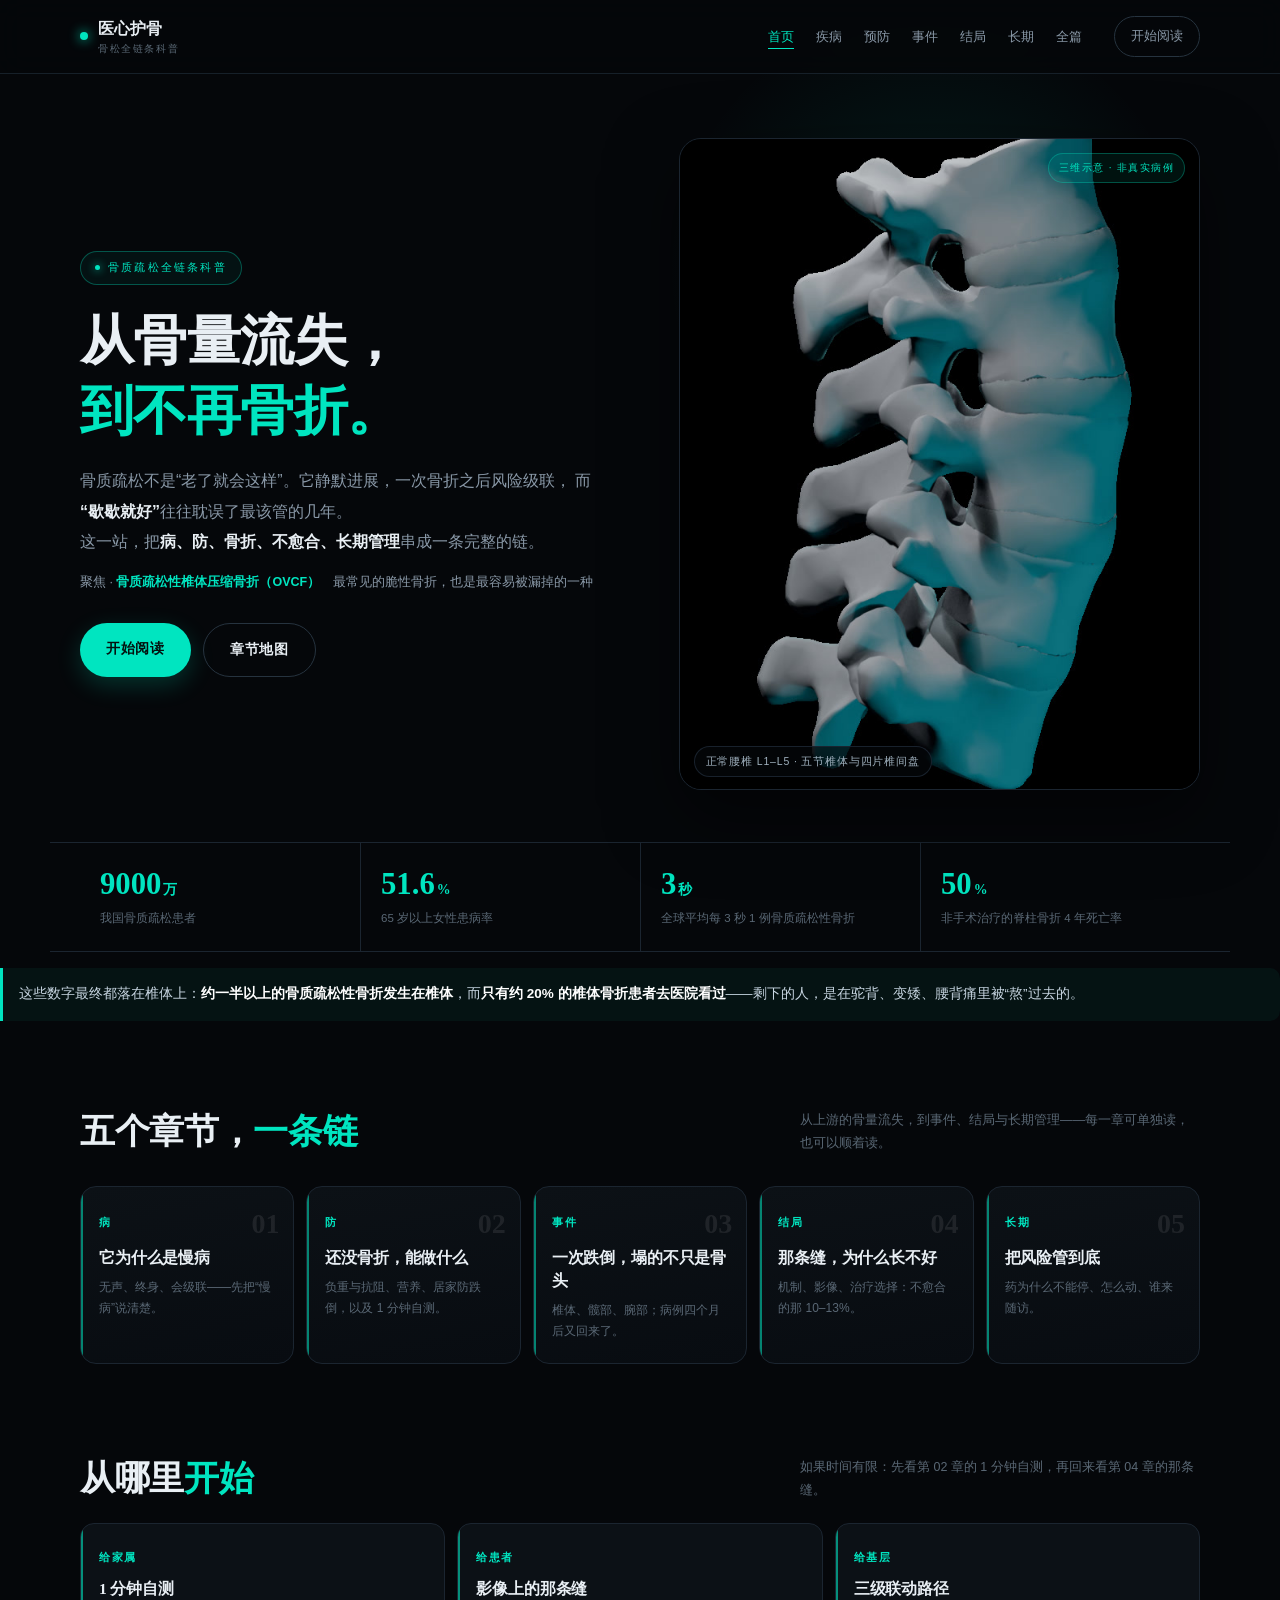
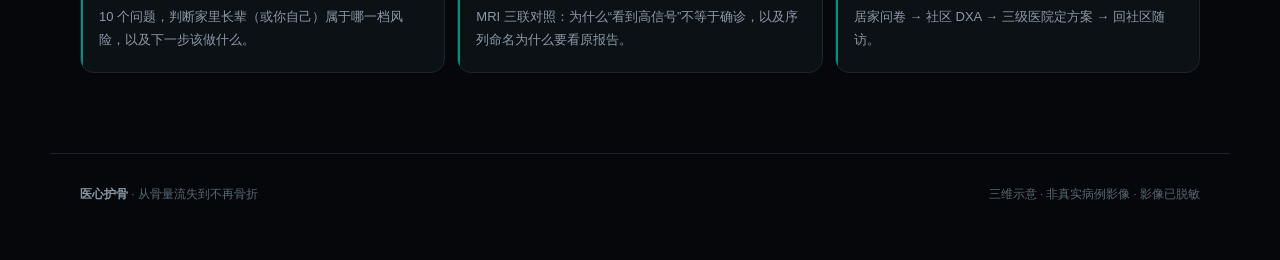
<file: map.html>
<!DOCTYPE html>
<html lang="zh-CN">
<head>
<meta charset="utf-8">
<meta name="viewport" content="width=device-width,initial-scale=1,viewport-fit=cover">
<title>从骨量流失到不再骨折 · 骨质疏松全链条科普</title>
<meta name="description" content="从骨质疏松、脆性骨折，到不愈合与长期管理：一部面向基层与家庭的骨松全链条科普。">
<meta property="og:title" content="从骨量流失到不再骨折 · 骨质疏松全链条科普">
<meta property="og:description" content="从骨质疏松、脆性骨折，到不愈合与长期管理：一部面向基层与家庭的骨松全链条科普。">
<meta property="og:image" content="assets/hero_poster.jpg">
<link rel="stylesheet" href="assets/css/site.css">
<style>
/* OVCF 聚焦 */
.hero-focus{margin:14px 0 0;font-size:12.5px;line-height:1.75;color:var(--mute,#8A99A8)}
.hero-focus b{color:var(--accent,#00E5C0);font-weight:600}
.ovcf{margin:16px 0 6px;padding:14px 16px;border-left:3px solid var(--accent,#00E5C0);
  border-radius:0 10px 10px 0;background:rgba(0,229,192,.05);
  font-size:13.5px;line-height:1.85;color:#C7D5E1}
.ovcf b{color:#fff;font-weight:600}
</style></head>
<body>
<div id="bar"></div>
<header>
  <nav class="nav">
    <a class="logo" href="index.html"><i></i><span>医心护骨<small>骨松全链条科普</small></span></a>
    <ul>
        <li><a href="index.html" class="on">首页</a></li>
        <li><a href="ch1.html">疾病</a></li>
        <li><a href="ch2.html">预防</a></li>
        <li><a href="ch3.html">事件</a></li>
        <li><a href="ch4.html">结局</a></li>
        <li><a href="ch5.html">长期</a></li>
        <li><a href="index.html">全篇</a></li>
    </ul>
    <a class="ghostbtn" href="ch1.html">开始阅读</a>
  </nav>
</header>

<main>
  <section class="hero">
    <div>
      <span class="eyebrow"><i></i>骨质疏松全链条科普</span>
      <h1>从骨量流失，<em>到不再骨折。</em></h1>
      <p class="lead">骨质疏松不是“老了就会这样”。它静默进展，一次骨折之后风险级联，
        而<b>“歇歇就好”</b>往往耽误了最该管的几年。<br>
        这一站，把<b>病、防、骨折、不愈合、长期管理</b>串成一条完整的链。</p>
      <p class="hero-focus">聚焦 · <b>骨质疏松性椎体压缩骨折（OVCF）</b>　最常见的脆性骨折，也是最容易被漏掉的一种</p>
      <div class="cta">
        <a class="btn" href="ch1.html">开始阅读</a>
        <a class="btn ghost" href="#chapters">章节地图</a>
      </div>
    </div>
    <figure class="stage">
      <video src="assets/hero.mp4" poster="assets/hero_poster.jpg" autoplay muted loop playsinline
             preload="metadata" aria-label="正常腰椎 L1–L5 三维示意，缓慢旋转"></video>
      <span class="badge">三维示意 · 非真实病例</span>
      <span class="cap">正常腰椎 L1–L5 · 五节椎体与四片椎间盘</span>
    </figure>
  </section>

  <div class="stats">
    <div class="stat"><div class="n">9000<small>万</small></div><div class="l">我国骨质疏松患者</div></div>

    <div class="stat"><div class="n">51.6<small>%</small></div><div class="l">65 岁以上女性患病率</div></div>
    <div class="stat"><div class="n">3<small>秒</small></div><div class="l">全球平均每 3 秒 1 例骨质疏松性骨折</div></div>
    <div class="stat"><div class="n">50<small>%</small></div><div class="l">非手术治疗的脊柱骨折 4 年死亡率</div></div>
  </div>
  <p class="ovcf">这些数字最终都落在椎体上：<b>约一半以上的骨质疏松性骨折发生在椎体</b>，而<b>只有约 20% 的椎体骨折患者去医院看过</b>——剩下的人，是在驼背、变矮、腰背痛里被“熬”过去的。</p>


  <section class="block" id="chapters">
    <div class="hd">
      <h2>五个章节，<em>一条链</em></h2>
      <p>从上游的骨量流失，到事件、结局与长期管理——每一章可单独读，也可以顺着读。</p>
    </div>
    <div class="chapters">
        <a class="ch" href="ch1.html"><span class="no">01</span><span class="k">病</span><h3>它为什么是慢病</h3><p>无声、终身、会级联——先把“慢病”说清楚。</p></a>
        <a class="ch" href="ch2.html"><span class="no">02</span><span class="k">防</span><h3>还没骨折，能做什么</h3><p>负重与抗阻、营养、居家防跌倒，以及 1 分钟自测。</p></a>
        <a class="ch" href="ch3.html"><span class="no">03</span><span class="k">事件</span><h3>一次跌倒，塌的不只是骨头</h3><p>椎体、髋部、腕部；病例四个月后又回来了。</p></a>
        <a class="ch" href="ch4.html"><span class="no">04</span><span class="k">结局</span><h3>那条缝，为什么长不好</h3><p>机制、影像、治疗选择：不愈合的那 10–13%。</p></a>
        <a class="ch" href="ch5.html"><span class="no">05</span><span class="k">长期</span><h3>把风险管到底</h3><p>药为什么不能停、怎么动、谁来随访。</p></a>
    </div>
  </section>

  <section class="block">
    <div class="hd">
      <h2>从哪里<em>开始</em></h2>
      <p>如果时间有限：先看第 02 章的 1 分钟自测，再回来看第 04 章的那条缝。</p>
    </div>
    <div class="cards" style="margin-top:22px">
      <div class="card"><span class="idx">给家属</span><h3>1 分钟自测</h3><p>10 个问题，判断家里长辈（或你自己）属于哪一档风险，以及下一步该做什么。</p></div>
      <div class="card"><span class="idx">给患者</span><h3>影像上的那条缝</h3><p>MRI 三联对照：为什么“看到高信号”不等于确诊，以及序列命名为什么要看原报告。</p></div>
      <div class="card"><span class="idx">给基层</span><h3>三级联动路径</h3><p>居家问卷 → 社区 DXA → 三级医院定方案 → 回社区随访。</p></div>
    </div>
  </section>
</main>
<footer>
  <div class="row">
    <div><b>医心护骨</b> · 从骨量流失到不再骨折</div>
    <div>三维示意 · 非真实病例影像 · 影像已脱敏</div>
  </div>
</footer>
<script src="assets/js/site.js"></script>
</body>
</html>
</file>
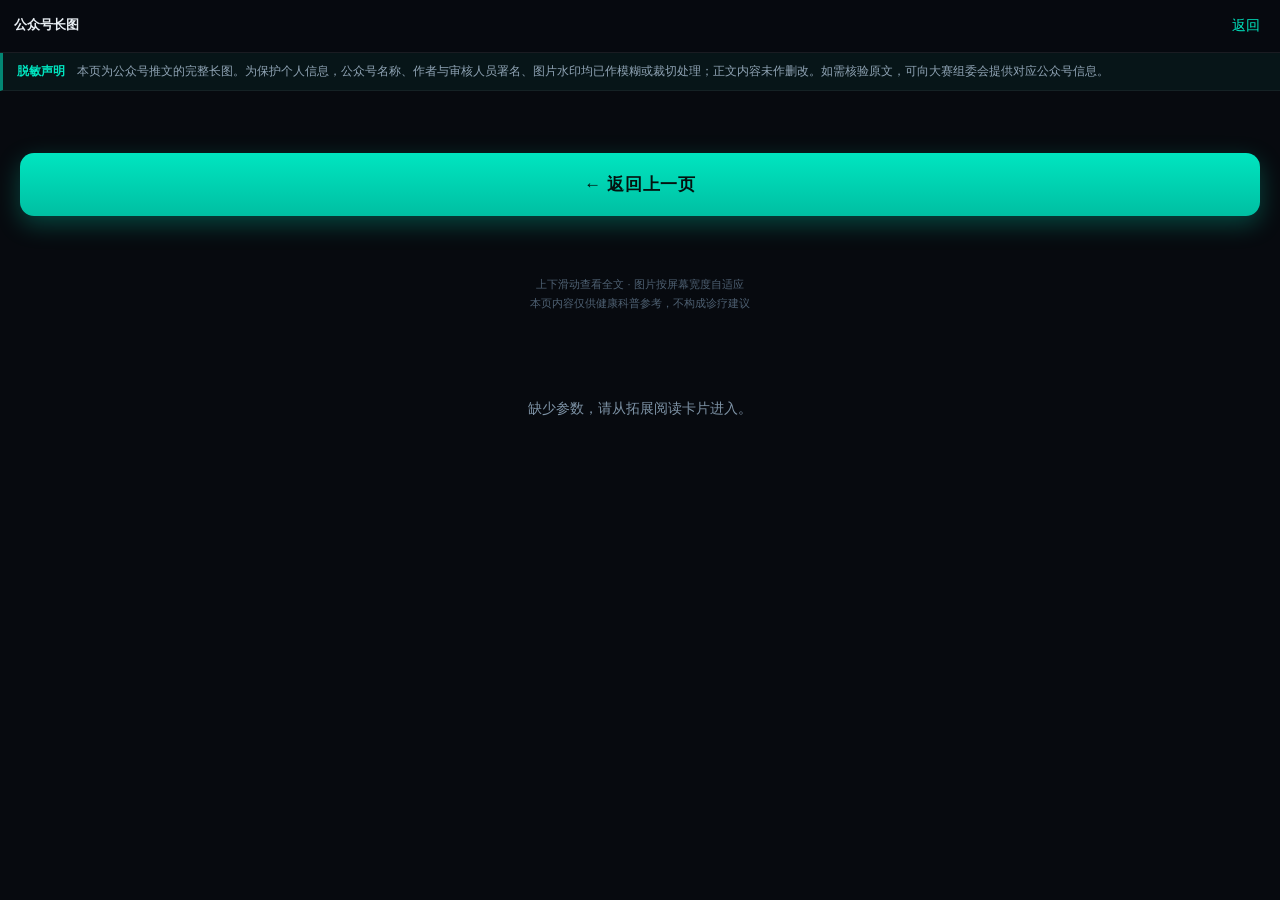
<file: wx/view.html>
<!DOCTYPE html>
<html lang="zh-CN">
<head>
<meta charset="utf-8">
<meta name="viewport" content="width=device-width,initial-scale=1,viewport-fit=cover">
<title>公众号长图 · 拓展阅读</title>
<style>
*{box-sizing:border-box}
html,body{margin:0;padding:0;background:#070A0F}
body{color:#E9EFF4;font:14px/1.6 -apple-system,BlinkMacSystemFont,"PingFang SC","Microsoft YaHei",sans-serif}
.bar{position:sticky;top:0;z-index:9;display:flex;align-items:center;justify-content:space-between;
 padding:11px 14px;background:rgba(7,10,15,.96);
 border-bottom:1px solid rgba(255,255,255,.08);font-size:13px;color:#8A99A8}
.bar b{color:#E9EFF4;font-weight:600;font-size:13px}
.bar a{color:#00E5C0;text-decoration:none;font-size:13.5px;padding:4px 6px}
.notice{margin:0;padding:9px 14px;font-size:12px;line-height:1.62;color:#8FA3B4;
 background:rgba(0,229,192,.05);border-bottom:1px solid rgba(255,255,255,.06);
 border-left:3px solid rgba(0,229,192,.55)}
.notice b{color:#00E5C0;font-weight:600}
.wrap{padding:0 0 36px}
.wrap img{display:block;width:100%;height:auto;max-width:820px;margin:0 auto}
.backbig{display:block;margin:26px 20px 10px;padding:18px 20px;border-radius:14px;
 background:linear-gradient(180deg,#00E5C0,#00BFA2);color:#04120F;font-weight:700;font-size:17px;
 text-align:center;text-decoration:none;letter-spacing:.04em;
 box-shadow:0 8px 24px rgba(0,229,192,.28)}
.backbig:active{transform:translateY(1px)}
.backwrap{padding:0 0 40px}
.tip{text-align:center;font-size:11px;color:#4E6072;padding:9px 14px 22px;line-height:1.7}
.notfound{padding:60px 20px;text-align:center;color:#7E93A6;line-height:1.9}

@media (max-width:480px){
  .bar{padding:9px 12px;font-size:12px}
  .bar b{font-size:12.5px}
  .bar a{font-size:12.5px}
  .notice{padding:8px 12px;font-size:11px;line-height:1.6}
  .tip{font-size:10.5px;padding:8px 12px 20px}
  .backbig{margin:20px 14px 8px;padding:16px 14px;font-size:16px;border-radius:12px}
}
.mob .bar{padding:9px 12px;font-size:12px}
.mob .bar b{font-size:12.5px}
.mob .bar a{font-size:12.5px}
.mob .notice{padding:8px 12px;font-size:11px;line-height:1.6}
.mob .tip{font-size:10.5px;padding:8px 12px 20px}
.mob .backbig{margin:20px 14px 8px;padding:16px 14px;font-size:16px;border-radius:12px}
</style>
</head>
<body>
<div class="bar"><b>公众号长图</b><a id="back" href="../index.html">返回</a></div>
<div class="notice"><b>脱敏声明</b>　本页为公众号推文的完整长图。为保护个人信息，公众号名称、作者与审核人员署名、图片水印均已作模糊或裁切处理；正文内容未作删改。如需核验原文，可向大赛组委会提供对应公众号信息。</div>
<div class="wrap"><img id="shot" alt=""></div>
<div class="backwrap"><a class="backbig" id="backBig" href="../index.html">← 返回上一页</a></div>
<div class="tip">上下滑动查看全文 · 图片按屏幕宽度自适应<br>本页内容仅供健康科普参考，不构成诊疗建议</div>
<script>
(function(){
  var q = new URLSearchParams(location.search);
  var i = q.get('i');
  var back = q.get('back');
  var a = document.getElementById('back');
  if (back) a.setAttribute('href', back);
  else if (document.referrer) a.setAttribute('href', document.referrer);
  var big = document.getElementById('backBig');
  if (big) big.setAttribute('href', a.getAttribute('href'));
  // 同源有历史记录时走 history.back()，浏览器会还原原来的滚动位置
  function bindBack(el){
    if (!el) return;
    el.addEventListener('click', function(e){
      var sameOrigin = false;
      try {
        sameOrigin = document.referrer &&
                     new URL(document.referrer).origin === location.origin;
      } catch (err) { sameOrigin = false; }
      if (sameOrigin && history.length > 1) {
        e.preventDefault();
        history.back();
      }
    });
  }
  bindBack(a);
  bindBack(big);
  var img = document.getElementById('shot');
  if (!i || !/^\d{1,2}$/.test(i)) {
    img.remove();
    document.body.insertAdjacentHTML('beforeend',
      '<div class="notfound">缺少参数，请从拓展阅读卡片进入。</div>');
    return;
  }
  img.src = i + '.webp';
  img.alt = '公众号长图 ' + i;
  img.onerror = function(){
    this.remove();
    document.body.insertAdjacentHTML('beforeend','<div class="notfound">图片未找到。</div>');
  };
})();
</script>

<script>
(function(){
  // 不依赖媒体查询：按实际宽度加类，兼容某些内置浏览器
  function apply(){
    var w = Math.min(window.innerWidth, document.documentElement.clientWidth || 9999);
    document.documentElement.classList.toggle('mob', w <= 520);
  }
  apply();
  window.addEventListener('resize', apply);
})();
</script>
</body>
</html>
</file>
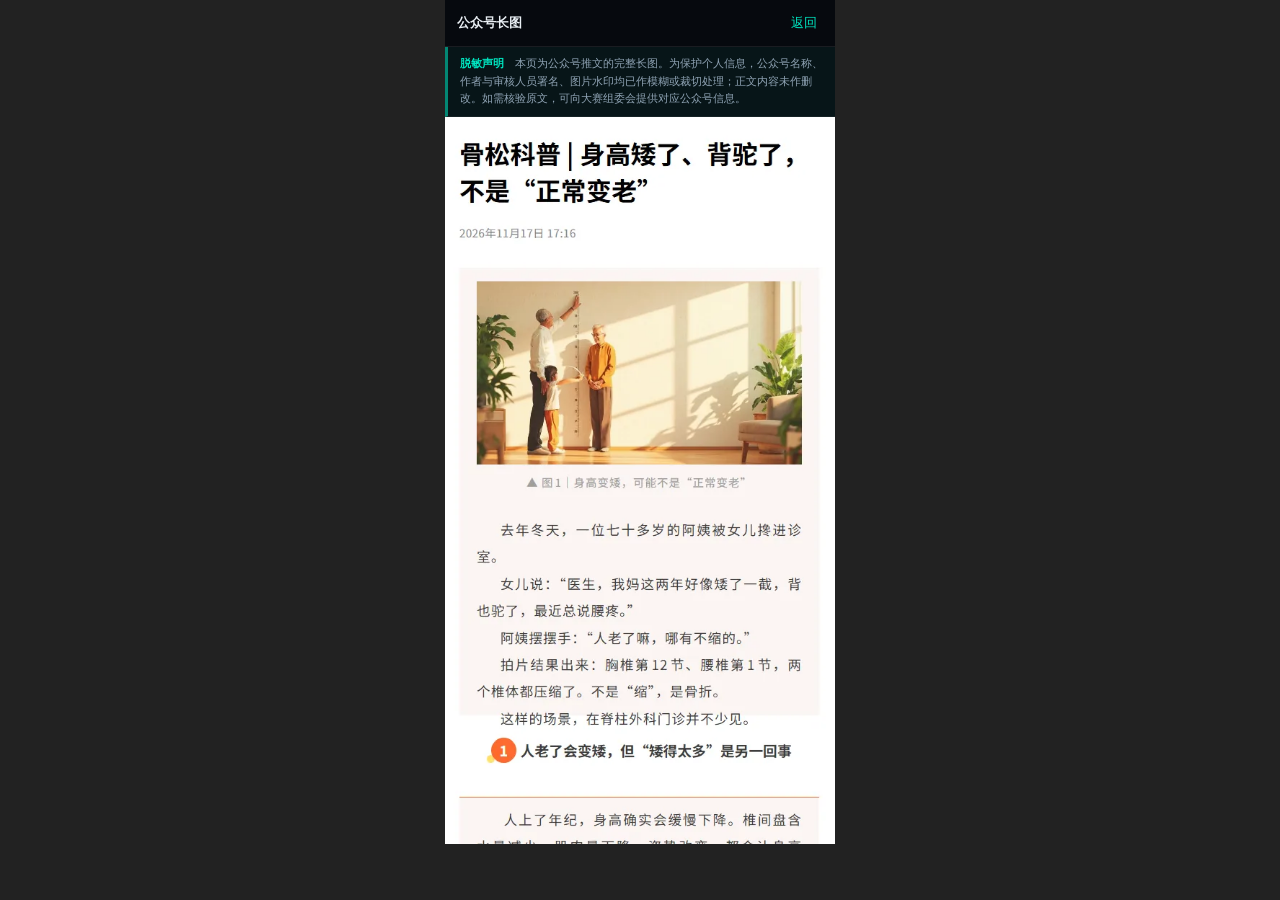
<file: assets/wx/_f2.html>
<!DOCTYPE html><html><head><meta charset="utf-8"><style>html,body{margin:0;background:#222;display:flex;justify-content:center}iframe{width:390px;height:844px;border:0}</style></head><body><iframe src="view.html?i=01&back=../../index.html&v=3"></iframe></body></html>
</file>
<file: assets/css/site.css>
/* =========================================================
   从骨量流失到不再骨折 · 站点样式
   改配色只动 :root；改排版只动 .sec / .cards 等组件
   ========================================================= */
:root{
  --bg:#05070A; --bg2:#080C11; --panel:#0C1116; --panel2:#101821;
  --line:#1B2530; --line2:#26333F;
  --accent:#00E5C0; --accent-dim:rgba(0,229,192,.10);
  --text:#E9EFF4; --mute:#8A99A8; --dim:#5A6875; --warn:#FF8A6B;
  --serif:"Songti SC","Source Han Serif SC","Noto Serif SC","SimSun",serif;
  --sans:"Microsoft YaHei","PingFang SC","Hiragino Sans GB","Noto Sans SC","Segoe UI",Arial,sans-serif;
  --wrap:1180px;
}
*{margin:0;padding:0;box-sizing:border-box;-webkit-tap-highlight-color:transparent}
html{scroll-behavior:smooth;scroll-padding-top:90px}
body{background:var(--bg);color:var(--text);font-family:var(--sans)!important;line-height:1.8;overflow-x:clip;-webkit-font-smoothing:antialiased}
img,video{display:block;max-width:100%}
a{color:inherit;text-decoration:none}
button{font-family:inherit;color:inherit;background:none;border:none;cursor:pointer}
::selection{background:rgba(0,229,192,.25)}

/* ---------- 顶部 ---------- */
#bar{position:fixed;left:0;top:0;height:2px;width:0;background:linear-gradient(90deg,var(--accent),#48F0D2);z-index:200;box-shadow:0 0 12px rgba(0,229,192,.55)}
header{position:sticky;top:0;z-index:150;background:rgba(5,7,10,.78);backdrop-filter:blur(14px);border-bottom:1px solid rgba(27,37,48,.85)}
.nav{max-width:var(--wrap);margin:0 auto;padding:15px 30px;display:flex;align-items:center;gap:26px}
.logo{display:flex;align-items:center;gap:10px;font-family:var(--serif);font-size:15.5px;font-weight:700;white-space:nowrap}
.logo i{width:8px;height:8px;border-radius:50%;background:var(--accent);box-shadow:0 0 12px var(--accent);flex:none}
.logo small{display:block;font-family:var(--sans);font-size:10px;letter-spacing:.16em;color:var(--dim);font-weight:500;margin-top:-3px}
.nav ul{display:flex;gap:22px;margin-left:auto;list-style:none;font-size:13px;color:var(--mute)}
.nav ul a{padding:5px 0;position:relative;transition:color .25s}
.nav ul a::after{content:"";position:absolute;left:0;right:100%;bottom:0;height:1px;background:var(--accent);transition:right .3s}
.nav ul a:hover{color:var(--text)}
.nav ul a:hover::after{right:0}
.nav ul a.on{color:var(--accent)}
.nav ul a.on::after{right:0}
.nav .ghostbtn{margin-left:6px;padding:8px 16px;border-radius:999px;border:1px solid var(--line2);font-size:12.5px;color:var(--mute);transition:.2s}
.nav .ghostbtn:hover{border-color:rgba(0,229,192,.5);color:var(--accent)}

/* ---------- 通用 ---------- */
.wrap{max-width:var(--wrap);margin:0 auto;padding:0 30px}
.eyebrow{display:inline-flex;align-items:center;gap:8px;font-size:11px;letter-spacing:.2em;color:var(--accent);border:1px solid rgba(0,229,192,.32);border-radius:999px;padding:6px 14px;background:rgba(0,229,192,.05)}
.eyebrow i{width:5px;height:5px;border-radius:50%;background:var(--accent);box-shadow:0 0 9px var(--accent)}
h1,h2,h3{font-family:var(--serif);font-weight:900;letter-spacing:-.01em;line-height:1.3}
h1 em,h2 em,h3 em{font-style:normal;color:var(--accent)}
.lead{color:var(--mute);font-size:16px;line-height:1.9}
.lead b{color:var(--text);font-weight:600}

/* ---------- 首页 ---------- */
.hero{max-width:var(--wrap);margin:0 auto;padding:64px 30px 26px;display:grid;grid-template-columns:1.02fr .98fr;gap:56px;align-items:center;position:relative}
.hero::before{content:"";position:absolute;inset:-14% 0 auto auto;width:min(600px,74vw);height:600px;background:radial-gradient(circle,rgba(0,229,192,.10),transparent 62%);pointer-events:none}
.hero h1{font-size:clamp(34px,4.2vw,60px);margin-top:22px}
.hero h1 em{display:block}
.hero .lead{margin-top:20px;max-width:33em}
.hero .cta{display:flex;gap:12px;margin-top:30px;flex-wrap:wrap}
.btn{padding:13px 26px;border-radius:999px;font-size:14px;font-weight:700;letter-spacing:.05em;background:var(--accent);color:#04110E;box-shadow:0 8px 24px rgba(0,229,192,.2);transition:.22s}
.btn:hover{transform:translateY(-2px);box-shadow:0 14px 30px rgba(0,229,192,.3)}
.btn.ghost{background:none;color:var(--text);border:1px solid var(--line2);box-shadow:none}
.btn.ghost:hover{border-color:rgba(0,229,192,.5);color:var(--accent)}
.stage{position:relative;border:1px solid var(--line);border-radius:22px;overflow:hidden;background:linear-gradient(180deg,#0A1017,#04070A);aspect-ratio:4/5;box-shadow:0 26px 70px rgba(0,0,0,.5)}
.stage video,.stage img{width:100%;height:100%;object-fit:cover}
.stage .cap{position:absolute;left:14px;bottom:12px;font-size:10.5px;letter-spacing:.08em;color:#9FB0BD;padding:5px 11px;border-radius:999px;background:rgba(5,7,10,.72);border:1px solid rgba(27,37,48,.9)}
.stage .badge{position:absolute;right:14px;top:14px;font-size:10px;letter-spacing:.14em;color:var(--accent);padding:5px 10px;border-radius:999px;background:rgba(0,229,192,.08);border:1px solid rgba(0,229,192,.3)}

.stats{max-width:var(--wrap);margin:26px auto 0;padding:0 30px;display:grid;grid-template-columns:repeat(4,1fr);border-top:1px solid var(--line);border-bottom:1px solid var(--line)}
.stat{padding:24px 20px;border-left:1px solid var(--line)}
.stat:first-child{border-left:none}
.stat .n{font-family:var(--serif);font-size:clamp(24px,2.4vw,34px);font-weight:900;color:var(--accent);line-height:1.15}
.stat .n small{font-size:.45em;margin-left:2px}
.stat .l{margin-top:7px;font-size:11.5px;color:var(--dim);line-height:1.6}

.block{max-width:var(--wrap);margin:0 auto;padding:82px 30px 10px}
.hd{display:flex;align-items:flex-end;justify-content:space-between;gap:24px;flex-wrap:wrap}
.hd h2{font-size:clamp(24px,2.7vw,36px)}
.hd p{font-size:12.5px;color:var(--dim);max-width:32em}
.chapters{margin-top:32px;display:grid;grid-template-columns:repeat(5,1fr);gap:12px}
.ch{position:relative;border:1px solid var(--line);border-radius:16px;padding:20px 18px 22px;background:linear-gradient(170deg,var(--panel),var(--bg2));transition:.26s;overflow:hidden}
.ch::before{content:"";position:absolute;left:0;top:0;bottom:0;width:2px;background:var(--accent);opacity:.55;transition:.26s}
.ch:hover{transform:translateY(-4px);border-color:rgba(0,229,192,.42);box-shadow:0 16px 36px rgba(0,0,0,.45)}
.ch:hover::before{opacity:1}
.ch .k{font-size:10.5px;letter-spacing:.2em;color:var(--accent);font-weight:700}
.ch h3{font-size:16px;margin-top:10px;line-height:1.45}
.ch p{font-size:12px;color:var(--dim);margin-top:8px;line-height:1.7}
.ch .no{position:absolute;right:14px;top:12px;font-family:var(--serif);font-size:28px;font-weight:900;color:rgba(255,255,255,.085)}

/* ---------- 章节页 ---------- */
.pagehead{max-width:var(--wrap);margin:0 auto;padding:54px 30px 8px;border-bottom:1px solid var(--line)}
.pagehead h1{font-size:clamp(30px,3.6vw,48px);margin-top:18px}
.pagehead .lead{margin-top:16px;max-width:44em}
.pagehead .meta{margin-top:18px;display:flex;gap:16px;flex-wrap:wrap;font-size:11.5px;color:var(--dim);letter-spacing:.04em;padding-bottom:22px}
.pagehead .meta b{color:var(--mute);font-weight:600}

.layout{max-width:var(--wrap);margin:0 auto;padding:30px 30px 40px;display:grid;grid-template-columns:210px 1fr;gap:52px;align-items:start}
.toc{position:sticky;top:96px;font-size:12.5px;line-height:1.6}
.toc .t{font-size:10px;letter-spacing:.2em;color:var(--dim);margin-bottom:12px}
.toc a{display:block;padding:7px 0 7px 12px;color:var(--mute);border-left:1px solid var(--line);transition:.2s}
.toc a:hover{color:var(--text)}
.toc a.on{color:var(--accent);border-left-color:var(--accent)}
.toc .back{margin-top:20px;padding:8px 0;color:var(--dim)}
.toc .back:hover{color:var(--accent)}

.sec{padding:26px 0 34px;border-bottom:1px solid rgba(27,37,48,.65)}
.sec:last-child{border-bottom:none}
.sec .kicker{font-size:10.5px;letter-spacing:.2em;color:var(--accent);font-weight:700}
.sec h2{font-size:clamp(21px,2.2vw,28px);margin-top:10px}
.sec .p{margin-top:14px;color:var(--mute);font-size:15px;line-height:1.95;max-width:62em}
.sec .p b{color:var(--text);font-weight:600}
.sec .p + .p{margin-top:10px}

.cards{display:grid;grid-template-columns:repeat(3,1fr);gap:12px;margin-top:22px}
.cards.two{grid-template-columns:repeat(2,1fr)}
.card{border:1px solid var(--line);background:var(--panel);border-radius:14px;padding:18px 18px 20px;position:relative;overflow:hidden}
.card::before{content:"";position:absolute;left:0;top:0;bottom:0;width:2px;background:var(--accent);opacity:.6}
.card .idx{font-family:var(--serif);font-size:11px;letter-spacing:.14em;color:var(--accent);font-weight:700}
.card h3{font-size:15.5px;margin-top:8px}
.card p{font-size:13px;color:var(--mute);margin-top:7px;line-height:1.75}
.card p b{color:var(--text)}

.kpi{display:grid;grid-template-columns:repeat(3,1fr);gap:12px;margin-top:22px}
.kpi .k{border:1px solid var(--line);border-radius:14px;padding:18px;background:linear-gradient(160deg,rgba(0,229,192,.06),transparent 70%)}
.kpi .k .v{font-family:var(--serif);font-size:clamp(22px,2.2vw,30px);font-weight:900;color:var(--accent);line-height:1.2}
.kpi .k .v small{font-size:.45em;margin-left:2px}
.kpi .k .d{font-size:11.5px;color:var(--dim);margin-top:6px;line-height:1.6}

.callout{margin-top:22px;border-left:2px solid var(--accent);background:linear-gradient(90deg,rgba(0,229,192,.07),transparent 60%);padding:16px 20px;border-radius:0 12px 12px 0;font-size:14px;color:var(--text);line-height:1.85}
.callout b{color:var(--accent)}
.callout.warn{border-left-color:var(--warn);background:linear-gradient(90deg,rgba(255,138,107,.08),transparent 60%)}
.callout.warn b{color:var(--warn)}

.fig{margin-top:24px;border:1px solid var(--line);border-radius:16px;overflow:hidden;background:#04070A}
.fig img,.fig video{width:100%;display:block}
.fig figcaption{padding:11px 16px;font-size:11.5px;color:var(--dim);border-top:1px solid var(--line);line-height:1.7}
.fig.two{display:grid;grid-template-columns:1fr 1fr;gap:1px;background:var(--line)}
.fig.two > *{background:#04070A}

.tl{margin-top:22px;display:grid;gap:10px}
.tl .node{position:relative;border:1px solid var(--line);border-radius:12px;padding:14px 18px;background:var(--panel)}
.tl .node.hot{border-color:rgba(0,229,192,.45);background:linear-gradient(160deg,rgba(0,229,192,.07),var(--panel))}
.tl .when{font-size:10.5px;letter-spacing:.16em;color:var(--accent);font-weight:700}
.tl .what{font-size:14.5px;font-weight:600;margin-top:5px}
.tl .note{font-size:12.5px;color:var(--dim);margin-top:4px;line-height:1.7}

.path{margin-top:22px;display:grid;gap:10px}
.path .step{display:grid;grid-template-columns:22px 1fr;gap:4px 12px;align-items:start}
.path .step .n{width:21px;height:21px;border-radius:50%;border:1px solid rgba(0,229,192,.45);color:var(--accent);font-size:11px;display:flex;align-items:center;justify-content:center;margin-top:3px}
.path .step b{display:block;font-size:14px;font-weight:600}
.path .step span{display:block;font-size:12.5px;color:var(--dim);line-height:1.7}

.check{margin-top:20px;display:grid;gap:8px}
.check label{display:flex;gap:11px;align-items:flex-start;border:1px solid var(--line);border-radius:11px;padding:12px 15px;font-size:13.5px;color:var(--mute);cursor:pointer;background:var(--panel);transition:.2s}
.check label:hover{border-color:rgba(0,229,192,.35)}
.check input{appearance:none;width:16px;height:16px;border-radius:4px;border:1px solid var(--line2);margin-top:3px;flex:none;transition:.2s;position:relative}
.check input:checked{background:var(--accent);border-color:var(--accent)}
.check input:checked::after{content:"";position:absolute;left:4px;top:1px;width:5px;height:9px;border-right:2px solid #04110E;border-bottom:2px solid #04110E;transform:rotate(42deg)}
.check label:has(input:checked){color:var(--text);border-color:rgba(0,229,192,.45)}
#checkResult{margin-top:16px;font-size:13px;color:var(--accent);min-height:1.4em}

.nextprev{margin-top:34px;display:flex;justify-content:space-between;gap:14px;border-top:1px solid var(--line);padding-top:22px}
.nextprev a{font-size:13px;color:var(--mute);transition:.2s}
.nextprev a:hover{color:var(--accent)}
.nextprev .lbl{display:block;font-size:10px;letter-spacing:.18em;color:var(--dim);margin-bottom:3px}

footer{max-width:var(--wrap);margin:70px auto 0;padding:30px 30px 56px;border-top:1px solid var(--line);color:var(--dim);font-size:11.5px}
footer .row{display:flex;justify-content:space-between;gap:20px;flex-wrap:wrap}
footer b{color:var(--mute);font-weight:600}

/* ---------- 响应式 ---------- */
@media (max-width:1080px){
  .hero{grid-template-columns:1fr;gap:36px;padding-top:44px}
  .stage{aspect-ratio:16/12;max-width:520px}
  .chapters{grid-template-columns:repeat(3,1fr)}
  .cards{grid-template-columns:1fr}
  .kpi{grid-template-columns:1fr}
  .layout{grid-template-columns:1fr;gap:0}
  .toc{display:none}
  .nav ul{display:none}
}
@media (max-width:720px){
  .wrap,.hero,.pagehead,.block,.stats,footer{padding-left:18px;padding-right:18px}
  .nav{padding:12px 18px}
  .stats{grid-template-columns:1fr 1fr}
  .stat:nth-child(3){border-left:none}
  .chapters{grid-template-columns:1fr 1fr;gap:10px}
  .fig.two{grid-template-columns:1fr}
  h1{font-size:clamp(28px,8vw,36px)}
}

/* ---------- 相片墙 ---------- */
.wall{margin:24px 0 4px;padding:6px;border:1px solid var(--line);border-radius:16px;
  background:#04070A;display:grid;grid-template-columns:repeat(3,1fr);gap:6px}
.wall > div{overflow:hidden;border-radius:10px;background:#0A0F14}
.wall > .w-hero{grid-column:1 / -1;aspect-ratio:16/8}
.wall > .w-tile{aspect-ratio:4/3}
.wall img{width:100%;height:100%;object-fit:cover;display:block}
.wall > div:last-of-type{grid-column:1 / -1;aspect-ratio:16/7}
.wall figcaption{grid-column:1 / -1;padding:8px 8px 2px;font-size:11.5px;color:var(--dim)}
@media (max-width:720px){
  .wall{grid-template-columns:1fr 1fr}
  .wall > .w-hero{aspect-ratio:16/10}
}



/* ===== 相片墙：多排墙 + 大荧幕立体效果 + 拖动 ===== */
.gallery{margin:24px 0 4px;border:1px solid var(--line);border-radius:18px;
  background:radial-gradient(120% 140% at 50% 0%,#0A1017,#04070A 70%);
  overflow:hidden;position:relative}
.gallery::before,.gallery::after{content:"";position:absolute;top:0;bottom:44px;width:46px;
  pointer-events:none;z-index:3}
.gallery::before{left:0;background:linear-gradient(90deg,rgba(4,7,10,.97),rgba(4,7,10,0))}
.gallery::after{right:0;background:linear-gradient(270deg,rgba(4,7,10,.97),rgba(4,7,10,0))}
.gallery figcaption{grid-column:auto}
.gallery-track{display:grid;grid-auto-flow:column;grid-template-rows:repeat(3,auto);
  grid-auto-columns:calc((100% - 30px) / 4);gap:14px;padding:20px 26px;
  overflow-x:auto;overflow-y:hidden;scrollbar-width:none;
  -webkit-overflow-scrolling:touch;cursor:grab;perspective:1000px}
.gallery-track::-webkit-scrollbar{display:none}
.gallery-track.dragging{cursor:grabbing;user-select:none}
.shot{border-radius:10px;overflow:hidden;background:#0A0F14;aspect-ratio:4/3;
  transform-origin:center center;will-change:transform;
  box-shadow:0 6px 18px rgba(0,0,0,.45);transition:box-shadow .2s}
.shot img{width:100%;height:100%;object-fit:cover;display:block;pointer-events:none}
.gallery figcaption{padding:4px 14px 8px;font-size:11px;color:var(--mute)}
/* 拖动条 */
.wallbar{display:flex;align-items:center;gap:10px;padding:2px 14px 12px}
.wbtn{width:26px;height:26px;border-radius:50%;border:1px solid rgba(0,229,192,.32);
  background:rgba(0,229,192,.06);color:var(--accent);font-size:15px;line-height:1;
  display:flex;align-items:center;justify-content:center;flex:none;cursor:pointer}
.wbtn:active{background:rgba(0,229,192,.18)}
.wrail{position:relative;flex:1;height:26px;border-radius:999px;background:#0A0F14;
  border:1px solid #1B2530;cursor:pointer;overflow:hidden}
.wrail::before{content:"";position:absolute;left:0;top:0;bottom:0;width:100%;
  background:repeating-linear-gradient(90deg,rgba(255,255,255,.05) 0 1px,transparent 1px 12px)}
.wthumb{position:absolute;top:3px;left:3px;height:18px;width:44px;border-radius:999px;
  background:linear-gradient(90deg,#00E5C0,#48F0D2);box-shadow:0 0 12px rgba(0,229,192,.5);
  cursor:grab;transition:width .1s}
.wthumb:active{cursor:grabbing}

@media (max-width:900px){
  .gallery-track{grid-auto-columns:calc((100% - 16px) / 3);gap:12px 8px;padding:24px 20px}
}



/* 全身骨骼图 + 部位标注（红色、进场依次点亮） */
.bodyfig{position:relative;margin:24px 0 4px;border:1px solid #1B2530;border-radius:16px;
  overflow:hidden;background:#000;--mk:#FF4D4D;--mk-rgb:255,77,77}
.bodyfig img{width:100%;display:block}
.bodyfig figcaption{padding:10px 14px;font-size:11px;line-height:1.7;color:#8A99A8;
  border-top:1px solid rgba(27,37,48,.85);background:rgba(10,15,20,.55)}

.mark{position:absolute;transform:translate(-50%,-50%);animation-fill-mode:both}
.bodyfig.pre .mark{opacity:0;transform:translate(-50%,-50%) scale(.25)}
.bodyfig.in .mark{animation:mkin .78s cubic-bezier(.2,.85,.25,1) both}
.bodyfig.in .mark:nth-of-type(2){animation-delay:.5s}
.bodyfig.in .mark:nth-of-type(3){animation-delay:1s}
@keyframes mkin{
  0%{opacity:0;transform:translate(-50%,-50%) scale(.25)}
  55%{opacity:1;transform:translate(-50%,-50%) scale(1.45)}
  100%{opacity:1;transform:translate(-50%,-50%) scale(1)}
}

/* 核心红点 + 双层水波 */
.mark i{position:relative;display:block;width:12px;height:12px;border-radius:50%;
  background:var(--mk);
  box-shadow:0 0 0 2px rgba(var(--mk-rgb),.35),0 0 22px rgba(var(--mk-rgb),.95),
    0 0 44px rgba(var(--mk-rgb),.45)}
.mark i::before,.mark i::after{content:"";position:absolute;left:50%;top:50%;
  width:34px;height:34px;margin:-17px 0 0 -17px;border-radius:50%;
  border:1px solid rgba(var(--mk-rgb),.7);animation:ripple 2.6s ease-out infinite}
.mark i::after{animation-delay:1.3s}
@keyframes ripple{
  0%{transform:scale(.45);opacity:.95}
  70%{opacity:.18}
  100%{transform:scale(2.1);opacity:0}
}

/* 引线 */
.mark::after{content:"";position:absolute;top:50%;left:9px;width:26px;height:1px;
  background:linear-gradient(90deg,rgba(var(--mk-rgb),.9),rgba(var(--mk-rgb),.05));
  transform:translateY(-50%)}
.mark.l::after{left:auto;right:9px;
  background:linear-gradient(270deg,rgba(var(--mk-rgb),.9),rgba(var(--mk-rgb),.05))}

/* 标签 */
.mark .lb{position:absolute;top:50%;left:40px;transform:translateY(-50%);white-space:nowrap;
  display:flex;align-items:baseline;gap:6px;
  padding:6px 12px;border-radius:10px;font-size:13px;line-height:1.35;
  background:rgba(14,6,8,.9);border:1px solid rgba(var(--mk-rgb),.55);
  box-shadow:0 6px 20px rgba(0,0,0,.6),0 0 14px rgba(var(--mk-rgb),.16) inset}
.mark.l .lb{left:auto;right:40px}
.mark .lb b{color:#FFE9E9;font-weight:800;letter-spacing:.02em}
.mark .lb em{font-style:normal;color:var(--mk);font-size:12px;font-weight:700}
@media (max-width:430px){
  .mark .lb{font-size:12px;padding:5px 9px;gap:5px}
  .mark .lb em{font-size:11px}
}

/* 踝泵视频块 */
.ankle{margin:26px 0 6px;border:1px solid #1B2530;border-radius:16px;overflow:hidden;
  background:linear-gradient(180deg,#0A1017,#06090D)}
.ankle-hd{display:flex;align-items:baseline;justify-content:space-between;gap:10px;
  padding:13px 16px;border-bottom:1px solid rgba(27,37,48,.9)}
.ankle-hd b{font-size:14px;letter-spacing:.01em;color:#E9EFF4}
.ankle-hd i{font-style:normal;font-size:11px;letter-spacing:.08em;color:#00E5C0}
.ankle-vid{width:100%;height:auto;aspect-ratio:1/1;display:block;background:#04070A}
.ankle p{padding:12px 16px 0;font-size:13px;line-height:1.9;color:#8A99A8}
.ankle p b{color:#E9EFF4}
.ankle .vnote{padding-top:8px;padding-bottom:14px;font-size:11.5px;color:#5E6C79}

/* 自测分组标题 */
.check .qgroup{margin:6px 0 -2px;font-size:12px;letter-spacing:.06em;color:var(--accent);
  font-weight:600}
.check .qgroup:first-child{margin-top:16px}

/* OSTA 速算 */
.osta{margin:18px 0 6px;padding:16px 16px 14px;border:1px solid rgba(255,255,255,.08);
  border-radius:13px;background:rgba(255,255,255,.02)}
.osta-hd{font-size:13px;font-weight:600;color:var(--accent);letter-spacing:.02em}
.osta-sub{margin:8px 0 12px;font-size:12.5px;line-height:1.7;color:var(--mute)}
.osta-row{display:flex;gap:10px;flex-wrap:wrap;align-items:center}
.osta-row label{display:flex;align-items:center;gap:6px;font-size:12.5px;color:var(--mute)}
.osta-row input{width:74px;padding:8px 10px;border-radius:9px;border:1px solid rgba(255,255,255,.12);
  background:#0B1116;color:var(--text);font-size:13.5px}
.osta-row button{padding:9px 16px;border-radius:9px;background:var(--accent);color:#04120F;
  font-weight:600;font-size:13px}
.osta-res{margin:12px 0 0;font-size:13px;line-height:1.7;color:var(--text)}

.osta-why{margin:10px 0 0;font-size:12px;line-height:1.75;color:var(--mute)}
.osta-note{margin:10px 0 0;font-size:11.5px;line-height:1.7;color:var(--mute);border-left:2px solid rgba(0,229,192,.45);padding-left:10px}
.hit{display:flex;gap:8px;flex-wrap:wrap;margin:0 0 10px;font-size:12px;line-height:1.6}
.hit span{padding:3px 10px;border-radius:999px;border:1px solid transparent;letter-spacing:.02em}
.hit .hit-red{color:#FF7A7A;border-color:rgba(255,122,122,.5);background:rgba(255,122,122,.10);font-weight:600}
.hit .hit-mute{color:var(--mute);border-color:rgba(255,255,255,.14)}
.hit .hit-off{color:#4C5762;border-color:rgba(255,255,255,.07)}

details.rules{margin:16px 0 4px;border:1px solid rgba(255,255,255,.08);border-radius:12px;
  padding:0 14px;background:rgba(255,255,255,.02)}
details.rules summary{cursor:pointer;list-style:none;padding:12px 0;font-size:12.5px;
  color:var(--mute);user-select:none;text-align:left;display:flex;align-items:center;gap:4px}
details.rules summary::marker{content:""}
details.rules summary::-webkit-details-marker{display:none}
details.rules summary::before{content:"＋ ";color:var(--accent)}
details.rules[open] summary::before{content:"－ "}
details.rules p{margin:0 0 12px;font-size:12px;line-height:1.75;color:var(--mute)}
details.rules summary{justify-content:flex-start;font-weight:400;border-bottom:0}
details.rules summary::after{content:"";display:none}
details.rules[open] summary{border-bottom:1px solid rgba(255,255,255,.07)}

.check .sex,.sex{display:inline-block;margin-left:8px;font-style:normal;font-size:11px;color:var(--accent);border:1px solid rgba(0,229,192,.35);border-radius:6px;padding:1px 6px;vertical-align:middle}
.check .qm{display:none}
.check.male .qf{display:none}
.check.male .qm{display:inline}
.check [data-only="f"][hidden]{display:none}

/* 受测者性别切换 */
.sexpick{display:flex;align-items:center;gap:8px;flex-wrap:wrap;margin:18px 0 6px;
  font-size:12.5px;color:var(--mute)}
.sexpick button{padding:7px 16px;border-radius:999px;border:1px solid rgba(255,255,255,.14);
  font-size:13px;color:var(--mute);background:none;cursor:pointer}
.sexpick button.on{background:var(--accent);color:#04120F;border-color:var(--accent);font-weight:600}
.sexpick i{font-style:normal;font-size:11px;color:#5E6C79}
.osta.disabled{opacity:.42}
.osta.disabled input,.osta.disabled button{cursor:not-allowed}
.res-note{margin:12px 0 0;padding-top:10px;font-size:11.5px;line-height:1.75;color:var(--mute);border-top:1px solid rgba(255,255,255,.07)}
.osta-hint{margin:9px 0 0;font-size:11.5px;line-height:1.7;color:var(--mute)}
.osta-hint b{color:var(--accent);font-weight:600}

/* 时间轴：再次发病节点波纹 */
@keyframes tlRipple{
  0%{transform:scale(.55);opacity:.8}
  70%{transform:scale(1.95);opacity:0}
  100%{transform:scale(1.95);opacity:0}
}
@media (prefers-reduced-motion: reduce){
  .tl .node.hot::after{animation:none}
}

@keyframes tlPulse{
  0%{box-shadow:0 0 0 0 rgba(0,229,192,.55)}
  70%{box-shadow:0 0 0 13px rgba(0,229,192,0)}
  100%{box-shadow:0 0 0 0 rgba(0,229,192,0)}
}
@media (prefers-reduced-motion: reduce){.tl .node.hot::before{animation:none}}

/* 时间轴：按顺序依次出现 */
.tl .node{opacity:0;transform:translateY(10px);
  transition:opacity .55s ease, transform .55s ease}
.rv.in .tl .node{opacity:1;transform:none}
.rv.in .tl .node:nth-child(1){transition-delay:.15s}
.rv.in .tl .node:nth-child(2){transition-delay:.62s}
.rv.in .tl .node:nth-child(3){transition-delay:1.09s}
.rv.in .tl .node:nth-child(4){transition-delay:1.56s}
/* 竖线从上往下画出来 */
.tl::before{transform-origin:top;transform:scaleY(0);
  transition:transform .9s cubic-bezier(.3,.7,.3,1) .1s}
.rv.in .tl::before{transform:scaleY(1)}
/* 波纹等节点出现后再起 */
.tl .node.hot::before{animation-delay:1.6s}
@media (prefers-reduced-motion: reduce){
  .tl .node,.tl::before{opacity:1!important;transform:none!important;
    transition:none!important}
}

/* 自查信号速查卡 */
details.sheet{margin:18px 0 10px;border:1px solid var(--line);border-radius:12px;
  padding:0 16px;background:var(--panel)}
details.sheet summary{cursor:pointer;list-style:none;padding:13px 0;font-size:13px;
  color:var(--dim);display:flex;align-items:center;gap:4px;justify-content:flex-start;
  font-weight:400;border-bottom:0}
details.sheet summary::-webkit-details-marker{display:none}
details.sheet summary::marker{content:""}
details.sheet summary::before{content:"＋ ";color:var(--accent)}
details.sheet[open] summary::before{content:"－ "}
details.sheet summary::after{content:none!important;display:none!important}
details.sheet[open] summary{border-bottom:1px solid var(--line)}
.sheet-grp{margin:14px 0 10px}
.sheet-grp b{display:block;font-size:12.5px;color:var(--accent);margin-bottom:6px}
.sheet-grp ul{margin:0;padding-left:16px}
.sheet-grp li{font-size:13px;line-height:1.85;color:var(--text)}
.sheet-note{margin:6px 0 14px;font-size:11.5px;color:var(--dim)}

/* 09 屏：微环境 + 三点并列指向不愈合 */
.fig.me{margin:18px 0 6px}
.me img{display:block;width:100%;height:auto}
.me figcaption{font-size:11.5px;color:var(--dim);line-height:1.7;padding-top:8px}
.cause{margin:20px 0 6px;display:grid;grid-template-columns:minmax(0,1fr) 34px auto;
  align-items:stretch;gap:0 10px}
.cause-list{display:flex;flex-direction:column;justify-content:space-between;gap:10px;min-width:0}
.ci{display:flex;gap:9px;align-items:flex-start}
.ci i{flex:none;font-style:normal;font-size:11px;font-weight:800;color:#4E6072;margin-top:3px}
.ci>div{min-width:0}
.ci b{display:block;font-size:13.5px;font-weight:700;color:var(--text);line-height:1.5}
.ci span{display:block;font-size:12px;color:var(--dim);line-height:1.65;margin-top:1px}
.cause-brace{width:100%;height:100%;color:var(--accent);opacity:.85}
.cause-brace path{fill:none;stroke:currentColor;stroke-width:2.2;stroke-linecap:round;
  vector-effect:non-scaling-stroke}
.cause-out{align-self:center;font-size:14px;font-weight:800;color:#FF8A7A;letter-spacing:.08em;
  border:1px solid rgba(255,107,87,.45);background:rgba(255,107,87,.08);border-radius:9px;
  padding:8px 10px;white-space:nowrap}
@media (max-width:520px){
  .cause{grid-template-columns:minmax(0,1fr) 24px auto;gap:0 5px}
  .ci b{font-size:13px}
  .ci span{font-size:11.5px}
  .cause-out{font-size:13px;padding:7px 8px}
}
</file>
